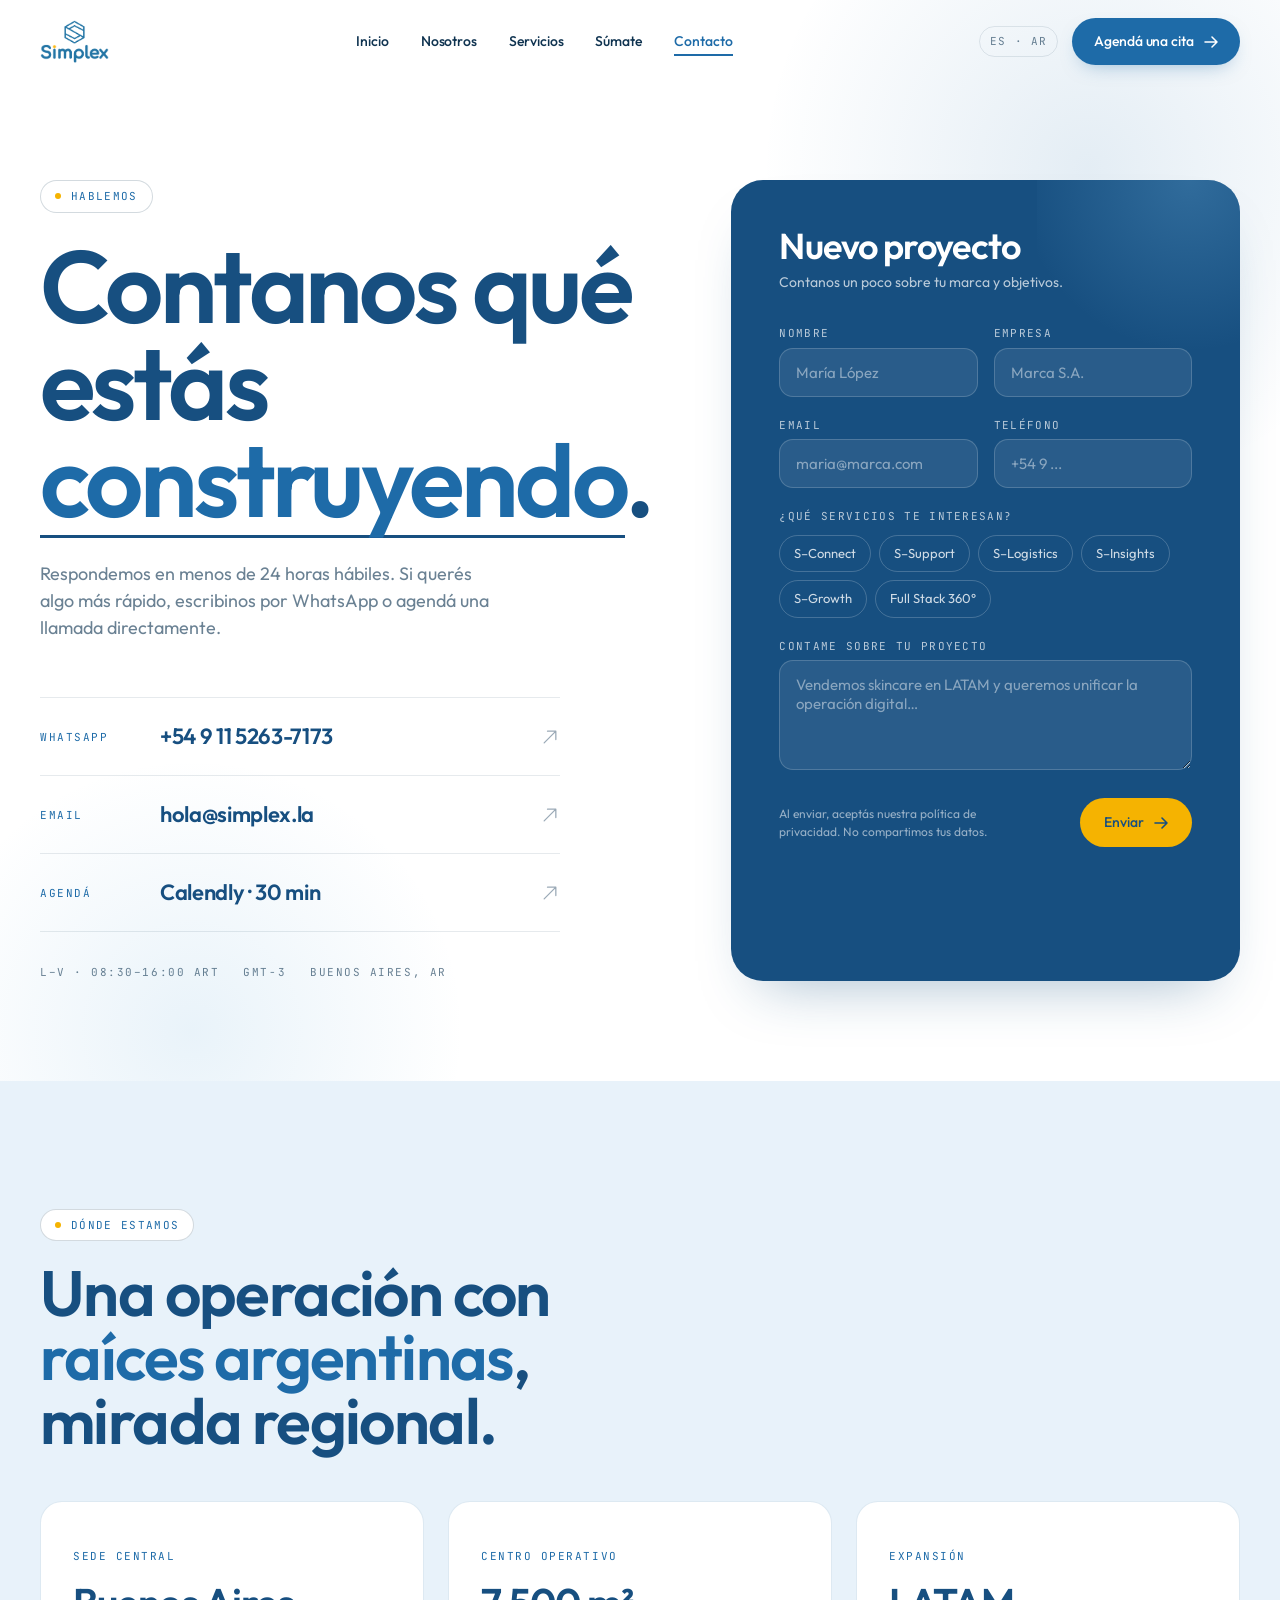
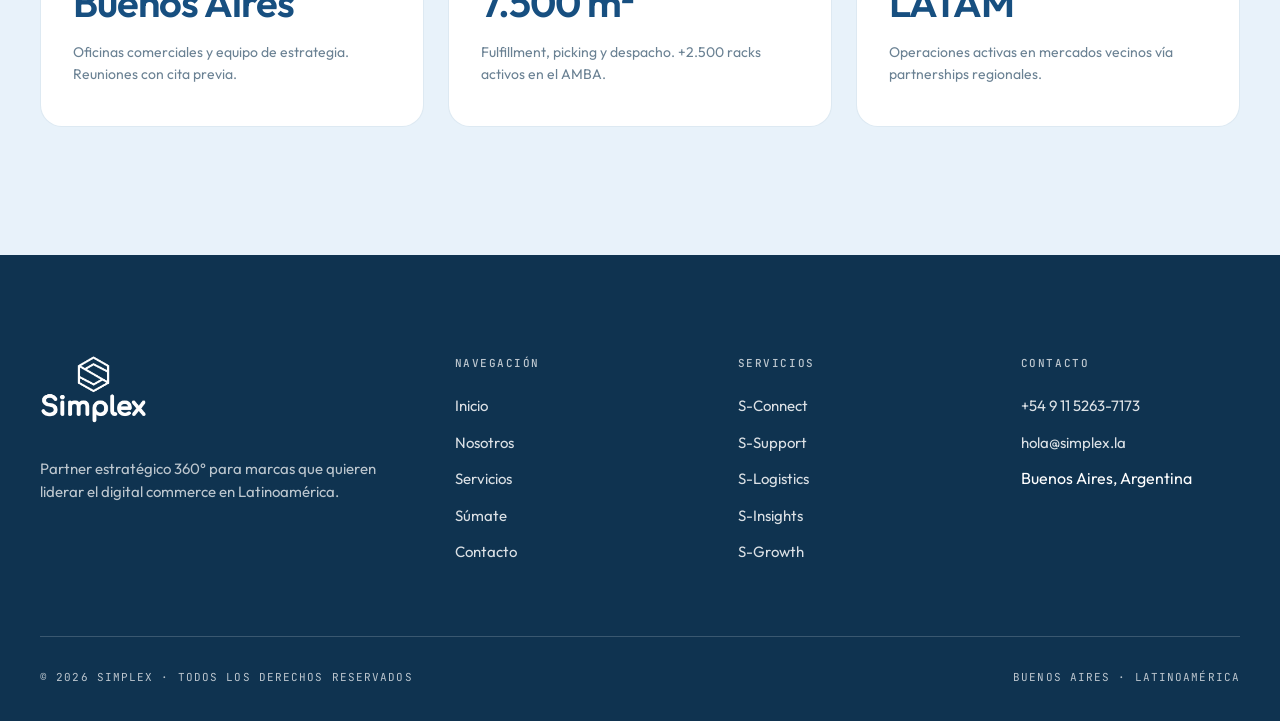
<file: contacto.html>
<!DOCTYPE html>
<html>
<head>
  <meta charset="utf-8">
  <title>Contacto — Simplex</title>
  <style>
    * { margin: 0; padding: 0; box-sizing: border-box; }
    body { background: #ffffff; display: flex; align-items: center; justify-content: center; min-height: 100vh; font-family: -apple-system, BlinkMacSystemFont, sans-serif; }
    #__bundler_loading { position: fixed; bottom: 20px; right: 20px; font: 13px/1.4 -apple-system, BlinkMacSystemFont, sans-serif; color: #666; background: #fff; padding: 8px 14px; border-radius: 8px; box-shadow: 0 1px 4px rgba(0,0,0,0.12); z-index: 10000; }
    #__bundler_thumbnail { position: fixed; inset: 0; width: 100%; height: 100%; display: flex; align-items: center; justify-content: center; background: #ffffff; z-index: 9999; }
    #__bundler_thumbnail svg { width: 100%; height: 100%; object-fit: contain; }
    #__bundler_placeholder { color: #999; font-size: 14px; }
  </style>
  <noscript>
    <style>#__bundler_loading { display: none; }</style>
    <div style="position:fixed;bottom:12px;left:12px;font:13px/1.4 -apple-system,BlinkMacSystemFont,sans-serif;color:#999;background:rgba(255,255,255,0.9);padding:6px 12px;border-radius:6px;box-shadow:0 1px 4px rgba(0,0,0,0.08);z-index:10000;">
      This page requires JavaScript to display.
    </div>
  </noscript>
</head>
<body>
  <div id="__bundler_thumbnail">
  <svg viewBox="0 0 1200 800" xmlns="http://www.w3.org/2000/svg">
    <rect width="1200" height="800" fill="#ffffff"></rect>
    <g transform="translate(600 380)"><circle r="170" fill="none" stroke="#1E4AE9" stroke-width="14"></circle><path d="M -85 -18 Q 0 -115 85 -18 Q 0 78 -85 -18 Z" fill="#1E4AE9"></path><circle cx="0" cy="-18" r="17" fill="#ffffff"></circle></g>
    <text x="600" y="640" text-anchor="middle" font-family="sans-serif" font-size="48" font-weight="600" fill="#0A1233" letter-spacing="3">SIMPLEX · CONTACTO</text>
  </svg>
</div>
  <div id="__bundler_loading">Unpacking...</div>

  <script>
    
document.addEventListener('DOMContentLoaded', async function() {
  const loading = document.getElementById('__bundler_loading');
  function setStatus(msg) { if (loading) loading.textContent = msg; }

  // Error sink persists across replaceWith since it's on window, not the DOM.
  window.addEventListener('error', function(e) {
    var p = document.body || document.documentElement;
    var d = document.getElementById('__bundler_err') || p.appendChild(document.createElement('div'));
    d.id = '__bundler_err';
    d.style.cssText = 'position:fixed;bottom:12px;left:12px;right:12px;font:12px/1.4 ui-monospace,monospace;background:#2a1215;color:#ff8a80;padding:10px 14px;border-radius:8px;border:1px solid #5c2b2e;z-index:99999;white-space:pre-wrap;max-height:40vh;overflow:auto';
    d.textContent = (d.textContent ? d.textContent + String.fromCharCode(10) : '') +
      '[bundle] ' + (e.message || e.type) +
      (e.filename ? ' (' + e.filename.slice(0, 60) + ':' + e.lineno + ')' : '');
  }, true);

  try {
    const manifestEl = document.querySelector('script[type="__bundler/manifest"]');
    const templateEl = document.querySelector('script[type="__bundler/template"]');
    if (!manifestEl || !templateEl) {
      setStatus('Error: missing bundle data');
      console.error('[bundler] Missing script tags — manifestEl:', !!manifestEl, 'templateEl:', !!templateEl);
      return;
    }

    const manifest = JSON.parse(manifestEl.textContent);
    let template = JSON.parse(templateEl.textContent);

    const uuids = Object.keys(manifest);
    setStatus('Unpacking ' + uuids.length + ' assets...');

    const blobUrls = {};
    await Promise.all(uuids.map(async (uuid) => {
      const entry = manifest[uuid];
      try {
        const binaryStr = atob(entry.data);
        const bytes = new Uint8Array(binaryStr.length);
        for (let i = 0; i < binaryStr.length; i++) bytes[i] = binaryStr.charCodeAt(i);

        let finalBytes = bytes;
        if (entry.compressed) {
          if (typeof DecompressionStream !== 'undefined') {
            const ds = new DecompressionStream('gzip');
            const writer = ds.writable.getWriter();
            const reader = ds.readable.getReader();
            writer.write(bytes);
            writer.close();
            const chunks = [];
            let totalLen = 0;
            while (true) {
              const { done, value } = await reader.read();
              if (done) break;
              chunks.push(value);
              totalLen += value.length;
            }
            finalBytes = new Uint8Array(totalLen);
            let offset = 0;
            for (const chunk of chunks) { finalBytes.set(chunk, offset); offset += chunk.length; }
          } else {
            console.warn('DecompressionStream not available, asset ' + uuid + ' may not render');
          }
        }

        blobUrls[uuid] = URL.createObjectURL(new Blob([finalBytes], { type: entry.mime }));
      } catch (err) {
        console.error('Failed to decode asset ' + uuid + ':', err);
        blobUrls[uuid] = URL.createObjectURL(new Blob([], { type: entry.mime }));
      }
    }));

    const extResEl = document.querySelector('script[type="__bundler/ext_resources"]');
    const extResources = extResEl ? JSON.parse(extResEl.textContent) : [];
    const resourceMap = {};
    for (const entry of extResources) {
      if (blobUrls[entry.uuid]) resourceMap[entry.id] = blobUrls[entry.uuid];
    }

    setStatus('Rendering...');
    for (const uuid of uuids) template = template.split(uuid).join(blobUrls[uuid]);

    // Strip integrity + crossorigin — blob URLs from a file:// document inherit
    // a null origin, so crossorigin forces a CORS fetch that SRI then rejects.
    // The manifest bytes are ours; SRI protects against CDN compromise, not this.
    template = template.replace(/\s+integrity="[^"]*"/gi, '').replace(/\s+crossorigin="[^"]*"/gi, '');

    const resourceScript = '<script>window.__resources = ' +
      JSON.stringify(resourceMap).split('</' + 'script>').join('<\\/' + 'script>') +
      ';</' + 'script>';
    // Inject after <head> so the DOCTYPE stays first; prepending the script
    // would push the parser into quirks mode. DOMParser always emits a <head>
    // (synthesizing one if the source HTML omitted it) but may carry
    // attributes through, so match the full opening tag. slice() rather than
    // replace() keeps us clear of $-pattern substitution in resourceScript.
    const headOpen = template.match(/<head[^>]*>/i);
    if (headOpen) {
      const i = headOpen.index + headOpen[0].length;
      template = template.slice(0, i) + resourceScript + template.slice(i);
    }

    // Parse the template and swap the root element. Scripts inserted via
    // DOMParser/replaceWith are inert per spec — re-create each with
    // createElement so they execute, awaiting onload for src scripts to
    // preserve ordering (React before ReactDOM before Babel before text/babel).
    const doc = new DOMParser().parseFromString(template, 'text/html');
    document.documentElement.replaceWith(doc.documentElement);
    const dead = Array.from(document.scripts);
    for (const old of dead) {
      const s = document.createElement('script');
      for (const a of old.attributes) s.setAttribute(a.name, a.value);
      s.textContent = old.textContent;
      // text/babel scripts with a src: fetch and inline. transformScriptTags
      // does XHR against the src, but blob:null/ from a file:// origin is
      // silently dropped. Inlining makes it a plain inline babel script,
      // which transformScriptTags handles unconditionally.
      if ((s.type === 'text/babel' || s.type === 'text/jsx') && s.src) {
        const r = await fetch(s.src);
        s.textContent = await r.text();
        s.removeAttribute('src');
      }
      const p = s.src ? new Promise(function(r) { s.onload = s.onerror = r; }) : null;
      old.replaceWith(s);
      if (p) await p;
    }
    // Babel standalone auto-transforms type=text/babel on DOMContentLoaded,
    // which fired before we swapped the document. Trigger manually if present.
    if (window.Babel && typeof window.Babel.transformScriptTags === 'function') {
      window.Babel.transformScriptTags();
    }
  } catch (err) {
    setStatus('Error unpacking: ' + err.message);
    console.error('Bundle unpack error:', err);
  }
});

  </script>

  <script type="__bundler/manifest">
{"4ee4ac3d-0b1c-4bb1-a2c5-ff1dc6b29afc":{"mime":"application/javascript","compressed":true,"data":"H4sIAAAAAAAACrVXzW7cNhC++ykGymFXiCV5HW/S2CuhTmC0Buw0yObSW8bSWGJCkQrJlW0kBvoQfYEecyvQQ4Ae7TfpkxTU30rrtZ0Y7WEX/[base64]/bedrUeIpTAYG3kTY7gTvWymfdqDhJW35UCxNDP9HOgCRSvAUaSekWnKyYkO5nD1FfbfzAIrcr+PDcaJEXBihFcolqO66JkC2E9JJNd/wEIgxMxgb2umy7QH4aFS8syBM5bYoCc7DmRkXa/HJaOzF/I8dLZgCyY7YNdOGec244KcaGa5giR0jifwLJtsH/8A23wKU28KUwe0UfIDhU5znF9KLlW76rUW/U7QfrcUYxE6Si5EMlh+L5lo14NoFugy7TG1NiezQGA1fNcrB3U9GlaEpkY1pNQzZ11eq0Qw0dsd7teqXqpYMkjHGpmqDAyEvrHoDFX+kwLTuLSmxtygt1koVlQNpjZJTvQalRGkgLRRaK6/pCyW8OTp1tWfUKBCyFHFqOHjguDjgpEiAZwlpFABcUhYygxyiGWek4oJSMARGiYk5tdfFIvRnwXFgNn+EbyF6ljyVaKznegVlpRizK7/ErMg21kRWPAbPHMWrUtQr2DOAs7uVLujSt6re2dlvF/[base64]/leoA42yMEEbVC6j2AX3bimoy1aMHwjDsP4pcQL/[base64]/ULpDA6FIaVrLn45sYeZ1HhMwihGusdDs9J9WVRtVfSQz/QSRqQukG9QpWRWCWJi5O41zl7aKEymSGeSJ7uw5U82QUlpjlGlTOzCaKs4B/vzps1o1KjedQ5UFXHvCBC3njLpyzq6MXHX3du4dC1L/wITcnjLYhAAAA=="},"d3888b42-752e-40b8-8511-9f9771d987f5":{"mime":"font/woff2","compressed":false,"data":"d09GMgABAAAAAAZoABMAAAAADOQAAAYFAAEAAAAAAAAAAAAAAAAAAAAAAAAAAAAAGhwbHhwoBmA/U1RBVIEgJx4AdC9MEQgKhGSEAAsgADCDOgE2AiQDOgQgBYdGB4EUDAcbFgtRlEzSeBRfJcRxXSwko8GaGu0rSEK9OeT37Ame5+m0P/cNAlZysqTS/YDQLp2uOkdrbV41JPX9JpjInticaMQSVTKRECFc3IPshhLlnEL9X0haNplWUHRyQlHA9H0tooCT9+5/rdU/qESaDngJEBIpk07s755rxdQir4tm1bgNDQWvXKYRslZWdQZK7FoOOWn53PHs2p4IArgBAEEwEAQBBAGcJJOM9OqzfQxRdAALAAI4ySUX5eNtftF0U4E0gPfpuhon12GAukKNAxiI9pYpEAkAChxMOZWNJzBgAXiP6Pu1C90/QbsgxenIvf/+CpWr/gDpGAiCHQVEYwLZqLVzOdMHfAHzBnw+hHmOzeuQjBsNQYkfAAE0QIku14F6C1AAYtPSQR2Blm5hTC+9GmcVq4qGnAL5QI5AJdTLFPkvIwAIxns8AD9RVeXkLA/APAAFaEA0GgJEozMNEIkfDYWHdIJ+eV+U/[base64]/mFxR3NRm3VhM5du/r3/r94ll7/+92CToea3uPytidHJyru5mfcifn02+rui1H+LiOl67umgyVTOCIseMperjxlKDj5qnOSyQKZNJYMikpWfg40SB1p6t406sCsz0aGqSNMAxB6YQP3Xw2zlo8pSagZtR1aTAT6CKGTRqI62b1U/lBdp6tp0+ldVGaZoaq0vS/eJLH+RMWis5f1syoGLJa3NXSVc0l5fw9Cycf+X0JZ9EfpjTb+zewlrdqsCX1zdIvAv8uQhg4kkVQV5sJjq8yAE1AJWgcrVXEGQ1rlF/MBaVzL8fQYBqfADUAhBLMpnU0cIsgi8en++f5/kgAAh2stLBv/evjIQ/98Vlp/5/xlK6NVeo3dXZSX3/fPT6+69//E+IAdo4O3cSkHl1b0fHoeLwWZThcP4cnZoa2sbJ7eawfsXIjH7DXjjZzg1rb4fenm1pxzqmmGP4U2PjnIQPkhiNPQaZwzjKS4e2a07vidM74k6f8LpNqqryovbti8qrspsP/f61nv/3QyHS+wy0ZnYdzPMOdmGPLYNiHbKjmkRo7BHIHMZe8vTlDN3uCIcv7Ii/2HXGYdMoLk5ynJElk4qdzvCen6YZe8Khm3KwdXb+m6qwhEzpvtiZkZYWCjnrW1qb6mV+U2tz3aUS7BW0jv8zkkIkSXiWNhNRSlNqm3FmX3TX4QTz/Hlc8XSDAKpW7/Ok/D3V13zarmn7AH/+8MgdAH/+8d0JsiyqRnsFMFEACHya1WqcT1B39RwIE/Xa6aXqSYB/GS57ThEAwOcC4CcOAXxko5GGlp5VOjqKA41FdwBvqXQChWSlo8IrZ1CjWd5AnWK5Bg0SZRWaFMqARC+1Ep1JwC121PHKGTRwcwFN7JxCG5F0oItqnkE3lWxCD6UMQS/1xKIPN86/6ccJjIBkDxQbTA8kvCebKNMi3QOewrADKZBVvktvLtNzIyxCkmd2V3Isg9FiIXgWmQcjKFtQiRxHd1Yxap0ezsrzWBwT8IrUKsOYsq/hSk90PJXJ0GMlnqTHUjpWn6FWbZ+w7XPln6L0VB+FFAUqKaWSCioKVUFmU2jJpU0luwi75BytqY7v3XwJUnn0NxKcmi0HlnRG0UA7cXrLMDrKF1BPSWxB1ltbke4/J/m8u20u3s9ieexWNxOS9fcaYP/m+ZooptxagwDCPfuAbD4XRbNoooshptjQxC4OcYrLDM7QqU0jq5fwg+pgbxTSu55P+vcp32DMnS7LD4XX5cFy1XNEevpMy6Q/zCL4cxYmabdVldc2Zf/F6jn9agA="},"bdbcf6e0-07dd-4395-a249-a164be4c574f":{"mime":"font/woff2","compressed":false,"data":"d09GMgABAAAAACKoABMAAAAARngAACI9AAEAAAAAAAAAAAAAAAAAAAAAAAAAAAAAGoE1G4JgHIFaBmA/U1RBVIEgJx4AgkwvTBEICrporgMLggoAMKw6ATYCJAOEBAQgBYdGB4kHDAcbuz1FB3LYOIABLu/mSIS5Uh2BKMqWIlH9fzxQx/Bph6htwkMRSkXtbrXS5GSVoJQaVJm2zimVkt3KUNAjuCli5Yi1sTgYFsdrjZs4iMcqwguWrsaMKcxFJUBgwG5zbLSF2W7ig17xYsv5/qvr5HhUlJ+v+Z743CM09kkuFDHW9u4x9ekmifQJsfRDJYklMp1U8BCJJll9eNrmP8LapvsfN1faeCIhcuQ4OO4OOCnhiDrhjlSxetkuyl9Zbr9Sfq+/v2v+dZqfJEtfaIkt6UuxQqj4fFjEiXHvfK2Vn+vc12nrMAHDAfrAaeKAbGdonUNeWhVaXo/PyTxsbtZQm9YQAqVDrGYcTc71/yuw8nzv67xdrQoheIIEAgyEQXjedu+PaBdYF1jgESRAs/qD377dvdu7N/75RxYl3gSBxAFpQmn5/c99zjz4MDdZAlKrSkIlXARjfk5XJbaUvy1LQOGRndxq/Pftp8vLasuecgsj8sOyCIexnEexaym8K9SJjCnXJQIIYGcd9D3MATbf35sz2/9YMYKLi+PiCDdmZp0pSqfQdKF1/3e/Fvh8dFoWSV7gOLMn3XhRGC/SzQhdXkWcYqr8hRzusuQQQ5lCFXPbuSzt1ubpx4b5gR+sUTA0W1XXDsZKW2oHC221SpRtGM+NREhFfgXJUtOXNQbtCn0MXc+8jUT7eqSdiBj5texMrZJvDadLFF/wGSGEULLbPm/NbUwTO9ZQblZxYYg03/[base64]/b9ikcmGTrb27cStyt1dWc5LFAZ766B8CZSED0C4PUAiFuLIyZIXZfKUFw9stxGFiZBrDh5hmDAQBQBjjuFABigsWPLlXCgKvirmiHPUF5LLjlb0CJuRvwvcj5xAKAN54bwdg6EymUcDBug2IJoruw/QonrfBCwD7lBY/Av/8ASDwc+afcLZ+MAe4gnkAihTAcTuLCyBtXMpw5z+7xzgA8CksP2fxeN0CMFKVFrmMcGUC4AKASOCbfm+DwygSZ+hOJS2TjCgaDmbjKIbDTb8OvUFNqVmj2IJszIJ9XAEskqT8NNH4Dypt3Ij3PA8O5fk61ApWe/jQUv31cNd6TjwMiUoabrDeZnscM+vDLxX/wVk9JDqJLDRii71mfGgxmTnR2Z+P/6v8BuDHSC1MPICLWRykDFK0k94hW13q8lzfUnY18Fn/[base64]/asWqZ0MUW62vQ2Z4trRUdMXy6TqanA00vjg3pb3VDreGuW1j6k1mpdtdqljnqPE0FxYoIVW+qzQ68GyXEco+h5g3XNWdeev+bgFE5IIF6K4DHquQHGYFFAWgZ/jvF7eMVPl0aBOUMizPqfydE/1hn+34g3NOZBjxyQG5BL8QFlsC45lJB6YrBQ0DCiRYFhhV0SAzqTIwajupI3DSBWliKKJdnUsPDLYP++eTRU1DPsstFIknvwRMiZd7gB/gRa4laQIpDRBUSUtplNfFCN0ztBbBg2+kPcNW/7UvFc1koT+KW3+7Z/MMxXjaDp67nh6fP8XLEEcDbaZoZES2+ysPQ2LElwbBvQ8jCf8SyEx4zs9Ung4rX9JZxkf3+0OWV7OnDBqJzLK5DPNXVkoqhVQB0jkG8R5rKnDcOENN8gz4tPoUjiTC361wjKLlD0G3M1ArDHpZkSzc9QJBdMqsJ3k5xG9/puUT6iyxGeRFyy1S79YIrLjic2udsOGVAzphnzffUZ+/j/aOoakLBDIaxEf8AHTh9Dg0AXXW1oNu+jOAjVErCYtbu9EhApauk71W5yg8enxc0wdUWyUL4TcmcY2O27Z/SbRw85wzU6l0GzcqFA551XlAU/omi/fd4r9E1cfWOeYTRZzXqvhjnDjoXBoUA4eau2iRqn4LOMmWBj0Jo6GcKJZIyIDPUxg0bogmm62A4LT55yU7VyJs4VNN/SmFOs0soqGptC3uB4vhwgIUwTAQ09F2RhNICGQs1vWmjQH0ydlRoM7S5elY8wlOShmbM0FSeZMvNpIS8UkeKRdBXtUQq9Mc5wQWNmjkTMYxEkMG61KbLZ6HvCGcwnYl2bIXwma9SHXgP4NYh6FajkU9DMVvONtHjb9cEghPJASFg8pTt92YRGlE/[base64]/KR8zZGMWQaAwOFe486JLcwXFey3Oc5VFk4z4z4krsPBXCMg/00i56ir45nZz31qnQdW27XjdhOn9jPq6QIqb/JXopgJ+aW/PkXIf8uU/fOHjpo9ov/h8GKyvTK/4fiOffzAylo3Cz3dVELT4UkLUEEVTZwbaad1DrTTZCb7A5TOvdE3rCqFbjRv0kkJcQCYWKwR2EKr5MhiBYWBnHaRQjEITAUSdKBHz7iFAaUzIsDDL5G33OUyKviOf0gXie1s3r6PN41DwFcr7jmuO+nREflNZzk+OdtJm0YZjxzA/f4ysp7pwaB7FG7uq+63SpB5mn13bd5v2I5xq48hPOr++pbsX+O9Q2P5GPlEgLBkvGFvRox/vYiT6ypLNopGBYUQIkJQSjgHMpwnFGvcfoTrzEqsApBCVQBzrkEL3piuGDWP5rS1qlYQlck5j/VS2HpRsOI6TNiJJtyGEgL7F1yrXRUlrrMJlNpFErbcGfTFU7KqheO6IKsa14YrQHRGgNZkD0mBaWyfHX0zW2Ck+/w6CNZhTg/[base64]/i2ohTA+dM6HFSUnh7NAUkSwQIAjwCrC6EfxEqsC9yA4jh3BhhyiJ66YZwx0PJCnc4IlJp/N4k/1sdeZpB2UQmf229ElSzjrr536fTVmxmawIF+txa3oDPq+BSuLdL76xU46hkvFar2w4cIH9oVUqdtGOuIUA3lY+9V09L9mSHkWqt90s31hpJRy2lyJUArAz698eEFP3209J7RNJ3r6b8s9vPC5FT3jD/S8ZtN9s3biAXDfA9T7r/Iym/yJp02mp6lJf7JsDjD5GZ/hkzVkS0A4YivIKe8a1Eoa0xhWdA0YyN/m8+zeWQE2eF//fly+b052wzLzxcGywnsm9pNz1PTOaf1Hfxtf5rPAVTMOFl2fXJNkusxii8si6TQzk6ktE/HBoCzkCsmGgqCuxNIlN4T1dMBjNFrcbXrEQ5ppX9Rod2p1NgNqtFt0NKrtyMCW3Do2CovdbglGJ9vSEkJM+kSfFtD58OVCLsWzLf90aCpDjY+ab1v22RBQBQRSyA3Yoo+n8vTulwr3cHZQ60OAyV+5+0e5sBs8Y3/yg8rU1sxz/1RXf3LdSCZVOAc4faSxQwnHTPO4gulQoWSARDtUCgafN8ExWomS/sO/N1KvSeabT7JrIM/J5nnJaxgErlnxPFmoZAaGE3/SfyIkibR+cGSYzoMzxfSuPL33o730XucngODMBWbGZ2wzYzP+PPiumL4n7z0wdoBMeO4t/wj8t37DdTnDH1e8bgNgOp70CJFSa1gc0ySskjjs3Y/YbAZD+gzIfrBr97TvnDTH3aTbm3mXZACeD0ibO7qzEWWkKxMTuZvVe1Wweo+6WcbkA3lgoQQr3yzkL6uWGmzhADlFhgO26YOb+K+BDnuPKe4xCJ8QThFlAOo8JT0qdRocQX/bVNtmlY7p9NH0KYcBurxxCroMMmAvxyqUQWYDZZwFuI1GUXMILF/7pe/LTSh2i++5KI3BDAODphKcfcXHYKLJrMdVugm0Vg1FCiYOx5/ycDOjUMYJB65kljccDOwb8GCeqf8DpzfcFkj4DLTI+LpYd9XTGrC9pD2ajVzh8fjzfsSzKxrJuCk6GxmJ0FlPu+SEZkRzQjJ+MYHuuAkvd+YcJnU8qcK/[base64]/+wfWDMvV9aLB4spJO/6n5y/WXJvMnuLgwPGC/m+1+s0Wu6G8UtSvXuCda/hauwA9Xw6KjUfaqfo8HRvxCqVmu+O8on+SbcNTeG+wADBSSVsltDZ++P7p4D9CCTz8ASYg+zVxzquvRgidqctf8wv4KdgYELcI2ECtQjkP0e8/zz3JC9b02BQJc0Nq2d+6pbm0tO2R+ey0UDso4OW4vL8FP6tiUppK7g3uYCAIGos9eOEtD9PcXvt8lrrRH896F98D/HzY8857ZDwHv7YOJ/l7mWHygh32Q2hV74seY+5UnHmz/61I9bjYeM+LWnQhm1ePCzAi4fPZnrFCYBUOZjtvp25UWvVF88/VlNOSJNkR/8NEHibDxGgOnxk/ZTo2d8kNRGeTNj+VJ8KzFJB9pGuKppiD65PXxnpiX6o3HrvNerxqQyQZU14PpD6apcyenkjea9E5VTgEcCpyURTtjwps4UWmbTH1Ta+tN6pVEuWpCwBIUrPiUx0uvnPW9Daxia625ddwKQNt68Yg7EsQLY5B/ds+sfdboox7RWDvL95S/7TAK9wlFqckY181k2OEvn3FBt5xV8wL1gsjQfbVCw/jYkJ5r+FO7pCKSNSyv/UPIUuyybubdo3fGgnTwVuetVI7T6URM/mQ2oqGlCIppdJgVq6f1YEuJ1R93+SM/+yH/1xFnuy9GOqKx9nOuaNxuhW6Un5PfCDUem56LY8Aw/e53liDm7emIfwvRr6/Z8lpX5dHHjsKHpJJD4M8H/I3f1d6liAHT6FDd95NxMkE6eLPzZipXLsSdpNXPZiPLKHcC1Xl27MXAYvNF9thS9ery8kfJe2n4JfKiydh6lzSKlix9dK9ElJOfk+dEzdHpkUR3luEVfwmsZaVBwV8VXnD57qq6qur6qqr66r7675kNJLvrvL3kq6vzTdwL3t3L7UsO7AOSTbawB29r+l/UvLipDedigRUPKDTMKT0sVjlTwQuNI6J6aUCUBUCsYomPA4+IkEFAVmBT1nIm1gXRKB2snpQgmgaTn4sgqTMFhRpTQdAEgRlQXciZuRF0JpWEW4RSkFk9K9w35fVjzDZlx1GwhQeNDklSD/M8jHmB+cGwqgANOmkESDBCACxQEZzjvWaAcFxwQ0Ox8YFW4+4zwLlypYpu6RCTLcIT0cMUZB5xSIEBmlmFDEQRkPDboNP6A2LQREApwJWKE/v13Tsybwbc22JjBYII2kOL+bEpiKCJ2hQyeRa5tO5FqKggZFWCFFdpxGVsbQ7H4zqCFIughWXAiH5VaXJVKIWPzkXEZpgFfkqMaos5dYRIEXGhGKUFEg1yulqVEJauWeIv5RSACp4Ih6L/X5ChUj2nQRvtd6UHvcx5CeDkCZ/02XI8p3/+rKGIBPt4LXMcEvPNSiJWcSCV9MIU0yHZ5FFICXU11lRrHXXXtoY2XWGrnU56wBt9wIwTxn5XUliRNViXlq4s5apG3VsXW63v7j7YVBva0/Xu9rhPkUUTQ9wJpCd7Q0Yfd4JJpJJWBvlkMO7UDzzEUNM1m+aKKc9mTitc/eJrW88O7WUb3VX1xl7RVV3zdd7YHbvr7/5XgCimoQG9Mqb1uB/+YW+Ms/9QbTAiFX5vn9KAYfz936v3Xn0kS0zAJ3HiRILuzgYb8LxLGCIYP04UIQKRf4ZopTGbTiPGXAFz+wqPq+b+G9VibZ8W/48wJeGymZ4OtXpc3xrfmkM3TnFWGqYiQjiNyMGyd13deO6ccdnJDp/p6umBSQcmyLSfYqE1QPpJAlcoQ+xC3jxRgCi2hC78dHMTDvT73n/f8r6QM/v/7Pyz36FMwNnoLs9p1lYSCt9/C779PkLTeVUBhSSzxwM7rb41yK0rT0/WVqjUNU3TlZVEOgSSMIr5QD1j7I8NzlcK46xexucJxkpCJU5pzwTgyIpiWV6SGDjKk2Tab/ZcHvie1512wMAf8YBdREpdaQi8+87/4vryAqGLq6uzoz/V4ZbWDqshC0hObGFHAhtKMAJqltekUlsOhMUJRpEjC2Dlh4Qi/UTdOoLJiqvRjKGpla+OiGOfgHo2LlcdJe43Nx8eYrH539Fk4KxefXorjh7lgdkidU1rkNf3H2K3dJeKJq42zRjf+/1+ktIhlk5epuBZolQOTYbSeAVuotTO2dsbdRoXdQhhhLTjuxx6edfNx1NTba6bR6ZBsEMWxyfDLsP/1/8notYbAXxX9r8SGQKG2fxyuen8jPOyAgKe4UG10g+ttg+3Vw+VBEv/8uz0+PT0XY2h+zPhJmDJgUxImXWMIg8Gl4Ogzvhb9gHP1yVEao3Gf7cqK2805zstJMlyZd/[base64]/Pnc//h4nZVb+4VgUUoQODiQ6WTpu2J6B/Dn3XKIiSDCrJaSiFdq4q2wpDlfQxPI7eiqT9NcNeBNsdjzQbOJG1Q1TD1RfiiFkOL49ja+NNhVf8Dyn9dT4I/CHD7hASalIJQ6ceOtIrWkWMl4dK/Pru4vDg7di0wp3bJ0PpbaXMZoSf3pnu0u8wLtKF17LHMzjA7bX0drXKBr+u7cRQR6DGXe5SKhMSITqiIZ/PxYS9KZ+UaLus5Kagh48QlYARpBkYAuCk9aqGDj0FAbzJwpvfeNNSXsDxBryyn0yCY+u02xp8c/XF4/I+Hfu48Hra6ujI/M1ti1tc9Xe+3p18VB3jW7kzixu6vW93ma1UYsgq82Ogji2DNfljs1EQe2+lhOzQUAGHTunO5i7CxE0XfLQQ0NVyOYYVZcIVbsenK7JUYqHUvCfLQlBjNj2v4hlTmDZrS2MNMrbBAu5IQjY6Tjt6ea20kiwSXuFWQYA7jxbqqdk2uKfQcx3o/SoTSLZ76WMxvMXB96/35/p6VauilhTGHUeGFrUD83fhf5cu5eVOVQlfDHcbnJfzxod1QH+qD20Wbn979lx++Yhx6KzmpWZ+RuijLHMlbaUAD+bHbrZi1zTCg5fBQ2ZzvexPbfY4fXrZsN9A9+720GddxNttS6xbc9B5JTKg8DcvKHq6e2wjnrIzXxp//dqf4B9NtTqM33RXdV+4HgQcazyoUGsJqIF4J/Ut2kDWgyfBpS8oRgbzCSsEqK5iN853Of9cW+Bg4NkZ+viaClEoknrW7026wuevMQCbQxBM0DMfG4u/Wglrfq4IG4Eriapv+7+Kkzv+7y0o6Io7Rkglc/ZGddees43Jl7vI9+0FuhzzPyojSFUmAZb0shTU01DAIB/rCc5ZgD3I17+DmHfDA7/eCKqyisNQzwSi3bZXABN3bWi4wg2Ar5OnG3IawbMYJmbA1dFIv53Dn2GMYlxUBcZ53C0ho4GL8pe7TIj1WkY/dAQ/Nc74iaBoTXeM0Uf56YhfLpmaz9ErgqkqiN0cU7UQVrme7GEqv3AwXeJu0DYFVTIThFqcxQppzhtjpI3C2s3QnQz6Iy9FdJ/DXf/kAWQgStMt5u47OhMOn87LTgHGUYxs6782g2/tYS7bPwB9nsd9SPug0s4mi7MYa2FBdREjNzYCGvLJJBmouYxG3JpV5k6HU2zOhhrHd2Pr78Q3SEcoK0aoUQVlYR/XgIfoRwz4Sxp9PF8XymM+mpqa7jjOn/Kmi4IEP/hVw4m26a+iZgrg1fOvHk90asEFOMipFx+m6piyWjAWqoIA31GBIuhMclxcZoCiS5PkKFbI2otl+ATJedNf2FLrztS7NAwYK2/dk04ODFuwkOan2Ju3BXAknmUCDh3WDNJ7X6/hbBmbv69A+8vKeY+DWPkYYGqBr+/n7SOiVqWKa6RSP9g3WMtsoRZVQOKQXDhfJidqBB6zOVKTatmcg3AIG2zxjEWt3JbCRQqYcQwpGRFjfv5HcBBUmRjW/zCkB7BdFJOTGh9Cl51RUWAy3O2qnNL9cJ0SFObshIxnXM+UeZsixq9Z1AlOO33hQVAIQKgmWwx0khxIVoqRR4plHJpHknoT7PIawaLlZNsEcb/gH3ndnP7eyMwaXplnUtZCe23tfURwcRfHNyfpc2zO7olANd7UoamtbTpcznEW57ddK+A0VFlL4GQShXI4cufpo7rsc0ypmx3I5YsodhewV+bgp1ceyKyFmiOKzEFIISJhuSQd905vT2YQkT618tByGiTd6+FK6ZaFnDUSDFC/qgoDJ0dT1ZeQGK/+2G1/Bh3TymUJFey4wDuTrd8c3jxAn1eDpVIcf3ZD+DZdleMK2S9rtDbmFIS+ZRcFsXlTkLvDV/EKitb+bkv+3RAq3M2IEh1YUyXKbFuGoQGnUb15zThjFqHuVWtDMoP6LCmFZlbG8Y+Du3bvDztfvlbI7dPf71E7/TvAv36FYwEnyBeEsAOL9Fx+CF/9f8AFwO7qF565CEkKEEYSpFaHetelc8lx01mzJvUYGojmwV1AcsLBXCL1BToGl8+GmBEtLgZCfZwAzFbaqmnEW6kJ8sY5ivXByjIefs9nuOESi6ezv+gaRLJv4DUihCUbHdJW7Dx0HnL+/5zvNhN9QVAfLfZz0yf0IMWjpPKULpoV90/[base64]/PHopHKkoI9PsNylMviQ1WdRw9LcUlO2mGqRX3HuOXijS/[base64]/nAA1AkCd+4dv7yfBsXBzH4VJzUTZQ1BcG9GwnwPDkAbNwQcr4+kZg+MMwfjgASm4Iu3Ivmx4JTVkN0nTxHE8cEC9/h0vY2yJ4iFpEYBPjvYj/nqZHYaTX3NIUMf61gr1tkSMgRKAEcx8gR7QNNDbDEN/CkalB/bqzvNwAdzh276e3Gyi4XcwPg8AJ0c2ih4dDx6//4ft1sMARMAFILne7v92cG39U/8Bh/hdrAjotIXFRZJJ5MjEuCbCRksE/xWEjqmPNoxqD6AVk7GIeuiJWdIud2FCRZRPoCGKkxFstTDr//cHON0mYxPoXGsBBjogOAvTW1ddjRHgMEmiFVxh4OV8/CfeAN5zd8pFCrJNYwcRgDJARwZWvGqABWd5j+mZnH1+HADrdHgY8GcI80xaW6p5eHDCZADYLlkS4VBZ/[base64]/zXXLl7LjUkaVH9qjkFkdX3uK2Zlxi6D8LbD/F2tYBypwQDzSCiD6YBy39YUoaWkhfTrL5UHxsv5B3TPnvwxclWVE13TAt27lYUL5kacWy5StWrqqsqq6pratvEDZCTaJmsUQqa5G3KmClSq3R6lbrEYMRNWFwBDMLK1IbGzsHJ5d2bh4ULx+/gKCQsIgoWoeYOAYrIRn0k5aR1alLt5wevQl/I9mJbNH4n2sldtpYEIYQDYMnWaRajIhFVcgW22hjvblNQBDF3cKThHLWwKbIGdUuhhXXaW1MuoFxoeOuB0ObgSAapk8WCU2W1aEBssU22lhvbgsQRHHXF0gVORNNkTOqXQwrrtPamHQD40LHXQ8OekHBZ76XG8YJ+2MI+u+/5Dc+lv279qv+tT/c8T/uP2WPXg/W3WHvRz8CBgAAAA=="},"9ccbb007-c089-4945-a519-d93c493199ea":{"mime":"font/woff2","compressed":false,"data":"d09GMgABAAAAABq0ABMAAAAANiAAABpMAAEAAAAAAAAAAAAAAAAAAAAAAAAAAAAAGnwbHhyBWgZgP1NUQVSBICceAIFiL0wRCAqrfKMTC4FmADCgXAE2AiQDg0QEIAWHRgeHQQwHG4IvFeOYVcDGAQxYiT7J/18StDHCsHag9Suxi0jjBWIqGIoQlIXnpnsSNN54/t13/CoFwpk5nUUJj6rZs0SaMuwxrGiyzHJz7jKVPwvif7pIMvqiTz7v9ytHSDL787St3h/CaPRWd40kDTJnCMFiHEVxiBFjFQMwcrvcq/L2qluu2r1sBm/u/iII9X/m7P/nemdeEnNn3/nql9FYEia0yUcUqpTYxJayWwDQrUMevjnrX+GhgIgiFhSwZCatb2vtcttjELPtuP/0T//0771lMr0bg0RTjBEL2iEKLjZ7R0kUvxTYg2WcFGuAqbdMB3MnpeDqXPyNUAQWAOTo1HZWjtlR9kpggWyNqOzUqiQlZfjRMjj9CGyqkTXvp5RgeHUyABhYm5TsX/o/XWk7f2d1EFwFtcHb5+g9XcJFd3blrk6lkWYtGCmnlXefV6dj0NpngmNdCKGTeR2UA8RFSdQBlelStCmKKpVVlhoyq90qK/[base64]/MDQKspQWFQxDaMAWRAPv8BeMtangDwKOSw3tnB6Bpg/QtnU4BW/x0ATICSAKpwAFGegwFA0ebqYAsjo7MIAH4gqBrlbW5UN5sGZbKpihjKByBrACk2WqnGHgQsAyiNVYW+l2ut2eRCXMzfpukUB/1ajR7Hfg0vj8K6AMhZkfOoF8Aq+QpPGfDfUaQFT2HgswCZPhte5mJU3T025Mjfj7sMHkOINcfazjrsqBWnXOdWz+3FvdkUAGEW9m7uuJOucL3bPJ/tTMHZR/t08aJBc1AC/16bvQP/7reJQxcLCPKqIk0VwGAi/VHFTZEZJKegpKbho6UTEBTSxa9brz49aHoIAPJhgNixzPCgFZKpvIOAALGbBJSFOKqojdmIG5JOlIPSwC7KnXSkamTEpg34fPMM4KwcpAUB0K1oSp5mAZYidRjtAdOq2hSxWCovcGYiWIQjbUbXWT021+6LMIachdNiAUDREyJprimKjSmaZy3HEF/R3DD2MiGG8UkUr4qin2e8MYGtiyJPNwGW5XmK2nEEikVBmR6KiPgjUigeWExFjKwK/vicdPx0zC+Emdh8pM8n+iiqJCQwqPiWEUORD2d8NLfa06TGLbW4VHqLNpyHXYrUIir4e4IfMNuWpWo1azJjVqLIo4eMHJl6Wk6BQgvMiYqMHhaqraRU3rfCbyJS0pWbh/HODOzUmpKduRVX0cQRJeMD+s8guBNdozvdzMmgq1aVVPA3bXVsI2sADHtKe9hsLphp7jdVFkq6dPRSvjWjEJEOsg3nk02xgl6q37kpf2vZ58TV3oq/5NFlBTkkiUBGPAb6NfmZWnoE0IT6V8vNw3pnqTFBzFDW5SyycJqIzRQWpYY0aMQLPHr5SS1/TdbVd1MkiOZCgz9WKW7RlsuwK2dzW0oKuRj0xE1co2usnb/b8smLIhkWGsTFxWZ66TSmMg/P87lyJIgoOwKV3t0QxXuqs7vzdR8Eo8MipjnS+5OCP7PNBFnxWwNZT78qHBEVGu1oJWUhiVyQDxSOvQthJRhL5ndCQ8IJfzldp7n20Gf+GDL79nZ0Y3phheRhChC0ZhV+65r3mfTvmif+Tv+hc6Ej4/vPF3JfgrttoGyl4QmqVcKgh0o++vhW3YCPE5pZRKwS/4S/L1C9dn1xbNl1zyhQ1iF+fmjRJU0xTQcKj56HdRi96/pHazLVshXXog3ng215EsXV07GGvd1grXl1NMlqnX0m1ue37LzkeEEojSForkfomuYsMI7AOtOutg2Z7pKHLUHmkT0yap2Me3Z61BcUDEfa8c1TXPOQ0PK+Yal0bxopot0vehBVCnlDIlx0MwPUO/Z5JBHUfxJ3CgRpuN1JlQbr6wDfoZGjusopx9vVTmSK03WgCm5sKh9BEfHtrfl0s7Heh1ZZUS1JqbywJpvpJGelD68Cw1Y9Vafa2jPFp/qqXIB5EzYmVaWAU6cmsYwtD+jklcmQvMFoTdUbGkDx0NrSg2sB6WMfXCLwnHu1H6eir6xMPvD/[base64]/9ujtONmw7aXS5zRZXs/EkpA6dotapZw+B6LWpp0dGE+/sFNAtgp3T7ww+HXltYWTrV1rc1lb+zm1fQ6rgvWdDK/X3vl5c/Om9x+pDYeUC8NHuRge1WpXroqA+jWDkqjB+JqEKnU2iRhLCz8JV4RVwrxHHbWfaigajgdAydgIkGcxUIhKmwxarQ6uzOSz3OJGZBPxwDz+4NHVZmcxWtjI/FTiXg1jyOsp7EMLJi5P0wa9tLFTiMgeUiqB1HZeHAyqLq9tlCbIN4utWRZBWau9W18k/+OSL9evi55klgfd58Xr9izYBRAT0Z+HVT0fu5TxQGV39lWnFxB++5e+fKKCdal7fE0s/VJP7SXjRSz1MhfuE1vAibsn3LAMs53kejouD9wB1L3XPQdwL3NRWCrSUudS8kfqClDZjBT8ESn6NgxoSsOs5baK/u1/8PMP/vPtz4kShOt71oCBPcqapOoe6hFAzAyq7I6KqYxIl6jo7sZt7JvlGTCR368stLrfRmIuWcr39JYtiMH6Ht7xxvqm5p9kfDgQb7ojG1yMroys8yZximAnK4XVbi3hRWkBHeUUWr4ffrjM7LedaCqlOb7LbzrV9ziBwx/MWZTCssNkYiYoymc2++CvOsNusDjEqfN+d3C0mp8tgcODmhg6JzuJUG1JaLY4b4P/6zsf5wYWJhWu3VwPIY/eOzE4E1P/7O8H5rlUR8Wv1JYcXFac/7Zlt3fTxW11SW02vGjcMb9bb7SN6/XDA2VBjf0skfqvW3tBQa39LLHqrxg5OrjQw7vNYbLiTzT7rf7m0wd5VZ1SQE95LmL49YkXFrs6Ndf80zXcsKdtF/Em5VPrIKHNp3AP2u2oK8UZPe3BuobODoFbpa2/i2b1ioqRcull6qMWp5ziz9tBZe7zqw4FBBoICOlpYh7e7nF2RYb+ALjNabBqdzWkL34lz2ZI48so9mXJBrFKS5T+s3ZPTkQOrsma+0CnVP0vVHKnpqTpAgeLtMs+D/dy1ambo8tMVFacf3zUEwTuS9JDRhGt1Ztw4RA+Fo5PBpj+VXjZaHsrLvBrwl5sdIZy3Yumx9CwPjDYPyTUBK63zOMxmj0mn9bSa+6i+5jabydRma/bz+nT981tjUMxuoxlvw81v0++Q3oI2RiNurS3phtAdJVZFICSz4QGZnLadskoCHXKdnfRYiorQ1svm/ogGph/9AywWJ/S+tEKoQv1ywsY0qruNtNqu0xkJwrJiJaxGpvM1mKGZceh95ly5NvclOcOzF+5RMGXnScYIMc0+qUyDeBXnvm6wq7mj1Wm/k3qNesJuNW2jALvjzv7xiVCwK2jGnaaPJsigr+XBkLrp/jvZfxsJp/lBSUpSB+QiQbvT+JH7I2NpmBVy+NVE7oR7M0xOX8fzXe2xNWb/3/UvCLMqKrKEL7hLEfXqc5k1Ktr1fMctaNJYXWauuZjOO+ah2bbokUjsCLTfiJvNvkPQ01Auddd+8NZM5WXRvA/eLhiovwjO8oUvCQQvCfkvwJWrXs3uXRpw3XTlCX31BdWp66ukTEQ+krwg6sKD5enyipry8pqKJvxP9VrBxq/87cYcu6RvZXk/vrvXizcLUyJxnvAlXBrhjb36N+hjvXY1bF2F/[base64]/fx/APhcuoL+hIABtTTV6T201pl5b068mgzEQYVmZqrrHrHRzT/QP/GDdip3vHgxZEwBgQkopv78dkRoijbVI4JIg2tc/h7EmQPf3Rpos1W2jkCYBLhhxGdZeKOlRzTFWDosI0uaWlgzZvxb1g22zWX4NUWgHul6d8PpUf3ZNBq565AU4D7bNod5bBhAAoCn/N1z7Avy7q7BBmRqtaFGLDsMN8Bh8hQDKRhJohR1oDh3r0q7rrlbDFnTgACHkRSoaQ1NoAX0ijAzLomyXvfIL+aX8Sn4tf5F/yQY6gy4hG4dwHKfxJF7AD+In8PPaoqRO6tn6f3yL8lCPUd/YFrvC/mL/ssvUEdUiU2SBvBymw/lhg9wmWzSgaTpDf4AgBjCKGGaxjJ34Hr/Bn/FPbNE23fUInohH8WT2H/ucZ8Xzmnd61Kd8t//kP/tvpgAEXjCWAiBQvpeW7+5Gj2nbjovACHPGslwsAkHIb/z19a+feQMO+BzW16voVS8WhRQwRFA7iIsQBVF0B/qSijaZTGhamPQ1t4CX5Grb225WuDTdaPSJF+vFyUmZd/eCrb1bqCjSThOIVBupsOP+7q/ZlcD2PAB8LTvprcRWeo1SOpeyLZaLZVmVyeIlcGkxQ0oR+HYWV0gProSWhctus3kjs6bphHQuFnMweLScks8HvV446rVaR5mMTWmtengoHPlBkNeeNmjEBTlEjOq//67euHbVca5ev3755L9R4Fhp0DTlttOYX0LTyizHn7ple/zl/kRsT7jxj8vtHg7P9a1p3YrFWpUu8EpKRvKCeiHdAL5UTN5IgTCs4/[base64]/GjOm74DId7FSL7RNplb400wrRdEHbGUQkpvQx+Wgplq9XB/l1UH1YwohsKxE0ZCothsur5QLZ/rg83D592EPiMHzHC9/midjPo9jsHZ9uTt24VqjwtnJo2TCfedamE3ZKR2lGWlUr6t5FPJPNsQVIVCdbqAL30uR9WTMs+E1juN7ohBih1bWbl4Ed9JyJ/6y93Nd17n5WVEeP0+GlPVYhGk+G1SU1HMSJ+8O9AsP3no5EZulG+9hfyZv9/x0j/85ddjnxyuLezvP2u2+ShQi3xB/Tt0sGWE1+ab4m+R+yp5bHRC9xMnNsPlRx97zGq6qvBoIFGtVvZ2qaZIY7PpW+gx2XxUEkUjKSIsp1tiyKW6W1JXjiVofYIebw+JAF1gCYQIElw/f0RBrHuhsAe80VRKR9OymooC1vDjj7eHOjdsmxrwral9gX27BPrGa6BsrBo4B4jsUG5Sam4b39KQwJ708IKWg4C2LHB0hVeTrVHs47sYC/O4uyJQVWeQe5LDC21j5bIJvVTKHf3avKMoWb+2aSu7tQLTNdevxfYbST1sq5OFvfr3AT8Bq6sq6xTPmeVNh02uGnQHG1OTgXK9S8JJEeKhqCZEPEM+hZxSSRO5Lmo2z6fWgTxvRKk2+lm257RbvcFgCIFrZDMQouzwCAlC97BwvcWsGnfe8/AUi1saAq5rMDgaFtPJpLEoPfzEk489jIHHnnz8oe8V+qApEQfDLAn04CAMMf4YIYybZuFuPl/cqQsvNROZVIw9MKOd/e19NpqMszRF0xTAd8ElJRIMUQAzU8tTyKk7iCl81ZtEnarJtoHrtspye86gQwliYavaGZBgDFK2r/MdVm71dlB9ZGeloMfIRUyIn+m3BwjmOk65bN1FzfZhC4qomh75Ise7UpoWSGx4rnzSsko7+dN/+m8yDC+E1TTeCDk68Msx+f69ezdiQ8twMRILjvKbm3r1irXv0GHt+LJZa8KvU88AnuDATCBcKqnqg/fWpJaIC8oLtSGfKWMsud7OQsfW6cq9M6aw7VA4NS8Nuwl7HxsIewvfc7HU8nLSMS+IkhxDy7HY3h4NSPf6qd7+tqRsW42MhVjWSMapk2fPlsXJhQcwmafWy+LLRTMp59t91x0BMmFEogxs/OX+5e+3HxmstsrFYhICDxvbSE2JtCeahpBwvrCREc6smEAmrLPE7hSJL4CLZ9G6Q/gqOFsqHRwd7CByz+5xknTr1n4bS0aK2x5Pm1GfPtMWjy3MLzTq9Uq7WjImkCIIURiMsqq9c8KWjeNoJ91lE4vOcV9PfeaeQ89giaZbeR+AxIjURR9szD+99L4tKUpckvQSI10CF8G56ZWVBbxmjQXGo8MaV1BkOZZIzKoPD9ZN+HUYCNDKRpRWe5Alg9MmvTjLxK/XHbC6GiR6/[base64]/FZEtvt+n5kgahWu1QGBY1cPnKCMzJLoSeWGhkoMu2w4m6Dtb+LJtru3YzGBRDMuCH/dqKJCmh41yptZoICE266EhGo26hj5muYPmEFy9Wjhw/[base64]/1qy80n37y1Z9ruG3jYN19AFzAAAAAAXzzkIP5B6pG/IsBBHlfYvxA57oKCNlDJkQhaLdBbX8TaEEEtbZvZNNtEIMwaMIRXDtWhSHb1xz2uwkrXNlkezjsktOCxhaZoECZZ04dK+BWa48qQNQOgjatwGS73NiOZtuvxlAGLRDgg404rMEpZ40OrY4p6tJhXzOQdhAT1uAq+/oRtxaGUeIqCQBsG//uAN40jor3JnyifXUIAKbJsECFHeZnhgEGAIXWgQWInQEAD2JVVRFB2bBFDHLR7yILTLlfZENDjosc2JRZkQuStByRC5oUHQMBZKN0xsalSuRANvwrciEdfhXTgOdTMQtUbhazQWGrmANNOsRc0Nlg5IHL/Hfmg0wAoMRNiojxmBUxIWpQi2GzCNMiomJmtIuLidv0NnJaHFSnHuFKxJdPh6HpdFp47YaDFzWnToMVUMZIuIUJEdNENXMMOvQa0UV/[base64]/OET0ew8iN1onTFcd18evTy61v4udqv5XNvLFblSjPp2kOh8pU451dEmuRXXy5Bm3NdyzedFf2hlZ3/PS77Ruh7Djtvue7aeMTz+WBrHkfJ2lYeoWpK1D6oY5C/uff78J/WhsjGVO20q/u1xN35ct/5SjBZI7ZnndyjXfm4nqWgPwea9ts4VWsMAbVkyiWFZF3QmrDvBF11822/SZiLNmP7n1ba/sgFTbTjDruLRi48MZAYYfRnFgp8eJpYhmE8m4jicTxBsbZA2FFs0GLzODUHT9usE19BZq4AzHJzkIBBcndpnPIiGWUXjvZ8Vqyhx4Tn+NpeLwDNyneaFe1XVqDK+JlURPC5hrlhyqHdoWUi337ftLQj34VapzlqEZch+z6yoFWppHp/mS5b+a9779JF7vu0/3uvWpdtxxqL9kg11NrZlsHiv9R6YccAAAA="},"50a836b3-1bfc-406d-a59d-10947a3a8ab3":{"mime":"font/woff2","compressed":false,"data":"d09GMgABAAAAABcAABMAAAAAP+QAABaYAAEAAAAAAAAAAAAAAAAAAAAAAAAAAAAAGoEYG4YcHIIWBmA/U1RBVIEgJx4AgwQvTBEICrBAp3ILgjgAMKEmATYCJAOEKAQgBYdGB4xODAcbFDkV45hVwMYBGMi3y8j+/5JA5XAdTws+AVvjEF2puLMtrr0Wp7Zzd55dd+ROfCNvjpsljMFQlAZhjhtuWQ1F99O66DdqagHRlAWxHNogICB/YVCK2HyDfreHFtmSGasdIcmsD89v889971E51oggDgMUwUYmPLTBQpmMTRQbC6w9dYWTJfvZ7S9/dEgR3WYP9cFCC8QTytP0ePr/A9rcmfdF96zRiu8JMowg5Iqsq3Vz9VP6EAOgLE2HFv+nzvozwyiMhAQGB4GRCRtD6O5d0dwVFULgd1V11dUhddvFeDgk2V7BWmAGgQjx7/fN5UzgYP4mh/R8jUAhD4CE3FJsYlt2gE7T4pw7jUippGXJxp9R6zf+ij1wQvPupQBQwEVGi+zvbabtf/v3HdiWfRvUdaGd0YWg/ydjabeZFGUqV3tfu/sFXh0ZpEPpQndGgc/A0hHJDhHJZgVlc5mKukwPDBVg06RM0aVNl3Rp+ky6qIjTyQ4MfxUx5Itvuj07x4AdYVdWEi91XaGornCC2/ubfbHrAgENtSZ+FwpKBEG1jV7ZLE1JZ1byFCulHIpTveLlVzpsU4L6lUETStz0IefMobFgt7JPUjns2N4EwAZFCubRJsC3309BQAA3NxAAYmSyo6q/fB2Qj33PTEAOBgDOVvzPjIMQAIHFyHwaEoJQj1YdigpHiqE5uxfiaA4okB/bBSfB12h3TZeoT72P8t6M1kL1ose1ntLzgxA4czeCHlouwFaCJuYAYgAASQQ0sdTkAhRCMhSaVFRpYCEspSttea2siQYrpXeLARUkxH1RTUG6R1NQJd1AN9NsaqPF1EMbaRMNRfeRAwg3EAR/brgogQ9QC25w5NS6/[base64]//y/DdSpZPkIv+fQTK1JUAejyQ5KoBTTqry0RxP4dnCIDP1+UTxeqGdXCz0JLqVSmiDLQtYE6GnBxQ98cOEwGtB/met8bQyw9VUkGfaYryyK8BeRSDhkwlCZtagETZPt7DeRgAKK05Bdhyu+GWca68mgZpFYbED5lJjwED2WfPutgj0UQlR9Qlbh6hGVpEGz/+0td9IGSmiFK2YRe7aaBpWvigFz/HqI7d66wm/N9CV3e3EQZ88CBApk20dPQyZAIw6M//[base64]/VMQ9eQ7mNlhzo2Avwl6gp+pIWA2fRIJCNIihpiZATDFnZILNDUp7/gFP43Vqsq92H9NsE9I6iZQVePDGjuaSjENqyRR+ToCszkgYwwe+g+uJmz/NIOdIzma7UeA+x94kNZYsQTJSy5q9rNaHgo8RaV7K0I5aLFUhLEA10HAZ8FV1rIDQRFcee4a/iB/lqLO2CYwo5hcxghMwG77n3nUcfOJgzXewq0++YY5btcueX/NM32aApOwmae2IU02KHknvveX9nbECx0NUtXbB/dQnPcRqPJ0JRWY+8T42pBcL/csAmM399FoYJIXuQPDF9f7QQ7Qe949Lz6U7UkXJ9Wdk/L3ui4i+oWmrqNho5VXI+oBj1Unzo99a3G84JabTQG7pYkw8zTO+FpQmdkpN2rdB1UwdtVzHbs22hMtPOpM39xKTYzfL3Uo5jBErUak6BZaVuRaJdr92pxVyGVvbDQYaDTEm2//X4XP4la13y9TWXKrPUzerI+FJcWP9U5l7V2FMNmHVq5fKXLZqlwrZodFtgfeHv+/rd3WB95r07Dyu4u/XA1EdBqbXb/o2j2bvA+0bzyQN1gcVmkylhV1juupK63pc/T2OAxsu1m9qF/5XK/9+Pstmza60fUf0bJGf5DZXqYRZ6wzR5mGz32LvF6eg5drJe1h+dhWysqPZWNlVpV4XAZDe94OGmB1SgzlF5vq3mpYE+Sl9ksGhyNR9QhtdNRs9VZUeOcI3pHYrj17HghdxIeuHSNDa4m3nl6eLL57lfXr//47hPMXZsncQL/FO2+oK+przNwbWnhk2U2NtsTEtZOt3d2j0c6FoJRxffOnTUlte42l7356jybOf9TQOTvHg8PdIfH26tbGio1GrLn3dBKKKrWuFrqtzSVba2pDFW2jmXlzip3yJ2F8DfvyAuziO0pLAq7znQXdY1etpdtlzuyrZhlq7cW/brpCatnWrM8W1h3TdkG2Ro2jYeA/7ED1/qZ5Xv81i7wdNsK2FM9mno91qGLPY0tCs/DtlSwrPtUd1tV4fAYDRFIvcxmqMhn4pI7zXroLV7mXFH3ZDwSDoUrXdWlZe7qyvl6ItNxbH9qaNWOHbzMmnbj6Y7fZNxyW+vrz5n9+9t7HnS5Hmzl2iPytwHbPDnJwQtjf1tsvbz1tZcmK0cHOrvjHq8l3blH0gxpuoy0tAzd2PmfrhHmI4Y2b/cbDP5HuA3ZyalU/3gKrxWjqchECruSx1LtqVRfW1NLE8z76ztb2Lqs1ewcRVYdi/vH5FFdx3kzKhnUOlaXp8rGYPmPnwdB6gKv2wuS1L0q0+hb2ajpc6OeNw3zcrSztPE223bVqE/LVVIjq8otTyuYzi3PUP3YlvIsrzdayyrhY/VlhNKof/E1ZcfPy7Zaz87QCo0fGvN+X1edozZ9MC9vML3WsbMuxU0t9nCLSwuGOW54U1ns5p5PyfCurNTJmk162ZEFQ7ggWd85L5temmuuS2cdSza8K9M9c36V/H9FgdVku3L1nmFfqdMVWeOcP34O+rlUYupoquNYaqClqbUJjzSt4zh7Ule/H1f+8ewEsZIq7M7S/E6jZOa4YX7VWVz3iWUDqelXkrKSv5Yc5nrGuSLO7a1x1uoDepuhKat1rq6YhapQuuQrpZDr43rCHBSfxL8YEgrFDc7IpqfXy3Yv/FEcNlTADtihyaazRan0C169QSVTyAWswCTN0Z/w6AUq+Y+y8jl/i8JScpgbHOcS3BaSzdfDcf1T3GVL3tNNVfH/[base64]/cK3rT5f/98NeVO0F+1ao8drvVrQ7W/Lvcmt2W0afhyg8ZOtK7Sfp50A/CLkraQ1w+IUhTQxjLbeBWxKVkB+6gjywbXnaLQnuJSEI4C4Ht2jyIzSJ+tT6luFTUz0N/lxrAJcPeUtCm/[base64]/ILC+o066mwXuty1bnan+z3qaW9632e+SWW9NEY5rIo5jZkyZ5+kYy51tRu97A3v+tiXvvdrRZSCWtvNNdRXf4Pt7kBHO1mue7vUoz2pZ/S8PtWf+kf/G02LaAW9dptnmHWlq1zNxja1ue1bcsd28s7c03txy1vZh/t8/x/DiJncs13Zua7mfOe/gRu7qZu//T+fkjfdU/fGvX+f30+P4mU883O/ljf0Yo97B95p77a3x/AvfUUnaVPQhT3CD0JM2COcLfwnfBQ8cUi8IAbFYXFJ/O0EIJAglwaIOP9njK+Lw2vMad7H6BHFLiqzs6DrE0/+euSvJyZsGpCTWSp1y42P+34DPBCm5aFrl2rYM589ODsbG8luYNHsSGws1nfd/XHDNs0Z4zbtNDxdpZZ8BHus070vT3w2jww1CBRhhKnL1tmbOR96E5neprVju8TIz8uZdYyUQXe8glc7EkQm0k0u4D3tDZstd45F3BZI8dE94xLUpgrroKazDNsWpTLjPCjEA95gMoWdO1PbsrmX+Ied4yy1084O3I/YXKkoqgJy4GxlIqD0HgflcZrWy2XF7d/B+lA+0pxRYtYMQPU9nWRbSNQsQU/tws2R0i2kyUUJOHzalKKkl1xOJNQG2Q7uIPvNX5uZcbc0W4CpzN7HTdNOQN0SblzIqDMXWi314h251swYQRihZ14T9CseI4IJQiOVlZX+0N+JKmSz3zgJJxLTn2aUieHslrwYS7IcLH78OOXUC3Lgg0fXDzWbOBKhfzIAsXR2SezgenidszBD4sw3P/9udmpqdHTQXmGnvzIlhSt9TbdjGucliwgKbxVQULOAlaKaAHv2pBiffcbFpzkb2+NZ4O2xcLkph1oVBw6VFpJjBjEPrpFauTwUJjP2VRQ2s5q3FykRGfe7hZGuz+t1NryeB08wJkLIX/7yN1jkIcE+W5HYYBpqDHmuZy7T9z2FfXAniTcKUWqPg9EdpNJZv5n2IJCijJgEXpmFHui5Rt0e6/X+8iQ/gDG2aZuSSHo7dqQkf+6V/FXnfCm1I2F43MCmpwOQDSdvwFIaC+UCUCF3cLdRc8efs0JR5C2QZO0aqk2QhD+CsrHd8I5hZASyv3k0AgQhfAzzNg2KLGSzofe/38n1/cuFarW6sxCWhcTu3QkBENCyTCwgGS7uYkX4EyK25Q7Mzzb8bX4222j2+iCymdQGOwEtS/jx0ZGiI4/6x9GNzm2LgfsTNh3DThf4ybm8X/tvmKr1wyUN20NC0KXtDRBNBNdSuHv2GDRwXpd7Nh/QZEk2nEdVEG62SCEBiSVjlflKl3aVVRKJkNXX5Ff+6/[base64]/[base64]//99o1BtKfOZcbkixgVpALYVQqsbFrQ4WOVfBlm5j1CvwuBayC85NAZq/0Fgw79A96wPLLQlnjHEiXoTAVuq1Bu5QgfLqcqXCNi2ufdlvrn73PMb8xYTMua4PDBKBoh5gKsQ7OA+arR6GbkD0Q0q2pfQ4l+MliYGepbaBemVZytzvcZHfmwWFyCqayyKlYp/nURreXVX3u5LgEyZCIs8tAraFhgZCMh36QUAHN05Zk6FFCHypWqliqQLPd935OZ4HuNjrbBJ3yHmzzeCg2uqLaXHQbluANWw+AN4XWvv30NZuhbMhEbIIAPD1za/ntlv+5VUNWH9zfyL/Zm0B+KAAAAT497sIKhjxf78CZxCCpml+gglhoOzPIB7ZfmfR0REcFaHhGUcHC6HfS+BmVISGV8ri/[base64]/1VexKDTQbcNRE1a5wM/jszZNaYiCmFok0Qhc74qCHDZp415xg3zcFaosE+U4Fg3Myi5Jv2jMlLM2bKEKsWtXy6kqtp2mbAVIhGm/Ts8pszs7HxS/W1M71glKvwPs9ru0RPdFofcekqMXHzpmaGa/UVPAf1Og4w0AbNwVZTw7QRA/q41azZGeZzx0ndZ8929ZBoMDir9+vry2tP1gi9taZ7TA4KzfiubtkBBP8TnAfI9EwUoQlDeIRPBERIRERMJERKZEROFMhOSUVtDY211lkfSxtstCn2NtNKo5NOzyCDUaYtTLJSVrYcucws8uSzKogzG7tCRamuWIlSZco5VHDaqpKLG4ugPo8q1WrUqlOvIW/WyMsXf02atWjVxq9dh4BtOgVtT7CQHXbqEtatR0Rvdtan34DB0GTIsKgRo8aMO+CEmLhJU6bNmLULZ868Bbvtsdc++yUsOmBJ0kGHHHbEUcekHB/2vLa/bTb7jhhMaG1WICCRWY5BhwIVGoTFSFqd1335GUMOk5wAAhKZ2axCIzubM81V2vCPl43ySR6ACgkyc1PomodFy72/bgHZ+AMDnRV8FrTITiMWAaYV4vkjAY0hoDE1DWzn+SNLt//f3GbfEu3pVBr5W2BEiYgUuQn0KFGjRTS5cpzkJBCRytxmNVrZ25w9nU6jOUBEjRQ5SvRjx0UMLVL0GBGRjy0Xs6gR0aIfJ6az4/B0HqVLYLUABqZVO+/vbe/WUlC2UhaMxC/gPa2I5Pu5N/wWsRWi2EiCd1HWDPd+Xq7urGPq/n4+3+fqGaPzL/Zd2t7qfX18E1YdI+GOitI2WoKfstIxrgj5h42LgVUJlTSdsWOB1UiBsMgCq1NpL+3aGNN3Cx+capbqj0nhFJxqSmP/Vks33wk="},"feee2b3a-3abc-4689-be53-f45279be766c":{"mime":"font/woff2","compressed":false,"data":"d09GMgABAAAAAC1oABMAAAAAdBwAACz/AAEAAAAAAAAAAAAAAAAAAAAAAAAAAAAAGoJLG4ouHIM+BmA/U1RBVIEgJx4AhTovTBEICuBkzjkLhAwAMMVKATYCJAOIEgQgBYdGB5FVDAcbk2cX0Ns3QtytSksIYPmOQmDjoIANnxtFrZqk9Nn//2ckFTkqKZK2w964D+VMLlVWtrqrVZxODZxNVeMSKktOkk+dd9GYLp3izJnS/Ov9zmhmcJF2uKIJHe3Bs4e1bS7BGWof06tgiQXBECtQIJJvU0IfVEIPMkwvJT9ScEGWTRaMHjm4496iQII4vUWNu6owj3PtMKj5d0BH68H/LOOL+xdKsQ7wYn3brCeuRTdy+wqP0Ngnuf4Df+qf+15cLKmYKgWUylmmlEjl2Z3UWR2sbh/tALf/q2r+jw+QICiKso8uTVZKqdt+w5qZRU76sGTOy5a11rl2XmnynaECkgJJQH2Msd/bQ/yBN4aWqISMp0KODCWIl8D/TpCNkbNPgA6prSJJClARWQLb+PpqBF3LklgB35Bz1RgS7mY2eCHHor36668aZfeL5or+vw0pGCMszhAUBxTQARxdjtyFeXpkTual+XLzGyCBZJiZqEGC2xf385q8OzTdPe8/3tfMaB3aRoU5h82AlQK8kx2T1ve/n+u9N2DOySsCCNMA7u4HbGaqgRKbtQUCBahZcUMw2eOnwNM/g4ig694I8LYqPrOBefaH1h/KPQGHPYSbdjOpClShoogl4ZJLGkoTJA1+JcFmVIw5e1NetNurGi9uy6Z2L/vKAs0FmaRg/PwCYWpeKP3pzSc1pkFhy1mWoanShIN4lKnuwChc6UU4FEE+L5EoENJiHUJI/t5Us/0PwEpQhjJ45wCND551hiq3AEg5hs7Vuehc/f0fwMcmcrEExCUAyqBI6ZbihWW6AS9iAUECQFgDU5dSWGVKTnSIuQ8hlK5iKDq3radP03tc1IXh///3a3nY6BtMI4lSD35jxC9u0TROhfQW6dM0sjqZJBo9JUKhBEJBRXSF7LiFLXA6961//x2m5uEQt7c7L6KbhVbkMefnh1FKiEMudp6XbTk5lRqcJ3hhN2IQmD4+9VsQlo7m/[base64]/aO88ZqaOMA0OsEQJEJQqBL6HJ6gkTw1azrPYDJqkTToqx1C1tgtL6VpfsEIC+7vQNLeFkFGvb21NtEoN6D6lN9tq2eXVdb/ALhBwabx1YWWTgKmJ++Kw1L2x+Kwr4A2U8thP8EVcrjpfpgs2lhi/JVYEGV9tkarmO7C0XO2U4zAHOqar9ptkTZiJSCJLDhDCC6AHREj7koEy4UZVy7/MrTWzKxk7wksr5nPcvooAd3/aoN7AqINHqSQcSDAfSa5HA6jsOX4dHn9YDte7I4Opchd9TJW1rJJX6XKosBbrusu6XwII7tBzBduXniSSfPLUO23QPwEKGJBEOMscASKXY44IobnvgRRAQxJJNGP/qjIptC1JRTQwOtDGYYoxnPNNqu59MG5LhUUnpz1iRZFJuQA4KqqJq3FNrh6ibOXS5TYEKGrBUwQFvXtnXpa29y733dok7sOQSKTLlSroBzEp5jVp0lSxlRvgRVJnPWUxYdz265rKqFyXzMjprCSuhB4VlPAotvvua37FX1iVGWlZl8PDZOqm06CCfGSLHF7mG/SMyIsIgtChEAAnCxAPID0kEADiL056LEEodh6vN9sSuuHekssu4YBkPf+WEBAV4CgvDRQAsdjDDBEqmsIr5kOOEuj0gCb4III4aEocIdt06XPLyuMjF8wz5Z4BmqtMEF5pwqgCTFo/V4hXyYAaEmsAJGWiTyHyNxCYDjtNr32D//bgPs37icgC68NQGYHjsBpLgIEWAAengAW8zh27JGAqA+kF9JfUDK9CfnwowmFmFCDAAQgAUwwaE2wNwCYACgXFYKmC+AbXtVyunTmXUmJnzZ9EWnB6BgNGlaLzIgFoN7jzdgn2K6wx6w2yuHnL3MOp5jkfJxMtZRZ/92c+nRIhVhhRNxL30zMjMzOyuzI1ejZpRZej3QW3/TPehhz/mfvLbfSyyHFbI2x+PddvendCLdnNmWOZI5ltXtjUD4CEAj6f+KV2R7rkSJlmn+aKTXJPLAGrCZrABGRfu0hwc703G80iGaI++50RtNf8/q/mLm3N679Aa9fvfir/wXnQ4C/H0IdF0E/r/+/43bE58Qd47+AUPA2/O3KSkUPyO77bXfQZjMNEyXXJUR1qJYO/47kcZxVWCp8VQSqaWpnpYGGur00Uisib4hdLTQM5iBoXS1MjWasZHMjWVmDKkJLI0nM5WtyaxNYmcKGw6mczJTGxezuZnL1Rzu5vEwn5eFfCzhbbFFfC0VZCV/7QKtEG6dCBvIrRdlk1hbxdgi2mYpdku2S5KdBjqsnwMU9hrgEKX9+jso3THZTslR7KJSl5W4ZLsAy/W1D0c5E6MEW8XICALVQq0RZ5tUHQqc879/[base64]/V6Lye92yLVRlKOpVrZMQKhI0v3lJqycQDb22fX///sfv8K6h+aj1jVl92/svr8oTsSrVpHRBHt+VuNXI0kTC/dlCeOrPJoavsStrpWTXFRZPotWrTpwIbV0bEycvvVotKFGoHDWsolKHxPZHuNQyeWnEmKDELrRI6RWPtl4CR09dZVWGvooH1lvBUqu2+91CCFiMw4YHKQohnjRCs11SMl5+c6inyUg1uovVrZTMFm/bZlXNVn2a/P7lM8HlcZ1x4OcsCrZKtAmKGw5QUqIbfalihRtAI1NAMO3ZvDQt1/QgEm1yfEXPfgwuf+GYS4pE6XeTQl0C93GwAFoGucT3ZkmFejxRqCk4JiqvwXCWNSt4tfSlAt2m6rEZ3IMufSgUfj+o8myqfYZV9mZdvumW22riy7IZeW35rZOXsmvw4F2lfbb045v/T6tIJ2xvQK89AzcyYWtfTUyIiRsFGRRkbx9eyeBS4nigXF1GquNQ9Tb1hz1+HJtigDYTwTStsmgnr08YXBa9mP3KacVEdKae7XWCadXpq4HH+NupLmFKbF/BDMYr7JzOm+K8squ5B/5JgORpohVe5jBSOlA8VKJJ113pe5NwMxpq2pgb8iaWbefW5nnkl+hSht41TOeNT1x7ZJrYQVsTlW32UWRvWy0kNVyEaNsXTJ8KaWMAiD2mxH/ekYES+rNZBoZ8I20rlMaYUiRve1m6PJ+fMmp1IdDrVDkjF1xf0RxPy7cWZuSnZNDZJ7AsA2gVciTCXQ1CGdhao56habULXDpPkkX5yszHY2czRS7NkL20uOoIoqqUieICPH0qzeA7xfc3jlyk13rWedDdCcj6sjGJpwB6ZCqNphUVnhQSaEknNMI/Eclb2mXGniXIwEtBdTxgyKqXs7zvI5yL3Cvo/GLZ/4OmGO3HFYjmlXur1IuSB1F+mVldOvrZ6Zx19agezqqinnV0xLwrgdnpIjwTWMBojqmQ12ugAvScT3bP3scHvdWIebjzwTBQ7v+Lnp9Y0+5/EECok6NW6iPyhcSqBGAoMsNk3VFdeL7gskatEDVOizbK/JvQy8bJgbNhpo/EyHhQGJJSA9oWsAxWltMTAE8oQgit+e0kAoWQFzj+NnU8PLh//0NgefPq29+LR+szt88iQqkscM5TmTYQePXGpL5dSCRJSjI4admIHrqF6EOhtDRAGdTOiHFzSV7iGb3FCIQug70j2GDodmS0yWjhop/dZAXYA2eDMO+04FiLVX31sl4lq+B21C+6UDtTeT56EufxEAeS6v5OF78uue72ge8ouHcq4rNuikhlnj4qWdimc/Sf+/MqgfeB15a8/htybcH/rn4xChtd///15/QHOz/az7D78uWqS5WxP7QNzQ9Ejf4G3jEKr26ZwfPYu2twrK2z85T3ke2KvceGm6/UVf/UMW7cBdGJk0mFUksGYlaWDZhNGkIAwZliRZBEXIlrg1O4gZk5owgqzifXFbLPYU18HZ09jFaNqfYYUxtgPF+z4D1qWK9eJjvvTvwqbipUrxo+6+3SuSZHA//NYrn95ViQw4xA2eIX93LTprdhEHfBWQkX05iq8krNPURsQfNO/HZuUzrfPko8lOgLHpl6t7OtGxRNjv2rEFcy43w/gHkrv9BnmdoNm9A8SLOHD6InvBrer9e7deNZ6VQa6IJwkyqHqqqPtTofP+jTMu7v533mhl/HJF59mRpu2fecMV+9SdDd7vViLLOz6/8/diZJWr83Xo2+mNPEN6RSaGIHAWRqoGI+c+o6KSKwxNRAMsRUgiIQsFGLMkQccYP/DAyUNQdXl7uShKfUcMDzuynLxXCre29PhYMcvnN+PJ3lj2iQ1L1bOTcytKD3WZfmzQ38+4Dk2tf8cZL34UkW+2KLTgyaKqA3R5wdJkPeZYe5SLIDnefixwF8ZvGbLFSjJsAs3RLqetfxDdm9YKtdLUGGkOJ4ZRMjcJotjKUCTB2IwDQ+i5jKW71j8jULbYJgO4fNE/tvbyEona2K46PKflAo3taNhacrzKL8SsjWHecdVIf6za9ePUUSHjoMIwlmTCgjjZQfGjTornqQHfJR8c6S9HxEY4CyMUk1Gln0wcC0NYknByECODohhZLm4wKKxAG1XFxAjQwaPDfx+eggge/D/5X/mVfP44VOnFfeJX+uva78Is/nPXeu/TaQd3FpZMzacqcSVF8E6K5Kn6VOnJOXDzQmS0jp0fuThDOSfwKQaDgLWgkyVIioWtZDeZPagKvBX2a6qBPaXmjj4d16Q4m3S+sRKt1nu7xt4kh95aCNXVipYNGgKpZ3WgV/LwfHZb3/6X6ww/2j+9L/vtJyUYgN0DI/IF2acqIIO/hVEm6vFmIqGrbd6PB3iibhavjc0FIomZVHBvNFv2LiSLt7qYcdrou3LAs2/wE3S33/yf1sPJGWt+sIL37kZhWLzIUFB2uwSh/3cbszZNiHZ7qC7Hpa0c6dx1dtGekHDqe1k7r7Z1fPxR/B6kazjydb+tNvC0HqTLulsqtZSm7fZlk5P0nrYWSt9t+dIGS2CJtSjpmRO5zcsH4U7Gbid5Fu6HMcFqZxwdePmg0ZnAv3YdeN1u9ZAnOjVxTTwe1APdY7C6etmwC3ERqyur20UtXqOVpS6kkDUabDHGKwEbhG5iRt2cUGcCI/7MnnecaL9b57U7eYgh+HYHxTGY2bL2q5Yj2qEvaTIXlhizUkro6u1WmFTYgtCI0/xLUcba6O1SF6tDDA+diEeaVWiU727qXr7A8DikmkzlfCZFJSMBSAKIHt0stKT/CaJa48c308lDJ8x7NK3Wf8iUx4LIEWg+YzteGz0nRRgbFGZpg0ie5u9SO0S9hRfulm/oLe52LSusLA1J47lQalbdrqZmQpyfp0rDDDFCwKHxzk47zcMsjHy7A3JMliGB+ZdDR7aqE3ldfCC1ObqIt5GQsdoZnlFBSH7k8E3yytsHlAAFfkQkkj4/vj/Wqq9GK7e1yVrNOAjeEjgMRrPO2z6T5Wvydy1sBokiXjB5wUdb9686ZKm+4JfyK1qGR3Vd/NC3B5RVdHu49QYZZAaC6XPep55TXI/Bid8FxJFBAehCOkkxAy/kFZwNRJTozAwLWX5koleE0yAhtDDM05FZTWion0SIOY1BSGJjHC2gcB1ZV5CMr7jThya8WU7OkceuPUlLLM9FLB1vP3TFV+WUp51ZjkdBzBIDEYlxvLdgYO/UxB1T11cVjA0KFj/FjjiXgsFRlBtwydl5vcGcPpqtaWZiHuyJbJlW2nADgiOEQ4N/xBv5Acr2siQcR/29FqKz44u7CRqKklS3S1AkVe9PjJ2PY/85ykyfyqwPuXxsg6pEIbo9yXAavN4TnBnlD1f1S/Sy4Lh4xHOjdGPHoc4gUDbqE3nuHPmcc/A578iPuHBqSQbB78QJ4uJ3dCM3FWtfauaciant1GtR7nTdxXwH7xXmLsynVKxCesRmZ0ZgfTOp3DyIPfGourTfe8mQ+YyYWF9Gr/3F3Fz6eQLGiQiSQkyx2j6tzgyGRnSS9ShdQXn54bqQo8JU7RrzOxNwlGdClyHy5P4Wy12iMw9u2i299gxbdEggeT8dfr+0K5AqfYAMbNrTL5+KHXt4GaT0+GPVb1DnkEFJ8RAOXSleKWWXlYgk3SI2WHG/z75F7ZgAzkLZJTv752Sy5+ztnsGuqSeEi+Hp1HSXfyzmcmVJirv7vPWOQxa0wpAU3CqWzAqZ5jrB8WhYuJslKLdA7/PtJFinxYKcxC6wwTNkRunh2kf/Otq+VHrlhY5zjha0fuIusf+duFWZtbzj43ShfOGjrMI9dpF0Uetfi1Ndyq5erzSqz5EohtxJeJ/NM1omoNMSL3bPHhX6THp2TttRjkjOQaxHAezbPpQU1g8VLa/vvJXWk3br4Ye7rqGnqvkG6YbP8DP8lJ1g3CTou0cNV7kiQfdYODAa4nxTfMMPmebST6rlL/QN6LC0t/EdV+kmdRpy90xzPUc+j6Sg7iVt/3O2V5RAxwJpByq6b9KlHx5chjXX/X6HH2ZFwoFouJCk1yy6FYsnaaw02naNpl1bxn8vTwLnoPiG7nGLhU0zBXBrnLqQmi2AmCNv/fH+0PrXb4PDdsLdA6puAc1HHl8IFAqZca/fC5aPO/VvHnkVOI90R/xotOv/ZY5l9nGoyQB9uVYETSYfsUaZwSZgZrbM1HRZdmWAuuPE+QdTl4mMCJaNs7ippSeVUFb/mY10VQNo+Fyb9tVBo78CzrdxH+z76RdhHRjwEWv0Z6Wb1xuY/G5ust7QYD2OvFfbsttOAca7DXLY0DnlYSU3Hbfu1xVQOad3vawV1esE8oxeYa88zW/oDcHpcu9eeb7OKTvZ4r+XNrQZkouCU/HyQLlN6/O3NO0mIpKGDrSbrbXx3z38DSMDAUA0CRtnOrMFdE5EKmxcbJo184jOWIsJHUJii4XOdY0o1lzM1Rw6l9kpZNzEWuz2j2YpvNI1jdihGGavhsvUWUA1sfEeJb9+Uo0s2U7B++Dh9WjbExdmDpgy0C3dJIr3UhyzH06n++PD/bmHXeiMKad1HqY8F8yWk0R/aq/+pWd0EL/D/KJfw/cXo1mVQ7+WvC84ZGsDub3On1vkwvzGN8rMy2x9wRuqwpOW7BrpMC+yzHN006wv9YV284bh5kmjeflPX+hzfZfqXsrBVaKhcalY/zyVs2J44vVcKaj0Da+ZFp7XM2PyI3BleFYwo0/CPFP3sQow/Cn9+c6C6Sed6DI2fEyRbSp6ke2JyLL4pdCnvIlXRyN7bTSEohdV3UxlmYCNiSd9MC8K9Hn4+C17RzfYE7+EPtU3+orXo0ecdJjntCs8fsHJ4ud2+d5bUR9pkfPWHehUZy3hQh/MC04dun25uJaikhQ+5HPwxa+4HQVF589x8ytNyO29fw5u/xU/xNffTr1G3+qHP2X3ih6+fTvKBwIYAeAFTE/3qqVzsBCnutdNlSYPvTvI2gLEIkTP43Y0OYeCAelhnlCi7Hn0R1Rj7lfuU+5972e4Asx3nZXoYSelwNSepAZ47cQgYLqYIfCfCbzkTQ/lVOEKiGM6/zw26XMfUx9r2hXlAisl3raSQDb5FH+4/X0PyYhzUsR1dY7iunt3YnwE5u0oNYFN1yjQTm+qTmcn1Nvg5izdyYDnlcnuze0ggrOBBH5fYiMcQRIBHeO5hUkW5eARFjEvUaXyG9WAq8XIAoiJ/r9LxF0WB5WKjC91pCmI+Gtq7dxEVzvJVzqPK2gqU+W1c0Hi14iAOYSyqI8y0GWgy1mpIHqofB+I4sQyGwr3j1etAaYGPuPEC0cgAwQVgBzOuOGvnoixKkkBj2SRL7loVRONJFWXUB/[base64]/ssCa0QccszZTEY2LuM1tXN4ViMPHnuacSiscoftmG0suvQ+l4Le9gmSxyYrK+tbJ0yfe+LfHprRuBeyqsxlKyd5KlFFKletmjVM7doqq+URZOHhK7/am3L4sSff4xrX80U72sORVrne09331F93TYMohboJTHgKUpbqNGZIpoeKGD1ekrSzyr8ppBblY9h46d0/GcWPevNPP3ind9elSe3X7Ba2uhPKVKnTrP2umq/Qie5HPMbjNn4TM9lTPBVTNy0zc1bOxtk5h+bslAfOdDsRm4s9xXKxLDbFvhwgAjZtgPht73zq4WDvkkUX8RnoydQYe2c+/gJ9Sv+9/+7Ed2cEzg7YM2j8yQ5iC1aPijnyoGL2Xtva21deYUkzbb/SLEqaRG+/gyLJkTR6tWw6RU7DWkWgDIFoJEOa3Y/MKftJ/rpisP71z2jRne2jW6DzOfjx6I4bSN6nV0liiCGGYeMkDkO0z55zmzMJvwXAnlTcH9cmGVKeUZhURAJlHJupBblYnKk2lNx/aIxUENrW/RIe1dclT4pw0i8dw0IsZjpGIgteIVDgdOfPxtxg6DUVyutIhIGGAqnppHi8+sWMuft9J0h5ZeOHO37AvoI9kiF5busvBViNwLEMMuruAio9jXvL+JXKBv9D/05jkQAdmVZhoyCJeDZOLusY6QkLnf9OQbPJ7dvZQ7TXS+e/O/nd+TFM0qhMkDXM+BCnvs5MphlbV0H0DekKUlOOQT/6Pnj/nitovwns2S1MXtDb2AolDSv3/6Yi5E8ZjjN9uBVkK2jde7+UJuCi8SIZKo1DIcSQPdslw1QR9WIg/svz+MqnnfPUcbvtMN8CZhiynQG6JJ/Pbv2w3eG+98uvSpjjGXcCLEOEeBDWE8z38bNrdIovgAElbxUYQ1CcaGwgM3K7oL5BE59Rhjze4eIiZa/Ayxl8sZsRckUChKl1s9Dkj93fmDCKf+AUOX91Mnv6yZD/+eM7b709DTnsHm8yShgISUposfJlynJp8La7Yi7ylRXsXdbzh0AIWcaYgLsKR9aPx2txP8jE1jUyA0timw2DSQ4XWTpbiM0TaxIHVkD7vgONVJRbIRHltEPADUtV15ODEOjZ85XlAf0DFv7+iCILnuexd/BIoaP2Bb1G+1xQUBlNzPWxgOZaL7dsSabm8YSW9fSFa9fR2FS/uDmndLJWdgJOXFuArYR4l1qWKUA8wAWLihOvoGPVZNmgoQyeHchfmRPfv4PuLAbGubAQfjOt9CwdCgLg6F/r/eKO4RIHbjlWFtVMUS8GQjTmoUs4+M48GrtSU7/saI5nIEDoNLLnJCaL7B4ulTps09FJuxtKqwnH09YxYIm5UPi6ONLnsRLkPB7xKSuMLfuIAfIQAnMa4k0rOMN0bkUMT/Pwg2rduElASNu19eLsurZyWz+Fk5ovygkUa70hRNYymxWhzsJYNeoiRHNWq+sew05Fymy3y2VWDZKPELl8eNNvo27sXf85LdkccG44F2hGELu2kUwyP0v6HJltlwEN4gp6T7q74cNsGPLViF919Y2WiKm7fGQro1IEpWs6vDrQmK1SkiBepyhn3RsqzdhNfOP/lct1w5hzdPJ3XTl3mFFvJKkM4dPh2PGrXaPk/bgDG7Ya9xFeNTJgglf+8n2vPch8nIViYTyqSqIzeRH8e+/EFBnGhpm3ftTBrXK4DNeC1IA9Z3WSYbYoT8HyQ7VU9g4u1xUygjIiy2NYui/NCbYsAGxj5jFHa9PZYTa4rWKMwemRub65TRHydSTOlomoPwZE2F5cWj+c9r2L2m8FoiKXj/aOqkF1tLc3efkNP5S/fPB1R+78+d1n0+MD5J8QkBLiW+sN+PAz9WfWdcMUFmnvXXxWzJ60J7Ag3f5HJwgRfkMy3zXBMVHk8VfBuy+Azo8z9mMMsaU1XdhfbIgR4u4/kzOnCoIB/At/EcL75g8tmPxnz6+NVVAGgR00m6Jq5wF1QUeK6nrFWNHzJhj6HmFgwJumo2my5/7QJ2xEisSoFEywAlSS1RjhxeyzwvggJwPb02x6GHCGSCIFQ2hksZkaCSheUrBK83ivmErwUlGMUbEjB6c8AeHspriytAljWBclJugy/pqsxdaTEnKHjm9pB0GvL2U2DR9PSmM8p+WiIotjCmICvrDGST2dxSwXQS4EZ/kgrCw1TEYRUcrLD/q27Wt7MOKGYrIDapjQQvV7zn2pwiO9Icd3dVWKddfhA/t7cZKLd8DA7qxZf8o6WkCOZaPW+t+CZNFMbaoX87hYZg3OMa2q4iyt7aZBN7FzhZ4XEeH2PP5tSKsqCPleOwl8eXv8dts/eXJBRMIKNFYGKvfX/Pth1XAUkXwhI6QUSKROkuUaEsVTtuKLpPpAPEqRMXdPDDnJKBoaL0e6EMeTjaEHvUcONCiHk/eJ8nrTDHRORmcGQRBoQmN6yJ4zhBAU0ZzndzGV8E8Rj0f/wmUi5Kv8Xrzb1WaxUFoRoSZUPlC11rkyBoQny1h4pjCwTzWstfpY14g1I4k38pDdspHlSGguiilZc2aBQC0tPfkL/FPEB9nXOH/9PdZ3ivqCa5G3vzTe5I7g6y45yTzP+44W0JOa3dBxfzGWbjfXrzJuMaHtGkymBSIzisywjaSCZBOWdPUj20WvdHR3FKhNzv7qxWlUGSFZUnzBMSk3+CIKOjQv/YnAtokjkwAp0tHdIZXimrUxZd8IECsvRwdzeEGcRHebOv20XVSYzTD5osht30HNWVWUC74zcBzPtUwlThld5GOG8AQtJ0diZh7u/c+WPsm/T2dxiqR+miODyTU2x83Fn34LDIoTEBWu0eWsmQI5kzXhzGlvttTaT2/HRjpzIrdL+yV2VhfpeO9PzSrR5D+XdqtWQjyfWHIgzwqwpfv0jEupvTeQD1Pv+d0G5Nu/05jgBRIoVpw5X1Yu+PGfd/rKx8C/[base64]/I6LyKZK84VtYO9nQcJKnDKQ6m+7614TyuZpucXckTf+vEy9HzhFENz5dcYk7K4w1AawQPn2vxmt9piCV8vzq4gMDFwvVs8cqoob30nG4UmRARYmDPuLtMt92Dfe6JhuAF3pWJa2beM8cwyrlkOh4h30BwGB/GIBLiumgjBC4c4YGrbYwwtMR4T7QvOQAmuDjsVqXm63Nt+DrKRz4VgaemS/PnIMEzLDQlTrAwzvJApV0ONcrm0gmzqojczDWwIMTzDjbk4Y2zwVpqyF/uxvAoeIEPLiwz0OqjPhlv/nNMK6kNqvD9V2CIYNmwCxHEk26Ah9F1Om43sofCaixkIzk6VD27FBVQum8sssHyIoFgQAlohuuAnOBfQiU6+rNOOu5A8tOeh4WZhAyTej6cTU78e4OjXCz7189fvGmPuoObW4oqyGnj73a6ZhBjQfycoA0oouFibH/fKimMrOJiWXto2dRkLOun4UJSAbezVAfZb3CN1HeIMJeHXzCbtep77P5WbksYAjhKXex+kNXKN8+mkdE6tB42Laeh9/+F3nVLcDqUWuD9f8A0ZXVitegd8VZ4uhSk0ae/DjL29vberF9MZ4iqMVRdu3xBm/xrsfpm+933w+b0J27s7XZTOZdC/Zw943zJlBcBufXIQLQ0q9zpemR0nnvwyOdCHaJo5uMMlcpjNRmphrFyDfheCzRC2yGQysXN9tpwGoq8CFqHm3idpto77S7KLpH4pNz0eXg7tgdsmMpKy48jcR1icewYs9SGUs+DeCINrc2mFIDA+4XTjXvgN7K6hTX98NWyVUiuVciKqQja/VGS92kTL4W4XS3/Ys0v3fAZa8+HvdIwf9Qzaqper5WQqLAl7zMl+Qmv6jNF88BLZLNRThhHHBBIsUnUAoP0sjZpfa5mwoFqNr3G7izkOg5NGFuOdsbZg0IHMENwa10pcfK/vX7WbVDuzCVMfwoiYYVZe2HKUnJ1i8CKihEDOxY32FpMp9I7VFIWY9mEK7pszhWlQaYFZDzL8qz/Swemeb8ByEIXPhYP3UwVKUp6BR/zGArkF1zeW4vDvY5mdCS5cI2V8jV8sZ2zzBO/OTmKwGuspTUKFR0in5B/HmfFmZ9JUy8uxbTlhYLuEQBuymapZ8KyNakPj4ogSBsVjOl52/VRiCXWAEbEpsSFsMYDwqNvSmp3SqhoZL+QrjJeUMTotSYCREh/m6A5f0gFtSWnzjqCdPnyNqQvbpshnbfHxjhZkeCUh2ZBkSf/I+lJsJ4+/Y/PyYZtY666UGNHD3PGX4nm7VD9b/7zl3lqtc3/l03KYs/6HzvDFAMiXlrwqndZX+jCcQn1g2NuFwQpb7dthDjL3IONdSHkQYww5SwVRt+FpKmkphLtgB4zUflYi8Q1CwZAqnEgWpcMIOzLluI9mhzGwHGh9U1OFrwxNbbpY2iwhNU0s1ysaGwjS/cpVZmwsmb4PzNATTTBeBzWhYA7ovF4BBQXsqAHzXNszUorKoX2MGZWMxaioo9AT+v4HwEktETDnPryLQ7OExrN1y7OsGyBu0+ZYtqdC5a7663FTEEUwnScy7jDjI7K7rF/rK4ztge7PPZ8M/cZKie2UAvOJvfADduMflx3F63DCAposiGeSx+gACcaQEFEeSlljX79KyXaqBb2ezluIePURfDsAgPjTVPb8y+c73KtVmaCrAADwVeXjN9Ub3ilZ7gc/[base64]/[base64]/Nk+fwLmkdRVo6QAxO5cj5NmG3a1vPKEb5sbUGqw8MdVX2EL1S/QdQXIXLvQr1xXC5YoVDcxGaAkxCR6waOwQ7V0rd29uk4C4XxnUqd4Zm3f0dcMRoXrLe83gByP/nUzYAWxciSCxxiIu24EHmL0doWNmzdg5px/V8OfFtSIgkclWFWk1rZsRgVrdq2DUdLk+mH/PM8gVydfIKikrKPeRUv6qm3qDRz/1219LWadjV0zdoNDSyy2577LWv3fsdcBAq5HCHRKEEIqnQkz2jFE2l0RmtkFpsPaA0NgdbPJfHFwhFJYr7me7TAiBUEka6JxfDCZIqVTOlWY4XelzfKMnkipSlSq3RtrLYgE5vaODY0/5MZkuDVpvdkepUUlZRVVMv4wIAQWV9ECgMjij777k5aEwSp2KXcHhC60RSY2QKlUZnMFlsDpfHFwhFYolUJtfU0u6/uurUoaunb2BoZGxiamZuceLkKQonL672awHLGO55AM1cX/sGtPb71s5AAtfv05rkbyJI/[base64]///TyNU1Gr5scbFleJ/eSNHPySST4ZRxD27c521K91J7VvUauketzhrl6johjhcEZ/dTH7UtPsrdyuVjExdGKAHBDJHDAgRs84HnCn7mP54n+PVcGH1dwtOIH/9yfpuaZPFogMap5OxN3acYtlrIys/Vb5Rgv8JnZdy47F/HYokiPL8zhiZXUerc9sdp/T6aswyKnODsd7+iYLL//86gi4ZJT3Z8ys5Ucw99u3edPtilhjNnxU63P19qUTDIoUUY/wMhv3Ixfua3LgRjbMpy2bHVxFYERGaFu73KQ29hu7gpEYGm1/o41TneU1Pk2Rh9kwzLpefTfHe7AGwA="},"05bcf982-b347-4ce1-b6bc-9de1d614a974":{"mime":"font/woff2","compressed":false,"data":"d09GMgABAAAAAHrIABMAAAABMsAAAHpaAAEAAAAAAAAAAAAAAAAAAAAAAAAAAAAAGoE4G4caHIGacgZgP1NUQVSBICceAIUiL0wRCAqB3DiBrC4LhhYAMIGcXgE2AiQDjBoEIAWHRgejDAwHW1AWcULR644IupPc+VytavGqkJtnyu2QqOHfX9FshNWVxRY42f//n7Z0jIGD3gdgpmZV/TpBzdyUSPfCQt9Ir2775hmlsUTSxUbRuslCDFIc05TjtKQgBSlI4wIDtYvaxD16FRuC4oAZj+oVVHMeW2m0505HxcjigW7E9kRYWCFC63oPDI04NL4riamk4OKb+isfSWG2tC3eT1znEOMX6NlmyljL5xcpKkVQ/n1INxh2cd9nQcNOYdjBamiaU3HQBIvvPvBGptL/1dRtFX65ZsZF7iqpcg03XJu2vHyi/cRUF4GNyxhZJ2nfI8jNZjf5DeELISBiDCHG8BhjBIyIASNGjDTGiJimiIh8Ip+IlCICUsRIET++WuQrIvXwoxw+pZYiRYtIkXIWqSJFRI4ipUgpQgJP/2t93qoHDVTdn7sXGIbtcgBAx47NqIAlF6MAlcyJ3OR4+r+cVr9QpZKlkm3JiQN2Ew4AnGbpSNc5HPfdI1eyy7cjcGZeeggzQEl3u8E9iRtMkqySVTxPf2+e+/54hBKQ0ikaDVi01PFgBCq2DhZuBWOxqn93349u9QWYjDBfXK8oOmBPSi1KLdq7UkzWWGUIkCAv8khCUbfbD1LozJAM2lnlgIf+ey2n3wCNOaVQCs7bQ5kT29NJjuw4LaQFABUAWgR+PvHrdb6/axlm9kjG8PQfoQIsmpfkgmw9sPQwxI7UWK3cAgW5+gx1ALvmJ4D//8Sa6yMVQsVLp+Y3k5m/2G3qpkPapRJ9a27bgA3RnP0PPThI60BpkUBISJAAMdusZJONk8kmQRaSIIESIFiFCvwrpU57VagYtD2hYlDzM6N+9N59Tsyo4u5bBkFx5EEQQwYp1v///OVOaxP9feOtmyuiKNAsxcAT70e792VN2u34QXejDjWGRdNKYl6d9nZbA8qxZZAtyyDHcVpOSv8uRzB9mGiY/zLU1cGfRnz7n4GgdFTAHFHmnasvXezMYinhQqBp07RD237G59eYO0mOhETh7p0wpADllweKSJ3+5/sztX1jAZI4ylWT0vuaZchLOjQ8HLp9X4Y4CUHXRKnbCfB2v2klJidm3bVXVNf6UG7W0DrtbtgtFSrGidjrcb/npbnzx/P+Yl5RLKVoQjIzyUQmJkC7RMDfm2qV/ocGqaao2wKkNeBa8Cw0cwazGyTO+PzM7+4PdPdvgGg0QKoJUhIAUqsmJN00QEoCODNXhOMAILlLcpzGeY73DVAGHAu5HZ6xLhtz3mbrKr8gnPDCy8Kr3LsgSC8Jry5Iz/8ytUy7/3Rr36DZcud4hb2VNeHFDvI+9UH2G9OzADGD5Se6ycV5nvWh7CzOcQkZkCsPOctNArlUSaYokN+3VGnvyIxIfqHgcjOrsW93dUprff+My6k8noSZhxAnAFYYACsBMAQE/v+9+d75slQuPuN4O5MCSSjA8EMQBkNIMfi3pkn1rmqvB4ZhHwUpyni09k9pPIj1Av+2080mifUw99+AIg002pVz8P1ZRF4VP5ffhxLRxohoo621x/Wb7PuXc4auAPrea4eLtEsqVoKEYZqGEIIsQba/n+/v91V9E5DSLvukDSVYioKKzuzj/bfDWOv7QbOao7ftNrc5ZUpKSIKISAjIOO75///Lzagi/gIWxdbm4cQT9OoAQcDKl9zzMDYQVPrpCIdTROR05edU2ORUUjkDBTrVgp06OqdeuDNajDNWovOQQ87DUuW/24mYdSDZnwYEiURROA+gOGcqSnNkoKwjgQCwdzIg10PATCW5dBYgOkAuHHzidPgk8MxfpQXmR3uT44AJEQC4zPifhmGgAoEGESSvXxfOGycD1mcwiG6sCBw9AgB+A+v5J4+3ip/B/mQ/iuVrkRQslglYLcL88tVnVXaMKHmeYU8p+kwEEQCuMRF/5yVw8OWGjAB6quE1vYDxe/CxozHiueL4OYFa1Kybugqg747nBYDgC1mlAZIogMvuwWJBhBNPkKcTmCv90Hc3AGnJ0yQrBAxRXkeE5SHuanh51rZinYiPVogZhFbxBh0AKyoRgffTgfsV8ZknNAMMKPJ9WMUtTgMYi7ZToKcYKrOcyRQyGxhfxp/ZzKiZ7YyO0TNhzD5GFSLTozABCJkQDJoVIWsjVAD8QQ6ydn9hfwAJ06sS8GF3jQDsMQKbgEcSpuzvW670WHTw4iR9Cod+DGVevq58Qmia2/zvyRWe+mq54Dj7uZULFh1q8+eGAClgiODsWJwA7Z785t7YZJDP7TuYAF4fE//3F88CknmzLxZcFYFrJQbMAYjTsYR3EgAMz7/1QoIGE0vWbNiys5gjHr7lRFy5k1hjrXV8+NlEaatt1HbYaRedEKHCRIh2wEEJDjksVboMmbLlOMEg32lnnFeszEWXVKtVp95V19zUpNkd3/lBm3YPderS7ak+/X730it/GDFq3IS/TPvHnIUAcoiMaIiBmMgSWSM24iB7tARxEQ/xkQAJkQtyQ2IkQVLkgbyQDHkjHyRHfkiB/JESBSAVCkRqpEFaFISCkQ7pUQgKRWGogC1bi+2I7VNbn63DFmyzyd1hbbYeEeZvDVB+bOm1pFuqLTPNv5tRcxZ1h2qm6iiH6WNTr6ndFGSykN1uHDY+Mvob5ewX2UbeJA+TSYZ/DQsM1cTPxKdEX7JziEVEPf4n/rW4Yb0VX4wn4k9js9habCkcjsnoZEsojcpRgf6cfq/+WeRz717vcITeE7ob66pkBXVK7YeyNpm3tvBHXHNNcwpuWOMarvqMert6kmpU2Zu4KlxFsyylUfmtR56yWTGh+HRN3xqNAkcF8ufl22V/y77d46vTZc2N9T0imZV+KMmXtkserWqRWCSF4hviBv2z4jzxXPJw8RZ1C8PCfiUMU0PBkDzw3Fnu5L6oz3mM9yw3rCwf5YO6qW74E+9UnQ94JFyXa+TroHY+K8bb/javTWmtVhCbmaa8KWyyGyvh03rGVthcyxbM1nl1ykiaYfPIscv4G2mWHtLdOkSrLpfqV/ctlV4FyjH5TIZJrSwkVFPXBctiq5DFjeUySmM5WeaXaaWQyyzuFfWFplAUHo49eXOuzGUDj6/[base64]/D9C1O+DliNBvQeYPCgBQB5ogXny29hu2Cba4ewoLbr8l88ASWiJHQIJaPDKMXLnogkCSbChGAbdPfT/Q5g0EYZ2G+zgrcV4mDIQBvaloBSgJLH9t4wLK5pEIpK3G4E3kwep0KQ/XGm2PPETGX6HPghJ2V9iSrHbj8S3Lw5YjLMDG4hnLzpE4sov2BP3zx+KALwgpiYSZ4F6W/PpwFsbmFAqOb1ogm3feXy9J9IhFDxwmcxfdO8ifDCHc9N9Ho5n37SHpCObOd4PpjQd/UAHJ57ahoQ5lO4xQmYmygNL38PvgpkfZ2c5I+bNWLu7kaO9CrmcX7EMK9iTpe7c6nRzumRd8dsdvm9wFsFXgjV6i7da14Whf2l+unLUOVyqSQ12gI9+lKejX0xyBkV5K7R6UXMivzVWfuiksjVEddoeXLc1b7ymeFRJd9dS0GKtzMd/bMmdG6eT6OF00Aj8zymbZszb0StQ904dk0FrrZGj545ZGlfDnAO01h33V4/y9ZXp1SYZzFVyrWZ1Datlx53bURs/+FfUYFDUTxRco/[base64]/AeMO70dRJIm9flRgAdovMdkaFZjtbpsNYB3gN6HGQSQYI9xBkCNAjoXdtMy+UwlVjbgO8BoX1gFvYQgIeRzTnVQiDcbcaregMA/n7W415E7aOx0r8/KbvvniPTmqw/pTEqhUjhUial4BCfzJsUEVeSsUTkygQsNE39+MUoINaUgl8ywIiGkOGuimjElXF/lWNG7I+evkq+Ss77z7hyZQZloNchi9Jjv84NM8VG5flh2G5Ujgw9qdEm68rQihLEDRKqFK63KFaK773RrhRX/LhrtBZytB+okA1bw4S0VbDXx0quVaAFLjdir9X5AhrkckUz3qeZAXtlbOkRikx7eVT4uK59uRT31qg2aexDX+b2VORx2dXvyYxHn7K5J3SZrkMdMeYkMvdBurJHRdrNaZum3PA/k0GSUIFkUEM87Uzuv2/rJfUu1OLSzbx7X8Ol3RxfKu9wTK96Me1Txing3RLd38IBUA9OclGBq+nSOd5N9qJutim6eoA1XPDu++wOztmeFB+Hc+Nk5aLRjHfPjMUF2Pf+ro2INE3oSdhLRTedWN6ARkwN/Y2HKIkMLuaUG14RUphxggM2wBhMSfvrOedBDR2qQr/[base64]/nvAEEzyVvORE8EcxZ09pMkMM0AYutXq6zTpoYe4fMAChbmDaBsG52RnliNijAIsGMdp9SQJXPs41OLRN50RLrZ/pcM5wBnH/fD6Xdi+u0cToiO8nuLdHcwlaXRMcrpGjglWBDBebcNTKHS6kRi5WhfGH002Dw1FyZMysyHTY0ArSOa6fuVOAUnSPJeM5VQKG6+oqOsJG6utCcwQ9/[base64]/AxO3li2dnJ5M74FRlgUJRxvFDTCi4/AUnta1fUOmwln6bdDPwE0zq1LcmM3YC3bb3SPXTxdFywca8bmIu5dUzZ6YfEhULqm6NtVWV1kJ83O8mHJ4erQQoKrzUXwYDygcdzUBmIYJHxLDjoswqqroLnkHnW87jQ5WjeMy9QAedCPiHNYQPfgXixg4aq/r6cGsLIIcjraFGzCLrl7awcWuS6ZLVIm0XeqYu8p7EFyFiwymAs1gGC2lolDTexl6E7De9r0SinQwq6ZmK7ZIujpwdnQACVqOuDQqFH+riC03U0tEMTXWNOObSTOFZkCcz2JFpuaRzrFz9ffyRDR4wYM7Ux74wvRgEv34xmC1Ae8wwOkBBtjrJ7HoplK0L5H/ph8mqteIe/An+kw0jnETAaOQhpGIbKT6o3Yel4GCMJgVEYGKxVWR/o/[base64]/iZNMBF1qFnj0NSGLVFXqLpqn1eMg5kvWbwAfrl4hAANwOl90Wyeo6hluCL3iiJ2jP4okQGsXlMQESyuivQb2pksNAzQM2mHzHjhY/4HIWIPGZkEh2qLFQkbsC/IgCDWCsvxcx8fA5bl/iBJW+a9EqBf0UZ43mp6wa8zXNFgj1ewk/yPsn6APixmK+K9AKAnvcLecswvsGQmW8BOnUkxU9cY9QgTRjza7mOnifXUUrzGQl3jlCs9QZPulb15gjpTFDUjQ5VwnZyl0jZUV+So/DGJCF4yUxLHUovHiu5ZhH2smGeYlvTAGIUpEpHNhB7NpN26zb0Cn8vNHqaRPZPe6MHPsAaYip4U9uCR2JQOx+0sAFMUmFSeXLsSPDQRVASpJtTxUcau2vE52GvxFWL7lKJDk5WDo2H0k9RTYjwNND9BT/NkZSpj0kNUBKFCdVgGxCX4FyR0g8NJ9AB1rseh5gG0QXCgaos2TVexj+iKrWXjuXQ1tD87YTroR9QO0BKHZqh1s6bWVI+GTCs0nRHUVZGQAVCzrIzuIakRKHw0qm8Cu9SamF+QIWYMhapjuBKKJd2HSYc6y0ooCPS9mAiHp/CckFx0y60Eo5Zw3iUCMA1TssbEyQXEql023lTbrBVb8IkdZfASD5sEaQnPVBSA7kEPIM1xRRrdFd3RjC8izF2kerYUGkWmNIAKH1vI34o5/PxlFHQuE1L67aQF9g3dhg4EqTeQbouWJRxnaW4j6XoTyYYAU3JPT8IkIZt45dKjysfi6wNJpiNS+i9Uuyc8818k+k1iYVNQh1q1B8S69dZVPHlhrcGHy3kjYbK4KtK3UJoczzFAjaJ8zPh4xNxC3MMeMjLF96kw60Jj1I3n3hM53Xh/+eg9vv4KcPqvUSyB/4M1+HCp2DlmaoAaILU+mjf/QTTG7PFBIOpnuCL3okfs1NpFwYd2ZYmozOU6+gbVoM+V5htEKZJ7pE7fRuhKLoALq27+sfJwSVRxRaX7JMheUVaSKFyjxbKS8COFI3OJzsLBut3Q3lxeFNsPjeYy7KoMVYnIdlHzcDYsh+xJ/rqgU7xWLGFsWwzKvmkcJX2NfUUwHzdIqUb2ZYfxA9fUYGCIsRcrMvVzOsdGdIf39oO4G/8XCrmShVHzJvQOEn07z7bPnqqwj5X7m7gXgErzVwKX78tNBXoDw3V/2w5sdOokFdFPuUusIniyaoeNlgqzulxDBm7VyT1fAlSOvcm+tzJfoQdmz3LKw/7OJGCyHZe9nUF04OLZWJZHqRik/Vb2WwLILsN+1k4dyIZJX2LP7P3WA2zi8UM5YLufka1KFru+IspdAyo8W0VYWqHWmsK8o9Bdy4zVHlp6IMGnk/QlRA2EHdxv23cwKVQpcjWimw5PUMlm7u3o7XG/KQFul8iweEQm3KhzHKW628o0dwnoMUek6ONMnEkXILpKHFvEUpGIOwnYYHMBEXWGFYhIpzM6DyzR9/Kv0ekAmA1+aRfYcGHk0zsaoHMQ/v60zpzFaRETRrTazuWCF13xy6dxJiNOVQ7lUSH4M49STCFOhYLCOxqVSNtw1mjcUnUVKe4+v6gRDP3GOvvnUpdHZ/CcPk3mOVQAHgAa6ngCfSHcI+GY6mm+AFcK9VrsUQMOdb5FBb7wMHJQ+YsxAyQ72IsrRo7q6VTJ7qked1REp4TVhfFH2eZUiebn9UfNRCQ0pswnlBxVlAF3SfV4C9Qo2VgqUB6YV876NEAnhfHN+KzV5AGlStbA/YdfA2x0xOQiRlUc6hxnBnUclcCgd8WSfIJeABCXnWyCQLmgNUAMl/[base64]/PZscjxX/[base64]/[base64]/d7II1aA9qK7ich0Pp/2SlduxvtUsxf11H4YyXAiUj2oJ+HQmxonVjOgEXVFv+xLq2KP4qNsdc5Y7BlbmPFuzO5R4ftlmfuooTVK8/llntsuB9VeEGyseDzZFekTtLW5ZjJAemnPmvHVnPkY1Qh7yMhU9VJhVof96g47/[base64]/dTdY2vCrQ33/msYdp6+Pa9YI314BQc7DYdUsjYnT9IOHssGSkno0bJKWn0MSgd+X6+Bkg9kgXb24mMhF7IQcQQGoGpCzndBpi1RlzXhmzBZkE8HjIUWmbIAad9rv7yOajDSj9Rv4DLL8dyBXpkzyR8UECX1ixJD/Zjm7ZzNaBmjzrByaGY+P8UcmvQd3QtS+G64+RMAeS3Xxi+qLnxk+iral8ssJr+h7BbWPFCh18GKXttJGKf3N+LTBbISn8hRqmSKTm6HCK52HddwAv40Lrp3FNWQPfFEMZHeTTA/kUnSY2XDlG7ABzsAesjZuUqkwq8ufDYGFYA01eIxh2ck0QOtRaLwTGm84NnM/pQ4INXlM7ih7OiOLhsDpg9+kcrPnoC0OBcmQ93kkRraiZdd1VoOMcOrcZaD4DLdSI7ayuCqSF/LYHBsYIE/Jg834WGY8EHPZQ0ammEyFWR3+dtTB6eCXqsA12xy9NEBSZMM+CsxqRBYTRrQ6R2Rn/u3Qx1SwRgfyrBFusrkq0ipkSTmUM0BiyULM+GAwKxFS2ENGphBOhVndKhc1S/42MiC4ugDkhnTC+wnjhkA94weKCj8rvlMRGvhR7++pq8k/W2M47dCLXhTPyB3FSt19owxxQgTChzhvKFy0yqYal9LLtiOabpq/o/[base64]/y2yqy84aQCLUNkNqoViLsZ5mrOy5xZChlhho/IJL1UmPU9rEr60sng9qts9zEceDqZl1JUFNGSMuTYHOMASeI5amFjhOiZMKKHbRUvWPxzDm8ij4315QYnco5P9gjYO6uX2r86qu+6uLnJ4rtPfSnWqs1pC3Hgi7xetRxVIVqWGtNCPcxgU9y/ojLw/1Cpcla6COqRMlYncRHEhud5DIYNuX6e1OLaUlV2nrAd+17nnFLZYh13ysPOHQh+DSZR6giHSDa2ZXHhIHQnmcSCCx51W8vCCiMNkenTRbCLB6iAsBwKsoKOeyTGCkwyo1/Y14M3HLxBxe+lVcqg6vm+qWzKiOvnSKCj4F7C3spPk4vGPGlT6WaqG1dtAllcqwqsOKUj85m6f/29MOaGG7hrDKfsqSqJ9fOllzp6rRwCBmxILM/hoyKZQeogQSxWRWJUl+ptSOQyJC2aSfrMeBEZOoTFjoxMAlSEIbv3gzWGbbn8QFdw0wWiQhiZOwgQJf5FgbvUwpDBWfbwEZnIpMYXy/wNJDf+6z1REvH9yXnPCRcraWprc+Xl0KqxZoQSdRFAqMTKejWoytOTUQcFlpp9Q3ZzefnHNCBqMCqEBODVJ9Bunf89egUkkQNggMaX12aCSIhRUvmfBUwDwH1m/z2E8u4FhH/kygX07W8BwEdwPwBcJFBeVX9r8r/jw59ERiUjAPiXRZTI/JujaMm5cminLTTusgAo4BbsBA4iKuzA3wPuBpQQuOgpvsUtjUdR/Nyej46ApqPoV3CIaaLoFfYCMtFJPxOAPVqwHhSD88o5yMX3EK4rYXUStYD/IUT6cQVmrLRWBhPCaBXage9Fe/THgBGBSKARnLgsrj3XkcvjCriruTKu4uDqft6yM/vPHbDi2RhNpgFmcInJVJxeoekGgiNQP8+ay+E6vC4Jdy39o2J/kgIAE7JHAuN+/6ms0iJ7UcA483kWABhcH4wZfDl4ZFAxGPDyz5cpLw+/[base64]/eggXPUfdep94woEgAUMgoUIva9QIZ6+vtgKCORDFyoQSeiGwRKRe2kYVYgSpaH6q+T/ViMaWn2whPWDwjmAYwuwYhSAtAeA8BWwzMX/f4nSvl0Qr7JTyNcYypSc3s895Gs7mr5lyAmKc0hjA36wbM6y3/UThtAGfCdZydfOVkJPYImixJNEdkAueCOrE17S5MOEKrbzRN/6lx0CJ4lc3Lch83XuTqT8mBuawa5d1Lrkvki+RRg5p4WJX5e1cGx/odMxo3GcQRtpFNk9M4wAGyCHfEDRioolbWZevBFTOAWuYZVMzPo3iBH2429DNqtkG2RrN/[base64]/DzZY6gTJ5fPUjlp9Z8cYFUakTV/CdEzH6KhXJ4IZKmGhjtkZNCNLwRUz6Ki8iTsbAKX4buCB6JpwYFSzscHVUZgyMGdOcp37dZxr9cbu++WN8H34ZxHTOiIHAOQ5olO1ngn8JCcKVfY+v4xIWxIgKYC7NTH/UYckjIZDkQC4fvSdHUEBvguX4mc3/Te8qNpsdF5TOWBjkhtn8jZx0+anDVs7XGdkI2p2yZJxnRUZ69hVbvHP1cgSEp3ICASe2Ib0YdaLLDtgjP5VFIeySotyEuORKbWVhEJb9y8FBXhzJgVEQ9kjyoHtRhHzIYb28sDAF8JvSAm5Y5LlXjp64/[base64]/gCfJlH+QQMIy8srwPSjg5rjsbQ8xjF1uALS0r/[base64]/U7oCD3Ip/[base64]/vuixYMuN/1h4/G2fHyA/X8Nwrto6RjkURK/btOMBGWKkYgq0ftMlShUf8FfsFIawiZN92Og32J/qs+yX0fpeaBQT0FEG9xVqDr3sn60ODvqbLJEqdmnkljQxqaxdFKUof24ZVFaG3FsoBvDXg1qV6fYlEiVwmGks6b2qgp2rpCWek+zY0mKQrwrazEzNAZq0eAi5La2y3YhwcZ5MOsffs2/KYRBvawFBYPk2KNTu+0c2dlafsFuuRdcWY/XVdI/eOuXGEYO6zCi3eZQfWK1WV/abpk2D8ojXykytnqt/kcNfE9l1QnWSsGLlIHtcnaATxjgdKsohmf4e1Uz8K0vzUhBX/[base64]/[base64]/ky4qD2/wRBOXpNJm0ivhYRtkRvkqs5QzqrHceCYH4WuWsyo/MBrCmfQlao65uIU2Hsky4TmtBLsoiuAioaiMOIWwZp0d4lvRoiEXiCicnnVFMGWMqnyU5aMWQ16xQLssfmjtICwhu79CcfP8dk6g8WNbFM5IRVyjg9KYnqATc0IqxFIbm9URags73ciFd5iaXOb6Ha6UUKzQfm5QOE3fWDDxFnNlv/kBO1rULjv1UOorzW59/UR6H3anmrDQdTgd9ZoLlG6fcXY/[base64]/zRiEn9dSCGlWel/K14OydzSGBmQkA8j1jfdTYVy+Q2CwuivL2Q+C/Zq6O6oGA/oYSg0j0IsBAW93fDb52jpOVvuhQkjPtQa1mcsQte1a529iJhHptd4zRUjf4/j4NOituMvvl6Dsw7Oqmf2thzOrueODhLhie7tjyRdvZy9/eoGV/MNlG4j5lqyCt1NeNkyFCI+Il2pQmZZMK+DOKJQrCg/3ChcXJMcawSbQSzkIdiiYQkc7wrv1dL0oM1lsRY54ZSO2WOGUmKGnKKkDYGhTXALTdYzDPVndzWDoFxdQjFwkJvXGbebZ8X2jV+jo/aDZeeXV8/alycN+Ys6Lh/YGzcSUNPi8u0VVMj1Hz2S14pTK+UNS8hVqJyLC6DEIBSHkCcHKbMXuaaiYq/karhYnv3l8QB1hENU2+MROszr13N2mFnWTlPa+fNM0wv4igUa66114uT1Aetp7Yjb+Yup5MGrU/xGYZMv2NqPV0v/[base64]/O+QcveLL9MA1rZtA+t+cb6bPFL+/RWwKHbjiPXJ1wY8iZZ9pUR3QvcrQYGxPLB/lQ0RAo6olWyiWBA8IiCBPuNpmEYyBRlLUngShaeLfXmsgv1uJhntBRI10xxdGwhLa7Bb/gcUoDoxyESlC96UZ81r+vqA5ADmn0sjPQ0xcOHsyrM7Ry8mBqbVg8vI13FGZnd006St0IJCZaecVLFL9ADHGCwkjEuHwCi4NKQUpj2h6tAqHUpYT70Nn/pZAVkGay6/Hx/v9+5DqFSDnyqvKW++neGVsMPH7LV0p6vpVHIfr0oDU/[base64]/du2989Nn/Hb5B7/3y6vv5VbPWWCtv/j5Y+JpdUI2bkC8tTX92TYD0ze/30uc+3UfvA+foqW9+kf3GGptn2tXAP/ZuKKGmTJprdWTDGZu9BYU+HSorD4rJVbATsxi0iMWGdRYt0hr0CgWh13aAlSxDqEQeIGwGub9SYjAEpTI/waC4QaczEKgdNUS8MFAGlwXyf3ADo2+o/JOenzYrWsoNaBxb53tSuIRYGXejuHXF2FVznUJdRfJIdTXXMVe7agw2q4FH+Nu/BtD2rXPtLxdl/34ZPnaYtn+csz3nKbsG7Hl8gi7+BaG1xnoAicjh7fT3x8gw+8cYr6+9dK/F1F9DiKb7lH306jtrYHYIH1lYx5CUBcf1Rzl57iTNiqtLXQj0Y8zapkF19Ujg2tJ5Q+4wDQ6NMXk2GqjGFm395mS6GJ/YbP56UX8pLZ/UQltAb/Bc2BRc1ESx6ijtpLZVLKAbW/yilRNtwZC/u2Rs8e+ttk/N4513AyHLECKREu6U+gPcJ4ZqJzaYsgioQw2oDfUxnRZ7x0gDy1M/YWv15Gtkn2PZyhJvKsjyadt1WV7+Bot5H5TwYiCNvvH5TnrnxGmaBUnc0g9YLtHfsnbZ33lLa1Ax9o1xn1wZNBDKSvs9Z9yS37VFR1n0KGXWbQHMGFO0y1ApUZQh5QubanaNRO/SErhKbcA0u8Bzww2n+qJvUMkwuaKyoBsUQY6Txio5tWLASU2NZcGNj/7SUVY9jlIWHeIWFNcnI0A/9jFx/P+i+zGbI0wk7MQaehULlWvWqklKqyNN6rVAxLJEiFRl0xhPG0ZilF6VX0hcqU63JcFGq05eHBQTlfMbQDCjxBGdFldJC0TE2zVLLUmuiA1RlYUk4Mmnr9FjdMc6IGTVHWitimfiEa1Jj+hMSDwTX93QAiYuv+//7Ifbs4KVypmlt5e+K7/3Poh43i/2SJ2N5k5nryjik6l+fSq/yDptWm7gbHUq7Xu/bT0/ya6YMsW0TmDgg5zRxPZ5Ua0PlwsYm2B5+8Oa9qpfOiI7v1gusNv5y7u+BE/axx3+QuGFO3NsP27eKPQ/fm0W+BhLgZE+wFgKPDT4wPrbV+pw1pT4jqhkr3itInIMTBx1yFMSjFR5l5aGZ3zvrTcpKdyNSYteLJAICz+FIRaqtOMISlsomy3/D15aJtuHWRxItuYwJ5pznsVXOHy2LR+GnZ3pHDfbh7kcBD95JSea0xvNdnC6+GFLRnw6ws48F7XOLnBkZiACYGcZt1uwxPgwM8ZURHWyElHaSnpqIsHBQE2k1akhSLwfJ0iNCjeh/ShuAitZhjCJIkD0GxT+aokhOL92UokuC1erdSYDugM1kTo1ruExk0oO1YLu3gSxJqfw133RgQ6PBAaDNRGP0W1FExOjOiuYMSY6PhFzW/hONUYQ9j1qEr+XgYhljFSpa0lSXh1QYuzRfxuna6ZHcOagHXaozNX117cZYVjsbL0u34hTmvo6jcmFO1xEPhf/ROgTJUKtgQuLCJXJA1g/LveDEnuGH68qVjx+jBr18l9DTJwxGWYb+ARuQvWEiWDHgIF9A/RAkHDbLIP0YMZU9p6P6Ff7wMAwfTKvNoeKqrGajnxkIn1VzYEFgaqIj3SZkOmzosu0NsbnzsqqARNGqBrGPa+C/s+oMZyQRTgpk6eqtrSdqdehuFKNm/AA2EnfXnGEjr53mwbaYU83ajToz35Oy2OrjrTVgj1jTHHDgY/nNcdczggf+LXxN9AhNvOzTaLvbtMJGLeYc5IGfgKXIf6hOynPXUKiz+VlF/[base64]/NLjgYB/TqIgA404JgoY+Y173HZCLaOVwnm631eip3BysaqLPnzX6h6DaUIQebLygNDw7DS9zMI6SuiZ/JpNMoEathsc/pexj1RruDLuugsjPU2izeF/2WRdBsyIlZfPDgMAVtO5nyiZyBbLPBLxnnrdOKTWDWy2OyuJqoE9CZRUBKY4H8+Q0Is1zFgkNhR8teoU/KCcMtBoxUVqtkdDnF+WpUZNC++SCiiC0SaDeXGQ3kXvoPXuYPR/QA+QGpJ8GIlYwsbUqwARQzKhS40b03UrV/Fbw7jy/YknbQJoYT9u8qK08aQ6WlfChchW/eubMFXxkVTEC24q/QNSrHOX8Gu0y3Y6MjA67fhmQ3LJvmtwQO9Twumr56zEHh8Lnpty0i1k43PCWxevbtJRhcHoY3n/zqdAxT+U1DLsGOzxV098HhpEtyae3MJolJhokv6IibJiTl56iyJSaXpes+X/Rj2eiC0Kys7sktTm1Ka/[base64]/YNnKOVedcz/nxDHMY5LLKEstZTp1tQoWhJGpGP36SZO+8yRC3LadzJ/2ML4psCqwUhDXXmKvaWoEri4rSasKUKj08fk4QescuERLsXKREJaqlKE24Tku5cKeXopxe/G1RcDt6TWITc+3V0vluunxPFipKdATld2RVFo6IyFzxFx4eX4qFhWRPZYEryxwwlC2qD7n0FKoQFpgOBwtdAnMZppa4y4UYpphMasxcSueUjtuTb8xTUhi4jJ/VlY6rM5k19fO0JvJW1ZvnneqvzM+Ksu14T96SYlclFQzX4+Dr7SWDi4MbkgS7ebzdAmoS8ZETNzodBC/XbHsmMIbD4vVGlx038Xbxeet4vMW8dLKi9Dz+o2tBc5rBaUZxlx3oQu9j4e8DHd5h5OUksaXswYQkGPVKtX4DpRlv5lbIJg/2JUWkqduli75VsobuU5sQX0KjdPz8WdXstEOokp7YTp2EXSdMq6/MnF+GjLZCVI//ss7apDVpREiyMyPdmfw6NHa6BqJ7pQ89Y+h4FakRiUyaxZuKLFvIEvzsvPxtgeDt5c5vwuEDLuWKbiUQ7uI/4vEeOQtew66vOVfvRWHodG62JnNXJucIJ1G5qS74ipX0XTKVfDVpzvHH3OPbEs/5QhaY8mMZFjcsfo4UPra3TGn0dPY4Z8engN+HuxJX4/h004XOY0tSUzF2IhtNTZOwwZ23RqS4jdLpbBTR5eui6uTqoEEjYryK9jAyWsLdeobMdVJVANcUlnhlK8JMoW5Cp7UZ5umuQJkt/FVOknIFadBlGAwKuYEEjX6zROG8JZc/Fiz7dfLtrgw2rXHqtd3fHC95asGcYGlwzoJTNPnP+teo4DwmK+XkXzPVN3L+aaXzEkZrpyMF7li3W+Qm8GS9utO3ivdqmG/zJPm3tOKl8Ne4mDrA69OBLZIkOxbUdeD45kfbpx1fcPe93TdSbdm/OlKe5Jvwe2VdrhGntCtAT4D2jjJ8ul8j7XKOuGRdfu+EryJpVcSyv3qkb9/b4H5knVcgtPFYh7ICRDNsJgJZVhVaM2ZdASwQpaQk2U/hmxx4DObvjLjDK0lU2gi0kXTchbGYXTGgBageZ83qwJudPKFtcfBW5OpvcM/UPRBciLyZfzsGejMhDumjJ7qwWx4shWBdjX3cDjKxUZRAB+L3jATfSn2Ay8/x3j7fy3747rUfGh5/9/ZP9IcKYgvJyTe+D38J0UEYVNRhN67u5+/e+Qn0Zb/S8Jc9gabjU0Z1e5nJozZvKkRt6vf1V/VP7gP5mfAA3KkqYE6pqzAIYMNXdem7rQ2fC94Ioq9+zyvNDOBAzQ9v9REjMHo7DsFDnQyZuVgkbz1cL19iBPHchPMcPBe5+PUD+nE7wZek8ZplUwfWcV81vgwfvDZxTX2QVggD/+pJP8GflFsoSfzZIqh5LPLnZb6hNovh7stIacrr3ZAnMvIEeD7iQzg+TmqTtrcTrGvk1z0fzseluxs5xhwDxsixbpg9NVt9MtETaLb1C5eDppTrWf5aeSF2ZBEb37AbxNW+k2jz/3YSJYodOVPbstLiFCXM8QehHW1cZTE34dD+x2qFdC/h2gUFUEZ0MPHvGv4dPcSd7yqXES/QXXS3/84/N46aASqS+LzSDp+vOzAN+raeYFhfCIdInwmNOWugl5T0LqWeL+r8jcr0eiu1dym5W8cy6oUVv//GBHrfylq7UJcDz/8Am6F084+Va2UfZpZYG29lyb8RLPuNdZuSy6ZV7EFWd5V2sYa/fcdVJQs2NWtrxMwDFHdeFbfON1CwF0hPu+7zbeGDI9137Wu5Slw4o/[base64]//FmGv/daoyclNSphWDr86NzxObt2MLI+8+qBUHQrDt3FyjLnG47I5G6OOCTLKjw/2D8eRbR3xRDkwHd/gN1w/da4AUE97Y16WFYJ1N7KH3UzUIcOHle+MhqWhR9DE0PHHzBr+nMmt2VNnjs0GjMCdg3BVigF5zdyIIEmyH37gxPQj4dvXRXLUFbZweIau9oObHtRBOV1j5t8z020BhX7m9MzmiNe7//oHb+z9rlz//D5vi/ZFfGnYxMez1u05os/[base64]/K8m8U4ISQqfS/qnIQN/8IcFPLORasrra4ZtidT0E66bZB+0v++wJOXSMvx3jySsX1+H126UvBtizhrdBzBu5Gzds3sxzeJRki1sENQL7ZvvoqDKYm7BokwO8u+AJePwHf5pAi+uCMC5f+DHx2NGAoi59hLPFjy5RQD5B6cyUlq+hHvyVOGdZKuVbDFJmXZJN6v2eB/feWtEB37oDXJ4zq7ynVrlboua35a69d7w9CuweHmPCETWOYhocCTGhynBjUITPJV3RUUvDZ0x+Hkz//2MbMkNEbKsZI1b+93TUSBgIkqDTMYy7MnCO//07hAO4BBcAU8p4T528/5UL+8Lc3zm/hS/uo4+aJqe5JsUBESvpvqyYPBWRmKpVrmn/VAWKYV8XZVxR6mXw7sUmryOi1UYcJ8yqNJ5gv5gwFjkWO4xFhHh/9j0OzUTSODst2UqmZn69N9TQ7qfs0bkrquQtosbcnE7RYlEneM2i9SXOLoXSUhj+KnVzljjfDAVKrTe3wK5g2EvOZqT2eFOSrblHv6UyAq2vLKioQYutlQEX99tdZ9/49IvMoznfwsTw174ovwM66yt88FnmWfgsSNulLBWojV3B5Y/yHDXXsrMKk8vjjdM8wVqN1R2KTS37P4WtvjiQ7mpysfA9TT3Z6bJeAafw/d1W1HT3Tr3W4kJib7w7KSuKMNXT6V/fXMvjjQis0+8/WsUVPJ8EhBFHuw5rtPRbsMZ2ncPZ9gu1NZMgZYUSn6ZfI/GWiRBEceADyVfIwr1qIypfIfe6Wk3GHCIVpKSC1BVqpIBUQr4uGeXtN60X26k37Py/srKXlpQF2pVfisVfenhsuKZM+cB++B7zAO1typA0WhquXFMPM2ud69nsBientqhe9T9rjnyKpydnSZ2MMy9ndMfirJyE/4Hw5kaNiyC0nzS6A8Y9GaW5CXnChNycp4Sip0CNtVDQatAmIsPV9ImbnbrOMpEfBFY1LaQ9+vUVaMsGdlsSFrbotyKyfxL1wv/pOZaeDM4fnR/x3i/2HFdOfhjCfXZaW2F0/FfcjtUxVrjpGRQzrzk7I7vs/nq4UzQLfrJrNp8MW0+z1A0oDz/tCnwMIdhLMp2H4KEO4DfOC2Se6FVgdYlOGbe+zk8YETjfnpXml0oDtLv9RHQRxwjPdP2KHsdlvALbO6hhhARem32G/5Qm0T3SbSG6qf7KNH/4tu11FVdmwUG0PKDKE9iVkoGpvIGtNHEIHhqgwJN6DK/5p2H1NeAQ/2fNQw8C2TbkdfzFMwCAAsE0M7Xn73srf7HPIZ2K0P4HjKA/99+2blbcz9LXxu5baQ9Hc0lbVfzYDOSc4H3+cd+p0fm//QR/+q30ZV48QVPlcHbBTFi3/EeEOT+YSLzCwFeyjP18+w19j5YVhKX85zOiwAvGjqTYs66ZkAD4ZQD/qHH/WxLQaPfqt87lt/cF7nIbVpdyAKzgsDRRMRPAtY/mQuaGPNjwsCEM81Kh5YnFsN/ZB4uL2/nZbdzw6hrIR13fOh+GZp9FX3XCul/MGBnaD+/UXdLAiHXqGIT3nQhsnf0LtzTfiMEwML7HS+l8W3Mag/KwsMsHT7Qm7mO+eiHms1BK5euYr+pLq8ZDe28wL8oUvJkx57HlMeHVA6IlDSYbXnxwEIwZRF1AMjPPuFcnfoY/vzbRtydAiqn4fAzC+KtyxEP3xJOz+NxqPKRlcKlsqfzi10A17pRiCnCAPVCJ8N7iYnJZ25OW1A6Pgtcn1pE3JvKSz83FleBR2rmKIXh4InPwtYnw5/yRKsoD2T5/5QV+TxHEyGXPWi9+DSZgJtwMr0Om1S4ofxq2WOjzYzHDL+VcuWej8Hn34rmL5/2krDsd6JhX0xSi2xiybF7rlVkVddu3hfzgiLdvKnaUcS3lRJNCX+OVGbrwbdtrdVdmz7NpIfWWFrr5DM496ESh7/Bhb96VWZGupcxSQPj03Gyxo1K+I+zXTPaUOW0/nqlIrIp9wZrkbrCZ7i/eZH8NEXFs+sYSnbPdjajullYhq3iuuQZGzpTLimX9uLwN+Yvjx8U28hvaGxNhWP/6hOyG6T0I66K4FmHVB8pt/p0JzV5VkgX7ymo8Tdwnn3RcYrvvJ1Di7uuaqo9a+lFbF28BAUYnhIcefO004DkFkKJTYl+Gt+v0sB8TrxR/RlrG+zVxjy8jvaMb4EUEHPN/q3g+F31+2UmrOa5aDzIHwqvDX/DfqAF6ANCB37IGkSIgfPNdaODc4f602TmkaZRIlsR5r1mOzt1N4HvmAjeX9qPO2fv1x2ekaC/5j3lrj5JSLQb1i2jgDfULsLAhWY6/zajdtPZvjQ9sej91ZDk7r/Vo/4dl8/ZbjxVzMzt27Y+RbToT7mxk/g91KSJLcRl91y9wXlGzWxurJ+/ddj784R9g+DlXsk8JFpFGg+CjD98nJ5di/4x5QNLPJMuruhF1ScUf1Sy7KWW3lQho71dr89tHbDvnOI/k4pfKBwL8LFpd9DRpr94+btvygy6hsfYXCS/v8HL41uvF72z6aTCOnwupuux4HZ/V/PSO+p30QM3j3PT1uqbUjFoO4kPyBbiJV5i3Yb2wKYVTkh4Trx7lbMoCC5Xu1IFILflKq6iksFRttebL+F8F9Q3Rdw3lo4Tkw+fbhVZhsbSYtAaEhJNWI2BcN7jLPfvpQsHFHe/G0yjDTsDXKB/Qga192kpmNmtzfDmpvUmJKfdXSUKZhUXX8gXR6S33ZtOf/k4gvGcHBD7jcz1wl/uds7X4YXX8nDMi24OCuLwKvZgguYgIjGW/3ya//fwd8lp8Zderfu3uaSfhZ4sGtx1PSnq7etk4710SgpaN1e617Ex2OpfN5qbHyn9iAwjXZrrZRWdm0k3dQLiyvTcU6QV3V4Z7q5rD4S5aub7X09tb43a6nMAlqCRQmYxAlXfZ3lSQlhaVujiqOQgAEtele/csmDUNWKUT6QWzcoLO6T/+cUSBU/vsuB2gd/ods0QuJMKCz524MfPB5R7mqTt/eHOBQPKwhPDB+G15lR2c1oiis71jX6Lo0+q2s7LERZiznzS5M7I3E/M0cPmvBtO2PFF0UL/[base64]/oUoi9QPOBGWq+z+cN4NF/tgudadC55M/jm2bRJ27Fdg66kBk19HW4wovd1tEUwdnMNCRY5/j5VGAwXd2f1IwTmi7eSOEC1RGKyhTGsO8HSuJJ5OY81QBMlkipT+oM0UrIuz1Q0JmJLPB0+bMKcHznSHZeWZ2zXnesyXyD/rLLjDf5k4tz0PFbepVk56BTKBj8DV//VZWSpQ6hw/eNQusgnQDVACfx/MbjsiuPd0swI9edXAb52xbnuKWC8Mj5iMDDB/E626CxTp4ijg6WTqPQKmhV83rZvnRLOAO0zw4gFO0YX/impPgf2wJ+zYT5Q7DUPaSfhgophoJoY5wMQy8Uwq8ymTxnzGHGUy0LGv84aNvydDNjr37qd+Xxj1jwAQt6n5wPdf5EiFoP5efYDx2QfiEjDBXW4XkAB8hNA01boRhob2IBzSfE4Eip4f/YXQDYBO/m93B9cZDIUoUiTSschYgBPZ7QTwZca3liVq0dCmcDBgJ4sJhVBBQxzgkzuhCFGKHCWqSh0gvS+1fTZ/rUVjkJFDLUuGaDzas8KxDJjs30JEx1D9Y0eHaRulsuC4LPLDQ51Kgq9rqI5AsZF0q9kUqMgvvV8EqvH7WZfsY3z6DFoJFzungcWQ0L0J7zBmNc6N/ntefSGgsft+jAuL5x+G4SXHVXBLVkQab0FOd7jEE44YVYdqldKMD/6A1v2SBwTdBbbJ4RP6ru7fTEgxI+CFf9NZnD4LfyMCa/RhtXbMW6MLpEXwW39OqvEPWEtY494Ou1s7yS3HcKRRROT5X+yYP8i3EG5xT9q8s+kLf3gv9N1+wNFyUs9Ng6byufJsCb3h4AMuwRF4tVRjCUU1VkB+MajTjA9U/rWKtzyua5Rh72izCj33DZoaEcpzE70fcAmOwCtzYzGqxkN32GYlruEIlL7/DIV/4rjfADA9Ffy3JrA54BFyJyUjt1u2Wi/NhYOWIze0Gq1FG9A2dAhl64yK9ZWqdUU/6KleyIRjvBj74s14G96Bd+OsOBFN8STGbUuQEvYTEgknfdoX/KUrfdPP/W8yiSyiEzGQqCXqiKHECGIsMYnYkm+KTpKTokmX6mE9qV/reb2qD8ONvJkcSNaT95FjyInkVPIxcu4oG1fHD+PPg0Ixo0gpMoqc4k9RUZIpaZTvjjfNoq6n7qKe6u/6af+//+p/emESaCyaJ20nLYoWR0umHZ8Ns3P+u+h0F/p2ehj91Lqx7q+F03HRykWBi+IXHVlUf3ae05vMYDJcGX6MRMapXbsf7/d7/qLS8nsdPdOaqMSq3gY7RHRIVjRGtXrtOq1G4FhKi9MftpXkHoiFW2duf+fff87uurBNO2pn7ardsZnZDFqJBey4Xa3b+mzAhmznPB8ttRRYullKLaOi+KglaosWYlWcFt+O/07kybGkL92UJqSl6a/p83Q8nc8sbWxtRDZim3U2G3//9orKLmXPoBmUsbVQB6NhPMyGtfAmbIf9cBxZ2NrbuthuQUfv/oHdgmYwwlocj/NxM27DnbgPv8CjRGh3mjrZ76UHaQ5tpK20g/bRdwyY7WLBYgXbzcrZLdbFJriNg4+Dkmt5HM/jDfxn/prPCbsl3CWCJbIlOhEqksUX4py4LO6KTvG7mBDv82WOiXln/iqfLSyXSpemFu3FbMnhbip3l/FldllaXi9/Kl+Vb8rZilmxlumqG5LH8+LpZbb8n1ripFM/qn41pOY0TVvy7fh8vgc/SO/Ryfq4/kpX6yv6mv5W39U/6J/0Y/1a/6nfGzCWzk7OG43KhJp4c9h8ZrLMCfOFOWdKTenNt4gFAFRw2uYgId0d9J+2XJCN2GIwRp5uzDUElNrf//XT21++4OCA8GeotRUj0Ra/BghvEUrHqNZvZ9f4YGbzljYbk/DL3Npj3HffgfyPOjQK6F9e5kkj6EF8bhVjivDS7Uyti0mVRIS4grk22KKv1+jaK3mUCjvlkw6pIIk+UyHDFicfFE1kSL4yWiBrB8YkjOlnovmEYbaifRGTG7ePpGa/PzR5gzNXphKTsITdciQfVAWtB4o2w3IMhHDygg+49BsR3RAAKEMGi20/9KHlnA5TecvZuBYHfblPo33ipjDaUXV8ZbCXUNM8laHH7EaRXJ8ZE6tS0E1s4J7ehtBCkFdYOw+cxBkwaRQtWc3LQRyvsUQ/A3cJRv/uK1wBkE6rji4nTWOZFkPsKGdNlWDD7Knvm8AG+zy38QTnkXWE0UWcDpjjNGbEfnHuf5CONs4b5zlCmYDUjh6rspHdJB46XFdtYYIflRs7a2trO0vkCAs3M35RGCBSiJHwwM/g0wfqg4R6zQOyYc5+fdBGmB4UqX0gCKSANOu57M7MxPLbQMAiB2uwN5Sd7PmvCx3w2SguzirokJrgBK6hN7ORmUYwcdsNHxI24KkaIVlT6BXFO7JAlRmGZjfviyevLYu5exvUN0BXgmOvrmGmo+3vnl5d8nH6W71ePfobJeLnQAph4RF010ZdI5tZzz/nV5g9c7mytbnHX/rjye27Tf3Qxl0AO206HGHphjJMbXUFUDsSNXT7RTCuMDDELoOWK7TjDhwfHwoFNl+HEepHJuAO/70nHORVnLW6bgEUlFpb4zACa2GMEMX9BCFHVonVvTCl9J7ZFp2M7cjQstObYJerpiJ3PJWh1+GXC5uPcVzUh5N0ywFPEoUYrYj6NaT8/TeMIFy7GS7OQG16K7//Xyfs6UmJRBDlD4VTUtCqOLRT2sUlvwnFAZwzjgPS8dTsh1iVK3cg4B/Bko5Lh+ncVyPYVmfMUAaFJaZlWMs3hAbRWn5AuOnfXR6EDy3D0EicTY4ZM6NL2ypE6ggHVj/rr9SiBElPe5e6CEFi7lAUe+hF5IEp/M87EjnQKmPeZjW3un+YGWv2RaDIVVRyWeE2sNty+loylRRpY9CsI4Hp5GS0RE4qlrx/20bC20iY5PYkGtii9hNUSLnW21lpttxvNqATlp7cBmCntJeeNVAxLRJLV4PIQqNEPo5N+p7qDL81+mIFy+MYZjmjzUGbu/NuJWsPTpAItd7BTSEGCQTupiiCvdleIfebnOB+K1gvUFaJ46detRdh/GvaagyMyl5rpA0dGMXThXWOIAQL4x6z1nfO250KR289FPVIb3GMji32ZuvPPTC1/e4X/Up7/1eZBemBd1DRflQUFBaU/v1uDv8cFtYRRs7y0jIRT3TnX5nvLtYEzWM/rFZKlcpZMeAt6fqQPvZIE8xc+WWekPNo4vkLS6ZVdhnWmki7qB4RQmi36cd/LV6dHB76Enz81B0KjLRXtDDZidJDieT8T5zlffeeb70QbXBsdzcm/[base64]/QeJSrY5CNVkUVwNA24TZMQ3qMu1wfEDMLWn3Et1CqZNiNxKgvqjGHaQ3N6FfcZ8JltBtCwJbckI0joYbVvR7J/umpWmpdEl4g40NMndRoL8zjMbupDSr7twuToyOMBiMjuiJB0tfUIurMfYNeTjCxQqhZBNNKILeGDr4EhmzhKjj9wmIkS8TTJeF5YM0lfC0lu6zXlOHJkqm3YuFHRdvNSCd6hKB4j5qn1xaDHluhBcTDkh0ewA7D2PhgNOVfPUkiF/8984ze099Smpl8IbL33qDfRpsy7/vwvZs4qQglXMeUmZcauKa7zuWc54+QgwdExOwWu09RDxODWHQdhMp5AxDo7ZdXT/[base64]/2RuBYMb0Hm/qwI9YsCE66HRn+Wu/yQB03gB6o3BcrcikE/sySc4dUL6bjlbpboasMp2J92sB7O+M2Vjb/eRgdkmfUvAQZ4nl1UAYL2FwbDAs4upAQDMZ0OsB4UkChjPsuHKZXI9pZ1aLLzeqENnSA3T2alhBTtY+gK1Fp9GUsoGSvr3c4VfaXTKNIcjawdc2YqkqB2BAeZT/dkOQ5g8PBMaYmr+7NpCwfYkF6wIIkTlX/[base64]/DmNE0/sqFItEy9PWiw9nO6nhdh6PI1xNw98YK4f3AlMGhUgB+0sPD0CU9o87/LVRYMY17yS6uug7XZt8SQg5NRylL2hJzmkcBPYh6KSIKLfsfSD4pz5Gk8zo31Cuy4TjTfQao8F1G4XNAEvCg529dkVXBRwjy3Mxnpu4s+e1ctUQiAaFab+HmEAizdhTh7P0bpR/t7Foh91nrBvXsj6tauQP/kq0x2tiwqcJl9neuK/3/ulv+InmKwZhYb0B14MdXND/M1SHPyXgUV/AqcIYc9njs12Zo/1EPniH1f5S75aAkdzdKig3QeyNg1msr9ROTS/nV9nEGnvndDq2uWbrg9peGznT0LhzM/gmwccJc0Mt1YxOE34UCc9RIojleBpyXAIZPRkFd4zT9PVtcwYGxrvlNhMIYwpKlyEevWo8scASZMhg5ANuRIhFmOqCqmzEbNcyhJpoVjoPqTpWYuOOj9wnVAMaZ6yUhjC4mDa9yIRcbT7TJmyB8OTTTgD/6iVWQKV7SFmkLilKIY1K4I5PDvThmx5rthT8jnqcBP93jFPD8OpuQPFBz49HwcxALDW1G0YwbWmNKQ3YVnuaDQB5vdtTcznLIth9GABpnzzBFK324dfpLJyPq0jfQYb6w5MV31tPzLqiWlOi0Xc4D/B5Lw/QntSQXBNlU/8eILcDU5M/vca/7LOqm9bc5tcMDk0YJ9t9gRCmtsIBaz7ZBjcVB+pg6bnXTMfGwxnbvdIMTXhz+58j/Zo2Um39ZUgSWmSRGjrrWmfhIRUHXcksHt/NfMoTeCDM1YhMPkqzMzGm36nXTiM70kTYvfdGg2aQnfvrW83oI+R7/t+f5M5usRoXW9HtR2LQWtjA3Ab/ebDJKiPqmTrjKrZY9K3D09OWPLhJoAkAx/NSixuA13fReSmZtjyUYLhMmByy6167wk9DxKDXErc9LgdpU0t5lepIzyPSjIuhKp8l4lGQCVmTFBwfyKzhXlLpp3g0lubccHbYKJpPZ1knqNo447qiWJWOxkbU33doTpuR8/Ufb9h0V/WSaA8h1syNtFAeZxeZjcjRKqC4bgnAY/3jBuIAawxdQadN0rGuYkMrUc92l5JW3dX1WWWlRxXbqhIisaH4nu8sgbUaeeKb6sReobzWHKYB/2ea8Z9f6RWbxjsTbXvxIy5TZfi0MrLMjryM0ejDgmAOpoOx6KX2WESPjHND/HU8Iis3Fy10TMdCE+Jw6en1SyIknNtMYIW1rnoaGZZd9mo20WkkjmjZklCqjTkLnP5KsZI1Fpq1jZB2JxOYAq8RzJ4V/[base64]/[base64]/u4RQRsiF0IRpZzXCMxmo/TWYSV30OjoiRl10eRT3ie+sRbbUtDij1aTU0KDNnkyv9jyZcrdpdaY05/THkMYVSbrmB45dOfelkZJzRZS4kiU8mZe1cmZ3BEpE02SOnv9TJkxcYVg89PfWub16c1li+fY2XggKL0Rryj1D27FuyygQgdCs1XCkJzPJXIMZR9OMoPXSA1AEs84xVuVFUzB0apMuJ1CgYrJp/2g7gZAWkBSriHL9nYQJZDfhbK2FiVSxORBe/ImpoJYYg2S7TeeOsCecDt5ikEnvZOtoiOY/UR4y2qDIf78yQnLeTW7//xNjLHRSADQjkxAQtQhhSdToAY2N6fBrATrokgwsjF1FJCz0Kn1PGgMVttAG17uoO0xzS7FedGM8maEZDObOY7KAdqRGMhwDxIFuUlKIOrXQvSNbUb8LJbmygemBGGZvWU9kzkqQtbPSpHfF6+91PStj5egje2M0Skmt2ipud/VBnSvRxyES6+BkEWaNJAFxaXgmc95cORD0t8kNzggBBsWI7ow3NENRXtFIUlSh+1kKFIQMX7BApnCg+rvZlbq44f5KPJjsLgn8/3YPvMoeN/76N6Jl9npNBv7UND+2GPg4aMfvJMvbzEkdg2sGIHZeP5t+O3sOU3XYMIylf4RntJM3Sj6PQCH+iYbhgdV+W+zOee55b5/J3+ENgkYze9QupXE9hUmkgYM7bjDmAnMAYvoae8wL4SlB+jeywnhNx/dvXf3b/Pe7XsP6kZflWGOBXEUMsJLBknA4Hj1WAsUZT+oW+sD1kRXvun85I8nONhxkLQ5sP/27fPnzn7AQu5C8bfzYv58RuPdO3e//eZh9vHXHo+ds/fJe3gWaJtlYG9J/+qPD+aPHbqLnZBeRwnrrVlbbPi7trD8V8mq5JMP2Ky8hIn/Lu90PZK8QgSKjKW//zw48Nd2/JtrVDdWDa8gRJkTAz5DDzXmChnjroZVvxSvuz4SCUatJ3XXcEN1wjwIVmeEGlke1B4ohsnliXNpwiQzxzoigciGxJEAIxiqkyKhzOuVrGnIve16aiSeLsGl15adxYGaB+lkQz36cY6Sl5EleObzvbpK5tVqG4HGPBGUy/5RpSUpUGVzeyKLVJG2mZ3IM699vv+2enwq+X+tBZSrCQ5GZ44fJJ+CyAZ5vrbynNLKA+hzAkGbmNpDKLIoKT2tXnRK5dM4nJVmaEw1lDIPMgmjVFf4m/ACyy4/[base64]/ZvvMCB64UE3wMRk/PrjqNi5YV0WwowybJ85ZtlDs4NSY9YKjJu0fNdsW2qtoc/yAmEJs4WPyAreHF6nQKzvAoTU7bu0oyTOBCzRIbOzb2YkUxdINoxAzpHNJVqgb37RiYSongxKo0Ito6fSqQTL0SYJfbjEjLaOETqhnvYAX3H1vYlmn6bZfSS/uv9XQBHNbwsQ6oJbCarUBcnpkZGTzsqlStaOmQqG4sV4JitSDmJ8T+/rRiS+oqJFwuuh4n1G00gLBYi7oqM+sNeoXFlGf5nPnwzyvRGTq9WzYCUg5gfBeLKzCT6ByWAxRW/ahU4WFO3zOezms1rRFr8sh4vYxgXo8kyvfgCrmbl+ZDQ0KGEi28am+2NL7Fh5obtS5ae7IjpPhBwUrUBhoEIQi6ixMg8gFqa5aYyyUgnxAKorKrVLxq+TvUTgHIByIHoe/hccdSRlFS8upmGzz5eX8+KYHg5Er6YgBPvTUqWZpEm1sj6ARwPZV34su+FB9VqzWY1JqIQc3+GhWvGQTO8NDO60mM2ZkDoYct4SH9YkmlRlS5DAfb10rqSLPZtrhA/LRXkSW+5DGVtX0rZSOpLmTmmsEFDqsjX9X/zzqUyfdOhb7c4W2AcRb31Sdh2ic74sruRu6tBCtkN998JwBOAh6YrmnhcpC+0jspzgBJJRRuktt5Kz9VFUutlZkzrJKLsztuh0f2BMhuQJeA2IHB7j5XXm0sxBPKneID0w2Yih+S918l20MJzhv4XZGhVFk7v2BmrbkEEGFlKms9RIwRE6x6/gIxxBjBvPDTdKMyQjn8Oxpj9MFphhR3JB1US65KqqweUQqvBaN0gHR3rtHoCGacVoTkAkgQkiE6eyUaGoUUqR6EHzNJOmLGLDaSCWEmk6SAGoe7/+D7v4+F8aCGGiOEhJTdudmVnzXF0i27jF1crM9nspZsoh6aijRZlve/3G7rWX2/LQAQZiyMZCFJNMl2TSQ9Bf9Ik9zQUqitIapKoGK9puEh3GwmhvYREdJ84Ydx/AwEc09WQNg4EQq/aBCfUDsLtLVNSKAwEbabDtYKvteDtZYAU218W3YXR1bEFWfNKh4pPbjW8qton+lmEDbkCoTgKu3Ka0o7JaRadmhdRW9Ku70eNwzBPfLBpfbhz4+oJgJYgZ8h5bviReZqPvJX46tbalfobwqdG0MotKQVMMu3ynhl6MeNuXR/TJsfmCLZfgJuDNQPR6SAPFKvjvKtAqxBg7o63dskK4Q4foaiy7Z65uuxQrPPntVQQ8nxzcIKLG1gR+KnSkfq1srG9HzaDgUnwFCVlfngdDMtJmdARpE3967LqcQ5tuu3iyK81R2zbx/SfeCE4JxdKXBt4eH6qH2ELELgnicYq0DQxQY6zA2DQgyksdZvVbSN+7AByJObxI5K4tKp4wXRZxxkzDq9Ovg+CQbFG7PdWhnKW/CvQWFdQNkZ1ohP+TrP4itTfILNEaOQF3p+Vl9zLqQnGXNViFglYtoVE3VriPSFzmohZqnYSchZQ5n1AWqOLo126lxg1TF0nYwViELoFFjmpLVmStctgr3zGaRKKIbvUKURjSRE/RVmhfqgEfgYiNLSAC/knHHSK4jDR30vHi8GDI0GqmYoa8Zp1EnBjdAtapuxrhC86AA1zRACU7AVLBzV4PGeEhIszWyGkt4FvbclwO0BCk548S1PBhP0WyWRQUtxQFRCs6yEChr3mvfGWBAFSVE8ki6OQlph6anu0435JbN/QwN2V+t769K6z7yJqv6i4/3V0t2pSeNCVJbSvpJDb4oIK+IDNSkS+wM481DjeYF170yrwqUw59IwzrA4bi7yCcqty1GT96RlKFk/WbE7sVUte0iWZUAh2xqaUyS+oydBnTTh5tMozj0yhKI49bQGvLHmhx7+bF5reJrOZtClLVyIVRdhV9vNcKe87fd6zjqm09kMmmsmkRdNUWgDj38D6nrNZYRi61tstRjayjKMEFER2mQj90Tgn+ShkHn5aRRj3wAsJzKlUpYQb1j+NgwpgNldIpW732qD52A0K1Em/VIqVUdkSoiUBOgGblkAY1oZg0iaSAEAfaQCrJKJY0zUtKCUP5OvdJKnomp8Wy10OI8q6zyhSNMII5HoomvEpmDXyP8/+u0vt/qW5FW/RP7Xwf4M1V9Fn2BKChEoEszFdNqluG8SqMJtNC/b793zgY93qkC/z+2Pf3wu9PX04jL3Dvbc9uK5tT+/ZfoxNFwe7c5I1xjSrDsSYAyborwa7y4ual6DVJNwsSc3wXNm7szJQPwLQT83V1Ra5kNHavIxWJDOieFzzjBFiZDP99Bjv9aTz6IOOJRoy4uFONRwtaM5vvwyDjVWJn3++amyfyEASkUxbU12uyL327TdXZA6J8+yT/jOqOoHB1IK2pWHoWFnpCoTVAn/4kqrwHPLrzXYa6MVbs73F9/kOm8EnRvgnMpieKUzQi36q/FykFVszFlh48+z3iQ+3cmYGCGyNimTIyR8dmukrtPF3xj0zOdGfSULhvuzCCHumT1Y0dMu69/IvniK0MTEloogVPXH2THT2gFPzwmCLfRfIK22NxJS/U2+wyMThiVkA8627Fd3jz4EYVXdlEVBkPFD7ABVLTZhCFCGhgGwmjpmK++v1U+X5ZPCPf3kmPPNe++9e70qHmIVHKdXoj0BtAsf/27y1e03vhhwZK5kwfo8zwplb4H9GLi5jQMBGLwH/967i2iPtto9Weq2BKtvcOgtm8iDz/3xH4Bp0tTeLdo74wAlXdYj6vbonLUyyvkrf5VKA3FGPhLWPHN4H5sGfvfpo9JFOKCuGcqvsFJlw6/IimiuOQhvFR/St8IODN9KXCFPE8BVmaXq2kpqlzcWKU500FQUpgSmJPLvay1i3IQIQj5orOMxvEmyNtdOgDgWHdsEcUNi3sEDN1bAI403ohOdDQPCQRvVlPE0DXZCPVUfFOmmbPrfSptgJ5NW/jx5wG8HDHtKjQC4pth7n/6DwtTm4yTw0UTSrm5PaE9nT5Feh7cp2L9dRIH5AF3dvXvnRLzGuI3O4LvfYBU/v9AkFqxydHz4nv7m3TP+6j659AdhRPrfVFFVkHJFCk9Wgas5R+eUBrvq1b+2NQchuP/Eyl1vPvA+Affh529/9OFH7zz9wfoeZZPTDInRatpGCBSs+SV2Df5RqElJd/Bi9fW93rFv6MUz0KKokgTy6YFqT98A9xvnnTf22xh39v/5AJP7eYSAgKz/lCx5P/q8S5mABK/tzJ+XxYuyl1jN833aRppq+hZ1qqyeoog3ApZSJppURdpd5vuuTb4FSV2lLPL5QmCFYo3Pk7SrGqpdNjEnJTpSiETofA8GLD1Ayn846Rl8XsZ075TPYp/q+Js09hJHDNE/3vDMR4gf5t1iWOgqxdT38jUAe4PxrItOV+1jFWyGjoLoocMBe/EoZipRauDwVC2uyTheQ4dcWRdaf+RPdrJtdQeJUzHt/4BaGSDLcBgpk/2huU1Y/[base64]/Aeqmvkf4Rue1wbKDKfpzm8MFWGSg3zKBvTBd6YXolHFri16BljB0scW9OJsYSzp+SJDhmsW+aAWltkkl2LyvywqLVBNlaHwxqIonBy73na94nZUnPBwHYirN5Tf/94Z9lebjaURJddeY1yyTH4y6Xnc5Ks4F0t6J9Zx3n51OT27UPwPmM3iFGzXIczDQ/N9psd19qIq1pPC9essPOSWI6EUs9m4Gsm4SPZ5InzJ4bH+tnvxEnL9MTETrEQOs4COsOwuKdZr0Wld//u1Kq2NPLw6k1cca5wqT5DuuW36iyhhjzhK+s05mDVQnmRL5oFwBF/U5ouwnGTDMr1fVwW5WlyYZYEtNfcmsXNcc3sHFeQJwxbvZOr13SW8vc50lIGCaMPfB0e+boHTjRlEGBN3tP/fV0pdefON/zHDpOmdAV6zaJ78+nHo/6Zky4/6KYxH45oaf3QYCAyX26CCMu/uW3X04L6DqvSDqISoN8AX/3/Hgnu6TuwI+w8pOfmudfbufA9TN5S+Wf/se3+f//yTw2V6bl3DzTQ2MRujtLPEaJRuQgYz14N2ZTAg0cVfS15pjwW/slUxdVx2t64wm8H4ATzTNNjQVuZ0tJr7ybp/oCS6Z4X/[base64]/9okEPvjE1ZnKkHJVOfe33nC0Lo/5s0r9wT52Q/n+qQVnQeuSRKQBY/XCz5oiDmzx88Ch3nj/OwOU5WPAZnPlVnEtuYw5rPiPfXjLOGqFeJ4nMEs5SmaMcWabo1ln9OkuRrp1lypjoJKCFVTlWNj94a548paoFTDDUIUYDBFkefaVmZnXo02oMS7Jp+wNcAoWqX3mtm7TBLWnSCVmChg4phkaIRKQ+ZXa0vDELg35oaSmuBZEyVwWSffPH/13uddfAtq1PHGEkOv7scEYxKogi6qrWz6tOjaFggkh38EQ0Lrkq/XLsqiN6ic5ASw4HDnjm2Z3YtsrqGXAWK+0ItgLANcz+1VxwYSLdbyrh/ivDk6IUi92zoiRUmxZymMIjBZe5ytqcTg3jgsyK5TbuKp0GajP6fD8LQSg1RIV0014EYb1OKxJk1c2gko8p2ET5qUhwxo7be33v3okx/++3//4PCkVGu0Wo16o6mt1ptdGSsKVommGbafGa2MLwZBx1pwHbpQveC149i7uyqSoGut2+6KYrfBVy8bV7VKpXx+/P9f7yPwjnN3XUp02/ZzKwXFY7Uada7b7FTTjKVtgWsp4vfaJ5eO8Lrck14geh3SYmyQxMp4bO389OzsvOYeF/cTI+GcmudZOCSPmKgZOfuKdcMWy2kUWsPTl8IenO3zKhVNmWWIiJ/al3awL/kEeScC5j7FLbwR3HdL3ZD8rxYkXIGIpBDDiMxw290VlcX1l3PHTpwAPE1IKmtdXvixTQYmBG/SGTes7tFq42dGVO/E0nHSGl53kOyoScLzvFnBC4Z5PuobyPqICwFgvVSZhGGNUQPQ4nKhBcJafY80HAphGLgMZZ5A1ZcCmAp/RswJO+qfaK/iJiMfe3HZHB0zIr4Pf70cTzwjf30nAH/98NfmBk8P84+rgmiQeMtcRbj659dk6hcTYgi561RDuhRjFAg+KxWJWxEEhf7zQZS9oKzo2xFF4OljkScHD4An4oMzv7lnxjPvQ0cYBQB4fqe27O3Qx7qn5mtNXZyXPgCQAQYAAAjA/5EoLuGDT+jGwoHubM/Qm8yeqfNXJIojn4yD0UNvCmePgmM/iobcznIIlXRoCpbTKmE8OqkF5cDzIUEiuzNyAju39ZVTytc7gX/TTrxPgmOfCPbgiN9I/zBGTq0P7bIgvuq2j80XT5x6ybNVdFzjttQhyrE/O6XgWM2XFCsvVo6CPb/p65V6vPUKnFDc/uvGstet3AUmO6X6eH0oZx5T1OUzCMjbhp3aujLyusKPzilFNuORFg5YrUfvXvjFr3kWS9hod/3NlxTgY0+LTltCSRZ6+6XoYSq+3DLXEo2yQJU9cM86K5a5wF7b5fyy+igX2OZne3vOM915i4WHur99RsqO7W/nnHNYJw8bvgaoAxyVBheUWLMVJ3TyLSvRr8LLfrcnXvu3B0zRFTd5HrNNbsD8dVF9ehOu/Gupxz/m5S89ukv7w1Vz+R+u/6nvGGvjVqap/fmHRonv1jKY+STj1q2y50n0JKwihF7qYEn3/id3GLFnb6NyYqfRSlxHys9gJCl6r+X4+MnZ2GvTpFSvN6fWe7thY3jp35fkwm8ZbZJFqtM0a8t4A+Do5DVN9HKExnG+eo4OeoajNNHLkfClsYekAKcUz/w0CZVq/vTGnAxtaMUZ1ONGfmn8EcAAWBtDAHkaANwr3CcIh0IEw5QZCHjnDkRcUwAJ+yRDRpSAzsQjrAEBMIRaiOkWIj015iEDlWkoYGWIRSDVAAMk0jEDd4EwwQu7OtmcNrps8fnkB9CId9BecbZItlesaPsE2C+ZnyR7RYtzyDbx4sTHGm42SX0hPGS/h7MgVviZyYzEp7y/9WiHezKiQSNHlhy7T5HkUFzzksIufKUiRUlWrjwTHCKzkrtH9kkSfcjJQ3af/dFiLcc/yJG/LudH/Kl8FXYjB21ykpnoES4J9ymvqiLnQ9zpuXAnnpDXjbPKzzrz/KB0Q3nj1BN8+iwWhveqiKWfS3vA/jI896sl3XLM5443EL+P94SvwwLeWzqy1Vko7BORok2PHRY2+33Z2m2lD72ujG9c8ZJ4Bkz7pXXG1U9EKwD4HgbDT8L8xz4NCjkTCLfcW0L7dXjkZyuIuHDV6bEuT6QX/v5VIkh0+0Wkp8645rrV/iSVa3i3Xr+K0mct2eNeb/+3noL9Bz4vRpyDKmziL95mY5QSxBETZQZ+VuV/kqU4wluHbQtRGuLdtkul8anPpM8/VumoG3aYoLVTkJN2CZYhU5ZjchPfGHfHJ3Ibl9ZSGbNEw/8vFnMICZERBe6Z9t4MS+Ys4egbRKrxVPnRCWaQsbIhVESDRTAIEcqHnEXocNMtfto80OhbTf7rinotvvf9xBRbhBjIDDGRObKI4iTNIMKEMi7yoqyk0qa2Tes63w+L5Wq9ORunCxcvXb5y9dr1GzcRDEhGpgj8mVnKcVWsLX2uP7aYNbgER6XwlqpqEOxRqThzMusNq/XKJ4aABuEq6MtAbjQPL59iJUqVYZSr4BcQVKlKtRohterMUy+s4evnO7QMD+n4gvoPWKZT13fU/3sAGByBRKExWByeQCSRKVQancFksTlcHl8gFIklUlkUyEa/aztejiqUKrVGq9MbjCazxWqzO1Y0iWCu1zrfr41MOPr+fMquJv1Gy6fH5UZ9Ntw62Ha0ERFDJVQQy/Gri++/DdEDh5nt7uoa93bTHoI6ZP2lfte3cANcxXY6paD+MDgY+Gg3Yt7BIREehrnaJWhRyxJgmH/CX4T9/rI/inR/[base64]/oIOVSadc6Lm/JfJRhtBIAErAqpxjfij1Xi2vH07ltY08btuVaJiLGMKBGs1dCM9fdT+ia+DxJZCVbPCRTD6p8kdKGsKSesMlC2htxTbVZ3QtjX6DGpmKjKt01uecbiavPy/[base64]/rUMzDvJ+tV+eHRzdbH+V9wHAl8OlZ8zQDwzXhVJklkpZScZLLj377COprPjAt+SNtGPJL5jVJYNVWQkCwIOhxIERsyYKkRA7y1Ff/5YN6vhCePiSh4XbAQit8RP+CC3ymnehsy94TdNDxfH/K6f+x5Jf71f/T1pObgQAAA=="},"febb3f09-a531-4235-bdd3-649b3d0f8e61":{"mime":"font/woff2","compressed":false,"data":"d09GMgABAAAAADnYABQAAAAAhNgAADllAAEAAAAAAAAAAAAAAAAAAAAAAAAAAAAAGoQzG6AyHIIQP0hWQVKELD9NVkFSUAZgP1NUQVSBHgCEGC9sEQgKxxi5SwuCWgAw82wBNgIkA4UwBCAFhVoHihkMBxtVexVsm0a92wFE5GrvbxTSC8oKUfz/LUELGXuwDuZmNhgEl7ZmtUULMYTonU6FTOzGHwHmJPZGQKqNJJNhGAaBB9Ph8OPS4lOZFQcmEt3mXel/3nULyJLIGcql7TCPu2Xb5nFvLF9Z29mYx3Ihs2X9P3DsCElmeR76rs9zq3rmYdcB5MlGeBH9SaMPaM6a3YSYEWJENkSIODFCEkISNJgFirSIVvWahvbrSuU4Eeu1521p/+6/5axy3paKcUAN/Mc58iUNtL+cHhEafc78HAg3BNBjPT03/p//e9o+9/2ZhENJZCRJAioACLH1QYXJsjY7YLREOhTLfnuOAPgBt/VvwYBBy0neGX3V+SNrhz+jLhqjOUfOUwRho0akw+ZWcLtNWhJA4CM4U/hSPuc/llOH6rvfPKep2UvUKCFS4TIK7bZNm0q2n6xXgfD2dti7PkLCa6dM8RRKQBMBnv/+YvrONB8+frC91ocg150JcCELtJk0kNSWE8sS4oXn+6lvVFfHnvhZaUrrSi2AZYICPQEwBPk/2Y6t+95vTSmlodYdVKpSdjsBu0FbGiJL4QKI90rVKgUI9ILmj0VCWize4wyrcF73QQTuU+9duH/RBxEFSgCNXU9yDddTUrEeJ66BSDkS4Eq+yDuvt45n/azHeUr7zkbOBOEZ47I3zgRB9ukFUfIqNk2SA7TbxTWjJrcev9tk+n5kM9qdlHMcUIhihDCOGSXz0f41XgUOx/bI/[base64]/s9H+/v+AGOH+iLQ3xxqChQgEjt//7P4/ep91Uj4jHFOJ/NZvHH2GPxRF7QTyqQcpwc0+OMeAKX4HJCSWiJFpJcopSoSQZSA7mM3ERRkmqKlqKjzKYqZBZqNXUSdSZNS2ugW+hN9FUMAcPEqGRUMxtZGEvJEqPjiDlSjjLRwMW4aq6Wa+BauTauI8nK0/GcAqXQJRaLnVKT1Cn1SH1yrapWm6XLDaHT1Gtb7Kh1Lcs5cOUDVj10+z137sEDgQxncKYEBAqmFtC/D4AAgzSKocuvuPr6GLtvM25PDHhAO1mBQOF226G3pzelHkRfPeOGW74WT8h3UAemWIOEgAVB+Tzatf+rFE0CDws1HhqcL4u6f8jN4Hxd8vovQoEiHglUS7b3fdE6OHvz+CM5+28Ve//tFEoA/a8Gj7rHNR/O6f2b6HMSpP/4a8luvx9N71ttX16fWzQESFU7dcfpfu99r3o09zwDz35brckC0N3dttfrdoNdWzelKyjGRWeCzq8+9aqn7w8C0/Md+/zu3o3MMtDp2dnG1mzLm9+sy6QdSgJ0/KibLmYQaB52l6uc5QSH29P2Ns3yjb1R4hZlqo+oP/owL/ZE3/dqHZsMg3qWE5YDayfYaqPxXlz91QTq9FAje/[base64]/ddmahNFxoed9rjsOiFZobRGpdltVyrDix2CxQLBC8mNQPG1qK3aBpYtEvwkJCJvG+eeBDyZA5ZmKnZO+LA/RMIstoDEkbhF3sAxsPoKjWC3s/y/i1zhHsKnlskkEKroOz1QKQLS+14Kk58BTHXoGa3Q9LSvJAy65VVBpIt9lcMwt3x6+llPOAqjuh1VzKpFbSgMueIldtBaGXa4249QTtadDHQNWpzaatLwtgSYQ8SKcjZQC3perChDknRg4q5/2+N/xJaGakLjBFgDkLxsLg3KaFgdzeBy/[base64]/+nwCAIQD8KAho6MiYOKi4eJiExDjklHjUtET0DKRMLjI2Dglu6VBkyaWUJM8mRx6ZAIYdiZdwqVPGq0yBTk6lCWnXI0aVLgelmiZhjvhILLVJhiWWqrBBTK67PFGus12ijLVpss12HnXbrQgB2BTYFVgUWBWaFEMFZFy/gDnyZQU9rIejXVvFQzBLRkc1eEZEqb6WejHikvBiEG5v/1BegSNDOqEFo3UkYdE5zCCam7bF22O+N7vGSt/8L9br2EXz1XzxNMOumXy1vr3k8/9APIbg47caTb3z7brtfwLR3rxz01dvo6a4zz9/zHlk5t/8WuBPcffJU/eBtN8PA/eb48dl+eNe11sKIqyzPj+3e279cZrTZX/z9Nead8MMe6n6xLW8+sqM9/+Os2WOv7u7hAPT+5bl7CX7usq3tNRvb84zeqNlY2YA8vvjbuy1vrwHtMUHWkI1nf7MQlP6dOe03BtrtegSjqX78uHbb1zVzBl01ana7KZNrFXu1cv02mlrB/dN7X177lax2kZRAnAsgNXiL3x+hO35vYXu8E+1QsbXjETc5iyCqHwDfVbDmvZiJY2c2pc9mMGHDU9EMhmQCM+2lyvkK1YRWH1U/R00YvMxzVgjX7KD5RewEycSHkzzSIEJFhYUCUoQbU2YHphI7Qa4CIAcmBDjkYoJHIlpEuBGSRIbKFg6kEMCDgsZ4IkWfWICCgoJXFKBAgvYs/SlFXKPWAkj6fCJChLgzTnGLBWRNWCaUGpQJhldegiqTPbjGUqd4ZkrkBJ0EKEplo7TAg4CAQoIgjJ9OEQaGW7+TVay/0g9Bg2gFDl5C6vj3cuTKsxcVMu61FKk0dOjqwmNPFwFd0a4rASvnsbfcGvx1M8Kv0xrAMgf0uWmB0eaWgQLDEwToXoCZBbxq2JVYS3aPTeB63Hbb7bE3QfGu7wW9PXGBy+srGzFSnhoJQT/kEB1aos1wO6rVCwjAdnuBHH4pUN6Kzxs7D3w6B6jIEqxIrsjzJkGLHZCXH3RMyN4alxr/rCfwqhrTdhDCS+c1KYPCw/fqsFKHs0gLFMwLaCeKIY8qb6oSFLZRldAKU6lcyD96rkbVIhDuHdWj0yqdKTCd+Ey86+hxXbJFiRxopmqT3WLTyAqg6ok6aHCCZV63EpD/oBmmaPK68xZ4/Dp88e4ZgYkD056/fWNc8BF4bbePhM82cm4zF7ZgAcj/kj/8/nHuKvPm7+c+eP5RYxOMqccp4yPHx5vgT+RHWPCotKQ16R1r1zRgH0al/zsiPNI92swqYis5RZwZSZl8r8AnKBLVJ7vFdnG2qlYzTduiq9Q1myusM9LanEsBAbxyuz764Shfs3YeB5S/En9PwIGfO1lDUaHhxbEnJ4lWEZ/08MTxMYES8MWqVQIoJ6UWWM3gZUu2uKXbFw35f8sE6QT6lL/grv3/xW3J4JEHyrMZyE2NDBlN3WB8ZF5fH/[base64]/pTpK4RQjKENSgaIKWSWaGnS12KZgqcfRgKkOVxOeqZI045smWTuxDiJCbWR6yE2nMFOKGZRmUZtDY55Uc2nNZ7CI3kImS1gsY7aUzQp2K6V5hlucz1oZ1si0ntd/[base64]/QQA8VUg+Hewg4mlfrggWSWQiro/yVmMeXQk7sYUFq8F9KCruaeu8EIF3ElSze6bajqyym+pbVjunjimlTqBfPd7OLTu6o8yn9WZD0KxqndIHuaOLXfv2nKysCpk3vrCk3Ob8Sp1rJS/Th0mh/Ti/rh7GAIHjin/3nAx7tdQqNRp7WnjyldSqeNbV3Kmjhua8OQcxxarji0//K7S1GtbddQ5TfWMJjHCYEFVSZWU6LyK0m6HzIGYHxHU3YUszfEhyvY8HODC+Und/ZipffUqLrKUME5IbzWOmENJisbRawlwq5uiLVIIiaRuiQwDorbg0sgwKmudQCaM+EJMxDN01STRkIk7E3Af/scAB4myc0GgF6e8cDtk0l+vtQaRJMaLZI7G1AEO/cbk8hpYP2pp2ym4VTy77xJLcaW28RaNk8RFqtssN3QKLmA7G9U1jqoQrO+0pYjJEmDEkw+aRz9tiKHM1gX1J1+r3vnFuaGhc3/Al4R9/c2Ck2eDZ0+xvY6Q+rXHOFZVKqO18dc6ener7YCSf/[base64]/80Xbiv0j9vZcnvlualK+yNb3rqQ22k4Q0QYzHzt8ZSeJgbN5psgunJDGBmlpl+kKeLOSkIlSkbpiIrU/KN1/uPKXVXDn9kYY9Us8wF26Hzul656LM8dNDp79AzJcX623R9+CzUxdOnQTn8dLFIvrvYzJkCAe1lGgfijbKCGUDWyw4Ep11WIuToEZYmdFBHQxt06iMTZImLouj6sthqMWt6Q5U66uaeDXaenUNf+dOSnliL/fUgxqeVFPnk63IOEHLE+q/76Rp+/HrSOyNT5Ya+eg14Fc/1G34HIkdp6z/FPiznoL/47z2RYH66Ff/R+FmeCVZdejDJjr4VW6CVRcHvt/oEyT2MYUSU3C14SwY3EUdR2I/6lXPToCXKlu8wBfuG2jqHunCGrum/KlR2TJweeA+aX97f8Hn8P8Ce4eBPITNnZWyzirwKyZhVXpZ0iCxKxSPBtdeKJ39wXxw54lc2NndT85baq9vsq3IL7Aur2tYbM/[base64]/gw7o9UGUL7SdCxkfbMo6ePuB/xVayVQIp/Yrs2WuMj+tv3jChYveefkom55348fG9A1hGc7bQabyLmL7NEm64r8AsvyaMNCe+6qubah4YJ8y4po4wJ7nrRqdUXRlrqQYU5JVY85MDrLCzc75pZUD+dJCkTfJHi+9iqPFxuFOT7J5Yqq8lC4qqzisuTnUL3BXOpwjN50mxG65hvABo4wIipeWeUaSkVb/5gmJhfP9fa17e2yBAsacgOW3n8j4oj4kTpot5ryKjTurDarv01UbcwIV2X7jZ0jEVFE8lgddlT1VhPUoF9G/p+w5i2Tn598eOVJZXFmZxoWPtNo8bgr9OZSh9NcWmlIZz2wN30sEPqaHK6GDJ97yjR772uZTbQAmwbBwsHHHaKpYKbOV5T2p+wvb3bdchvYtmHbsDWSFIk5anXENlRAzu71+XvCJ7CPs5xNjWkZ3oa0pAx8gp0M+7v3K0JVH/67j5SUoWdTvlvNnLGyU6tZ/pTFz1L8XZz+bRwCMlY89W415UG1khNnyrKwLIg+94yaN0cZZ/8rkvfWSD7jvPx1lJMtT0oOd/t9f4QK+3q7MkOOSrU79+iht9x55eon1W1zmgKmxip7uneK09Ho8zkaG52jnKWk2aQZs2SDJ6jN+pzHDEPdmf7p4ZC/p9sfslUrfwu/GsEMnpu5wXub1jTF5TEWYp+F79Uqa1QXnHL0T1F8crDdn9ETzs7o7fBn2WpU/txjh9705lWnXkyvdlgafZnWxhqHxxN1pDX6fWlN9Q4hR7aUPJs8Y4oM5EGpXmovpNlJCjm71+/vzQ57G//LAn+j0zE1gIeek2xb49FHy23p3jq7bYo/YG9qcgQspYp3wn816uqOKmz9/1minQ32WBkpz081B5pndUbnk3pInbNln4QyWnpd7rOhTq+3KxzK6Or0BR3Vak/u0V1venIr1U/Sq23mKX6fpb7a7smot6fVe732hnr7SX+o2g4YG3/gfUhhtrLZ/2GzFrKJtpmGKJSkeunaYGKkqj7PWqDT5VsjdltZtdnlKrcaa9IT4x/KPoTSQdkg009PpDPYdIacQVes7wQbBG7xcPJwa9qeB5Z1VtZuD6ccFWi3OIQygT79Vfyf9OO0qu0aViTdZFzWC/9hp/xb70r8tmOiXwjIvgm+27h3ZVA2WGmU5tIfWdoIJ0+WdOIzz1KUGwD+YPCmTCjb37tzB7PEnnqXo9mX4Wiod3oGxPY+shq7O/mIvr7bhdm1UxpzUl5Yl5ODw3yR8kPVf9fJ+4P8/yNVgGt3ZQ8VKU3pIYte3fNjOPGXZl1KWpbEaC1LaQ5n5GIG9zaVouNCmHNxmjG9MnjsqOx4/3lh31bZ1r1vJnOSYTLySpu5zkuTUdPUxTkGU07V1CKqjJZhrq+wYaq30X1QdObyGfn+NzgHv/G+++WLmcT+9wRqHO7+90zK52/wv3sj5eczy7+c/vvT9ZeAhV9S4eYIsPNLkyvfTK5jX/9ajTIafZElN6V6KdRhcTnyoKUGFpUr4Lhg94aX+zNgFwzG3MswV7ps/BzQxlqU8kwV2Qmq5pBenR1MNRizU9Ns9RJXONcjb36ohM146fAhieTQsFRyeoM4/bFkP4btl6SkoOvHma0HxjRTPrczWXz+LfOFDSnyr+ZPzP/qeTMulfrhTHZC1v/ZfzX7npMMTDt34k1h6itC4bCByy9WcMPfZ1xXp56GBX+Kh6mYuehW4zTdmGw4mVHzxJu/PLLw6exRBWNjutz3LDefSfhSbxTQGSFAn34/+8lGovaoHbUDtiYv5AbgiLVNKC0oHywxpvsypWJJmcEmn+hUzrbUmufiBZY4SAxUJa+kVaKLTqCq7cNUtbvK/s6clChyw2MSeR9s9mGzPYbnSlnFFadC7B5S3tUl8DpRnPbG2gyUjJHfvVVzDOu8521NNee8S3HPe3zDBjzFAWtt616IGiU/5jNNoNifGVB7JJraA3HNPpRSsmuPiM87YLuFyCvkF/[base64]/XvzkGo/8b+O6oXPHK7q/f0qzWH3HRBks3XvPzLnW4wGpgXlHF1r1FeEKT+4m3L0QwQvEezvtSEbT1aQJmwXpYWQslYznRBG+VI3rD2qN693oyVF6kwzm5LuwxvdlqUVRubgfxX9zZKLVgwZU2L1mJQm7ZsPv5jU1Ftm/XPtdWeFNhMXgftWE0qgroT8dYFIKmBd1/pl71EGqiXdi/0eSCwjJUNoc9jFXsf0EXZHHha+kFKztmiy5A+cDonYGKaNMt35UMldxtKSgLvQIZKF2wzUfohniawIqushGo49E+lNypeyYfQgTvrXlsIfN927law1sKxvJITaPd/FsdCRUu07CtOmRuo+2eWelJgS62KwvoykHnKQXOjE1vJtgOfpB+kJPCOzKD+sh+Qg/JQTkDfNOhgXd1Dap0C5NR6WaBwRQZ+kGcke76xKb0/8NTePOr0WuEDp/waa0J5eT4NAZ1a3skvlVZLDdbK+k6/7o+9LgOvaJxNXjOtmde84k8Ob0ICv6PreDttnZ37/P6zPtCMExTiesIvxE2xk7iW+Kz9PRxLmkL6KvwnbJNWkmeQD0c/R37pOBmiVFE6KIspb9Fp8gJ5lXwoS6HOpK6m1lLXxu/ETtlNeQltKu2C/Kr8oaKAPoX+WdqptDPWMN7N1cyHmJvzj/JfCxcrnzWmIWvK2H3lvvLV8lvNz1otp5GzwR1yb7uvtD9qr5eRyyKJDYlvVl/o1Nxl3L90o2PMSVlJ62sP1qHlXN6GukN1b9SdKr9Ufkev5/v4m+uP1L9d/5X+XwPRIBToBT5Bh2CxYEPDJw1njXSjTCgTmoWZwkrh/savjReN900aUa5oruhY02XTXbMuuSv5heZz5jsWjdiHQcBKCVxQLwWAAFAvRTAIAPbISI0i4/uuBcT6BL8P05CBTrHSIIDK9b/6ipMb6WRIZY6XP9FjJZavz059On68zZbRT8C/sZXKWiVENzlzZkgdTGIOlofjcANSkH5t6f6EyvazIPQjiJ4PAooRgyBmfrwJL/6781Vc0df1yOJBSmgFmx0MQlHFXKvM2O2wrxrZRwsEknBPRBEERRIGBAcktgnBfyJ4KgmmiImfe9LWqvp7vF59lydkN8LOVCpVM9M98Vq+A+zRHOKIsed33pBdpiNX848CE3Nz+RMsJQCRJKJhpYyAgNp7DD0LRW/tAHlQolCk4txIwBHBSOoRgSc6aV7LJZYMztQswWeTdCeBK8FNHxuHiqQyuSZJAFb0Z7+thX2kRK03h0pQWY6J0q6CUGQ9dhh5OYGcKFO+/2GELI9MfwYN90ZkxNip3xTJSTAeE04IgJdrBZhSDU5n+vzq6zv5tvMxR1O1JAhb0vNO3dMyMi5YhVsdnJ3OQhSaJqkXVfAPldZPj9KGxLWmIYa+m+RwOy93cZbpjhupONVeIqk01NZuzt6aBS+ElJJJRlKaPu+I/hRJq6XKtfxkGPA5NFkwuNALKMW6CHjpElrB244ZGkli0eUyMXZUGAR9jRUV4kcnPwTixCNxdrZY5QzmQx10qMQ/0ctg5fA8DFKKl9uoLNpMnLFje4nXKjEhh4JZxXuojxkUQaXHqst0Uqm6Gy9X3WGI0RD/V9TUyyNqKs54ElQ2DzUZoxh0ui+BEBlBQazd5QoEksms0xEhSbLXK5WpdCagdSqZ9ElxSwkkUY3DiydyGLoV4c2zZ8+b50v+44QQl8y+9nZfTk1LN9Qt1Tm+h7llcHS4FTBkUqpne/n/oHtDSIFLiHLIEgTVn6UkuFBNryfXM1CJAQqZ/YZBgJ82YKW5LrvTH64lDamFgHWM7zirPABKcNp8ly0EYVAyajVdITNZuluGktcL/vRJBX8AOoOpXWEh/DNu/qdtJTbYL0tLVlMiyDaEnp/MBijznWM+af0PzTDJJf/rjHarB7X0zqgECRHNeY+2Acq8jDQoh5oDU/lknOOzsbFcrqS5YI6iyUDpyLyv/dhnuSfFMkcRMjARU01OBpECDjWXz4kkV+kLPHeRIfMVq9P5eKezXi2mat1OKr4wQRgwMTzNYnWfakuRjdNWCNWkI7N/H3hH/yi/HIbWJOBT9U9HgajU8qUpKnBKzUeXXyv4i+c6pgdhc3qLpNtczFNtW0pcCvLoTGj1CyfSofcF7YAJ5m/wNckIhroA3LH5EfcT5DE7ZWTNtQzrvSmkCTcMIABHEFaKHX8GYIO6cJufsINUdUEJSqh8hhdJSeJQRPnBhSoQUBi671tLSeEjZAEcTv0EGOc1es1DCHgjt/J19pG9QCUZtgT8WvC1l68vVKHbOIKYfPASg1RZzsy1/UdnQcW0QS1oSCsaEnOJIX8Vn5CKO844rkfRYCIWU0rkS/NK0FiekS0QYFJGc0VMefoWOzEmOtQO7J5rbHNC/pASBIK1JAx92JL2j9lDmUplUXrSwgcyUqUGXOecH2ZkwRouMjOmdUzUE1cYBI9qY7OOWp5/4KsQ9IkarYbVYu7G6vPxMqUS9NR8okcwTYOIaYF6oI7B8qR3LFLTsqgACodG+zp5vYkxwk/cJh8i62DW3qYEwkgS0rSqziz7wYhnug/GmZ/AAAkp+64CPUwQwt3dtUqGMpmE3zxhfPq9QRAYYmJjYV/KmERXXt2xIEOpvB6EU56waebd/4KyNrZpEzb5B+Sg8TMPfD5VXu9jkxwtDAzMSAMxxahBcNwT3zTMgDLfp2l6o78/J4rqClPvnD1783TIHmK0VvmhR17oCcBuRu966vORNWWxs6vAFknnMR/+ILRB8yBp1NznA6oYzMxywyiXMVdmoUvH236xgbisZDnU9j4dAHFTJ2RrI8mowANlc2qzfU8SrN9bcIkngJePEfG5dAzu/3iO3zWQAuZ4j6FFRgWE8jU4gpQrNDwBjHlsupwkMChZK0NMg2vfbNipp0gTmMMl8X463JxwVR4W6CaTL0y+1ySkx/7bz/+hY4yua3xmZz2RFBBS1ZNiKbgNi6s1LFJjAg4NF4qhV2XXWzmPO7/bQ+W/CY6mclFgo90XMHVO7+THJBTEj78DXlLYIKXVE9Ya/EFV4WSIj0i6LT375InUVmlNAI5z+7qsqWYKqiYYXwpMiH3ICD4ySwmSRs1jzylv4S1qNASRQpeii4gJCfHSWyoTxmK8G5PIsiev/oAZ8lkEJBdj2VGo9on6aru7E379iS1cCd3dOmt21cqwAZusUPqtvwtKQU3VXd5AFptw/YzVqpJpSDrg9UL2nUbvImDK2C/WQ3GknL3HKulGVLcIjIZ81N0eU3oZizINt5ylsm/bhdGQ4TcRpDQDY8wXUEMdTEUZ+HB4pIIznvS1Oq+jl/YMDiMTRGaZSPD7cIEmdoFnN+tUmASVAHjKN0ziVyJFQDtkHCTL84l0VpQoAMcV/k63Nhoo0do0er1GgfH7RvAZX998l4Jz73/wTnzd0mWnkaxK46prefJUq44sA2/xvJldrVOvJg3SKS0I6cIVC4KwMjXoLEulh70Ory/ElkRqcirV8buf3VIvgmB2dl623+WUPtxZ07g9Pg96YPZU2YUXYI3akZRJ+8ADL5CpQ3p8qma64hI76nJJ/5p6/+iSVg5WFg90HPBNNKRrI8l2wa+wCFYZqzPfQ/QPwE/MUEupQtzV4WhXND/OZ2qNHpclNQWGybQ8G0zGWXc99sECTeMGdr2B1ASQqWky61X9mhzp+dngDoHnwti4kJtzuRQUeQNKlQzPJevVMh5TxTADl4Z8+Cz9sccUDtVg6rgc/V4ZgNfmn5ZZqpsK/CrWaPd/QHfdI6Cp0c1tSxbMbGvCoUuMLBTXKVvwCEVgNdUvx36alTsBdoqq/zoz8SyC9P3UemAQ1qfK3jm5Rs7VDnLt7U1qDcJg1IgpyIw0s2FF8fXZE3++/jX7f/vn6RhOolWleRdoY9BubB4pWsZehauKD4I2wP+69YGFic8B5Zt4wRVPaDnkHXYcoMgjCobDWWL8hKuaRs+Hh6MZvHP3wGZXrky1cNPVV/tykZPA5Pk3xwV7epR7Qk63w1XmNzAh0ea+TE2W4CgiwlBk1rgktMiHMtNtIjGhXiAvkQvUMfDN6FDfiD3Ea3ElT/7vA+yy6yy3g52KBEGh9SmVqvC8ZxCZ8K6QavWd9Wnp49KatNgDM0EZinBisNURZLsUVXPbw+TZk8oCAW2fmMUxCt/53gkAcWNv7l9fP+eYY2gLwCDzpooKlzVr2GKLz9T2ON0DYuYo7JpkRJrKgBGM+8NOB2aLqKzlcbirgnWxQNMB4dH5o7Mgjrix3zHxxoFmzWX7AyXohQPGP/6Irv3NA28nmJ77+W7wZdX23/e6ig9PWkOEZWCyPiQR9NxHdHh+nMhSIZDEsJeyhv6VmhH7TPtfvjkuSKYoi58dMUwgGAdZRZ/o6VsKO+jWs8+37HDq1O2zwU2RvVY5IdQqL8DTp80bk/llDs4N0eD5GQKlopBCav+WCMzIuYaS27fnqNWj6YbUyyCg0sW/OBeDf2MhDDYIfmmzov6nqpeGd2K/f15l5dWru6tR8FH6/leu3m/xMrAWaxl/r0f5yrF4tAYMJy6w6Ga/DJObJCkU/e2Xif4CAVXLSFISM0F1CfWlvglWPe0nhoRcUjqZEgzlhHJozGoCIS7sBhwbZFmfwzEcDqUungSvI5Ch6v1ZPfnfp2entSQJY9fyWQmp0HBlQEMhUUOCyGo6atphA8KVpYjTI0CQKguKvqZLbg9Dv2eOsttO/v/ZqdN9ovPvsuCPAMnQGoS+VEFX6nYf+GpAz3ZCEuWVGKkRyDAV6PzFP/yehqx5QRFvYA//[base64]/PICCvzmGpS0I8XQwXWVy7j7w5csvD2cLX3oEra/41+H8cZJbHOwbPw/mn0P4TJOfTqmMvz4SXLaW1yIl8c6ZMEME8Ia7sRaJRafsd9Lypyz/oGVI4+X3Z6Ds7FkZtQMu+FQq6Ntfd94LUBotj1pnLh1TxMdyAkF1tFRSo/jz9P9nrmYpqW4UppKTwf5udCIHz6xGxVI0HRPSEY5r0tJGmTbyPDmKJL2gd8CBK/Wl0gr+i8KfQdkaB9FpFqHw8dfPHWOJqspZmE2lklRgHPUYHxKp3gkBSKryeEWLaHguOOCZm0HP9/5DXvcoTVHYvjFajD4dkTAVpk2BmX0Bp+Fc8mKciyJaO2HI6JuC8fbc6tlOxV/d6bzjSKRG21XZGCT76ROQqB/5fFwUmfj3vZa2M1fmMAtWoZzZyIjfLEnIOX93//HJj5MHj/8KBFl/aBsZCnp7e5ngSPrvln/Ja/0nS9V50VoK3I/ZnxQR/DxvHmaRgsNRXMfFIUKRpMjVLHainw1wkJnZlF1VYSWz4LZxVu4CIyVYFQ9Tvq6OKXok+HewfSbNKnbvNtfyUNzJS786XQZuxn7+/4/+Pnbh/OjFL9ch95UXlIfvhQ2CQymAo3pucvGRndPmM+Whm24Td5dETHE6Lj9ZlCz9vmZ8dZTCDUI/+hGj1cn3/tyrW+CfMVF2FqxE/86iTt6fg4O98PrUZ3pM1ch5XFJKbhFHkRbC9AWf8WNwP5bpxWxEr9CYefsoYaGc+CaHsHhqa5NnsbrHY4udVL3GkFkSdieMtP/51Skmm9fZpuAjH9Zmt8xcuHzJ7EAqLQm0Fc09QViN3TgRBLJbcB5UttDWKY4GWScksCBWKETRxwrN/3rYSW89NqyQyuTyWwsZqsbL6FUbHUPo6kQuTyiCArFwdc67rgwK3J1Z0Deo401FkUhxRW2Ui65csXcxuKnaiTUDSO8b4v86CLxxKdgmhc4UW5sGNehU7EhkkY9HTJIV81ROIxXoKFbquPDwoUyk8aJII6LmrIjXe/+WSacl3iRbZi2ZlyyB5rq6EoNf/6CYr531+jDUZV3x4sILNMDFrhyLOKbBuJVyPNQ7H0Mum8y5lZgdrLtya4EG3cTgxsbFYpB+urKYmlPEdAZ0r/[base64]/DHx0BBjMMbghDYRzr8RUsxuW3UC7Lg/JYuP7HlfKbYa38BjAoVqMBm41xkJvXxOj+rpLmyz+poqcdk6ZHt9CAnBdBbVAFDShtIeC5KEGSvK/HsaoTw0to4XsDg+oaTtbbkXFAKCZ21Mfl19pO14lR3gn/PjuJuVhfjewaftb+ExOG0EE2lKXk+cwNoyI2li8Zch5RenS97e+Vrdfz92goGI3FxuLEUrmay12zaVIJBkVreJJJGcfdmZksXhtvIuVvChXDOSJPmyaejk/0/7gp94OfqJ06Q+0uuFwLTCoXBIR8NZgn5TFJRFhTUyY3WOjc7zus8zeWbu2+jbHj+TltFTEu4P55veBKyK1m3oq6tRqPX16oWAAW3hZ9d/ST6iZheQA+4tZ02fKK2gmlL9poJ4wyXmCC7mm2y4KJkfRZePV6md5oMDxEOBKDF/gUq7lcuD8pa5zjMN29rXyflaFAUCSK3omFIVIapsWtc+Z0NiYkuqq99Eq457VjmCbt9ZNtQsCNTgKf4cELnkgQOU4yFCD1qfcThtR7HOdvkMfwSsEwr2DWx4tbe/n5tcMnEYC+aHZ9HnnUPP1P8FJswBospSftjXMjNxzhLmCgBpqRegLLx8LjhDRxwu4c7RkaYZH8ZOSE2J0IkCud4NJMGgWGSgQ6tV2HErMDeUAa+cQEF4okRoChA8cg7L1tjYaKVIlCIUsWM5vbZLzHA44JKhH7+l/gjtkuMP5ryPC06VNnJPNSPE0hWJ8q4uF9Pc1Roj0QHhp8XBAwwv6uOUAWpDLjw75QclwkSgUnTTz+4qdbUv8ITW0xazApo/BARMeAzvAQhk6YNUVpogueVituR3WKW+JfAJNjENjt0w1QyOF+N4WHJrujsjigCaA3RSGsjSQHoUXn2tWnGF44MluHNwC3FfD9D13rrcSrAXt3A4SR5FuGdStqkN6nDXV+tuEsvyoz6ZiLUAlSm/OyDQwFio1m8T0SU8S5BRl69k2bzeBXmZigwHT0sRnFxSq6jixCewIwdmMIjqDQAzMSw55lU1fWGq/9WOnF2dYEQcBolfQn1ueRVlSyKBhDOggJjB+skBkpQmalaCHOWXABrwA6+NLe5OSpP3BL6MjmL8nzJpxYqmuoL/Wl8owb1By9Lr2oy3a6hdd+pMj1anW/vHbWPlvfGoAzDFYqYh5XY5NjWmdQ3K3NV9AxAZMTZtbQoBQ7GtNEkuc9foxkBWlQgeazYAuBuTJmvAKJ002cv1HGBGBRLNVxO9qDub3DtyY1Q/LswP1GUs/9Yen5mwOwVg9UmHugqJypxLq7ZO7qri8mPjjR/PM/YZYkD4vCEaTHSbLX405yVJAHKch/36CPsMsZaHsddobHlMCi4oKO29zM5T4ubnr8xIp0epbCBlo08Xn5bkNjPfPBTDFZiRmNGAb3K+B+XMS7NgxmhmFWaa81Gab/[base64]/v+u3awXO5Sn/9bcTHhAf82MP9pqDdP5A8UsUITG08dtxPrEpdJRuyW+abGrS4kk6tvWAgAScHz7R4gKanpkZ2Lbhv3iCyrY7WmS/VUQdjGSmf5rFkHTgu6wtbvJ+zBi0YjYjGEVIuEQpYq6xWbg47wuuMu6P37ZfobrCDsckaw8m7w85OK8d6T5NuU8sZHFiNOTIP3VUf32xLJ+eynr/79btgjzlGsdyYo/2H3eyAC1yMeNWTlsYoOeKWnGKxmCki3LrDS9zeFri96BKlF2g0GaMuF0VU9RMTGHAYiqLI/s0wYCTInYjGSXTJ3GRdZjTqppILGoE2Rl5d7VcxYcaaFvm/[base64]/1ZX5Zjt0joBmXNvBBswXPYi53iodb4RlvGWnf2k3dfffOjrmGRhJ3Q8fPzzy1tl4ZyLLtjFL+QSCcIJJXw96glh/we0nMfjZIIwcp/UsxlTDIF2CRCNqImCJiaQxSJivsIMUNNqpSxCdFutgyViGUkJDfa/Soq7/OxiFmuJSsgpv39MZxQzqNicJ8DGMCTSawU4MlJKsMhX6M2vcGocbvN8epJsSBmk0XA0AvUBvQ26SaQJ1bC5daO4gmFEXgXr+KFXfF+bME69CFm+uf2o+/zCkUgQwLCme7sYt9YmD/+LwMQgXSHhOkwkrU8khmAjRwO48U6tY5uaJWrIX0lHMEl7MH3wlUxx7U2PcN9GToogQc8FFk5wz4JqpkTkNYhz/XZaGlbeeIee+8taCt3MwsGsKi53qiMiKH5kLNFmtiEVMtwwKbcR79+d9vB+pM4gWFCOsr0fh7X/cALOQQk0gY2ztRXGkS8bFBSG+1C1isPv/8Q7KlLeWW/x55u8nh7f6CtdAsUGLyqOt54kPS7EshHVz4NZObvLPNoIEAmuejUsdp9txrl/Y2Ew10DePedvyfgw0X5usnVh6bH+hKgCwUI+M2jb4oRP7er//30YyD0pb+lDNCy57EVXv1zgnP/oGWBUFbX8maHAMH49pUtPscq2tKBFf5pJ4ql3TXP1tCi5md6WzdSurdoec4RCr75lmt5zRq2o39Ny/qwvtbd1L3F8z1pb77VWF7dwf4ai9hevTvwViRtd30wnZQNfKhSOLQQeFAgVVpMx9sbPAyqk+3qZ8wpSm0+T9OTDw5nh09oQmB8bM9uO6W4bcHOjqLmSsnaKMIHHsAK8Br/[base64]/8dRXRs3osvcGHzM/vjJV3hQ/[base64]/xCqcLWmxxyHHRABZUG6uIJCXO+nxJEOBh/HGF79CPyYzgWQpKqi4kJLCyU6OP5WVm7zkp0B5kRSqqijFKVFdqb89SZmaylOhtspUpTo1qVVXNHWpzxRTakijhppcTXOmwmUaVi1pTVva05HOdKU7PenN9Pys/BEervg99/[base64]/ZvaNIT8ytYAJEQEkjzAIgYMDc2asoWSb72c4RO0JnpWh8bA6c3c7NB3E37vTB3AGAFG7i1QLX0zyQ0NxIuStQoAhF3oV36k7ehX/kH/lP/aefSsNGpFdFjLm6clHMI0v/Gewh73vRDPsRuaO/Z4mOiAGeV17pnI06JA4bHCAOkUoif9b2ZgJcm4XG1qz1HhZKrcpY/4gonGWE/7R7b3oq"},"86946ebe-4008-4d05-9fe9-fab49f5ac2dc":{"mime":"font/woff2","compressed":false,"data":"d09GMgABAAAAAH4kABQAAAABEvgAAH2tAAEAAAAAAAAAAAAAAAAAAAAAAAAAAAAAGokKG4GFEhyEfD9IVkFShwg/TVZBUlAGYD9TVEFUgR4AhQwvbBEICoGIUOtMC4N0ADCB3i4BNgIkA4dkBCAFhVoHhwAMB1smAVHBNga67bYBAKcffRoLZLBt+OnNYgAVeRfORkSwcSDmgX9Ls//PSU5kjM0Ctl/TNA3MJGWu6mqOhpMJjl69fYTurl4HxsC+V1F1NLEfzQZVm1CuUAwiPmZYiXF0GFOYTsmghiQV7CXfcKZM+TZcm2TjssMkfgwGl7QUhM0ORt82irww786YFU4we4TpaLjbOFnR2Gx+/0aBd6Inf+6DilwyuZCRVyLoNcsA2/VBFBnW4y15iP8/+37VPvFVukdSrqQMlQH9RH7BqiPS7X/2LglJCAFCKC2EEEIMLUREBPSHUAzViIhYGgFEQERARGwgIUIohioC8hBDLZaODRuWhqV+nhQ7NiyvQR/s97+Zs/vu/U00WWiqKYuFJAaESKZmEqVb4v+k0743oBlppJGBNw478JG5uqswG9/9orzqKqoJcAGTOGQ7toCtoX/6e9ie+4Ik0TzkJKiZpmn8Y2CBQMDNH57m9F/il5zJu/PkJCchCgl4kHYdUtG1Ezcy2HfrN7VOpT6jSilWLPvB/aGP5t452D1KCgTGfS1fQBhTozr/ufnfDRoKNaeKv1Ko0QeFaJN8IvDM0CQtZagi2vaLWhnxHkY71tGWt+uZ7T+zeqvx1fhqgOcfu7f3Y05gz0KelU6/5T1pipVbqAvMRQD+wM9pr3WowiiEOBAh/n++ROxb1D7EsYQAKVAKlBpdx5ROrbczLz1vdyp0JnZ3Vf9nZsKcz3M59rSvu2c3RrOZjBHBqKkI6sf8BpEKYx7CiOCuQ7hZ/wNUDKlTcbqu3b12T1XYu/dNT8RWtCqYFU2wEOKEBIKY79vm5SNvZCxNQ7AiE5HbeTqcaGBAmga6iV1dXdj7/+XW917SWpf62i6RP+JeElI0wUPDmVmZsoXtqAtB7vjAHqElbS2wFmJbgEURP2jEZq6wR3wmhoFNdjNLyDQJloAzSBwKhRKfbIJ4nJjHGIxEuC7OKYw5Wz1APhAlHc9/v7d+dt4sQncTDynLT7X8wiAMzt+5b4YJG7KCRw5T9RQ5WxwaFEJSvyGrkKREacH/3+ustu/r6YII7pbsCt+unpmnjo+J6rwcG6tz3k3Iq149/Y/gSx/hD9guCZniA6bORxTVH6jwwRWwJHxADolTx3ZnUyGFC9hTH1NVI7D7DNXR1XFCiK7JcReXIZ59Covl7GZWq5R2vZ/VfvbL2Y///Vqfdk6f3x/4LnLX1uwsTa0wINQ4OfPe0uvzid8CJ71AHSK1pCJRhmWEAUSZio5RiQpUm5KzC6ZJCgkSHpFD5LCpH57m+376zJTc9p2liBCEEcYYMQghhBCuMSKY7POr6/drGp9qqUzyJlmkWNDDZTOMTV2+wyhAcsKQ0gaTUCfZWW0ZB1/mCBxj7t8zsTfGtrEIEJGIEO8bjm9tjvTgOWoQGiQaQn52aFiM2A/8+t+FgEcHYBiUHiiLMJFDZWbEx7JgUM8JCwbJsAsIBHg4QIJ0DUBLrGVCSbgRYGHAR5yFBIcNgKozHwkODYCqdQsSjPkFUDWXIMEwL4Cq/[base64]/[base64]/rQX3G3nR3sZkKDAoWgV6AXkAK7INZpEWqFVpFJLBbrxaTUKCWldmlampEhspAs3aXpqncHFbx6WkMbDhobyF58iuj3LYQOZQ6NTNZnYk7IQEC//UfJNDpjFSAYOJAYm5gYBNDBJ4NNmDRjAfqOtZf10REAmQoIGHz7xkv6OP/[base64]/gG0tLp1ItZ8W+8Nk5+dTWGqK1EcEQE9Ao0CcFFqGRtZehdDhziSkhCzTstynR0eC1oy8UkGIolMawinWUIJYm2mMduHZ3DCRGHajdYkGNddS77pABMbBiptWOh/vfEuaZ8naUP4z3SQ32km7qylZ1ei20/d0UtuObVouY3q5lNxX/XVI3Xs7pb5+tYdYW/Q1PVpS5lpVeJ1YoquPIqUfGLVcyiYr8zlfGMZChH0pTKKJNeYssKHh5cJMU9TuGu/ynMUDFAf/e9zxz2lH02WGWxCjMjOdaELMQhlKeFDMnw06QX7rtoAK6+lEC94B0yo0Qbj2GwFTy/96/[base64]/gCpGPr54iqWdRgzMNVd7IoHLdwaBCeQE9Cs7ahPChbx3KYKpWIGaMqNPlXyHir0+1lVNMsDDPLJ9ZqYBjGpBJ058wWq5DLN/SeqDY9dQw0sGkTHqorm8D3ojCTRGCBRFnNomEgWyhl4fVGxt/wQUypcRGZqcDH5JL2QGZtpLgNiZ8kn/o149gV5bbu0Ym+G4W5V0Wz8E7lLaAOnhNYp9QyRm1ymAd/98BjLExYxTbmYLtNDOemrotm8F8Y1N1qF6lApDlXhyLvwYIAMBc2haW9dmCLD3pFiESoSLi6q2GS1dthIo4Bkho/TrFqzlupHGsiElg6Jt6YnYzqhsN8J2W3HVhcNeth3NEQemC0iGQyMJFPfGFg0pgmtMWOxNwFd6WaeFsIrLCEsbZKMjfBpokAYxBAuUvjAqMhzMix6MQmn4/B891PX9XOXwKEO/Bwe7GUmBDzAKpgxBL0HyqUSR5RmGUQHYMiwVo1/vNZ78AXNh4dSmBjunffaVnmqfYxuwgvWIrtr/eYE03a/6K22K7RIV99vjza3f0Z6/HWTgfaXnO/vQ16j3SJNMP0bJXSjAdDybvLPz7Nt9xz/sPL5/W9teM7L7UyZNfcIepbqdaoa3jiu0fnonMemvb99yw9/6h7BZfq/GsgeLdu2fBnVr2ut71WjjWN0UdNofdee8+pgtHT21FQurRX5p913/7dKAz1z0ouDVjG6bOUSCxiNtdsqXBw34WUnvze3502V1m7aerHVta+mW916XLb6kM5m+MMAlr7HLko6U+RltyLQU7HXajv554cXvnER3XejmdNLu76/Ff9yFqjYNr2etMTnvtK7tT0zpdFMlXPO1042b1Lyuk/w7pvy8v2u922RjpO/v992uRPUVaXQUN1PcM69E9jPt/IJ5yY8c8dvwe0nzj+MTJwo9eOW1itAEL9VhqjLC3W/qkR7Kvtai3w9yb050yNIrWtTXi05i9bt+f69133KOfS4un/raPI9y59Q6P8rWY6RbOFeR3fcvlVqujXu6tE0Ul56CyhlqjlGV2P6guh+nZ6BTqfe9IwZ62o6R925W2r4xMLERl+TkZguQlm70j7O2f3Wmy3TXiuVixHtG9njX2+1o+pR/aJfxXRWM47ypkseclXSdYFj0+gsUE5Ng0JPkKZh9kTdxx/GtjtEj62xEBRXJqGiwkosCHQwbYYMzYj5BUvWsHJbwQTsg0MzAkfDOJephFyR60Ba1OF58RN8dFWLL//rnxDCMOUSqHqBBbRE7qllmRVwK6+PEQu3DkPiDJdQT5EoGdGmQlua9D6fYdvKttvpKvlwPQ0O0XXKRnemnu6Ci/RdMuSGYaYLOgz73kCGozwdocUkgFjwaZkhSAgl0kFEjXZxAzb5oZUVekFBpQzoQjksWP7ISDHoBnRk5LwlPXHpDEnpOt10RhHL6Ubl2OlCQQZf4MaXaGG80gtCjfhq+RwLTzheczxy2rOCT/Hz/E78k0HLjtNrX+DW7o8Zgd49iVpCtG5FE1vhtycRxPUXWn7Pf8//RymdGHJRezffyufZxY1Q53Nif6XzDScbnmv4IXWc/JnYgz/ZPlTn/pzMx9s4lkPpF7F/wW7Y+rru1+hjW03Sv9ehv5ral/h/hRT7Wuzr2DUbxBuYH0b017i0fDXc2fLLcFPYIhn64mA87DDBsCA0YAwBGgee+HtRcu8O5UWmgI+IgK/IgX5WWs+/IdMvskmacFtkiGwFXTZ4ud0KrFAnPbYtqXWaCKzXEojXGUjQHUjUH9jgcCDJUX3jnpaS00PSem5ghjvu29q01A4/PftOJLvTjoymSAB3+r75KTlQhSU8BWkkY8dKDX1rlJkf2ZIL6MONREKCAEBC+aD5wW3QTXH5Un4UN0oqahpaMN3mtrRqoM9x1TJMaQ/SgU5duvXo1Zf+CAMGDRk2YtSY8Uxg0lSmLWKCmYWVjZ0jlzATZ2B2y/Wr52RuD8fu5mgAmBcLFi39Fo85VVqWSe2yGAC8mlR8bF4hAcAvSCEwQaAwOAKJQmMEsTg8YR4itbMwomLiEpJEEllKWma+qX/R2MK2Hbub98THeln5+V9pPgUUU45OBVW17OMgh+Sz0T7NlLmo9wRZ6tfoHUARJEEAJNBfz+goXINwAEjLVhfLCtmk50R7Spnpbs85J2d6gViN9GKGfbteQqP7Zc2xGnokPTa7mtFFrLkwAFwGwyGvmazE8Bd9VdLGFLnUWr1hN5AAoJ1+7DdPDE6/aSZmFlY2dg7Out31Q+gaxI/rtfySjLzx+Gf28k22Ysn7FJziyWxQZodqCkoqahpaMN26HnzMBAb9c6O4wTRNTDCzsLKxc3D+Kxfdb+F2v1/LY/QwzzLq/Gu2yVZZd/d4E823eYWu5/EHd98jMEGgMDgCiUJjBLE4PGEeYg8AwiSKmLiEJJFElkom+vgeHibK8cihQ15TQHFeUiyTlDelgqraLzwt6bd4ht7Ee9Zl1/[base64]/tI24iPdT+/KRaAQGFwBBKFxghicXiC8Px29uutooiJS0gSSZGR0pw03I3a8uxgOd7DOT7qdvcO9bt6Pjt/t5hdiTE3/kkzftFTiVPPjnjaU7ieo8ZDX5HYFUHNRfO3dvEtz5xpw4OpHZQwCkdJRU1DC6ZjnNx8huyiHLvrPQ2reM+8xbLes+qlm+eWrXDkBX/L7qNelMP1EgfVkffdt9W19kyznHYxIr7c8OJHaT3NrcjwjEB5z5aPWUZ50bc0updVc8KJ0WjUSbnTUyo20oJr3Au19khjnaWbYTY8XyAevpub9jkyukxTl3dviIl0Vs/lA84n/b7++i8R8nw+2gWT12s8jep/YwGR5TjNzuJtCqsjQp7cjGeHwDvPVu7dugu1I0SsupbbPK09fJt1zq9VHVzPKzst9enkVS/rjcjWgnLSxCJQRxPW9ALDtP0iG452Lsw8QRHf3dBXQ4cOkMJGZBNoHBjUyxrPaDqcYnJrdOck3LvaM7pj4bwpRHLTeNvJEy/2gUBhcAQShcYIYnF4whA6AlY8WXF/wZMRCUkiiSw1ZC4EUFZRVdt8nOGQbRqKoUhz6wTprsfhiE5G8ivGywQgUBgcgcyqYShFYwSxOHwESegCPGHJlehcvd7ObZe7Qe7hvgciiUYkhriEJJFEzhpZJymy4ZPu8WSyyJ7sDou35EZGgOBcUVYDdKeqlqNDJnXy5QKOvkLvvEd6wX50mOXEon5qkGYWL5/JD504AQeBwuAIJAqNEcTi8NtCH+kWRhhVVExcQpJIIktNab5GZY2gUuurVF1T3pQKqmqbG3jGdiYIcz6laX0ZhBgvd+RXTVYJAIHC4AgkCo0RxOLwBOFcbVSiIiYuIUkkkaWmtNAnvFLN8/xuP5TpTnd3NNBRvfAVPxf8HO0aQ3jSSJvIHuTYjR9752IuHh2qEhms+aWe27E/hbNccu5OpvOjFkMAAoXBEcisZhbKhxaMIBaH3xZ6Xy3GrFEOrjDu4NOw9OoBamBN3YkkGpEY4hKSRBI5a2SdpMiGTzrrZLKYNmFoBAC4hwvV/l6Or3E9SMEpNrHdKBVRVcs+Do4O6WfpwupHHjw2PubEhplsyOkjAfAr0sx0/pAbNfhP0Dx0Ng9wlC/[base64]/ArI9TCGXd+zk8YEookMqSyQaqsTcy3XBXCmXi38DCtPQl0cg156aZ/L0Ms7+ssoqqmqfBz3kTvosL2OUSk7ZhZmFlY2dgzPuuHh4YFm4copX+LKScu5n2sUCCoHC4AgkCo0RxOLwhHmIbvQIi6iYuIQkkUROimSiH9hjj/7kfQqqmPJ6KqiqHf9GYOCj4UesXtPoj0K+NIDejFYXEnOJohfmhEphRHc9WGE8Xpl0dtRPr7WqZN3muXL2wxOVxiPNj32Wx+E3+lTteBz56YbHzZEeGiEf5KmBs+TtDKmpFmQbBZS6HhUTl5CETKltp2fqn/[base64]/AM2W+X8s3DNgS64Buidb/R1R0lFTUNLZiuUXkc3dHfqN3lqe5jEmYWVjZ2Ds7/[base64]/YZ+PnBqnKsY7liZzdA/eJpPBZPiB7TsZLEkP6ZCooXdFBQUlFTUMLprtMn40x6J8bqfSIaR8TzCysbOwcnJMLxrvrd0u+uQyZx4LFraXxdKwqmyxfjldpTYcKvnW/UO4UgEBhcAQShcYIYnF4grComLiEJJFEljrY85G9BX4SpZOcHrFq+SAFFNMoL82tE2S0QbmvZofYlA3a01FASUVNQwumu2mwKk4FnfeWMeK94EaF5NEoJsfMwsrGzvEW0oObKJOyakaDPM/zfKmEUEXhVO34ZyW1qa7lwTSKU7cOBAqDI5AoNEYQi8MT5iF9nRD2iSImLiFJJJGl9l5+R4tGlRroatuO3UYV8b/F6uqlJi3IZpXeDN0oFVFVyz4OcshXG+JUMBzlLDrnkmZ2bzEiDTea+M0MG5eZa3Pho9p16NSlW49efQYMGjJsxKgx4yZMmnLJjNmn3UTIPnaXadxdVfrlKAv+MEqOXpRS58XHdbSXdJIhNT9lQne/IhcW+Y+fIOL7ikH1ciEox+0jhVJSUdPQgunW23Jgk9p16NSlW49efQYMGjJsxOjcaD0aNSYZx4RJUy6ZMXvcje0Zj3d0/LKujfDqSj8w34krKIjMf2X8TAAChcERSBQaI4jF4QnComLiEpJEElmq0uwtn13f1Eu73Xnq2KQv4h5h167ZFgt7lDQjclH2jpcL22GMykLyof5h8fcYGI0qKhcXlfPIudpXy6j4TkWlxrcTy4aO5/hw1DEbwkmN4PaxfoSfThC74XDz5deC8ofcKBwlFTUNLZhuXZ+fJWTQPzfqS2DaxwQzCysbOwfn5MJn9PlXxV1xIxYsWmrUe7FOFcmE12Ux+OhH60K0EQgUBkcgUWiMIBaHJzQqE6n7REVMXEKSSCJLJRN9ij3dGiarUIOe+Wm/pQUpqGLKm1JBVW36THNhsm4ike94uym1b065bB/9ivUzt23SeZop85+lCfJEu/O5eg0i6RU5t1Cs3rXuo8H1+eSuYqDGdbfTAAAAAOgRBgwaagBAkfsbAAC6UUyOmYWVjZ2jCaAHDahUwyUAGGOMtRjCggWmZjTUFQKFwRFIFBojiMXhCfOQRIPCIpoY4hKSRBJZKunXwWQssvmakC21vbUzviTJ67HuVqwTqAcpiGLKFqmgqpZ9HOSQnT+H4xtMoUu+Y/c1Dc81cMEy5vjFCxgZPO66amSHHOZ+TMUo87lcmqvgVx+rzIGS673i7nvqZ+Bah2Vk9v/W4QiISLSQUR7WBpRfqrcCyhVQ1lf+twTKEWYWVjZ2Ds4xpx2V4R9VeNPldL/YKy/J37vk6LovdZ45CfbHanl09Ogdzwqwx/DIPeO8cMtbY+OXK1Zit7ujpKKmoQXTresTEmfQ3zh/Ebo2+piEmYWVjZ2Ds6msXUzZsLhdVMHOlJO6KwQKgyOQKDRGEIvDE4RFxcQlJIkkstQt6fdJFYD6DVQJqAB0FBtrJ/T90OBaqVPBXuMxLYGH/SijTgZW/VRrT+uajvmVmsn00Ej/[base64]/c6LhLnbpT/ZiG9G8r5181pen/3Ld3L7uuKSPtG3H3VITyIISRXc37ICA59PjvDwDzavDRvggFFAQYahEn/4mdujb7mDgAzx6HS4cEZo5tr1DTT/P07ACNl2JIkShJBJsBNl9sYTSMXZEf61/[base64]/1+xJaD0x9Ofs0+fPK+qjjrqhecv+UhFLIfAfvvb6tXw9LcUGfLepPS56rQ3HhpasVTPNrm3MiMuueOtw3zCQ4bdd/2huh2AAuEIQ9nuNkci9GjW4E+dThpwRb0StT3n7zP/y3ff/PDSZaeBO9TTpl/HN2vN3OuEbvlBgE+OOOYDk7e6aVyWYntdLNJ5vD8oiIq04ZQLQSo+OPPrVtDgrt3e+aJSLoUxVa666mlkUUjluHIf3JtucB21A7Q9RsEU/7/zVx9DC3665oanCiEQfQQQG4BNwMnAnggwGBCKqBVHpNK4R1/8hg7BIODh4zSeq/x8jRfIH6dsooLJsud5Pk/xQtXLVa+k2aJnm0ygAPGStZ/WOnTxvxCuGWjOnzxrjMqnEn0/[base64]/WiLZcB5f+hrdyWXfW2+TJ1XR/pCu8b21DV9IhHGiwY0AKE4kI0Iih3JxKY/rg+sYooJvdnD3U/o0rUIJ2DFyOT/zPQ10pYZ/GlaEgfiJKJTr6ld0XJ5j3Brty85bJAAIaxCLjxF2aVeOnm2hB1Jm0VXPF71JDD+XG2UAPlQ8ttDfRNTmxikaNb6ye2cXaggytaKWatu8Iz/PpKKBnAudgILOhwNsdOHf4LjFxcVE5lKE/yrBBOwMnsBUMyNCNrOEanMXRgh/XBmY9aP8IZznJr/8EobEIe6nVFloYFAK8eM29AQ6m+Y8B3YJ77g8xQc+D/Z2+/ycbG7TjRawF+eOfA4vtrUOqH1pet/akfXPt+s69AEHA2sMgL04B4FD4DcbsqPlr0vEYXdLhj1JCL+g1oN+KgbvU6NTjkmSeeanYJQqVNhy4mQ0aMWbDEYoWNQ8CBIyfOhGZxM5s7D0d1OeaVPp948uHLn1SIUAvIRIi01DLLrRRjnTjrJUi0SYpUabY47IYjXvhDk1vuue2+m6746KosZ710zTfDnqtRa8r/Xdbqu2rZBlXZZ78WJBgCMiItFDQG9OhjMGfClBk6azw2uPhsPWLHlQuRmeawF+9/vMzlbR4xCT/BAgQKsliYRcLNt8Jaq6wmt8ZjUZJtkGSjzWKlmyHaaWccd9IpJyCgC4MwUZB3iE+0IjV9qoV1bB6AqLo/B6Jm6VipLj0oNaS/kqa6g2OtT/pQsA1QHZjo2AwJKJVp97J/[base64]/QKFHt7Ij0hprUhTGzrquhtgkAx5bkRBenrpHrxAV/HSc22BznP+wzBEdHQPNLCjyu3CWRymtDfvgDRWNNhvi5izxozDBoBUTQ6VbJC/22m8NJyrAcfsxIo3MAtfceYdUGY9hwcjGklbLcJx2vzeYH5ag31Uo28k2Rp49Bnz2wJTde1/Psdgfd72hM4Ng3IaleQ8fqpz3LJr5BfQSt58iqqEobnS63dYdGolg5xasy0xlT+RCrO82FHrPq6eX8oLJoiv92+oaoYx24sBGhi13RQduyJLSTaDsbK1J3YRhDqZRaBwNj0HKP/CfEXj0OxH9JcOH0Wfsni1xOVvtk8XOvFZDxrOAzow/wkzDypPOMcAN4hp10RIyerqyTVCjWxUC64Kdmp6QhzcaUfqUcFVwZO1lgSUKBjkmqbajpB+nD47i+nX149lb3tnI0uFmgFeFUU+Sh3/BkQ7Smy27n4pDsLO8uLF1uVNCE4b+Og6vh35vC6yOoPCE2OmZTQkGnMFUbUrJ5W7oliuvLr7biZo0flbBA9sfpZOuEZrVPzo6/xEpj99sN/Td8EV1/muZl0vbX+K8HRerpDu+9Tqqix+B+GtnBjsjQluUf5cNfEuWZ96aihSKae/Kwkc855FG3cGgkd2a5pIv2ibwtqcOSNkjW9y7Fv0r1O588UFh/zdYwPJD0Gj99Utuh1fTleUqTlfBwXHsdFgSmNEEcRkApK2pMjDv4gBlYf7g5MUKRXqGLAd8unavPEvtekLiJAsuJpwlL6YhmDN9mrmEQzGSrdv7IvfrTu7DO7VOetspwt076vbjhi6IeDd7pwyv3A+6FeYdP8tJ21b9FsT81jW8+fdu7Nz/cdsxeMVDW6qhwFVMUWw42myIbK9zMIpUcjnBVzovyMKnPfsVJhRD18od5WaPwRmZmHl9td6u/1bta0q1X98lvkZ5urbf66b+fvuLe3rym+JCWP/7745eks7gk+cNtN/52MP0/ne8ghi919blTP2v/+McfjtXuFT02I7WbRPKjxkQ8cCLNlIGe1AU7q+ycBUxMxZ2n5GjYl6cVNbwzPb+k/tjvtM+9lJhj7g5asGQiYzIDywmtJ90wK8CqmSrVg41A55u9VgXX3/FByhgGj9nNfrvsEN+iOuHLu5Vvo+t2ir42geVvjXRn1b/9DeKLW7De/aPmqe/VnddJv7cuUq0DqX1Gra9e5RioPciYX6pH1EaFyTnLDDrF/d2+3aDtzOhr0MYr1U+tuol+tjPWIp5ubUyzY4BMyu64pKv9CG/YHI2ApyUpHx7C2SCYC+/fn7gph8RFNfzF+lHb1PNzjAUv5tLf3WyfImmiNW0nbDaDqHrJEx+7XX/RRjtVXDfc5DOTd4RCXkoncSNTGMgbucSSbK60aqvVVC8jP67x16waUfxUPo+bTE7Op9xJP2jDh5cyaMd+ntZoK21Ngii8P8x8SdGp8tkNCGwQVMDTILVpyCsUv0h5hcBjqIlp1v3egmG7qQyDNpASjtCWOqojJTdaO/S1aDt9DyUye3ETqmorUrDl3WVsikSBvp1DsVzXZrbfV2nboSg1qL3PnVZNopq4rgsmLPTGNx5lI1yaC9prJpaaBzl9lRR94IyasybWdlPpBaNlhlKNJVVYSgcf1kW72sGuVTUfbC9plvW/MWq+ItRzWutIvLSJf+VM6bU7rX066YMHpWvmvxYgJ2pmfVB6YYOf9R+dUf8gQHp+dHBjHlJf3qam4LF5+/+ouVOpJ2IEM1rV/95KjWKkFCcn2yg+LVMT97OtUuU7gThtdXYzmfw3Y3ZbnyFp1nRCaXx9QmsNtBKjbU7LtNgRWv3JMmu4DVIWbIni4y6iLvNOX4Dpvzz7ownBxeRHP+tAwrsfv7f1We/11zBIHted1qzs97wk/EHrbZ9/cgs9RVKBVR8UxShuoeb6/[base64]/usYMrTJoblxl3cAU+4nTLuT7fiZn54OBidxEq5Xlkex6ps1qleayJ9Q5WEpKbI+81H74n+ZGYrgCbrD99Vmfn8Jnepz0QgkXf99RZaS24v3r57TK0Ek6b+qwvpv0+LTW1+OfmfVWvm4/2m5T+tXQwJZxRbXRfDSLQlZabEw+NBmYl1NmVD6gc9YdBdgitajEOQ5Pttb8VnQbDk43Q0WId9a0Fadve1j74d3syW+KJ9SFOE85vcJJNU0L2ERJO5OH6YhIWaGzxJjyAxAqMSw82IRCYYhlIH/v6qF/bt/T+e7v76mueHPwqml4pxuxQhJVCx+5qm+JpZ9jFR8fHm73ddLMn9A/Tzrm9iH13aVcbE4aJ6v+T9X+/9kblKfLl4j029UwLu9Dg2faSGsn6j1htWm/[base64]/qlRyT8I/kqBEcreWO8XO77BdSMqf7cxRr0o/5Mjc7weuL/yTRZdie46Pf65SPFrm5gCp4/bfYhAI0/a0/FvQdOeyYI+Ww/8/E/3jUN8IlfnUIT4F/BcBV0MhpDDudI+3B/7+ktFh4LIYq48jwek2avS0ZvyrH4mnp0wUTaQitzo3xvn72lw5KN4/DhOIRhysa8SnsczJX1Av5j2h6V5EkjmAjfy2PzjbkbbdIClyCRvmUPU+iCGkVCY+S3JO/tSE847HBBI2c/q18WFZ+Bu6TMjVIzV2zs4iPlxX4W1rcgUl+SldDbFctlk+iXJY7agNyUIggQvnH3HpZFrvr49rGxPglhsr/PK6t1jCBMq+Smk8WWQeDh6Zx0GR42BdK+VrqLuqpA3OLis122ofxEkDEvOORyRbfBg3nJRvFLCkUBgk7fhck9wf5SfoMlKGXM4Sxjs1IPyc5x7fLc48IRp8mUz/xFR/Chb82VAbfuBs/KhrpetNB/qaZztl5TFilpnWQ3+a9dsoDyunt4Xq9zgYi5tA8NGIV/Fb7RBw4ucyLG3NH+9RUFPED398n5w+fzo4fineG7r577XdeZdXZP073QVWLhxt2uC41yNMQ9LZFRW/zeOn7RKU6rzO6szFcpYzuI2Z5Ekyi4XUS6TX9EHN+/ZPDktWwUczqudgZXjP3PN71OamZrb0fBy9olRt6rpN1Yrmiab9hz8Q6tXnsAqLjdWzhF2ex+Blj0upMwTwMKOe9y7OdY9Me5mzbziFe7HYbneXiSJktNFVIoWuyEi/x33aaQCjGFmE5zX0Zgzbe5Tuv3fPL7ilPLqF2wRBFJ2edByn/uSzhFY2e3CKgWis1V2sGlP02RRBhY8Naer5nY7qyMul+BftyjlLwt2n9ZIb8LjqNYcZ2v9OJa3WLEcO0min8DzJImHeZCj710jx10DHN6G293wck4RDXf5+P8sB6n1IH6Skqvt9rmU2ebM4+aim8IrFYJCEj0/594oa2F/3kHB0EqtnMe5nq8LZjlYW+/dKyIfEdB+ZSbQ7d3fHTRRA9P13Nzmic31PbIHWcdww2I9w9adzjGOdYzVXQzBq+z+b9yxYp+fUZ3v4M2motuFFHjc7ijgWMHpxEsFHAaYoGwhgIa02iAaxs1J3mSxpFBDHwAbM/HrnvNAVtPzf3kvVsHsEmbP43IRbK7p/T8ga3uuwYe6vwLXf7itTYdBx/ejYeldrsfpwU7H47L9G8U367Ozd+KtJf3LuJ5pgcPF0x6tV6lhDBRhjCd0ZjSi08dJRamfNMU86JucIHtE3teqPmwYGkOCTdbrbuQ/RFpsL1iIAZeDKBVIu6HcTeFv7NFHq1+eaJJ3F1526mZZ8svj+cNT+Tc84ZCsCMuryW9TK8erfOEC/Wal/7ei06+/WPZ1f+86n2+d3BVOweOUQaoNt3ifiiqMNhbRqSae5i57bkDbjdESA5rsHuAcfrneeovSZvRJrvWFIYMtwwCuNyb5babOdnZbQwZl1IRoI3GDxSWSGM9mOZXKxKgQNp3idsp3EsZ4Uk/aE3pt2OQOFs6S3QUE5a3aTr8qJIX9H5Gp714RMUTwHzJjNuWdW2VbMFXMpzf6soPRLbKtDlMhbYYfT+uyl09QV05kH/8H/Kf1f5nqE6217+KjdW1Npu6XArkgOPjjl9/1pzfc1oce/+dc23/mHh1//bdvvvDNfTmYevjukrMnOtCH/7L71Qsr/gLy8gMljgLVEkyIMiuiZS3vwj1ZByVDK3W6J6R2AuMRq8XB2qT37HcHiP65ktejKMuU7NmdVbKTe07dK9q0aAfkiEe+Y/Q1O8kT6YbqrgwbwzuZcA1bIG7ehSLtlSF9yNTH2y+W78M2f1qkEnmcPHmzXP0Wb/G3uFqe3fiOvOqPFAfjzTbRPoZI70lR5Ccgn6mn2Fu0zb/rca+255lRt72HWHOWPv6N/pvL3m1rUyCY7J6PyNX3rIhMRXevfL/2Qeu7e8VKBaXRKugv+UYGu7F4A4X/BvWgLKSDRjGaxXGGPd4auIHbwHDCdmh/d6+3SklrNEqKVvb2fulQGo2K+TLDTHtxM8OipGHV7hyEmoILWf/94xO+e/dlgiEU47tvYtx3/3wmJGHqEdeNw0OuG9hgaAjIQ8OuG78Nw180uuYX14jbxfD9rMtzAmxdfj4RdhdIvLZv1O518HpT0qZqpx2RhXc/+jfv9w0x/Gry1DE5958yYremdaYEQZoSGb1t5+etldMCU1eFsJQcLmtxCL9qf/v/iE2/yOVm8VXth8E5Nzl6tJ98k7/0lpL/62Gl439NnhoRqfg1MmNAkharMZ02Wgxx0SkeE1wv9x4kyQGP21YeJp7o/1jsK5VyLb1bYmIw46k6nFVPgvR+6qZ+uaNcXPKsMHfE5ay63a5azfkcEUniOVJ15PsJYkLBclYLlj96cJTad2rrDW3XiI+1j8Eu7mHM2m819IQp/G5N5nGpWIWagmktSUKwgarimY4f0Nz9hRU2WK39Q9h7lhIWMaOmcFpnITM6aaBmGbnqHOOyUY87G+FkMuL2hGY4wU/5vyCruTyuaq/HU3M4hB2Pd/0kxw3s+Gay3P3jE+y9MxmfCsmw902Ms/fvQSTu4Yj9xuEh+w0cc0NAHhq234iB+co0/3u38lb8pvm21CIGya61a9o8AoJd/lwiSpVJbv6aCbvf1a9HkjZVB+WM3v3JSRfv91MxGKMbGMW9P4i47H06NEGQaKJf79jZg1dOW02pYcJWcrjsxRq+vL997Q7j9TtvbBbf3n4JTLnB0UPR4ZLXlLyOdvQYEamc6jeYMQck3We0GdOif/Gs9cddPiOkTTBHeZR4IVTiK5Nxrb2iPLGFUfKF59WPeVeYV5VHne+REiERQZLM4bgfz+d8d8z97UUnpMucimcEs3N6RYTGv1/2E5kNCWa0FgvFEBDZHJY1LTSuiOit9v5h7Gx7VouYJ0bCWZ3VwuuQJ0IiWa1lzNuX7It4OQLSp58SR3sWUCN1QtXym/Stt0DCJdxnISXCQwz5V/XuLxyt9smvjRO/YbnWPyvMDjsFFcEvrzt8hfc6AXu2W3K6uctVVhiG9JITo1MzTIvvPwKEn8pvGrLf1hVv/4Ru+lKM5d8SjoMc5tfyu4K6Qxtb//xPhbdVqTrvbfr0Kx+cw5r1pwzOlCN7qiX1yKtzR1MHBP9qSadIrJ2PkX/TwXkKdYFUSrk9Dfb6QX9Ll9o05HFyC+lhuOTrdqyjuzHX7micVw4lODceu9uzF8gSsohcsedV3b7E7iWgdxpVU2/l98a/R3g26vzQuq40FEJutvWNR/baaVdpwa8df9kVAxfVe05r0lHeoePHqYvnzSYEn63dXbEy1qTRkMBRQyaJ0V9b+z0yzkv5CUMMKcxyLK5Eju77SOfa65M/k6V8GgXHaozuGIYmVwpar727lXItlN60zPSxrDHTwkWKfDSpCPjZ5Dcfvu53n4qva8xPLzC3nbjx2Dfk275u9H0RRF/+lnb3txo/bt/f/r7DRlNl47a3Bwu8aHGiC+uAH/RjbZroDjS7bKr9PqH0Wf8l4Zedc1jzxGriit7qVMoK6bZajWD4MwsL/CrPAj0RBVh+VTuzMxqDcIOJ1VSwf2tl29jAGZF5h7edGdhW21pJ32Wqu1NIOrxN2a0TrhMffpM89NEPe2iTTRmHjxR2gqxSpflikTsNX/voa2TTh19qqWpvzjq9qr4b33I1z9ikUK4IJILtnT/qbLv4aoLrydLTa2p+rt9F0S0+89Rub9ta8kbhYZ3OoAJm3+dDdPeQbm7BytaDd65+xY47V9X/WuDs1tu4IrNqZb8R3A4ws9YGV4nVvXZez/haDdGpf4WhaBO9x5TJmvayHLKX5/eamP6rE9EbStrt4u/95cnd3bz38gO+WPxoMLrEZ8JHF4MRT6lLzn57TBn9qXqsR6zW9FBvqmcyFtWwkrbYzA4KJ39qdrxE4G7qvu2ik6Ij3GZ2M8VJtwHRYg/2LjIS+lhST/T8fP2W2Ks4lY5NJjhNj3e1WKKbnCUz0Wej2MYB5QbXkA0xhOJazFrBb+Dkfwx3QoIsa8uv5wg+k42WONHYao/AJGhix9fZZPmm1zfbhwboA7InbNPrT7DCyC5W9gMzf7e/x2zt143wQ0mlwX0+r/tpWWo7L2b3w7Dcv96SOz3bhaCH/4OIHMPzHLqvvwG6kMjimmWmUDqMR9LqJpKgL7FC+RAeuo+IwNA+kkSzvJno5cQ/Iv1/oLD39Wr8JkQT9Gl03U/Xlct+ie5Q8Vg6dlM+F7uRtWKwUtEb8/lYwB10XGULXnE48FLR4nKXhFQmZecV1ZcFL+dyu8XeOZK0ps3GLEkYWxq1WlKoLCPIo2TefNokoB3bsd22I9gR6JILhfIu2NcbsDN4E7u9ZbuYTW2960dahqCpnRbk2BtYUaXZcFnpeSuVjFanpGmVRkupuEmnXQDN8Vqzt5ckKBbDaZYgGS/MH21IGu/uuqQuXqffMtC1NmluI9J3s1ANr0tUs1Aii5p50mLuy5o/I7oCgZY5idGv04QRoybo1xqDpuVBJkQTCuje156IdnA/HvB3+wMX9FWRreAqPOWcrV47glD+gp9CIk8GxeuX4HMKCY7qA4le0jOEGqtnww02OuV1GwJPBIVByfMKXyI7xg/mGsIGHEd8M3i6ol8MhvSHkyW0eMOzG9CHHsO86UMp7sZ83nvToXQqMLH5/BU7a/3Xd5Sbx/7+A6XxGBxHXneLshk9RieQUu0GrpfQeHs0PvytY4jkz5JzuOWMBHxkHy45N/nmR3jFxytsDzDw63OfUq6Ju8S1P9GpxJ70ACG3cEH4r8eUQvE/CnH3YAvimDBA05ivye/42+tmAztusyfEmXSycd+bLzsEvifZ8tM2e3ZJ9Ld2wvmKWKAFAqcp9Pu6whf/ZPh45HJVx/WXryo2Vz5aJIq04tXLP9BhOfuo7HsaCvmZeFgMK/958JmN6qh1FX4kFn0E5n9+uSzr3h/EB4ZT4WC86PMW+2OXyS5zoH0ZE0Sd/JZC4A6K8vGyShV9Xcl7vMQ/ZmOvN4z/QZ3f09v/2+Tyn9+/p2Iw2IZ0nfSL9JtL3P/cF+hLZcbkF6Sj749ROAMrj/3w2nvANVbf9T88adLWdfUT722DJcd1PC+j1hu8ajtfncTC+e1dA//nQnFU+t5x1fL4e5rlvyPk379Vq+XseyWcZTW3ZaCvSr9zu8jiiZPFB8ey1n+dE3T8df616iCoOykiQbFP1QzdcfHHot2POk3f0zM7Yj1t3COONyq7f4O/i/bjfu64M9tNs5I33w5hXdipEo4JO/eP3iEcF3ZekCaF6TVgh4OApgmPPcI0a3yjbN/JxjENjeNObn3rktL4TvEytTd+8B1Q1yZc8Hhz7kh1WZjqspHGz5zIDI2TeapxLOcWj6d3mJ0Hy8k5MREGuMS8kXL4LOWMfMcb8EqbsMedVMiCVMjqVOhvg/Yn3GPo1YQnrUeAag1GXeQrxm6MRu9QRfd8q2H7hu+2gyNI60T3XKS+TR+ukoQ0BT3kleorpQbPDpDSXH0hO0z83D/b5IvPNvbW8vHP0eXl76YkVqaijd6V+mpq0PtEoXvqV8aesAwskXY8kWhEld5Evac1jJpN+fiWRNpmmk3TphmbBo5Q74pHWahJQ91kq8+b4VsmejBzit7/fq0xUx2doJP0LX1H35MPh33Bz5RfpfLsn5bP1X40KgG0etb8xqr/Aid3lcuqql8Kpc+r8wC5m5jk3jFVupCDsvsum1APRSxr4NP4Pr+XxQjyv9Ev3YsDr92qz7JKCnlItkchj3lAbJnklQXqoZARgrIoV8H+/CeDWigKuOOJY3XAEdKirvFpTTuVQRqlYNGBd1D2uSL9UyK1b++qJAt4lMhWxzctjWiTTQtEzaOppVbNj/15MoNKoxROZ99ejRBZkbgiIjUfxNnIKiDq/tyAFCkLYbfXrOVlLP5MGT7ZSCqMDBLha7kT5BhV4u7d1VVlAaNb5Dfyt3MbUIb0639SKCMBnGSZRDupNRgw5FHoouQY8lE42Vxq05XB3M3rIuDyKqeqqq1O1c161cbtW1td29dD/WgyexJQX17fUN9VfzP5a8hsnBz+HuVedFNnsjl5UfL1zemb85KfJ/9MGqpjxjXIq01pTZpUpWilzkvdkHqoeW1zanNuiqjtSj+wpQ9tRz+5NQ/9HP0TnUIz0oe3ncU4WcJu4efhN+APbf8Dt8tDhTrxmR2D8mcULtlJju68ZOdtO/+jeFVxon5zy89pJb2l9VfMHmbzZR9gvmaOM3ONzzXONjnsnrZJ9mP2V9bV3Nj1R76H39mxqbNHOtaRnrpI9DU53plu7xH/UcG7xiTfV83dl0p/r1fPOvqdshd61noH5H8woL4buv7R91b/lu6vmGvN/p73mMGBQwPTqlAnsK5SfMViB6NLdfs65f/W5J2G6jbVlxzzmrfXgpxjzs/15barH8+ddZvdu3o/7p50Rz7fO6Lx0fxYM6610oa1+7S3a3u1I9pPuno9Q9+vP9uy3/B5ATPOG5eNh4y/igumd5Ag5HZkBPmIklEJ6kavQQ+i59E/zZiZNZfMh82nMA9sALsaG8b+xH7xyWcXbB3C78R/1Dq7G7TZtBltpbYGsZm4jLiNGG8brSlrHzVAQ7IiqIqjAoCGgKOuYYOGADWCDZhdT5kPJpZjPUTiIiAZlykh2H76rwtUXQsm9uTFCcrl6lJL/1jctrJhQa9JnbcKfMZlKgvsvvAfXVgxsIs42zK0BLIiqIqmAoCGgGb+0GJD/FLl5WKrN4QaAoCMi5SwGT/2I9DyH/s1R2o3v7N/tWZwsYUaYCBk41NZpsMBPptIfNYM4jT+Y1IwHcLIVYYooJmr1xD+pM6zdoH+L/x6isJfIx7pEYMwp/QNi9IhyFI7I3rWgLYMuy+00OOfUvaeUXYUlq/1+B1FcxxX/l8Psl1XgYkUh4YbIFrMxYsfWWt+TfSpdxq+fmSO8Zhq715g+rwhXxUqsK1WtRckgp10p0PAD3bjuzMOsZDZVfekez4kXFx1Q3aDZxwjcLTB4FsnPtQNlhjvuxSGCXEHI9tlNjSwEKULSg1b0jaFyYJxODTbJ/0nxteOfEfyHCz8kp+Z/8bwiL8dR9PeH83IFLNMx3rcXfZfcr11CNiM970I8/Vge3ZyoSw45z1BVC4yiU3Y5LLuPKQTh0Nv6yephw2wyWYuxvtYtNxwJpmwKPubi0uYWupirkU1GiX+b6qIKKDI7hZrhmmVOChk6YhTE+LASmmhOBjHaGK11DUrMhJy4AZTRYPRrV/+M2FkRnYfoehGWJYYzZ226eDAAmKxCNSiDA3LgfmFP33v/6f4w5QruzsOMLCXDMyvDH+RztfphAQk7OMxBo6Te+/XgwUdZEM3DNrViJZk4FoO4kzqnpe2yoJMp0CjZg6QsNF0pZxNRVPYQJQDORKzTE5EbhdvTIvPzX4jMpNtr/OK7dpAECdD2MpLrhHImp9EgMX4EYX2k4eN9PzUZ5RU/QyRTpF1DqsJDMEoljG7tJK6hRan+t5CyGqlp0c3nKDIj83AMfSVwsMJMEJc4xwJA7owteyiYvStUQT/zykRu6y0O4d0DPMlnHzQVjpOjUD5/P1AQET0Iu5hE9hAHRBgqdQmFBONceq7Qw62jCzjT+uaYLSEIOAlFbL8MW/dPTqwUAfohV6W5qmn5VvicQ/s1Hd9Mzv8f/QP4edTt3QMSMr4RctIvdEZW0lMsWVtfTw9cH4sWPeb4h2wLsf6Yl7YSnc5BHJziXE/GheSDeNYaU+68Ixwu8B8xEEMU6czy1kFLB6CHLtUIojEX2QFJqlvuVY4X97WezbOZhOiRz1rHCWt1HquLNUWFz9L0Xa5/T/6pNFyxaJYRYvsj9Z83prN3oorygEBoVAAblUWtKwNs9zffOf/hpzn2LabGSgm37/6cxbil/pr4xYTmagZZ69vc95sexyA0jYanLz6lKVDwtXbqwESNNUiuN684n89NoAAPbhwkcJFDuXJ4LgXb5OVHmeHv0pPht9C9dJtcL1lHJhVfgPtE+J+/MhCpFYMhZymrMq6ORCnuICBgtDQ8C5T6UP2wzWDwBsGyCuzVklwPtFikZEPcKBgLzl3drnbY1ljNs44gQ62I1K/9+md/aC02XfubIjUv0zahOdUzRLsDC+/8dcLQREGqg08HgwKWX5tZY2WBQI0E9KUXCJEg+no7pCDRmIIRsm3zvi4ES+J9UWSgKCh6Lg4RvE+bp4cMA+OUP/Uhu5ugErK5+J5EDaB4pC70ER0+NIuUOyj6/W68LGbMj/94fwVrz2xuAgOEFF3P6hRc2izPxmX6kKca7Q1SiFkqPtOCxCjeF9391J7JpwGAjurQGFcrIR/bFb8Dp+BhcynXa6rGH5QPdY0qj61uPj0bvBjXKyyft0U/Yc1DJUSvzTnaU48nY8YvBi20AscAuNfeX4fTQjFZ0AtahLPYgSc9iXeHEhCIbTTtaSnAdEckDBhyRIPcecpzBKMwEPHHAoKO60apoTyFiwOxZdyUuiXUQdEAsy10DMk7yyI2Gjic/zfxpT0Lzky1US4G4gw+bwiezbDccUcA9IozfO3QNHsOHocpZdMf+7TPs7T7vYF6v2WbcyVb4vG3dqm8OU90ZZ3ZtM/hf+L+qX9sIdePYVAMLWGe120kjB6DjoxQTFZl5PhcIpc+2q3BAVEBl3+QFE2UEBEti1iPTxFTOFO5Z9loQG8aghMifCpYu863lWU8PHk3qHHTGk7uJSBLPK/gvxUpAeICPeeW1wvXvq/0mq4teEBBSqt1lpchEn3wWgtQ1txspVKxCtbmxghe8Tw9dAbZ58EB8geZHyHDEpwMFGaqasiMB5VfFP/MuD/aidJQqiXHc8S1JjE02dioHL/HE4+Sybile3IOK2f4KOpGXseL/jFTZp3OjuR6CrBhvybY6BKw43pM19wVXsNWEWv5tC1QohSjOIjiOB52avT09PumaxBIQm3O7RYVyyCg1Y3epHBMGUTGD8Y3/B2/m+T80T5pamunJe2zW/OmTZrBtBztadZuTV86cB0iIopJ+jxAC3f9Gu3OjvTxwf6alCjMe+Cgd8l51fgkWOG7Dx7XsHRCMcBdjdcpvQ5FX6if6QvTMAEkubas4lIT0PH2WYDUzLRM96dvjl5mWmEi+DsjoTUHXpov0NADXaXoLmEwPlVN67JajOmVUmQ7/ytloAQntzsOmotWhnpT8ZRzO6TRdQKIeWT3EVyw9PjbXjLj6a2vC5rK6c3+IrZp2+8kgAePHyla+WrfocdRUEUhsGTOnMWswKXY/k5msZ66IXEpi6c0eaCQhGU50RFgociOUupw7UWfdtQsRhQmmtLZd0jUTRiPxKKOMcNIo2BMlY85NIVGy2hmhsErmkIk/myELEfqJv09CTczKLW7HChpNyt7xk+Xyg7I4fg9s9OjY0MHgwDHcSKxSB9dX5H4/J6vRobwG4YIciSpJLZ9h9/9uPBVgFMXBfwuus1ze4DWgC1zof9x663wFsGAoA1IPrzwh9sI+hVwHoKIAVmTbvmbodQjDSCESl671BP+NSOiqTEl2FmUxd0msDYLbxhD3mLG7bIa9Zz5L77TeGgFaRYlF6PZdlDsz6TWV9ilW+vZI+H5WpD7+ks/7srr2zqhT9Mj4RfREnpJHAUTi+ArKDD8sjGkA+yzojvuvpMkyGLYxiUfsW5mWf3gO/eqSrrpoZ2Qgu0HA61FN0jpfc7l2hzD/lazvJBHDe5dD/kkPN82M3Qx586Wg873oivfXCn4fDZpXP+zl9/HTg5NqqbVhdHftXjQ998CRzIF0O1SWawy1W11reg9kHH8uoOIHeyHMdXIwhm1vI2CEU8iInIT0ddzmGoswcm60/OXk9BhT3zwk8x5tZxDKOyKhWr6yRYCX2OIjegUuM3mwLYEHpR71nHrtajyN46kEmlldAwIFwAs16TIat9GMr6s2d+lm/8l+b5PeBOyqGyVosd63mwstmVqafjEf/3QZZ6v7cKEFNLazd9xOx1nDlhJbcfQLDDr3gOg97DERhW4Ct6NYb+U0QP+geK7t+eeTt6C78WbiD2+o++97qtOyCPPJV9aam+93m17wSXWO4wQdFxoUicJBG3O0ITyeOzcMZoygx6rQD50e8W146aGggPyixdyBJbLiiGim0S7jukTQduDYg3LZSOESCZ2l/bJiXIB/nVoDPm0MxOnp7T2suf+8IhZ6NV+asYUBBbf1D7qU/9OuN79gCOpkwiSlA3aojfu/HRoAC36IxtXNkydbzEHzsnSUXbLRTsVVl1oWEYkwB9WOwG8wE74PLJ9rrCdnknwz7ljYYNez1hY15NmFoGngduMPAQeEsB7IBLXTxTxiu6ziQ0QxdmiTtrQA91VzdzBdeNFafDspZTa8rh+cdLK4sMCJkXyZKo0Mkap4S4weC+Q3YlFXo0FudJmWrnyBK9vtzZ7/XStqJXqtXJtJUO+EfyzXHxzJEjWyZOlMqdiFR6Fx1oKutzkJdmCe81Lu/AhiZQKbIWU1kCYcixz/QsQU6dMEtOkPVR7YIGjFr6euqACh5LpShtHwtyqeX3MA8fTeOnXLUIgohmu5jpVvGzcP4v07KcO6XLnWOIl9pK6lLVWdTHobCixUrmH/6XsgpXMbCbFNkfMqGxcdq2nQMpuGIRuGVNy8pM/Tff/t8hZ2h55UYGiuDGym81NkKeLa/FEohOQEAK6hWXa+czdwUhPYJRrFiQFoLo65cBPnQyRtEMP9pwuRB2nOzNzlLynp7f/W5hnJp6H1YVWTaNoGKTgPsOSdJ/0NQo+uRoAiBPRPxwz+BHKNRnN5sdXqRm6lzPRilZ6ep4zq3ZHzLWTm2//Pd/x2WCdiavZ+PzRDYXTnqGoI5pREm3epY6Ywe74XIr2EwN8aBYFE0mB9Fl7/54GQ6jOWOZ5ixM0fa7D+ljQ1dbEZyjubbcrkrirqGYCV+CsCdDYRo8coJSsJGeQ1esnDV7t3yyti+5HlRGIScohMdVzjvf+Ortp3eQyQvJ/VF2LLLK2jnnEF7x4oTHzaAnKxvB6nLWdloZmXAdy5cFguaHy/bpSZuyajimzQiU5Oupd73J1TWykRXYDFut3Kow6ldPPIxzVkqwRfPI/OT1aFrk2h2aQzzcaRGvZlTspH4xN3CM5MKQotZ76MSvl4MyQu0YRigiorq5uhT1waEpTLlteLUkiku/fWOKrLS3TzOfjCKZ+t1rDAEw2MUi6Nb14oZLKI3xALSvC0tsY3IWwTJHaxcyF1v7z7XXHzAAJp9sLxy2xTsf9p9eejknlKBk8EOFcpzP+uW1Ck6w2sBP0J0KoBhv5IsFEUanj1iMSDQNf3Jg/6c2MoOGa/ND1clmo6C+Y44+b6E3pCCs1rRjspxMon7wlU/OPB0Ee1969woAboPHsNoKg6Edaiz2nFGbXrUyOUj/RXFSIz5FCRy22fw4Jmxpx+V0aNr0u3EvBQ6t+TyKXtO9gXl0RyimVTaC8rxIWUWSYqTrQmHWjUo9keUUROrTOC9fzs4OZJeSScRs3BqEdkcluYtYi5+aPKqyCrsGeT1eF5/fsTx5fHRqxV44/ks+vb/[base64]/bLe3erkyaMAwpnmmIA6zBC7hN7md2VyDWpVLRrGBmkAZJZ/XiFs4P7dpNVnWFOKZ0LD0Xj2S3JW2edQxW46AmtjaO32ezDlb5/sutmh4vBuSUCgqx67bc8g7VKHkxqAp0RcquLRl3wI0bfsHZUh6ctNA0v4hCXKV+aCu8szBuWuqZpHr135IS7XHVlXZmT4/8+YX56sNFciELwVVjG3D41oMAxTzVIyThjwAmQK5cHPbMGWl2tF0pE2hoCO2nOsFparkVTMmJpYeHalCTZQ121dt4rU3sU0yj2n8+E46W2IYdjT9ldKncMzkxhq+VJ3puc5rPzifro6mi8Mj9QnJT0x/ZWbjlWObTtWu9oykREHIuKjXaJJpw8fwxzxCCWrGHorAfA14RLikJQx1tf91EEWJ/czGs7m+vnyd7cUwwE/wgnZYB1taMmspW2tjw0SxVDimElw/2qrDswd1GAQ0uyTcsIqs01OooRN44IhdTobuS5+hdCxJVcke1hbJcN6rFucLid6xot6/0Urvch04ULpfAwiIYhEh9nWAxhMC5fUw9ukJBOufKevMaVJavuEir9HiEJh7Oc2AqA9mh233LoV9zMsu54GNsPGq2o6Hgs2iu2oRVmWd5uCt2h1v8SvxOMJFm8fFhwu/h1tgKvTzh49hUAoITKa/uHTmeGYyrUJ9/UlvNL1gu9smhee10qX8sj3/PWEOPA87LuiLNF+mmsHXGzIHNjLJZW1KBzgUr30Rc5ASRGhD0dOpS8xhULRNbPdzYsMbJR3XFJIBy0WYVbFJguO9ZD56/0TJHvd5rBh4Bi8xtKPZCi28cBSo3Me1882QWNVrrV4Gmkt+LLo6WqmeaTdPum2HDieFtnmWljuEk1QyJIERhMdiUXji2IydBlQQ6mcmf/jbhcum6upyvBUqbEA+n5sQ+7Ja8nl9cDTfGbOvzEycmtXYyp793NPPoJXBlX6M9YDmk5/85fLi2L0bsLUDFc4lzsTgV1a0OMP7BXQHgR605POLIlrNdwOBcUUTC85sYzaMJo7bdOsRNV3K0dqKWz3wsIh++KqZmXp5g0F9pxObA9PprZzRrf7wSx9/DNZWcBdKjRmRhB10iyh3HWEuKIyRKKcMWjROMQDxrsGqBdc0Ygzsjw2K2ZWNgIZB2OugCIb3wHaQ4ew/Nn2xRN5UTVOXFaKr9fBLAfdGW6LeOQ+b0jj86Cyputdx+aSIz3ZeyoKK2HLqaxMDOXE7GMLL5XISf3ZsBjSkJsYRhEhEmpSDacwf/3j8QM6E5ZSKrqHhqQWHm+FBtGafmsmO0RJh0WMy1CtI3K5HhyFGiWi7i5zgBE5Du8hV2gdtLW6LIVBys3Wk4xf3jchZJCyPrJJOLh3Ed526kEhujc6VJFwAgeJU4jcp1BIMfd4bLG8v7S4q0/sLJwldoqs8TwGvVTCowhw+TF7mKKnfu2sIZaEQDXvJrY+lsIfdBVAkZv8D362TDOTe2i+epHuJLX2RSzldeOA6VROiI99nwow082ObAiuWKrbMIhVN51NoHaDHyGDo7B4/2gRsNQdpf+udpzLrecB4GYFGa71Ct8REgZRTlMgxdbAroI5rNMqekYlJUsWmuzbGlFgV0XBlDGwPQRRh6EdaiQE0sl+zStvbx8KT9KKx606CzmG1eTeSSefIFDGuiwkQC4RAOZ9sLx426jWGPetNUyoPLHmSkcgh5Y2FVh4sC66J7elhWd8y/MSFvnvt5207wMXsNVpaRg2AXeIWsRXdpxPjntDYtZ5+Q4yfB0is6ib22pq+a0ZVDHmONYuB1w3Jf77OSZ97moI8C/QUb4SQGrPXuGGsfNePC9+Er794FD3WaqaZmCvFjnsi0roeXTWtBRyqkEKVLTvcQbAQxbLyOQQJhFTZNTO7XwoMP1GuPbrp4pMQxBkDvUZfwdr+PDiY+RwF0EoyxY2QR7Zjfxk0/sfNWYAknWtiLxsYyaX8A9MRrodM0DAU9EOrP23d/lTqvTlwZryGK0lw5pR5hl15yEAQFPPJ9troTB4Ys+vSpHjDV8IdAriQbonPAZohG9/BN4LgQLACb7yj08/98y6XQfMz3KM8/zn/VN8aeADukdO/fUSsP5vsx35j9P72S7Ct5FoFL0BNOd/R2RnWirLdGnaC3tceRuVipXd9VJQtVxsJQsGRcVU0aYpcegTDkKU5FKtDKARwhWQ3Ya6eUF1h8+IRVvamYNyBwqyi7SNQSqkpnFd2pMGAgka60hX8xD4WKhggmIaVLu+ptGFpTo6c5/41+139IvKwN7g3XB8RdX3hBng4Xm2AnkZQWlIeDaeguS3ojkogYOzqspVlIyGPMB8RKIjcDjpHEDvoZnxbpVkRYQJ3eNXYzFpMZfe5bEmf81Z7ncHiE74aIicb+EF1XqS2bGTO9RZ+ut9Z7YcKCu2FoZCy0kNwldh/hdpfK9k97eIFDsq2VTxERtJYvw1pWVqp//wbFfNYdh/Oxrv18sh0LhtG+Rk1hgYXbd5hW2F24xPSt9IBDYyxgLmV8y1Ku5+Z/[base64]/hgpe+S4JcTANr/iU89NFnmgb9pqGP1rkg0j67ekQzqMSuphL58gh0aDQ9pj49VLVWg05D2QWl+IP4FP7uv9hPd9Ciqy91PhmS+yLpZvvYisAsbbttTQW19bXB7GjU15o30OCtH/VaH98Z6b9MLlw9YOJn5hZntxVdovsE1NXKgxDJWdXoS1t/0F0h4u5QIEUdRgoqOOjsrvzpDNWVB72Ftrv7JQuFS56rjnoFZdt8EO7YZmVZbYNf1pVGp0uuZpNLdrOuxTGJmXzdTooFr5VE7fA4E8+c5iBdXOSy+9cfyD+l8AzdxawopMu2OKPaq0uezRSLTVUotYtPqUHKux1F3syBRxJd27zVYJyaJaRLPFyoRb/RhWHz/sm6hU1P2DRTt7jvpWPmFxSSO16Yqdp0KvdCof7PVHo9eRQKMWqzT4CY/aZIl7xMOGDXZ6ynu+AvbCp16MnB4qPGSxPirt87b/4SkQ3Y7+Zv9+ESoV3vG6523zkHXWXt9GVOqADUlfjdWWWoxUmfuzgVdscXMshdiWs4HDfoxNvCHI8b3hgZhYQL5dQt+ouFf+Sjq5y57kqOhlttho8sc2AE0rm6JBzDuI6jXN/Vsc+ngECxQu6w9vpaGqJwy54nKsfJ91Ouby3xcDVZ/Obm6tgv6nJv3UDtz4ItFmzoPi73AiiBDdvFh44dCa8HuYy9+pAR6/de6Z47EGu7YkStY9/pmlMegW3DUUfuCHk28L25KJnvZsJtnYw7dfrmpn7KQyj7uCdxM40OkpfkMydOhHa/ViOqm2fwlUp3nX6UciVFz1nU4alFu8dkWkmpZlyOtRad5Ca5ZDoQaiBNMA5iRFM9HosxOFvF4IKZ/SKBOV9oip+OeSZXXpywCCTAPNQEXPWmKVwc8l9BVDTvmcne91fqrjilZB0i2LnvAzK/[base64]/rpw7R1XZew535JWAUkUbp2hadexWGZpMAFGhmp4kqJPnq7VGYw21m9wKFeIS3Nh9YnfWB2sPUv/KK68k1nOB9SqC/orzVDvoE/zRlaVCA3kdam+gAjBbgeJEs7jtA+oARYEwypZem0qobR3MbM4JWAwVx1kGoReCwqHwlQJS/vr5TlBnvtnZ88xqRpr9CZBkaYqCJkeQl79HQYh08x6/8Fx0/gvZb3/VtjnTSGEnhsfZCCyundnFDvBgULGN5ADvlxIJ7dQW7iQFb8jPebVq3tSYQUi6/He0mz/jZrQXQQpWqXQ1F5dj9SoRYCwabeMhKskCGYNtxwNEx743h5gyqK2rs5BrGJfj/WWkDI3mo33+9sJ0o1rIFuLtmeG/ONKDQ/6QuS/8BCgdUSlP0lfmVMcu8/QspyVCPC2tdo1p50fE820xkWt7/m1a/3lL9eSXzXmQ/c0HPgENnf8BpYDwSVNfBsRIb4Iwv7zpPP95kG91w/CfK3tQ3GG4sl7/2/yjo2BCut+ysvv6d2TPgOdajgoG20rsRrr5eMaesNbUPp6j07JlQEF1vMLzPUpPHaP3VU/TLTwgYhutU8nZcHE0O5+17Mk0COkEjLwgpPuIxGrRCdtQCUb2F/4ql9kgpxqyrnWuUqERS2JxKv0N2tc/29/8jB6hwdHyabFNo9xq8Aov5UyVbauPB/dgEahJjk4OVm4rNcCDJn/Z28qiiNU4hqYVp5OAmcqCbIREauWbL9NjUTMFi+0OUWLxYJmg22RjOzZUwlqNZJvVSdhZqOdc0mqpSlO6W+2AK4jJ/lgNN0ZV2bvmVvcpg2RQSjRk37LOFAzZtjcr8xiB4ONWBTwRNBTbHTfWUA4Q5IcqVX6a2n2CrkntgFnGK2EM7FPg2wY1dB9yh87Z80qgP7sIVHnPRRNQDxiH91p9G1yfCE/Go7OhCMbRqQyni1UYgQdJK05qGWGa4UxEXnrtzMMzZElG8rWK0h3R9bHOMm5YhfJyHoieURW1WAQTeO1aJiyD0zX56iil5hPDgChTyeca0R4TSzArCJaV5kRfTRj2UAVGohaLlfOnhdLazzMsqy/VO7myktobPcCNEjXehftYQZs6/YccqGm9rkgcsGSKRZSwqpIIQxPAjQszDjaN4BwmPUSUWJSjfERBfNNzSWLLUG4Rub9+moI9Y4RuO6n9lvV6tt5/AVtLtg7tWkaZjLeFRvliCRlBS8XFrl6hzVOcmS5YXlfci+3jqsolBaVyKi9DKnBqBuWhFwzuMnNRz+WIuQuUKQ0u5b7/CTeTqzEOOeVCaS7kO3ZZ2308lYKb2lQ7cjKiisNJu55x+hkcZiSg+KxL7o0Wp31ZO+asRcnItYOwDlOiEf/nSAapgDPOhYVVTnoYHq4hMVwRtbKeGKcxnJMu0b0VzmPA0S8F3N/hkpKaewumJBNXgFNyiZAMh2Ltr73zffPVsdEUVwLx9+7f3vFBU2Tc2ZCnMfTBupPUMe7IFDlDUI4gCaWREZctbHmP2Dd6Akqtj0xTlpWa/0oddBIRO/6f58NJ3aqSbBvgHVSWrdYHDS0T9qUGREvVY9VtQ3NLDIZ0cWEvalko3BJhBwTTYZUKORXyAw8VHjLHTK77kFbCp9UXqFUcNS5tycSGtt/LxX8zIv5VaMu6XDbsrvMLcBc5AR25lAmO8qEcCGxu+dUEgArGjxQ66tm//l1cyvP7DD36ROq3fyN72BTVbi+c4/3yl3csW0phG+xGc0vsBtxKKA+za9rFRpaiPKuKJMlpGRWUjVSPotuCd1Aptn7xTCigdglKM7tBjfWtv6md/GeNlyjDzql4kpBrFU4Pk//0PD36kudPUX5sbnYPsVKfDghsgp2WrYtjRCZL/[base64]/PmF6Bc2hw8EsJ93cAGCenWKoLPP9OdoDg2mrdhEV4WQ1FeuVJigCbYbPd7tERXBZucZwnS9OKUTbkWnC6db47HSwUnIbdkhP2YGUBZn/xbZxIBrvBVXNxXlbZVolr2Qqj30q54yGgHptMxyUTF8+UJPAVovrBBsSrTz2ynareDCtJVPeyNzC17AE1STkqf+aytgYFxQJJJAYOg106iWIf03ARXNGQn9+2SevhxHb6MFsyqSSYJedqtaTZzlb6+ULZ6HALtcnTB2r4q7CqIUROlmP/lo5MesLAxZConBcfCMMwMXORCwfZppy47FYq7A8oek3sE7ZMcSu9Uljd79qS3Mn4tbFhFlTbS0Gpdyp3DQ7CfPy2w2CXuUSxT25ZxD90PH1hBiGXoxaZB27TbQcb1XJ5J3HbzvHsyAn/y8qOmxx5vCE3Sut97fwlZZhlVga0pvG9YKebfH+6eoY3hNfQaZ5Fk3ibggJf7/VeNqDOHVl5uQJiFEq1jnFe+Z2Ozs535PMp2uA+eLSYzvHalfmtxPSuFgyl6yyZDA2CFSwE83O7e7vaKxxNM8HPbt66mXxBy3L9uYtLLVSmXk/wh+Iwh3bZKHsDfn72QFWS80vbB5D1MuIsHo9bx06GZHLcciZxaL8SnmWpmEKweeXY4BjLG5sJDrHe5JJjp1hMvJzMLuhY76Pt2LLL+d/vuOacubRyYiOCVizcNwaNoSGN1w+55Ar40T5wHOzSuVv7pJhl3Z2uVNqTwzz2+KDvi7iWiA16T7LLT78UOs2JvP1M1tt6YqviR5r7Wdvhg4fh8UTnaeiGbkuZAbudwcgs47i3iByiDL5PZ/MDn7AXahogkNTRUpD80UWTMEe+sr3k5fJaIFLo2vMGMuR5AP/fCBUte6gYsp2L4S00kse8jZHZcOQ3/[base64]/[base64]/a0DSBFiEZKz8W2PZpRY5Jgy1uOjCLcXetOkzvnPP9pYZ99Ut5g3NnSSnqC/Fo+WIRwXbYbbmb6T7i0AgR05hbGFJ3mjEmMkYCbVzMCVuUwxxiig/BHrx8fkJShlXTliMRtwfKlLXaBjqYsBwRaBmHykKOxc/FvCYRm93yc7tqG37FNaDxnuiWYVllYD3N98gatCx4Z6LgQbOsm+IIFZXTs7PHe08zXfVrGVAS9OT1qZbo6P8+MelJz3nZBc9kuVrlIGWGvcHAzN5lowNgf/kLuKEMi2zNVAgVNqcKMFvqMEtZUNZB00mK1e2CB7B5jPq0WrsGArTfHUwQEfPEKMAWMluGkkzzbXOweHMySV0MLhusSkv9wyJyJEGOQkHFSmyDo9GGD+Lg87Pj01Pe2rSxm1A/+bdJrWfHJE/OadsWAhe6ClJ1EHDwbz//P8KhZaXIHeC0T377jCofwUD8YuMYqYQv4+vFk0ynAuIDp/Weimg5BZ4juO/UJ/jnvdfGf//6Ha4j4Vt4EEbd+/f6XgLoOnwg+BoABrg9Ni7cTIBgr6uoW5uM+X8UPAwUIqGh7jkP+Lglcnfjtfx44GEtJMcmA/9/rDaH8ep+EO4fjOI7/wjAVEEVFV469Bm/zhS+7S/BrVZ48cgLcj3CfX36K+H252+cbxmLWP4GELLZG8GxcHgEqlKDItUkOBDJVEaSsirK8wWR5GVR0+N1O+XcXs/[base64]/qKQ4uzvXjw4UCrzHcfp2ljlQ99kLAXmaKokmPE+RKxgi6ZpFfu7mafY1FuXTAhVP5OdPsyVXUu5mPI7zJW8IRYmsmU6Ibgl5c6NZoZKxXN3IZAzdtTIyjLXDmUGZToBpK4SY3bRyS9CUMilHzATkhJkzposWV9FDMd/Y+eUlfTifbeiXlufGnmEfZ68wG6w3yLAcxzJBL0P1gPZczxDc8buCEtSEVdV87hVoKpmmS6Vh8lxXQsQIAFmQbAwz99Yn2zcuGGuCXoFdIN51qyDPXaPEO+A24f4Cc5qbA9PlDgOz9MgnZWaB7M6X1YTI5JkYbAEwk/4N8ASxl7KkGGJha+UdqjMXJYaZaVbMyGTY82MoXfPoWIovFIb3Ig+kOBNa69kDy7ElG95AFNmxMqa5QaMrRhhv/YpM0NcY47KlVbYpG8mzusNyILIRuCrfIZs8ytlPJzeJ7TsU2LM+mxKVQdGQYdVLleivszq3A8/WXJQ7Vfjohu6QNd9aglW/UpqNqZIbHRGDeT6VDNpaHs3XD2NzU6kXeRHHKMaR8wK2WLYehhe0Rl8O+hzKaILAGxTxGNj201e3HNGVEwyUUUiWvVn3eaYJP+TTuCUuf5NfUHBuZptUDAbVyqztb+sI2EmwVY7h3FL87q/++kZ5Dsp27uASZDlZPZLhP5HhseuNpw1V5zeXnCYEJrQEVsaOA8xyl9Is6ysp5eSXJs0FwpyMC3NfkOFsQbgllks76eyrZGiHvmh3EeZzhmIVTSfzR1d1cs4zd/VQVNXrDEAvQ8sBNaxgqSWlxSK2D9mWWWIf80DOua04/b6H3J1pi5zhw17vAFyVn9QdMHpl0fNwtArnagw00PUJWrsASmw59Qn6DLD7UEdN7rmidAyH6GqzAoigzCu0m2iA0l/9NLTTAteRmFHCP9/PW43uC9NwT/6YUcsdHIhFs1T+h6X6UFRDOeCA67HZF3NEplETw8ZbabAlMrEOCHwTvmnr+x/0rtpTddUbjJB8wPxv/nx0gjOEomSJxteIiEu7RFPRUDjkR3mMOSH7McfUUntUKDrmcTzp/1GrX10zMfyJ/3GcF6Y5iulCF47ygu8dMFktEgctcP5kzpXAsLQvnE4cJ1muUETM1qJY5lyfXsWtILJ3imX/bI9+NvFDRPfz1H059nTHDLvNz6a6bDZnqD/8ydg0Z4mVMKc+nZ3KcItBjubJ8N/27aE/3oIcz8+MMX+hQfY7BHE2rT5ltq+2vgyYpu/B4YCwWBJ0y3IxIJqCPFZLJB1sL/wJNxeKFabKSVd7ea8jHEbJGJ/kYnIlZAvvrdOndD9zvzJ9TFF/ZdB+xYMzQpoeFS5cATdZpS5PMCJOJWKMV7nXA1xUq8IHQhmcHQ6xMCOTSvMyCZIH3XUpDcG5jDd3ioRto602Ms7+ZzJaFFeV29ZdwZTJMpW0TgWruUznMJincErIu96Zf+gc4MEE5vxyy7+MsYrqDfBJ0w3vwRY9M/o7a5cW70n3Fz8U53btI+8fgB2Mq2RSo6zhwKmC9uvv/f87ZADa4Qb8u8VoXoLaj/8EePvmB9Z5gz2ZeSc1UANkGwa7SOrQg08aYXIRkUVWwhvi0XV6bS4Z2VvP78CIHawSPp0+8U6xCKCxAz3qXMxjNNQTy75QutjWyLpTnatb+/[base64]/YyUmN3YOSNYq3udKs1Qi2HILNjZdSYdRtIaljqUPDE/tvsOPjKzYPFwWM14b93N6muGIyPB+7Amz6ql4btsqRHQhC6DjyMS0F/+7PfrEYO2e51WrRz1tMUinO3Tx9iPcojgpL7MiLQ1UUyX+eIauMrsSdPk+tYqaV+GBDxUNa2sY3XI1q0SiWpY5G6tc6DOMbJacLbyPhCMZkR04fo9KZFj/qZ8qVQIlF/GlnWWjIMDGoP6zZZV5AgRjwMsuS6Fl4dRVprw4wjKeOcimFhNWgMMKIEkRXUYrqVvYlrmFMCV55wWwwBDh/gNBB08KCOcyGGf7OLyH2ESs68p9vL88k/usOUOG5tVG9Bl1djAA1YGbTMBNqmfum2v9IXnHYPjXYjNNa+vvVBmAcRunNXWLrD1Ai9UpNE4SSBL6LGPfOsUgIoRjB3RGOhPgBSSwxetHzvXhMyeTHoyAYjf+vivLh0FCClVMCIVEkbKv8dsFkhtD1cmiaEQKLviDcijAVtI5JJIquWiFfsnjhgM1g9Ub4oSv/0/3pnm/VZltFGEJywGE02iXvYOwOOtO/KqENy8KIrPORQt2QeZyRusxGRkkkXadhzC60iQcVBkFkjmsrTeZ0Qdq8gvJFczGDs/HlYhGYjEtrTehZoD0wfDXOZS02N8O7P587ipPkBX1/mNN6L5u9JGKxLhvYptO8UH3j3BysEY4OGfzPjv4f0LchILw+//wuieQL7z3qgVd0aml9G6BkYlVPY9TOt7gsjAZCpqf1FNVoGorFBUVM04s9Ah8ieRurQo/UOYC2BSHdHOqDKrHD1z5HJrFgMAnCUxNSp86+6D3/kv5nXGIeDXlH0wn37NsTp6Kg607U0zzw5kYCmoTND5iBRQrpAmkEW+yKOA1XsrAWvYy4rnAn3RrD+XTMLmCasTwXPGepoqROsSg11TFK8TY5BcPhdkjOCefngYQhxlQXdoWHkch/LBrOmxFq96aMn9lOxp0BLLMiRtzikZxBCcZv/50wgsuPMJ9BPRLoJjit9D7DBX0gSrNR3EJTs2TjKrse/OEdvb/+mHLdbcZ7I4uTm9d29c/Z/dDqK23Dm7NRvkg2h2SjKT016iMEm+g1IXz9s7U8s+GzfXZlZIDSp0YjSvvA8KtOE1qDa1F1GLuqiNZtzWQC+izoN0QidlHT/1/[base64]/2knAOItlmqyKAxchqBGBkwPypfsGvZbEIXkYbfFURSo/TBgJR61L661qNDZv4s7fmZ8dmkF9Rbr1vrY+5SIrV8DN1LJpWMRrevT/R3oBMLgfM/gp1a8GMeqGvu07FEUJ+MSE7wuQekIVUYZ7euZ2pqFiX64XaDPJvjMvTLg+YqDhltfnD9vSu2jMc/gCnRYcILa4B9Xz8hwp03zuhgDXIIF5Yd/DGdntu4GT0rO+cc6Ohqjv5xz6MYN8jvAAYz7P+8d4+nyDSmdznWkL/OycGPvnISgEwYNuS94RCDpuvwWkaPYQhnzNNsSB0YiYCAK/MSGMhz/1Wp0WyWyAdx/GKYiWk6rcTeHipbLUr3/RVSab4wykE2sFgrtrRc2TIEptFBN5dqL1b1/TDX3jIVKcyC49wySYLf2vSNSqEHHjGKLex9/eMqy/xnroD2V+beU+7PYghPMITBKmOBj6EmQNofzJumNHFM4Nyc1Mq0Ow+6ra945uXzd35eembwgeVKZDwwF+H5bcEHo1y4D853uPn4ofNmWahww/4a4n6P3NpbebI6u7lcdAdE/Nxaf2x299c+H/43Gid06hwWKnQYRXqIx8JT/0AogytHipSvh1jLgSPgU/pxPOJecQDY/XX31xrtbroBZJEa5qz4dO3lFu4ShF3od6hixMUAnROSCJefHyO8ugEOG17n7SbJgSQU16Zs42UBo6EoZyeTZqbYMhW5Mi8FrykBJ2j3G8u4C2pDnjjB/ZkfV4vC0SMjEnv7/T47aY83cBKfsoxVqICyxKiBUQCi8UHf9Y+fPRKAwIJamUCgOCezQDht7Uc8MBG7OjqZwGJ5o4WrLf0559R7MPXc8jLRUqwGEGEPdlYMJy4jfDC2pVBZCTv1n79hfA73dI8CmFDmL4eDi15/ZElp8uRRZizoXEX/5lV34DX+IoQa1d1XUy7LKIKZk4bhgotJkoBaz+bk6AjUEHO/V0GKojkJX/J3t9YXX2pEQV5s2JhAv86rK/wep4kSJo2iKU2+Kq0HbPyy3Gw5jsgi8ZWM1MFDgL9LAjo9ukZcHh8o7533pRz/m/tXdp6vlZuvF65XDkSYBLDIu4vkdL4b46I1d//PvHwXj44YC5wRBx5pTJ1CEapL/h2wmblSYO1MPbc2GKNxpGswQEZrYufexSl4xN+Kuplk2ymiXN5tfnnNXe3s1va0Hv5dcirAewBGheo3jdtVVlXVtAPx2uWjNcqFzMDxceZs2qKfBv04UBVYFOV6UNaYqUmxbrpBaRpcaDkCeoNfnDyIsHAro/pT1Ab6cngHR8J+Ox9rEROO6ENW5RjBcnaxEB1ZQukxpJwolmuUFEVTgWZoi7vLrmJUg5y5UgvOWzH4QcqeU+zg93xWmHz9QpTdnL22EWYriQnx5kEdjl91GQe2x06TXm1dDBB2aLJnOuy29Lb+banmJVzIZhQeXTM7Py6NGTTJs25Cir366vNzIPAgNutS07h9/E/JqK3hnFAjZh291v/Xb+GTjSYNb+/T41d8dCV/82NexrfVqPbr06XGG1Vo1/Dn2bTliEZeRLtKLLXThXRdsmVuHv4hFXEa6SK+vbZiRyfOccU57p9Mr+AIWgXJCB+9y87DBwSeNi4wOn+PK50xDDbnx0NySIJWzhe7Nb+cs6Ni7tU4fVOeUp7t2L8q5fTmzuOvhoIITt+eq2MoymbneC/vqvEy9020sfvGk3GYbhYgFXBszEREH23J38mXg/rir/A+X5HSnYHpKfwCY7w7XXdI5+Rdr69bnrnX+aanAAjunRABYa8VwdcVSouaiUqmY0uh6zjEnq9RHr51LOOi6XXNe71qAbbAH8yWgE0/mCPXL8kYS7nJG+1W+zMp+3+6cNS0USyFFEvEG77YJ+PAokpmtKcC02ezauZCxDvNX4WoZqilCpDqqkXr3jFICuFJCM1UrUpVKnQ3FeVLsKtTEBBHiKb0r1BQgwtbrMny0nunfwmwbiurT94VlmLxmyYVKer4wLsjKWDnfdwHhbduOY7uev5VFJzgJ0XgzIa5ohH1B/4I5rhMn6/QI5egZDHpZoEd0dnR1tbf39DYgO7yY/[base64]/EAGdK9mJBZTwonWIUpAUDAHnsFf484CjR5qX6ET8XKAAGKvHxteU3olPsbrNxnHJwG++53/WwD88Gxjfy03h2RDtQIaMIAAoqPGqD87vv/f3wdIubP/VTTI14Ro953+xqWWkUmfRUJgFPmnTS/B5GR24yHR043cOMS6LL2kOAgeU7hMieSkzaNyva/[base64]/[base64]/gEA6S13Pa4EeMjKQWWQUYKD+eSpQgXESrSWXwE+GNCnWktgoUfTjwYvE2GA9IWRGdNh8h2C9ap04abFPDU8sEeMtXByTvl6aZKk8OHOWSi7FesluYk5SQ+L31hulWMfZAv6Ca53N0sRaP+poczFCjJTNYeP08WwunLgQEvK0TizamO+/T7WckJM5nIjMtnKTYv96Iet4JkBYXGdzle5MWe9gB5/narKtUkot2ESE77DLhueKwY4LsuT8RvFLyf+S94riig6pz935ddK6qBCXKaI4kV/c99rA2VCtQiHnEnT/yiiV7ZwBg6BcmHyWSG+5KjjU1cA+slE6yXVRs8UTzc4bfDGuuOa6GQTsORh2w023FHG/[base64]/Pe4r1jC+pkBpSkhiygrIsnxybVfloRxlbBvB5by6bYQiPr43RSrMtsRglP5CcbnJmZ2jc33aSNZH2y+fYYYm36RoKx1T8NEJYenps9okvCXIG8Drppdqwx4nrxDrOleXA6Av1mpqbr1V1xlt43k6LZsDdjnB+coRuzCNoRdEH2Vv/frLn07Lf1NwAA"}}
  </script>

  <script type="__bundler/ext_resources">
[]
  </script>

  <script type="__bundler/template">
"<!DOCTYPE html>\n<html lang=\"es-AR\"><head>\n<meta charset=\"utf-8\">\n<meta name=\"viewport\" content=\"width=device-width, initial-scale=1\">\n<title>Contacto — Simplex<\u002Ftitle>\n<link rel=\"preconnect\" href=\"https://fonts.googleapis.com\">\n<link rel=\"preconnect\" href=\"https://fonts.gstatic.com\" crossorigin=\"\">\n<style>/* cyrillic-ext */\n@font-face {\n  font-family: 'JetBrains Mono';\n  font-style: normal;\n  font-weight: 400;\n  font-display: swap;\n  src: url(\"d3888b42-752e-40b8-8511-9f9771d987f5\") format('woff2');\n  unicode-range: U+0460-052F, U+1C80-1C8A, U+20B4, U+2DE0-2DFF, U+A640-A69F, U+FE2E-FE2F;\n}\n/* cyrillic */\n@font-face {\n  font-family: 'JetBrains Mono';\n  font-style: normal;\n  font-weight: 400;\n  font-display: swap;\n  src: url(\"bdbcf6e0-07dd-4395-a249-a164be4c574f\") format('woff2');\n  unicode-range: U+0301, U+0400-045F, U+0490-0491, U+04B0-04B1, U+2116;\n}\n/* greek */\n@font-face {\n  font-family: 'JetBrains Mono';\n  font-style: normal;\n  font-weight: 400;\n  font-display: swap;\n  src: url(\"9ccbb007-c089-4945-a519-d93c493199ea\") format('woff2');\n  unicode-range: U+0370-0377, U+037A-037F, U+0384-038A, U+038C, U+038E-03A1, U+03A3-03FF;\n}\n/* vietnamese */\n@font-face {\n  font-family: 'JetBrains Mono';\n  font-style: normal;\n  font-weight: 400;\n  font-display: swap;\n  src: url(\"50a836b3-1bfc-406d-a59d-10947a3a8ab3\") format('woff2');\n  unicode-range: U+0102-0103, U+0110-0111, U+0128-0129, U+0168-0169, U+01A0-01A1, U+01AF-01B0, U+0300-0301, U+0303-0304, U+0308-0309, U+0323, U+0329, U+1EA0-1EF9, U+20AB;\n}\n/* latin-ext */\n@font-face {\n  font-family: 'JetBrains Mono';\n  font-style: normal;\n  font-weight: 400;\n  font-display: swap;\n  src: url(\"feee2b3a-3abc-4689-be53-f45279be766c\") format('woff2');\n  unicode-range: U+0100-02BA, U+02BD-02C5, U+02C7-02CC, U+02CE-02D7, U+02DD-02FF, U+0304, U+0308, U+0329, U+1D00-1DBF, U+1E00-1E9F, U+1EF2-1EFF, U+2020, U+20A0-20AB, U+20AD-20C0, U+2113, U+2C60-2C7F, U+A720-A7FF;\n}\n/* latin */\n@font-face {\n  font-family: 'JetBrains Mono';\n  font-style: normal;\n  font-weight: 400;\n  font-display: swap;\n  src: url(\"05bcf982-b347-4ce1-b6bc-9de1d614a974\") format('woff2');\n  unicode-range: U+0000-00FF, U+0131, U+0152-0153, U+02BB-02BC, U+02C6, U+02DA, U+02DC, U+0304, U+0308, U+0329, U+2000-206F, U+20AC, U+2122, U+2191, U+2193, U+2212, U+2215, U+FEFF, U+FFFD;\n}\n/* cyrillic-ext */\n@font-face {\n  font-family: 'JetBrains Mono';\n  font-style: normal;\n  font-weight: 500;\n  font-display: swap;\n  src: url(\"d3888b42-752e-40b8-8511-9f9771d987f5\") format('woff2');\n  unicode-range: U+0460-052F, U+1C80-1C8A, U+20B4, U+2DE0-2DFF, U+A640-A69F, U+FE2E-FE2F;\n}\n/* cyrillic */\n@font-face {\n  font-family: 'JetBrains Mono';\n  font-style: normal;\n  font-weight: 500;\n  font-display: swap;\n  src: url(\"bdbcf6e0-07dd-4395-a249-a164be4c574f\") format('woff2');\n  unicode-range: U+0301, U+0400-045F, U+0490-0491, U+04B0-04B1, U+2116;\n}\n/* greek */\n@font-face {\n  font-family: 'JetBrains Mono';\n  font-style: normal;\n  font-weight: 500;\n  font-display: swap;\n  src: url(\"9ccbb007-c089-4945-a519-d93c493199ea\") format('woff2');\n  unicode-range: U+0370-0377, U+037A-037F, U+0384-038A, U+038C, U+038E-03A1, U+03A3-03FF;\n}\n/* vietnamese */\n@font-face {\n  font-family: 'JetBrains Mono';\n  font-style: normal;\n  font-weight: 500;\n  font-display: swap;\n  src: url(\"50a836b3-1bfc-406d-a59d-10947a3a8ab3\") format('woff2');\n  unicode-range: U+0102-0103, U+0110-0111, U+0128-0129, U+0168-0169, U+01A0-01A1, U+01AF-01B0, U+0300-0301, U+0303-0304, U+0308-0309, U+0323, U+0329, U+1EA0-1EF9, U+20AB;\n}\n/* latin-ext */\n@font-face {\n  font-family: 'JetBrains Mono';\n  font-style: normal;\n  font-weight: 500;\n  font-display: swap;\n  src: url(\"feee2b3a-3abc-4689-be53-f45279be766c\") format('woff2');\n  unicode-range: U+0100-02BA, U+02BD-02C5, U+02C7-02CC, U+02CE-02D7, U+02DD-02FF, U+0304, U+0308, U+0329, U+1D00-1DBF, U+1E00-1E9F, U+1EF2-1EFF, U+2020, U+20A0-20AB, U+20AD-20C0, U+2113, U+2C60-2C7F, U+A720-A7FF;\n}\n/* latin */\n@font-face {\n  font-family: 'JetBrains Mono';\n  font-style: normal;\n  font-weight: 500;\n  font-display: swap;\n  src: url(\"05bcf982-b347-4ce1-b6bc-9de1d614a974\") format('woff2');\n  unicode-range: U+0000-00FF, U+0131, U+0152-0153, U+02BB-02BC, U+02C6, U+02DA, U+02DC, U+0304, U+0308, U+0329, U+2000-206F, U+20AC, U+2122, U+2191, U+2193, U+2212, U+2215, U+FEFF, U+FFFD;\n}\n/* latin-ext */\n@font-face {\n  font-family: 'Outfit';\n  font-style: normal;\n  font-weight: 300;\n  font-display: swap;\n  src: url(\"febb3f09-a531-4235-bdd3-649b3d0f8e61\") format('woff2');\n  unicode-range: U+0100-02BA, U+02BD-02C5, U+02C7-02CC, U+02CE-02D7, U+02DD-02FF, U+0304, U+0308, U+0329, U+1D00-1DBF, U+1E00-1E9F, U+1EF2-1EFF, U+2020, U+20A0-20AB, U+20AD-20C0, U+2113, U+2C60-2C7F, U+A720-A7FF;\n}\n/* latin */\n@font-face {\n  font-family: 'Outfit';\n  font-style: normal;\n  font-weight: 300;\n  font-display: swap;\n  src: url(\"86946ebe-4008-4d05-9fe9-fab49f5ac2dc\") format('woff2');\n  unicode-range: U+0000-00FF, U+0131, U+0152-0153, U+02BB-02BC, U+02C6, U+02DA, U+02DC, U+0304, U+0308, U+0329, U+2000-206F, U+20AC, U+2122, U+2191, U+2193, U+2212, U+2215, U+FEFF, U+FFFD;\n}\n/* latin-ext */\n@font-face {\n  font-family: 'Outfit';\n  font-style: normal;\n  font-weight: 400;\n  font-display: swap;\n  src: url(\"febb3f09-a531-4235-bdd3-649b3d0f8e61\") format('woff2');\n  unicode-range: U+0100-02BA, U+02BD-02C5, U+02C7-02CC, U+02CE-02D7, U+02DD-02FF, U+0304, U+0308, U+0329, U+1D00-1DBF, U+1E00-1E9F, U+1EF2-1EFF, U+2020, U+20A0-20AB, U+20AD-20C0, U+2113, U+2C60-2C7F, U+A720-A7FF;\n}\n/* latin */\n@font-face {\n  font-family: 'Outfit';\n  font-style: normal;\n  font-weight: 400;\n  font-display: swap;\n  src: url(\"86946ebe-4008-4d05-9fe9-fab49f5ac2dc\") format('woff2');\n  unicode-range: U+0000-00FF, U+0131, U+0152-0153, U+02BB-02BC, U+02C6, U+02DA, U+02DC, U+0304, U+0308, U+0329, U+2000-206F, U+20AC, U+2122, U+2191, U+2193, U+2212, U+2215, U+FEFF, U+FFFD;\n}\n/* latin-ext */\n@font-face {\n  font-family: 'Outfit';\n  font-style: normal;\n  font-weight: 500;\n  font-display: swap;\n  src: url(\"febb3f09-a531-4235-bdd3-649b3d0f8e61\") format('woff2');\n  unicode-range: U+0100-02BA, U+02BD-02C5, U+02C7-02CC, U+02CE-02D7, U+02DD-02FF, U+0304, U+0308, U+0329, U+1D00-1DBF, U+1E00-1E9F, U+1EF2-1EFF, U+2020, U+20A0-20AB, U+20AD-20C0, U+2113, U+2C60-2C7F, U+A720-A7FF;\n}\n/* latin */\n@font-face {\n  font-family: 'Outfit';\n  font-style: normal;\n  font-weight: 500;\n  font-display: swap;\n  src: url(\"86946ebe-4008-4d05-9fe9-fab49f5ac2dc\") format('woff2');\n  unicode-range: U+0000-00FF, U+0131, U+0152-0153, U+02BB-02BC, U+02C6, U+02DA, U+02DC, U+0304, U+0308, U+0329, U+2000-206F, U+20AC, U+2122, U+2191, U+2193, U+2212, U+2215, U+FEFF, U+FFFD;\n}\n/* latin-ext */\n@font-face {\n  font-family: 'Outfit';\n  font-style: normal;\n  font-weight: 600;\n  font-display: swap;\n  src: url(\"febb3f09-a531-4235-bdd3-649b3d0f8e61\") format('woff2');\n  unicode-range: U+0100-02BA, U+02BD-02C5, U+02C7-02CC, U+02CE-02D7, U+02DD-02FF, U+0304, U+0308, U+0329, U+1D00-1DBF, U+1E00-1E9F, U+1EF2-1EFF, U+2020, U+20A0-20AB, U+20AD-20C0, U+2113, U+2C60-2C7F, U+A720-A7FF;\n}\n/* latin */\n@font-face {\n  font-family: 'Outfit';\n  font-style: normal;\n  font-weight: 600;\n  font-display: swap;\n  src: url(\"86946ebe-4008-4d05-9fe9-fab49f5ac2dc\") format('woff2');\n  unicode-range: U+0000-00FF, U+0131, U+0152-0153, U+02BB-02BC, U+02C6, U+02DA, U+02DC, U+0304, U+0308, U+0329, U+2000-206F, U+20AC, U+2122, U+2191, U+2193, U+2212, U+2215, U+FEFF, U+FFFD;\n}\n/* latin-ext */\n@font-face {\n  font-family: 'Outfit';\n  font-style: normal;\n  font-weight: 700;\n  font-display: swap;\n  src: url(\"febb3f09-a531-4235-bdd3-649b3d0f8e61\") format('woff2');\n  unicode-range: U+0100-02BA, U+02BD-02C5, U+02C7-02CC, U+02CE-02D7, U+02DD-02FF, U+0304, U+0308, U+0329, U+1D00-1DBF, U+1E00-1E9F, U+1EF2-1EFF, U+2020, U+20A0-20AB, U+20AD-20C0, U+2113, U+2C60-2C7F, U+A720-A7FF;\n}\n/* latin */\n@font-face {\n  font-family: 'Outfit';\n  font-style: normal;\n  font-weight: 700;\n  font-display: swap;\n  src: url(\"86946ebe-4008-4d05-9fe9-fab49f5ac2dc\") format('woff2');\n  unicode-range: U+0000-00FF, U+0131, U+0152-0153, U+02BB-02BC, U+02C6, U+02DA, U+02DC, U+0304, U+0308, U+0329, U+2000-206F, U+20AC, U+2122, U+2191, U+2193, U+2212, U+2215, U+FEFF, U+FFFD;\n}\n<\u002Fstyle>\n<style>/* ============================================\n   SIMPLEX — Design System v3\n   Blanco + Azul Simplex + Amarillo accent\n   Mantiene nombres de variables legacy para compat.\n   ============================================ */\n\n:root {\n  /* === Brand (v3 — from real Simplex logo) === */\n  --blue: #1E6BA8;\n  --blue-2: #2A7FC5;\n  --blue-3: #174F80;\n  --blue-ink: #0F3350;\n  --blue-soft: #6BAEDB;\n  --blue-softer: #B8D9F0;\n  --blue-wash: #E8F2FA;\n  --yellow: #F5B301;\n  --yellow-2: #FFC93C;\n  --yellow-soft: #FFEFB8;\n\n  /* === Legacy aliases — mapped to v3 palette === */\n  /* Old pages use --ink for dark text/bg; we map to deep navy.\n     Where old pages used cream bg, we map to white/paper. */\n  --ink: #0F3350;             /* deep navy text */\n  --ink-2: #174F80;\n  --ink-3: #1E6BA8;\n  --cream: #FFFFFF;           /* was warm off-white → now pure white */\n  --cream-2: #F5F8FB;\n  --paper: #FBFCFD;\n  --paper-2: #F5F8FB;\n\n  /* Old --orange / --orange-2 / --orange-ink → now blue accents */\n  --orange: #1E6BA8;          /* primary accent → Simplex blue */\n  --orange-2: #2A7FC5;\n  --orange-ink: #174F80;\n  --electric: #F5B301;        /* rare secondary → yellow */\n\n  --line: rgba(15, 51, 80, 0.10);\n  --line-2: rgba(15, 51, 80, 0.05);\n  --line-strong: rgba(15, 51, 80, 0.18);\n  --mute: rgba(15, 51, 80, 0.62);\n  --mute-2: rgba(15, 51, 80, 0.42);\n\n  /* On-ink (dark sections) */\n  --on-ink: #FFFFFF;\n  --on-ink-mute: rgba(255, 255, 255, 0.72);\n  --on-ink-line: rgba(255, 255, 255, 0.18);\n\n  /* Type */\n  --font-display: \"Outfit\", \"Instrument Serif\", \"Georgia\", serif;\n  --font-sans: \"Outfit\", \"Geist\", \"Inter Tight\", \"Helvetica Neue\", system-ui, sans-serif;\n  --font-mono: \"JetBrains Mono\", \"IBM Plex Mono\", ui-monospace, monospace;\n\n  /* Radii */\n  --r-sm: 8px;\n  --r-md: 14px;\n  --r-lg: 22px;\n  --r-xl: 32px;\n  --r-pill: 999px;\n\n  /* Motion */\n  --ease: cubic-bezier(0.2, 0.7, 0.2, 1);\n  --ease-out: cubic-bezier(0.16, 1, 0.3, 1);\n}\n\n* { box-sizing: border-box; margin: 0; padding: 0; }\n\nhtml, body {\n  background: #FFFFFF;\n  color: var(--ink);\n  font-family: var(--font-sans);\n  font-size: 16px;\n  line-height: 1.5;\n  -webkit-font-smoothing: antialiased;\n  -moz-osx-font-smoothing: grayscale;\n  text-rendering: optimizeLegibility;\n}\n\nbody { overflow-x: hidden; }\n\nimg, svg { display: block; max-width: 100%; }\na { color: inherit; text-decoration: none; }\nbutton { font: inherit; color: inherit; background: none; border: 0; cursor: pointer; }\n\n::selection { background: var(--blue); color: #FFFFFF; }\n\n/* ============ Typography ============ */\n.display {\n  font-family: var(--font-sans);\n  font-weight: 600;\n  letter-spacing: -0.03em;\n  line-height: 0.98;\n}\n.display-xxl { font-family: var(--font-sans); font-weight: 600; font-size: clamp(72px, 12vw, 220px); line-height: 0.92; letter-spacing: -0.035em; color: var(--blue-3); }\n.display-xl  { font-family: var(--font-sans); font-weight: 600; font-size: clamp(56px, 8vw, 140px);  line-height: 0.95; letter-spacing: -0.03em;  color: var(--blue-3); }\n.display-lg  { font-family: var(--font-sans); font-weight: 600; font-size: clamp(44px, 6vw, 96px);   line-height: 1.0;  letter-spacing: -0.025em; color: var(--blue-3); }\n.display-md  { font-family: var(--font-sans); font-weight: 600; font-size: clamp(32px, 4vw, 56px);   line-height: 1.05; letter-spacing: -0.02em;  color: var(--blue-3); }\n\n.italic { font-style: normal; color: var(--blue); position: relative; display: inline-block; }\n\n.eyebrow {\n  font-family: var(--font-mono);\n  text-transform: uppercase;\n  font-size: 11px;\n  letter-spacing: 0.14em;\n  color: var(--blue);\n  font-weight: 500;\n  display: inline-flex;\n  align-items: center;\n  gap: 10px;\n}\n.eyebrow::before {\n  content: \"\";\n  width: 6px; height: 6px;\n  background: var(--yellow);\n  border-radius: 50%;\n  flex-shrink: 0;\n}\n.eyebrow-on-ink { color: var(--on-ink-mute); }\n.eyebrow-on-ink::before { background: var(--yellow); }\n\n.body-lg { font-size: 20px; line-height: 1.5; letter-spacing: -0.01em; color: var(--ink); text-wrap: pretty; }\n.body-md { font-size: 16px; line-height: 1.6; color: var(--ink); text-wrap: pretty; }\n.mute { color: var(--mute); }\n\n/* ============ Layout ============ */\n.container {\n  width: 100%;\n  max-width: 1440px;\n  margin: 0 auto;\n  padding: 0 40px;\n}\n@media (max-width: 720px) { .container { padding: 0 20px; } }\n\n.section { padding: clamp(80px, 10vw, 160px) 0; }\n\n/* ============ Buttons ============ */\n.btn {\n  display: inline-flex;\n  align-items: center;\n  gap: 10px;\n  padding: 13px 22px;\n  border-radius: var(--r-pill);\n  font-size: 14px;\n  font-weight: 500;\n  letter-spacing: -0.005em;\n  transition: transform .3s var(--ease), background .3s var(--ease), color .3s var(--ease), border-color .3s var(--ease), box-shadow .3s var(--ease);\n  white-space: nowrap;\n}\n.btn-primary {\n  background: var(--blue);\n  color: #FFFFFF;\n  box-shadow: 0 8px 20px -10px rgba(30, 107, 168, 0.5);\n}\n.btn-primary:hover {\n  background: var(--blue-3);\n  color: #FFFFFF;\n  transform: translateY(-1px);\n  box-shadow: 0 12px 28px -10px rgba(30, 107, 168, 0.6);\n}\n.btn-ghost {\n  border: 1px solid var(--line-strong);\n  color: var(--ink);\n}\n.btn-ghost:hover {\n  background: var(--ink);\n  color: #FFFFFF;\n  border-color: var(--ink);\n}\n.btn-on-ink-primary {\n  background: var(--yellow);\n  color: var(--ink);\n}\n.btn-on-ink-primary:hover { background: #FFFFFF; color: var(--ink); }\n.btn-on-ink-ghost {\n  border: 1px solid var(--on-ink-line);\n  color: #FFFFFF;\n}\n.btn-on-ink-ghost:hover { background: #FFFFFF; color: var(--ink); border-color: #FFFFFF; }\n\n.btn-arrow { transition: transform .3s var(--ease); flex-shrink: 0; }\n.btn:hover .btn-arrow { transform: translateX(4px); }\n\n/* ============ Nav ============ */\n.nav {\n  position: fixed;\n  top: 0; left: 0; right: 0;\n  z-index: 100;\n  padding: 18px 40px;\n  display: flex;\n  align-items: center;\n  justify-content: space-between;\n  transition: background .4s var(--ease), backdrop-filter .4s var(--ease), border-color .4s var(--ease), padding .3s var(--ease);\n  border-bottom: 1px solid transparent;\n}\n.nav.scrolled {\n  padding-top: 12px; padding-bottom: 12px;\n  background: rgba(255, 255, 255, 0.85);\n  backdrop-filter: blur(24px) saturate(1.4);\n  -webkit-backdrop-filter: blur(24px) saturate(1.4);\n  border-bottom-color: var(--line-2);\n}\n.nav.on-ink.scrolled {\n  background: rgba(15, 51, 80, 0.8);\n  border-bottom-color: var(--on-ink-line);\n}\n.nav.on-ink .nav-logo { color: #FFFFFF; }\n.nav.on-ink .nav-logo .mark { background: var(--yellow); }\n@media (max-width: 720px) { .nav { padding: 14px 20px; } }\n\n.nav-logo {\n  font-family: var(--font-sans);\n  font-weight: 600;\n  font-size: 24px;\n  letter-spacing: -0.02em;\n  color: var(--blue);\n  display: inline-flex;\n  align-items: center;\n  gap: 10px;\n  position: relative;\n}\n.nav-logo-wordmark {\n  font-family: var(--font-sans);\n  font-weight: 600;\n  font-size: 26px;\n  letter-spacing: -0.02em;\n  color: var(--blue);\n  line-height: 1;\n  display: inline-flex;\n}\n.nav-logo-wordmark .i-wrap { position: relative; display: inline-block; }\n.nav-logo-wordmark .i-wrap .glyph { font-style: normal; position: relative; }\n/* Mask the native dot of the \"i\" */\n.nav-logo-wordmark .i-wrap::after {\n  content: \"\";\n  position: absolute;\n  top: -0.08em;\n  left: 50%;\n  transform: translateX(-50%);\n  width: 0.55em;\n  height: 0.32em;\n  background: var(--paper);\n  pointer-events: none;\n  z-index: 1;\n}\n/* Yellow dot overlay */\n.nav-logo-wordmark .i-wrap::before {\n  content: \"\";\n  position: absolute;\n  top: 0;\n  left: 50%;\n  transform: translateX(-50%);\n  width: 0.18em;\n  height: 0.18em;\n  background: var(--yellow);\n  border-radius: 50%;\n  z-index: 2;\n}\n.nav.on-ink .nav-logo-wordmark { color: #FFFFFF; }\n.nav.on-ink .nav-logo-wordmark .i-wrap::after { background: var(--ink); }\n.footer-brand .nav-logo-wordmark { color: #FFFFFF; font-size: 34px; }\n.footer-brand .nav-logo-wordmark .i-wrap::after { background: var(--ink); }\n.nav-logo-img {\n  display: block;\n  height: 44px;\n  width: auto;\n  object-fit: contain;\n  transition: height .25s ease;\n}\n.nav.scrolled .nav-logo-img { height: 36px; }\n.nav.on-ink .nav-logo-img { filter: brightness(0) invert(1); }\n.footer-logo-img { display: block; height: 68px; filter: brightness(0) invert(1); }\n\n.nav-logo-wordmark {\n  font-family: var(--font-sans);\n  font-weight: 600;\n  font-size: 26px;\n  letter-spacing: -0.02em;\n  color: var(--blue);\n  line-height: 1;\n  display: inline-flex;\n}\n.nav-logo-wordmark .i-wrap {\n  position: relative;\n  display: inline-block;\n}\n.nav-logo-wordmark .i-wrap::before {\n  content: \"\";\n  position: absolute;\n  top: 0.02em;\n  left: 50%;\n  transform: translateX(-50%);\n  width: 0.16em;\n  height: 0.16em;\n  background: var(--yellow);\n  border-radius: 50%;\n}\n.nav-logo-wordmark .i-wrap .glyph { font-style: normal; }\n.footer-brand .nav-logo-wordmark { color: #FFFFFF; font-size: 34px; }\n.nav-logo .dot { color: var(--yellow); }\n.nav-logo .mark {\n  display: inline-block;\n  width: 5px; height: 5px;\n  background: var(--yellow);\n  border-radius: 50%;\n  margin-left: 4px;\n  transform: translateY(-10px);\n}\n\n.nav-links { display: flex; align-items: center; gap: 32px; }\n.nav-links a {\n  font-size: 14px;\n  font-weight: 500;\n  color: var(--ink);\n  letter-spacing: -0.005em;\n  position: relative;\n  padding: 6px 0;\n  transition: color .2s var(--ease);\n}\n.nav.on-ink .nav-links a { color: #FFFFFF; }\n.nav-links a::after {\n  content: \"\";\n  position: absolute;\n  bottom: 2px; left: 0;\n  width: 0; height: 2px;\n  background: var(--blue);\n  transition: width .3s var(--ease);\n}\n.nav.on-ink .nav-links a::after { background: var(--yellow); }\n.nav-links a:hover, .nav-links a.active { color: var(--blue); }\n.nav.on-ink .nav-links a:hover, .nav.on-ink .nav-links a.active { color: var(--yellow); }\n.nav-links a:hover::after, .nav-links a.active::after { width: 100%; }\n\n.nav-right { display: flex; align-items: center; gap: 14px; }\n\n.lang-toggle {\n  font-family: var(--font-mono);\n  font-size: 11px;\n  letter-spacing: 0.10em;\n  text-transform: uppercase;\n  color: var(--mute);\n  padding: 6px 10px;\n  border: 1px solid var(--line);\n  border-radius: var(--r-pill);\n}\n.nav.on-ink .lang-toggle { color: var(--on-ink-mute); border-color: var(--on-ink-line); }\n\n@media (max-width: 880px) { .nav-links { display: none; } }\n\n/* ============ Footer ============ */\n.footer {\n  background: var(--blue-ink);\n  color: var(--on-ink);\n  padding: 100px 0 36px;\n  position: relative;\n  overflow: hidden;\n}\n.footer-grid {\n  display: grid;\n  grid-template-columns: 1.6fr 1fr 1fr 1fr;\n  gap: 64px;\n  padding-bottom: 72px;\n  border-bottom: 1px solid var(--on-ink-line);\n}\n@media (max-width: 880px) { .footer-grid { grid-template-columns: 1fr 1fr; gap: 40px; } }\n.footer-brand .nav-logo { color: #FFFFFF; font-size: 32px; }\n.footer-tagline { margin-top: 28px; max-width: 340px; color: var(--on-ink-mute); font-size: 15px; line-height: 1.55; }\n.footer-col h4 {\n  font-family: var(--font-mono);\n  font-size: 11px;\n  text-transform: uppercase;\n  letter-spacing: 0.14em;\n  color: var(--on-ink-mute);\n  margin-bottom: 22px;\n  font-weight: 500;\n}\n.footer-col ul { list-style: none; display: grid; gap: 12px; }\n.footer-col a { color: #FFFFFF; font-size: 15px; opacity: 0.85; transition: opacity .2s, color .2s; }\n.footer-col a:hover { opacity: 1; color: var(--yellow-2); }\n.footer-bottom {\n  padding-top: 32px;\n  display: flex;\n  justify-content: space-between;\n  flex-wrap: wrap;\n  gap: 16px;\n  font-family: var(--font-mono);\n  font-size: 11px;\n  letter-spacing: 0.10em;\n  text-transform: uppercase;\n  color: var(--on-ink-mute);\n}\n\n/* ============ Reveal ============ */\n.reveal {\n  opacity: 0;\n  transform: translateY(20px);\n  transition: opacity 1s var(--ease-out), transform 1s var(--ease-out);\n}\n.reveal.in { opacity: 1; transform: none; }\n\n/* ============ Utilities ============ */\n.divider { height: 1px; background: var(--line); width: 100%; }\n.divider-on-ink { background: var(--on-ink-line); }\n\n.tag {\n  display: inline-flex;\n  align-items: center;\n  gap: 10px;\n  padding: 7px 14px;\n  border: 1px solid var(--line-strong);\n  border-radius: var(--r-pill);\n  font-family: var(--font-mono);\n  font-size: 11px;\n  letter-spacing: 0.12em;\n  text-transform: uppercase;\n  color: var(--blue);\n  background: #FFFFFF;\n}\n.tag-on-ink { border-color: var(--on-ink-line); color: #FFFFFF; background: transparent; }\n.tag .dot {\n  width: 6px; height: 6px;\n  border-radius: 50%;\n  background: var(--yellow);\n  flex-shrink: 0;\n  animation: tagPulseDot 2.4s ease-in-out infinite;\n}\n@keyframes tagPulseDot {\n  0%, 100% { opacity: 1; transform: scale(1); }\n  50% { opacity: 0.5; transform: scale(1.3); }\n}\n<\u002Fstyle>\n\n<style>\n/* ============ Contact hero ============ */\n.contact-page {\n  background: #FFFFFF;\n  color: var(--blue-3);\n  min-height: 100vh;\n  padding: 180px 0 100px;\n  position: relative;\n  overflow: hidden;\n}\n.contact-page::before {\n  content: \"\";\n  position: absolute;\n  top: -20%; right: -15%;\n  width: 60vw; height: 60vw;\n  background: radial-gradient(circle at center, rgba(30,107,168,0.12), transparent 60%);\n  pointer-events: none;\n}\n.contact-page::after {\n  content: \"\";\n  position: absolute;\n  bottom: -25%; left: -10%;\n  width: 50vw; height: 50vw;\n  background: radial-gradient(circle at center, rgba(107,174,219,0.15), transparent 60%);\n  pointer-events: none;\n}\n\n.contact-inner {\n  display: grid;\n  grid-template-columns: 1.1fr 1fr;\n  gap: 80px;\n  position: relative;\n  z-index: 1;\n}\n@media (max-width: 880px) { .contact-inner { grid-template-columns: 1fr; gap: 48px; } }\n\n.contact-left h1 {\n  font-family: var(--font-sans);\n  font-weight: 600;\n  font-size: clamp(52px, 8vw, 130px);\n  line-height: 0.95;\n  letter-spacing: -0.035em;\n  color: var(--blue-3);\n  margin-top: 24px;\n}\n.contact-left h1 .accent {\n  color: var(--blue);\n  background-image: linear-gradient(var(--blue-3), var(--blue-3));\n  background-repeat: no-repeat;\n  background-size: 100% 3px;\n  background-position: 0 94%;\n  padding-bottom: 2px;\n}\n.contact-left .lede {\n  margin-top: 32px;\n  font-size: 18px;\n  line-height: 1.5;\n  color: var(--mute);\n  max-width: 480px;\n  text-wrap: pretty;\n}\n\n.contact-channels {\n  margin-top: 56px;\n  display: grid;\n  gap: 0;\n  border-top: 1px solid var(--line);\n  max-width: 520px;\n}\n.channel {\n  background: transparent;\n  padding: 22px 0;\n  display: grid;\n  grid-template-columns: 100px 1fr auto;\n  gap: 20px;\n  align-items: center;\n  border-bottom: 1px solid var(--line);\n  transition: padding .4s var(--ease);\n  position: relative;\n}\n.channel::before {\n  content: \"\";\n  position: absolute;\n  left: 0; top: 0; bottom: 0;\n  width: 0;\n  background: linear-gradient(90deg, var(--blue-wash), transparent 80%);\n  transition: width .5s var(--ease);\n  pointer-events: none;\n}\n.channel:hover::before { width: 100%; }\n.channel:hover { padding-left: 16px; }\n.channel > * { position: relative; z-index: 1; }\n.ch-label {\n  font-family: var(--font-mono);\n  font-size: 11px;\n  letter-spacing: 0.14em;\n  text-transform: uppercase;\n  color: var(--blue);\n}\n.ch-value {\n  font-family: var(--font-sans);\n  font-weight: 600;\n  font-size: 22px;\n  color: var(--blue-3);\n  letter-spacing: -0.015em;\n}\n.channel svg { color: var(--mute-2); transition: color .3s, transform .3s; }\n.channel:hover svg { color: var(--blue); transform: translate(4px, -4px); }\n\n.contact-meta {\n  margin-top: 32px;\n  font-family: var(--font-mono);\n  font-size: 11px;\n  letter-spacing: 0.14em;\n  text-transform: uppercase;\n  color: var(--mute);\n  display: flex;\n  gap: 24px;\n  flex-wrap: wrap;\n}\n\n/* ============ Form card ============ */\n.contact-form {\n  background: var(--blue-3);\n  color: #FFFFFF;\n  border-radius: var(--r-xl);\n  padding: 48px;\n  position: relative;\n  overflow: hidden;\n  box-shadow: 0 30px 60px -30px rgba(23, 79, 128, 0.4);\n}\n.contact-form::before {\n  content: \"\";\n  position: absolute;\n  top: -30%; right: -20%;\n  width: 60%; height: 60%;\n  background: radial-gradient(circle, rgba(107,174,219,0.3), transparent 60%);\n  pointer-events: none;\n}\n.contact-form > * { position: relative; z-index: 1; }\n.contact-form h2 {\n  font-family: var(--font-sans);\n  font-weight: 600;\n  font-size: 36px;\n  line-height: 1;\n  letter-spacing: -0.025em;\n  margin-bottom: 8px;\n  color: #FFFFFF;\n}\n.contact-form .sub {\n  color: rgba(255,255,255,0.7);\n  font-size: 14px;\n  margin-bottom: 32px;\n}\n.field {\n  display: flex;\n  flex-direction: column;\n  gap: 6px;\n  margin-bottom: 20px;\n}\n.field label {\n  font-family: var(--font-mono);\n  font-size: 11px;\n  letter-spacing: 0.12em;\n  text-transform: uppercase;\n  color: rgba(255,255,255,0.7);\n}\n.field input, .field textarea, .field select {\n  background: rgba(255,255,255,0.08);\n  border: 1px solid rgba(255,255,255,0.18);\n  border-radius: var(--r-md);\n  padding: 14px 16px;\n  font-family: var(--font-sans);\n  font-size: 15px;\n  color: #FFFFFF;\n  outline: none;\n  transition: border-color .3s var(--ease), background .3s var(--ease);\n  width: 100%;\n}\n.field input::placeholder, .field textarea::placeholder { color: rgba(255,255,255,0.45); }\n.field input:focus, .field textarea:focus, .field select:focus {\n  border-color: var(--yellow);\n  background: rgba(255,255,255,0.12);\n}\n.field textarea { resize: vertical; min-height: 110px; }\n\n.field-row { display: grid; grid-template-columns: 1fr 1fr; gap: 16px; }\n@media (max-width: 560px) { .field-row { grid-template-columns: 1fr; } }\n\n.chips { display: flex; flex-wrap: wrap; gap: 8px; margin-top: 4px; }\n.chip {\n  padding: 8px 14px;\n  border: 1px solid rgba(255,255,255,0.2);\n  border-radius: var(--r-pill);\n  font-size: 13px;\n  cursor: pointer;\n  color: rgba(255,255,255,0.8);\n  transition: all .3s var(--ease);\n  background: transparent;\n  font-family: var(--font-sans);\n}\n.chip:hover { border-color: var(--yellow); color: var(--yellow); }\n.chip.on { background: var(--yellow); color: var(--blue-3); border-color: var(--yellow); font-weight: 500; }\n\n.submit-row {\n  margin-top: 28px;\n  display: flex;\n  justify-content: space-between;\n  align-items: center;\n  gap: 16px;\n}\n.privacy {\n  font-size: 12px;\n  color: rgba(255,255,255,0.55);\n  max-width: 240px;\n  line-height: 1.5;\n}\n\n.contact-form .btn-submit {\n  background: var(--yellow);\n  color: var(--blue-3);\n  font-weight: 500;\n  padding: 14px 24px;\n}\n.contact-form .btn-submit:hover {\n  background: #FFFFFF;\n  color: var(--blue-3);\n  transform: translateY(-1px);\n  box-shadow: 0 12px 28px -10px rgba(255,255,255,0.3);\n}\n\n/* ============ Location strip ============ */\n.loc {\n  background: var(--blue-wash);\n  padding: clamp(80px, 10vw, 140px) 0;\n  position: relative;\n}\n.loc-header {\n  margin-bottom: 48px;\n}\n.loc-header h2 {\n  font-family: var(--font-sans);\n  font-weight: 600;\n  font-size: clamp(36px, 5vw, 72px);\n  line-height: 1;\n  letter-spacing: -0.025em;\n  color: var(--blue-3);\n  margin-top: 20px;\n  text-wrap: balance;\n  max-width: 700px;\n}\n.loc-header h2 .accent { color: var(--blue); }\n\n.loc-inner {\n  display: grid;\n  grid-template-columns: 1fr 1fr 1fr;\n  gap: 24px;\n}\n@media (max-width: 880px) { .loc-inner { grid-template-columns: 1fr; gap: 16px; } }\n.loc-card {\n  border: 1px solid rgba(30,107,168,0.15);\n  border-radius: var(--r-lg);\n  padding: 40px 32px;\n  background: #FFFFFF;\n  position: relative;\n  overflow: hidden;\n  transition: transform .5s var(--ease), box-shadow .5s var(--ease), border-color .4s var(--ease);\n  cursor: default;\n}\n.loc-card::before {\n  content: \"\";\n  position: absolute;\n  inset: 0;\n  background: radial-gradient(400px circle at var(--mx, 50%) var(--my, 50%), rgba(30,107,168,0.08), transparent 40%);\n  opacity: 0;\n  transition: opacity .5s var(--ease);\n  pointer-events: none;\n}\n.loc-card:hover::before { opacity: 1; }\n.loc-card:hover {\n  transform: translateY(-4px);\n  border-color: var(--blue);\n  box-shadow: 0 20px 40px -20px rgba(30, 107, 168, 0.25);\n}\n.loc-card > * { position: relative; z-index: 1; }\n.loc-card .n {\n  font-family: var(--font-mono);\n  font-size: 11px;\n  letter-spacing: 0.14em;\n  text-transform: uppercase;\n  color: var(--blue);\n}\n.loc-card .t {\n  font-family: var(--font-sans);\n  font-weight: 600;\n  font-size: 40px;\n  margin-top: 16px;\n  letter-spacing: -0.025em;\n  line-height: 1;\n  color: var(--blue-3);\n}\n.loc-card .d {\n  margin-top: 20px;\n  font-size: 14px;\n  color: var(--mute);\n  line-height: 1.55;\n}\n\n.tag .dot { background: var(--yellow); }\n\n<\u002Fstyle>\n<\u002Fhead>\n<body>\n<div id=\"nav-slot\"><\u002Fdiv>\n\n<section class=\"contact-page\" data-screen-label=\"01 Contacto · Hero\">\n  <div class=\"container\">\n    <div class=\"contact-inner\">\n      <div class=\"contact-left reveal\">\n        <div class=\"tag\"><span class=\"dot\"><\u002Fspan>Hablemos<\u002Fdiv>\n        <h1>Contanos qué estás <span class=\"accent\">construyendo<\u002Fspan>.<\u002Fh1>\n        <p class=\"lede\">Respondemos en menos de 24 horas hábiles. Si querés algo más rápido, escribinos por WhatsApp o agendá una llamada directamente.<\u002Fp>\n\n        <div class=\"contact-channels\">\n          <a href=\"https://wa.me/5491152637173\" class=\"channel\">\n            <span class=\"ch-label\">WhatsApp<\u002Fspan>\n            <span class=\"ch-value\">+54 9 11 5263-7173<\u002Fspan>\n            <svg width=\"20\" height=\"20\" viewBox=\"0 0 24 24\" fill=\"none\" stroke=\"currentColor\"><path d=\"M5 19L19 5M19 5H9M19 5v10\" stroke-width=\"1.5\" stroke-linecap=\"round\"><\u002Fpath><\u002Fsvg>\n          <\u002Fa>\n          <a href=\"mailto:hola@simplex.la\" class=\"channel\">\n            <span class=\"ch-label\">Email<\u002Fspan>\n            <span class=\"ch-value\">hola@simplex.la<\u002Fspan>\n            <svg width=\"20\" height=\"20\" viewBox=\"0 0 24 24\" fill=\"none\" stroke=\"currentColor\"><path d=\"M5 19L19 5M19 5H9M19 5v10\" stroke-width=\"1.5\" stroke-linecap=\"round\"><\u002Fpath><\u002Fsvg>\n          <\u002Fa>\n          <a href=\"#\" class=\"channel\">\n            <span class=\"ch-label\">Agendá<\u002Fspan>\n            <span class=\"ch-value\">Calendly · 30 min<\u002Fspan>\n            <svg width=\"20\" height=\"20\" viewBox=\"0 0 24 24\" fill=\"none\" stroke=\"currentColor\"><path d=\"M5 19L19 5M19 5H9M19 5v10\" stroke-width=\"1.5\" stroke-linecap=\"round\"><\u002Fpath><\u002Fsvg>\n          <\u002Fa>\n        <\u002Fdiv>\n\n        <div class=\"contact-meta\">\n          <span>L–V · 08:30–16:00 ART<\u002Fspan>\n          <span>GMT-3<\u002Fspan>\n          <span>Buenos Aires, AR<\u002Fspan>\n        <\u002Fdiv>\n      <\u002Fdiv>\n\n      <form class=\"contact-form reveal\" onsubmit=\"event.preventDefault(); alert('¡Gracias! Te vamos a contactar en menos de 24hs.')\">\n        <h2>Nuevo proyecto<\u002Fh2>\n        <p class=\"sub\">Contanos un poco sobre tu marca y objetivos.<\u002Fp>\n\n        <div class=\"field-row\">\n          <div class=\"field\">\n            <label>Nombre<\u002Flabel>\n            <input type=\"text\" placeholder=\"María López\">\n          <\u002Fdiv>\n          <div class=\"field\">\n            <label>Empresa<\u002Flabel>\n            <input type=\"text\" placeholder=\"Marca S.A.\">\n          <\u002Fdiv>\n        <\u002Fdiv>\n\n        <div class=\"field-row\">\n          <div class=\"field\">\n            <label>Email<\u002Flabel>\n            <input type=\"email\" placeholder=\"maria@marca.com\">\n          <\u002Fdiv>\n          <div class=\"field\">\n            <label>Teléfono<\u002Flabel>\n            <input type=\"tel\" placeholder=\"+54 9 ...\">\n          <\u002Fdiv>\n        <\u002Fdiv>\n\n        <div class=\"field\">\n          <label>¿Qué servicios te interesan?<\u002Flabel>\n          <div class=\"chips\">\n            <span class=\"chip\" onclick=\"this.classList.toggle('on')\">S–Connect<\u002Fspan>\n            <span class=\"chip\" onclick=\"this.classList.toggle('on')\">S–Support<\u002Fspan>\n            <span class=\"chip\" onclick=\"this.classList.toggle('on')\">S–Logistics<\u002Fspan>\n            <span class=\"chip\" onclick=\"this.classList.toggle('on')\">S–Insights<\u002Fspan>\n            <span class=\"chip\" onclick=\"this.classList.toggle('on')\">S–Growth<\u002Fspan>\n            <span class=\"chip\" onclick=\"this.classList.toggle('on')\">Full Stack 360°<\u002Fspan>\n          <\u002Fdiv>\n        <\u002Fdiv>\n\n        <div class=\"field\">\n          <label>Contame sobre tu proyecto<\u002Flabel>\n          <textarea placeholder=\"Vendemos skincare en LATAM y queremos unificar la operación digital…\"><\u002Ftextarea>\n        <\u002Fdiv>\n\n        <div class=\"submit-row\">\n          <p class=\"privacy\">Al enviar, aceptás nuestra política de privacidad. No compartimos tus datos.<\u002Fp>\n          <button type=\"submit\" class=\"btn btn-submit\">\n            Enviar\n            <svg class=\"btn-arrow\" width=\"14\" height=\"14\" viewBox=\"0 0 14 14\" fill=\"none\"><path d=\"M1 7h12M8 2l5 5-5 5\" stroke=\"currentColor\" stroke-width=\"1.6\" stroke-linecap=\"round\" stroke-linejoin=\"round\"><\u002Fpath><\u002Fsvg>\n          <\u002Fbutton>\n        <\u002Fdiv>\n      <\u002Fform>\n    <\u002Fdiv>\n  <\u002Fdiv>\n<\u002Fsection>\n\n<section class=\"loc\" data-screen-label=\"02 Contacto · Ubicación\">\n  <div class=\"container\">\n    <div class=\"loc-header reveal\">\n      <div class=\"tag\"><span class=\"dot\"><\u002Fspan>Dónde estamos<\u002Fdiv>\n      <h2>Una operación con <span class=\"accent\">raíces argentinas<\u002Fspan>, mirada regional.<\u002Fh2>\n    <\u002Fdiv>\n    <div class=\"loc-inner\">\n      <div class=\"loc-card reveal\">\n        <span class=\"n\">Sede central<\u002Fspan>\n        <div class=\"t\">Buenos Aires<\u002Fdiv>\n        <p class=\"d\">Oficinas comerciales y equipo de estrategia. Reuniones con cita previa.<\u002Fp>\n      <\u002Fdiv>\n      <div class=\"loc-card reveal\">\n        <span class=\"n\">Centro operativo<\u002Fspan>\n        <div class=\"t\">7.500 m²<\u002Fdiv>\n        <p class=\"d\">Fulfillment, picking y despacho. +2.500 racks activos en el AMBA.<\u002Fp>\n      <\u002Fdiv>\n      <div class=\"loc-card reveal\">\n        <span class=\"n\">Expansión<\u002Fspan>\n        <div class=\"t\">LATAM<\u002Fdiv>\n        <p class=\"d\">Operaciones activas en mercados vecinos vía partnerships regionales.<\u002Fp>\n      <\u002Fdiv>\n    <\u002Fdiv>\n  <\u002Fdiv>\n<\u002Fsection>\n\n<div id=\"footer-slot\"><\u002Fdiv>\n<script src=\"4ee4ac3d-0b1c-4bb1-a2c5-ff1dc6b29afc\"><\u002Fscript>\n<script>\nconst isFine = window.matchMedia('(pointer: fine)').matches;\n\nif (isFine) {\n  document.querySelectorAll('.btn').forEach(btn => {\n    const strength = 0.25;\n    btn.addEventListener('mousemove', (e) => {\n      const rect = btn.getBoundingClientRect();\n      const x = e.clientX - rect.left - rect.width / 2;\n      const y = e.clientY - rect.top - rect.height / 2;\n      btn.style.transform = `translate(${x * strength}px, ${y * strength}px)`;\n    });\n    btn.addEventListener('mouseleave', () => { btn.style.transform = ''; });\n  });\n\n  document.querySelectorAll('.loc-card').forEach(card => {\n    card.addEventListener('mousemove', (e) => {\n      const rect = card.getBoundingClientRect();\n      card.style.setProperty('--mx', ((e.clientX - rect.left) / rect.width) * 100 + '%');\n      card.style.setProperty('--my', ((e.clientY - rect.top) / rect.height) * 100 + '%');\n    });\n  });\n}\n<\u002Fscript>\n\n\n<\u002Fbody><\u002Fhtml>"
  </script>
</body>
</html>
</file>
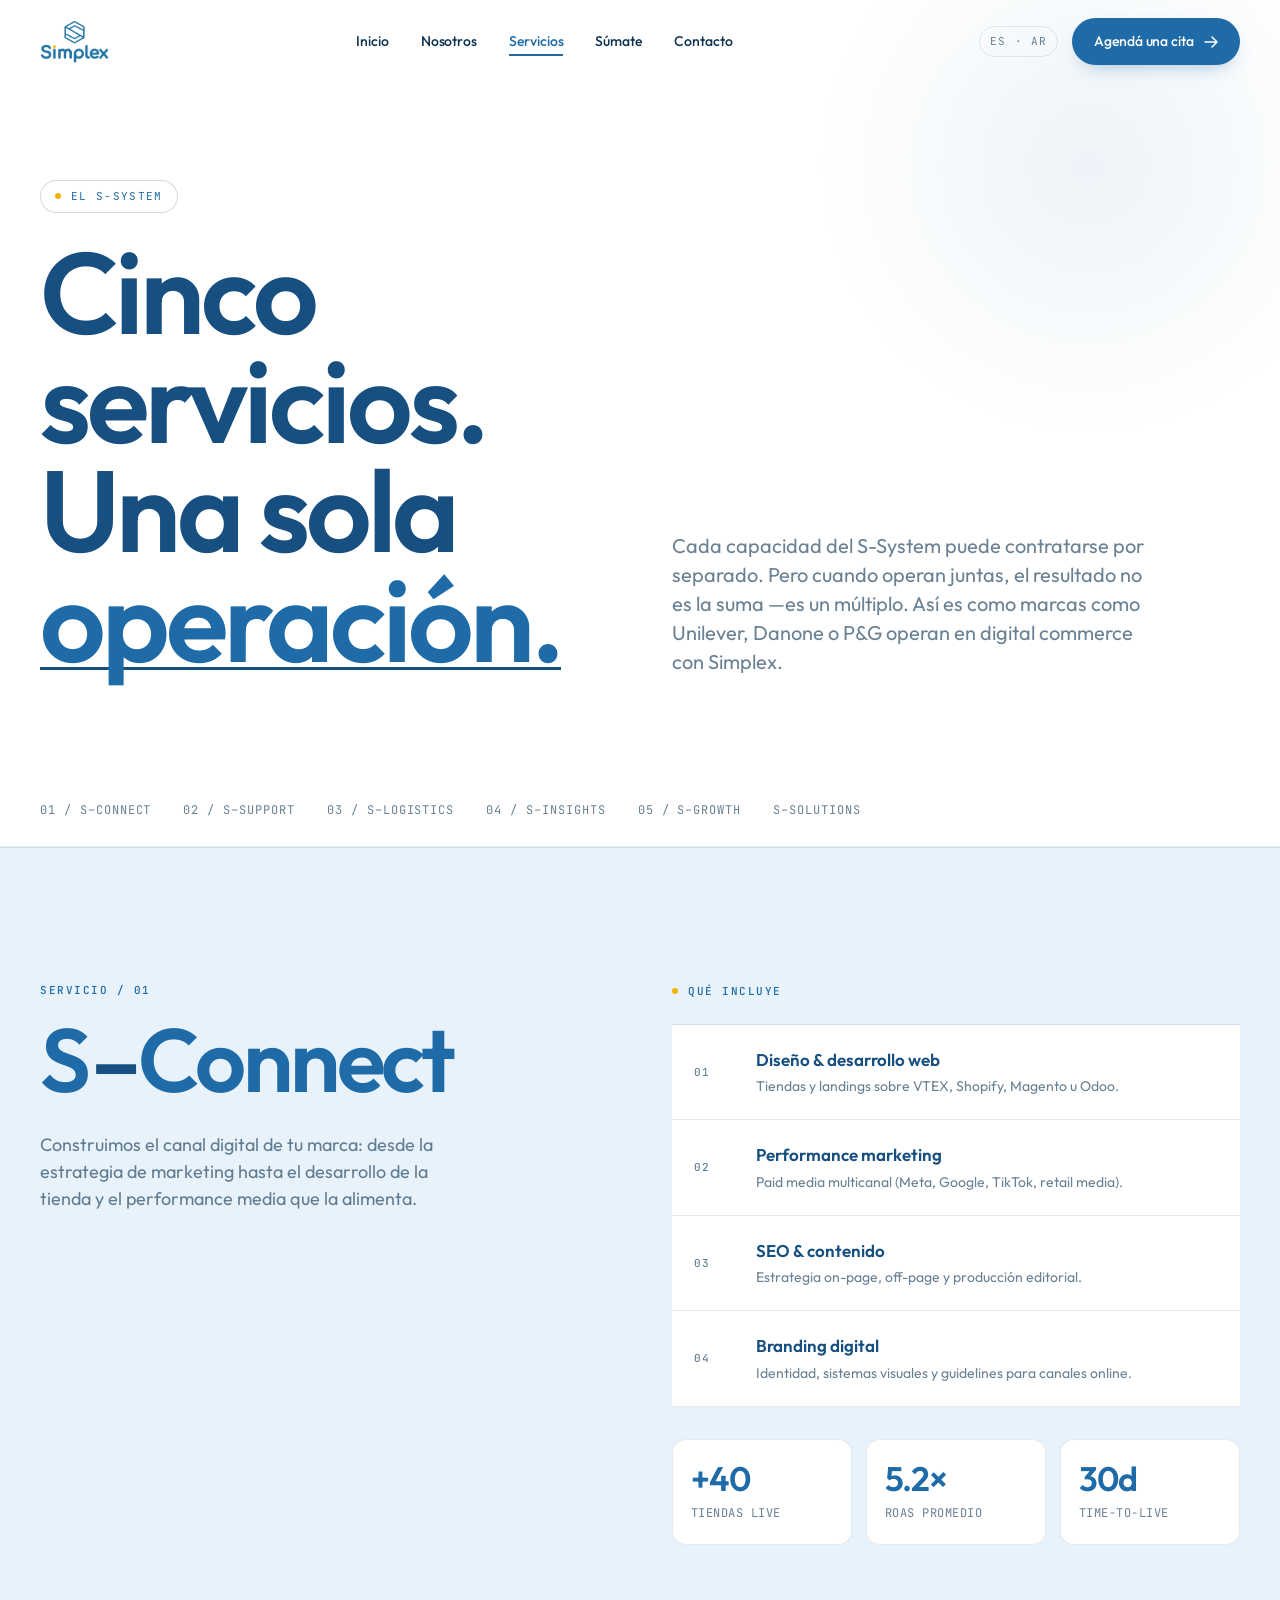
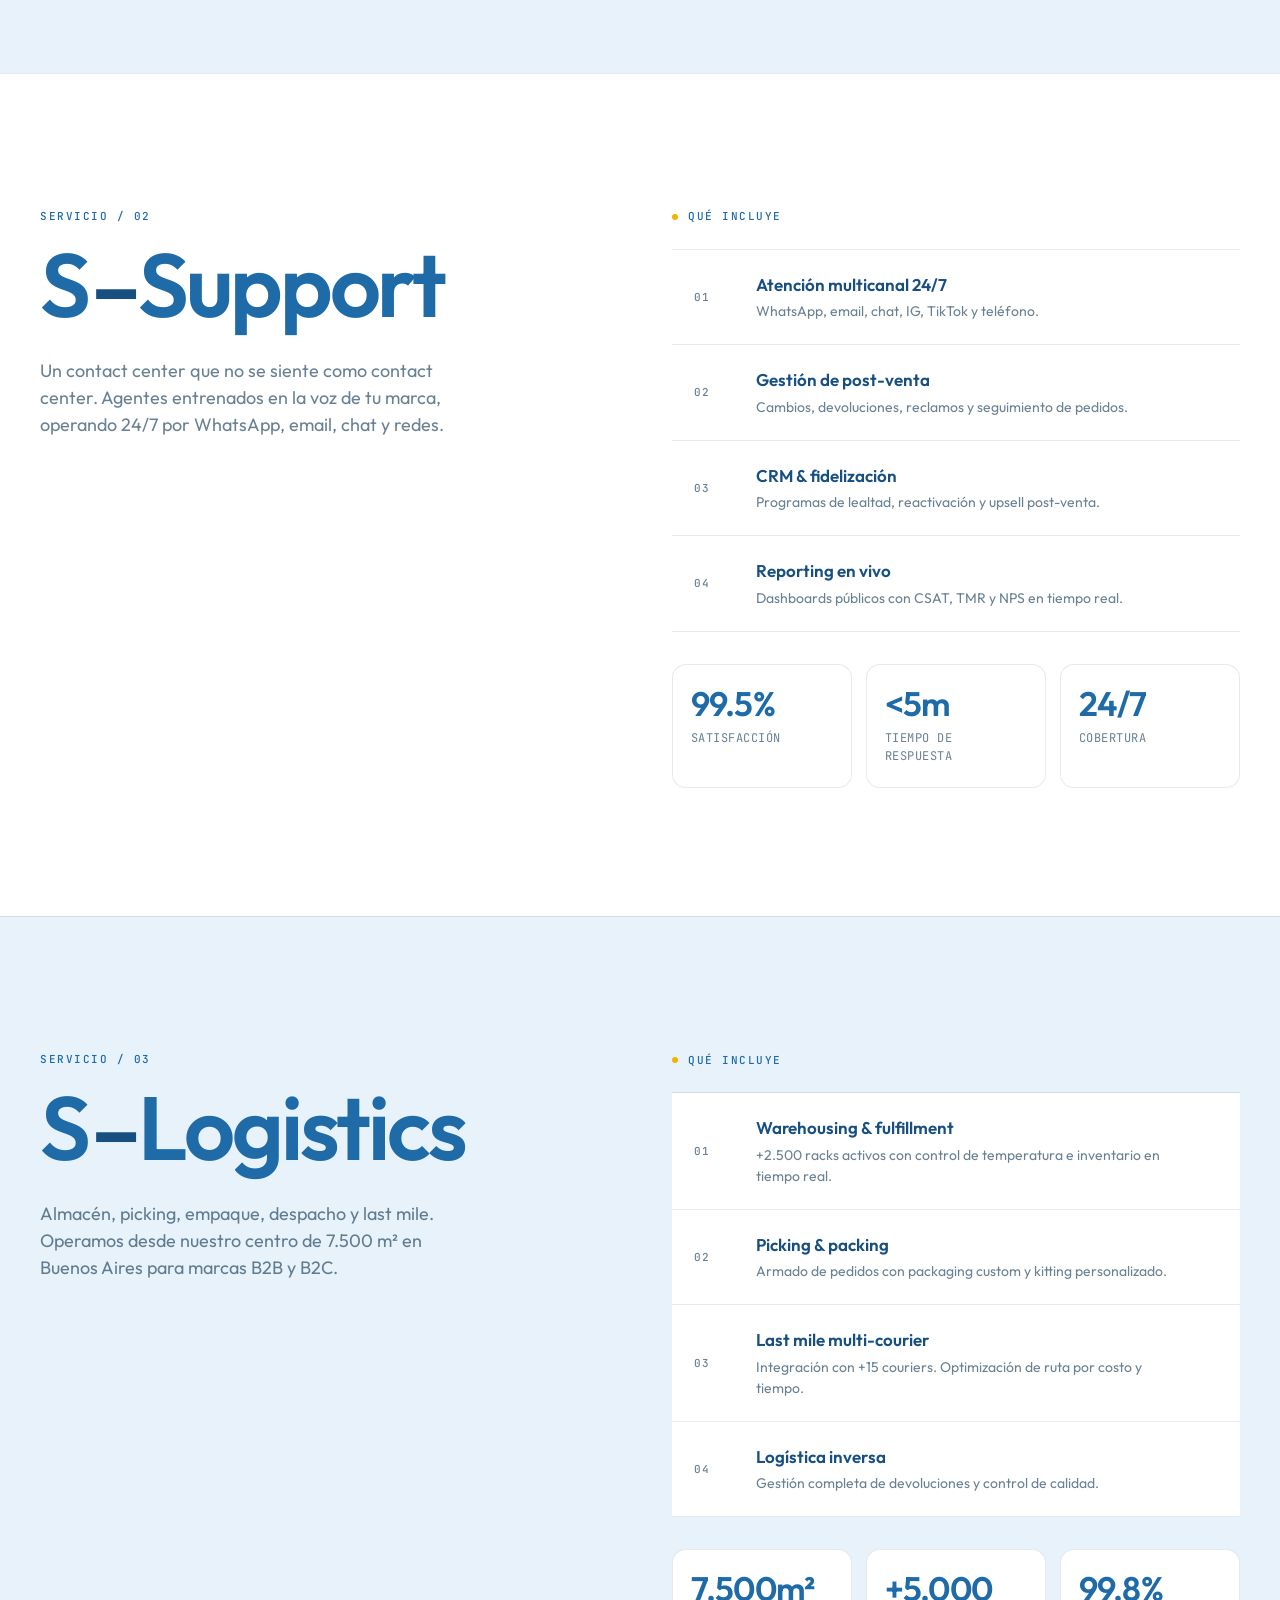
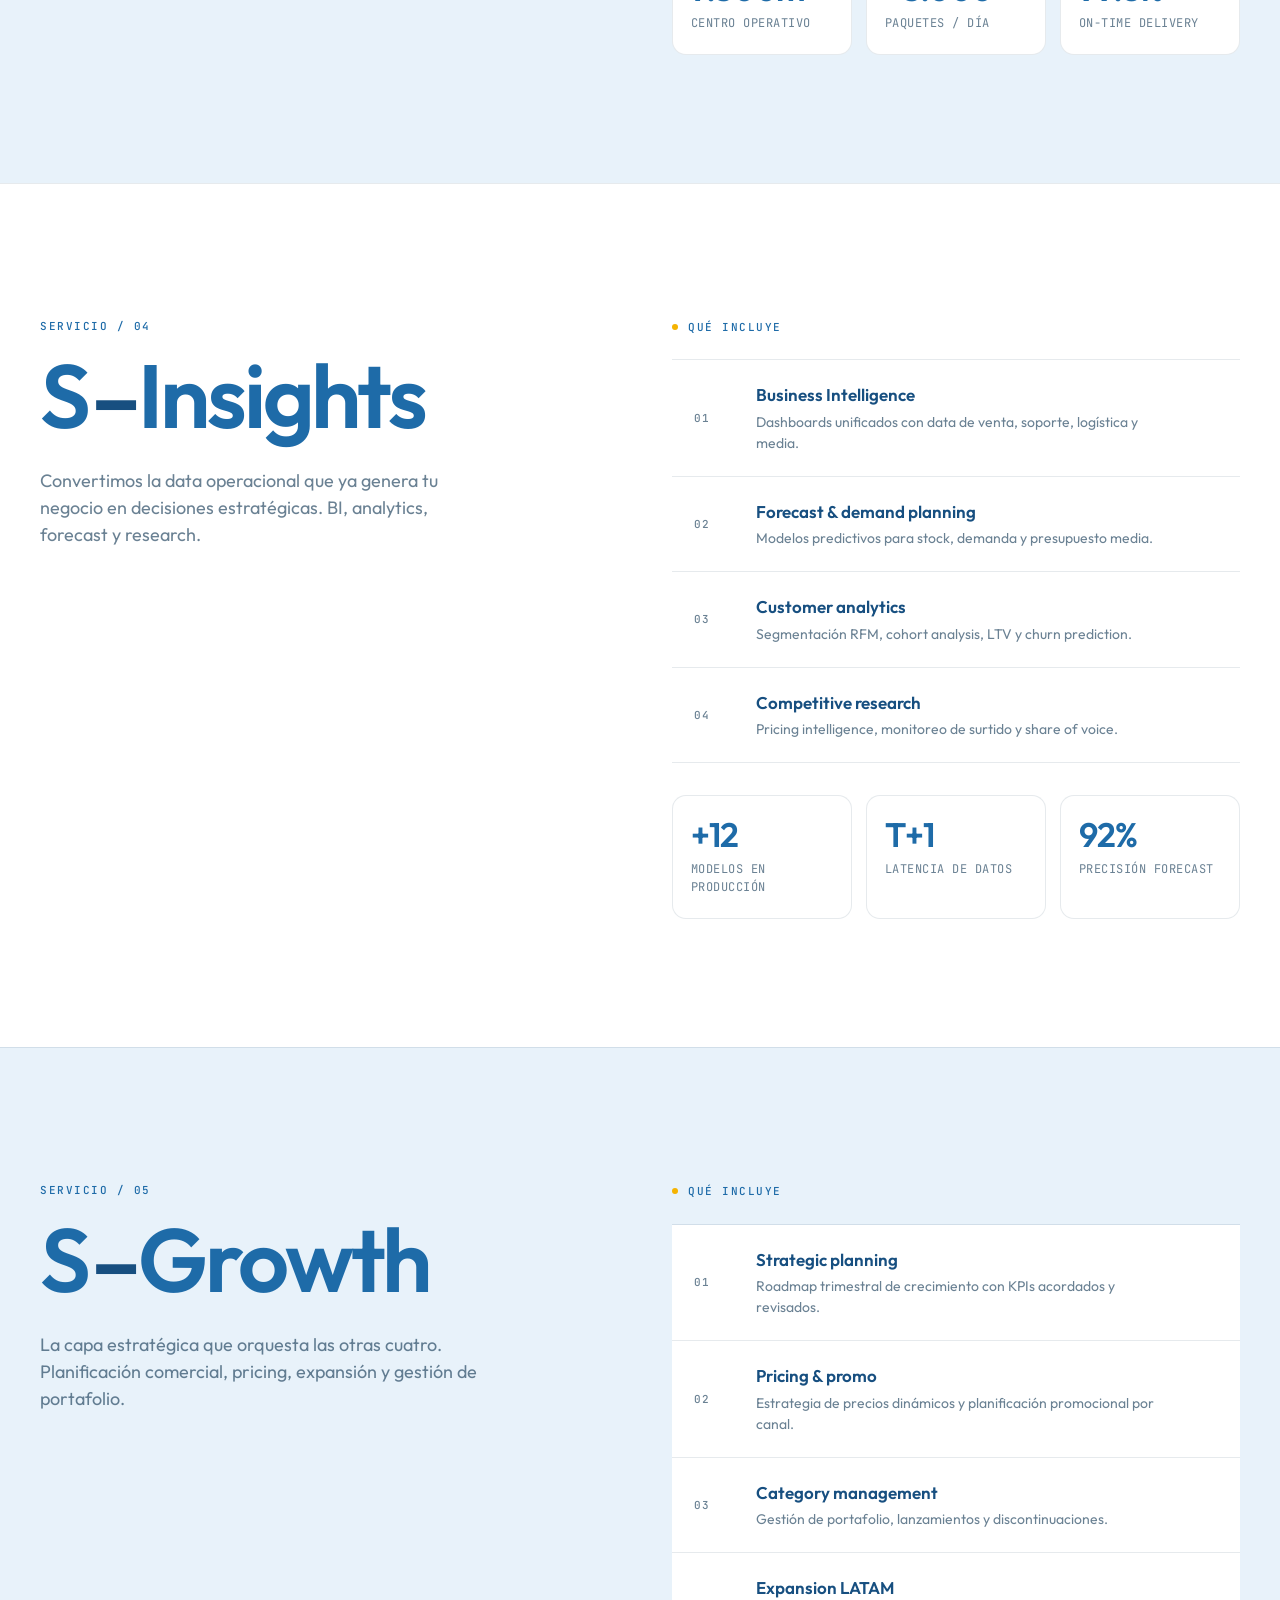
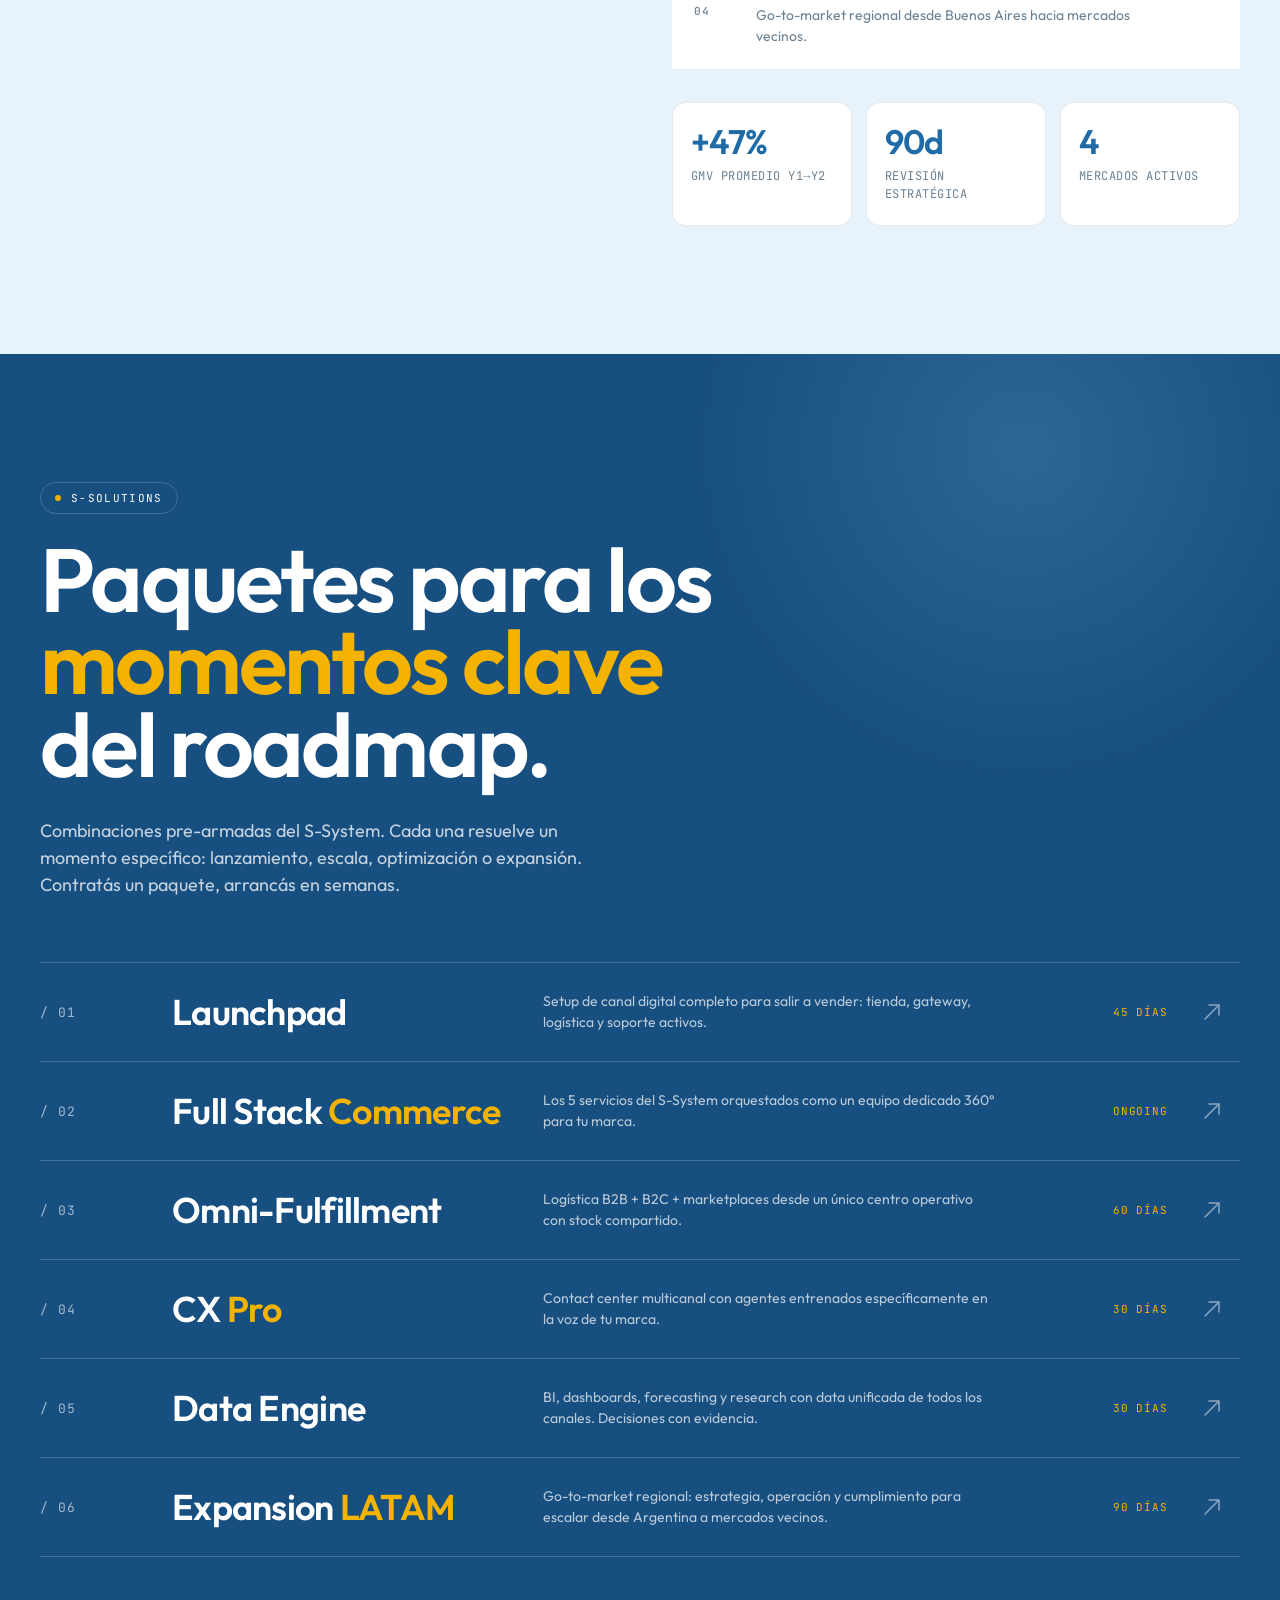
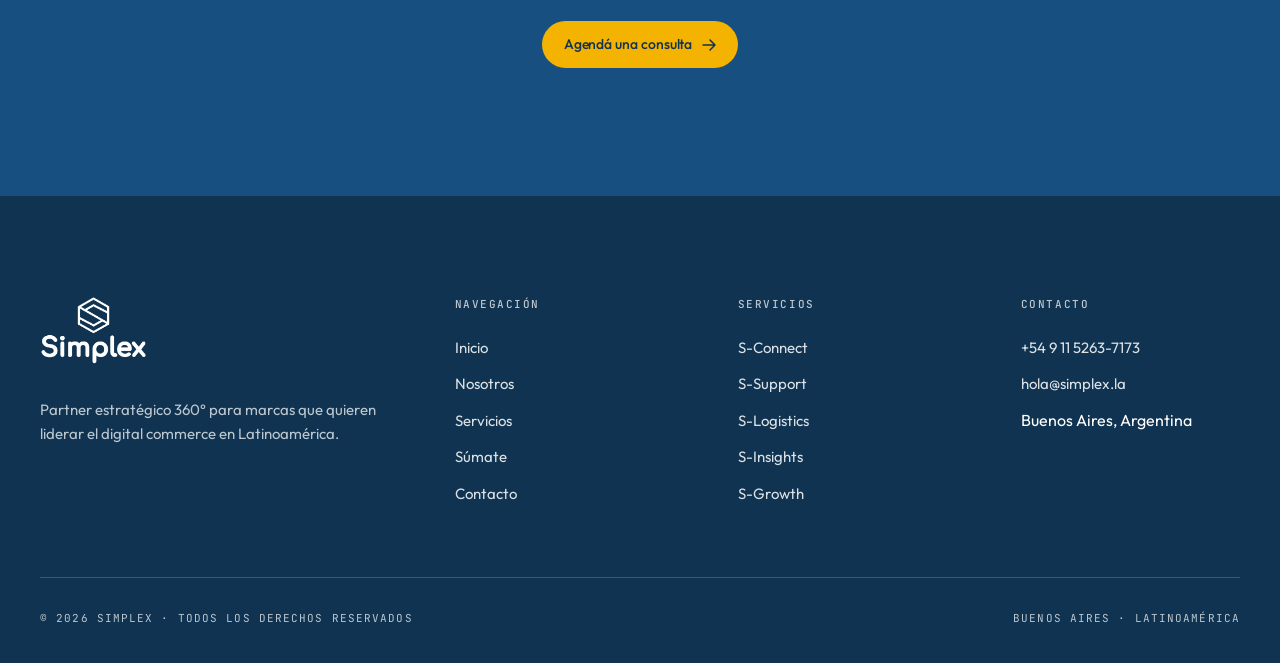
<file: servicios.html>
<!DOCTYPE html>
<html>
<head>
  <meta charset="utf-8">
  <title>Servicios — Simplex</title>
  <style>
    * { margin: 0; padding: 0; box-sizing: border-box; }
    body { background: #ffffff; display: flex; align-items: center; justify-content: center; min-height: 100vh; font-family: -apple-system, BlinkMacSystemFont, sans-serif; }
    #__bundler_loading { position: fixed; bottom: 20px; right: 20px; font: 13px/1.4 -apple-system, BlinkMacSystemFont, sans-serif; color: #666; background: #fff; padding: 8px 14px; border-radius: 8px; box-shadow: 0 1px 4px rgba(0,0,0,0.12); z-index: 10000; }
    #__bundler_thumbnail { position: fixed; inset: 0; width: 100%; height: 100%; display: flex; align-items: center; justify-content: center; background: #ffffff; z-index: 9999; }
    #__bundler_thumbnail svg { width: 100%; height: 100%; object-fit: contain; }
    #__bundler_placeholder { color: #999; font-size: 14px; }
  </style>
  <noscript>
    <style>#__bundler_loading { display: none; }</style>
    <div style="position:fixed;bottom:12px;left:12px;font:13px/1.4 -apple-system,BlinkMacSystemFont,sans-serif;color:#999;background:rgba(255,255,255,0.9);padding:6px 12px;border-radius:6px;box-shadow:0 1px 4px rgba(0,0,0,0.08);z-index:10000;">
      This page requires JavaScript to display.
    </div>
  </noscript>
</head>
<body>
  <div id="__bundler_thumbnail">
  <svg viewBox="0 0 1200 800" xmlns="http://www.w3.org/2000/svg">
    <rect width="1200" height="800" fill="#ffffff"></rect>
    <g transform="translate(600 380)"><circle r="170" fill="none" stroke="#1E4AE9" stroke-width="14"></circle><path d="M -85 -18 Q 0 -115 85 -18 Q 0 78 -85 -18 Z" fill="#1E4AE9"></path><circle cx="0" cy="-18" r="17" fill="#ffffff"></circle></g>
    <text x="600" y="640" text-anchor="middle" font-family="sans-serif" font-size="48" font-weight="600" fill="#0A1233" letter-spacing="3">SIMPLEX · SERVICIOS</text>
  </svg>
</div>
  <div id="__bundler_loading">Unpacking...</div>

  <script>
    
document.addEventListener('DOMContentLoaded', async function() {
  const loading = document.getElementById('__bundler_loading');
  function setStatus(msg) { if (loading) loading.textContent = msg; }

  // Error sink persists across replaceWith since it's on window, not the DOM.
  window.addEventListener('error', function(e) {
    var p = document.body || document.documentElement;
    var d = document.getElementById('__bundler_err') || p.appendChild(document.createElement('div'));
    d.id = '__bundler_err';
    d.style.cssText = 'position:fixed;bottom:12px;left:12px;right:12px;font:12px/1.4 ui-monospace,monospace;background:#2a1215;color:#ff8a80;padding:10px 14px;border-radius:8px;border:1px solid #5c2b2e;z-index:99999;white-space:pre-wrap;max-height:40vh;overflow:auto';
    d.textContent = (d.textContent ? d.textContent + String.fromCharCode(10) : '') +
      '[bundle] ' + (e.message || e.type) +
      (e.filename ? ' (' + e.filename.slice(0, 60) + ':' + e.lineno + ')' : '');
  }, true);

  try {
    const manifestEl = document.querySelector('script[type="__bundler/manifest"]');
    const templateEl = document.querySelector('script[type="__bundler/template"]');
    if (!manifestEl || !templateEl) {
      setStatus('Error: missing bundle data');
      console.error('[bundler] Missing script tags — manifestEl:', !!manifestEl, 'templateEl:', !!templateEl);
      return;
    }

    const manifest = JSON.parse(manifestEl.textContent);
    let template = JSON.parse(templateEl.textContent);

    const uuids = Object.keys(manifest);
    setStatus('Unpacking ' + uuids.length + ' assets...');

    const blobUrls = {};
    await Promise.all(uuids.map(async (uuid) => {
      const entry = manifest[uuid];
      try {
        const binaryStr = atob(entry.data);
        const bytes = new Uint8Array(binaryStr.length);
        for (let i = 0; i < binaryStr.length; i++) bytes[i] = binaryStr.charCodeAt(i);

        let finalBytes = bytes;
        if (entry.compressed) {
          if (typeof DecompressionStream !== 'undefined') {
            const ds = new DecompressionStream('gzip');
            const writer = ds.writable.getWriter();
            const reader = ds.readable.getReader();
            writer.write(bytes);
            writer.close();
            const chunks = [];
            let totalLen = 0;
            while (true) {
              const { done, value } = await reader.read();
              if (done) break;
              chunks.push(value);
              totalLen += value.length;
            }
            finalBytes = new Uint8Array(totalLen);
            let offset = 0;
            for (const chunk of chunks) { finalBytes.set(chunk, offset); offset += chunk.length; }
          } else {
            console.warn('DecompressionStream not available, asset ' + uuid + ' may not render');
          }
        }

        blobUrls[uuid] = URL.createObjectURL(new Blob([finalBytes], { type: entry.mime }));
      } catch (err) {
        console.error('Failed to decode asset ' + uuid + ':', err);
        blobUrls[uuid] = URL.createObjectURL(new Blob([], { type: entry.mime }));
      }
    }));

    const extResEl = document.querySelector('script[type="__bundler/ext_resources"]');
    const extResources = extResEl ? JSON.parse(extResEl.textContent) : [];
    const resourceMap = {};
    for (const entry of extResources) {
      if (blobUrls[entry.uuid]) resourceMap[entry.id] = blobUrls[entry.uuid];
    }

    setStatus('Rendering...');
    for (const uuid of uuids) template = template.split(uuid).join(blobUrls[uuid]);

    // Strip integrity + crossorigin — blob URLs from a file:// document inherit
    // a null origin, so crossorigin forces a CORS fetch that SRI then rejects.
    // The manifest bytes are ours; SRI protects against CDN compromise, not this.
    template = template.replace(/\s+integrity="[^"]*"/gi, '').replace(/\s+crossorigin="[^"]*"/gi, '');

    const resourceScript = '<script>window.__resources = ' +
      JSON.stringify(resourceMap).split('</' + 'script>').join('<\\/' + 'script>') +
      ';</' + 'script>';
    // Inject after <head> so the DOCTYPE stays first; prepending the script
    // would push the parser into quirks mode. DOMParser always emits a <head>
    // (synthesizing one if the source HTML omitted it) but may carry
    // attributes through, so match the full opening tag. slice() rather than
    // replace() keeps us clear of $-pattern substitution in resourceScript.
    const headOpen = template.match(/<head[^>]*>/i);
    if (headOpen) {
      const i = headOpen.index + headOpen[0].length;
      template = template.slice(0, i) + resourceScript + template.slice(i);
    }

    // Parse the template and swap the root element. Scripts inserted via
    // DOMParser/replaceWith are inert per spec — re-create each with
    // createElement so they execute, awaiting onload for src scripts to
    // preserve ordering (React before ReactDOM before Babel before text/babel).
    const doc = new DOMParser().parseFromString(template, 'text/html');
    document.documentElement.replaceWith(doc.documentElement);
    const dead = Array.from(document.scripts);
    for (const old of dead) {
      const s = document.createElement('script');
      for (const a of old.attributes) s.setAttribute(a.name, a.value);
      s.textContent = old.textContent;
      // text/babel scripts with a src: fetch and inline. transformScriptTags
      // does XHR against the src, but blob:null/ from a file:// origin is
      // silently dropped. Inlining makes it a plain inline babel script,
      // which transformScriptTags handles unconditionally.
      if ((s.type === 'text/babel' || s.type === 'text/jsx') && s.src) {
        const r = await fetch(s.src);
        s.textContent = await r.text();
        s.removeAttribute('src');
      }
      const p = s.src ? new Promise(function(r) { s.onload = s.onerror = r; }) : null;
      old.replaceWith(s);
      if (p) await p;
    }
    // Babel standalone auto-transforms type=text/babel on DOMContentLoaded,
    // which fired before we swapped the document. Trigger manually if present.
    if (window.Babel && typeof window.Babel.transformScriptTags === 'function') {
      window.Babel.transformScriptTags();
    }
  } catch (err) {
    setStatus('Error unpacking: ' + err.message);
    console.error('Bundle unpack error:', err);
  }
});

  </script>

  <script type="__bundler/manifest">
{"cf4515c3-252a-41e1-8bca-6b161a965404":{"mime":"application/javascript","compressed":true,"data":"H4sIAAAAAAAACrVXzW7cNhC++ykGymFXiCV5HW/S2CuhTmC0Buw0yObSW8bSWGJCkQrJlW0kBvoQfYEecyvQQ4Ae7TfpkxTU30rrtZ0Y7WEX/[base64]/bedrUeIpTAYG3kTY7gTvWymfdqDhJW35UCxNDP9HOgCRSvAUaSekWnKyYkO5nD1FfbfzAIrcr+PDcaJEXBihFcolqO66JkC2E9JJNd/wEIgxMxgb2umy7QH4aFS8syBM5bYoCc7DmRkXa/HJaOzF/I8dLZgCyY7YNdOGec244KcaGa5giR0jifwLJtsH/8A23wKU28KUwe0UfIDhU5znF9KLlW76rUW/U7QfrcUYxE6Si5EMlh+L5lo14NoFugy7TG1NiezQGA1fNcrB3U9GlaEpkY1pNQzZ11eq0Qw0dsd7teqXqpYMkjHGpmqDAyEvrHoDFX+kwLTuLSmxtygt1koVlQNpjZJTvQalRGkgLRRaK6/pCyW8OTp1tWfUKBCyFHFqOHjguDjgpEiAZwlpFABcUhYygxyiGWek4oJSMARGiYk5tdfFIvRnwXFgNn+EbyF6ljyVaKznegVlpRizK7/ErMg21kRWPAbPHMWrUtQr2DOAs7uVLujSt6re2dlvF/[base64]/leoA42yMEEbVC6j2AX3bimoy1aMHwjDsP4pcQL/[base64]/ULpDA6FIaVrLn45sYeZ1HhMwihGusdDs9J9WVRtVfSQz/QSRqQukG9QpWRWCWJi5O41zl7aKEymSGeSJ7uw5U82QUlpjlGlTOzCaKs4B/vzps1o1KjedQ5UFXHvCBC3njLpyzq6MXHX3du4dC1L/wITcnjLYhAAAA=="},"7836b9fb-d98b-4316-a286-70a235698e4a":{"mime":"font/woff2","compressed":false,"data":"d09GMgABAAAAAAZoABMAAAAADOQAAAYFAAEAAAAAAAAAAAAAAAAAAAAAAAAAAAAAGhwbHhwoBmA/U1RBVIEgJx4AdC9MEQgKhGSEAAsgADCDOgE2AiQDOgQgBYdGB4EUDAcbFgtRlEzSeBRfJcRxXSwko8GaGu0rSEK9OeT37Ame5+m0P/cNAlZysqTS/YDQLp2uOkdrbV41JPX9JpjInticaMQSVTKRECFc3IPshhLlnEL9X0haNplWUHRyQlHA9H0tooCT9+5/rdU/qESaDngJEBIpk07s755rxdQir4tm1bgNDQWvXKYRslZWdQZK7FoOOWn53PHs2p4IArgBAEEwEAQBBAGcJJOM9OqzfQxRdAALAAI4ySUX5eNtftF0U4E0gPfpuhon12GAukKNAxiI9pYpEAkAChxMOZWNJzBgAXiP6Pu1C90/QbsgxenIvf/+CpWr/gDpGAiCHQVEYwLZqLVzOdMHfAHzBnw+hHmOzeuQjBsNQYkfAAE0QIku14F6C1AAYtPSQR2Blm5hTC+9GmcVq4qGnAL5QI5AJdTLFPkvIwAIxns8AD9RVeXkLA/APAAFaEA0GgJEozMNEIkfDYWHdIJ+eV+U/[base64]/mFxR3NRm3VhM5du/r3/r94ll7/+92CToea3uPytidHJyru5mfcifn02+rui1H+LiOl67umgyVTOCIseMperjxlKDj5qnOSyQKZNJYMikpWfg40SB1p6t406sCsz0aGqSNMAxB6YQP3Xw2zlo8pSagZtR1aTAT6CKGTRqI62b1U/lBdp6tp0+ldVGaZoaq0vS/eJLH+RMWis5f1syoGLJa3NXSVc0l5fw9Cycf+X0JZ9EfpjTb+zewlrdqsCX1zdIvAv8uQhg4kkVQV5sJjq8yAE1AJWgcrVXEGQ1rlF/MBaVzL8fQYBqfADUAhBLMpnU0cIsgi8en++f5/kgAAh2stLBv/evjIQ/98Vlp/5/xlK6NVeo3dXZSX3/fPT6+69//E+IAdo4O3cSkHl1b0fHoeLwWZThcP4cnZoa2sbJ7eawfsXIjH7DXjjZzg1rb4fenm1pxzqmmGP4U2PjnIQPkhiNPQaZwzjKS4e2a07vidM74k6f8LpNqqryovbti8qrspsP/f61nv/3QyHS+wy0ZnYdzPMOdmGPLYNiHbKjmkRo7BHIHMZe8vTlDN3uCIcv7Ii/2HXGYdMoLk5ynJElk4qdzvCen6YZe8Khm3KwdXb+m6qwhEzpvtiZkZYWCjnrW1qb6mV+U2tz3aUS7BW0jv8zkkIkSXiWNhNRSlNqm3FmX3TX4QTz/Hlc8XSDAKpW7/Ok/D3V13zarmn7AH/+8MgdAH/+8d0JsiyqRnsFMFEACHya1WqcT1B39RwIE/Xa6aXqSYB/GS57ThEAwOcC4CcOAXxko5GGlp5VOjqKA41FdwBvqXQChWSlo8IrZ1CjWd5AnWK5Bg0SZRWaFMqARC+1Ep1JwC121PHKGTRwcwFN7JxCG5F0oItqnkE3lWxCD6UMQS/1xKIPN86/6ccJjIBkDxQbTA8kvCebKNMi3QOewrADKZBVvktvLtNzIyxCkmd2V3Isg9FiIXgWmQcjKFtQiRxHd1Yxap0ezsrzWBwT8IrUKsOYsq/hSk90PJXJ0GMlnqTHUjpWn6FWbZ+w7XPln6L0VB+FFAUqKaWSCioKVUFmU2jJpU0luwi75BytqY7v3XwJUnn0NxKcmi0HlnRG0UA7cXrLMDrKF1BPSWxB1ltbke4/J/m8u20u3s9ieexWNxOS9fcaYP/m+ZooptxagwDCPfuAbD4XRbNoooshptjQxC4OcYrLDM7QqU0jq5fwg+pgbxTSu55P+vcp32DMnS7LD4XX5cFy1XNEevpMy6Q/zCL4cxYmabdVldc2Zf/F6jn9agA="},"b9496012-22fc-4085-b68c-21a6acbf1487":{"mime":"font/woff2","compressed":false,"data":"d09GMgABAAAAACKoABMAAAAARngAACI9AAEAAAAAAAAAAAAAAAAAAAAAAAAAAAAAGoE1G4JgHIFaBmA/U1RBVIEgJx4AgkwvTBEICrporgMLggoAMKw6ATYCJAOEBAQgBYdGB4kHDAcbuz1FB3LYOIABLu/mSIS5Uh2BKMqWIlH9fzxQx/Bph6htwkMRSkXtbrXS5GSVoJQaVJm2zimVkt3KUNAjuCli5Yi1sTgYFsdrjZs4iMcqwguWrsaMKcxFJUBgwG5zbLSF2W7ig17xYsv5/qvr5HhUlJ+v+Z743CM09kkuFDHW9u4x9ekmifQJsfRDJYklMp1U8BCJJll9eNrmP8LapvsfN1faeCIhcuQ4OO4OOCnhiDrhjlSxetkuyl9Zbr9Sfq+/v2v+dZqfJEtfaIkt6UuxQqj4fFjEiXHvfK2Vn+vc12nrMAHDAfrAaeKAbGdonUNeWhVaXo/PyTxsbtZQm9YQAqVDrGYcTc71/yuw8nzv67xdrQoheIIEAgyEQXjedu+PaBdYF1jgESRAs/qD377dvdu7N/75RxYl3gSBxAFpQmn5/c99zjz4MDdZAlKrSkIlXARjfk5XJbaUvy1LQOGRndxq/Pftp8vLasuecgsj8sOyCIexnEexaym8K9SJjCnXJQIIYGcd9D3MATbf35sz2/9YMYKLi+PiCDdmZp0pSqfQdKF1/3e/Fvh8dFoWSV7gOLMn3XhRGC/SzQhdXkWcYqr8hRzusuQQQ5lCFXPbuSzt1ubpx4b5gR+sUTA0W1XXDsZKW2oHC221SpRtGM+NREhFfgXJUtOXNQbtCn0MXc+8jUT7eqSdiBj5texMrZJvDadLFF/wGSGEULLbPm/NbUwTO9ZQblZxYYg03/[base64]/b9ikcmGTrb27cStyt1dWc5LFAZ766B8CZSED0C4PUAiFuLIyZIXZfKUFw9stxGFiZBrDh5hmDAQBQBjjuFABigsWPLlXCgKvirmiHPUF5LLjlb0CJuRvwvcj5xAKAN54bwdg6EymUcDBug2IJoruw/QonrfBCwD7lBY/Av/8ASDwc+afcLZ+MAe4gnkAihTAcTuLCyBtXMpw5z+7xzgA8CksP2fxeN0CMFKVFrmMcGUC4AKASOCbfm+DwygSZ+hOJS2TjCgaDmbjKIbDTb8OvUFNqVmj2IJszIJ9XAEskqT8NNH4Dypt3Ij3PA8O5fk61ApWe/jQUv31cNd6TjwMiUoabrDeZnscM+vDLxX/wVk9JDqJLDRii71mfGgxmTnR2Z+P/6v8BuDHSC1MPICLWRykDFK0k94hW13q8lzfUnY18Fn/[base64]/asWqZ0MUW62vQ2Z4trRUdMXy6TqanA00vjg3pb3VDreGuW1j6k1mpdtdqljnqPE0FxYoIVW+qzQ68GyXEco+h5g3XNWdeev+bgFE5IIF6K4DHquQHGYFFAWgZ/jvF7eMVPl0aBOUMizPqfydE/1hn+34g3NOZBjxyQG5BL8QFlsC45lJB6YrBQ0DCiRYFhhV0SAzqTIwajupI3DSBWliKKJdnUsPDLYP++eTRU1DPsstFIknvwRMiZd7gB/gRa4laQIpDRBUSUtplNfFCN0ztBbBg2+kPcNW/7UvFc1koT+KW3+7Z/MMxXjaDp67nh6fP8XLEEcDbaZoZES2+ysPQ2LElwbBvQ8jCf8SyEx4zs9Ung4rX9JZxkf3+0OWV7OnDBqJzLK5DPNXVkoqhVQB0jkG8R5rKnDcOENN8gz4tPoUjiTC361wjKLlD0G3M1ArDHpZkSzc9QJBdMqsJ3k5xG9/puUT6iyxGeRFyy1S79YIrLjic2udsOGVAzphnzffUZ+/j/aOoakLBDIaxEf8AHTh9Dg0AXXW1oNu+jOAjVErCYtbu9EhApauk71W5yg8enxc0wdUWyUL4TcmcY2O27Z/SbRw85wzU6l0GzcqFA551XlAU/omi/fd4r9E1cfWOeYTRZzXqvhjnDjoXBoUA4eau2iRqn4LOMmWBj0Jo6GcKJZIyIDPUxg0bogmm62A4LT55yU7VyJs4VNN/SmFOs0soqGptC3uB4vhwgIUwTAQ09F2RhNICGQs1vWmjQH0ydlRoM7S5elY8wlOShmbM0FSeZMvNpIS8UkeKRdBXtUQq9Mc5wQWNmjkTMYxEkMG61KbLZ6HvCGcwnYl2bIXwma9SHXgP4NYh6FajkU9DMVvONtHjb9cEghPJASFg8pTt92YRGlE/[base64]/KR8zZGMWQaAwOFe486JLcwXFey3Oc5VFk4z4z4krsPBXCMg/00i56ir45nZz31qnQdW27XjdhOn9jPq6QIqb/JXopgJ+aW/PkXIf8uU/fOHjpo9ov/h8GKyvTK/4fiOffzAylo3Cz3dVELT4UkLUEEVTZwbaad1DrTTZCb7A5TOvdE3rCqFbjRv0kkJcQCYWKwR2EKr5MhiBYWBnHaRQjEITAUSdKBHz7iFAaUzIsDDL5G33OUyKviOf0gXie1s3r6PN41DwFcr7jmuO+nREflNZzk+OdtJm0YZjxzA/f4ysp7pwaB7FG7uq+63SpB5mn13bd5v2I5xq48hPOr++pbsX+O9Q2P5GPlEgLBkvGFvRox/vYiT6ypLNopGBYUQIkJQSjgHMpwnFGvcfoTrzEqsApBCVQBzrkEL3piuGDWP5rS1qlYQlck5j/VS2HpRsOI6TNiJJtyGEgL7F1yrXRUlrrMJlNpFErbcGfTFU7KqheO6IKsa14YrQHRGgNZkD0mBaWyfHX0zW2Ck+/w6CNZhTg/[base64]/i2ohTA+dM6HFSUnh7NAUkSwQIAjwCrC6EfxEqsC9yA4jh3BhhyiJ66YZwx0PJCnc4IlJp/N4k/1sdeZpB2UQmf229ElSzjrr536fTVmxmawIF+txa3oDPq+BSuLdL76xU46hkvFar2w4cIH9oVUqdtGOuIUA3lY+9V09L9mSHkWqt90s31hpJRy2lyJUArAz698eEFP3209J7RNJ3r6b8s9vPC5FT3jD/S8ZtN9s3biAXDfA9T7r/Iym/yJp02mp6lJf7JsDjD5GZ/hkzVkS0A4YivIKe8a1Eoa0xhWdA0YyN/m8+zeWQE2eF//fly+b052wzLzxcGywnsm9pNz1PTOaf1Hfxtf5rPAVTMOFl2fXJNkusxii8si6TQzk6ktE/HBoCzkCsmGgqCuxNIlN4T1dMBjNFrcbXrEQ5ppX9Rod2p1NgNqtFt0NKrtyMCW3Do2CovdbglGJ9vSEkJM+kSfFtD58OVCLsWzLf90aCpDjY+ab1v22RBQBQRSyA3Yoo+n8vTulwr3cHZQ60OAyV+5+0e5sBs8Y3/yg8rU1sxz/1RXf3LdSCZVOAc4faSxQwnHTPO4gulQoWSARDtUCgafN8ExWomS/sO/N1KvSeabT7JrIM/J5nnJaxgErlnxPFmoZAaGE3/SfyIkibR+cGSYzoMzxfSuPL33o730XucngODMBWbGZ2wzYzP+PPiumL4n7z0wdoBMeO4t/wj8t37DdTnDH1e8bgNgOp70CJFSa1gc0ySskjjs3Y/YbAZD+gzIfrBr97TvnDTH3aTbm3mXZACeD0ibO7qzEWWkKxMTuZvVe1Wweo+6WcbkA3lgoQQr3yzkL6uWGmzhADlFhgO26YOb+K+BDnuPKe4xCJ8QThFlAOo8JT0qdRocQX/bVNtmlY7p9NH0KYcBurxxCroMMmAvxyqUQWYDZZwFuI1GUXMILF/7pe/LTSh2i++5KI3BDAODphKcfcXHYKLJrMdVugm0Vg1FCiYOx5/ycDOjUMYJB65kljccDOwb8GCeqf8DpzfcFkj4DLTI+LpYd9XTGrC9pD2ajVzh8fjzfsSzKxrJuCk6GxmJ0FlPu+SEZkRzQjJ+MYHuuAkvd+YcJnU8qcK/[base64]/+wfWDMvV9aLB4spJO/6n5y/WXJvMnuLgwPGC/m+1+s0Wu6G8UtSvXuCda/hauwA9Xw6KjUfaqfo8HRvxCqVmu+O8on+SbcNTeG+wADBSSVsltDZ++P7p4D9CCTz8ASYg+zVxzquvRgidqctf8wv4KdgYELcI2ECtQjkP0e8/zz3JC9b02BQJc0Nq2d+6pbm0tO2R+ey0UDso4OW4vL8FP6tiUppK7g3uYCAIGos9eOEtD9PcXvt8lrrRH896F98D/HzY8857ZDwHv7YOJ/l7mWHygh32Q2hV74seY+5UnHmz/61I9bjYeM+LWnQhm1ePCzAi4fPZnrFCYBUOZjtvp25UWvVF88/VlNOSJNkR/8NEHibDxGgOnxk/ZTo2d8kNRGeTNj+VJ8KzFJB9pGuKppiD65PXxnpiX6o3HrvNerxqQyQZU14PpD6apcyenkjea9E5VTgEcCpyURTtjwps4UWmbTH1Ta+tN6pVEuWpCwBIUrPiUx0uvnPW9Daxia625ddwKQNt68Yg7EsQLY5B/ds+sfdboox7RWDvL95S/7TAK9wlFqckY181k2OEvn3FBt5xV8wL1gsjQfbVCw/jYkJ5r+FO7pCKSNSyv/UPIUuyybubdo3fGgnTwVuetVI7T6URM/mQ2oqGlCIppdJgVq6f1YEuJ1R93+SM/+yH/1xFnuy9GOqKx9nOuaNxuhW6Un5PfCDUem56LY8Aw/e53liDm7emIfwvRr6/Z8lpX5dHHjsKHpJJD4M8H/I3f1d6liAHT6FDd95NxMkE6eLPzZipXLsSdpNXPZiPLKHcC1Xl27MXAYvNF9thS9ery8kfJe2n4JfKiydh6lzSKlix9dK9ElJOfk+dEzdHpkUR3luEVfwmsZaVBwV8VXnD57qq6qur6qqr66r7675kNJLvrvL3kq6vzTdwL3t3L7UsO7AOSTbawB29r+l/UvLipDedigRUPKDTMKT0sVjlTwQuNI6J6aUCUBUCsYomPA4+IkEFAVmBT1nIm1gXRKB2snpQgmgaTn4sgqTMFhRpTQdAEgRlQXciZuRF0JpWEW4RSkFk9K9w35fVjzDZlx1GwhQeNDklSD/M8jHmB+cGwqgANOmkESDBCACxQEZzjvWaAcFxwQ0Ox8YFW4+4zwLlypYpu6RCTLcIT0cMUZB5xSIEBmlmFDEQRkPDboNP6A2LQREApwJWKE/v13Tsybwbc22JjBYII2kOL+bEpiKCJ2hQyeRa5tO5FqKggZFWCFFdpxGVsbQ7H4zqCFIughWXAiH5VaXJVKIWPzkXEZpgFfkqMaos5dYRIEXGhGKUFEg1yulqVEJauWeIv5RSACp4Ih6L/X5ChUj2nQRvtd6UHvcx5CeDkCZ/02XI8p3/+rKGIBPt4LXMcEvPNSiJWcSCV9MIU0yHZ5FFICXU11lRrHXXXtoY2XWGrnU56wBt9wIwTxn5XUliRNViXlq4s5apG3VsXW63v7j7YVBva0/Xu9rhPkUUTQ9wJpCd7Q0Yfd4JJpJJWBvlkMO7UDzzEUNM1m+aKKc9mTitc/eJrW88O7WUb3VX1xl7RVV3zdd7YHbvr7/5XgCimoQG9Mqb1uB/+YW+Ms/9QbTAiFX5vn9KAYfz936v3Xn0kS0zAJ3HiRILuzgYb8LxLGCIYP04UIQKRf4ZopTGbTiPGXAFz+wqPq+b+G9VibZ8W/48wJeGymZ4OtXpc3xrfmkM3TnFWGqYiQjiNyMGyd13deO6ccdnJDp/p6umBSQcmyLSfYqE1QPpJAlcoQ+xC3jxRgCi2hC78dHMTDvT73n/f8r6QM/v/7Pyz36FMwNnoLs9p1lYSCt9/C779PkLTeVUBhSSzxwM7rb41yK0rT0/WVqjUNU3TlZVEOgSSMIr5QD1j7I8NzlcK46xexucJxkpCJU5pzwTgyIpiWV6SGDjKk2Tab/ZcHvie1512wMAf8YBdREpdaQi8+87/4vryAqGLq6uzoz/V4ZbWDqshC0hObGFHAhtKMAJqltekUlsOhMUJRpEjC2Dlh4Qi/UTdOoLJiqvRjKGpla+OiGOfgHo2LlcdJe43Nx8eYrH539Fk4KxefXorjh7lgdkidU1rkNf3H2K3dJeKJq42zRjf+/1+ktIhlk5epuBZolQOTYbSeAVuotTO2dsbdRoXdQhhhLTjuxx6edfNx1NTba6bR6ZBsEMWxyfDLsP/1/8notYbAXxX9r8SGQKG2fxyuen8jPOyAgKe4UG10g+ttg+3Vw+VBEv/8uz0+PT0XY2h+zPhJmDJgUxImXWMIg8Gl4Ogzvhb9gHP1yVEao3Gf7cqK2805zstJMlyZd/[base64]/Pnc//h4nZVb+4VgUUoQODiQ6WTpu2J6B/Dn3XKIiSDCrJaSiFdq4q2wpDlfQxPI7eiqT9NcNeBNsdjzQbOJG1Q1TD1RfiiFkOL49ja+NNhVf8Dyn9dT4I/CHD7hASalIJQ6ceOtIrWkWMl4dK/Pru4vDg7di0wp3bJ0PpbaXMZoSf3pnu0u8wLtKF17LHMzjA7bX0drXKBr+u7cRQR6DGXe5SKhMSITqiIZ/PxYS9KZ+UaLus5Kagh48QlYARpBkYAuCk9aqGDj0FAbzJwpvfeNNSXsDxBryyn0yCY+u02xp8c/XF4/I+Hfu48Hra6ujI/M1ti1tc9Xe+3p18VB3jW7kzixu6vW93ma1UYsgq82Ogji2DNfljs1EQe2+lhOzQUAGHTunO5i7CxE0XfLQQ0NVyOYYVZcIVbsenK7JUYqHUvCfLQlBjNj2v4hlTmDZrS2MNMrbBAu5IQjY6Tjt6ea20kiwSXuFWQYA7jxbqqdk2uKfQcx3o/SoTSLZ76WMxvMXB96/35/p6VauilhTGHUeGFrUD83fhf5cu5eVOVQlfDHcbnJfzxod1QH+qD20Wbn979lx++Yhx6KzmpWZ+RuijLHMlbaUAD+bHbrZi1zTCg5fBQ2ZzvexPbfY4fXrZsN9A9+720GddxNttS6xbc9B5JTKg8DcvKHq6e2wjnrIzXxp//dqf4B9NtTqM33RXdV+4HgQcazyoUGsJqIF4J/Ut2kDWgyfBpS8oRgbzCSsEqK5iN853Of9cW+Bg4NkZ+viaClEoknrW7026wuevMQCbQxBM0DMfG4u/Wglrfq4IG4Eriapv+7+Kkzv+7y0o6Io7Rkglc/ZGddees43Jl7vI9+0FuhzzPyojSFUmAZb0shTU01DAIB/rCc5ZgD3I17+DmHfDA7/eCKqyisNQzwSi3bZXABN3bWi4wg2Ar5OnG3IawbMYJmbA1dFIv53Dn2GMYlxUBcZ53C0ho4GL8pe7TIj1WkY/dAQ/Nc74iaBoTXeM0Uf56YhfLpmaz9ErgqkqiN0cU7UQVrme7GEqv3AwXeJu0DYFVTIThFqcxQppzhtjpI3C2s3QnQz6Iy9FdJ/DXf/kAWQgStMt5u47OhMOn87LTgHGUYxs6782g2/tYS7bPwB9nsd9SPug0s4mi7MYa2FBdREjNzYCGvLJJBmouYxG3JpV5k6HU2zOhhrHd2Pr78Q3SEcoK0aoUQVlYR/XgIfoRwz4Sxp9PF8XymM+mpqa7jjOn/Kmi4IEP/hVw4m26a+iZgrg1fOvHk90asEFOMipFx+m6piyWjAWqoIA31GBIuhMclxcZoCiS5PkKFbI2otl+ATJedNf2FLrztS7NAwYK2/dk04ODFuwkOan2Ju3BXAknmUCDh3WDNJ7X6/hbBmbv69A+8vKeY+DWPkYYGqBr+/n7SOiVqWKa6RSP9g3WMtsoRZVQOKQXDhfJidqBB6zOVKTatmcg3AIG2zxjEWt3JbCRQqYcQwpGRFjfv5HcBBUmRjW/zCkB7BdFJOTGh9Cl51RUWAy3O2qnNL9cJ0SFObshIxnXM+UeZsixq9Z1AlOO33hQVAIQKgmWwx0khxIVoqRR4plHJpHknoT7PIawaLlZNsEcb/gH3ndnP7eyMwaXplnUtZCe23tfURwcRfHNyfpc2zO7olANd7UoamtbTpcznEW57ddK+A0VFlL4GQShXI4cufpo7rsc0ypmx3I5YsodhewV+bgp1ceyKyFmiOKzEFIISJhuSQd905vT2YQkT618tByGiTd6+FK6ZaFnDUSDFC/qgoDJ0dT1ZeQGK/+2G1/Bh3TymUJFey4wDuTrd8c3jxAn1eDpVIcf3ZD+DZdleMK2S9rtDbmFIS+ZRcFsXlTkLvDV/EKitb+bkv+3RAq3M2IEh1YUyXKbFuGoQGnUb15zThjFqHuVWtDMoP6LCmFZlbG8Y+Du3bvDztfvlbI7dPf71E7/TvAv36FYwEnyBeEsAOL9Fx+CF/9f8AFwO7qF565CEkKEEYSpFaHetelc8lx01mzJvUYGojmwV1AcsLBXCL1BToGl8+GmBEtLgZCfZwAzFbaqmnEW6kJ8sY5ivXByjIefs9nuOESi6ezv+gaRLJv4DUihCUbHdJW7Dx0HnL+/5zvNhN9QVAfLfZz0yf0IMWjpPKULpoV90/[base64]/PHopHKkoI9PsNylMviQ1WdRw9LcUlO2mGqRX3HuOXijS/[base64]/nAA1AkCd+4dv7yfBsXBzH4VJzUTZQ1BcG9GwnwPDkAbNwQcr4+kZg+MMwfjgASm4Iu3Ivmx4JTVkN0nTxHE8cEC9/h0vY2yJ4iFpEYBPjvYj/nqZHYaTX3NIUMf61gr1tkSMgRKAEcx8gR7QNNDbDEN/CkalB/bqzvNwAdzh276e3Gyi4XcwPg8AJ0c2ih4dDx6//4ft1sMARMAFILne7v92cG39U/8Bh/hdrAjotIXFRZJJ5MjEuCbCRksE/xWEjqmPNoxqD6AVk7GIeuiJWdIud2FCRZRPoCGKkxFstTDr//cHON0mYxPoXGsBBjogOAvTW1ddjRHgMEmiFVxh4OV8/CfeAN5zd8pFCrJNYwcRgDJARwZWvGqABWd5j+mZnH1+HADrdHgY8GcI80xaW6p5eHDCZADYLlkS4VBZ/[base64]/zXXLl7LjUkaVH9qjkFkdX3uK2Zlxi6D8LbD/F2tYBypwQDzSCiD6YBy39YUoaWkhfTrL5UHxsv5B3TPnvwxclWVE13TAt27lYUL5kacWy5StWrqqsqq6pratvEDZCTaJmsUQqa5G3KmClSq3R6lbrEYMRNWFwBDMLK1IbGzsHJ5d2bh4ULx+/gKCQsIgoWoeYOAYrIRn0k5aR1alLt5wevQl/I9mJbNH4n2sldtpYEIYQDYMnWaRajIhFVcgW22hjvblNQBDF3cKThHLWwKbIGdUuhhXXaW1MuoFxoeOuB0ObgSAapk8WCU2W1aEBssU22lhvbgsQRHHXF0gVORNNkTOqXQwrrtPamHQD40LHXQ8OekHBZ76XG8YJ+2MI+u+/5Dc+lv279qv+tT/c8T/uP2WPXg/W3WHvRz8CBgAAAA=="},"e71be042-54ac-4321-8654-908c0d5fbfb2":{"mime":"font/woff2","compressed":false,"data":"d09GMgABAAAAABq0ABMAAAAANiAAABpMAAEAAAAAAAAAAAAAAAAAAAAAAAAAAAAAGnwbHhyBWgZgP1NUQVSBICceAIFiL0wRCAqrfKMTC4FmADCgXAE2AiQDg0QEIAWHRgeHQQwHG4IvFeOYVcDGAQxYiT7J/18StDHCsHag9Suxi0jjBWIqGIoQlIXnpnsSNN54/t13/CoFwpk5nUUJj6rZs0SaMuwxrGiyzHJz7jKVPwvif7pIMvqiTz7v9ytHSDL787St3h/CaPRWd40kDTJnCMFiHEVxiBFjFQMwcrvcq/L2qluu2r1sBm/u/iII9X/m7P/nemdeEnNn3/nql9FYEia0yUcUqpTYxJayWwDQrUMevjnrX+GhgIgiFhSwZCatb2vtcttjELPtuP/0T//0771lMr0bg0RTjBEL2iEKLjZ7R0kUvxTYg2WcFGuAqbdMB3MnpeDqXPyNUAQWAOTo1HZWjtlR9kpggWyNqOzUqiQlZfjRMjj9CGyqkTXvp5RgeHUyABhYm5TsX/o/XWk7f2d1EFwFtcHb5+g9XcJFd3blrk6lkWYtGCmnlXefV6dj0NpngmNdCKGTeR2UA8RFSdQBlelStCmKKpVVlhoyq90qK/[base64]/MDQKspQWFQxDaMAWRAPv8BeMtangDwKOSw3tnB6Bpg/QtnU4BW/x0ATICSAKpwAFGegwFA0ebqYAsjo7MIAH4gqBrlbW5UN5sGZbKpihjKByBrACk2WqnGHgQsAyiNVYW+l2ut2eRCXMzfpukUB/1ajR7Hfg0vj8K6AMhZkfOoF8Aq+QpPGfDfUaQFT2HgswCZPhte5mJU3T025Mjfj7sMHkOINcfazjrsqBWnXOdWz+3FvdkUAGEW9m7uuJOucL3bPJ/tTMHZR/t08aJBc1AC/16bvQP/7reJQxcLCPKqIk0VwGAi/VHFTZEZJKegpKbho6UTEBTSxa9brz49aHoIAPJhgNixzPCgFZKpvIOAALGbBJSFOKqojdmIG5JOlIPSwC7KnXSkamTEpg34fPMM4KwcpAUB0K1oSp5mAZYidRjtAdOq2hSxWCovcGYiWIQjbUbXWT021+6LMIachdNiAUDREyJprimKjSmaZy3HEF/R3DD2MiGG8UkUr4qin2e8MYGtiyJPNwGW5XmK2nEEikVBmR6KiPgjUigeWExFjKwK/vicdPx0zC+Emdh8pM8n+iiqJCQwqPiWEUORD2d8NLfa06TGLbW4VHqLNpyHXYrUIir4e4IfMNuWpWo1azJjVqLIo4eMHJl6Wk6BQgvMiYqMHhaqraRU3rfCbyJS0pWbh/HODOzUmpKduRVX0cQRJeMD+s8guBNdozvdzMmgq1aVVPA3bXVsI2sADHtKe9hsLphp7jdVFkq6dPRSvjWjEJEOsg3nk02xgl6q37kpf2vZ58TV3oq/5NFlBTkkiUBGPAb6NfmZWnoE0IT6V8vNw3pnqTFBzFDW5SyycJqIzRQWpYY0aMQLPHr5SS1/TdbVd1MkiOZCgz9WKW7RlsuwK2dzW0oKuRj0xE1co2usnb/b8smLIhkWGsTFxWZ66TSmMg/P87lyJIgoOwKV3t0QxXuqs7vzdR8Eo8MipjnS+5OCP7PNBFnxWwNZT78qHBEVGu1oJWUhiVyQDxSOvQthJRhL5ndCQ8IJfzldp7n20Gf+GDL79nZ0Y3phheRhChC0ZhV+65r3mfTvmif+Tv+hc6Ej4/vPF3JfgrttoGyl4QmqVcKgh0o++vhW3YCPE5pZRKwS/4S/L1C9dn1xbNl1zyhQ1iF+fmjRJU0xTQcKj56HdRi96/pHazLVshXXog3ng215EsXV07GGvd1grXl1NMlqnX0m1ue37LzkeEEojSForkfomuYsMI7AOtOutg2Z7pKHLUHmkT0yap2Me3Z61BcUDEfa8c1TXPOQ0PK+Yal0bxopot0vehBVCnlDIlx0MwPUO/Z5JBHUfxJ3CgRpuN1JlQbr6wDfoZGjusopx9vVTmSK03WgCm5sKh9BEfHtrfl0s7Heh1ZZUS1JqbywJpvpJGelD68Cw1Y9Vafa2jPFp/qqXIB5EzYmVaWAU6cmsYwtD+jklcmQvMFoTdUbGkDx0NrSg2sB6WMfXCLwnHu1H6eir6xMPvD/[base64]/9ujtONmw7aXS5zRZXs/EkpA6dotapZw+B6LWpp0dGE+/sFNAtgp3T7ww+HXltYWTrV1rc1lb+zm1fQ6rgvWdDK/X3vl5c/Om9x+pDYeUC8NHuRge1WpXroqA+jWDkqjB+JqEKnU2iRhLCz8JV4RVwrxHHbWfaigajgdAydgIkGcxUIhKmwxarQ6uzOSz3OJGZBPxwDz+4NHVZmcxWtjI/FTiXg1jyOsp7EMLJi5P0wa9tLFTiMgeUiqB1HZeHAyqLq9tlCbIN4utWRZBWau9W18k/+OSL9evi55klgfd58Xr9izYBRAT0Z+HVT0fu5TxQGV39lWnFxB++5e+fKKCdal7fE0s/VJP7SXjRSz1MhfuE1vAibsn3LAMs53kejouD9wB1L3XPQdwL3NRWCrSUudS8kfqClDZjBT8ESn6NgxoSsOs5baK/u1/8PMP/vPtz4kShOt71oCBPcqapOoe6hFAzAyq7I6KqYxIl6jo7sZt7JvlGTCR368stLrfRmIuWcr39JYtiMH6Ht7xxvqm5p9kfDgQb7ojG1yMroys8yZximAnK4XVbi3hRWkBHeUUWr4ffrjM7LedaCqlOb7LbzrV9ziBwx/MWZTCssNkYiYoymc2++CvOsNusDjEqfN+d3C0mp8tgcODmhg6JzuJUG1JaLY4b4P/6zsf5wYWJhWu3VwPIY/eOzE4E1P/7O8H5rlUR8Wv1JYcXFac/7Zlt3fTxW11SW02vGjcMb9bb7SN6/XDA2VBjf0skfqvW3tBQa39LLHqrxg5OrjQw7vNYbLiTzT7rf7m0wd5VZ1SQE95LmL49YkXFrs6Ndf80zXcsKdtF/Em5VPrIKHNp3AP2u2oK8UZPe3BuobODoFbpa2/i2b1ioqRcull6qMWp5ziz9tBZe7zqw4FBBoICOlpYh7e7nF2RYb+ALjNabBqdzWkL34lz2ZI48so9mXJBrFKS5T+s3ZPTkQOrsma+0CnVP0vVHKnpqTpAgeLtMs+D/dy1ambo8tMVFacf3zUEwTuS9JDRhGt1Ztw4RA+Fo5PBpj+VXjZaHsrLvBrwl5sdIZy3Yumx9CwPjDYPyTUBK63zOMxmj0mn9bSa+6i+5jabydRma/bz+nT981tjUMxuoxlvw81v0++Q3oI2RiNurS3phtAdJVZFICSz4QGZnLadskoCHXKdnfRYiorQ1svm/ogGph/9AywWJ/S+tEKoQv1ywsY0qruNtNqu0xkJwrJiJaxGpvM1mKGZceh95ly5NvclOcOzF+5RMGXnScYIMc0+qUyDeBXnvm6wq7mj1Wm/k3qNesJuNW2jALvjzv7xiVCwK2jGnaaPJsigr+XBkLrp/jvZfxsJp/lBSUpSB+QiQbvT+JH7I2NpmBVy+NVE7oR7M0xOX8fzXe2xNWb/3/UvCLMqKrKEL7hLEfXqc5k1Ktr1fMctaNJYXWauuZjOO+ah2bbokUjsCLTfiJvNvkPQ01Auddd+8NZM5WXRvA/eLhiovwjO8oUvCQQvCfkvwJWrXs3uXRpw3XTlCX31BdWp66ukTEQ+krwg6sKD5enyipry8pqKJvxP9VrBxq/87cYcu6RvZXk/vrvXizcLUyJxnvAlXBrhjb36N+hjvXY1bF2F/[base64]/fx/APhcuoL+hIABtTTV6T201pl5b068mgzEQYVmZqrrHrHRzT/QP/GDdip3vHgxZEwBgQkopv78dkRoijbVI4JIg2tc/h7EmQPf3Rpos1W2jkCYBLhhxGdZeKOlRzTFWDosI0uaWlgzZvxb1g22zWX4NUWgHul6d8PpUf3ZNBq565AU4D7bNod5bBhAAoCn/N1z7Avy7q7BBmRqtaFGLDsMN8Bh8hQDKRhJohR1oDh3r0q7rrlbDFnTgACHkRSoaQ1NoAX0ijAzLomyXvfIL+aX8Sn4tf5F/yQY6gy4hG4dwHKfxJF7AD+In8PPaoqRO6tn6f3yL8lCPUd/YFrvC/mL/ssvUEdUiU2SBvBymw/lhg9wmWzSgaTpDf4AgBjCKGGaxjJ34Hr/Bn/FPbNE23fUInohH8WT2H/ucZ8Xzmnd61Kd8t//kP/tvpgAEXjCWAiBQvpeW7+5Gj2nbjovACHPGslwsAkHIb/z19a+feQMO+BzW16voVS8WhRQwRFA7iIsQBVF0B/qSijaZTGhamPQ1t4CX5Grb225WuDTdaPSJF+vFyUmZd/eCrb1bqCjSThOIVBupsOP+7q/ZlcD2PAB8LTvprcRWeo1SOpeyLZaLZVmVyeIlcGkxQ0oR+HYWV0gProSWhctus3kjs6bphHQuFnMweLScks8HvV446rVaR5mMTWmtengoHPlBkNeeNmjEBTlEjOq//67euHbVca5ev3755L9R4Fhp0DTlttOYX0LTyizHn7ple/zl/kRsT7jxj8vtHg7P9a1p3YrFWpUu8EpKRvKCeiHdAL5UTN5IgTCs4/[base64]/GjOm74DId7FSL7RNplb400wrRdEHbGUQkpvQx+Wgplq9XB/l1UH1YwohsKxE0ZCothsur5QLZ/rg83D592EPiMHzHC9/midjPo9jsHZ9uTt24VqjwtnJo2TCfedamE3ZKR2lGWlUr6t5FPJPNsQVIVCdbqAL30uR9WTMs+E1juN7ohBih1bWbl4Ed9JyJ/6y93Nd17n5WVEeP0+GlPVYhGk+G1SU1HMSJ+8O9AsP3no5EZulG+9hfyZv9/x0j/85ddjnxyuLezvP2u2+ShQi3xB/Tt0sGWE1+ab4m+R+yp5bHRC9xMnNsPlRx97zGq6qvBoIFGtVvZ2qaZIY7PpW+gx2XxUEkUjKSIsp1tiyKW6W1JXjiVofYIebw+JAF1gCYQIElw/f0RBrHuhsAe80VRKR9OymooC1vDjj7eHOjdsmxrwral9gX27BPrGa6BsrBo4B4jsUG5Sam4b39KQwJ708IKWg4C2LHB0hVeTrVHs47sYC/O4uyJQVWeQe5LDC21j5bIJvVTKHf3avKMoWb+2aSu7tQLTNdevxfYbST1sq5OFvfr3AT8Bq6sq6xTPmeVNh02uGnQHG1OTgXK9S8JJEeKhqCZEPEM+hZxSSRO5Lmo2z6fWgTxvRKk2+lm257RbvcFgCIFrZDMQouzwCAlC97BwvcWsGnfe8/AUi1saAq5rMDgaFtPJpLEoPfzEk489jIHHnnz8oe8V+qApEQfDLAn04CAMMf4YIYybZuFuPl/cqQsvNROZVIw9MKOd/e19NpqMszRF0xTAd8ElJRIMUQAzU8tTyKk7iCl81ZtEnarJtoHrtspye86gQwliYavaGZBgDFK2r/MdVm71dlB9ZGeloMfIRUyIn+m3BwjmOk65bN1FzfZhC4qomh75Ise7UpoWSGx4rnzSsko7+dN/+m8yDC+E1TTeCDk68Msx+f69ezdiQ8twMRILjvKbm3r1irXv0GHt+LJZa8KvU88AnuDATCBcKqnqg/fWpJaIC8oLtSGfKWMsud7OQsfW6cq9M6aw7VA4NS8Nuwl7HxsIewvfc7HU8nLSMS+IkhxDy7HY3h4NSPf6qd7+tqRsW42MhVjWSMapk2fPlsXJhQcwmafWy+LLRTMp59t91x0BMmFEogxs/OX+5e+3HxmstsrFYhICDxvbSE2JtCeahpBwvrCREc6smEAmrLPE7hSJL4CLZ9G6Q/gqOFsqHRwd7CByz+5xknTr1n4bS0aK2x5Pm1GfPtMWjy3MLzTq9Uq7WjImkCIIURiMsqq9c8KWjeNoJ91lE4vOcV9PfeaeQ89giaZbeR+AxIjURR9szD+99L4tKUpckvQSI10CF8G56ZWVBbxmjQXGo8MaV1BkOZZIzKoPD9ZN+HUYCNDKRpRWe5Alg9MmvTjLxK/XHbC6GiR6/[base64]/FZEtvt+n5kgahWu1QGBY1cPnKCMzJLoSeWGhkoMu2w4m6Dtb+LJtru3YzGBRDMuCH/dqKJCmh41yptZoICE266EhGo26hj5muYPmEFy9Wjhw/[base64]/1qy80n37y1Z9ruG3jYN19AFzAAAAAAXzzkIP5B6pG/IsBBHlfYvxA57oKCNlDJkQhaLdBbX8TaEEEtbZvZNNtEIMwaMIRXDtWhSHb1xz2uwkrXNlkezjsktOCxhaZoECZZ04dK+BWa48qQNQOgjatwGS73NiOZtuvxlAGLRDgg404rMEpZ40OrY4p6tJhXzOQdhAT1uAq+/oRtxaGUeIqCQBsG//uAN40jor3JnyifXUIAKbJsECFHeZnhgEGAIXWgQWInQEAD2JVVRFB2bBFDHLR7yILTLlfZENDjosc2JRZkQuStByRC5oUHQMBZKN0xsalSuRANvwrciEdfhXTgOdTMQtUbhazQWGrmANNOsRc0Nlg5IHL/Hfmg0wAoMRNiojxmBUxIWpQi2GzCNMiomJmtIuLidv0NnJaHFSnHuFKxJdPh6HpdFp47YaDFzWnToMVUMZIuIUJEdNENXMMOvQa0UV/[base64]/OET0ew8iN1onTFcd18evTy61v4udqv5XNvLFblSjPp2kOh8pU451dEmuRXXy5Bm3NdyzedFf2hlZ3/PS77Ruh7Djtvue7aeMTz+WBrHkfJ2lYeoWpK1D6oY5C/uff78J/WhsjGVO20q/u1xN35ct/5SjBZI7ZnndyjXfm4nqWgPwea9ts4VWsMAbVkyiWFZF3QmrDvBF11822/SZiLNmP7n1ba/sgFTbTjDruLRi48MZAYYfRnFgp8eJpYhmE8m4jicTxBsbZA2FFs0GLzODUHT9usE19BZq4AzHJzkIBBcndpnPIiGWUXjvZ8Vqyhx4Tn+NpeLwDNyneaFe1XVqDK+JlURPC5hrlhyqHdoWUi337ftLQj34VapzlqEZch+z6yoFWppHp/mS5b+a9779JF7vu0/3uvWpdtxxqL9kg11NrZlsHiv9R6YccAAAA="},"c3631a42-ff6d-4def-8f35-cbfa0c4bfef1":{"mime":"font/woff2","compressed":false,"data":"d09GMgABAAAAABcAABMAAAAAP+QAABaYAAEAAAAAAAAAAAAAAAAAAAAAAAAAAAAAGoEYG4YcHIIWBmA/U1RBVIEgJx4AgwQvTBEICrBAp3ILgjgAMKEmATYCJAOEKAQgBYdGB4xODAcbFDkV45hVwMYBGMi3y8j+/5JA5XAdTws+AVvjEF2puLMtrr0Wp7Zzd55dd+ROfCNvjpsljMFQlAZhjhtuWQ1F99O66DdqagHRlAWxHNogICB/YVCK2HyDfreHFtmSGasdIcmsD89v889971E51oggDgMUwUYmPLTBQpmMTRQbC6w9dYWTJfvZ7S9/dEgR3WYP9cFCC8QTytP0ePr/A9rcmfdF96zRiu8JMowg5Iqsq3Vz9VP6EAOgLE2HFv+nzvozwyiMhAQGB4GRCRtD6O5d0dwVFULgd1V11dUhddvFeDgk2V7BWmAGgQjx7/fN5UzgYP4mh/R8jUAhD4CE3FJsYlt2gE7T4pw7jUippGXJxp9R6zf+ij1wQvPupQBQwEVGi+zvbabtf/v3HdiWfRvUdaGd0YWg/ydjabeZFGUqV3tfu/sFXh0ZpEPpQndGgc/A0hHJDhHJZgVlc5mKukwPDBVg06RM0aVNl3Rp+ky6qIjTyQ4MfxUx5Itvuj07x4AdYVdWEi91XaGornCC2/ubfbHrAgENtSZ+FwpKBEG1jV7ZLE1JZ1byFCulHIpTveLlVzpsU4L6lUETStz0IefMobFgt7JPUjns2N4EwAZFCubRJsC3309BQAA3NxAAYmSyo6q/fB2Qj33PTEAOBgDOVvzPjIMQAIHFyHwaEoJQj1YdigpHiqE5uxfiaA4okB/bBSfB12h3TZeoT72P8t6M1kL1ose1ntLzgxA4czeCHlouwFaCJuYAYgAASQQ0sdTkAhRCMhSaVFRpYCEspSttea2siQYrpXeLARUkxH1RTUG6R1NQJd1AN9NsaqPF1EMbaRMNRfeRAwg3EAR/brgogQ9QC25w5NS6/[base64]//y/DdSpZPkIv+fQTK1JUAejyQ5KoBTTqry0RxP4dnCIDP1+UTxeqGdXCz0JLqVSmiDLQtYE6GnBxQ98cOEwGtB/met8bQyw9VUkGfaYryyK8BeRSDhkwlCZtagETZPt7DeRgAKK05Bdhyu+GWca68mgZpFYbED5lJjwED2WfPutgj0UQlR9Qlbh6hGVpEGz/+0td9IGSmiFK2YRe7aaBpWvigFz/HqI7d66wm/N9CV3e3EQZ88CBApk20dPQyZAIw6M//[base64]/VMQ9eQ7mNlhzo2Avwl6gp+pIWA2fRIJCNIihpiZATDFnZILNDUp7/gFP43Vqsq92H9NsE9I6iZQVePDGjuaSjENqyRR+ToCszkgYwwe+g+uJmz/NIOdIzma7UeA+x94kNZYsQTJSy5q9rNaHgo8RaV7K0I5aLFUhLEA10HAZ8FV1rIDQRFcee4a/iB/lqLO2CYwo5hcxghMwG77n3nUcfOJgzXewq0++YY5btcueX/NM32aApOwmae2IU02KHknvveX9nbECx0NUtXbB/dQnPcRqPJ0JRWY+8T42pBcL/csAmM399FoYJIXuQPDF9f7QQ7Qe949Lz6U7UkXJ9Wdk/L3ui4i+oWmrqNho5VXI+oBj1Unzo99a3G84JabTQG7pYkw8zTO+FpQmdkpN2rdB1UwdtVzHbs22hMtPOpM39xKTYzfL3Uo5jBErUak6BZaVuRaJdr92pxVyGVvbDQYaDTEm2//X4XP4la13y9TWXKrPUzerI+FJcWP9U5l7V2FMNmHVq5fKXLZqlwrZodFtgfeHv+/rd3WB95r07Dyu4u/XA1EdBqbXb/o2j2bvA+0bzyQN1gcVmkylhV1juupK63pc/T2OAxsu1m9qF/5XK/9+Pstmza60fUf0bJGf5DZXqYRZ6wzR5mGz32LvF6eg5drJe1h+dhWysqPZWNlVpV4XAZDe94OGmB1SgzlF5vq3mpYE+Sl9ksGhyNR9QhtdNRs9VZUeOcI3pHYrj17HghdxIeuHSNDa4m3nl6eLL57lfXr//47hPMXZsncQL/FO2+oK+przNwbWnhk2U2NtsTEtZOt3d2j0c6FoJRxffOnTUlte42l7356jybOf9TQOTvHg8PdIfH26tbGio1GrLn3dBKKKrWuFrqtzSVba2pDFW2jmXlzip3yJ2F8DfvyAuziO0pLAq7znQXdY1etpdtlzuyrZhlq7cW/brpCatnWrM8W1h3TdkG2Ro2jYeA/7ED1/qZ5Xv81i7wdNsK2FM9mno91qGLPY0tCs/DtlSwrPtUd1tV4fAYDRFIvcxmqMhn4pI7zXroLV7mXFH3ZDwSDoUrXdWlZe7qyvl6ItNxbH9qaNWOHbzMmnbj6Y7fZNxyW+vrz5n9+9t7HnS5Hmzl2iPytwHbPDnJwQtjf1tsvbz1tZcmK0cHOrvjHq8l3blH0gxpuoy0tAzd2PmfrhHmI4Y2b/cbDP5HuA3ZyalU/3gKrxWjqchECruSx1LtqVRfW1NLE8z76ztb2Lqs1ewcRVYdi/vH5FFdx3kzKhnUOlaXp8rGYPmPnwdB6gKv2wuS1L0q0+hb2ajpc6OeNw3zcrSztPE223bVqE/LVVIjq8otTyuYzi3PUP3YlvIsrzdayyrhY/VlhNKof/E1ZcfPy7Zaz87QCo0fGvN+X1edozZ9MC9vML3WsbMuxU0t9nCLSwuGOW54U1ns5p5PyfCurNTJmk162ZEFQ7ggWd85L5temmuuS2cdSza8K9M9c36V/H9FgdVku3L1nmFfqdMVWeOcP34O+rlUYupoquNYaqClqbUJjzSt4zh7Ule/H1f+8ewEsZIq7M7S/E6jZOa4YX7VWVz3iWUDqelXkrKSv5Yc5nrGuSLO7a1x1uoDepuhKat1rq6YhapQuuQrpZDr43rCHBSfxL8YEgrFDc7IpqfXy3Yv/FEcNlTADtihyaazRan0C169QSVTyAWswCTN0Z/w6AUq+Y+y8jl/i8JScpgbHOcS3BaSzdfDcf1T3GVL3tNNVfH/[base64]/cK3rT5f/98NeVO0F+1ao8drvVrQ7W/Lvcmt2W0afhyg8ZOtK7Sfp50A/CLkraQ1w+IUhTQxjLbeBWxKVkB+6gjywbXnaLQnuJSEI4C4Ht2jyIzSJ+tT6luFTUz0N/lxrAJcPeUtCm/[base64]/ILC+o066mwXuty1bnan+z3qaW9632e+SWW9NEY5rIo5jZkyZ5+kYy51tRu97A3v+tiXvvdrRZSCWtvNNdRXf4Pt7kBHO1mue7vUoz2pZ/S8PtWf+kf/G02LaAW9dptnmHWlq1zNxja1ue1bcsd28s7c03txy1vZh/t8/x/DiJncs13Zua7mfOe/gRu7qZu//T+fkjfdU/fGvX+f30+P4mU883O/ljf0Yo97B95p77a3x/AvfUUnaVPQhT3CD0JM2COcLfwnfBQ8cUi8IAbFYXFJ/O0EIJAglwaIOP9njK+Lw2vMad7H6BHFLiqzs6DrE0/+euSvJyZsGpCTWSp1y42P+34DPBCm5aFrl2rYM589ODsbG8luYNHsSGws1nfd/XHDNs0Z4zbtNDxdpZZ8BHus070vT3w2jww1CBRhhKnL1tmbOR96E5neprVju8TIz8uZdYyUQXe8glc7EkQm0k0u4D3tDZstd45F3BZI8dE94xLUpgrroKazDNsWpTLjPCjEA95gMoWdO1PbsrmX+Ied4yy1084O3I/YXKkoqgJy4GxlIqD0HgflcZrWy2XF7d/B+lA+0pxRYtYMQPU9nWRbSNQsQU/tws2R0i2kyUUJOHzalKKkl1xOJNQG2Q7uIPvNX5uZcbc0W4CpzN7HTdNOQN0SblzIqDMXWi314h251swYQRihZ14T9CseI4IJQiOVlZX+0N+JKmSz3zgJJxLTn2aUieHslrwYS7IcLH78OOXUC3Lgg0fXDzWbOBKhfzIAsXR2SezgenidszBD4sw3P/9udmpqdHTQXmGnvzIlhSt9TbdjGucliwgKbxVQULOAlaKaAHv2pBiffcbFpzkb2+NZ4O2xcLkph1oVBw6VFpJjBjEPrpFauTwUJjP2VRQ2s5q3FykRGfe7hZGuz+t1NryeB08wJkLIX/7yN1jkIcE+W5HYYBpqDHmuZy7T9z2FfXAniTcKUWqPg9EdpNJZv5n2IJCijJgEXpmFHui5Rt0e6/X+8iQ/gDG2aZuSSHo7dqQkf+6V/FXnfCm1I2F43MCmpwOQDSdvwFIaC+UCUCF3cLdRc8efs0JR5C2QZO0aqk2QhD+CsrHd8I5hZASyv3k0AgQhfAzzNg2KLGSzofe/38n1/cuFarW6sxCWhcTu3QkBENCyTCwgGS7uYkX4EyK25Q7Mzzb8bX4222j2+iCymdQGOwEtS/jx0ZGiI4/6x9GNzm2LgfsTNh3DThf4ybm8X/tvmKr1wyUN20NC0KXtDRBNBNdSuHv2GDRwXpd7Nh/QZEk2nEdVEG62SCEBiSVjlflKl3aVVRKJkNXX5Ff+6/[base64]/[base64]//99o1BtKfOZcbkixgVpALYVQqsbFrQ4WOVfBlm5j1CvwuBayC85NAZq/0Fgw79A96wPLLQlnjHEiXoTAVuq1Bu5QgfLqcqXCNi2ufdlvrn73PMb8xYTMua4PDBKBoh5gKsQ7OA+arR6GbkD0Q0q2pfQ4l+MliYGepbaBemVZytzvcZHfmwWFyCqayyKlYp/nURreXVX3u5LgEyZCIs8tAraFhgZCMh36QUAHN05Zk6FFCHypWqliqQLPd935OZ4HuNjrbBJ3yHmzzeCg2uqLaXHQbluANWw+AN4XWvv30NZuhbMhEbIIAPD1za/ntlv+5VUNWH9zfyL/Zm0B+KAAAAT497sIKhjxf78CZxCCpml+gglhoOzPIB7ZfmfR0REcFaHhGUcHC6HfS+BmVISGV8ri/[base64]/1VexKDTQbcNRE1a5wM/jszZNaYiCmFok0Qhc74qCHDZp415xg3zcFaosE+U4Fg3Myi5Jv2jMlLM2bKEKsWtXy6kqtp2mbAVIhGm/Ts8pszs7HxS/W1M71glKvwPs9ru0RPdFofcekqMXHzpmaGa/UVPAf1Og4w0AbNwVZTw7QRA/q41azZGeZzx0ndZ8929ZBoMDir9+vry2tP1gi9taZ7TA4KzfiubtkBBP8TnAfI9EwUoQlDeIRPBERIRERMJERKZEROFMhOSUVtDY211lkfSxtstCn2NtNKo5NOzyCDUaYtTLJSVrYcucws8uSzKogzG7tCRamuWIlSZco5VHDaqpKLG4ugPo8q1WrUqlOvIW/WyMsXf02atWjVxq9dh4BtOgVtT7CQHXbqEtatR0Rvdtan34DB0GTIsKgRo8aMO+CEmLhJU6bNmLULZ868Bbvtsdc++yUsOmBJ0kGHHHbEUcekHB/2vLa/bTb7jhhMaG1WICCRWY5BhwIVGoTFSFqd1335GUMOk5wAAhKZ2axCIzubM81V2vCPl43ySR6ACgkyc1PomodFy72/bgHZ+AMDnRV8FrTITiMWAaYV4vkjAY0hoDE1DWzn+SNLt//f3GbfEu3pVBr5W2BEiYgUuQn0KFGjRTS5cpzkJBCRytxmNVrZ25w9nU6jOUBEjRQ5SvRjx0UMLVL0GBGRjy0Xs6gR0aIfJ6az4/B0HqVLYLUABqZVO+/vbe/WUlC2UhaMxC/gPa2I5Pu5N/wWsRWi2EiCd1HWDPd+Xq7urGPq/n4+3+fqGaPzL/Zd2t7qfX18E1YdI+GOitI2WoKfstIxrgj5h42LgVUJlTSdsWOB1UiBsMgCq1NpL+3aGNN3Cx+capbqj0nhFJxqSmP/Vks33wk="},"7a925f0d-2e0b-4dbd-90d7-dcafc149463c":{"mime":"font/woff2","compressed":false,"data":"d09GMgABAAAAAC1oABMAAAAAdBwAACz/AAEAAAAAAAAAAAAAAAAAAAAAAAAAAAAAGoJLG4ouHIM+BmA/U1RBVIEgJx4AhTovTBEICuBkzjkLhAwAMMVKATYCJAOIEgQgBYdGB5FVDAcbk2cX0Ns3QtytSksIYPmOQmDjoIANnxtFrZqk9Nn//2ckFTkqKZK2w964D+VMLlVWtrqrVZxODZxNVeMSKktOkk+dd9GYLp3izJnS/Ov9zmhmcJF2uKIJHe3Bs4e1bS7BGWof06tgiQXBECtQIJJvU0IfVEIPMkwvJT9ScEGWTRaMHjm4496iQII4vUWNu6owj3PtMKj5d0BH68H/LOOL+xdKsQ7wYn3brCeuRTdy+wqP0Ngnuf4Df+qf+15cLKmYKgWUylmmlEjl2Z3UWR2sbh/tALf/q2r+jw+QICiKso8uTVZKqdt+w5qZRU76sGTOy5a11rl2XmnynaECkgJJQH2Msd/bQ/yBN4aWqISMp0KODCWIl8D/TpCNkbNPgA6prSJJClARWQLb+PpqBF3LklgB35Bz1RgS7mY2eCHHor36668aZfeL5or+vw0pGCMszhAUBxTQARxdjtyFeXpkTual+XLzGyCBZJiZqEGC2xf385q8OzTdPe8/3tfMaB3aRoU5h82AlQK8kx2T1ve/n+u9N2DOySsCCNMA7u4HbGaqgRKbtQUCBahZcUMw2eOnwNM/g4ig694I8LYqPrOBefaH1h/KPQGHPYSbdjOpClShoogl4ZJLGkoTJA1+JcFmVIw5e1NetNurGi9uy6Z2L/vKAs0FmaRg/PwCYWpeKP3pzSc1pkFhy1mWoanShIN4lKnuwChc6UU4FEE+L5EoENJiHUJI/t5Us/0PwEpQhjJ45wCND551hiq3AEg5hs7Vuehc/f0fwMcmcrEExCUAyqBI6ZbihWW6AS9iAUECQFgDU5dSWGVKTnSIuQ8hlK5iKDq3radP03tc1IXh///3a3nY6BtMI4lSD35jxC9u0TROhfQW6dM0sjqZJBo9JUKhBEJBRXSF7LiFLXA6961//x2m5uEQt7c7L6KbhVbkMefnh1FKiEMudp6XbTk5lRqcJ3hhN2IQmD4+9VsQlo7m/[base64]/aO88ZqaOMA0OsEQJEJQqBL6HJ6gkTw1azrPYDJqkTToqx1C1tgtL6VpfsEIC+7vQNLeFkFGvb21NtEoN6D6lN9tq2eXVdb/ALhBwabx1YWWTgKmJ++Kw1L2x+Kwr4A2U8thP8EVcrjpfpgs2lhi/JVYEGV9tkarmO7C0XO2U4zAHOqar9ptkTZiJSCJLDhDCC6AHREj7koEy4UZVy7/MrTWzKxk7wksr5nPcvooAd3/aoN7AqINHqSQcSDAfSa5HA6jsOX4dHn9YDte7I4Opchd9TJW1rJJX6XKosBbrusu6XwII7tBzBduXniSSfPLUO23QPwEKGJBEOMscASKXY44IobnvgRRAQxJJNGP/qjIptC1JRTQwOtDGYYoxnPNNqu59MG5LhUUnpz1iRZFJuQA4KqqJq3FNrh6ibOXS5TYEKGrBUwQFvXtnXpa29y733dok7sOQSKTLlSroBzEp5jVp0lSxlRvgRVJnPWUxYdz265rKqFyXzMjprCSuhB4VlPAotvvua37FX1iVGWlZl8PDZOqm06CCfGSLHF7mG/SMyIsIgtChEAAnCxAPID0kEADiL056LEEodh6vN9sSuuHekssu4YBkPf+WEBAV4CgvDRQAsdjDDBEqmsIr5kOOEuj0gCb4III4aEocIdt06XPLyuMjF8wz5Z4BmqtMEF5pwqgCTFo/V4hXyYAaEmsAJGWiTyHyNxCYDjtNr32D//bgPs37icgC68NQGYHjsBpLgIEWAAengAW8zh27JGAqA+kF9JfUDK9CfnwowmFmFCDAAQgAUwwaE2wNwCYACgXFYKmC+AbXtVyunTmXUmJnzZ9EWnB6BgNGlaLzIgFoN7jzdgn2K6wx6w2yuHnL3MOp5jkfJxMtZRZ/92c+nRIhVhhRNxL30zMjMzOyuzI1ejZpRZej3QW3/TPehhz/mfvLbfSyyHFbI2x+PddvendCLdnNmWOZI5ltXtjUD4CEAj6f+KV2R7rkSJlmn+aKTXJPLAGrCZrABGRfu0hwc703G80iGaI++50RtNf8/q/mLm3N679Aa9fvfir/wXnQ4C/H0IdF0E/r/+/43bE58Qd47+AUPA2/O3KSkUPyO77bXfQZjMNEyXXJUR1qJYO/47kcZxVWCp8VQSqaWpnpYGGur00Uisib4hdLTQM5iBoXS1MjWasZHMjWVmDKkJLI0nM5WtyaxNYmcKGw6mczJTGxezuZnL1Rzu5vEwn5eFfCzhbbFFfC0VZCV/7QKtEG6dCBvIrRdlk1hbxdgi2mYpdku2S5KdBjqsnwMU9hrgEKX9+jso3THZTslR7KJSl5W4ZLsAy/W1D0c5E6MEW8XICALVQq0RZ5tUHQqc879/[base64]/V6Lye92yLVRlKOpVrZMQKhI0v3lJqycQDb22fX///sfv8K6h+aj1jVl92/svr8oTsSrVpHRBHt+VuNXI0kTC/dlCeOrPJoavsStrpWTXFRZPotWrTpwIbV0bEycvvVotKFGoHDWsolKHxPZHuNQyeWnEmKDELrRI6RWPtl4CR09dZVWGvooH1lvBUqu2+91CCFiMw4YHKQohnjRCs11SMl5+c6inyUg1uovVrZTMFm/bZlXNVn2a/P7lM8HlcZ1x4OcsCrZKtAmKGw5QUqIbfalihRtAI1NAMO3ZvDQt1/QgEm1yfEXPfgwuf+GYS4pE6XeTQl0C93GwAFoGucT3ZkmFejxRqCk4JiqvwXCWNSt4tfSlAt2m6rEZ3IMufSgUfj+o8myqfYZV9mZdvumW22riy7IZeW35rZOXsmvw4F2lfbb045v/T6tIJ2xvQK89AzcyYWtfTUyIiRsFGRRkbx9eyeBS4nigXF1GquNQ9Tb1hz1+HJtigDYTwTStsmgnr08YXBa9mP3KacVEdKae7XWCadXpq4HH+NupLmFKbF/BDMYr7JzOm+K8squ5B/5JgORpohVe5jBSOlA8VKJJ113pe5NwMxpq2pgb8iaWbefW5nnkl+hSht41TOeNT1x7ZJrYQVsTlW32UWRvWy0kNVyEaNsXTJ8KaWMAiD2mxH/ekYES+rNZBoZ8I20rlMaYUiRve1m6PJ+fMmp1IdDrVDkjF1xf0RxPy7cWZuSnZNDZJ7AsA2gVciTCXQ1CGdhao56habULXDpPkkX5yszHY2czRS7NkL20uOoIoqqUieICPH0qzeA7xfc3jlyk13rWedDdCcj6sjGJpwB6ZCqNphUVnhQSaEknNMI/Eclb2mXGniXIwEtBdTxgyKqXs7zvI5yL3Cvo/GLZ/4OmGO3HFYjmlXur1IuSB1F+mVldOvrZ6Zx19agezqqinnV0xLwrgdnpIjwTWMBojqmQ12ugAvScT3bP3scHvdWIebjzwTBQ7v+Lnp9Y0+5/EECok6NW6iPyhcSqBGAoMsNk3VFdeL7gskatEDVOizbK/JvQy8bJgbNhpo/EyHhQGJJSA9oWsAxWltMTAE8oQgit+e0kAoWQFzj+NnU8PLh//0NgefPq29+LR+szt88iQqkscM5TmTYQePXGpL5dSCRJSjI4admIHrqF6EOhtDRAGdTOiHFzSV7iGb3FCIQug70j2GDodmS0yWjhop/dZAXYA2eDMO+04FiLVX31sl4lq+B21C+6UDtTeT56EufxEAeS6v5OF78uue72ge8ouHcq4rNuikhlnj4qWdimc/Sf+/MqgfeB15a8/htybcH/rn4xChtd///15/QHOz/az7D78uWqS5WxP7QNzQ9Ejf4G3jEKr26ZwfPYu2twrK2z85T3ke2KvceGm6/UVf/UMW7cBdGJk0mFUksGYlaWDZhNGkIAwZliRZBEXIlrg1O4gZk5owgqzifXFbLPYU18HZ09jFaNqfYYUxtgPF+z4D1qWK9eJjvvTvwqbipUrxo+6+3SuSZHA//NYrn95ViQw4xA2eIX93LTprdhEHfBWQkX05iq8krNPURsQfNO/HZuUzrfPko8lOgLHpl6t7OtGxRNjv2rEFcy43w/gHkrv9BnmdoNm9A8SLOHD6InvBrer9e7deNZ6VQa6IJwkyqHqqqPtTofP+jTMu7v533mhl/HJF59mRpu2fecMV+9SdDd7vViLLOz6/8/diZJWr83Xo2+mNPEN6RSaGIHAWRqoGI+c+o6KSKwxNRAMsRUgiIQsFGLMkQccYP/DAyUNQdXl7uShKfUcMDzuynLxXCre29PhYMcvnN+PJ3lj2iQ1L1bOTcytKD3WZfmzQ38+4Dk2tf8cZL34UkW+2KLTgyaKqA3R5wdJkPeZYe5SLIDnefixwF8ZvGbLFSjJsAs3RLqetfxDdm9YKtdLUGGkOJ4ZRMjcJotjKUCTB2IwDQ+i5jKW71j8jULbYJgO4fNE/tvbyEona2K46PKflAo3taNhacrzKL8SsjWHecdVIf6za9ePUUSHjoMIwlmTCgjjZQfGjTornqQHfJR8c6S9HxEY4CyMUk1Gln0wcC0NYknByECODohhZLm4wKKxAG1XFxAjQwaPDfx+eggge/D/5X/mVfP44VOnFfeJX+uva78Is/nPXeu/TaQd3FpZMzacqcSVF8E6K5Kn6VOnJOXDzQmS0jp0fuThDOSfwKQaDgLWgkyVIioWtZDeZPagKvBX2a6qBPaXmjj4d16Q4m3S+sRKt1nu7xt4kh95aCNXVipYNGgKpZ3WgV/LwfHZb3/6X6ww/2j+9L/vtJyUYgN0DI/IF2acqIIO/hVEm6vFmIqGrbd6PB3iibhavjc0FIomZVHBvNFv2LiSLt7qYcdrou3LAs2/wE3S33/yf1sPJGWt+sIL37kZhWLzIUFB2uwSh/3cbszZNiHZ7qC7Hpa0c6dx1dtGekHDqe1k7r7Z1fPxR/B6kazjydb+tNvC0HqTLulsqtZSm7fZlk5P0nrYWSt9t+dIGS2CJtSjpmRO5zcsH4U7Gbid5Fu6HMcFqZxwdePmg0ZnAv3YdeN1u9ZAnOjVxTTwe1APdY7C6etmwC3ERqyur20UtXqOVpS6kkDUabDHGKwEbhG5iRt2cUGcCI/7MnnecaL9b57U7eYgh+HYHxTGY2bL2q5Yj2qEvaTIXlhizUkro6u1WmFTYgtCI0/xLUcba6O1SF6tDDA+diEeaVWiU727qXr7A8DikmkzlfCZFJSMBSAKIHt0stKT/CaJa48c308lDJ8x7NK3Wf8iUx4LIEWg+YzteGz0nRRgbFGZpg0ie5u9SO0S9hRfulm/oLe52LSusLA1J47lQalbdrqZmQpyfp0rDDDFCwKHxzk47zcMsjHy7A3JMliGB+ZdDR7aqE3ldfCC1ObqIt5GQsdoZnlFBSH7k8E3yytsHlAAFfkQkkj4/vj/Wqq9GK7e1yVrNOAjeEjgMRrPO2z6T5Wvydy1sBokiXjB5wUdb9686ZKm+4JfyK1qGR3Vd/NC3B5RVdHu49QYZZAaC6XPep55TXI/Bid8FxJFBAehCOkkxAy/kFZwNRJTozAwLWX5koleE0yAhtDDM05FZTWion0SIOY1BSGJjHC2gcB1ZV5CMr7jThya8WU7OkceuPUlLLM9FLB1vP3TFV+WUp51ZjkdBzBIDEYlxvLdgYO/UxB1T11cVjA0KFj/FjjiXgsFRlBtwydl5vcGcPpqtaWZiHuyJbJlW2nADgiOEQ4N/xBv5Acr2siQcR/29FqKz44u7CRqKklS3S1AkVe9PjJ2PY/85ykyfyqwPuXxsg6pEIbo9yXAavN4TnBnlD1f1S/Sy4Lh4xHOjdGPHoc4gUDbqE3nuHPmcc/A578iPuHBqSQbB78QJ4uJ3dCM3FWtfauaciant1GtR7nTdxXwH7xXmLsynVKxCesRmZ0ZgfTOp3DyIPfGourTfe8mQ+YyYWF9Gr/3F3Fz6eQLGiQiSQkyx2j6tzgyGRnSS9ShdQXn54bqQo8JU7RrzOxNwlGdClyHy5P4Wy12iMw9u2i299gxbdEggeT8dfr+0K5AqfYAMbNrTL5+KHXt4GaT0+GPVb1DnkEFJ8RAOXSleKWWXlYgk3SI2WHG/z75F7ZgAzkLZJTv752Sy5+ztnsGuqSeEi+Hp1HSXfyzmcmVJirv7vPWOQxa0wpAU3CqWzAqZ5jrB8WhYuJslKLdA7/PtJFinxYKcxC6wwTNkRunh2kf/Otq+VHrlhY5zjha0fuIusf+duFWZtbzj43ShfOGjrMI9dpF0Uetfi1Ndyq5erzSqz5EohtxJeJ/NM1omoNMSL3bPHhX6THp2TttRjkjOQaxHAezbPpQU1g8VLa/vvJXWk3br4Ye7rqGnqvkG6YbP8DP8lJ1g3CTou0cNV7kiQfdYODAa4nxTfMMPmebST6rlL/QN6LC0t/EdV+kmdRpy90xzPUc+j6Sg7iVt/3O2V5RAxwJpByq6b9KlHx5chjXX/X6HH2ZFwoFouJCk1yy6FYsnaaw02naNpl1bxn8vTwLnoPiG7nGLhU0zBXBrnLqQmi2AmCNv/fH+0PrXb4PDdsLdA6puAc1HHl8IFAqZca/fC5aPO/VvHnkVOI90R/xotOv/ZY5l9nGoyQB9uVYETSYfsUaZwSZgZrbM1HRZdmWAuuPE+QdTl4mMCJaNs7ippSeVUFb/mY10VQNo+Fyb9tVBo78CzrdxH+z76RdhHRjwEWv0Z6Wb1xuY/G5ust7QYD2OvFfbsttOAca7DXLY0DnlYSU3Hbfu1xVQOad3vawV1esE8oxeYa88zW/oDcHpcu9eeb7OKTvZ4r+XNrQZkouCU/HyQLlN6/O3NO0mIpKGDrSbrbXx3z38DSMDAUA0CRtnOrMFdE5EKmxcbJo184jOWIsJHUJii4XOdY0o1lzM1Rw6l9kpZNzEWuz2j2YpvNI1jdihGGavhsvUWUA1sfEeJb9+Uo0s2U7B++Dh9WjbExdmDpgy0C3dJIr3UhyzH06n++PD/bmHXeiMKad1HqY8F8yWk0R/aq/+pWd0EL/D/KJfw/cXo1mVQ7+WvC84ZGsDub3On1vkwvzGN8rMy2x9wRuqwpOW7BrpMC+yzHN006wv9YV284bh5kmjeflPX+hzfZfqXsrBVaKhcalY/zyVs2J44vVcKaj0Da+ZFp7XM2PyI3BleFYwo0/CPFP3sQow/Cn9+c6C6Sed6DI2fEyRbSp6ke2JyLL4pdCnvIlXRyN7bTSEohdV3UxlmYCNiSd9MC8K9Hn4+C17RzfYE7+EPtU3+orXo0ecdJjntCs8fsHJ4ud2+d5bUR9pkfPWHehUZy3hQh/MC04dun25uJaikhQ+5HPwxa+4HQVF589x8ytNyO29fw5u/xU/xNffTr1G3+qHP2X3ih6+fTvKBwIYAeAFTE/3qqVzsBCnutdNlSYPvTvI2gLEIkTP43Y0OYeCAelhnlCi7Hn0R1Rj7lfuU+5972e4Asx3nZXoYSelwNSepAZ47cQgYLqYIfCfCbzkTQ/lVOEKiGM6/zw26XMfUx9r2hXlAisl3raSQDb5FH+4/X0PyYhzUsR1dY7iunt3YnwE5u0oNYFN1yjQTm+qTmcn1Nvg5izdyYDnlcnuze0ggrOBBH5fYiMcQRIBHeO5hUkW5eARFjEvUaXyG9WAq8XIAoiJ/r9LxF0WB5WKjC91pCmI+Gtq7dxEVzvJVzqPK2gqU+W1c0Hi14iAOYSyqI8y0GWgy1mpIHqofB+I4sQyGwr3j1etAaYGPuPEC0cgAwQVgBzOuOGvnoixKkkBj2SRL7loVRONJFWXUB/[base64]/ssCa0QccszZTEY2LuM1tXN4ViMPHnuacSiscoftmG0suvQ+l4Le9gmSxyYrK+tbJ0yfe+LfHprRuBeyqsxlKyd5KlFFKletmjVM7doqq+URZOHhK7/am3L4sSff4xrX80U72sORVrne09331F93TYMohboJTHgKUpbqNGZIpoeKGD1ekrSzyr8ppBblY9h46d0/GcWPevNPP3ind9elSe3X7Ba2uhPKVKnTrP2umq/Qie5HPMbjNn4TM9lTPBVTNy0zc1bOxtk5h+bslAfOdDsRm4s9xXKxLDbFvhwgAjZtgPht73zq4WDvkkUX8RnoydQYe2c+/gJ9Sv+9/+7Ed2cEzg7YM2j8yQ5iC1aPijnyoGL2Xtva21deYUkzbb/SLEqaRG+/gyLJkTR6tWw6RU7DWkWgDIFoJEOa3Y/MKftJ/rpisP71z2jRne2jW6DzOfjx6I4bSN6nV0liiCGGYeMkDkO0z55zmzMJvwXAnlTcH9cmGVKeUZhURAJlHJupBblYnKk2lNx/aIxUENrW/RIe1dclT4pw0i8dw0IsZjpGIgteIVDgdOfPxtxg6DUVyutIhIGGAqnppHi8+sWMuft9J0h5ZeOHO37AvoI9kiF5busvBViNwLEMMuruAio9jXvL+JXKBv9D/05jkQAdmVZhoyCJeDZOLusY6QkLnf9OQbPJ7dvZQ7TXS+e/O/nd+TFM0qhMkDXM+BCnvs5MphlbV0H0DekKUlOOQT/6Pnj/nitovwns2S1MXtDb2AolDSv3/6Yi5E8ZjjN9uBVkK2jde7+UJuCi8SIZKo1DIcSQPdslw1QR9WIg/svz+MqnnfPUcbvtMN8CZhiynQG6JJ/Pbv2w3eG+98uvSpjjGXcCLEOEeBDWE8z38bNrdIovgAElbxUYQ1CcaGwgM3K7oL5BE59Rhjze4eIiZa/Ayxl8sZsRckUChKl1s9Dkj93fmDCKf+AUOX91Mnv6yZD/+eM7b709DTnsHm8yShgISUposfJlynJp8La7Yi7ylRXsXdbzh0AIWcaYgLsKR9aPx2txP8jE1jUyA0timw2DSQ4XWTpbiM0TaxIHVkD7vgONVJRbIRHltEPADUtV15ODEOjZ85XlAf0DFv7+iCILnuexd/BIoaP2Bb1G+1xQUBlNzPWxgOZaL7dsSabm8YSW9fSFa9fR2FS/uDmndLJWdgJOXFuArYR4l1qWKUA8wAWLihOvoGPVZNmgoQyeHchfmRPfv4PuLAbGubAQfjOt9CwdCgLg6F/r/eKO4RIHbjlWFtVMUS8GQjTmoUs4+M48GrtSU7/saI5nIEDoNLLnJCaL7B4ulTps09FJuxtKqwnH09YxYIm5UPi6ONLnsRLkPB7xKSuMLfuIAfIQAnMa4k0rOMN0bkUMT/Pwg2rduElASNu19eLsurZyWz+Fk5ovygkUa70hRNYymxWhzsJYNeoiRHNWq+sew05Fymy3y2VWDZKPELl8eNNvo27sXf85LdkccG44F2hGELu2kUwyP0v6HJltlwEN4gp6T7q74cNsGPLViF919Y2WiKm7fGQro1IEpWs6vDrQmK1SkiBepyhn3RsqzdhNfOP/lct1w5hzdPJ3XTl3mFFvJKkM4dPh2PGrXaPk/bgDG7Ya9xFeNTJgglf+8n2vPch8nIViYTyqSqIzeRH8e+/EFBnGhpm3ftTBrXK4DNeC1IA9Z3WSYbYoT8HyQ7VU9g4u1xUygjIiy2NYui/NCbYsAGxj5jFHa9PZYTa4rWKMwemRub65TRHydSTOlomoPwZE2F5cWj+c9r2L2m8FoiKXj/aOqkF1tLc3efkNP5S/fPB1R+78+d1n0+MD5J8QkBLiW+sN+PAz9WfWdcMUFmnvXXxWzJ60J7Ag3f5HJwgRfkMy3zXBMVHk8VfBuy+Azo8z9mMMsaU1XdhfbIgR4u4/kzOnCoIB/At/EcL75g8tmPxnz6+NVVAGgR00m6Jq5wF1QUeK6nrFWNHzJhj6HmFgwJumo2my5/7QJ2xEisSoFEywAlSS1RjhxeyzwvggJwPb02x6GHCGSCIFQ2hksZkaCSheUrBK83ivmErwUlGMUbEjB6c8AeHspriytAljWBclJugy/pqsxdaTEnKHjm9pB0GvL2U2DR9PSmM8p+WiIotjCmICvrDGST2dxSwXQS4EZ/kgrCw1TEYRUcrLD/q27Wt7MOKGYrIDapjQQvV7zn2pwiO9Icd3dVWKddfhA/t7cZKLd8DA7qxZf8o6WkCOZaPW+t+CZNFMbaoX87hYZg3OMa2q4iyt7aZBN7FzhZ4XEeH2PP5tSKsqCPleOwl8eXv8dts/eXJBRMIKNFYGKvfX/Pth1XAUkXwhI6QUSKROkuUaEsVTtuKLpPpAPEqRMXdPDDnJKBoaL0e6EMeTjaEHvUcONCiHk/eJ8nrTDHRORmcGQRBoQmN6yJ4zhBAU0ZzndzGV8E8Rj0f/wmUi5Kv8Xrzb1WaxUFoRoSZUPlC11rkyBoQny1h4pjCwTzWstfpY14g1I4k38pDdspHlSGguiilZc2aBQC0tPfkL/FPEB9nXOH/9PdZ3ivqCa5G3vzTe5I7g6y45yTzP+44W0JOa3dBxfzGWbjfXrzJuMaHtGkymBSIzisywjaSCZBOWdPUj20WvdHR3FKhNzv7qxWlUGSFZUnzBMSk3+CIKOjQv/YnAtokjkwAp0tHdIZXimrUxZd8IECsvRwdzeEGcRHebOv20XVSYzTD5osht30HNWVWUC74zcBzPtUwlThld5GOG8AQtJ0diZh7u/c+WPsm/T2dxiqR+miODyTU2x83Fn34LDIoTEBWu0eWsmQI5kzXhzGlvttTaT2/HRjpzIrdL+yV2VhfpeO9PzSrR5D+XdqtWQjyfWHIgzwqwpfv0jEupvTeQD1Pv+d0G5Nu/05jgBRIoVpw5X1Yu+PGfd/rKx8C/[base64]/I6LyKZK84VtYO9nQcJKnDKQ6m+7614TyuZpucXckTf+vEy9HzhFENz5dcYk7K4w1AawQPn2vxmt9piCV8vzq4gMDFwvVs8cqoob30nG4UmRARYmDPuLtMt92Dfe6JhuAF3pWJa2beM8cwyrlkOh4h30BwGB/GIBLiumgjBC4c4YGrbYwwtMR4T7QvOQAmuDjsVqXm63Nt+DrKRz4VgaemS/PnIMEzLDQlTrAwzvJApV0ONcrm0gmzqojczDWwIMTzDjbk4Y2zwVpqyF/uxvAoeIEPLiwz0OqjPhlv/nNMK6kNqvD9V2CIYNmwCxHEk26Ah9F1Om43sofCaixkIzk6VD27FBVQum8sssHyIoFgQAlohuuAnOBfQiU6+rNOOu5A8tOeh4WZhAyTej6cTU78e4OjXCz7189fvGmPuoObW4oqyGnj73a6ZhBjQfycoA0oouFibH/fKimMrOJiWXto2dRkLOun4UJSAbezVAfZb3CN1HeIMJeHXzCbtep77P5WbksYAjhKXex+kNXKN8+mkdE6tB42Laeh9/+F3nVLcDqUWuD9f8A0ZXVitegd8VZ4uhSk0ae/DjL29vberF9MZ4iqMVRdu3xBm/xrsfpm+933w+b0J27s7XZTOZdC/Zw943zJlBcBufXIQLQ0q9zpemR0nnvwyOdCHaJo5uMMlcpjNRmphrFyDfheCzRC2yGQysXN9tpwGoq8CFqHm3idpto77S7KLpH4pNz0eXg7tgdsmMpKy48jcR1icewYs9SGUs+DeCINrc2mFIDA+4XTjXvgN7K6hTX98NWyVUiuVciKqQja/VGS92kTL4W4XS3/Ys0v3fAZa8+HvdIwf9Qzaqper5WQqLAl7zMl+Qmv6jNF88BLZLNRThhHHBBIsUnUAoP0sjZpfa5mwoFqNr3G7izkOg5NGFuOdsbZg0IHMENwa10pcfK/vX7WbVDuzCVMfwoiYYVZe2HKUnJ1i8CKihEDOxY32FpMp9I7VFIWY9mEK7pszhWlQaYFZDzL8qz/Swemeb8ByEIXPhYP3UwVKUp6BR/zGArkF1zeW4vDvY5mdCS5cI2V8jV8sZ2zzBO/OTmKwGuspTUKFR0in5B/HmfFmZ9JUy8uxbTlhYLuEQBuymapZ8KyNakPj4ogSBsVjOl52/VRiCXWAEbEpsSFsMYDwqNvSmp3SqhoZL+QrjJeUMTotSYCREh/m6A5f0gFtSWnzjqCdPnyNqQvbpshnbfHxjhZkeCUh2ZBkSf/I+lJsJ4+/Y/PyYZtY666UGNHD3PGX4nm7VD9b/7zl3lqtc3/l03KYs/6HzvDFAMiXlrwqndZX+jCcQn1g2NuFwQpb7dthDjL3IONdSHkQYww5SwVRt+FpKmkphLtgB4zUflYi8Q1CwZAqnEgWpcMIOzLluI9mhzGwHGh9U1OFrwxNbbpY2iwhNU0s1ysaGwjS/cpVZmwsmb4PzNATTTBeBzWhYA7ovF4BBQXsqAHzXNszUorKoX2MGZWMxaioo9AT+v4HwEktETDnPryLQ7OExrN1y7OsGyBu0+ZYtqdC5a7663FTEEUwnScy7jDjI7K7rF/rK4ztge7PPZ8M/cZKie2UAvOJvfADduMflx3F63DCAposiGeSx+gACcaQEFEeSlljX79KyXaqBb2ezluIePURfDsAgPjTVPb8y+c73KtVmaCrAADwVeXjN9Ub3ilZ7gc/[base64]/[base64]/Nk+fwLmkdRVo6QAxO5cj5NmG3a1vPKEb5sbUGqw8MdVX2EL1S/QdQXIXLvQr1xXC5YoVDcxGaAkxCR6waOwQ7V0rd29uk4C4XxnUqd4Zm3f0dcMRoXrLe83gByP/nUzYAWxciSCxxiIu24EHmL0doWNmzdg5px/V8OfFtSIgkclWFWk1rZsRgVrdq2DUdLk+mH/PM8gVydfIKikrKPeRUv6qm3qDRz/1219LWadjV0zdoNDSyy2577LWv3fsdcBAq5HCHRKEEIqnQkz2jFE2l0RmtkFpsPaA0NgdbPJfHFwhFJYr7me7TAiBUEka6JxfDCZIqVTOlWY4XelzfKMnkipSlSq3RtrLYgE5vaODY0/5MZkuDVpvdkepUUlZRVVMv4wIAQWV9ECgMjij777k5aEwSp2KXcHhC60RSY2QKlUZnMFlsDpfHFwhFYolUJtfU0u6/uurUoaunb2BoZGxiamZuceLkKQonL672awHLGO55AM1cX/sGtPb71s5AAtfv05rkbyJI/[base64]///TyNU1Gr5scbFleJ/eSNHPySST4ZRxD27c521K91J7VvUauketzhrl6johjhcEZ/dTH7UtPsrdyuVjExdGKAHBDJHDAgRs84HnCn7mP54n+PVcGH1dwtOIH/9yfpuaZPFogMap5OxN3acYtlrIys/Vb5Rgv8JnZdy47F/HYokiPL8zhiZXUerc9sdp/T6aswyKnODsd7+iYLL//86gi4ZJT3Z8ys5Ucw99u3edPtilhjNnxU63P19qUTDIoUUY/wMhv3Ixfua3LgRjbMpy2bHVxFYERGaFu73KQ29hu7gpEYGm1/o41TneU1Pk2Rh9kwzLpefTfHe7AGwA="},"b7cd1231-5d30-4bf8-a5f5-ac4026dcee3a":{"mime":"font/woff2","compressed":false,"data":"d09GMgABAAAAAHrIABMAAAABMsAAAHpaAAEAAAAAAAAAAAAAAAAAAAAAAAAAAAAAGoE4G4caHIGacgZgP1NUQVSBICceAIUiL0wRCAqB3DiBrC4LhhYAMIGcXgE2AiQDjBoEIAWHRgejDAwHW1AWcULR644IupPc+VytavGqkJtnyu2QqOHfX9FshNWVxRY42f//n7Z0jIGD3gdgpmZV/TpBzdyUSPfCQt9Ir2775hmlsUTSxUbRuslCDFIc05TjtKQgBSlI4wIDtYvaxD16FRuC4oAZj+oVVHMeW2m0505HxcjigW7E9kRYWCFC63oPDI04NL4riamk4OKb+isfSWG2tC3eT1znEOMX6NlmyljL5xcpKkVQ/n1INxh2cd9nQcNOYdjBamiaU3HQBIvvPvBGptL/1dRtFX65ZsZF7iqpcg03XJu2vHyi/cRUF4GNyxhZJ2nfI8jNZjf5DeELISBiDCHG8BhjBIyIASNGjDTGiJimiIh8Ip+IlCICUsRIET++WuQrIvXwoxw+pZYiRYtIkXIWqSJFRI4ipUgpQgJP/2t93qoHDVTdn7sXGIbtcgBAx47NqIAlF6MAlcyJ3OR4+r+cVr9QpZKlkm3JiQN2Ew4AnGbpSNc5HPfdI1eyy7cjcGZeeggzQEl3u8E9iRtMkqySVTxPf2+e+/54hBKQ0ikaDVi01PFgBCq2DhZuBWOxqn93349u9QWYjDBfXK8oOmBPSi1KLdq7UkzWWGUIkCAv8khCUbfbD1LozJAM2lnlgIf+ey2n3wCNOaVQCs7bQ5kT29NJjuw4LaQFABUAWgR+PvHrdb6/axlm9kjG8PQfoQIsmpfkgmw9sPQwxI7UWK3cAgW5+gx1ALvmJ4D//8Sa6yMVQsVLp+Y3k5m/2G3qpkPapRJ9a27bgA3RnP0PPThI60BpkUBISJAAMdusZJONk8kmQRaSIIESIFiFCvwrpU57VagYtD2hYlDzM6N+9N59Tsyo4u5bBkFx5EEQQwYp1v///OVOaxP9feOtmyuiKNAsxcAT70e792VN2u34QXejDjWGRdNKYl6d9nZbA8qxZZAtyyDHcVpOSv8uRzB9mGiY/zLU1cGfRnz7n4GgdFTAHFHmnasvXezMYinhQqBp07RD237G59eYO0mOhETh7p0wpADllweKSJ3+5/sztX1jAZI4ylWT0vuaZchLOjQ8HLp9X4Y4CUHXRKnbCfB2v2klJidm3bVXVNf6UG7W0DrtbtgtFSrGidjrcb/npbnzx/P+Yl5RLKVoQjIzyUQmJkC7RMDfm2qV/ocGqaao2wKkNeBa8Cw0cwazGyTO+PzM7+4PdPdvgGg0QKoJUhIAUqsmJN00QEoCODNXhOMAILlLcpzGeY73DVAGHAu5HZ6xLhtz3mbrKr8gnPDCy8Kr3LsgSC8Jry5Iz/8ytUy7/3Rr36DZcud4hb2VNeHFDvI+9UH2G9OzADGD5Se6ycV5nvWh7CzOcQkZkCsPOctNArlUSaYokN+3VGnvyIxIfqHgcjOrsW93dUprff+My6k8noSZhxAnAFYYACsBMAQE/v+9+d75slQuPuN4O5MCSSjA8EMQBkNIMfi3pkn1rmqvB4ZhHwUpyni09k9pPIj1Av+2080mifUw99+AIg002pVz8P1ZRF4VP5ffhxLRxohoo621x/Wb7PuXc4auAPrea4eLtEsqVoKEYZqGEIIsQba/n+/v91V9E5DSLvukDSVYioKKzuzj/bfDWOv7QbOao7ftNrc5ZUpKSIKISAjIOO75///Lzagi/gIWxdbm4cQT9OoAQcDKl9zzMDYQVPrpCIdTROR05edU2ORUUjkDBTrVgp06OqdeuDNajDNWovOQQ87DUuW/24mYdSDZnwYEiURROA+gOGcqSnNkoKwjgQCwdzIg10PATCW5dBYgOkAuHHzidPgk8MxfpQXmR3uT44AJEQC4zPifhmGgAoEGESSvXxfOGycD1mcwiG6sCBw9AgB+A+v5J4+3ip/B/mQ/iuVrkRQslglYLcL88tVnVXaMKHmeYU8p+kwEEQCuMRF/5yVw8OWGjAB6quE1vYDxe/CxozHiueL4OYFa1Kybugqg747nBYDgC1mlAZIogMvuwWJBhBNPkKcTmCv90Hc3AGnJ0yQrBAxRXkeE5SHuanh51rZinYiPVogZhFbxBh0AKyoRgffTgfsV8ZknNAMMKPJ9WMUtTgMYi7ZToKcYKrOcyRQyGxhfxp/ZzKiZ7YyO0TNhzD5GFSLTozABCJkQDJoVIWsjVAD8QQ6ydn9hfwAJ06sS8GF3jQDsMQKbgEcSpuzvW670WHTw4iR9Cod+DGVevq58Qmia2/zvyRWe+mq54Dj7uZULFh1q8+eGAClgiODsWJwA7Z785t7YZJDP7TuYAF4fE//3F88CknmzLxZcFYFrJQbMAYjTsYR3EgAMz7/1QoIGE0vWbNiys5gjHr7lRFy5k1hjrXV8+NlEaatt1HbYaRedEKHCRIh2wEEJDjksVboMmbLlOMEg32lnnFeszEWXVKtVp95V19zUpNkd3/lBm3YPderS7ak+/X730it/GDFq3IS/TPvHnIUAcoiMaIiBmMgSWSM24iB7tARxEQ/xkQAJkQtyQ2IkQVLkgbyQDHkjHyRHfkiB/JESBSAVCkRqpEFaFISCkQ7pUQgKRWGogC1bi+2I7VNbn63DFmyzyd1hbbYeEeZvDVB+bOm1pFuqLTPNv5tRcxZ1h2qm6iiH6WNTr6ndFGSykN1uHDY+Mvob5ewX2UbeJA+TSYZ/DQsM1cTPxKdEX7JziEVEPf4n/rW4Yb0VX4wn4k9js9habCkcjsnoZEsojcpRgf6cfq/+WeRz717vcITeE7ob66pkBXVK7YeyNpm3tvBHXHNNcwpuWOMarvqMert6kmpU2Zu4KlxFsyylUfmtR56yWTGh+HRN3xqNAkcF8ufl22V/y77d46vTZc2N9T0imZV+KMmXtkserWqRWCSF4hviBv2z4jzxXPJw8RZ1C8PCfiUMU0PBkDzw3Fnu5L6oz3mM9yw3rCwf5YO6qW74E+9UnQ94JFyXa+TroHY+K8bb/javTWmtVhCbmaa8KWyyGyvh03rGVthcyxbM1nl1ykiaYfPIscv4G2mWHtLdOkSrLpfqV/ctlV4FyjH5TIZJrSwkVFPXBctiq5DFjeUySmM5WeaXaaWQyyzuFfWFplAUHo49eXOuzGUDj6/[base64]/D9C1O+DliNBvQeYPCgBQB5ogXny29hu2Cba4ewoLbr8l88ASWiJHQIJaPDKMXLnogkCSbChGAbdPfT/Q5g0EYZ2G+zgrcV4mDIQBvaloBSgJLH9t4wLK5pEIpK3G4E3kwep0KQ/XGm2PPETGX6HPghJ2V9iSrHbj8S3Lw5YjLMDG4hnLzpE4sov2BP3zx+KALwgpiYSZ4F6W/PpwFsbmFAqOb1ogm3feXy9J9IhFDxwmcxfdO8ifDCHc9N9Ho5n37SHpCObOd4PpjQd/UAHJ57ahoQ5lO4xQmYmygNL38PvgpkfZ2c5I+bNWLu7kaO9CrmcX7EMK9iTpe7c6nRzumRd8dsdvm9wFsFXgjV6i7da14Whf2l+unLUOVyqSQ12gI9+lKejX0xyBkV5K7R6UXMivzVWfuiksjVEddoeXLc1b7ymeFRJd9dS0GKtzMd/bMmdG6eT6OF00Aj8zymbZszb0StQ904dk0FrrZGj545ZGlfDnAO01h33V4/y9ZXp1SYZzFVyrWZ1Datlx53bURs/+FfUYFDUTxRco/[base64]/AeMO70dRJIm9flRgAdovMdkaFZjtbpsNYB3gN6HGQSQYI9xBkCNAjoXdtMy+UwlVjbgO8BoX1gFvYQgIeRzTnVQiDcbcaregMA/n7W415E7aOx0r8/KbvvniPTmqw/pTEqhUjhUial4BCfzJsUEVeSsUTkygQsNE39+MUoINaUgl8ywIiGkOGuimjElXF/lWNG7I+evkq+Ss77z7hyZQZloNchi9Jjv84NM8VG5flh2G5Ujgw9qdEm68rQihLEDRKqFK63KFaK773RrhRX/LhrtBZytB+okA1bw4S0VbDXx0quVaAFLjdir9X5AhrkckUz3qeZAXtlbOkRikx7eVT4uK59uRT31qg2aexDX+b2VORx2dXvyYxHn7K5J3SZrkMdMeYkMvdBurJHRdrNaZum3PA/k0GSUIFkUEM87Uzuv2/rJfUu1OLSzbx7X8Ol3RxfKu9wTK96Me1Txing3RLd38IBUA9OclGBq+nSOd5N9qJutim6eoA1XPDu++wOztmeFB+Hc+Nk5aLRjHfPjMUF2Pf+ro2INE3oSdhLRTedWN6ARkwN/Y2HKIkMLuaUG14RUphxggM2wBhMSfvrOedBDR2qQr/[base64]/nvAEEzyVvORE8EcxZ09pMkMM0AYutXq6zTpoYe4fMAChbmDaBsG52RnliNijAIsGMdp9SQJXPs41OLRN50RLrZ/pcM5wBnH/fD6Xdi+u0cToiO8nuLdHcwlaXRMcrpGjglWBDBebcNTKHS6kRi5WhfGH002Dw1FyZMysyHTY0ArSOa6fuVOAUnSPJeM5VQKG6+oqOsJG6utCcwQ9/[base64]/AxO3li2dnJ5M74FRlgUJRxvFDTCi4/AUnta1fUOmwln6bdDPwE0zq1LcmM3YC3bb3SPXTxdFywca8bmIu5dUzZ6YfEhULqm6NtVWV1kJ83O8mHJ4erQQoKrzUXwYDygcdzUBmIYJHxLDjoswqqroLnkHnW87jQ5WjeMy9QAedCPiHNYQPfgXixg4aq/r6cGsLIIcjraFGzCLrl7awcWuS6ZLVIm0XeqYu8p7EFyFiwymAs1gGC2lolDTexl6E7De9r0SinQwq6ZmK7ZIujpwdnQACVqOuDQqFH+riC03U0tEMTXWNOObSTOFZkCcz2JFpuaRzrFz9ffyRDR4wYM7Ux74wvRgEv34xmC1Ae8wwOkBBtjrJ7HoplK0L5H/ph8mqteIe/An+kw0jnETAaOQhpGIbKT6o3Yel4GCMJgVEYGKxVWR/o/[base64]/iZNMBF1qFnj0NSGLVFXqLpqn1eMg5kvWbwAfrl4hAANwOl90Wyeo6hluCL3iiJ2jP4okQGsXlMQESyuivQb2pksNAzQM2mHzHjhY/4HIWIPGZkEh2qLFQkbsC/IgCDWCsvxcx8fA5bl/iBJW+a9EqBf0UZ43mp6wa8zXNFgj1ewk/yPsn6APixmK+K9AKAnvcLecswvsGQmW8BOnUkxU9cY9QgTRjza7mOnifXUUrzGQl3jlCs9QZPulb15gjpTFDUjQ5VwnZyl0jZUV+So/DGJCF4yUxLHUovHiu5ZhH2smGeYlvTAGIUpEpHNhB7NpN26zb0Cn8vNHqaRPZPe6MHPsAaYip4U9uCR2JQOx+0sAFMUmFSeXLsSPDQRVASpJtTxUcau2vE52GvxFWL7lKJDk5WDo2H0k9RTYjwNND9BT/NkZSpj0kNUBKFCdVgGxCX4FyR0g8NJ9AB1rseh5gG0QXCgaos2TVexj+iKrWXjuXQ1tD87YTroR9QO0BKHZqh1s6bWVI+GTCs0nRHUVZGQAVCzrIzuIakRKHw0qm8Cu9SamF+QIWYMhapjuBKKJd2HSYc6y0ooCPS9mAiHp/CckFx0y60Eo5Zw3iUCMA1TssbEyQXEql023lTbrBVb8IkdZfASD5sEaQnPVBSA7kEPIM1xRRrdFd3RjC8izF2kerYUGkWmNIAKH1vI34o5/PxlFHQuE1L67aQF9g3dhg4EqTeQbouWJRxnaW4j6XoTyYYAU3JPT8IkIZt45dKjysfi6wNJpiNS+i9Uuyc8818k+k1iYVNQh1q1B8S69dZVPHlhrcGHy3kjYbK4KtK3UJoczzFAjaJ8zPh4xNxC3MMeMjLF96kw60Jj1I3n3hM53Xh/+eg9vv4KcPqvUSyB/4M1+HCp2DlmaoAaILU+mjf/QTTG7PFBIOpnuCL3okfs1NpFwYd2ZYmozOU6+gbVoM+V5htEKZJ7pE7fRuhKLoALq27+sfJwSVRxRaX7JMheUVaSKFyjxbKS8COFI3OJzsLBut3Q3lxeFNsPjeYy7KoMVYnIdlHzcDYsh+xJ/rqgU7xWLGFsWwzKvmkcJX2NfUUwHzdIqUb2ZYfxA9fUYGCIsRcrMvVzOsdGdIf39oO4G/8XCrmShVHzJvQOEn07z7bPnqqwj5X7m7gXgErzVwKX78tNBXoDw3V/2w5sdOokFdFPuUusIniyaoeNlgqzulxDBm7VyT1fAlSOvcm+tzJfoQdmz3LKw/7OJGCyHZe9nUF04OLZWJZHqRik/Vb2WwLILsN+1k4dyIZJX2LP7P3WA2zi8UM5YLufka1KFru+IspdAyo8W0VYWqHWmsK8o9Bdy4zVHlp6IMGnk/QlRA2EHdxv23cwKVQpcjWimw5PUMlm7u3o7XG/KQFul8iweEQm3KhzHKW628o0dwnoMUek6ONMnEkXILpKHFvEUpGIOwnYYHMBEXWGFYhIpzM6DyzR9/Kv0ekAmA1+aRfYcGHk0zsaoHMQ/v60zpzFaRETRrTazuWCF13xy6dxJiNOVQ7lUSH4M49STCFOhYLCOxqVSNtw1mjcUnUVKe4+v6gRDP3GOvvnUpdHZ/CcPk3mOVQAHgAa6ngCfSHcI+GY6mm+AFcK9VrsUQMOdb5FBb7wMHJQ+YsxAyQ72IsrRo7q6VTJ7qked1REp4TVhfFH2eZUiebn9UfNRCQ0pswnlBxVlAF3SfV4C9Qo2VgqUB6YV876NEAnhfHN+KzV5AGlStbA/YdfA2x0xOQiRlUc6hxnBnUclcCgd8WSfIJeABCXnWyCQLmgNUAMl/[base64]/PZscjxX/[base64]/[base64]/d7II1aA9qK7ich0Pp/2SlduxvtUsxf11H4YyXAiUj2oJ+HQmxonVjOgEXVFv+xLq2KP4qNsdc5Y7BlbmPFuzO5R4ftlmfuooTVK8/llntsuB9VeEGyseDzZFekTtLW5ZjJAemnPmvHVnPkY1Qh7yMhU9VJhVof96g47/[base64]/dTdY2vCrQ33/msYdp6+Pa9YI314BQc7DYdUsjYnT9IOHssGSkno0bJKWn0MSgd+X6+Bkg9kgXb24mMhF7IQcQQGoGpCzndBpi1RlzXhmzBZkE8HjIUWmbIAad9rv7yOajDSj9Rv4DLL8dyBXpkzyR8UECX1ixJD/Zjm7ZzNaBmjzrByaGY+P8UcmvQd3QtS+G64+RMAeS3Xxi+qLnxk+iral8ssJr+h7BbWPFCh18GKXttJGKf3N+LTBbISn8hRqmSKTm6HCK52HddwAv40Lrp3FNWQPfFEMZHeTTA/kUnSY2XDlG7ABzsAesjZuUqkwq8ufDYGFYA01eIxh2ck0QOtRaLwTGm84NnM/pQ4INXlM7ih7OiOLhsDpg9+kcrPnoC0OBcmQ93kkRraiZdd1VoOMcOrcZaD4DLdSI7ayuCqSF/LYHBsYIE/Jg834WGY8EHPZQ0ammEyFWR3+dtTB6eCXqsA12xy9NEBSZMM+CsxqRBYTRrQ6R2Rn/u3Qx1SwRgfyrBFusrkq0ipkSTmUM0BiyULM+GAwKxFS2ENGphBOhVndKhc1S/42MiC4ugDkhnTC+wnjhkA94weKCj8rvlMRGvhR7++pq8k/W2M47dCLXhTPyB3FSt19owxxQgTChzhvKFy0yqYal9LLtiOabpq/o/[base64]/y2yqy84aQCLUNkNqoViLsZ5mrOy5xZChlhho/IJL1UmPU9rEr60sng9qts9zEceDqZl1JUFNGSMuTYHOMASeI5amFjhOiZMKKHbRUvWPxzDm8ij4315QYnco5P9gjYO6uX2r86qu+6uLnJ4rtPfSnWqs1pC3Hgi7xetRxVIVqWGtNCPcxgU9y/ojLw/1Cpcla6COqRMlYncRHEhud5DIYNuX6e1OLaUlV2nrAd+17nnFLZYh13ysPOHQh+DSZR6giHSDa2ZXHhIHQnmcSCCx51W8vCCiMNkenTRbCLB6iAsBwKsoKOeyTGCkwyo1/Y14M3HLxBxe+lVcqg6vm+qWzKiOvnSKCj4F7C3spPk4vGPGlT6WaqG1dtAllcqwqsOKUj85m6f/29MOaGG7hrDKfsqSqJ9fOllzp6rRwCBmxILM/hoyKZQeogQSxWRWJUl+ptSOQyJC2aSfrMeBEZOoTFjoxMAlSEIbv3gzWGbbn8QFdw0wWiQhiZOwgQJf5FgbvUwpDBWfbwEZnIpMYXy/wNJDf+6z1REvH9yXnPCRcraWprc+Xl0KqxZoQSdRFAqMTKejWoytOTUQcFlpp9Q3ZzefnHNCBqMCqEBODVJ9Bunf89egUkkQNggMaX12aCSIhRUvmfBUwDwH1m/z2E8u4FhH/kygX07W8BwEdwPwBcJFBeVX9r8r/jw59ERiUjAPiXRZTI/JujaMm5cminLTTusgAo4BbsBA4iKuzA3wPuBpQQuOgpvsUtjUdR/Nyej46ApqPoV3CIaaLoFfYCMtFJPxOAPVqwHhSD88o5yMX3EK4rYXUStYD/IUT6cQVmrLRWBhPCaBXage9Fe/THgBGBSKARnLgsrj3XkcvjCriruTKu4uDqft6yM/vPHbDi2RhNpgFmcInJVJxeoekGgiNQP8+ay+E6vC4Jdy39o2J/kgIAE7JHAuN+/6ms0iJ7UcA483kWABhcH4wZfDl4ZFAxGPDyz5cpLw+/[base64]/eggXPUfdep94woEgAUMgoUIva9QIZ6+vtgKCORDFyoQSeiGwRKRe2kYVYgSpaH6q+T/ViMaWn2whPWDwjmAYwuwYhSAtAeA8BWwzMX/f4nSvl0Qr7JTyNcYypSc3s895Gs7mr5lyAmKc0hjA36wbM6y3/UThtAGfCdZydfOVkJPYImixJNEdkAueCOrE17S5MOEKrbzRN/6lx0CJ4lc3Lch83XuTqT8mBuawa5d1Lrkvki+RRg5p4WJX5e1cGx/odMxo3GcQRtpFNk9M4wAGyCHfEDRioolbWZevBFTOAWuYZVMzPo3iBH2429DNqtkG2RrN/[base64]/DzZY6gTJ5fPUjlp9Z8cYFUakTV/CdEzH6KhXJ4IZKmGhjtkZNCNLwRUz6Ki8iTsbAKX4buCB6JpwYFSzscHVUZgyMGdOcp37dZxr9cbu++WN8H34ZxHTOiIHAOQ5olO1ngn8JCcKVfY+v4xIWxIgKYC7NTH/UYckjIZDkQC4fvSdHUEBvguX4mc3/Te8qNpsdF5TOWBjkhtn8jZx0+anDVs7XGdkI2p2yZJxnRUZ69hVbvHP1cgSEp3ICASe2Ib0YdaLLDtgjP5VFIeySotyEuORKbWVhEJb9y8FBXhzJgVEQ9kjyoHtRhHzIYb28sDAF8JvSAm5Y5LlXjp64/[base64]/gCfJlH+QQMIy8srwPSjg5rjsbQ8xjF1uALS0r/[base64]/U7oCD3Ip/[base64]/vuixYMuN/1h4/G2fHyA/X8Nwrto6RjkURK/btOMBGWKkYgq0ftMlShUf8FfsFIawiZN92Og32J/qs+yX0fpeaBQT0FEG9xVqDr3sn60ODvqbLJEqdmnkljQxqaxdFKUof24ZVFaG3FsoBvDXg1qV6fYlEiVwmGks6b2qgp2rpCWek+zY0mKQrwrazEzNAZq0eAi5La2y3YhwcZ5MOsffs2/KYRBvawFBYPk2KNTu+0c2dlafsFuuRdcWY/XVdI/eOuXGEYO6zCi3eZQfWK1WV/abpk2D8ojXykytnqt/kcNfE9l1QnWSsGLlIHtcnaATxjgdKsohmf4e1Uz8K0vzUhBX/[base64]/[base64]/ky4qD2/wRBOXpNJm0ivhYRtkRvkqs5QzqrHceCYH4WuWsyo/MBrCmfQlao65uIU2Hsky4TmtBLsoiuAioaiMOIWwZp0d4lvRoiEXiCicnnVFMGWMqnyU5aMWQ16xQLssfmjtICwhu79CcfP8dk6g8WNbFM5IRVyjg9KYnqATc0IqxFIbm9URags73ciFd5iaXOb6Ha6UUKzQfm5QOE3fWDDxFnNlv/kBO1rULjv1UOorzW59/UR6H3anmrDQdTgd9ZoLlG6fcXY/[base64]/zRiEn9dSCGlWel/K14OydzSGBmQkA8j1jfdTYVy+Q2CwuivL2Q+C/Zq6O6oGA/oYSg0j0IsBAW93fDb52jpOVvuhQkjPtQa1mcsQte1a529iJhHptd4zRUjf4/j4NOituMvvl6Dsw7Oqmf2thzOrueODhLhie7tjyRdvZy9/eoGV/MNlG4j5lqyCt1NeNkyFCI+Il2pQmZZMK+DOKJQrCg/3ChcXJMcawSbQSzkIdiiYQkc7wrv1dL0oM1lsRY54ZSO2WOGUmKGnKKkDYGhTXALTdYzDPVndzWDoFxdQjFwkJvXGbebZ8X2jV+jo/aDZeeXV8/alycN+Ys6Lh/YGzcSUNPi8u0VVMj1Hz2S14pTK+UNS8hVqJyLC6DEIBSHkCcHKbMXuaaiYq/karhYnv3l8QB1hENU2+MROszr13N2mFnWTlPa+fNM0wv4igUa66114uT1Aetp7Yjb+Yup5MGrU/xGYZMv2NqPV0v/[base64]/O+QcveLL9MA1rZtA+t+cb6bPFL+/RWwKHbjiPXJ1wY8iZZ9pUR3QvcrQYGxPLB/lQ0RAo6olWyiWBA8IiCBPuNpmEYyBRlLUngShaeLfXmsgv1uJhntBRI10xxdGwhLa7Bb/gcUoDoxyESlC96UZ81r+vqA5ADmn0sjPQ0xcOHsyrM7Ry8mBqbVg8vI13FGZnd006St0IJCZaecVLFL9ADHGCwkjEuHwCi4NKQUpj2h6tAqHUpYT70Nn/pZAVkGay6/Hx/v9+5DqFSDnyqvKW++neGVsMPH7LV0p6vpVHIfr0oDU/[base64]/du2989Nn/Hb5B7/3y6vv5VbPWWCtv/j5Y+JpdUI2bkC8tTX92TYD0ze/30uc+3UfvA+foqW9+kf3GGptn2tXAP/ZuKKGmTJprdWTDGZu9BYU+HSorD4rJVbATsxi0iMWGdRYt0hr0CgWh13aAlSxDqEQeIGwGub9SYjAEpTI/waC4QaczEKgdNUS8MFAGlwXyf3ADo2+o/JOenzYrWsoNaBxb53tSuIRYGXejuHXF2FVznUJdRfJIdTXXMVe7agw2q4FH+Nu/BtD2rXPtLxdl/34ZPnaYtn+csz3nKbsG7Hl8gi7+BaG1xnoAicjh7fT3x8gw+8cYr6+9dK/F1F9DiKb7lH306jtrYHYIH1lYx5CUBcf1Rzl57iTNiqtLXQj0Y8zapkF19Ujg2tJ5Q+4wDQ6NMXk2GqjGFm395mS6GJ/YbP56UX8pLZ/UQltAb/Bc2BRc1ESx6ijtpLZVLKAbW/yilRNtwZC/u2Rs8e+ttk/N4513AyHLECKREu6U+gPcJ4ZqJzaYsgioQw2oDfUxnRZ7x0gDy1M/YWv15Gtkn2PZyhJvKsjyadt1WV7+Bot5H5TwYiCNvvH5TnrnxGmaBUnc0g9YLtHfsnbZ33lLa1Ax9o1xn1wZNBDKSvs9Z9yS37VFR1n0KGXWbQHMGFO0y1ApUZQh5QubanaNRO/SErhKbcA0u8Bzww2n+qJvUMkwuaKyoBsUQY6Txio5tWLASU2NZcGNj/7SUVY9jlIWHeIWFNcnI0A/9jFx/P+i+zGbI0wk7MQaehULlWvWqklKqyNN6rVAxLJEiFRl0xhPG0ZilF6VX0hcqU63JcFGq05eHBQTlfMbQDCjxBGdFldJC0TE2zVLLUmuiA1RlYUk4Mmnr9FjdMc6IGTVHWitimfiEa1Jj+hMSDwTX93QAiYuv+//7Ifbs4KVypmlt5e+K7/3Poh43i/2SJ2N5k5nryjik6l+fSq/yDptWm7gbHUq7Xu/bT0/ya6YMsW0TmDgg5zRxPZ5Ua0PlwsYm2B5+8Oa9qpfOiI7v1gusNv5y7u+BE/axx3+QuGFO3NsP27eKPQ/fm0W+BhLgZE+wFgKPDT4wPrbV+pw1pT4jqhkr3itInIMTBx1yFMSjFR5l5aGZ3zvrTcpKdyNSYteLJAICz+FIRaqtOMISlsomy3/D15aJtuHWRxItuYwJ5pznsVXOHy2LR+GnZ3pHDfbh7kcBD95JSea0xvNdnC6+GFLRnw6ws48F7XOLnBkZiACYGcZt1uwxPgwM8ZURHWyElHaSnpqIsHBQE2k1akhSLwfJ0iNCjeh/ShuAitZhjCJIkD0GxT+aokhOL92UokuC1erdSYDugM1kTo1ruExk0oO1YLu3gSxJqfw133RgQ6PBAaDNRGP0W1FExOjOiuYMSY6PhFzW/hONUYQ9j1qEr+XgYhljFSpa0lSXh1QYuzRfxuna6ZHcOagHXaozNX117cZYVjsbL0u34hTmvo6jcmFO1xEPhf/ROgTJUKtgQuLCJXJA1g/LveDEnuGH68qVjx+jBr18l9DTJwxGWYb+ARuQvWEiWDHgIF9A/RAkHDbLIP0YMZU9p6P6Ff7wMAwfTKvNoeKqrGajnxkIn1VzYEFgaqIj3SZkOmzosu0NsbnzsqqARNGqBrGPa+C/s+oMZyQRTgpk6eqtrSdqdehuFKNm/AA2EnfXnGEjr53mwbaYU83ajToz35Oy2OrjrTVgj1jTHHDgY/nNcdczggf+LXxN9AhNvOzTaLvbtMJGLeYc5IGfgKXIf6hOynPXUKiz+VlF/[base64]/NLjgYB/TqIgA404JgoY+Y173HZCLaOVwnm631eip3BysaqLPnzX6h6DaUIQebLygNDw7DS9zMI6SuiZ/JpNMoEathsc/pexj1RruDLuugsjPU2izeF/2WRdBsyIlZfPDgMAVtO5nyiZyBbLPBLxnnrdOKTWDWy2OyuJqoE9CZRUBKY4H8+Q0Is1zFgkNhR8teoU/KCcMtBoxUVqtkdDnF+WpUZNC++SCiiC0SaDeXGQ3kXvoPXuYPR/QA+QGpJ8GIlYwsbUqwARQzKhS40b03UrV/Fbw7jy/YknbQJoYT9u8qK08aQ6WlfChchW/eubMFXxkVTEC24q/QNSrHOX8Gu0y3Y6MjA67fhmQ3LJvmtwQO9Twumr56zEHh8Lnpty0i1k43PCWxevbtJRhcHoY3n/zqdAxT+U1DLsGOzxV098HhpEtyae3MJolJhokv6IibJiTl56iyJSaXpes+X/Rj2eiC0Kys7sktTm1Ka/[base64]/YNnKOVedcz/nxDHMY5LLKEstZTp1tQoWhJGpGP36SZO+8yRC3LadzJ/2ML4psCqwUhDXXmKvaWoEri4rSasKUKj08fk4QescuERLsXKREJaqlKE24Tku5cKeXopxe/G1RcDt6TWITc+3V0vluunxPFipKdATld2RVFo6IyFzxFx4eX4qFhWRPZYEryxwwlC2qD7n0FKoQFpgOBwtdAnMZppa4y4UYpphMasxcSueUjtuTb8xTUhi4jJ/VlY6rM5k19fO0JvJW1ZvnneqvzM+Ksu14T96SYlclFQzX4+Dr7SWDi4MbkgS7ebzdAmoS8ZETNzodBC/XbHsmMIbD4vVGlx038Xbxeet4vMW8dLKi9Dz+o2tBc5rBaUZxlx3oQu9j4e8DHd5h5OUksaXswYQkGPVKtX4DpRlv5lbIJg/2JUWkqduli75VsobuU5sQX0KjdPz8WdXstEOokp7YTp2EXSdMq6/MnF+GjLZCVI//ss7apDVpREiyMyPdmfw6NHa6BqJ7pQ89Y+h4FakRiUyaxZuKLFvIEvzsvPxtgeDt5c5vwuEDLuWKbiUQ7uI/4vEeOQtew66vOVfvRWHodG62JnNXJucIJ1G5qS74ipX0XTKVfDVpzvHH3OPbEs/5QhaY8mMZFjcsfo4UPra3TGn0dPY4Z8engN+HuxJX4/h004XOY0tSUzF2IhtNTZOwwZ23RqS4jdLpbBTR5eui6uTqoEEjYryK9jAyWsLdeobMdVJVANcUlnhlK8JMoW5Cp7UZ5umuQJkt/FVOknIFadBlGAwKuYEEjX6zROG8JZc/Fiz7dfLtrgw2rXHqtd3fHC95asGcYGlwzoJTNPnP+teo4DwmK+XkXzPVN3L+aaXzEkZrpyMF7li3W+Qm8GS9utO3ivdqmG/zJPm3tOKl8Ne4mDrA69OBLZIkOxbUdeD45kfbpx1fcPe93TdSbdm/OlKe5Jvwe2VdrhGntCtAT4D2jjJ8ul8j7XKOuGRdfu+EryJpVcSyv3qkb9/b4H5knVcgtPFYh7ICRDNsJgJZVhVaM2ZdASwQpaQk2U/hmxx4DObvjLjDK0lU2gi0kXTchbGYXTGgBageZ83qwJudPKFtcfBW5OpvcM/UPRBciLyZfzsGejMhDumjJ7qwWx4shWBdjX3cDjKxUZRAB+L3jATfSn2Ay8/x3j7fy3747rUfGh5/9/ZP9IcKYgvJyTe+D38J0UEYVNRhN67u5+/e+Qn0Zb/S8Jc9gabjU0Z1e5nJozZvKkRt6vf1V/VP7gP5mfAA3KkqYE6pqzAIYMNXdem7rQ2fC94Ioq9+zyvNDOBAzQ9v9REjMHo7DsFDnQyZuVgkbz1cL19iBPHchPMcPBe5+PUD+nE7wZek8ZplUwfWcV81vgwfvDZxTX2QVggD/+pJP8GflFsoSfzZIqh5LPLnZb6hNovh7stIacrr3ZAnMvIEeD7iQzg+TmqTtrcTrGvk1z0fzseluxs5xhwDxsixbpg9NVt9MtETaLb1C5eDppTrWf5aeSF2ZBEb37AbxNW+k2jz/3YSJYodOVPbstLiFCXM8QehHW1cZTE34dD+x2qFdC/h2gUFUEZ0MPHvGv4dPcSd7yqXES/QXXS3/84/N46aASqS+LzSDp+vOzAN+raeYFhfCIdInwmNOWugl5T0LqWeL+r8jcr0eiu1dym5W8cy6oUVv//GBHrfylq7UJcDz/8Am6F084+Va2UfZpZYG29lyb8RLPuNdZuSy6ZV7EFWd5V2sYa/fcdVJQs2NWtrxMwDFHdeFbfON1CwF0hPu+7zbeGDI9137Wu5Slw4o/[base64]//FmGv/daoyclNSphWDr86NzxObt2MLI+8+qBUHQrDt3FyjLnG47I5G6OOCTLKjw/2D8eRbR3xRDkwHd/gN1w/da4AUE97Y16WFYJ1N7KH3UzUIcOHle+MhqWhR9DE0PHHzBr+nMmt2VNnjs0GjMCdg3BVigF5zdyIIEmyH37gxPQj4dvXRXLUFbZweIau9oObHtRBOV1j5t8z020BhX7m9MzmiNe7//oHb+z9rlz//D5vi/ZFfGnYxMez1u05os/[base64]/K8m8U4ISQqfS/qnIQN/8IcFPLORasrra4ZtidT0E66bZB+0v++wJOXSMvx3jySsX1+H126UvBtizhrdBzBu5Gzds3sxzeJRki1sENQL7ZvvoqDKYm7BokwO8u+AJePwHf5pAi+uCMC5f+DHx2NGAoi59hLPFjy5RQD5B6cyUlq+hHvyVOGdZKuVbDFJmXZJN6v2eB/feWtEB37oDXJ4zq7ynVrlboua35a69d7w9CuweHmPCETWOYhocCTGhynBjUITPJV3RUUvDZ0x+Hkz//2MbMkNEbKsZI1b+93TUSBgIkqDTMYy7MnCO//07hAO4BBcAU8p4T528/5UL+8Lc3zm/hS/uo4+aJqe5JsUBESvpvqyYPBWRmKpVrmn/VAWKYV8XZVxR6mXw7sUmryOi1UYcJ8yqNJ5gv5gwFjkWO4xFhHh/9j0OzUTSODst2UqmZn69N9TQ7qfs0bkrquQtosbcnE7RYlEneM2i9SXOLoXSUhj+KnVzljjfDAVKrTe3wK5g2EvOZqT2eFOSrblHv6UyAq2vLKioQYutlQEX99tdZ9/49IvMoznfwsTw174ovwM66yt88FnmWfgsSNulLBWojV3B5Y/yHDXXsrMKk8vjjdM8wVqN1R2KTS37P4WtvjiQ7mpysfA9TT3Z6bJeAafw/d1W1HT3Tr3W4kJib7w7KSuKMNXT6V/fXMvjjQis0+8/WsUVPJ8EhBFHuw5rtPRbsMZ2ncPZ9gu1NZMgZYUSn6ZfI/GWiRBEceADyVfIwr1qIypfIfe6Wk3GHCIVpKSC1BVqpIBUQr4uGeXtN60X26k37Py/srKXlpQF2pVfisVfenhsuKZM+cB++B7zAO1typA0WhquXFMPM2ud69nsBientqhe9T9rjnyKpydnSZ2MMy9ndMfirJyE/4Hw5kaNiyC0nzS6A8Y9GaW5CXnChNycp4Sip0CNtVDQatAmIsPV9ImbnbrOMpEfBFY1LaQ9+vUVaMsGdlsSFrbotyKyfxL1wv/pOZaeDM4fnR/x3i/2HFdOfhjCfXZaW2F0/FfcjtUxVrjpGRQzrzk7I7vs/nq4UzQLfrJrNp8MW0+z1A0oDz/tCnwMIdhLMp2H4KEO4DfOC2Se6FVgdYlOGbe+zk8YETjfnpXml0oDtLv9RHQRxwjPdP2KHsdlvALbO6hhhARem32G/5Qm0T3SbSG6qf7KNH/4tu11FVdmwUG0PKDKE9iVkoGpvIGtNHEIHhqgwJN6DK/5p2H1NeAQ/2fNQw8C2TbkdfzFMwCAAsE0M7Xn73srf7HPIZ2K0P4HjKA/99+2blbcz9LXxu5baQ9Hc0lbVfzYDOSc4H3+cd+p0fm//QR/+q30ZV48QVPlcHbBTFi3/EeEOT+YSLzCwFeyjP18+w19j5YVhKX85zOiwAvGjqTYs66ZkAD4ZQD/qHH/WxLQaPfqt87lt/cF7nIbVpdyAKzgsDRRMRPAtY/mQuaGPNjwsCEM81Kh5YnFsN/ZB4uL2/nZbdzw6hrIR13fOh+GZp9FX3XCul/MGBnaD+/UXdLAiHXqGIT3nQhsnf0LtzTfiMEwML7HS+l8W3Mag/KwsMsHT7Qm7mO+eiHms1BK5euYr+pLq8ZDe28wL8oUvJkx57HlMeHVA6IlDSYbXnxwEIwZRF1AMjPPuFcnfoY/vzbRtydAiqn4fAzC+KtyxEP3xJOz+NxqPKRlcKlsqfzi10A17pRiCnCAPVCJ8N7iYnJZ25OW1A6Pgtcn1pE3JvKSz83FleBR2rmKIXh4InPwtYnw5/yRKsoD2T5/5QV+TxHEyGXPWi9+DSZgJtwMr0Om1S4ofxq2WOjzYzHDL+VcuWej8Hn34rmL5/2krDsd6JhX0xSi2xiybF7rlVkVddu3hfzgiLdvKnaUcS3lRJNCX+OVGbrwbdtrdVdmz7NpIfWWFrr5DM496ESh7/Bhb96VWZGupcxSQPj03Gyxo1K+I+zXTPaUOW0/nqlIrIp9wZrkbrCZ7i/eZH8NEXFs+sYSnbPdjajullYhq3iuuQZGzpTLimX9uLwN+Yvjx8U28hvaGxNhWP/6hOyG6T0I66K4FmHVB8pt/p0JzV5VkgX7ymo8Tdwnn3RcYrvvJ1Di7uuaqo9a+lFbF28BAUYnhIcefO004DkFkKJTYl+Gt+v0sB8TrxR/RlrG+zVxjy8jvaMb4EUEHPN/q3g+F31+2UmrOa5aDzIHwqvDX/DfqAF6ANCB37IGkSIgfPNdaODc4f602TmkaZRIlsR5r1mOzt1N4HvmAjeX9qPO2fv1x2ekaC/5j3lrj5JSLQb1i2jgDfULsLAhWY6/zajdtPZvjQ9sej91ZDk7r/Vo/4dl8/ZbjxVzMzt27Y+RbToT7mxk/g91KSJLcRl91y9wXlGzWxurJ+/ddj784R9g+DlXsk8JFpFGg+CjD98nJ5di/4x5QNLPJMuruhF1ScUf1Sy7KWW3lQho71dr89tHbDvnOI/k4pfKBwL8LFpd9DRpr94+btvygy6hsfYXCS/v8HL41uvF72z6aTCOnwupuux4HZ/V/PSO+p30QM3j3PT1uqbUjFoO4kPyBbiJV5i3Yb2wKYVTkh4Trx7lbMoCC5Xu1IFILflKq6iksFRttebL+F8F9Q3Rdw3lo4Tkw+fbhVZhsbSYtAaEhJNWI2BcN7jLPfvpQsHFHe/G0yjDTsDXKB/Qga192kpmNmtzfDmpvUmJKfdXSUKZhUXX8gXR6S33ZtOf/k4gvGcHBD7jcz1wl/uds7X4YXX8nDMi24OCuLwKvZgguYgIjGW/3ya//fwd8lp8Zderfu3uaSfhZ4sGtx1PSnq7etk4710SgpaN1e617Ex2OpfN5qbHyn9iAwjXZrrZRWdm0k3dQLiyvTcU6QV3V4Z7q5rD4S5aub7X09tb43a6nMAlqCRQmYxAlXfZ3lSQlhaVujiqOQgAEtele/csmDUNWKUT6QWzcoLO6T/+cUSBU/vsuB2gd/ods0QuJMKCz524MfPB5R7mqTt/eHOBQPKwhPDB+G15lR2c1oiis71jX6Lo0+q2s7LERZiznzS5M7I3E/M0cPmvBtO2PFF0UL/[base64]/oUoi9QPOBGWq+z+cN4NF/tgudadC55M/jm2bRJ27Fdg66kBk19HW4wovd1tEUwdnMNCRY5/j5VGAwXd2f1IwTmi7eSOEC1RGKyhTGsO8HSuJJ5OY81QBMlkipT+oM0UrIuz1Q0JmJLPB0+bMKcHznSHZeWZ2zXnesyXyD/rLLjDf5k4tz0PFbepVk56BTKBj8DV//VZWSpQ6hw/eNQusgnQDVACfx/MbjsiuPd0swI9edXAb52xbnuKWC8Mj5iMDDB/E626CxTp4ijg6WTqPQKmhV83rZvnRLOAO0zw4gFO0YX/impPgf2wJ+zYT5Q7DUPaSfhgophoJoY5wMQy8Uwq8ymTxnzGHGUy0LGv84aNvydDNjr37qd+Xxj1jwAQt6n5wPdf5EiFoP5efYDx2QfiEjDBXW4XkAB8hNA01boRhob2IBzSfE4Eip4f/YXQDYBO/m93B9cZDIUoUiTSschYgBPZ7QTwZca3liVq0dCmcDBgJ4sJhVBBQxzgkzuhCFGKHCWqSh0gvS+1fTZ/rUVjkJFDLUuGaDzas8KxDJjs30JEx1D9Y0eHaRulsuC4LPLDQ51Kgq9rqI5AsZF0q9kUqMgvvV8EqvH7WZfsY3z6DFoJFzungcWQ0L0J7zBmNc6N/ntefSGgsft+jAuL5x+G4SXHVXBLVkQab0FOd7jEE44YVYdqldKMD/6A1v2SBwTdBbbJ4RP6ru7fTEgxI+CFf9NZnD4LfyMCa/RhtXbMW6MLpEXwW39OqvEPWEtY494Ou1s7yS3HcKRRROT5X+yYP8i3EG5xT9q8s+kLf3gv9N1+wNFyUs9Ng6byufJsCb3h4AMuwRF4tVRjCUU1VkB+MajTjA9U/rWKtzyua5Rh72izCj33DZoaEcpzE70fcAmOwCtzYzGqxkN32GYlruEIlL7/DIV/4rjfADA9Ffy3JrA54BFyJyUjt1u2Wi/NhYOWIze0Gq1FG9A2dAhl64yK9ZWqdUU/6KleyIRjvBj74s14G96Bd+OsOBFN8STGbUuQEvYTEgknfdoX/KUrfdPP/W8yiSyiEzGQqCXqiKHECGIsMYnYkm+KTpKTokmX6mE9qV/reb2qD8ONvJkcSNaT95FjyInkVPIxcu4oG1fHD+PPg0Ixo0gpMoqc4k9RUZIpaZTvjjfNoq6n7qKe6u/6af+//+p/emESaCyaJ20nLYoWR0umHZ8Ns3P+u+h0F/p2ehj91Lqx7q+F03HRykWBi+IXHVlUf3ae05vMYDJcGX6MRMapXbsf7/d7/qLS8nsdPdOaqMSq3gY7RHRIVjRGtXrtOq1G4FhKi9MftpXkHoiFW2duf+fff87uurBNO2pn7ardsZnZDFqJBey4Xa3b+mzAhmznPB8ttRRYullKLaOi+KglaosWYlWcFt+O/07kybGkL92UJqSl6a/p83Q8nc8sbWxtRDZim3U2G3//9orKLmXPoBmUsbVQB6NhPMyGtfAmbIf9cBxZ2NrbuthuQUfv/oHdgmYwwlocj/NxM27DnbgPv8CjRGh3mjrZ76UHaQ5tpK20g/bRdwyY7WLBYgXbzcrZLdbFJriNg4+Dkmt5HM/jDfxn/prPCbsl3CWCJbIlOhEqksUX4py4LO6KTvG7mBDv82WOiXln/iqfLSyXSpemFu3FbMnhbip3l/FldllaXi9/Kl+Vb8rZilmxlumqG5LH8+LpZbb8n1ripFM/qn41pOY0TVvy7fh8vgc/SO/Ryfq4/kpX6yv6mv5W39U/6J/0Y/1a/6nfGzCWzk7OG43KhJp4c9h8ZrLMCfOFOWdKTenNt4gFAFRw2uYgId0d9J+2XJCN2GIwRp5uzDUElNrf//XT21++4OCA8GeotRUj0Ra/BghvEUrHqNZvZ9f4YGbzljYbk/DL3Npj3HffgfyPOjQK6F9e5kkj6EF8bhVjivDS7Uyti0mVRIS4grk22KKv1+jaK3mUCjvlkw6pIIk+UyHDFicfFE1kSL4yWiBrB8YkjOlnovmEYbaifRGTG7ePpGa/PzR5gzNXphKTsITdciQfVAWtB4o2w3IMhHDygg+49BsR3RAAKEMGi20/9KHlnA5TecvZuBYHfblPo33ipjDaUXV8ZbCXUNM8laHH7EaRXJ8ZE6tS0E1s4J7ehtBCkFdYOw+cxBkwaRQtWc3LQRyvsUQ/A3cJRv/uK1wBkE6rji4nTWOZFkPsKGdNlWDD7Knvm8AG+zy38QTnkXWE0UWcDpjjNGbEfnHuf5CONs4b5zlCmYDUjh6rspHdJB46XFdtYYIflRs7a2trO0vkCAs3M35RGCBSiJHwwM/g0wfqg4R6zQOyYc5+fdBGmB4UqX0gCKSANOu57M7MxPLbQMAiB2uwN5Sd7PmvCx3w2SguzirokJrgBK6hN7ORmUYwcdsNHxI24KkaIVlT6BXFO7JAlRmGZjfviyevLYu5exvUN0BXgmOvrmGmo+3vnl5d8nH6W71ePfobJeLnQAph4RF010ZdI5tZzz/nV5g9c7mytbnHX/rjye27Tf3Qxl0AO206HGHphjJMbXUFUDsSNXT7RTCuMDDELoOWK7TjDhwfHwoFNl+HEepHJuAO/70nHORVnLW6bgEUlFpb4zACa2GMEMX9BCFHVonVvTCl9J7ZFp2M7cjQstObYJerpiJ3PJWh1+GXC5uPcVzUh5N0ywFPEoUYrYj6NaT8/TeMIFy7GS7OQG16K7//Xyfs6UmJRBDlD4VTUtCqOLRT2sUlvwnFAZwzjgPS8dTsh1iVK3cg4B/Bko5Lh+ncVyPYVmfMUAaFJaZlWMs3hAbRWn5AuOnfXR6EDy3D0EicTY4ZM6NL2ypE6ggHVj/rr9SiBElPe5e6CEFi7lAUe+hF5IEp/M87EjnQKmPeZjW3un+YGWv2RaDIVVRyWeE2sNty+loylRRpY9CsI4Hp5GS0RE4qlrx/20bC20iY5PYkGtii9hNUSLnW21lpttxvNqATlp7cBmCntJeeNVAxLRJLV4PIQqNEPo5N+p7qDL81+mIFy+MYZjmjzUGbu/NuJWsPTpAItd7BTSEGCQTupiiCvdleIfebnOB+K1gvUFaJ46detRdh/GvaagyMyl5rpA0dGMXThXWOIAQL4x6z1nfO250KR289FPVIb3GMji32ZuvPPTC1/e4X/Up7/1eZBemBd1DRflQUFBaU/v1uDv8cFtYRRs7y0jIRT3TnX5nvLtYEzWM/rFZKlcpZMeAt6fqQPvZIE8xc+WWekPNo4vkLS6ZVdhnWmki7qB4RQmi36cd/LV6dHB76Enz81B0KjLRXtDDZidJDieT8T5zlffeeb70QbXBsdzcm/[base64]/QeJSrY5CNVkUVwNA24TZMQ3qMu1wfEDMLWn3Et1CqZNiNxKgvqjGHaQ3N6FfcZ8JltBtCwJbckI0joYbVvR7J/umpWmpdEl4g40NMndRoL8zjMbupDSr7twuToyOMBiMjuiJB0tfUIurMfYNeTjCxQqhZBNNKILeGDr4EhmzhKjj9wmIkS8TTJeF5YM0lfC0lu6zXlOHJkqm3YuFHRdvNSCd6hKB4j5qn1xaDHluhBcTDkh0ewA7D2PhgNOVfPUkiF/8984ze099Smpl8IbL33qDfRpsy7/vwvZs4qQglXMeUmZcauKa7zuWc54+QgwdExOwWu09RDxODWHQdhMp5AxDo7ZdXT/[base64]/2RuBYMb0Hm/qwI9YsCE66HRn+Wu/yQB03gB6o3BcrcikE/sySc4dUL6bjlbpboasMp2J92sB7O+M2Vjb/eRgdkmfUvAQZ4nl1UAYL2FwbDAs4upAQDMZ0OsB4UkChjPsuHKZXI9pZ1aLLzeqENnSA3T2alhBTtY+gK1Fp9GUsoGSvr3c4VfaXTKNIcjawdc2YqkqB2BAeZT/dkOQ5g8PBMaYmr+7NpCwfYkF6wIIkTlX/[base64]/DmNE0/sqFItEy9PWiw9nO6nhdh6PI1xNw98YK4f3AlMGhUgB+0sPD0CU9o87/LVRYMY17yS6uug7XZt8SQg5NRylL2hJzmkcBPYh6KSIKLfsfSD4pz5Gk8zo31Cuy4TjTfQao8F1G4XNAEvCg529dkVXBRwjy3Mxnpu4s+e1ctUQiAaFab+HmEAizdhTh7P0bpR/t7Foh91nrBvXsj6tauQP/kq0x2tiwqcJl9neuK/3/ulv+InmKwZhYb0B14MdXND/M1SHPyXgUV/AqcIYc9njs12Zo/1EPniH1f5S75aAkdzdKig3QeyNg1msr9ROTS/nV9nEGnvndDq2uWbrg9peGznT0LhzM/gmwccJc0Mt1YxOE34UCc9RIojleBpyXAIZPRkFd4zT9PVtcwYGxrvlNhMIYwpKlyEevWo8scASZMhg5ANuRIhFmOqCqmzEbNcyhJpoVjoPqTpWYuOOj9wnVAMaZ6yUhjC4mDa9yIRcbT7TJmyB8OTTTgD/6iVWQKV7SFmkLilKIY1K4I5PDvThmx5rthT8jnqcBP93jFPD8OpuQPFBz49HwcxALDW1G0YwbWmNKQ3YVnuaDQB5vdtTcznLIth9GABpnzzBFK324dfpLJyPq0jfQYb6w5MV31tPzLqiWlOi0Xc4D/B5Lw/QntSQXBNlU/8eILcDU5M/vca/7LOqm9bc5tcMDk0YJ9t9gRCmtsIBaz7ZBjcVB+pg6bnXTMfGwxnbvdIMTXhz+58j/Zo2Um39ZUgSWmSRGjrrWmfhIRUHXcksHt/NfMoTeCDM1YhMPkqzMzGm36nXTiM70kTYvfdGg2aQnfvrW83oI+R7/t+f5M5usRoXW9HtR2LQWtjA3Ab/ebDJKiPqmTrjKrZY9K3D09OWPLhJoAkAx/NSixuA13fReSmZtjyUYLhMmByy6167wk9DxKDXErc9LgdpU0t5lepIzyPSjIuhKp8l4lGQCVmTFBwfyKzhXlLpp3g0lubccHbYKJpPZ1knqNo447qiWJWOxkbU33doTpuR8/Ufb9h0V/WSaA8h1syNtFAeZxeZjcjRKqC4bgnAY/3jBuIAawxdQadN0rGuYkMrUc92l5JW3dX1WWWlRxXbqhIisaH4nu8sgbUaeeKb6sReobzWHKYB/2ea8Z9f6RWbxjsTbXvxIy5TZfi0MrLMjryM0ejDgmAOpoOx6KX2WESPjHND/HU8Iis3Fy10TMdCE+Jw6en1SyIknNtMYIW1rnoaGZZd9mo20WkkjmjZklCqjTkLnP5KsZI1Fpq1jZB2JxOYAq8RzJ4V/[base64]/[base64]/u4RQRsiF0IRpZzXCMxmo/TWYSV30OjoiRl10eRT3ie+sRbbUtDij1aTU0KDNnkyv9jyZcrdpdaY05/THkMYVSbrmB45dOfelkZJzRZS4kiU8mZe1cmZ3BEpE02SOnv9TJkxcYVg89PfWub16c1li+fY2XggKL0Rryj1D27FuyygQgdCs1XCkJzPJXIMZR9OMoPXSA1AEs84xVuVFUzB0apMuJ1CgYrJp/2g7gZAWkBSriHL9nYQJZDfhbK2FiVSxORBe/ImpoJYYg2S7TeeOsCecDt5ikEnvZOtoiOY/UR4y2qDIf78yQnLeTW7//xNjLHRSADQjkxAQtQhhSdToAY2N6fBrATrokgwsjF1FJCz0Kn1PGgMVttAG17uoO0xzS7FedGM8maEZDObOY7KAdqRGMhwDxIFuUlKIOrXQvSNbUb8LJbmygemBGGZvWU9kzkqQtbPSpHfF6+91PStj5egje2M0Skmt2ipud/VBnSvRxyES6+BkEWaNJAFxaXgmc95cORD0t8kNzggBBsWI7ow3NENRXtFIUlSh+1kKFIQMX7BApnCg+rvZlbq44f5KPJjsLgn8/3YPvMoeN/76N6Jl9npNBv7UND+2GPg4aMfvJMvbzEkdg2sGIHZeP5t+O3sOU3XYMIylf4RntJM3Sj6PQCH+iYbhgdV+W+zOee55b5/J3+ENgkYze9QupXE9hUmkgYM7bjDmAnMAYvoae8wL4SlB+jeywnhNx/dvXf3b/Pe7XsP6kZflWGOBXEUMsJLBknA4Hj1WAsUZT+oW+sD1kRXvun85I8nONhxkLQ5sP/27fPnzn7AQu5C8bfzYv58RuPdO3e//eZh9vHXHo+ds/fJe3gWaJtlYG9J/+qPD+aPHbqLnZBeRwnrrVlbbPi7trD8V8mq5JMP2Ky8hIn/Lu90PZK8QgSKjKW//zw48Nd2/JtrVDdWDa8gRJkTAz5DDzXmChnjroZVvxSvuz4SCUatJ3XXcEN1wjwIVmeEGlke1B4ohsnliXNpwiQzxzoigciGxJEAIxiqkyKhzOuVrGnIve16aiSeLsGl15adxYGaB+lkQz36cY6Sl5EleObzvbpK5tVqG4HGPBGUy/5RpSUpUGVzeyKLVJG2mZ3IM699vv+2enwq+X+tBZSrCQ5GZ44fJJ+CyAZ5vrbynNLKA+hzAkGbmNpDKLIoKT2tXnRK5dM4nJVmaEw1lDIPMgmjVFf4m/ACyy4/[base64]/ZvvMCB64UE3wMRk/PrjqNi5YV0WwowybJ85ZtlDs4NSY9YKjJu0fNdsW2qtoc/yAmEJs4WPyAreHF6nQKzvAoTU7bu0oyTOBCzRIbOzb2YkUxdINoxAzpHNJVqgb37RiYSongxKo0Ito6fSqQTL0SYJfbjEjLaOETqhnvYAX3H1vYlmn6bZfSS/uv9XQBHNbwsQ6oJbCarUBcnpkZGTzsqlStaOmQqG4sV4JitSDmJ8T+/rRiS+oqJFwuuh4n1G00gLBYi7oqM+sNeoXFlGf5nPnwzyvRGTq9WzYCUg5gfBeLKzCT6ByWAxRW/ahU4WFO3zOezms1rRFr8sh4vYxgXo8kyvfgCrmbl+ZDQ0KGEi28am+2NL7Fh5obtS5ae7IjpPhBwUrUBhoEIQi6ixMg8gFqa5aYyyUgnxAKorKrVLxq+TvUTgHIByIHoe/hccdSRlFS8upmGzz5eX8+KYHg5Er6YgBPvTUqWZpEm1sj6ARwPZV34su+FB9VqzWY1JqIQc3+GhWvGQTO8NDO60mM2ZkDoYct4SH9YkmlRlS5DAfb10rqSLPZtrhA/LRXkSW+5DGVtX0rZSOpLmTmmsEFDqsjX9X/zzqUyfdOhb7c4W2AcRb31Sdh2ic74sruRu6tBCtkN998JwBOAh6YrmnhcpC+0jspzgBJJRRuktt5Kz9VFUutlZkzrJKLsztuh0f2BMhuQJeA2IHB7j5XXm0sxBPKneID0w2Yih+S918l20MJzhv4XZGhVFk7v2BmrbkEEGFlKms9RIwRE6x6/gIxxBjBvPDTdKMyQjn8Oxpj9MFphhR3JB1US65KqqweUQqvBaN0gHR3rtHoCGacVoTkAkgQkiE6eyUaGoUUqR6EHzNJOmLGLDaSCWEmk6SAGoe7/+D7v4+F8aCGGiOEhJTdudmVnzXF0i27jF1crM9nspZsoh6aijRZlve/3G7rWX2/LQAQZiyMZCFJNMl2TSQ9Bf9Ik9zQUqitIapKoGK9puEh3GwmhvYREdJ84Ydx/AwEc09WQNg4EQq/aBCfUDsLtLVNSKAwEbabDtYKvteDtZYAU218W3YXR1bEFWfNKh4pPbjW8qton+lmEDbkCoTgKu3Ka0o7JaRadmhdRW9Ku70eNwzBPfLBpfbhz4+oJgJYgZ8h5bviReZqPvJX46tbalfobwqdG0MotKQVMMu3ynhl6MeNuXR/TJsfmCLZfgJuDNQPR6SAPFKvjvKtAqxBg7o63dskK4Q4foaiy7Z65uuxQrPPntVQQ8nxzcIKLG1gR+KnSkfq1srG9HzaDgUnwFCVlfngdDMtJmdARpE3967LqcQ5tuu3iyK81R2zbx/SfeCE4JxdKXBt4eH6qH2ELELgnicYq0DQxQY6zA2DQgyksdZvVbSN+7AByJObxI5K4tKp4wXRZxxkzDq9Ovg+CQbFG7PdWhnKW/CvQWFdQNkZ1ohP+TrP4itTfILNEaOQF3p+Vl9zLqQnGXNViFglYtoVE3VriPSFzmohZqnYSchZQ5n1AWqOLo126lxg1TF0nYwViELoFFjmpLVmStctgr3zGaRKKIbvUKURjSRE/RVmhfqgEfgYiNLSAC/knHHSK4jDR30vHi8GDI0GqmYoa8Zp1EnBjdAtapuxrhC86AA1zRACU7AVLBzV4PGeEhIszWyGkt4FvbclwO0BCk548S1PBhP0WyWRQUtxQFRCs6yEChr3mvfGWBAFSVE8ki6OQlph6anu0435JbN/QwN2V+t769K6z7yJqv6i4/3V0t2pSeNCVJbSvpJDb4oIK+IDNSkS+wM481DjeYF170yrwqUw59IwzrA4bi7yCcqty1GT96RlKFk/WbE7sVUte0iWZUAh2xqaUyS+oydBnTTh5tMozj0yhKI49bQGvLHmhx7+bF5reJrOZtClLVyIVRdhV9vNcKe87fd6zjqm09kMmmsmkRdNUWgDj38D6nrNZYRi61tstRjayjKMEFER2mQj90Tgn+ShkHn5aRRj3wAsJzKlUpYQb1j+NgwpgNldIpW732qD52A0K1Em/VIqVUdkSoiUBOgGblkAY1oZg0iaSAEAfaQCrJKJY0zUtKCUP5OvdJKnomp8Wy10OI8q6zyhSNMII5HoomvEpmDXyP8/+u0vt/qW5FW/RP7Xwf4M1V9Fn2BKChEoEszFdNqluG8SqMJtNC/b793zgY93qkC/z+2Pf3wu9PX04jL3Dvbc9uK5tT+/ZfoxNFwe7c5I1xjSrDsSYAyborwa7y4ual6DVJNwsSc3wXNm7szJQPwLQT83V1Ra5kNHavIxWJDOieFzzjBFiZDP99Bjv9aTz6IOOJRoy4uFONRwtaM5vvwyDjVWJn3++amyfyEASkUxbU12uyL327TdXZA6J8+yT/jOqOoHB1IK2pWHoWFnpCoTVAn/4kqrwHPLrzXYa6MVbs73F9/kOm8EnRvgnMpieKUzQi36q/FykFVszFlh48+z3iQ+3cmYGCGyNimTIyR8dmukrtPF3xj0zOdGfSULhvuzCCHumT1Y0dMu69/IvniK0MTEloogVPXH2THT2gFPzwmCLfRfIK22NxJS/U2+wyMThiVkA8627Fd3jz4EYVXdlEVBkPFD7ABVLTZhCFCGhgGwmjpmK++v1U+X5ZPCPf3kmPPNe++9e70qHmIVHKdXoj0BtAsf/27y1e03vhhwZK5kwfo8zwplb4H9GLi5jQMBGLwH/967i2iPtto9Weq2BKtvcOgtm8iDz/3xH4Bp0tTeLdo74wAlXdYj6vbonLUyyvkrf5VKA3FGPhLWPHN4H5sGfvfpo9JFOKCuGcqvsFJlw6/IimiuOQhvFR/St8IODN9KXCFPE8BVmaXq2kpqlzcWKU500FQUpgSmJPLvay1i3IQIQj5orOMxvEmyNtdOgDgWHdsEcUNi3sEDN1bAI403ohOdDQPCQRvVlPE0DXZCPVUfFOmmbPrfSptgJ5NW/jx5wG8HDHtKjQC4pth7n/6DwtTm4yTw0UTSrm5PaE9nT5Feh7cp2L9dRIH5AF3dvXvnRLzGuI3O4LvfYBU/v9AkFqxydHz4nv7m3TP+6j659AdhRPrfVFFVkHJFCk9Wgas5R+eUBrvq1b+2NQchuP/Eyl1vPvA+Affh529/9OFH7zz9wfoeZZPTDInRatpGCBSs+SV2Df5RqElJd/Bi9fW93rFv6MUz0KKokgTy6YFqT98A9xvnnTf22xh39v/5AJP7eYSAgKz/lCx5P/q8S5mABK/tzJ+XxYuyl1jN833aRppq+hZ1qqyeoog3ApZSJppURdpd5vuuTb4FSV2lLPL5QmCFYo3Pk7SrGqpdNjEnJTpSiETofA8GLD1Ayn846Rl8XsZ075TPYp/q+Js09hJHDNE/3vDMR4gf5t1iWOgqxdT38jUAe4PxrItOV+1jFWyGjoLoocMBe/EoZipRauDwVC2uyTheQ4dcWRdaf+RPdrJtdQeJUzHt/4BaGSDLcBgpk/2huU1Y/[base64]/Aeqmvkf4Rue1wbKDKfpzm8MFWGSg3zKBvTBd6YXolHFri16BljB0scW9OJsYSzp+SJDhmsW+aAWltkkl2LyvywqLVBNlaHwxqIonBy73na94nZUnPBwHYirN5Tf/94Z9lebjaURJddeY1yyTH4y6Xnc5Ks4F0t6J9Zx3n51OT27UPwPmM3iFGzXIczDQ/N9psd19qIq1pPC9essPOSWI6EUs9m4Gsm4SPZ5InzJ4bH+tnvxEnL9MTETrEQOs4COsOwuKdZr0Wld//u1Kq2NPLw6k1cca5wqT5DuuW36iyhhjzhK+s05mDVQnmRL5oFwBF/U5ouwnGTDMr1fVwW5WlyYZYEtNfcmsXNcc3sHFeQJwxbvZOr13SW8vc50lIGCaMPfB0e+boHTjRlEGBN3tP/fV0pdefON/zHDpOmdAV6zaJ78+nHo/6Zky4/6KYxH45oaf3QYCAyX26CCMu/uW3X04L6DqvSDqISoN8AX/3/Hgnu6TuwI+w8pOfmudfbufA9TN5S+Wf/se3+f//yTw2V6bl3DzTQ2MRujtLPEaJRuQgYz14N2ZTAg0cVfS15pjwW/slUxdVx2t64wm8H4ATzTNNjQVuZ0tJr7ybp/oCS6Z4X/[base64]/9okEPvjE1ZnKkHJVOfe33nC0Lo/5s0r9wT52Q/n+qQVnQeuSRKQBY/XCz5oiDmzx88Ch3nj/OwOU5WPAZnPlVnEtuYw5rPiPfXjLOGqFeJ4nMEs5SmaMcWabo1ln9OkuRrp1lypjoJKCFVTlWNj94a548paoFTDDUIUYDBFkefaVmZnXo02oMS7Jp+wNcAoWqX3mtm7TBLWnSCVmChg4phkaIRKQ+ZXa0vDELg35oaSmuBZEyVwWSffPH/13uddfAtq1PHGEkOv7scEYxKogi6qrWz6tOjaFggkh38EQ0Lrkq/XLsqiN6ic5ASw4HDnjm2Z3YtsrqGXAWK+0ItgLANcz+1VxwYSLdbyrh/ivDk6IUi92zoiRUmxZymMIjBZe5ytqcTg3jgsyK5TbuKp0GajP6fD8LQSg1RIV0014EYb1OKxJk1c2gko8p2ET5qUhwxo7be33v3okx/++3//4PCkVGu0Wo16o6mt1ptdGSsKVommGbafGa2MLwZBx1pwHbpQveC149i7uyqSoGut2+6KYrfBVy8bV7VKpXx+/P9f7yPwjnN3XUp02/ZzKwXFY7Uada7b7FTTjKVtgWsp4vfaJ5eO8Lrck14geh3SYmyQxMp4bO389OzsvOYeF/cTI+GcmudZOCSPmKgZOfuKdcMWy2kUWsPTl8IenO3zKhVNmWWIiJ/al3awL/kEeScC5j7FLbwR3HdL3ZD8rxYkXIGIpBDDiMxw290VlcX1l3PHTpwAPE1IKmtdXvixTQYmBG/SGTes7tFq42dGVO/E0nHSGl53kOyoScLzvFnBC4Z5PuobyPqICwFgvVSZhGGNUQPQ4nKhBcJafY80HAphGLgMZZ5A1ZcCmAp/RswJO+qfaK/iJiMfe3HZHB0zIr4Pf70cTzwjf30nAH/98NfmBk8P84+rgmiQeMtcRbj659dk6hcTYgi561RDuhRjFAg+KxWJWxEEhf7zQZS9oKzo2xFF4OljkScHD4An4oMzv7lnxjPvQ0cYBQB4fqe27O3Qx7qn5mtNXZyXPgCQAQYAAAjA/5EoLuGDT+jGwoHubM/Qm8yeqfNXJIojn4yD0UNvCmePgmM/iobcznIIlXRoCpbTKmE8OqkF5cDzIUEiuzNyAju39ZVTytc7gX/TTrxPgmOfCPbgiN9I/zBGTq0P7bIgvuq2j80XT5x6ybNVdFzjttQhyrE/O6XgWM2XFCsvVo6CPb/p65V6vPUKnFDc/uvGstet3AUmO6X6eH0oZx5T1OUzCMjbhp3aujLyusKPzilFNuORFg5YrUfvXvjFr3kWS9hod/3NlxTgY0+LTltCSRZ6+6XoYSq+3DLXEo2yQJU9cM86K5a5wF7b5fyy+igX2OZne3vOM915i4WHur99RsqO7W/nnHNYJw8bvgaoAxyVBheUWLMVJ3TyLSvRr8LLfrcnXvu3B0zRFTd5HrNNbsD8dVF9ehOu/Gupxz/m5S89ukv7w1Vz+R+u/6nvGGvjVqap/fmHRonv1jKY+STj1q2y50n0JKwihF7qYEn3/id3GLFnb6NyYqfRSlxHys9gJCl6r+X4+MnZ2GvTpFSvN6fWe7thY3jp35fkwm8ZbZJFqtM0a8t4A+Do5DVN9HKExnG+eo4OeoajNNHLkfClsYekAKcUz/w0CZVq/vTGnAxtaMUZ1ONGfmn8EcAAWBtDAHkaANwr3CcIh0IEw5QZCHjnDkRcUwAJ+yRDRpSAzsQjrAEBMIRaiOkWIj015iEDlWkoYGWIRSDVAAMk0jEDd4EwwQu7OtmcNrps8fnkB9CId9BecbZItlesaPsE2C+ZnyR7RYtzyDbx4sTHGm42SX0hPGS/h7MgVviZyYzEp7y/9WiHezKiQSNHlhy7T5HkUFzzksIufKUiRUlWrjwTHCKzkrtH9kkSfcjJQ3af/dFiLcc/yJG/LudH/Kl8FXYjB21ykpnoES4J9ymvqiLnQ9zpuXAnnpDXjbPKzzrz/KB0Q3nj1BN8+iwWhveqiKWfS3vA/jI896sl3XLM5443EL+P94SvwwLeWzqy1Vko7BORok2PHRY2+33Z2m2lD72ujG9c8ZJ4Bkz7pXXG1U9EKwD4HgbDT8L8xz4NCjkTCLfcW0L7dXjkZyuIuHDV6bEuT6QX/v5VIkh0+0Wkp8645rrV/iSVa3i3Xr+K0mct2eNeb/+3noL9Bz4vRpyDKmziL95mY5QSxBETZQZ+VuV/kqU4wluHbQtRGuLdtkul8anPpM8/VumoG3aYoLVTkJN2CZYhU5ZjchPfGHfHJ3Ibl9ZSGbNEw/8vFnMICZERBe6Z9t4MS+Ys4egbRKrxVPnRCWaQsbIhVESDRTAIEcqHnEXocNMtfto80OhbTf7rinotvvf9xBRbhBjIDDGRObKI4iTNIMKEMi7yoqyk0qa2Tes63w+L5Wq9ORunCxcvXb5y9dr1GzcRDEhGpgj8mVnKcVWsLX2uP7aYNbgER6XwlqpqEOxRqThzMusNq/XKJ4aABuEq6MtAbjQPL59iJUqVYZSr4BcQVKlKtRohterMUy+s4evnO7QMD+n4gvoPWKZT13fU/3sAGByBRKExWByeQCSRKVQancFksTlcHl8gFIklUlkUyEa/aztejiqUKrVGq9MbjCazxWqzO1Y0iWCu1zrfr41MOPr+fMquJv1Gy6fH5UZ9Ntw62Ha0ERFDJVQQy/Gri++/DdEDh5nt7uoa93bTHoI6ZP2lfte3cANcxXY6paD+MDgY+Gg3Yt7BIREehrnaJWhRyxJgmH/CX4T9/rI/inR/[base64]/oIOVSadc6Lm/JfJRhtBIAErAqpxjfij1Xi2vH07ltY08btuVaJiLGMKBGs1dCM9fdT+ia+DxJZCVbPCRTD6p8kdKGsKSesMlC2htxTbVZ3QtjX6DGpmKjKt01uecbiavPy/[base64]/rUMzDvJ+tV+eHRzdbH+V9wHAl8OlZ8zQDwzXhVJklkpZScZLLj377COprPjAt+SNtGPJL5jVJYNVWQkCwIOhxIERsyYKkRA7y1Ff/5YN6vhCePiSh4XbAQit8RP+CC3ymnehsy94TdNDxfH/K6f+x5Jf71f/T1pObgQAAA=="},"fcbc269b-51d5-414a-b762-1e302eb55b0f":{"mime":"font/woff2","compressed":false,"data":"d09GMgABAAAAADnYABQAAAAAhNgAADllAAEAAAAAAAAAAAAAAAAAAAAAAAAAAAAAGoQzG6AyHIIQP0hWQVKELD9NVkFSUAZgP1NUQVSBHgCEGC9sEQgKxxi5SwuCWgAw82wBNgIkA4UwBCAFhVoHihkMBxtVexVsm0a92wFE5GrvbxTSC8oKUfz/LUELGXuwDuZmNhgEl7ZmtUULMYTonU6FTOzGHwHmJPZGQKqNJJNhGAaBB9Ph8OPS4lOZFQcmEt3mXel/3nULyJLIGcql7TCPu2Xb5nFvLF9Z29mYx3Ihs2X9P3DsCElmeR76rs9zq3rmYdcB5MlGeBH9SaMPaM6a3YSYEWJENkSIODFCEkISNJgFirSIVvWahvbrSuU4Eeu1521p/+6/5axy3paKcUAN/Mc58iUNtL+cHhEafc78HAg3BNBjPT03/p//e9o+9/2ZhENJZCRJAioACLH1QYXJsjY7YLREOhTLfnuOAPgBt/VvwYBBy0neGX3V+SNrhz+jLhqjOUfOUwRho0akw+ZWcLtNWhJA4CM4U/hSPuc/llOH6rvfPKep2UvUKCFS4TIK7bZNm0q2n6xXgfD2dti7PkLCa6dM8RRKQBMBnv/+YvrONB8+frC91ocg150JcCELtJk0kNSWE8sS4oXn+6lvVFfHnvhZaUrrSi2AZYICPQEwBPk/2Y6t+95vTSmlodYdVKpSdjsBu0FbGiJL4QKI90rVKgUI9ILmj0VCWize4wyrcF73QQTuU+9duH/RBxEFSgCNXU9yDddTUrEeJ66BSDkS4Eq+yDuvt45n/azHeUr7zkbOBOEZ47I3zgRB9ukFUfIqNk2SA7TbxTWjJrcev9tk+n5kM9qdlHMcUIhihDCOGSXz0f41XgUOx/bI/[base64]/s9H+/v+AGOH+iLQ3xxqChQgEjt//7P4/ep91Uj4jHFOJ/NZvHH2GPxRF7QTyqQcpwc0+OMeAKX4HJCSWiJFpJcopSoSQZSA7mM3ERRkmqKlqKjzKYqZBZqNXUSdSZNS2ugW+hN9FUMAcPEqGRUMxtZGEvJEqPjiDlSjjLRwMW4aq6Wa+BauTauI8nK0/GcAqXQJRaLnVKT1Cn1SH1yrapWm6XLDaHT1Gtb7Kh1Lcs5cOUDVj10+z137sEDgQxncKYEBAqmFtC/D4AAgzSKocuvuPr6GLtvM25PDHhAO1mBQOF226G3pzelHkRfPeOGW74WT8h3UAemWIOEgAVB+Tzatf+rFE0CDws1HhqcL4u6f8jN4Hxd8vovQoEiHglUS7b3fdE6OHvz+CM5+28Ve//tFEoA/a8Gj7rHNR/O6f2b6HMSpP/4a8luvx9N71ttX16fWzQESFU7dcfpfu99r3o09zwDz35brckC0N3dttfrdoNdWzelKyjGRWeCzq8+9aqn7w8C0/Md+/zu3o3MMtDp2dnG1mzLm9+sy6QdSgJ0/KibLmYQaB52l6uc5QSH29P2Ns3yjb1R4hZlqo+oP/owL/ZE3/dqHZsMg3qWE5YDayfYaqPxXlz91QTq9FAje/[base64]/ddmahNFxoed9rjsOiFZobRGpdltVyrDix2CxQLBC8mNQPG1qK3aBpYtEvwkJCJvG+eeBDyZA5ZmKnZO+LA/RMIstoDEkbhF3sAxsPoKjWC3s/y/i1zhHsKnlskkEKroOz1QKQLS+14Kk58BTHXoGa3Q9LSvJAy65VVBpIt9lcMwt3x6+llPOAqjuh1VzKpFbSgMueIldtBaGXa4249QTtadDHQNWpzaatLwtgSYQ8SKcjZQC3perChDknRg4q5/2+N/xJaGakLjBFgDkLxsLg3KaFgdzeBy/[base64]/+nwCAIQD8KAho6MiYOKi4eJiExDjklHjUtET0DKRMLjI2Dglu6VBkyaWUJM8mRx6ZAIYdiZdwqVPGq0yBTk6lCWnXI0aVLgelmiZhjvhILLVJhiWWqrBBTK67PFGus12ijLVpss12HnXbrQgB2BTYFVgUWBWaFEMFZFy/gDnyZQU9rIejXVvFQzBLRkc1eEZEqb6WejHikvBiEG5v/1BegSNDOqEFo3UkYdE5zCCam7bF22O+N7vGSt/8L9br2EXz1XzxNMOumXy1vr3k8/9APIbg47caTb3z7brtfwLR3rxz01dvo6a4zz9/zHlk5t/8WuBPcffJU/eBtN8PA/eb48dl+eNe11sKIqyzPj+3e279cZrTZX/z9Nead8MMe6n6xLW8+sqM9/+Os2WOv7u7hAPT+5bl7CX7usq3tNRvb84zeqNlY2YA8vvjbuy1vrwHtMUHWkI1nf7MQlP6dOe03BtrtegSjqX78uHbb1zVzBl01ana7KZNrFXu1cv02mlrB/dN7X177lax2kZRAnAsgNXiL3x+hO35vYXu8E+1QsbXjETc5iyCqHwDfVbDmvZiJY2c2pc9mMGHDU9EMhmQCM+2lyvkK1YRWH1U/R00YvMxzVgjX7KD5RewEycSHkzzSIEJFhYUCUoQbU2YHphI7Qa4CIAcmBDjkYoJHIlpEuBGSRIbKFg6kEMCDgsZ4IkWfWICCgoJXFKBAgvYs/SlFXKPWAkj6fCJChLgzTnGLBWRNWCaUGpQJhldegiqTPbjGUqd4ZkrkBJ0EKEplo7TAg4CAQoIgjJ9OEQaGW7+TVay/0g9Bg2gFDl5C6vj3cuTKsxcVMu61FKk0dOjqwmNPFwFd0a4rASvnsbfcGvx1M8Kv0xrAMgf0uWmB0eaWgQLDEwToXoCZBbxq2JVYS3aPTeB63Hbb7bE3QfGu7wW9PXGBy+srGzFSnhoJQT/kEB1aos1wO6rVCwjAdnuBHH4pUN6Kzxs7D3w6B6jIEqxIrsjzJkGLHZCXH3RMyN4alxr/rCfwqhrTdhDCS+c1KYPCw/fqsFKHs0gLFMwLaCeKIY8qb6oSFLZRldAKU6lcyD96rkbVIhDuHdWj0yqdKTCd+Ey86+hxXbJFiRxopmqT3WLTyAqg6ok6aHCCZV63EpD/oBmmaPK68xZ4/Dp88e4ZgYkD056/fWNc8BF4bbePhM82cm4zF7ZgAcj/kj/8/nHuKvPm7+c+eP5RYxOMqccp4yPHx5vgT+RHWPCotKQ16R1r1zRgH0al/zsiPNI92swqYis5RZwZSZl8r8AnKBLVJ7vFdnG2qlYzTduiq9Q1myusM9LanEsBAbxyuz764Shfs3YeB5S/En9PwIGfO1lDUaHhxbEnJ4lWEZ/08MTxMYES8MWqVQIoJ6UWWM3gZUu2uKXbFw35f8sE6QT6lL/grv3/xW3J4JEHyrMZyE2NDBlN3WB8ZF5fH/[base64]/pTpK4RQjKENSgaIKWSWaGnS12KZgqcfRgKkOVxOeqZI045smWTuxDiJCbWR6yE2nMFOKGZRmUZtDY55Uc2nNZ7CI3kImS1gsY7aUzQp2K6V5hlucz1oZ1si0ntd/[base64]/QQA8VUg+Hewg4mlfrggWSWQiro/yVmMeXQk7sYUFq8F9KCruaeu8EIF3ElSze6bajqyym+pbVjunjimlTqBfPd7OLTu6o8yn9WZD0KxqndIHuaOLXfv2nKysCpk3vrCk3Ob8Sp1rJS/Th0mh/Ti/rh7GAIHjin/3nAx7tdQqNRp7WnjyldSqeNbV3Kmjhua8OQcxxarji0//K7S1GtbddQ5TfWMJjHCYEFVSZWU6LyK0m6HzIGYHxHU3YUszfEhyvY8HODC+Und/ZipffUqLrKUME5IbzWOmENJisbRawlwq5uiLVIIiaRuiQwDorbg0sgwKmudQCaM+EJMxDN01STRkIk7E3Af/scAB4myc0GgF6e8cDtk0l+vtQaRJMaLZI7G1AEO/cbk8hpYP2pp2ym4VTy77xJLcaW28RaNk8RFqtssN3QKLmA7G9U1jqoQrO+0pYjJEmDEkw+aRz9tiKHM1gX1J1+r3vnFuaGhc3/Al4R9/c2Ck2eDZ0+xvY6Q+rXHOFZVKqO18dc6ener7YCSf/[base64]/80Xbiv0j9vZcnvlualK+yNb3rqQ22k4Q0QYzHzt8ZSeJgbN5psgunJDGBmlpl+kKeLOSkIlSkbpiIrU/KN1/uPKXVXDn9kYY9Us8wF26Hzul656LM8dNDp79AzJcX623R9+CzUxdOnQTn8dLFIvrvYzJkCAe1lGgfijbKCGUDWyw4Ep11WIuToEZYmdFBHQxt06iMTZImLouj6sthqMWt6Q5U66uaeDXaenUNf+dOSnliL/fUgxqeVFPnk63IOEHLE+q/76Rp+/HrSOyNT5Ya+eg14Fc/1G34HIkdp6z/FPiznoL/47z2RYH66Ff/R+FmeCVZdejDJjr4VW6CVRcHvt/oEyT2MYUSU3C14SwY3EUdR2I/6lXPToCXKlu8wBfuG2jqHunCGrum/KlR2TJweeA+aX97f8Hn8P8Ce4eBPITNnZWyzirwKyZhVXpZ0iCxKxSPBtdeKJ39wXxw54lc2NndT85baq9vsq3IL7Aur2tYbM/[base64]/gw7o9UGUL7SdCxkfbMo6ePuB/xVayVQIp/Yrs2WuMj+tv3jChYveefkom55348fG9A1hGc7bQabyLmL7NEm64r8AsvyaMNCe+6qubah4YJ8y4po4wJ7nrRqdUXRlrqQYU5JVY85MDrLCzc75pZUD+dJCkTfJHi+9iqPFxuFOT7J5Yqq8lC4qqzisuTnUL3BXOpwjN50mxG65hvABo4wIipeWeUaSkVb/5gmJhfP9fa17e2yBAsacgOW3n8j4oj4kTpot5ryKjTurDarv01UbcwIV2X7jZ0jEVFE8lgddlT1VhPUoF9G/p+w5i2Tn598eOVJZXFmZxoWPtNo8bgr9OZSh9NcWmlIZz2wN30sEPqaHK6GDJ97yjR772uZTbQAmwbBwsHHHaKpYKbOV5T2p+wvb3bdchvYtmHbsDWSFIk5anXENlRAzu71+XvCJ7CPs5xNjWkZ3oa0pAx8gp0M+7v3K0JVH/67j5SUoWdTvlvNnLGyU6tZ/pTFz1L8XZz+bRwCMlY89W415UG1khNnyrKwLIg+94yaN0cZZ/8rkvfWSD7jvPx1lJMtT0oOd/t9f4QK+3q7MkOOSrU79+iht9x55eon1W1zmgKmxip7uneK09Ho8zkaG52jnKWk2aQZs2SDJ6jN+pzHDEPdmf7p4ZC/p9sfslUrfwu/GsEMnpu5wXub1jTF5TEWYp+F79Uqa1QXnHL0T1F8crDdn9ETzs7o7fBn2WpU/txjh9705lWnXkyvdlgafZnWxhqHxxN1pDX6fWlN9Q4hR7aUPJs8Y4oM5EGpXmovpNlJCjm71+/vzQ57G//LAn+j0zE1gIeek2xb49FHy23p3jq7bYo/YG9qcgQspYp3wn816uqOKmz9/1minQ32WBkpz081B5pndUbnk3pInbNln4QyWnpd7rOhTq+3KxzK6Or0BR3Vak/u0V1venIr1U/Sq23mKX6fpb7a7smot6fVe732hnr7SX+o2g4YG3/gfUhhtrLZ/2GzFrKJtpmGKJSkeunaYGKkqj7PWqDT5VsjdltZtdnlKrcaa9IT4x/KPoTSQdkg009PpDPYdIacQVes7wQbBG7xcPJwa9qeB5Z1VtZuD6ccFWi3OIQygT79Vfyf9OO0qu0aViTdZFzWC/9hp/xb70r8tmOiXwjIvgm+27h3ZVA2WGmU5tIfWdoIJ0+WdOIzz1KUGwD+YPCmTCjb37tzB7PEnnqXo9mX4Wiod3oGxPY+shq7O/mIvr7bhdm1UxpzUl5Yl5ODw3yR8kPVf9fJ+4P8/yNVgGt3ZQ8VKU3pIYte3fNjOPGXZl1KWpbEaC1LaQ5n5GIG9zaVouNCmHNxmjG9MnjsqOx4/3lh31bZ1r1vJnOSYTLySpu5zkuTUdPUxTkGU07V1CKqjJZhrq+wYaq30X1QdObyGfn+NzgHv/G+++WLmcT+9wRqHO7+90zK52/wv3sj5eczy7+c/vvT9ZeAhV9S4eYIsPNLkyvfTK5jX/9ajTIafZElN6V6KdRhcTnyoKUGFpUr4Lhg94aX+zNgFwzG3MswV7ps/BzQxlqU8kwV2Qmq5pBenR1MNRizU9Ns9RJXONcjb36ohM146fAhieTQsFRyeoM4/bFkP4btl6SkoOvHma0HxjRTPrczWXz+LfOFDSnyr+ZPzP/qeTMulfrhTHZC1v/ZfzX7npMMTDt34k1h6itC4bCByy9WcMPfZ1xXp56GBX+Kh6mYuehW4zTdmGw4mVHzxJu/PLLw6exRBWNjutz3LDefSfhSbxTQGSFAn34/+8lGovaoHbUDtiYv5AbgiLVNKC0oHywxpvsypWJJmcEmn+hUzrbUmufiBZY4SAxUJa+kVaKLTqCq7cNUtbvK/s6clChyw2MSeR9s9mGzPYbnSlnFFadC7B5S3tUl8DpRnPbG2gyUjJHfvVVzDOu8521NNee8S3HPe3zDBjzFAWtt616IGiU/5jNNoNifGVB7JJraA3HNPpRSsmuPiM87YLuFyCvkF/[base64]/XvzkGo/8b+O6oXPHK7q/f0qzWH3HRBks3XvPzLnW4wGpgXlHF1r1FeEKT+4m3L0QwQvEezvtSEbT1aQJmwXpYWQslYznRBG+VI3rD2qN693oyVF6kwzm5LuwxvdlqUVRubgfxX9zZKLVgwZU2L1mJQm7ZsPv5jU1Ftm/XPtdWeFNhMXgftWE0qgroT8dYFIKmBd1/pl71EGqiXdi/0eSCwjJUNoc9jFXsf0EXZHHha+kFKztmiy5A+cDonYGKaNMt35UMldxtKSgLvQIZKF2wzUfohniawIqushGo49E+lNypeyYfQgTvrXlsIfN927law1sKxvJITaPd/FsdCRUu07CtOmRuo+2eWelJgS62KwvoykHnKQXOjE1vJtgOfpB+kJPCOzKD+sh+Qg/JQTkDfNOhgXd1Dap0C5NR6WaBwRQZ+kGcke76xKb0/8NTePOr0WuEDp/waa0J5eT4NAZ1a3skvlVZLDdbK+k6/7o+9LgOvaJxNXjOtmde84k8Ob0ICv6PreDttnZ37/P6zPtCMExTiesIvxE2xk7iW+Kz9PRxLmkL6KvwnbJNWkmeQD0c/R37pOBmiVFE6KIspb9Fp8gJ5lXwoS6HOpK6m1lLXxu/ETtlNeQltKu2C/Kr8oaKAPoX+WdqptDPWMN7N1cyHmJvzj/JfCxcrnzWmIWvK2H3lvvLV8lvNz1otp5GzwR1yb7uvtD9qr5eRyyKJDYlvVl/o1Nxl3L90o2PMSVlJ62sP1qHlXN6GukN1b9SdKr9Ufkev5/v4m+uP1L9d/5X+XwPRIBToBT5Bh2CxYEPDJw1njXSjTCgTmoWZwkrh/savjReN900aUa5oruhY02XTXbMuuSv5heZz5jsWjdiHQcBKCVxQLwWAAFAvRTAIAPbISI0i4/uuBcT6BL8P05CBTrHSIIDK9b/6ipMb6WRIZY6XP9FjJZavz059On68zZbRT8C/sZXKWiVENzlzZkgdTGIOlofjcANSkH5t6f6EyvazIPQjiJ4PAooRgyBmfrwJL/6781Vc0df1yOJBSmgFmx0MQlHFXKvM2O2wrxrZRwsEknBPRBEERRIGBAcktgnBfyJ4KgmmiImfe9LWqvp7vF59lydkN8LOVCpVM9M98Vq+A+zRHOKIsed33pBdpiNX848CE3Nz+RMsJQCRJKJhpYyAgNp7DD0LRW/tAHlQolCk4txIwBHBSOoRgSc6aV7LJZYMztQswWeTdCeBK8FNHxuHiqQyuSZJAFb0Z7+thX2kRK03h0pQWY6J0q6CUGQ9dhh5OYGcKFO+/2GELI9MfwYN90ZkxNip3xTJSTAeE04IgJdrBZhSDU5n+vzq6zv5tvMxR1O1JAhb0vNO3dMyMi5YhVsdnJ3OQhSaJqkXVfAPldZPj9KGxLWmIYa+m+RwOy93cZbpjhupONVeIqk01NZuzt6aBS+ElJJJRlKaPu+I/hRJq6XKtfxkGPA5NFkwuNALKMW6CHjpElrB244ZGkli0eUyMXZUGAR9jRUV4kcnPwTixCNxdrZY5QzmQx10qMQ/0ctg5fA8DFKKl9uoLNpMnLFje4nXKjEhh4JZxXuojxkUQaXHqst0Uqm6Gy9X3WGI0RD/V9TUyyNqKs54ElQ2DzUZoxh0ui+BEBlBQazd5QoEksms0xEhSbLXK5WpdCagdSqZ9ElxSwkkUY3DiydyGLoV4c2zZ8+b50v+44QQl8y+9nZfTk1LN9Qt1Tm+h7llcHS4FTBkUqpne/n/oHtDSIFLiHLIEgTVn6UkuFBNryfXM1CJAQqZ/YZBgJ82YKW5LrvTH64lDamFgHWM7zirPABKcNp8ly0EYVAyajVdITNZuluGktcL/vRJBX8AOoOpXWEh/DNu/qdtJTbYL0tLVlMiyDaEnp/MBijznWM+af0PzTDJJf/rjHarB7X0zqgECRHNeY+2Acq8jDQoh5oDU/lknOOzsbFcrqS5YI6iyUDpyLyv/dhnuSfFMkcRMjARU01OBpECDjWXz4kkV+kLPHeRIfMVq9P5eKezXi2mat1OKr4wQRgwMTzNYnWfakuRjdNWCNWkI7N/H3hH/yi/HIbWJOBT9U9HgajU8qUpKnBKzUeXXyv4i+c6pgdhc3qLpNtczFNtW0pcCvLoTGj1CyfSofcF7YAJ5m/wNckIhroA3LH5EfcT5DE7ZWTNtQzrvSmkCTcMIABHEFaKHX8GYIO6cJufsINUdUEJSqh8hhdJSeJQRPnBhSoQUBi671tLSeEjZAEcTv0EGOc1es1DCHgjt/J19pG9QCUZtgT8WvC1l68vVKHbOIKYfPASg1RZzsy1/UdnQcW0QS1oSCsaEnOJIX8Vn5CKO844rkfRYCIWU0rkS/NK0FiekS0QYFJGc0VMefoWOzEmOtQO7J5rbHNC/pASBIK1JAx92JL2j9lDmUplUXrSwgcyUqUGXOecH2ZkwRouMjOmdUzUE1cYBI9qY7OOWp5/4KsQ9IkarYbVYu7G6vPxMqUS9NR8okcwTYOIaYF6oI7B8qR3LFLTsqgACodG+zp5vYkxwk/cJh8i62DW3qYEwkgS0rSqziz7wYhnug/GmZ/AAAkp+64CPUwQwt3dtUqGMpmE3zxhfPq9QRAYYmJjYV/KmERXXt2xIEOpvB6EU56waebd/4KyNrZpEzb5B+Sg8TMPfD5VXu9jkxwtDAzMSAMxxahBcNwT3zTMgDLfp2l6o78/J4rqClPvnD1783TIHmK0VvmhR17oCcBuRu966vORNWWxs6vAFknnMR/+ILRB8yBp1NznA6oYzMxywyiXMVdmoUvH236xgbisZDnU9j4dAHFTJ2RrI8mowANlc2qzfU8SrN9bcIkngJePEfG5dAzu/3iO3zWQAuZ4j6FFRgWE8jU4gpQrNDwBjHlsupwkMChZK0NMg2vfbNipp0gTmMMl8X463JxwVR4W6CaTL0y+1ySkx/7bz/+hY4yua3xmZz2RFBBS1ZNiKbgNi6s1LFJjAg4NF4qhV2XXWzmPO7/bQ+W/CY6mclFgo90XMHVO7+THJBTEj78DXlLYIKXVE9Ya/EFV4WSIj0i6LT375InUVmlNAI5z+7qsqWYKqiYYXwpMiH3ICD4ySwmSRs1jzylv4S1qNASRQpeii4gJCfHSWyoTxmK8G5PIsiev/oAZ8lkEJBdj2VGo9on6aru7E379iS1cCd3dOmt21cqwAZusUPqtvwtKQU3VXd5AFptw/YzVqpJpSDrg9UL2nUbvImDK2C/WQ3GknL3HKulGVLcIjIZ81N0eU3oZizINt5ylsm/bhdGQ4TcRpDQDY8wXUEMdTEUZ+HB4pIIznvS1Oq+jl/YMDiMTRGaZSPD7cIEmdoFnN+tUmASVAHjKN0ziVyJFQDtkHCTL84l0VpQoAMcV/k63Nhoo0do0er1GgfH7RvAZX998l4Jz73/wTnzd0mWnkaxK46prefJUq44sA2/xvJldrVOvJg3SKS0I6cIVC4KwMjXoLEulh70Ory/ElkRqcirV8buf3VIvgmB2dl623+WUPtxZ07g9Pg96YPZU2YUXYI3akZRJ+8ADL5CpQ3p8qma64hI76nJJ/5p6/+iSVg5WFg90HPBNNKRrI8l2wa+wCFYZqzPfQ/QPwE/MUEupQtzV4WhXND/OZ2qNHpclNQWGybQ8G0zGWXc99sECTeMGdr2B1ASQqWky61X9mhzp+dngDoHnwti4kJtzuRQUeQNKlQzPJevVMh5TxTADl4Z8+Cz9sccUDtVg6rgc/V4ZgNfmn5ZZqpsK/CrWaPd/QHfdI6Cp0c1tSxbMbGvCoUuMLBTXKVvwCEVgNdUvx36alTsBdoqq/zoz8SyC9P3UemAQ1qfK3jm5Rs7VDnLt7U1qDcJg1IgpyIw0s2FF8fXZE3++/jX7f/vn6RhOolWleRdoY9BubB4pWsZehauKD4I2wP+69YGFic8B5Zt4wRVPaDnkHXYcoMgjCobDWWL8hKuaRs+Hh6MZvHP3wGZXrky1cNPVV/tykZPA5Pk3xwV7epR7Qk63w1XmNzAh0ea+TE2W4CgiwlBk1rgktMiHMtNtIjGhXiAvkQvUMfDN6FDfiD3Ea3ElT/7vA+yy6yy3g52KBEGh9SmVqvC8ZxCZ8K6QavWd9Wnp49KatNgDM0EZinBisNURZLsUVXPbw+TZk8oCAW2fmMUxCt/53gkAcWNv7l9fP+eYY2gLwCDzpooKlzVr2GKLz9T2ON0DYuYo7JpkRJrKgBGM+8NOB2aLqKzlcbirgnWxQNMB4dH5o7Mgjrix3zHxxoFmzWX7AyXohQPGP/6Irv3NA28nmJ77+W7wZdX23/e6ig9PWkOEZWCyPiQR9NxHdHh+nMhSIZDEsJeyhv6VmhH7TPtfvjkuSKYoi58dMUwgGAdZRZ/o6VsKO+jWs8+37HDq1O2zwU2RvVY5IdQqL8DTp80bk/llDs4N0eD5GQKlopBCav+WCMzIuYaS27fnqNWj6YbUyyCg0sW/OBeDf2MhDDYIfmmzov6nqpeGd2K/f15l5dWru6tR8FH6/leu3m/xMrAWaxl/r0f5yrF4tAYMJy6w6Ga/DJObJCkU/e2Xif4CAVXLSFISM0F1CfWlvglWPe0nhoRcUjqZEgzlhHJozGoCIS7sBhwbZFmfwzEcDqUungSvI5Ch6v1ZPfnfp2entSQJY9fyWQmp0HBlQEMhUUOCyGo6atphA8KVpYjTI0CQKguKvqZLbg9Dv2eOsttO/v/ZqdN9ovPvsuCPAMnQGoS+VEFX6nYf+GpAz3ZCEuWVGKkRyDAV6PzFP/yehqx5QRFvYA//[base64]/PICCvzmGpS0I8XQwXWVy7j7w5csvD2cLX3oEra/41+H8cZJbHOwbPw/mn0P4TJOfTqmMvz4SXLaW1yIl8c6ZMEME8Ia7sRaJRafsd9Lypyz/oGVI4+X3Z6Ds7FkZtQMu+FQq6Ntfd94LUBotj1pnLh1TxMdyAkF1tFRSo/jz9P9nrmYpqW4UppKTwf5udCIHz6xGxVI0HRPSEY5r0tJGmTbyPDmKJL2gd8CBK/Wl0gr+i8KfQdkaB9FpFqHw8dfPHWOJqspZmE2lklRgHPUYHxKp3gkBSKryeEWLaHguOOCZm0HP9/5DXvcoTVHYvjFajD4dkTAVpk2BmX0Bp+Fc8mKciyJaO2HI6JuC8fbc6tlOxV/d6bzjSKRG21XZGCT76ROQqB/5fFwUmfj3vZa2M1fmMAtWoZzZyIjfLEnIOX93//HJj5MHj/8KBFl/aBsZCnp7e5ngSPrvln/Ja/0nS9V50VoK3I/ZnxQR/DxvHmaRgsNRXMfFIUKRpMjVLHainw1wkJnZlF1VYSWz4LZxVu4CIyVYFQ9Tvq6OKXok+HewfSbNKnbvNtfyUNzJS786XQZuxn7+/4/+Pnbh/OjFL9ch95UXlIfvhQ2CQymAo3pucvGRndPmM+Whm24Td5dETHE6Lj9ZlCz9vmZ8dZTCDUI/+hGj1cn3/tyrW+CfMVF2FqxE/86iTt6fg4O98PrUZ3pM1ch5XFJKbhFHkRbC9AWf8WNwP5bpxWxEr9CYefsoYaGc+CaHsHhqa5NnsbrHY4udVL3GkFkSdieMtP/51Skmm9fZpuAjH9Zmt8xcuHzJ7EAqLQm0Fc09QViN3TgRBLJbcB5UttDWKY4GWScksCBWKETRxwrN/3rYSW89NqyQyuTyWwsZqsbL6FUbHUPo6kQuTyiCArFwdc67rgwK3J1Z0Deo401FkUhxRW2Ui65csXcxuKnaiTUDSO8b4v86CLxxKdgmhc4UW5sGNehU7EhkkY9HTJIV81ROIxXoKFbquPDwoUyk8aJII6LmrIjXe/+WSacl3iRbZi2ZlyyB5rq6EoNf/6CYr531+jDUZV3x4sILNMDFrhyLOKbBuJVyPNQ7H0Mum8y5lZgdrLtya4EG3cTgxsbFYpB+urKYmlPEdAZ0r/[base64]/DHx0BBjMMbghDYRzr8RUsxuW3UC7Lg/JYuP7HlfKbYa38BjAoVqMBm41xkJvXxOj+rpLmyz+poqcdk6ZHt9CAnBdBbVAFDShtIeC5KEGSvK/HsaoTw0to4XsDg+oaTtbbkXFAKCZ21Mfl19pO14lR3gn/PjuJuVhfjewaftb+ExOG0EE2lKXk+cwNoyI2li8Zch5RenS97e+Vrdfz92goGI3FxuLEUrmay12zaVIJBkVreJJJGcfdmZksXhtvIuVvChXDOSJPmyaejk/0/7gp94OfqJ06Q+0uuFwLTCoXBIR8NZgn5TFJRFhTUyY3WOjc7zus8zeWbu2+jbHj+TltFTEu4P55veBKyK1m3oq6tRqPX16oWAAW3hZ9d/ST6iZheQA+4tZ02fKK2gmlL9poJ4wyXmCC7mm2y4KJkfRZePV6md5oMDxEOBKDF/gUq7lcuD8pa5zjMN29rXyflaFAUCSK3omFIVIapsWtc+Z0NiYkuqq99Eq457VjmCbt9ZNtQsCNTgKf4cELnkgQOU4yFCD1qfcThtR7HOdvkMfwSsEwr2DWx4tbe/n5tcMnEYC+aHZ9HnnUPP1P8FJswBospSftjXMjNxzhLmCgBpqRegLLx8LjhDRxwu4c7RkaYZH8ZOSE2J0IkCud4NJMGgWGSgQ6tV2HErMDeUAa+cQEF4okRoChA8cg7L1tjYaKVIlCIUsWM5vbZLzHA44JKhH7+l/gjtkuMP5ryPC06VNnJPNSPE0hWJ8q4uF9Pc1Roj0QHhp8XBAwwv6uOUAWpDLjw75QclwkSgUnTTz+4qdbUv8ITW0xazApo/BARMeAzvAQhk6YNUVpogueVituR3WKW+JfAJNjENjt0w1QyOF+N4WHJrujsjigCaA3RSGsjSQHoUXn2tWnGF44MluHNwC3FfD9D13rrcSrAXt3A4SR5FuGdStqkN6nDXV+tuEsvyoz6ZiLUAlSm/OyDQwFio1m8T0SU8S5BRl69k2bzeBXmZigwHT0sRnFxSq6jixCewIwdmMIjqDQAzMSw55lU1fWGq/9WOnF2dYEQcBolfQn1ueRVlSyKBhDOggJjB+skBkpQmalaCHOWXABrwA6+NLe5OSpP3BL6MjmL8nzJpxYqmuoL/Wl8owb1By9Lr2oy3a6hdd+pMj1anW/vHbWPlvfGoAzDFYqYh5XY5NjWmdQ3K3NV9AxAZMTZtbQoBQ7GtNEkuc9foxkBWlQgeazYAuBuTJmvAKJ002cv1HGBGBRLNVxO9qDub3DtyY1Q/LswP1GUs/9Yen5mwOwVg9UmHugqJypxLq7ZO7qri8mPjjR/PM/YZYkD4vCEaTHSbLX405yVJAHKch/36CPsMsZaHsddobHlMCi4oKO29zM5T4ubnr8xIp0epbCBlo08Xn5bkNjPfPBTDFZiRmNGAb3K+B+XMS7NgxmhmFWaa81Gab/[base64]/v+u3awXO5Sn/9bcTHhAf82MP9pqDdP5A8UsUITG08dtxPrEpdJRuyW+abGrS4kk6tvWAgAScHz7R4gKanpkZ2Lbhv3iCyrY7WmS/VUQdjGSmf5rFkHTgu6wtbvJ+zBi0YjYjGEVIuEQpYq6xWbg47wuuMu6P37ZfobrCDsckaw8m7w85OK8d6T5NuU8sZHFiNOTIP3VUf32xLJ+eynr/79btgjzlGsdyYo/2H3eyAC1yMeNWTlsYoOeKWnGKxmCki3LrDS9zeFri96BKlF2g0GaMuF0VU9RMTGHAYiqLI/s0wYCTInYjGSXTJ3GRdZjTqppILGoE2Rl5d7VcxYcaaFvm/[base64]/1ZX5Zjt0joBmXNvBBswXPYi53iodb4RlvGWnf2k3dfffOjrmGRhJ3Q8fPzzy1tl4ZyLLtjFL+QSCcIJJXw96glh/we0nMfjZIIwcp/UsxlTDIF2CRCNqImCJiaQxSJivsIMUNNqpSxCdFutgyViGUkJDfa/Soq7/OxiFmuJSsgpv39MZxQzqNicJ8DGMCTSawU4MlJKsMhX6M2vcGocbvN8epJsSBmk0XA0AvUBvQ26SaQJ1bC5daO4gmFEXgXr+KFXfF+bME69CFm+uf2o+/zCkUgQwLCme7sYt9YmD/+LwMQgXSHhOkwkrU8khmAjRwO48U6tY5uaJWrIX0lHMEl7MH3wlUxx7U2PcN9GToogQc8FFk5wz4JqpkTkNYhz/XZaGlbeeIee+8taCt3MwsGsKi53qiMiKH5kLNFmtiEVMtwwKbcR79+d9vB+pM4gWFCOsr0fh7X/cALOQQk0gY2ztRXGkS8bFBSG+1C1isPv/8Q7KlLeWW/x55u8nh7f6CtdAsUGLyqOt54kPS7EshHVz4NZObvLPNoIEAmuejUsdp9txrl/Y2Ew10DePedvyfgw0X5usnVh6bH+hKgCwUI+M2jb4oRP7er//30YyD0pb+lDNCy57EVXv1zgnP/oGWBUFbX8maHAMH49pUtPscq2tKBFf5pJ4ql3TXP1tCi5md6WzdSurdoec4RCr75lmt5zRq2o39Ny/qwvtbd1L3F8z1pb77VWF7dwf4ai9hevTvwViRtd30wnZQNfKhSOLQQeFAgVVpMx9sbPAyqk+3qZ8wpSm0+T9OTDw5nh09oQmB8bM9uO6W4bcHOjqLmSsnaKMIHHsAK8Br/[base64]/8dRXRs3osvcGHzM/vjJV3hQ/[base64]/xCqcLWmxxyHHRABZUG6uIJCXO+nxJEOBh/HGF79CPyYzgWQpKqi4kJLCyU6OP5WVm7zkp0B5kRSqqijFKVFdqb89SZmaylOhtspUpTo1qVVXNHWpzxRTakijhppcTXOmwmUaVi1pTVva05HOdKU7PenN9Pys/BEervg99/[base64]/ZvaNIT8ytYAJEQEkjzAIgYMDc2asoWSb72c4RO0JnpWh8bA6c3c7NB3E37vTB3AGAFG7i1QLX0zyQ0NxIuStQoAhF3oV36k7ehX/kH/lP/aefSsNGpFdFjLm6clHMI0v/Gewh73vRDPsRuaO/Z4mOiAGeV17pnI06JA4bHCAOkUoif9b2ZgJcm4XG1qz1HhZKrcpY/4gonGWE/7R7b3oq"},"8d75c8cd-8f30-4a57-8323-141141359f65":{"mime":"font/woff2","compressed":false,"data":"d09GMgABAAAAAH4kABQAAAABEvgAAH2tAAEAAAAAAAAAAAAAAAAAAAAAAAAAAAAAGokKG4GFEhyEfD9IVkFShwg/TVZBUlAGYD9TVEFUgR4AhQwvbBEICoGIUOtMC4N0ADCB3i4BNgIkA4dkBCAFhVoHhwAMB1smAVHBNga67bYBAKcffRoLZLBt+OnNYgAVeRfORkSwcSDmgX9Ls//PSU5kjM0Ctl/TNA3MJGWu6mqOhpMJjl69fYTurl4HxsC+V1F1NLEfzQZVm1CuUAwiPmZYiXF0GFOYTsmghiQV7CXfcKZM+TZcm2TjssMkfgwGl7QUhM0ORt82irww786YFU4we4TpaLjbOFnR2Gx+/0aBd6Inf+6DilwyuZCRVyLoNcsA2/VBFBnW4y15iP8/+37VPvFVukdSrqQMlQH9RH7BqiPS7X/2LglJCAFCKC2EEEIMLUREBPSHUAzViIhYGgFEQERARGwgIUIohioC8hBDLZaODRuWhqV+nhQ7NiyvQR/s97+Zs/vu/U00WWiqKYuFJAaESKZmEqVb4v+k0743oBlppJGBNw478JG5uqswG9/9orzqKqoJcAGTOGQ7toCtoX/6e9ie+4Ik0TzkJKiZpmn8Y2CBQMDNH57m9F/il5zJu/PkJCchCgl4kHYdUtG1Ezcy2HfrN7VOpT6jSilWLPvB/aGP5t452D1KCgTGfS1fQBhTozr/ufnfDRoKNaeKv1Ko0QeFaJN8IvDM0CQtZagi2vaLWhnxHkY71tGWt+uZ7T+zeqvx1fhqgOcfu7f3Y05gz0KelU6/5T1pipVbqAvMRQD+wM9pr3WowiiEOBAh/n++ROxb1D7EsYQAKVAKlBpdx5ROrbczLz1vdyp0JnZ3Vf9nZsKcz3M59rSvu2c3RrOZjBHBqKkI6sf8BpEKYx7CiOCuQ7hZ/wNUDKlTcbqu3b12T1XYu/dNT8RWtCqYFU2wEOKEBIKY79vm5SNvZCxNQ7AiE5HbeTqcaGBAmga6iV1dXdj7/+XW917SWpf62i6RP+JeElI0wUPDmVmZsoXtqAtB7vjAHqElbS2wFmJbgEURP2jEZq6wR3wmhoFNdjNLyDQJloAzSBwKhRKfbIJ4nJjHGIxEuC7OKYw5Wz1APhAlHc9/v7d+dt4sQncTDynLT7X8wiAMzt+5b4YJG7KCRw5T9RQ5WxwaFEJSvyGrkKREacH/3+ustu/r6YII7pbsCt+unpmnjo+J6rwcG6tz3k3Iq149/Y/gSx/hD9guCZniA6bORxTVH6jwwRWwJHxADolTx3ZnUyGFC9hTH1NVI7D7DNXR1XFCiK7JcReXIZ59Covl7GZWq5R2vZ/VfvbL2Y///Vqfdk6f3x/4LnLX1uwsTa0wINQ4OfPe0uvzid8CJ71AHSK1pCJRhmWEAUSZio5RiQpUm5KzC6ZJCgkSHpFD5LCpH57m+376zJTc9p2liBCEEcYYMQghhBCuMSKY7POr6/drGp9qqUzyJlmkWNDDZTOMTV2+wyhAcsKQ0gaTUCfZWW0ZB1/mCBxj7t8zsTfGtrEIEJGIEO8bjm9tjvTgOWoQGiQaQn52aFiM2A/8+t+FgEcHYBiUHiiLMJFDZWbEx7JgUM8JCwbJsAsIBHg4QIJ0DUBLrGVCSbgRYGHAR5yFBIcNgKozHwkODYCqdQsSjPkFUDWXIMEwL4Cq/[base64]/[base64]/rQX3G3nR3sZkKDAoWgV6AXkAK7INZpEWqFVpFJLBbrxaTUKCWldmlampEhspAs3aXpqncHFbx6WkMbDhobyF58iuj3LYQOZQ6NTNZnYk7IQEC//UfJNDpjFSAYOJAYm5gYBNDBJ4NNmDRjAfqOtZf10REAmQoIGHz7xkv6OP/[base64]/gG0tLp1ItZ8W+8Nk5+dTWGqK1EcEQE9Ao0CcFFqGRtZehdDhziSkhCzTstynR0eC1oy8UkGIolMawinWUIJYm2mMduHZ3DCRGHajdYkGNddS77pABMbBiptWOh/vfEuaZ8naUP4z3SQ32km7qylZ1ei20/d0UtuObVouY3q5lNxX/XVI3Xs7pb5+tYdYW/Q1PVpS5lpVeJ1YoquPIqUfGLVcyiYr8zlfGMZChH0pTKKJNeYssKHh5cJMU9TuGu/ynMUDFAf/e9zxz2lH02WGWxCjMjOdaELMQhlKeFDMnw06QX7rtoAK6+lEC94B0yo0Qbj2GwFTy/96/[base64]/gCpGPr54iqWdRgzMNVd7IoHLdwaBCeQE9Cs7ahPChbx3KYKpWIGaMqNPlXyHir0+1lVNMsDDPLJ9ZqYBjGpBJ058wWq5DLN/SeqDY9dQw0sGkTHqorm8D3ojCTRGCBRFnNomEgWyhl4fVGxt/wQUypcRGZqcDH5JL2QGZtpLgNiZ8kn/o149gV5bbu0Ym+G4W5V0Wz8E7lLaAOnhNYp9QyRm1ymAd/98BjLExYxTbmYLtNDOemrotm8F8Y1N1qF6lApDlXhyLvwYIAMBc2haW9dmCLD3pFiESoSLi6q2GS1dthIo4Bkho/TrFqzlupHGsiElg6Jt6YnYzqhsN8J2W3HVhcNeth3NEQemC0iGQyMJFPfGFg0pgmtMWOxNwFd6WaeFsIrLCEsbZKMjfBpokAYxBAuUvjAqMhzMix6MQmn4/B891PX9XOXwKEO/Bwe7GUmBDzAKpgxBL0HyqUSR5RmGUQHYMiwVo1/vNZ78AXNh4dSmBjunffaVnmqfYxuwgvWIrtr/eYE03a/6K22K7RIV99vjza3f0Z6/HWTgfaXnO/vQ16j3SJNMP0bJXSjAdDybvLPz7Nt9xz/sPL5/W9teM7L7UyZNfcIepbqdaoa3jiu0fnonMemvb99yw9/6h7BZfq/GsgeLdu2fBnVr2ut71WjjWN0UdNofdee8+pgtHT21FQurRX5p913/7dKAz1z0ouDVjG6bOUSCxiNtdsqXBw34WUnvze3502V1m7aerHVta+mW916XLb6kM5m+MMAlr7HLko6U+RltyLQU7HXajv554cXvnER3XejmdNLu76/Ff9yFqjYNr2etMTnvtK7tT0zpdFMlXPO1042b1Lyuk/w7pvy8v2u922RjpO/v992uRPUVaXQUN1PcM69E9jPt/IJ5yY8c8dvwe0nzj+MTJwo9eOW1itAEL9VhqjLC3W/qkR7Kvtai3w9yb050yNIrWtTXi05i9bt+f69133KOfS4un/raPI9y59Q6P8rWY6RbOFeR3fcvlVqujXu6tE0Ul56CyhlqjlGV2P6guh+nZ6BTqfe9IwZ62o6R925W2r4xMLERl+TkZguQlm70j7O2f3Wmy3TXiuVixHtG9njX2+1o+pR/aJfxXRWM47ypkseclXSdYFj0+gsUE5Ng0JPkKZh9kTdxx/GtjtEj62xEBRXJqGiwkosCHQwbYYMzYj5BUvWsHJbwQTsg0MzAkfDOJephFyR60Ba1OF58RN8dFWLL//rnxDCMOUSqHqBBbRE7qllmRVwK6+PEQu3DkPiDJdQT5EoGdGmQlua9D6fYdvKttvpKvlwPQ0O0XXKRnemnu6Ci/RdMuSGYaYLOgz73kCGozwdocUkgFjwaZkhSAgl0kFEjXZxAzb5oZUVekFBpQzoQjksWP7ISDHoBnRk5LwlPXHpDEnpOt10RhHL6Ubl2OlCQQZf4MaXaGG80gtCjfhq+RwLTzheczxy2rOCT/Hz/E78k0HLjtNrX+DW7o8Zgd49iVpCtG5FE1vhtycRxPUXWn7Pf8//RymdGHJRezffyufZxY1Q53Nif6XzDScbnmv4IXWc/JnYgz/ZPlTn/pzMx9s4lkPpF7F/wW7Y+rru1+hjW03Sv9ehv5ral/h/hRT7Wuzr2DUbxBuYH0b017i0fDXc2fLLcFPYIhn64mA87DDBsCA0YAwBGgee+HtRcu8O5UWmgI+IgK/IgX5WWs+/IdMvskmacFtkiGwFXTZ4ud0KrFAnPbYtqXWaCKzXEojXGUjQHUjUH9jgcCDJUX3jnpaS00PSem5ghjvu29q01A4/PftOJLvTjoymSAB3+r75KTlQhSU8BWkkY8dKDX1rlJkf2ZIL6MONREKCAEBC+aD5wW3QTXH5Un4UN0oqahpaMN3mtrRqoM9x1TJMaQ/SgU5duvXo1Zf+CAMGDRk2YtSY8Uxg0lSmLWKCmYWVjZ0jlzATZ2B2y/Wr52RuD8fu5mgAmBcLFi39Fo85VVqWSe2yGAC8mlR8bF4hAcAvSCEwQaAwOAKJQmMEsTg8YR4itbMwomLiEpJEEllKWma+qX/R2MK2Hbub98THeln5+V9pPgUUU45OBVW17OMgh+Sz0T7NlLmo9wRZ6tfoHUARJEEAJNBfz+goXINwAEjLVhfLCtmk50R7Spnpbs85J2d6gViN9GKGfbteQqP7Zc2xGnokPTa7mtFFrLkwAFwGwyGvmazE8Bd9VdLGFLnUWr1hN5AAoJ1+7DdPDE6/aSZmFlY2dg7Out31Q+gaxI/rtfySjLzx+Gf28k22Ysn7FJziyWxQZodqCkoqahpaMN26HnzMBAb9c6O4wTRNTDCzsLKxc3D+Kxfdb+F2v1/LY/QwzzLq/Gu2yVZZd/d4E823eYWu5/EHd98jMEGgMDgCiUJjBLE4PGEeYg8AwiSKmLiEJJFElkom+vgeHibK8cihQ15TQHFeUiyTlDelgqraLzwt6bd4ht7Ee9Zl1/[base64]/tI24iPdT+/KRaAQGFwBBKFxghicXiC8Px29uutooiJS0gSSZGR0pw03I3a8uxgOd7DOT7qdvcO9bt6Pjt/t5hdiTE3/kkzftFTiVPPjnjaU7ieo8ZDX5HYFUHNRfO3dvEtz5xpw4OpHZQwCkdJRU1DC6ZjnNx8huyiHLvrPQ2reM+8xbLes+qlm+eWrXDkBX/L7qNelMP1EgfVkffdt9W19kyznHYxIr7c8OJHaT3NrcjwjEB5z5aPWUZ50bc0updVc8KJ0WjUSbnTUyo20oJr3Au19khjnaWbYTY8XyAevpub9jkyukxTl3dviIl0Vs/lA84n/b7++i8R8nw+2gWT12s8jep/YwGR5TjNzuJtCqsjQp7cjGeHwDvPVu7dugu1I0SsupbbPK09fJt1zq9VHVzPKzst9enkVS/rjcjWgnLSxCJQRxPW9ALDtP0iG452Lsw8QRHf3dBXQ4cOkMJGZBNoHBjUyxrPaDqcYnJrdOck3LvaM7pj4bwpRHLTeNvJEy/2gUBhcAQShcYIYnF4whA6AlY8WXF/wZMRCUkiiSw1ZC4EUFZRVdt8nOGQbRqKoUhz6wTprsfhiE5G8ivGywQgUBgcgcyqYShFYwSxOHwESegCPGHJlehcvd7ObZe7Qe7hvgciiUYkhriEJJFEzhpZJymy4ZPu8WSyyJ7sDou35EZGgOBcUVYDdKeqlqNDJnXy5QKOvkLvvEd6wX50mOXEon5qkGYWL5/JD504AQeBwuAIJAqNEcTi8NtCH+kWRhhVVExcQpJIIktNab5GZY2gUuurVF1T3pQKqmqbG3jGdiYIcz6laX0ZhBgvd+RXTVYJAIHC4AgkCo0RxOLwBOFcbVSiIiYuIUkkkaWmtNAnvFLN8/xuP5TpTnd3NNBRvfAVPxf8HO0aQ3jSSJvIHuTYjR9752IuHh2qEhms+aWe27E/hbNccu5OpvOjFkMAAoXBEcisZhbKhxaMIBaH3xZ6Xy3GrFEOrjDu4NOw9OoBamBN3YkkGpEY4hKSRBI5a2SdpMiGTzrrZLKYNmFoBAC4hwvV/l6Or3E9SMEpNrHdKBVRVcs+Do4O6WfpwupHHjw2PubEhplsyOkjAfAr0sx0/pAbNfhP0Dx0Ng9wlC/[base64]/ArI9TCGXd+zk8YEookMqSyQaqsTcy3XBXCmXi38DCtPQl0cg156aZ/L0Ms7+ssoqqmqfBz3kTvosL2OUSk7ZhZmFlY2dgzPuuHh4YFm4copX+LKScu5n2sUCCoHC4AgkCo0RxOLwhHmIbvQIi6iYuIQkkUROimSiH9hjj/7kfQqqmPJ6KqiqHf9GYOCj4UesXtPoj0K+NIDejFYXEnOJohfmhEphRHc9WGE8Xpl0dtRPr7WqZN3muXL2wxOVxiPNj32Wx+E3+lTteBz56YbHzZEeGiEf5KmBs+TtDKmpFmQbBZS6HhUTl5CETKltp2fqn/[base64]/AM2W+X8s3DNgS64Buidb/R1R0lFTUNLZiuUXkc3dHfqN3lqe5jEmYWVjZ2Ds7/[base64]/YZ+PnBqnKsY7liZzdA/eJpPBZPiB7TsZLEkP6ZCooXdFBQUlFTUMLprtMn40x6J8bqfSIaR8TzCysbOwcnJMLxrvrd0u+uQyZx4LFraXxdKwqmyxfjldpTYcKvnW/UO4UgEBhcAQShcYIYnF4grComLiEJJFEljrY85G9BX4SpZOcHrFq+SAFFNMoL82tE2S0QbmvZofYlA3a01FASUVNQwumu2mwKk4FnfeWMeK94EaF5NEoJsfMwsrGzvEW0oObKJOyakaDPM/zfKmEUEXhVO34ZyW1qa7lwTSKU7cOBAqDI5AoNEYQi8MT5iF9nRD2iSImLiFJJJGl9l5+R4tGlRroatuO3UYV8b/F6uqlJi3IZpXeDN0oFVFVyz4OcshXG+JUMBzlLDrnkmZ2bzEiDTea+M0MG5eZa3Pho9p16NSlW49efQYMGjJsxKgx4yZMmnLJjNmn3UTIPnaXadxdVfrlKAv+MEqOXpRS58XHdbSXdJIhNT9lQne/IhcW+Y+fIOL7ikH1ciEox+0jhVJSUdPQgunW23Jgk9p16NSlW49efQYMGjJsxOjcaD0aNSYZx4RJUy6ZMXvcje0Zj3d0/LKujfDqSj8w34krKIjMf2X8TAAChcERSBQaI4jF4QnComLiEpJEElmq0uwtn13f1Eu73Xnq2KQv4h5h167ZFgt7lDQjclH2jpcL22GMykLyof5h8fcYGI0qKhcXlfPIudpXy6j4TkWlxrcTy4aO5/hw1DEbwkmN4PaxfoSfThC74XDz5deC8ofcKBwlFTUNLZhuXZ+fJWTQPzfqS2DaxwQzCysbOwfn5MJn9PlXxV1xIxYsWmrUe7FOFcmE12Ux+OhH60K0EQgUBkcgUWiMIBaHJzQqE6n7REVMXEKSSCJLJRN9ij3dGiarUIOe+Wm/pQUpqGLKm1JBVW36THNhsm4ike94uym1b065bB/9ivUzt23SeZop85+lCfJEu/O5eg0i6RU5t1Cs3rXuo8H1+eSuYqDGdbfTAAAAAOgRBgwaagBAkfsbAAC6UUyOmYWVjZ2jCaAHDahUwyUAGGOMtRjCggWmZjTUFQKFwRFIFBojiMXhCfOQRIPCIpoY4hKSRBJZKunXwWQssvmakC21vbUzviTJ67HuVqwTqAcpiGLKFqmgqpZ9HOSQnT+H4xtMoUu+Y/c1Dc81cMEy5vjFCxgZPO66amSHHOZ+TMUo87lcmqvgVx+rzIGS673i7nvqZ+Bah2Vk9v/W4QiISLSQUR7WBpRfqrcCyhVQ1lf+twTKEWYWVjZ2Ds4xpx2V4R9VeNPldL/YKy/J37vk6LovdZ45CfbHanl09Ogdzwqwx/DIPeO8cMtbY+OXK1Zit7ujpKKmoQXTresTEmfQ3zh/Ebo2+piEmYWVjZ2Ds6msXUzZsLhdVMHOlJO6KwQKgyOQKDRGEIvDE4RFxcQlJIkkstQt6fdJFYD6DVQJqAB0FBtrJ/T90OBaqVPBXuMxLYGH/SijTgZW/VRrT+uajvmVmsn00Ej/[base64]/c6LhLnbpT/ZiG9G8r5181pen/3Ld3L7uuKSPtG3H3VITyIISRXc37ICA59PjvDwDzavDRvggFFAQYahEn/4mdujb7mDgAzx6HS4cEZo5tr1DTT/P07ACNl2JIkShJBJsBNl9sYTSMXZEf61/[base64]/1+xJaD0x9Ofs0+fPK+qjjrqhecv+UhFLIfAfvvb6tXw9LcUGfLepPS56rQ3HhpasVTPNrm3MiMuueOtw3zCQ4bdd/2huh2AAuEIQ9nuNkci9GjW4E+dThpwRb0StT3n7zP/y3ff/PDSZaeBO9TTpl/HN2vN3OuEbvlBgE+OOOYDk7e6aVyWYntdLNJ5vD8oiIq04ZQLQSo+OPPrVtDgrt3e+aJSLoUxVa666mlkUUjluHIf3JtucB21A7Q9RsEU/7/zVx9DC3665oanCiEQfQQQG4BNwMnAnggwGBCKqBVHpNK4R1/8hg7BIODh4zSeq/x8jRfIH6dsooLJsud5Pk/xQtXLVa+k2aJnm0ygAPGStZ/WOnTxvxCuGWjOnzxrjMqnEn0/[base64]/WiLZcB5f+hrdyWXfW2+TJ1XR/pCu8b21DV9IhHGiwY0AKE4kI0Iih3JxKY/rg+sYooJvdnD3U/o0rUIJ2DFyOT/zPQ10pYZ/GlaEgfiJKJTr6ld0XJ5j3Brty85bJAAIaxCLjxF2aVeOnm2hB1Jm0VXPF71JDD+XG2UAPlQ8ttDfRNTmxikaNb6ye2cXaggytaKWatu8Iz/PpKKBnAudgILOhwNsdOHf4LjFxcVE5lKE/yrBBOwMnsBUMyNCNrOEanMXRgh/XBmY9aP8IZznJr/8EobEIe6nVFloYFAK8eM29AQ6m+Y8B3YJ77g8xQc+D/Z2+/ycbG7TjRawF+eOfA4vtrUOqH1pet/akfXPt+s69AEHA2sMgL04B4FD4DcbsqPlr0vEYXdLhj1JCL+g1oN+KgbvU6NTjkmSeeanYJQqVNhy4mQ0aMWbDEYoWNQ8CBIyfOhGZxM5s7D0d1OeaVPp948uHLn1SIUAvIRIi01DLLrRRjnTjrJUi0SYpUabY47IYjXvhDk1vuue2+m6746KosZ710zTfDnqtRa8r/Xdbqu2rZBlXZZ78WJBgCMiItFDQG9OhjMGfClBk6azw2uPhsPWLHlQuRmeawF+9/vMzlbR4xCT/BAgQKsliYRcLNt8Jaq6wmt8ZjUZJtkGSjzWKlmyHaaWccd9IpJyCgC4MwUZB3iE+0IjV9qoV1bB6AqLo/B6Jm6VipLj0oNaS/kqa6g2OtT/pQsA1QHZjo2AwJKJVp97J/[base64]/QKFHt7Ij0hprUhTGzrquhtgkAx5bkRBenrpHrxAV/HSc22BznP+wzBEdHQPNLCjyu3CWRymtDfvgDRWNNhvi5izxozDBoBUTQ6VbJC/22m8NJyrAcfsxIo3MAtfceYdUGY9hwcjGklbLcJx2vzeYH5ag31Uo28k2Rp49Bnz2wJTde1/Psdgfd72hM4Ng3IaleQ8fqpz3LJr5BfQSt58iqqEobnS63dYdGolg5xasy0xlT+RCrO82FHrPq6eX8oLJoiv92+oaoYx24sBGhi13RQduyJLSTaDsbK1J3YRhDqZRaBwNj0HKP/CfEXj0OxH9JcOH0Wfsni1xOVvtk8XOvFZDxrOAzow/wkzDypPOMcAN4hp10RIyerqyTVCjWxUC64Kdmp6QhzcaUfqUcFVwZO1lgSUKBjkmqbajpB+nD47i+nX149lb3tnI0uFmgFeFUU+Sh3/BkQ7Smy27n4pDsLO8uLF1uVNCE4b+Og6vh35vC6yOoPCE2OmZTQkGnMFUbUrJ5W7oliuvLr7biZo0flbBA9sfpZOuEZrVPzo6/xEpj99sN/Td8EV1/muZl0vbX+K8HRerpDu+9Tqqix+B+GtnBjsjQluUf5cNfEuWZ96aihSKae/Kwkc855FG3cGgkd2a5pIv2ibwtqcOSNkjW9y7Fv0r1O588UFh/zdYwPJD0Gj99Utuh1fTleUqTlfBwXHsdFgSmNEEcRkApK2pMjDv4gBlYf7g5MUKRXqGLAd8unavPEvtekLiJAsuJpwlL6YhmDN9mrmEQzGSrdv7IvfrTu7DO7VOetspwt076vbjhi6IeDd7pwyv3A+6FeYdP8tJ21b9FsT81jW8+fdu7Nz/cdsxeMVDW6qhwFVMUWw42myIbK9zMIpUcjnBVzovyMKnPfsVJhRD18od5WaPwRmZmHl9td6u/1bta0q1X98lvkZ5urbf66b+fvuLe3rym+JCWP/7745eks7gk+cNtN/52MP0/ne8ghi919blTP2v/+McfjtXuFT02I7WbRPKjxkQ8cCLNlIGe1AU7q+ycBUxMxZ2n5GjYl6cVNbwzPb+k/tjvtM+9lJhj7g5asGQiYzIDywmtJ90wK8CqmSrVg41A55u9VgXX3/FByhgGj9nNfrvsEN+iOuHLu5Vvo+t2ir42geVvjXRn1b/9DeKLW7De/aPmqe/VnddJv7cuUq0DqX1Gra9e5RioPciYX6pH1EaFyTnLDDrF/d2+3aDtzOhr0MYr1U+tuol+tjPWIp5ubUyzY4BMyu64pKv9CG/YHI2ApyUpHx7C2SCYC+/fn7gph8RFNfzF+lHb1PNzjAUv5tLf3WyfImmiNW0nbDaDqHrJEx+7XX/RRjtVXDfc5DOTd4RCXkoncSNTGMgbucSSbK60aqvVVC8jP67x16waUfxUPo+bTE7Op9xJP2jDh5cyaMd+ntZoK21Ngii8P8x8SdGp8tkNCGwQVMDTILVpyCsUv0h5hcBjqIlp1v3egmG7qQyDNpASjtCWOqojJTdaO/S1aDt9DyUye3ETqmorUrDl3WVsikSBvp1DsVzXZrbfV2nboSg1qL3PnVZNopq4rgsmLPTGNx5lI1yaC9prJpaaBzl9lRR94IyasybWdlPpBaNlhlKNJVVYSgcf1kW72sGuVTUfbC9plvW/MWq+ItRzWutIvLSJf+VM6bU7rX066YMHpWvmvxYgJ2pmfVB6YYOf9R+dUf8gQHp+dHBjHlJf3qam4LF5+/+ouVOpJ2IEM1rV/95KjWKkFCcn2yg+LVMT97OtUuU7gThtdXYzmfw3Y3ZbnyFp1nRCaXx9QmsNtBKjbU7LtNgRWv3JMmu4DVIWbIni4y6iLvNOX4Dpvzz7ownBxeRHP+tAwrsfv7f1We/11zBIHted1qzs97wk/EHrbZ9/cgs9RVKBVR8UxShuoeb6/[base64]/usYMrTJoblxl3cAU+4nTLuT7fiZn54OBidxEq5Xlkex6ps1qleayJ9Q5WEpKbI+81H74n+ZGYrgCbrD99Vmfn8Jnepz0QgkXf99RZaS24v3r57TK0Ek6b+qwvpv0+LTW1+OfmfVWvm4/2m5T+tXQwJZxRbXRfDSLQlZabEw+NBmYl1NmVD6gc9YdBdgitajEOQ5Pttb8VnQbDk43Q0WId9a0Fadve1j74d3syW+KJ9SFOE85vcJJNU0L2ERJO5OH6YhIWaGzxJjyAxAqMSw82IRCYYhlIH/v6qF/bt/T+e7v76mueHPwqml4pxuxQhJVCx+5qm+JpZ9jFR8fHm73ddLMn9A/Tzrm9iH13aVcbE4aJ6v+T9X+/9kblKfLl4j029UwLu9Dg2faSGsn6j1htWm/[base64]/qlRyT8I/kqBEcreWO8XO77BdSMqf7cxRr0o/5Mjc7weuL/yTRZdie46Pf65SPFrm5gCp4/bfYhAI0/a0/FvQdOeyYI+Ww/8/E/3jUN8IlfnUIT4F/BcBV0MhpDDudI+3B/7+ktFh4LIYq48jwek2avS0ZvyrH4mnp0wUTaQitzo3xvn72lw5KN4/DhOIRhysa8SnsczJX1Av5j2h6V5EkjmAjfy2PzjbkbbdIClyCRvmUPU+iCGkVCY+S3JO/tSE847HBBI2c/q18WFZ+Bu6TMjVIzV2zs4iPlxX4W1rcgUl+SldDbFctlk+iXJY7agNyUIggQvnH3HpZFrvr49rGxPglhsr/PK6t1jCBMq+Smk8WWQeDh6Zx0GR42BdK+VrqLuqpA3OLis122ofxEkDEvOORyRbfBg3nJRvFLCkUBgk7fhck9wf5SfoMlKGXM4Sxjs1IPyc5x7fLc48IRp8mUz/xFR/Chb82VAbfuBs/KhrpetNB/qaZztl5TFilpnWQ3+a9dsoDyunt4Xq9zgYi5tA8NGIV/Fb7RBw4ucyLG3NH+9RUFPED398n5w+fzo4fineG7r577XdeZdXZP073QVWLhxt2uC41yNMQ9LZFRW/zeOn7RKU6rzO6szFcpYzuI2Z5Ekyi4XUS6TX9EHN+/ZPDktWwUczqudgZXjP3PN71OamZrb0fBy9olRt6rpN1Yrmiab9hz8Q6tXnsAqLjdWzhF2ex+Blj0upMwTwMKOe9y7OdY9Me5mzbziFe7HYbneXiSJktNFVIoWuyEi/x33aaQCjGFmE5zX0Zgzbe5Tuv3fPL7ilPLqF2wRBFJ2edByn/uSzhFY2e3CKgWis1V2sGlP02RRBhY8Naer5nY7qyMul+BftyjlLwt2n9ZIb8LjqNYcZ2v9OJa3WLEcO0min8DzJImHeZCj710jx10DHN6G293wck4RDXf5+P8sB6n1IH6Skqvt9rmU2ebM4+aim8IrFYJCEj0/594oa2F/3kHB0EqtnMe5nq8LZjlYW+/dKyIfEdB+ZSbQ7d3fHTRRA9P13Nzmic31PbIHWcdww2I9w9adzjGOdYzVXQzBq+z+b9yxYp+fUZ3v4M2motuFFHjc7ijgWMHpxEsFHAaYoGwhgIa02iAaxs1J3mSxpFBDHwAbM/HrnvNAVtPzf3kvVsHsEmbP43IRbK7p/T8ga3uuwYe6vwLXf7itTYdBx/ejYeldrsfpwU7H47L9G8U367Ozd+KtJf3LuJ5pgcPF0x6tV6lhDBRhjCd0ZjSi08dJRamfNMU86JucIHtE3teqPmwYGkOCTdbrbuQ/RFpsL1iIAZeDKBVIu6HcTeFv7NFHq1+eaJJ3F1526mZZ8svj+cNT+Tc84ZCsCMuryW9TK8erfOEC/Wal/7ei06+/WPZ1f+86n2+d3BVOweOUQaoNt3ifiiqMNhbRqSae5i57bkDbjdESA5rsHuAcfrneeovSZvRJrvWFIYMtwwCuNyb5babOdnZbQwZl1IRoI3GDxSWSGM9mOZXKxKgQNp3idsp3EsZ4Uk/aE3pt2OQOFs6S3QUE5a3aTr8qJIX9H5Gp714RMUTwHzJjNuWdW2VbMFXMpzf6soPRLbKtDlMhbYYfT+uyl09QV05kH/8H/Kf1f5nqE6217+KjdW1Npu6XArkgOPjjl9/1pzfc1oce/+dc23/mHh1//bdvvvDNfTmYevjukrMnOtCH/7L71Qsr/gLy8gMljgLVEkyIMiuiZS3vwj1ZByVDK3W6J6R2AuMRq8XB2qT37HcHiP65ktejKMuU7NmdVbKTe07dK9q0aAfkiEe+Y/Q1O8kT6YbqrgwbwzuZcA1bIG7ehSLtlSF9yNTH2y+W78M2f1qkEnmcPHmzXP0Wb/G3uFqe3fiOvOqPFAfjzTbRPoZI70lR5Ccgn6mn2Fu0zb/rca+255lRt72HWHOWPv6N/pvL3m1rUyCY7J6PyNX3rIhMRXevfL/2Qeu7e8VKBaXRKugv+UYGu7F4A4X/BvWgLKSDRjGaxXGGPd4auIHbwHDCdmh/d6+3SklrNEqKVvb2fulQGo2K+TLDTHtxM8OipGHV7hyEmoILWf/94xO+e/dlgiEU47tvYtx3/3wmJGHqEdeNw0OuG9hgaAjIQ8OuG78Nw180uuYX14jbxfD9rMtzAmxdfj4RdhdIvLZv1O518HpT0qZqpx2RhXc/+jfv9w0x/Gry1DE5958yYremdaYEQZoSGb1t5+etldMCU1eFsJQcLmtxCL9qf/v/iE2/yOVm8VXth8E5Nzl6tJ98k7/0lpL/62Gl439NnhoRqfg1MmNAkharMZ02Wgxx0SkeE1wv9x4kyQGP21YeJp7o/1jsK5VyLb1bYmIw46k6nFVPgvR+6qZ+uaNcXPKsMHfE5ay63a5azfkcEUniOVJ15PsJYkLBclYLlj96cJTad2rrDW3XiI+1j8Eu7mHM2m819IQp/G5N5nGpWIWagmktSUKwgarimY4f0Nz9hRU2WK39Q9h7lhIWMaOmcFpnITM6aaBmGbnqHOOyUY87G+FkMuL2hGY4wU/5vyCruTyuaq/HU3M4hB2Pd/0kxw3s+Gay3P3jE+y9MxmfCsmw902Ms/fvQSTu4Yj9xuEh+w0cc0NAHhq234iB+co0/3u38lb8pvm21CIGya61a9o8AoJd/lwiSpVJbv6aCbvf1a9HkjZVB+WM3v3JSRfv91MxGKMbGMW9P4i47H06NEGQaKJf79jZg1dOW02pYcJWcrjsxRq+vL997Q7j9TtvbBbf3n4JTLnB0UPR4ZLXlLyOdvQYEamc6jeYMQck3We0GdOif/Gs9cddPiOkTTBHeZR4IVTiK5Nxrb2iPLGFUfKF59WPeVeYV5VHne+REiERQZLM4bgfz+d8d8z97UUnpMucimcEs3N6RYTGv1/2E5kNCWa0FgvFEBDZHJY1LTSuiOit9v5h7Gx7VouYJ0bCWZ3VwuuQJ0IiWa1lzNuX7It4OQLSp58SR3sWUCN1QtXym/Stt0DCJdxnISXCQwz5V/XuLxyt9smvjRO/YbnWPyvMDjsFFcEvrzt8hfc6AXu2W3K6uctVVhiG9JITo1MzTIvvPwKEn8pvGrLf1hVv/4Ru+lKM5d8SjoMc5tfyu4K6Qxtb//xPhbdVqTrvbfr0Kx+cw5r1pwzOlCN7qiX1yKtzR1MHBP9qSadIrJ2PkX/TwXkKdYFUSrk9Dfb6QX9Ll9o05HFyC+lhuOTrdqyjuzHX7micVw4lODceu9uzF8gSsohcsedV3b7E7iWgdxpVU2/l98a/R3g26vzQuq40FEJutvWNR/baaVdpwa8df9kVAxfVe05r0lHeoePHqYvnzSYEn63dXbEy1qTRkMBRQyaJ0V9b+z0yzkv5CUMMKcxyLK5Eju77SOfa65M/k6V8GgXHaozuGIYmVwpar727lXItlN60zPSxrDHTwkWKfDSpCPjZ5Dcfvu53n4qva8xPLzC3nbjx2Dfk275u9H0RRF/+lnb3txo/bt/f/r7DRlNl47a3Bwu8aHGiC+uAH/RjbZroDjS7bKr9PqH0Wf8l4Zedc1jzxGriit7qVMoK6bZajWD4MwsL/CrPAj0RBVh+VTuzMxqDcIOJ1VSwf2tl29jAGZF5h7edGdhW21pJ32Wqu1NIOrxN2a0TrhMffpM89NEPe2iTTRmHjxR2gqxSpflikTsNX/voa2TTh19qqWpvzjq9qr4b33I1z9ikUK4IJILtnT/qbLv4aoLrydLTa2p+rt9F0S0+89Rub9ta8kbhYZ3OoAJm3+dDdPeQbm7BytaDd65+xY47V9X/WuDs1tu4IrNqZb8R3A4ws9YGV4nVvXZez/haDdGpf4WhaBO9x5TJmvayHLKX5/eamP6rE9EbStrt4u/95cnd3bz38gO+WPxoMLrEZ8JHF4MRT6lLzn57TBn9qXqsR6zW9FBvqmcyFtWwkrbYzA4KJ39qdrxE4G7qvu2ik6Ij3GZ2M8VJtwHRYg/2LjIS+lhST/T8fP2W2Ks4lY5NJjhNj3e1WKKbnCUz0Wej2MYB5QbXkA0xhOJazFrBb+Dkfwx3QoIsa8uv5wg+k42WONHYao/AJGhix9fZZPmm1zfbhwboA7InbNPrT7DCyC5W9gMzf7e/x2zt143wQ0mlwX0+r/tpWWo7L2b3w7Dcv96SOz3bhaCH/4OIHMPzHLqvvwG6kMjimmWmUDqMR9LqJpKgL7FC+RAeuo+IwNA+kkSzvJno5cQ/Iv1/oLD39Wr8JkQT9Gl03U/Xlct+ie5Q8Vg6dlM+F7uRtWKwUtEb8/lYwB10XGULXnE48FLR4nKXhFQmZecV1ZcFL+dyu8XeOZK0ps3GLEkYWxq1WlKoLCPIo2TefNokoB3bsd22I9gR6JILhfIu2NcbsDN4E7u9ZbuYTW2960dahqCpnRbk2BtYUaXZcFnpeSuVjFanpGmVRkupuEmnXQDN8Vqzt5ckKBbDaZYgGS/MH21IGu/uuqQuXqffMtC1NmluI9J3s1ANr0tUs1Aii5p50mLuy5o/I7oCgZY5idGv04QRoybo1xqDpuVBJkQTCuje156IdnA/HvB3+wMX9FWRreAqPOWcrV47glD+gp9CIk8GxeuX4HMKCY7qA4le0jOEGqtnww02OuV1GwJPBIVByfMKXyI7xg/mGsIGHEd8M3i6ol8MhvSHkyW0eMOzG9CHHsO86UMp7sZ83nvToXQqMLH5/BU7a/3Xd5Sbx/7+A6XxGBxHXneLshk9RieQUu0GrpfQeHs0PvytY4jkz5JzuOWMBHxkHy45N/nmR3jFxytsDzDw63OfUq6Ju8S1P9GpxJ70ACG3cEH4r8eUQvE/CnH3YAvimDBA05ivye/42+tmAztusyfEmXSycd+bLzsEvifZ8tM2e3ZJ9Ld2wvmKWKAFAqcp9Pu6whf/ZPh45HJVx/WXryo2Vz5aJIq04tXLP9BhOfuo7HsaCvmZeFgMK/958JmN6qh1FX4kFn0E5n9+uSzr3h/EB4ZT4WC86PMW+2OXyS5zoH0ZE0Sd/JZC4A6K8vGyShV9Xcl7vMQ/ZmOvN4z/QZ3f09v/2+Tyn9+/p2Iw2IZ0nfSL9JtL3P/cF+hLZcbkF6Sj749ROAMrj/3w2nvANVbf9T88adLWdfUT722DJcd1PC+j1hu8ajtfncTC+e1dA//nQnFU+t5x1fL4e5rlvyPk379Vq+XseyWcZTW3ZaCvSr9zu8jiiZPFB8ey1n+dE3T8df616iCoOykiQbFP1QzdcfHHot2POk3f0zM7Yj1t3COONyq7f4O/i/bjfu64M9tNs5I33w5hXdipEo4JO/eP3iEcF3ZekCaF6TVgh4OApgmPPcI0a3yjbN/JxjENjeNObn3rktL4TvEytTd+8B1Q1yZc8Hhz7kh1WZjqspHGz5zIDI2TeapxLOcWj6d3mJ0Hy8k5MREGuMS8kXL4LOWMfMcb8EqbsMedVMiCVMjqVOhvg/Yn3GPo1YQnrUeAag1GXeQrxm6MRu9QRfd8q2H7hu+2gyNI60T3XKS+TR+ukoQ0BT3kleorpQbPDpDSXH0hO0z83D/b5IvPNvbW8vHP0eXl76YkVqaijd6V+mpq0PtEoXvqV8aesAwskXY8kWhEld5Evac1jJpN+fiWRNpmmk3TphmbBo5Q74pHWahJQ91kq8+b4VsmejBzit7/fq0xUx2doJP0LX1H35MPh33Bz5RfpfLsn5bP1X40KgG0etb8xqr/Aid3lcuqql8Kpc+r8wC5m5jk3jFVupCDsvsum1APRSxr4NP4Pr+XxQjyv9Ev3YsDr92qz7JKCnlItkchj3lAbJnklQXqoZARgrIoV8H+/CeDWigKuOOJY3XAEdKirvFpTTuVQRqlYNGBd1D2uSL9UyK1b++qJAt4lMhWxzctjWiTTQtEzaOppVbNj/15MoNKoxROZ99ejRBZkbgiIjUfxNnIKiDq/tyAFCkLYbfXrOVlLP5MGT7ZSCqMDBLha7kT5BhV4u7d1VVlAaNb5Dfyt3MbUIb0639SKCMBnGSZRDupNRgw5FHoouQY8lE42Vxq05XB3M3rIuDyKqeqqq1O1c161cbtW1td29dD/WgyexJQX17fUN9VfzP5a8hsnBz+HuVedFNnsjl5UfL1zemb85KfJ/9MGqpjxjXIq01pTZpUpWilzkvdkHqoeW1zanNuiqjtSj+wpQ9tRz+5NQ/9HP0TnUIz0oe3ncU4WcJu4efhN+APbf8Dt8tDhTrxmR2D8mcULtlJju68ZOdtO/+jeFVxon5zy89pJb2l9VfMHmbzZR9gvmaOM3ONzzXONjnsnrZJ9mP2V9bV3Nj1R76H39mxqbNHOtaRnrpI9DU53plu7xH/UcG7xiTfV83dl0p/r1fPOvqdshd61noH5H8woL4buv7R91b/lu6vmGvN/p73mMGBQwPTqlAnsK5SfMViB6NLdfs65f/W5J2G6jbVlxzzmrfXgpxjzs/15barH8+ddZvdu3o/7p50Rz7fO6Lx0fxYM6610oa1+7S3a3u1I9pPuno9Q9+vP9uy3/B5ATPOG5eNh4y/igumd5Ag5HZkBPmIklEJ6kavQQ+i59E/zZiZNZfMh82nMA9sALsaG8b+xH7xyWcXbB3C78R/1Dq7G7TZtBltpbYGsZm4jLiNGG8brSlrHzVAQ7IiqIqjAoCGgKOuYYOGADWCDZhdT5kPJpZjPUTiIiAZlykh2H76rwtUXQsm9uTFCcrl6lJL/1jctrJhQa9JnbcKfMZlKgvsvvAfXVgxsIs42zK0BLIiqIqmAoCGgGb+0GJD/FLl5WKrN4QaAoCMi5SwGT/2I9DyH/s1R2o3v7N/tWZwsYUaYCBk41NZpsMBPptIfNYM4jT+Y1IwHcLIVYYooJmr1xD+pM6zdoH+L/x6isJfIx7pEYMwp/QNi9IhyFI7I3rWgLYMuy+00OOfUvaeUXYUlq/1+B1FcxxX/l8Psl1XgYkUh4YbIFrMxYsfWWt+TfSpdxq+fmSO8Zhq715g+rwhXxUqsK1WtRckgp10p0PAD3bjuzMOsZDZVfekez4kXFx1Q3aDZxwjcLTB4FsnPtQNlhjvuxSGCXEHI9tlNjSwEKULSg1b0jaFyYJxODTbJ/0nxteOfEfyHCz8kp+Z/8bwiL8dR9PeH83IFLNMx3rcXfZfcr11CNiM970I8/Vge3ZyoSw45z1BVC4yiU3Y5LLuPKQTh0Nv6yephw2wyWYuxvtYtNxwJpmwKPubi0uYWupirkU1GiX+b6qIKKDI7hZrhmmVOChk6YhTE+LASmmhOBjHaGK11DUrMhJy4AZTRYPRrV/+M2FkRnYfoehGWJYYzZ226eDAAmKxCNSiDA3LgfmFP33v/6f4w5QruzsOMLCXDMyvDH+RztfphAQk7OMxBo6Te+/XgwUdZEM3DNrViJZk4FoO4kzqnpe2yoJMp0CjZg6QsNF0pZxNRVPYQJQDORKzTE5EbhdvTIvPzX4jMpNtr/OK7dpAECdD2MpLrhHImp9EgMX4EYX2k4eN9PzUZ5RU/QyRTpF1DqsJDMEoljG7tJK6hRan+t5CyGqlp0c3nKDIj83AMfSVwsMJMEJc4xwJA7owteyiYvStUQT/zykRu6y0O4d0DPMlnHzQVjpOjUD5/P1AQET0Iu5hE9hAHRBgqdQmFBONceq7Qw62jCzjT+uaYLSEIOAlFbL8MW/dPTqwUAfohV6W5qmn5VvicQ/s1Hd9Mzv8f/QP4edTt3QMSMr4RctIvdEZW0lMsWVtfTw9cH4sWPeb4h2wLsf6Yl7YSnc5BHJziXE/GheSDeNYaU+68Ixwu8B8xEEMU6czy1kFLB6CHLtUIojEX2QFJqlvuVY4X97WezbOZhOiRz1rHCWt1HquLNUWFz9L0Xa5/T/6pNFyxaJYRYvsj9Z83prN3oorygEBoVAAblUWtKwNs9zffOf/hpzn2LabGSgm37/6cxbil/pr4xYTmagZZ69vc95sexyA0jYanLz6lKVDwtXbqwESNNUiuN684n89NoAAPbhwkcJFDuXJ4LgXb5OVHmeHv0pPht9C9dJtcL1lHJhVfgPtE+J+/MhCpFYMhZymrMq6ORCnuICBgtDQ8C5T6UP2wzWDwBsGyCuzVklwPtFikZEPcKBgLzl3drnbY1ljNs44gQ62I1K/9+md/aC02XfubIjUv0zahOdUzRLsDC+/8dcLQREGqg08HgwKWX5tZY2WBQI0E9KUXCJEg+no7pCDRmIIRsm3zvi4ES+J9UWSgKCh6Lg4RvE+bp4cMA+OUP/Uhu5ugErK5+J5EDaB4pC70ER0+NIuUOyj6/W68LGbMj/94fwVrz2xuAgOEFF3P6hRc2izPxmX6kKca7Q1SiFkqPtOCxCjeF9391J7JpwGAjurQGFcrIR/bFb8Dp+BhcynXa6rGH5QPdY0qj61uPj0bvBjXKyyft0U/Yc1DJUSvzTnaU48nY8YvBi20AscAuNfeX4fTQjFZ0AtahLPYgSc9iXeHEhCIbTTtaSnAdEckDBhyRIPcecpzBKMwEPHHAoKO60apoTyFiwOxZdyUuiXUQdEAsy10DMk7yyI2Gjic/zfxpT0Lzky1US4G4gw+bwiezbDccUcA9IozfO3QNHsOHocpZdMf+7TPs7T7vYF6v2WbcyVb4vG3dqm8OU90ZZ3ZtM/hf+L+qX9sIdePYVAMLWGe120kjB6DjoxQTFZl5PhcIpc+2q3BAVEBl3+QFE2UEBEti1iPTxFTOFO5Z9loQG8aghMifCpYu863lWU8PHk3qHHTGk7uJSBLPK/gvxUpAeICPeeW1wvXvq/0mq4teEBBSqt1lpchEn3wWgtQ1txspVKxCtbmxghe8Tw9dAbZ58EB8geZHyHDEpwMFGaqasiMB5VfFP/MuD/aidJQqiXHc8S1JjE02dioHL/HE4+Sybile3IOK2f4KOpGXseL/jFTZp3OjuR6CrBhvybY6BKw43pM19wVXsNWEWv5tC1QohSjOIjiOB52avT09PumaxBIQm3O7RYVyyCg1Y3epHBMGUTGD8Y3/B2/m+T80T5pamunJe2zW/OmTZrBtBztadZuTV86cB0iIopJ+jxAC3f9Gu3OjvTxwf6alCjMe+Cgd8l51fgkWOG7Dx7XsHRCMcBdjdcpvQ5FX6if6QvTMAEkubas4lIT0PH2WYDUzLRM96dvjl5mWmEi+DsjoTUHXpov0NADXaXoLmEwPlVN67JajOmVUmQ7/ytloAQntzsOmotWhnpT8ZRzO6TRdQKIeWT3EVyw9PjbXjLj6a2vC5rK6c3+IrZp2+8kgAePHyla+WrfocdRUEUhsGTOnMWswKXY/k5msZ66IXEpi6c0eaCQhGU50RFgociOUupw7UWfdtQsRhQmmtLZd0jUTRiPxKKOMcNIo2BMlY85NIVGy2hmhsErmkIk/myELEfqJv09CTczKLW7HChpNyt7xk+Xyg7I4fg9s9OjY0MHgwDHcSKxSB9dX5H4/J6vRobwG4YIciSpJLZ9h9/9uPBVgFMXBfwuus1ze4DWgC1zof9x663wFsGAoA1IPrzwh9sI+hVwHoKIAVmTbvmbodQjDSCESl671BP+NSOiqTEl2FmUxd0msDYLbxhD3mLG7bIa9Zz5L77TeGgFaRYlF6PZdlDsz6TWV9ilW+vZI+H5WpD7+ks/7srr2zqhT9Mj4RfREnpJHAUTi+ArKDD8sjGkA+yzojvuvpMkyGLYxiUfsW5mWf3gO/eqSrrpoZ2Qgu0HA61FN0jpfc7l2hzD/lazvJBHDe5dD/kkPN82M3Qx586Wg873oivfXCn4fDZpXP+zl9/HTg5NqqbVhdHftXjQ998CRzIF0O1SWawy1W11reg9kHH8uoOIHeyHMdXIwhm1vI2CEU8iInIT0ddzmGoswcm60/OXk9BhT3zwk8x5tZxDKOyKhWr6yRYCX2OIjegUuM3mwLYEHpR71nHrtajyN46kEmlldAwIFwAs16TIat9GMr6s2d+lm/8l+b5PeBOyqGyVosd63mwstmVqafjEf/3QZZ6v7cKEFNLazd9xOx1nDlhJbcfQLDDr3gOg97DERhW4Ct6NYb+U0QP+geK7t+eeTt6C78WbiD2+o++97qtOyCPPJV9aam+93m17wSXWO4wQdFxoUicJBG3O0ITyeOzcMZoygx6rQD50e8W146aGggPyixdyBJbLiiGim0S7jukTQduDYg3LZSOESCZ2l/bJiXIB/nVoDPm0MxOnp7T2suf+8IhZ6NV+asYUBBbf1D7qU/9OuN79gCOpkwiSlA3aojfu/HRoAC36IxtXNkydbzEHzsnSUXbLRTsVVl1oWEYkwB9WOwG8wE74PLJ9rrCdnknwz7ljYYNez1hY15NmFoGngduMPAQeEsB7IBLXTxTxiu6ziQ0QxdmiTtrQA91VzdzBdeNFafDspZTa8rh+cdLK4sMCJkXyZKo0Mkap4S4weC+Q3YlFXo0FudJmWrnyBK9vtzZ7/XStqJXqtXJtJUO+EfyzXHxzJEjWyZOlMqdiFR6Fx1oKutzkJdmCe81Lu/AhiZQKbIWU1kCYcixz/QsQU6dMEtOkPVR7YIGjFr6euqACh5LpShtHwtyqeX3MA8fTeOnXLUIgohmu5jpVvGzcP4v07KcO6XLnWOIl9pK6lLVWdTHobCixUrmH/6XsgpXMbCbFNkfMqGxcdq2nQMpuGIRuGVNy8pM/Tff/t8hZ2h55UYGiuDGym81NkKeLa/FEohOQEAK6hWXa+czdwUhPYJRrFiQFoLo65cBPnQyRtEMP9pwuRB2nOzNzlLynp7f/W5hnJp6H1YVWTaNoGKTgPsOSdJ/0NQo+uRoAiBPRPxwz+BHKNRnN5sdXqRm6lzPRilZ6ep4zq3ZHzLWTm2//Pd/x2WCdiavZ+PzRDYXTnqGoI5pREm3epY6Ywe74XIr2EwN8aBYFE0mB9Fl7/54GQ6jOWOZ5ixM0fa7D+ljQ1dbEZyjubbcrkrirqGYCV+CsCdDYRo8coJSsJGeQ1esnDV7t3yyti+5HlRGIScohMdVzjvf+Ortp3eQyQvJ/VF2LLLK2jnnEF7x4oTHzaAnKxvB6nLWdloZmXAdy5cFguaHy/bpSZuyajimzQiU5Oupd73J1TWykRXYDFut3Kow6ldPPIxzVkqwRfPI/OT1aFrk2h2aQzzcaRGvZlTspH4xN3CM5MKQotZ76MSvl4MyQu0YRigiorq5uhT1waEpTLlteLUkiku/fWOKrLS3TzOfjCKZ+t1rDAEw2MUi6Nb14oZLKI3xALSvC0tsY3IWwTJHaxcyF1v7z7XXHzAAJp9sLxy2xTsf9p9eejknlKBk8EOFcpzP+uW1Ck6w2sBP0J0KoBhv5IsFEUanj1iMSDQNf3Jg/6c2MoOGa/ND1clmo6C+Y44+b6E3pCCs1rRjspxMon7wlU/OPB0Ee1969woAboPHsNoKg6Edaiz2nFGbXrUyOUj/RXFSIz5FCRy22fw4Jmxpx+V0aNr0u3EvBQ6t+TyKXtO9gXl0RyimVTaC8rxIWUWSYqTrQmHWjUo9keUUROrTOC9fzs4OZJeSScRs3BqEdkcluYtYi5+aPKqyCrsGeT1eF5/fsTx5fHRqxV44/ks+vb/[base64]/bLe3erkyaMAwpnmmIA6zBC7hN7md2VyDWpVLRrGBmkAZJZ/XiFs4P7dpNVnWFOKZ0LD0Xj2S3JW2edQxW46AmtjaO32ezDlb5/sutmh4vBuSUCgqx67bc8g7VKHkxqAp0RcquLRl3wI0bfsHZUh6ctNA0v4hCXKV+aCu8szBuWuqZpHr135IS7XHVlXZmT4/8+YX56sNFciELwVVjG3D41oMAxTzVIyThjwAmQK5cHPbMGWl2tF0pE2hoCO2nOsFparkVTMmJpYeHalCTZQ121dt4rU3sU0yj2n8+E46W2IYdjT9ldKncMzkxhq+VJ3puc5rPzifro6mi8Mj9QnJT0x/ZWbjlWObTtWu9oykREHIuKjXaJJpw8fwxzxCCWrGHorAfA14RLikJQx1tf91EEWJ/czGs7m+vnyd7cUwwE/wgnZYB1taMmspW2tjw0SxVDimElw/2qrDswd1GAQ0uyTcsIqs01OooRN44IhdTobuS5+hdCxJVcke1hbJcN6rFucLid6xot6/0Urvch04ULpfAwiIYhEh9nWAxhMC5fUw9ukJBOufKevMaVJavuEir9HiEJh7Oc2AqA9mh233LoV9zMsu54GNsPGq2o6Hgs2iu2oRVmWd5uCt2h1v8SvxOMJFm8fFhwu/h1tgKvTzh49hUAoITKa/uHTmeGYyrUJ9/UlvNL1gu9smhee10qX8sj3/PWEOPA87LuiLNF+mmsHXGzIHNjLJZW1KBzgUr30Rc5ASRGhD0dOpS8xhULRNbPdzYsMbJR3XFJIBy0WYVbFJguO9ZD56/0TJHvd5rBh4Bi8xtKPZCi28cBSo3Me1882QWNVrrV4Gmkt+LLo6WqmeaTdPum2HDieFtnmWljuEk1QyJIERhMdiUXji2IydBlQQ6mcmf/jbhcum6upyvBUqbEA+n5sQ+7Ja8nl9cDTfGbOvzEycmtXYyp793NPPoJXBlX6M9YDmk5/85fLi2L0bsLUDFc4lzsTgV1a0OMP7BXQHgR605POLIlrNdwOBcUUTC85sYzaMJo7bdOsRNV3K0dqKWz3wsIh++KqZmXp5g0F9pxObA9PprZzRrf7wSx9/DNZWcBdKjRmRhB10iyh3HWEuKIyRKKcMWjROMQDxrsGqBdc0Ygzsjw2K2ZWNgIZB2OugCIb3wHaQ4ew/Nn2xRN5UTVOXFaKr9fBLAfdGW6LeOQ+b0jj86Cyputdx+aSIz3ZeyoKK2HLqaxMDOXE7GMLL5XISf3ZsBjSkJsYRhEhEmpSDacwf/3j8QM6E5ZSKrqHhqQWHm+FBtGafmsmO0RJh0WMy1CtI3K5HhyFGiWi7i5zgBE5Du8hV2gdtLW6LIVBys3Wk4xf3jchZJCyPrJJOLh3Ed526kEhujc6VJFwAgeJU4jcp1BIMfd4bLG8v7S4q0/sLJwldoqs8TwGvVTCowhw+TF7mKKnfu2sIZaEQDXvJrY+lsIfdBVAkZv8D362TDOTe2i+epHuJLX2RSzldeOA6VROiI99nwow082ObAiuWKrbMIhVN51NoHaDHyGDo7B4/2gRsNQdpf+udpzLrecB4GYFGa71Ct8REgZRTlMgxdbAroI5rNMqekYlJUsWmuzbGlFgV0XBlDGwPQRRh6EdaiQE0sl+zStvbx8KT9KKx606CzmG1eTeSSefIFDGuiwkQC4RAOZ9sLx426jWGPetNUyoPLHmSkcgh5Y2FVh4sC66J7elhWd8y/MSFvnvt5207wMXsNVpaRg2AXeIWsRXdpxPjntDYtZ5+Q4yfB0is6ib22pq+a0ZVDHmONYuB1w3Jf77OSZ97moI8C/QUb4SQGrPXuGGsfNePC9+Er794FD3WaqaZmCvFjnsi0roeXTWtBRyqkEKVLTvcQbAQxbLyOQQJhFTZNTO7XwoMP1GuPbrp4pMQxBkDvUZfwdr+PDiY+RwF0EoyxY2QR7Zjfxk0/sfNWYAknWtiLxsYyaX8A9MRrodM0DAU9EOrP23d/lTqvTlwZryGK0lw5pR5hl15yEAQFPPJ9troTB4Ys+vSpHjDV8IdAriQbonPAZohG9/BN4LgQLACb7yj08/98y6XQfMz3KM8/zn/VN8aeADukdO/fUSsP5vsx35j9P72S7Ct5FoFL0BNOd/R2RnWirLdGnaC3tceRuVipXd9VJQtVxsJQsGRcVU0aYpcegTDkKU5FKtDKARwhWQ3Ya6eUF1h8+IRVvamYNyBwqyi7SNQSqkpnFd2pMGAgka60hX8xD4WKhggmIaVLu+ptGFpTo6c5/41+139IvKwN7g3XB8RdX3hBng4Xm2AnkZQWlIeDaeguS3ojkogYOzqspVlIyGPMB8RKIjcDjpHEDvoZnxbpVkRYQJ3eNXYzFpMZfe5bEmf81Z7ncHiE74aIicb+EF1XqS2bGTO9RZ+ut9Z7YcKCu2FoZCy0kNwldh/hdpfK9k97eIFDsq2VTxERtJYvw1pWVqp//wbFfNYdh/Oxrv18sh0LhtG+Rk1hgYXbd5hW2F24xPSt9IBDYyxgLmV8y1Ku5+Z/[base64]/hgpe+S4JcTANr/iU89NFnmgb9pqGP1rkg0j67ekQzqMSuphL58gh0aDQ9pj49VLVWg05D2QWl+IP4FP7uv9hPd9Ciqy91PhmS+yLpZvvYisAsbbttTQW19bXB7GjU15o30OCtH/VaH98Z6b9MLlw9YOJn5hZntxVdovsE1NXKgxDJWdXoS1t/0F0h4u5QIEUdRgoqOOjsrvzpDNWVB72Ftrv7JQuFS56rjnoFZdt8EO7YZmVZbYNf1pVGp0uuZpNLdrOuxTGJmXzdTooFr5VE7fA4E8+c5iBdXOSy+9cfyD+l8AzdxawopMu2OKPaq0uezRSLTVUotYtPqUHKux1F3syBRxJd27zVYJyaJaRLPFyoRb/RhWHz/sm6hU1P2DRTt7jvpWPmFxSSO16Yqdp0KvdCof7PVHo9eRQKMWqzT4CY/aZIl7xMOGDXZ6ynu+AvbCp16MnB4qPGSxPirt87b/4SkQ3Y7+Zv9+ESoV3vG6523zkHXWXt9GVOqADUlfjdWWWoxUmfuzgVdscXMshdiWs4HDfoxNvCHI8b3hgZhYQL5dQt+ouFf+Sjq5y57kqOhlttho8sc2AE0rm6JBzDuI6jXN/Vsc+ngECxQu6w9vpaGqJwy54nKsfJ91Ouby3xcDVZ/Obm6tgv6nJv3UDtz4ItFmzoPi73AiiBDdvFh44dCa8HuYy9+pAR6/de6Z47EGu7YkStY9/pmlMegW3DUUfuCHk28L25KJnvZsJtnYw7dfrmpn7KQyj7uCdxM40OkpfkMydOhHa/ViOqm2fwlUp3nX6UciVFz1nU4alFu8dkWkmpZlyOtRad5Ca5ZDoQaiBNMA5iRFM9HosxOFvF4IKZ/SKBOV9oip+OeSZXXpywCCTAPNQEXPWmKVwc8l9BVDTvmcne91fqrjilZB0i2LnvAzK/[base64]/rpw7R1XZew535JWAUkUbp2hadexWGZpMAFGhmp4kqJPnq7VGYw21m9wKFeIS3Nh9YnfWB2sPUv/KK68k1nOB9SqC/orzVDvoE/zRlaVCA3kdam+gAjBbgeJEs7jtA+oARYEwypZem0qobR3MbM4JWAwVx1kGoReCwqHwlQJS/vr5TlBnvtnZ88xqRpr9CZBkaYqCJkeQl79HQYh08x6/8Fx0/gvZb3/VtjnTSGEnhsfZCCyundnFDvBgULGN5ADvlxIJ7dQW7iQFb8jPebVq3tSYQUi6/He0mz/jZrQXQQpWqXQ1F5dj9SoRYCwabeMhKskCGYNtxwNEx743h5gyqK2rs5BrGJfj/WWkDI3mo33+9sJ0o1rIFuLtmeG/ONKDQ/6QuS/8BCgdUSlP0lfmVMcu8/QspyVCPC2tdo1p50fE820xkWt7/m1a/3lL9eSXzXmQ/c0HPgENnf8BpYDwSVNfBsRIb4Iwv7zpPP95kG91w/CfK3tQ3GG4sl7/2/yjo2BCut+ysvv6d2TPgOdajgoG20rsRrr5eMaesNbUPp6j07JlQEF1vMLzPUpPHaP3VU/TLTwgYhutU8nZcHE0O5+17Mk0COkEjLwgpPuIxGrRCdtQCUb2F/4ql9kgpxqyrnWuUqERS2JxKv0N2tc/29/8jB6hwdHyabFNo9xq8Aov5UyVbauPB/dgEahJjk4OVm4rNcCDJn/Z28qiiNU4hqYVp5OAmcqCbIREauWbL9NjUTMFi+0OUWLxYJmg22RjOzZUwlqNZJvVSdhZqOdc0mqpSlO6W+2AK4jJ/lgNN0ZV2bvmVvcpg2RQSjRk37LOFAzZtjcr8xiB4ONWBTwRNBTbHTfWUA4Q5IcqVX6a2n2CrkntgFnGK2EM7FPg2wY1dB9yh87Z80qgP7sIVHnPRRNQDxiH91p9G1yfCE/Go7OhCMbRqQyni1UYgQdJK05qGWGa4UxEXnrtzMMzZElG8rWK0h3R9bHOMm5YhfJyHoieURW1WAQTeO1aJiyD0zX56iil5hPDgChTyeca0R4TSzArCJaV5kRfTRj2UAVGohaLlfOnhdLazzMsqy/VO7myktobPcCNEjXehftYQZs6/YccqGm9rkgcsGSKRZSwqpIIQxPAjQszDjaN4BwmPUSUWJSjfERBfNNzSWLLUG4Rub9+moI9Y4RuO6n9lvV6tt5/AVtLtg7tWkaZjLeFRvliCRlBS8XFrl6hzVOcmS5YXlfci+3jqsolBaVyKi9DKnBqBuWhFwzuMnNRz+WIuQuUKQ0u5b7/CTeTqzEOOeVCaS7kO3ZZ2308lYKb2lQ7cjKiisNJu55x+hkcZiSg+KxL7o0Wp31ZO+asRcnItYOwDlOiEf/nSAapgDPOhYVVTnoYHq4hMVwRtbKeGKcxnJMu0b0VzmPA0S8F3N/hkpKaewumJBNXgFNyiZAMh2Ltr73zffPVsdEUVwLx9+7f3vFBU2Tc2ZCnMfTBupPUMe7IFDlDUI4gCaWREZctbHmP2Dd6Akqtj0xTlpWa/0oddBIRO/6f58NJ3aqSbBvgHVSWrdYHDS0T9qUGREvVY9VtQ3NLDIZ0cWEvalko3BJhBwTTYZUKORXyAw8VHjLHTK77kFbCp9UXqFUcNS5tycSGtt/LxX8zIv5VaMu6XDbsrvMLcBc5AR25lAmO8qEcCGxu+dUEgArGjxQ66tm//l1cyvP7DD36ROq3fyN72BTVbi+c4/3yl3csW0phG+xGc0vsBtxKKA+za9rFRpaiPKuKJMlpGRWUjVSPotuCd1Aptn7xTCigdglKM7tBjfWtv6md/GeNlyjDzql4kpBrFU4Pk//0PD36kudPUX5sbnYPsVKfDghsgp2WrYtjRCZL/[base64]/PmF6Bc2hw8EsJ93cAGCenWKoLPP9OdoDg2mrdhEV4WQ1FeuVJigCbYbPd7tERXBZucZwnS9OKUTbkWnC6db47HSwUnIbdkhP2YGUBZn/xbZxIBrvBVXNxXlbZVolr2Qqj30q54yGgHptMxyUTF8+UJPAVovrBBsSrTz2ynareDCtJVPeyNzC17AE1STkqf+aytgYFxQJJJAYOg106iWIf03ARXNGQn9+2SevhxHb6MFsyqSSYJedqtaTZzlb6+ULZ6HALtcnTB2r4q7CqIUROlmP/lo5MesLAxZConBcfCMMwMXORCwfZppy47FYq7A8oek3sE7ZMcSu9Uljd79qS3Mn4tbFhFlTbS0Gpdyp3DQ7CfPy2w2CXuUSxT25ZxD90PH1hBiGXoxaZB27TbQcb1XJ5J3HbzvHsyAn/y8qOmxx5vCE3Sut97fwlZZhlVga0pvG9YKebfH+6eoY3hNfQaZ5Fk3ibggJf7/VeNqDOHVl5uQJiFEq1jnFe+Z2Ozs535PMp2uA+eLSYzvHalfmtxPSuFgyl6yyZDA2CFSwE83O7e7vaKxxNM8HPbt66mXxBy3L9uYtLLVSmXk/wh+Iwh3bZKHsDfn72QFWS80vbB5D1MuIsHo9bx06GZHLcciZxaL8SnmWpmEKweeXY4BjLG5sJDrHe5JJjp1hMvJzMLuhY76Pt2LLL+d/vuOacubRyYiOCVizcNwaNoSGN1w+55Ar40T5wHOzSuVv7pJhl3Z2uVNqTwzz2+KDvi7iWiA16T7LLT78UOs2JvP1M1tt6YqviR5r7Wdvhg4fh8UTnaeiGbkuZAbudwcgs47i3iByiDL5PZ/MDn7AXahogkNTRUpD80UWTMEe+sr3k5fJaIFLo2vMGMuR5AP/fCBUte6gYsp2L4S00kse8jZHZcOQ3/[base64]/[base64]/a0DSBFiEZKz8W2PZpRY5Jgy1uOjCLcXetOkzvnPP9pYZ99Ut5g3NnSSnqC/Fo+WIRwXbYbbmb6T7i0AgR05hbGFJ3mjEmMkYCbVzMCVuUwxxiig/BHrx8fkJShlXTliMRtwfKlLXaBjqYsBwRaBmHykKOxc/FvCYRm93yc7tqG37FNaDxnuiWYVllYD3N98gatCx4Z6LgQbOsm+IIFZXTs7PHe08zXfVrGVAS9OT1qZbo6P8+MelJz3nZBc9kuVrlIGWGvcHAzN5lowNgf/kLuKEMi2zNVAgVNqcKMFvqMEtZUNZB00mK1e2CB7B5jPq0WrsGArTfHUwQEfPEKMAWMluGkkzzbXOweHMySV0MLhusSkv9wyJyJEGOQkHFSmyDo9GGD+Lg87Pj01Pe2rSxm1A/+bdJrWfHJE/OadsWAhe6ClJ1EHDwbz//P8KhZaXIHeC0T377jCofwUD8YuMYqYQv4+vFk0ynAuIDp/Weimg5BZ4juO/UJ/jnvdfGf//6Ha4j4Vt4EEbd+/f6XgLoOnwg+BoABrg9Ni7cTIBgr6uoW5uM+X8UPAwUIqGh7jkP+Lglcnfjtfx44GEtJMcmA/9/rDaH8ep+EO4fjOI7/wjAVEEVFV469Bm/zhS+7S/BrVZ48cgLcj3CfX36K+H252+cbxmLWP4GELLZG8GxcHgEqlKDItUkOBDJVEaSsirK8wWR5GVR0+N1O+XcXs/[base64]/qKQ4uzvXjw4UCrzHcfp2ljlQ99kLAXmaKokmPE+RKxgi6ZpFfu7mafY1FuXTAhVP5OdPsyVXUu5mPI7zJW8IRYmsmU6Ibgl5c6NZoZKxXN3IZAzdtTIyjLXDmUGZToBpK4SY3bRyS9CUMilHzATkhJkzposWV9FDMd/Y+eUlfTifbeiXlufGnmEfZ68wG6w3yLAcxzJBL0P1gPZczxDc8buCEtSEVdV87hVoKpmmS6Vh8lxXQsQIAFmQbAwz99Yn2zcuGGuCXoFdIN51qyDPXaPEO+A24f4Cc5qbA9PlDgOz9MgnZWaB7M6X1YTI5JkYbAEwk/4N8ASxl7KkGGJha+UdqjMXJYaZaVbMyGTY82MoXfPoWIovFIb3Ig+kOBNa69kDy7ElG95AFNmxMqa5QaMrRhhv/YpM0NcY47KlVbYpG8mzusNyILIRuCrfIZs8ytlPJzeJ7TsU2LM+mxKVQdGQYdVLleivszq3A8/WXJQ7Vfjohu6QNd9aglW/UpqNqZIbHRGDeT6VDNpaHs3XD2NzU6kXeRHHKMaR8wK2WLYehhe0Rl8O+hzKaILAGxTxGNj201e3HNGVEwyUUUiWvVn3eaYJP+TTuCUuf5NfUHBuZptUDAbVyqztb+sI2EmwVY7h3FL87q/++kZ5Dsp27uASZDlZPZLhP5HhseuNpw1V5zeXnCYEJrQEVsaOA8xyl9Is6ysp5eSXJs0FwpyMC3NfkOFsQbgllks76eyrZGiHvmh3EeZzhmIVTSfzR1d1cs4zd/VQVNXrDEAvQ8sBNaxgqSWlxSK2D9mWWWIf80DOua04/b6H3J1pi5zhw17vAFyVn9QdMHpl0fNwtArnagw00PUJWrsASmw59Qn6DLD7UEdN7rmidAyH6GqzAoigzCu0m2iA0l/9NLTTAteRmFHCP9/PW43uC9NwT/6YUcsdHIhFs1T+h6X6UFRDOeCA67HZF3NEplETw8ZbabAlMrEOCHwTvmnr+x/0rtpTddUbjJB8wPxv/nx0gjOEomSJxteIiEu7RFPRUDjkR3mMOSH7McfUUntUKDrmcTzp/1GrX10zMfyJ/3GcF6Y5iulCF47ygu8dMFktEgctcP5kzpXAsLQvnE4cJ1muUETM1qJY5lyfXsWtILJ3imX/bI9+NvFDRPfz1H059nTHDLvNz6a6bDZnqD/8ydg0Z4mVMKc+nZ3KcItBjubJ8N/27aE/3oIcz8+MMX+hQfY7BHE2rT5ltq+2vgyYpu/B4YCwWBJ0y3IxIJqCPFZLJB1sL/wJNxeKFabKSVd7ea8jHEbJGJ/kYnIlZAvvrdOndD9zvzJ9TFF/ZdB+xYMzQpoeFS5cATdZpS5PMCJOJWKMV7nXA1xUq8IHQhmcHQ6xMCOTSvMyCZIH3XUpDcG5jDd3ioRto602Ms7+ZzJaFFeV29ZdwZTJMpW0TgWruUznMJincErIu96Zf+gc4MEE5vxyy7+MsYrqDfBJ0w3vwRY9M/o7a5cW70n3Fz8U53btI+8fgB2Mq2RSo6zhwKmC9uvv/f87ZADa4Qb8u8VoXoLaj/8EePvmB9Z5gz2ZeSc1UANkGwa7SOrQg08aYXIRkUVWwhvi0XV6bS4Z2VvP78CIHawSPp0+8U6xCKCxAz3qXMxjNNQTy75QutjWyLpTnatb+/[base64]/YyUmN3YOSNYq3udKs1Qi2HILNjZdSYdRtIaljqUPDE/tvsOPjKzYPFwWM14b93N6muGIyPB+7Amz6ql4btsqRHQhC6DjyMS0F/+7PfrEYO2e51WrRz1tMUinO3Tx9iPcojgpL7MiLQ1UUyX+eIauMrsSdPk+tYqaV+GBDxUNa2sY3XI1q0SiWpY5G6tc6DOMbJacLbyPhCMZkR04fo9KZFj/qZ8qVQIlF/GlnWWjIMDGoP6zZZV5AgRjwMsuS6Fl4dRVprw4wjKeOcimFhNWgMMKIEkRXUYrqVvYlrmFMCV55wWwwBDh/gNBB08KCOcyGGf7OLyH2ESs68p9vL88k/usOUOG5tVG9Bl1djAA1YGbTMBNqmfum2v9IXnHYPjXYjNNa+vvVBmAcRunNXWLrD1Ai9UpNE4SSBL6LGPfOsUgIoRjB3RGOhPgBSSwxetHzvXhMyeTHoyAYjf+vivLh0FCClVMCIVEkbKv8dsFkhtD1cmiaEQKLviDcijAVtI5JJIquWiFfsnjhgM1g9Ub4oSv/0/3pnm/VZltFGEJywGE02iXvYOwOOtO/KqENy8KIrPORQt2QeZyRusxGRkkkXadhzC60iQcVBkFkjmsrTeZ0Qdq8gvJFczGDs/HlYhGYjEtrTehZoD0wfDXOZS02N8O7P587ipPkBX1/mNN6L5u9JGKxLhvYptO8UH3j3BysEY4OGfzPjv4f0LchILw+//wuieQL7z3qgVd0aml9G6BkYlVPY9TOt7gsjAZCpqf1FNVoGorFBUVM04s9Ah8ieRurQo/UOYC2BSHdHOqDKrHD1z5HJrFgMAnCUxNSp86+6D3/kv5nXGIeDXlH0wn37NsTp6Kg607U0zzw5kYCmoTND5iBRQrpAmkEW+yKOA1XsrAWvYy4rnAn3RrD+XTMLmCasTwXPGepoqROsSg11TFK8TY5BcPhdkjOCefngYQhxlQXdoWHkch/LBrOmxFq96aMn9lOxp0BLLMiRtzikZxBCcZv/50wgsuPMJ9BPRLoJjit9D7DBX0gSrNR3EJTs2TjKrse/OEdvb/+mHLdbcZ7I4uTm9d29c/Z/dDqK23Dm7NRvkg2h2SjKT016iMEm+g1IXz9s7U8s+GzfXZlZIDSp0YjSvvA8KtOE1qDa1F1GLuqiNZtzWQC+izoN0QidlHT/1/[base64]/2knAOItlmqyKAxchqBGBkwPypfsGvZbEIXkYbfFURSo/TBgJR61L661qNDZv4s7fmZ8dmkF9Rbr1vrY+5SIrV8DN1LJpWMRrevT/R3oBMLgfM/gp1a8GMeqGvu07FEUJ+MSE7wuQekIVUYZ7euZ2pqFiX64XaDPJvjMvTLg+YqDhltfnD9vSu2jMc/gCnRYcILa4B9Xz8hwp03zuhgDXIIF5Yd/DGdntu4GT0rO+cc6Ohqjv5xz6MYN8jvAAYz7P+8d4+nyDSmdznWkL/OycGPvnISgEwYNuS94RCDpuvwWkaPYQhnzNNsSB0YiYCAK/MSGMhz/1Wp0WyWyAdx/GKYiWk6rcTeHipbLUr3/RVSab4wykE2sFgrtrRc2TIEptFBN5dqL1b1/TDX3jIVKcyC49wySYLf2vSNSqEHHjGKLex9/eMqy/xnroD2V+beU+7PYghPMITBKmOBj6EmQNofzJumNHFM4Nyc1Mq0Ow+6ra945uXzd35eembwgeVKZDwwF+H5bcEHo1y4D853uPn4ofNmWahww/4a4n6P3NpbebI6u7lcdAdE/Nxaf2x299c+H/43Gid06hwWKnQYRXqIx8JT/0AogytHipSvh1jLgSPgU/pxPOJecQDY/XX31xrtbroBZJEa5qz4dO3lFu4ShF3od6hixMUAnROSCJefHyO8ugEOG17n7SbJgSQU16Zs42UBo6EoZyeTZqbYMhW5Mi8FrykBJ2j3G8u4C2pDnjjB/ZkfV4vC0SMjEnv7/T47aY83cBKfsoxVqICyxKiBUQCi8UHf9Y+fPRKAwIJamUCgOCezQDht7Uc8MBG7OjqZwGJ5o4WrLf0559R7MPXc8jLRUqwGEGEPdlYMJy4jfDC2pVBZCTv1n79hfA73dI8CmFDmL4eDi15/ZElp8uRRZizoXEX/5lV34DX+IoQa1d1XUy7LKIKZk4bhgotJkoBaz+bk6AjUEHO/V0GKojkJX/J3t9YXX2pEQV5s2JhAv86rK/wep4kSJo2iKU2+Kq0HbPyy3Gw5jsgi8ZWM1MFDgL9LAjo9ukZcHh8o7533pRz/m/tXdp6vlZuvF65XDkSYBLDIu4vkdL4b46I1d//PvHwXj44YC5wRBx5pTJ1CEapL/h2wmblSYO1MPbc2GKNxpGswQEZrYufexSl4xN+Kuplk2ymiXN5tfnnNXe3s1va0Hv5dcirAewBGheo3jdtVVlXVtAPx2uWjNcqFzMDxceZs2qKfBv04UBVYFOV6UNaYqUmxbrpBaRpcaDkCeoNfnDyIsHAro/pT1Ab6cngHR8J+Ox9rEROO6ENW5RjBcnaxEB1ZQukxpJwolmuUFEVTgWZoi7vLrmJUg5y5UgvOWzH4QcqeU+zg93xWmHz9QpTdnL22EWYriQnx5kEdjl91GQe2x06TXm1dDBB2aLJnOuy29Lb+banmJVzIZhQeXTM7Py6NGTTJs25Cir366vNzIPAgNutS07h9/E/JqK3hnFAjZh291v/Xb+GTjSYNb+/T41d8dCV/82NexrfVqPbr06XGG1Vo1/Dn2bTliEZeRLtKLLXThXRdsmVuHv4hFXEa6SK+vbZiRyfOccU57p9Mr+AIWgXJCB+9y87DBwSeNi4wOn+PK50xDDbnx0NySIJWzhe7Nb+cs6Ni7tU4fVOeUp7t2L8q5fTmzuOvhoIITt+eq2MoymbneC/vqvEy9020sfvGk3GYbhYgFXBszEREH23J38mXg/rir/A+X5HSnYHpKfwCY7w7XXdI5+Rdr69bnrnX+aanAAjunRABYa8VwdcVSouaiUqmY0uh6zjEnq9RHr51LOOi6XXNe71qAbbAH8yWgE0/mCPXL8kYS7nJG+1W+zMp+3+6cNS0USyFFEvEG77YJ+PAokpmtKcC02ezauZCxDvNX4WoZqilCpDqqkXr3jFICuFJCM1UrUpVKnQ3FeVLsKtTEBBHiKb0r1BQgwtbrMny0nunfwmwbiurT94VlmLxmyYVKer4wLsjKWDnfdwHhbduOY7uev5VFJzgJ0XgzIa5ohH1B/4I5rhMn6/QI5egZDHpZoEd0dnR1tbf39DYgO7yY/[base64]/EAGdK9mJBZTwonWIUpAUDAHnsFf484CjR5qX6ET8XKAAGKvHxteU3olPsbrNxnHJwG++53/WwD88Gxjfy03h2RDtQIaMIAAoqPGqD87vv/f3wdIubP/VTTI14Ro953+xqWWkUmfRUJgFPmnTS/B5GR24yHR043cOMS6LL2kOAgeU7hMieSkzaNyva/[base64]/[base64]/gEA6S13Pa4EeMjKQWWQUYKD+eSpQgXESrSWXwE+GNCnWktgoUfTjwYvE2GA9IWRGdNh8h2C9ap04abFPDU8sEeMtXByTvl6aZKk8OHOWSi7FesluYk5SQ+L31hulWMfZAv6Ca53N0sRaP+poczFCjJTNYeP08WwunLgQEvK0TizamO+/T7WckJM5nIjMtnKTYv96Iet4JkBYXGdzle5MWe9gB5/narKtUkot2ESE77DLhueKwY4LsuT8RvFLyf+S94riig6pz935ddK6qBCXKaI4kV/c99rA2VCtQiHnEnT/yiiV7ZwBg6BcmHyWSG+5KjjU1cA+slE6yXVRs8UTzc4bfDGuuOa6GQTsORh2w023FHG/[base64]/Pe4r1jC+pkBpSkhiygrIsnxybVfloRxlbBvB5by6bYQiPr43RSrMtsRglP5CcbnJmZ2jc33aSNZH2y+fYYYm36RoKx1T8NEJYenps9okvCXIG8Drppdqwx4nrxDrOleXA6Av1mpqbr1V1xlt43k6LZsDdjnB+coRuzCNoRdEH2Vv/frLn07Lf1NwAA"}}
  </script>

  <script type="__bundler/ext_resources">
[]
  </script>

  <script type="__bundler/template">
"<!DOCTYPE html>\n<html lang=\"es-AR\"><head>\n<meta charset=\"utf-8\">\n<meta name=\"viewport\" content=\"width=device-width, initial-scale=1\">\n<title>Servicios — Simplex<\u002Ftitle>\n<link rel=\"preconnect\" href=\"https://fonts.googleapis.com\">\n<link rel=\"preconnect\" href=\"https://fonts.gstatic.com\" crossorigin=\"\">\n<style>/* cyrillic-ext */\n@font-face {\n  font-family: 'JetBrains Mono';\n  font-style: normal;\n  font-weight: 400;\n  font-display: swap;\n  src: url(\"7836b9fb-d98b-4316-a286-70a235698e4a\") format('woff2');\n  unicode-range: U+0460-052F, U+1C80-1C8A, U+20B4, U+2DE0-2DFF, U+A640-A69F, U+FE2E-FE2F;\n}\n/* cyrillic */\n@font-face {\n  font-family: 'JetBrains Mono';\n  font-style: normal;\n  font-weight: 400;\n  font-display: swap;\n  src: url(\"b9496012-22fc-4085-b68c-21a6acbf1487\") format('woff2');\n  unicode-range: U+0301, U+0400-045F, U+0490-0491, U+04B0-04B1, U+2116;\n}\n/* greek */\n@font-face {\n  font-family: 'JetBrains Mono';\n  font-style: normal;\n  font-weight: 400;\n  font-display: swap;\n  src: url(\"e71be042-54ac-4321-8654-908c0d5fbfb2\") format('woff2');\n  unicode-range: U+0370-0377, U+037A-037F, U+0384-038A, U+038C, U+038E-03A1, U+03A3-03FF;\n}\n/* vietnamese */\n@font-face {\n  font-family: 'JetBrains Mono';\n  font-style: normal;\n  font-weight: 400;\n  font-display: swap;\n  src: url(\"c3631a42-ff6d-4def-8f35-cbfa0c4bfef1\") format('woff2');\n  unicode-range: U+0102-0103, U+0110-0111, U+0128-0129, U+0168-0169, U+01A0-01A1, U+01AF-01B0, U+0300-0301, U+0303-0304, U+0308-0309, U+0323, U+0329, U+1EA0-1EF9, U+20AB;\n}\n/* latin-ext */\n@font-face {\n  font-family: 'JetBrains Mono';\n  font-style: normal;\n  font-weight: 400;\n  font-display: swap;\n  src: url(\"7a925f0d-2e0b-4dbd-90d7-dcafc149463c\") format('woff2');\n  unicode-range: U+0100-02BA, U+02BD-02C5, U+02C7-02CC, U+02CE-02D7, U+02DD-02FF, U+0304, U+0308, U+0329, U+1D00-1DBF, U+1E00-1E9F, U+1EF2-1EFF, U+2020, U+20A0-20AB, U+20AD-20C0, U+2113, U+2C60-2C7F, U+A720-A7FF;\n}\n/* latin */\n@font-face {\n  font-family: 'JetBrains Mono';\n  font-style: normal;\n  font-weight: 400;\n  font-display: swap;\n  src: url(\"b7cd1231-5d30-4bf8-a5f5-ac4026dcee3a\") format('woff2');\n  unicode-range: U+0000-00FF, U+0131, U+0152-0153, U+02BB-02BC, U+02C6, U+02DA, U+02DC, U+0304, U+0308, U+0329, U+2000-206F, U+20AC, U+2122, U+2191, U+2193, U+2212, U+2215, U+FEFF, U+FFFD;\n}\n/* cyrillic-ext */\n@font-face {\n  font-family: 'JetBrains Mono';\n  font-style: normal;\n  font-weight: 500;\n  font-display: swap;\n  src: url(\"7836b9fb-d98b-4316-a286-70a235698e4a\") format('woff2');\n  unicode-range: U+0460-052F, U+1C80-1C8A, U+20B4, U+2DE0-2DFF, U+A640-A69F, U+FE2E-FE2F;\n}\n/* cyrillic */\n@font-face {\n  font-family: 'JetBrains Mono';\n  font-style: normal;\n  font-weight: 500;\n  font-display: swap;\n  src: url(\"b9496012-22fc-4085-b68c-21a6acbf1487\") format('woff2');\n  unicode-range: U+0301, U+0400-045F, U+0490-0491, U+04B0-04B1, U+2116;\n}\n/* greek */\n@font-face {\n  font-family: 'JetBrains Mono';\n  font-style: normal;\n  font-weight: 500;\n  font-display: swap;\n  src: url(\"e71be042-54ac-4321-8654-908c0d5fbfb2\") format('woff2');\n  unicode-range: U+0370-0377, U+037A-037F, U+0384-038A, U+038C, U+038E-03A1, U+03A3-03FF;\n}\n/* vietnamese */\n@font-face {\n  font-family: 'JetBrains Mono';\n  font-style: normal;\n  font-weight: 500;\n  font-display: swap;\n  src: url(\"c3631a42-ff6d-4def-8f35-cbfa0c4bfef1\") format('woff2');\n  unicode-range: U+0102-0103, U+0110-0111, U+0128-0129, U+0168-0169, U+01A0-01A1, U+01AF-01B0, U+0300-0301, U+0303-0304, U+0308-0309, U+0323, U+0329, U+1EA0-1EF9, U+20AB;\n}\n/* latin-ext */\n@font-face {\n  font-family: 'JetBrains Mono';\n  font-style: normal;\n  font-weight: 500;\n  font-display: swap;\n  src: url(\"7a925f0d-2e0b-4dbd-90d7-dcafc149463c\") format('woff2');\n  unicode-range: U+0100-02BA, U+02BD-02C5, U+02C7-02CC, U+02CE-02D7, U+02DD-02FF, U+0304, U+0308, U+0329, U+1D00-1DBF, U+1E00-1E9F, U+1EF2-1EFF, U+2020, U+20A0-20AB, U+20AD-20C0, U+2113, U+2C60-2C7F, U+A720-A7FF;\n}\n/* latin */\n@font-face {\n  font-family: 'JetBrains Mono';\n  font-style: normal;\n  font-weight: 500;\n  font-display: swap;\n  src: url(\"b7cd1231-5d30-4bf8-a5f5-ac4026dcee3a\") format('woff2');\n  unicode-range: U+0000-00FF, U+0131, U+0152-0153, U+02BB-02BC, U+02C6, U+02DA, U+02DC, U+0304, U+0308, U+0329, U+2000-206F, U+20AC, U+2122, U+2191, U+2193, U+2212, U+2215, U+FEFF, U+FFFD;\n}\n/* latin-ext */\n@font-face {\n  font-family: 'Outfit';\n  font-style: normal;\n  font-weight: 300;\n  font-display: swap;\n  src: url(\"fcbc269b-51d5-414a-b762-1e302eb55b0f\") format('woff2');\n  unicode-range: U+0100-02BA, U+02BD-02C5, U+02C7-02CC, U+02CE-02D7, U+02DD-02FF, U+0304, U+0308, U+0329, U+1D00-1DBF, U+1E00-1E9F, U+1EF2-1EFF, U+2020, U+20A0-20AB, U+20AD-20C0, U+2113, U+2C60-2C7F, U+A720-A7FF;\n}\n/* latin */\n@font-face {\n  font-family: 'Outfit';\n  font-style: normal;\n  font-weight: 300;\n  font-display: swap;\n  src: url(\"8d75c8cd-8f30-4a57-8323-141141359f65\") format('woff2');\n  unicode-range: U+0000-00FF, U+0131, U+0152-0153, U+02BB-02BC, U+02C6, U+02DA, U+02DC, U+0304, U+0308, U+0329, U+2000-206F, U+20AC, U+2122, U+2191, U+2193, U+2212, U+2215, U+FEFF, U+FFFD;\n}\n/* latin-ext */\n@font-face {\n  font-family: 'Outfit';\n  font-style: normal;\n  font-weight: 400;\n  font-display: swap;\n  src: url(\"fcbc269b-51d5-414a-b762-1e302eb55b0f\") format('woff2');\n  unicode-range: U+0100-02BA, U+02BD-02C5, U+02C7-02CC, U+02CE-02D7, U+02DD-02FF, U+0304, U+0308, U+0329, U+1D00-1DBF, U+1E00-1E9F, U+1EF2-1EFF, U+2020, U+20A0-20AB, U+20AD-20C0, U+2113, U+2C60-2C7F, U+A720-A7FF;\n}\n/* latin */\n@font-face {\n  font-family: 'Outfit';\n  font-style: normal;\n  font-weight: 400;\n  font-display: swap;\n  src: url(\"8d75c8cd-8f30-4a57-8323-141141359f65\") format('woff2');\n  unicode-range: U+0000-00FF, U+0131, U+0152-0153, U+02BB-02BC, U+02C6, U+02DA, U+02DC, U+0304, U+0308, U+0329, U+2000-206F, U+20AC, U+2122, U+2191, U+2193, U+2212, U+2215, U+FEFF, U+FFFD;\n}\n/* latin-ext */\n@font-face {\n  font-family: 'Outfit';\n  font-style: normal;\n  font-weight: 500;\n  font-display: swap;\n  src: url(\"fcbc269b-51d5-414a-b762-1e302eb55b0f\") format('woff2');\n  unicode-range: U+0100-02BA, U+02BD-02C5, U+02C7-02CC, U+02CE-02D7, U+02DD-02FF, U+0304, U+0308, U+0329, U+1D00-1DBF, U+1E00-1E9F, U+1EF2-1EFF, U+2020, U+20A0-20AB, U+20AD-20C0, U+2113, U+2C60-2C7F, U+A720-A7FF;\n}\n/* latin */\n@font-face {\n  font-family: 'Outfit';\n  font-style: normal;\n  font-weight: 500;\n  font-display: swap;\n  src: url(\"8d75c8cd-8f30-4a57-8323-141141359f65\") format('woff2');\n  unicode-range: U+0000-00FF, U+0131, U+0152-0153, U+02BB-02BC, U+02C6, U+02DA, U+02DC, U+0304, U+0308, U+0329, U+2000-206F, U+20AC, U+2122, U+2191, U+2193, U+2212, U+2215, U+FEFF, U+FFFD;\n}\n/* latin-ext */\n@font-face {\n  font-family: 'Outfit';\n  font-style: normal;\n  font-weight: 600;\n  font-display: swap;\n  src: url(\"fcbc269b-51d5-414a-b762-1e302eb55b0f\") format('woff2');\n  unicode-range: U+0100-02BA, U+02BD-02C5, U+02C7-02CC, U+02CE-02D7, U+02DD-02FF, U+0304, U+0308, U+0329, U+1D00-1DBF, U+1E00-1E9F, U+1EF2-1EFF, U+2020, U+20A0-20AB, U+20AD-20C0, U+2113, U+2C60-2C7F, U+A720-A7FF;\n}\n/* latin */\n@font-face {\n  font-family: 'Outfit';\n  font-style: normal;\n  font-weight: 600;\n  font-display: swap;\n  src: url(\"8d75c8cd-8f30-4a57-8323-141141359f65\") format('woff2');\n  unicode-range: U+0000-00FF, U+0131, U+0152-0153, U+02BB-02BC, U+02C6, U+02DA, U+02DC, U+0304, U+0308, U+0329, U+2000-206F, U+20AC, U+2122, U+2191, U+2193, U+2212, U+2215, U+FEFF, U+FFFD;\n}\n/* latin-ext */\n@font-face {\n  font-family: 'Outfit';\n  font-style: normal;\n  font-weight: 700;\n  font-display: swap;\n  src: url(\"fcbc269b-51d5-414a-b762-1e302eb55b0f\") format('woff2');\n  unicode-range: U+0100-02BA, U+02BD-02C5, U+02C7-02CC, U+02CE-02D7, U+02DD-02FF, U+0304, U+0308, U+0329, U+1D00-1DBF, U+1E00-1E9F, U+1EF2-1EFF, U+2020, U+20A0-20AB, U+20AD-20C0, U+2113, U+2C60-2C7F, U+A720-A7FF;\n}\n/* latin */\n@font-face {\n  font-family: 'Outfit';\n  font-style: normal;\n  font-weight: 700;\n  font-display: swap;\n  src: url(\"8d75c8cd-8f30-4a57-8323-141141359f65\") format('woff2');\n  unicode-range: U+0000-00FF, U+0131, U+0152-0153, U+02BB-02BC, U+02C6, U+02DA, U+02DC, U+0304, U+0308, U+0329, U+2000-206F, U+20AC, U+2122, U+2191, U+2193, U+2212, U+2215, U+FEFF, U+FFFD;\n}\n<\u002Fstyle>\n<style>/* ============================================\n   SIMPLEX — Design System v3\n   Blanco + Azul Simplex + Amarillo accent\n   Mantiene nombres de variables legacy para compat.\n   ============================================ */\n\n:root {\n  /* === Brand (v3 — from real Simplex logo) === */\n  --blue: #1E6BA8;\n  --blue-2: #2A7FC5;\n  --blue-3: #174F80;\n  --blue-ink: #0F3350;\n  --blue-soft: #6BAEDB;\n  --blue-softer: #B8D9F0;\n  --blue-wash: #E8F2FA;\n  --yellow: #F5B301;\n  --yellow-2: #FFC93C;\n  --yellow-soft: #FFEFB8;\n\n  /* === Legacy aliases — mapped to v3 palette === */\n  /* Old pages use --ink for dark text/bg; we map to deep navy.\n     Where old pages used cream bg, we map to white/paper. */\n  --ink: #0F3350;             /* deep navy text */\n  --ink-2: #174F80;\n  --ink-3: #1E6BA8;\n  --cream: #FFFFFF;           /* was warm off-white → now pure white */\n  --cream-2: #F5F8FB;\n  --paper: #FBFCFD;\n  --paper-2: #F5F8FB;\n\n  /* Old --orange / --orange-2 / --orange-ink → now blue accents */\n  --orange: #1E6BA8;          /* primary accent → Simplex blue */\n  --orange-2: #2A7FC5;\n  --orange-ink: #174F80;\n  --electric: #F5B301;        /* rare secondary → yellow */\n\n  --line: rgba(15, 51, 80, 0.10);\n  --line-2: rgba(15, 51, 80, 0.05);\n  --line-strong: rgba(15, 51, 80, 0.18);\n  --mute: rgba(15, 51, 80, 0.62);\n  --mute-2: rgba(15, 51, 80, 0.42);\n\n  /* On-ink (dark sections) */\n  --on-ink: #FFFFFF;\n  --on-ink-mute: rgba(255, 255, 255, 0.72);\n  --on-ink-line: rgba(255, 255, 255, 0.18);\n\n  /* Type */\n  --font-display: \"Outfit\", \"Instrument Serif\", \"Georgia\", serif;\n  --font-sans: \"Outfit\", \"Geist\", \"Inter Tight\", \"Helvetica Neue\", system-ui, sans-serif;\n  --font-mono: \"JetBrains Mono\", \"IBM Plex Mono\", ui-monospace, monospace;\n\n  /* Radii */\n  --r-sm: 8px;\n  --r-md: 14px;\n  --r-lg: 22px;\n  --r-xl: 32px;\n  --r-pill: 999px;\n\n  /* Motion */\n  --ease: cubic-bezier(0.2, 0.7, 0.2, 1);\n  --ease-out: cubic-bezier(0.16, 1, 0.3, 1);\n}\n\n* { box-sizing: border-box; margin: 0; padding: 0; }\n\nhtml, body {\n  background: #FFFFFF;\n  color: var(--ink);\n  font-family: var(--font-sans);\n  font-size: 16px;\n  line-height: 1.5;\n  -webkit-font-smoothing: antialiased;\n  -moz-osx-font-smoothing: grayscale;\n  text-rendering: optimizeLegibility;\n}\n\nbody { overflow-x: hidden; }\n\nimg, svg { display: block; max-width: 100%; }\na { color: inherit; text-decoration: none; }\nbutton { font: inherit; color: inherit; background: none; border: 0; cursor: pointer; }\n\n::selection { background: var(--blue); color: #FFFFFF; }\n\n/* ============ Typography ============ */\n.display {\n  font-family: var(--font-sans);\n  font-weight: 600;\n  letter-spacing: -0.03em;\n  line-height: 0.98;\n}\n.display-xxl { font-family: var(--font-sans); font-weight: 600; font-size: clamp(72px, 12vw, 220px); line-height: 0.92; letter-spacing: -0.035em; color: var(--blue-3); }\n.display-xl  { font-family: var(--font-sans); font-weight: 600; font-size: clamp(56px, 8vw, 140px);  line-height: 0.95; letter-spacing: -0.03em;  color: var(--blue-3); }\n.display-lg  { font-family: var(--font-sans); font-weight: 600; font-size: clamp(44px, 6vw, 96px);   line-height: 1.0;  letter-spacing: -0.025em; color: var(--blue-3); }\n.display-md  { font-family: var(--font-sans); font-weight: 600; font-size: clamp(32px, 4vw, 56px);   line-height: 1.05; letter-spacing: -0.02em;  color: var(--blue-3); }\n\n.italic { font-style: normal; color: var(--blue); position: relative; display: inline-block; }\n\n.eyebrow {\n  font-family: var(--font-mono);\n  text-transform: uppercase;\n  font-size: 11px;\n  letter-spacing: 0.14em;\n  color: var(--blue);\n  font-weight: 500;\n  display: inline-flex;\n  align-items: center;\n  gap: 10px;\n}\n.eyebrow::before {\n  content: \"\";\n  width: 6px; height: 6px;\n  background: var(--yellow);\n  border-radius: 50%;\n  flex-shrink: 0;\n}\n.eyebrow-on-ink { color: var(--on-ink-mute); }\n.eyebrow-on-ink::before { background: var(--yellow); }\n\n.body-lg { font-size: 20px; line-height: 1.5; letter-spacing: -0.01em; color: var(--ink); text-wrap: pretty; }\n.body-md { font-size: 16px; line-height: 1.6; color: var(--ink); text-wrap: pretty; }\n.mute { color: var(--mute); }\n\n/* ============ Layout ============ */\n.container {\n  width: 100%;\n  max-width: 1440px;\n  margin: 0 auto;\n  padding: 0 40px;\n}\n@media (max-width: 720px) { .container { padding: 0 20px; } }\n\n.section { padding: clamp(80px, 10vw, 160px) 0; }\n\n/* ============ Buttons ============ */\n.btn {\n  display: inline-flex;\n  align-items: center;\n  gap: 10px;\n  padding: 13px 22px;\n  border-radius: var(--r-pill);\n  font-size: 14px;\n  font-weight: 500;\n  letter-spacing: -0.005em;\n  transition: transform .3s var(--ease), background .3s var(--ease), color .3s var(--ease), border-color .3s var(--ease), box-shadow .3s var(--ease);\n  white-space: nowrap;\n}\n.btn-primary {\n  background: var(--blue);\n  color: #FFFFFF;\n  box-shadow: 0 8px 20px -10px rgba(30, 107, 168, 0.5);\n}\n.btn-primary:hover {\n  background: var(--blue-3);\n  color: #FFFFFF;\n  transform: translateY(-1px);\n  box-shadow: 0 12px 28px -10px rgba(30, 107, 168, 0.6);\n}\n.btn-ghost {\n  border: 1px solid var(--line-strong);\n  color: var(--ink);\n}\n.btn-ghost:hover {\n  background: var(--ink);\n  color: #FFFFFF;\n  border-color: var(--ink);\n}\n.btn-on-ink-primary {\n  background: var(--yellow);\n  color: var(--ink);\n}\n.btn-on-ink-primary:hover { background: #FFFFFF; color: var(--ink); }\n.btn-on-ink-ghost {\n  border: 1px solid var(--on-ink-line);\n  color: #FFFFFF;\n}\n.btn-on-ink-ghost:hover { background: #FFFFFF; color: var(--ink); border-color: #FFFFFF; }\n\n.btn-arrow { transition: transform .3s var(--ease); flex-shrink: 0; }\n.btn:hover .btn-arrow { transform: translateX(4px); }\n\n/* ============ Nav ============ */\n.nav {\n  position: fixed;\n  top: 0; left: 0; right: 0;\n  z-index: 100;\n  padding: 18px 40px;\n  display: flex;\n  align-items: center;\n  justify-content: space-between;\n  transition: background .4s var(--ease), backdrop-filter .4s var(--ease), border-color .4s var(--ease), padding .3s var(--ease);\n  border-bottom: 1px solid transparent;\n}\n.nav.scrolled {\n  padding-top: 12px; padding-bottom: 12px;\n  background: rgba(255, 255, 255, 0.85);\n  backdrop-filter: blur(24px) saturate(1.4);\n  -webkit-backdrop-filter: blur(24px) saturate(1.4);\n  border-bottom-color: var(--line-2);\n}\n.nav.on-ink.scrolled {\n  background: rgba(15, 51, 80, 0.8);\n  border-bottom-color: var(--on-ink-line);\n}\n.nav.on-ink .nav-logo { color: #FFFFFF; }\n.nav.on-ink .nav-logo .mark { background: var(--yellow); }\n@media (max-width: 720px) { .nav { padding: 14px 20px; } }\n\n.nav-logo {\n  font-family: var(--font-sans);\n  font-weight: 600;\n  font-size: 24px;\n  letter-spacing: -0.02em;\n  color: var(--blue);\n  display: inline-flex;\n  align-items: center;\n  gap: 10px;\n  position: relative;\n}\n.nav-logo-wordmark {\n  font-family: var(--font-sans);\n  font-weight: 600;\n  font-size: 26px;\n  letter-spacing: -0.02em;\n  color: var(--blue);\n  line-height: 1;\n  display: inline-flex;\n}\n.nav-logo-wordmark .i-wrap { position: relative; display: inline-block; }\n.nav-logo-wordmark .i-wrap .glyph { font-style: normal; position: relative; }\n/* Mask the native dot of the \"i\" */\n.nav-logo-wordmark .i-wrap::after {\n  content: \"\";\n  position: absolute;\n  top: -0.08em;\n  left: 50%;\n  transform: translateX(-50%);\n  width: 0.55em;\n  height: 0.32em;\n  background: var(--paper);\n  pointer-events: none;\n  z-index: 1;\n}\n/* Yellow dot overlay */\n.nav-logo-wordmark .i-wrap::before {\n  content: \"\";\n  position: absolute;\n  top: 0;\n  left: 50%;\n  transform: translateX(-50%);\n  width: 0.18em;\n  height: 0.18em;\n  background: var(--yellow);\n  border-radius: 50%;\n  z-index: 2;\n}\n.nav.on-ink .nav-logo-wordmark { color: #FFFFFF; }\n.nav.on-ink .nav-logo-wordmark .i-wrap::after { background: var(--ink); }\n.footer-brand .nav-logo-wordmark { color: #FFFFFF; font-size: 34px; }\n.footer-brand .nav-logo-wordmark .i-wrap::after { background: var(--ink); }\n.nav-logo-img {\n  display: block;\n  height: 44px;\n  width: auto;\n  object-fit: contain;\n  transition: height .25s ease;\n}\n.nav.scrolled .nav-logo-img { height: 36px; }\n.nav.on-ink .nav-logo-img { filter: brightness(0) invert(1); }\n.footer-logo-img { display: block; height: 68px; filter: brightness(0) invert(1); }\n\n.nav-logo-wordmark {\n  font-family: var(--font-sans);\n  font-weight: 600;\n  font-size: 26px;\n  letter-spacing: -0.02em;\n  color: var(--blue);\n  line-height: 1;\n  display: inline-flex;\n}\n.nav-logo-wordmark .i-wrap {\n  position: relative;\n  display: inline-block;\n}\n.nav-logo-wordmark .i-wrap::before {\n  content: \"\";\n  position: absolute;\n  top: 0.02em;\n  left: 50%;\n  transform: translateX(-50%);\n  width: 0.16em;\n  height: 0.16em;\n  background: var(--yellow);\n  border-radius: 50%;\n}\n.nav-logo-wordmark .i-wrap .glyph { font-style: normal; }\n.footer-brand .nav-logo-wordmark { color: #FFFFFF; font-size: 34px; }\n.nav-logo .dot { color: var(--yellow); }\n.nav-logo .mark {\n  display: inline-block;\n  width: 5px; height: 5px;\n  background: var(--yellow);\n  border-radius: 50%;\n  margin-left: 4px;\n  transform: translateY(-10px);\n}\n\n.nav-links { display: flex; align-items: center; gap: 32px; }\n.nav-links a {\n  font-size: 14px;\n  font-weight: 500;\n  color: var(--ink);\n  letter-spacing: -0.005em;\n  position: relative;\n  padding: 6px 0;\n  transition: color .2s var(--ease);\n}\n.nav.on-ink .nav-links a { color: #FFFFFF; }\n.nav-links a::after {\n  content: \"\";\n  position: absolute;\n  bottom: 2px; left: 0;\n  width: 0; height: 2px;\n  background: var(--blue);\n  transition: width .3s var(--ease);\n}\n.nav.on-ink .nav-links a::after { background: var(--yellow); }\n.nav-links a:hover, .nav-links a.active { color: var(--blue); }\n.nav.on-ink .nav-links a:hover, .nav.on-ink .nav-links a.active { color: var(--yellow); }\n.nav-links a:hover::after, .nav-links a.active::after { width: 100%; }\n\n.nav-right { display: flex; align-items: center; gap: 14px; }\n\n.lang-toggle {\n  font-family: var(--font-mono);\n  font-size: 11px;\n  letter-spacing: 0.10em;\n  text-transform: uppercase;\n  color: var(--mute);\n  padding: 6px 10px;\n  border: 1px solid var(--line);\n  border-radius: var(--r-pill);\n}\n.nav.on-ink .lang-toggle { color: var(--on-ink-mute); border-color: var(--on-ink-line); }\n\n@media (max-width: 880px) { .nav-links { display: none; } }\n\n/* ============ Footer ============ */\n.footer {\n  background: var(--blue-ink);\n  color: var(--on-ink);\n  padding: 100px 0 36px;\n  position: relative;\n  overflow: hidden;\n}\n.footer-grid {\n  display: grid;\n  grid-template-columns: 1.6fr 1fr 1fr 1fr;\n  gap: 64px;\n  padding-bottom: 72px;\n  border-bottom: 1px solid var(--on-ink-line);\n}\n@media (max-width: 880px) { .footer-grid { grid-template-columns: 1fr 1fr; gap: 40px; } }\n.footer-brand .nav-logo { color: #FFFFFF; font-size: 32px; }\n.footer-tagline { margin-top: 28px; max-width: 340px; color: var(--on-ink-mute); font-size: 15px; line-height: 1.55; }\n.footer-col h4 {\n  font-family: var(--font-mono);\n  font-size: 11px;\n  text-transform: uppercase;\n  letter-spacing: 0.14em;\n  color: var(--on-ink-mute);\n  margin-bottom: 22px;\n  font-weight: 500;\n}\n.footer-col ul { list-style: none; display: grid; gap: 12px; }\n.footer-col a { color: #FFFFFF; font-size: 15px; opacity: 0.85; transition: opacity .2s, color .2s; }\n.footer-col a:hover { opacity: 1; color: var(--yellow-2); }\n.footer-bottom {\n  padding-top: 32px;\n  display: flex;\n  justify-content: space-between;\n  flex-wrap: wrap;\n  gap: 16px;\n  font-family: var(--font-mono);\n  font-size: 11px;\n  letter-spacing: 0.10em;\n  text-transform: uppercase;\n  color: var(--on-ink-mute);\n}\n\n/* ============ Reveal ============ */\n.reveal {\n  opacity: 0;\n  transform: translateY(20px);\n  transition: opacity 1s var(--ease-out), transform 1s var(--ease-out);\n}\n.reveal.in { opacity: 1; transform: none; }\n\n/* ============ Utilities ============ */\n.divider { height: 1px; background: var(--line); width: 100%; }\n.divider-on-ink { background: var(--on-ink-line); }\n\n.tag {\n  display: inline-flex;\n  align-items: center;\n  gap: 10px;\n  padding: 7px 14px;\n  border: 1px solid var(--line-strong);\n  border-radius: var(--r-pill);\n  font-family: var(--font-mono);\n  font-size: 11px;\n  letter-spacing: 0.12em;\n  text-transform: uppercase;\n  color: var(--blue);\n  background: #FFFFFF;\n}\n.tag-on-ink { border-color: var(--on-ink-line); color: #FFFFFF; background: transparent; }\n.tag .dot {\n  width: 6px; height: 6px;\n  border-radius: 50%;\n  background: var(--yellow);\n  flex-shrink: 0;\n  animation: tagPulseDot 2.4s ease-in-out infinite;\n}\n@keyframes tagPulseDot {\n  0%, 100% { opacity: 1; transform: scale(1); }\n  50% { opacity: 0.5; transform: scale(1.3); }\n}\n<\u002Fstyle>\n\n<style>\n.page-hero {\n  padding: 180px 0 100px;\n  background: #FFFFFF;\n  position: relative;\n  overflow: hidden;\n}\n.page-hero::before {\n  content: \"\";\n  position: absolute;\n  top: -20%; right: -10%;\n  width: 50vw; height: 50vw;\n  background: radial-gradient(circle at center, rgba(30,107,168,0.08), transparent 60%);\n  pointer-events: none;\n}\n.page-hero-inner {\n  display: grid;\n  grid-template-columns: 1fr 1fr;\n  gap: 64px;\n  align-items: end;\n  position: relative;\n  z-index: 1;\n}\n@media (max-width: 880px) { .page-hero-inner { grid-template-columns: 1fr; } }\n.page-hero h1 {\n  font-family: var(--font-sans);\n  font-weight: 600;\n  font-size: clamp(56px, 9vw, 150px);\n  line-height: 0.95;\n  letter-spacing: -0.035em;\n  color: var(--blue-3);\n}\n.page-hero h1 em.italic { font-style: normal; color: var(--blue); background-image: linear-gradient(var(--blue-3), var(--blue-3)); background-repeat: no-repeat; background-size: 100% 3px; background-position: 0 94%; padding-bottom: 2px; }\n.page-hero .lede {\n  font-size: 20px;\n  line-height: 1.45;\n  color: var(--mute);\n  max-width: 480px;\n  text-wrap: pretty;\n}\n\n/* Sticky service navigator */\n.svc-nav {\n  position: sticky;\n  top: 0;\n  z-index: 10;\n  background: rgba(255,255,255,0.85);\n  backdrop-filter: blur(20px);\n  -webkit-backdrop-filter: blur(20px);\n  border-bottom: 1px solid var(--line);\n  padding: 20px 0;\n  margin-top: -1px;\n}\n.svc-nav-inner {\n  display: flex;\n  gap: 32px;\n  overflow-x: auto;\n  scrollbar-width: none;\n}\n.svc-nav-inner::-webkit-scrollbar { display: none; }\n.svc-nav a {\n  font-family: var(--font-mono);\n  font-size: 12px;\n  letter-spacing: 0.08em;\n  text-transform: uppercase;\n  color: var(--mute);\n  white-space: nowrap;\n  padding: 6px 0;\n  border-bottom: 1px solid transparent;\n  transition: color .2s, border-color .2s;\n}\n.svc-nav a:hover { color: var(--ink); border-color: var(--ink); }\n\n/* Detailed service rows */\n.svc-detail {\n  padding: clamp(80px, 10vw, 140px) 0;\n  border-top: 1px solid var(--line);\n  background: #FFFFFF;\n}\n.svc-detail:nth-child(even) { background: var(--blue-wash); }\n\n.svc-detail-inner {\n  display: grid;\n  grid-template-columns: 1fr 1fr;\n  gap: 64px;\n  align-items: start;\n}\n@media (max-width: 880px) { .svc-detail-inner { grid-template-columns: 1fr; gap: 32px; } }\n\n.svc-detail-left .eyebrow { display: inline-block; margin-bottom: 20px; }\n.svc-detail-left h2 {\n  font-family: var(--font-sans);\n  font-weight: 600;\n  font-size: clamp(48px, 7vw, 120px);\n  line-height: 0.9;\n  letter-spacing: -0.035em;\n  color: var(--blue-3);\n}\n.svc-detail-left h2 .s {\n  color: var(--blue);\n  font-family: var(--font-sans);\n  font-weight: 600;\n  font-size: 1em;\n  letter-spacing: -0.02em;\n  margin-right: 2px;\n}\n.svc-detail-left h2 em.italic { font-style: normal; color: var(--blue); }\n.svc-detail-left .lead {\n  margin-top: 32px;\n  font-size: 18px;\n  line-height: 1.5;\n  color: var(--mute);\n  max-width: 440px;\n}\n\n.svc-detail-right {\n  position: relative;\n}\n.svc-detail-right h3 {\n  font-family: var(--font-mono);\n  font-size: 11px;\n  letter-spacing: 0.14em;\n  text-transform: uppercase;\n  color: var(--blue);\n  margin-bottom: 24px;\n  font-weight: 500;\n  display: inline-flex;\n  align-items: center;\n  gap: 10px;\n}\n.svc-detail-right h3::before {\n  content: \"\";\n  width: 6px; height: 6px;\n  background: var(--yellow);\n  border-radius: 50%;\n  animation: svcDot 2.4s ease-in-out infinite;\n}\n@keyframes svcDot {\n  0%, 100% { opacity: 1; transform: scale(1); }\n  50% { opacity: 0.5; transform: scale(1.35); }\n}\n.svc-features {\n  display: grid;\n  gap: 0;\n  border-top: 1px solid var(--line);\n  margin-bottom: 32px;\n}\n.svc-feature {\n  position: relative;\n  background: #FFFFFF;\n  padding: 22px 20px 22px 22px;\n  display: grid;\n  grid-template-columns: 44px 1fr auto;\n  gap: 18px;\n  align-items: center;\n  border-bottom: 1px solid var(--line);\n  cursor: pointer;\n  transition: background .5s cubic-bezier(0.2, 0.7, 0.2, 1), padding .4s cubic-bezier(0.2, 0.7, 0.2, 1), transform .4s cubic-bezier(0.2, 0.7, 0.2, 1);\n  overflow: hidden;\n}\n.svc-feature::before {\n  content: \"\";\n  position: absolute;\n  left: 0; top: 0; bottom: 0;\n  width: 0;\n  background: linear-gradient(180deg, var(--blue), var(--blue-3));\n  transition: width .45s cubic-bezier(0.16, 1, 0.3, 1);\n}\n.svc-feature::after {\n  content: \"\";\n  position: absolute;\n  inset: 0;\n  background: linear-gradient(90deg, var(--blue-wash), transparent 70%);\n  opacity: 0;\n  transition: opacity .5s cubic-bezier(0.2, 0.7, 0.2, 1);\n  pointer-events: none;\n}\n.svc-feature:hover {\n  padding-left: 32px;\n  transform: translateX(2px);\n}\n.svc-feature:hover::before { width: 4px; }\n.svc-feature:hover::after { opacity: 1; }\n.svc-feature > * { position: relative; z-index: 1; }\n.svc-feature-num {\n  font-family: var(--font-mono);\n  font-size: 11px;\n  letter-spacing: 0.08em;\n  color: var(--mute);\n  font-weight: 500;\n  transition: color .35s cubic-bezier(0.2, 0.7, 0.2, 1), transform .35s cubic-bezier(0.2, 0.7, 0.2, 1);\n}\n.svc-feature:hover .svc-feature-num { color: var(--yellow); transform: scale(1.1); }\n.svc-feature-text strong {\n  display: block;\n  font-size: 17px;\n  margin-bottom: 4px;\n  font-weight: 600;\n  color: var(--blue-3);\n  transition: color .35s cubic-bezier(0.2, 0.7, 0.2, 1);\n}\n.svc-feature:hover .svc-feature-text strong { color: var(--blue); }\n.svc-feature-text span {\n  font-size: 14px;\n  color: var(--mute);\n  line-height: 1.5;\n  transition: color .35s cubic-bezier(0.2, 0.7, 0.2, 1);\n  display: block;\n}\n.svc-feature-arrow {\n  width: 32px; height: 32px;\n  border-radius: 50%;\n  border: 1px solid var(--line);\n  display: flex;\n  align-items: center;\n  justify-content: center;\n  color: var(--mute);\n  opacity: 0;\n  transform: translateX(-8px) rotate(-45deg);\n  transition: opacity .45s cubic-bezier(0.2, 0.7, 0.2, 1), transform .45s cubic-bezier(0.16, 1, 0.3, 1), background .35s, color .35s, border-color .35s;\n  flex-shrink: 0;\n}\n.svc-feature:hover .svc-feature-arrow {\n  opacity: 1;\n  transform: translateX(0) rotate(0deg);\n  background: var(--blue);\n  color: #FFFFFF;\n  border-color: var(--blue);\n}\n\n.svc-mini-stats {\n  display: grid;\n  grid-template-columns: repeat(3, 1fr);\n  gap: 14px;\n  margin-top: 32px;\n}\n.svc-mini-stat {\n  position: relative;\n  padding: 22px 18px;\n  border: 1px solid var(--line);\n  border-radius: var(--r-md);\n  background: #FFFFFF;\n  overflow: hidden;\n  cursor: default;\n  transition: transform .5s cubic-bezier(0.16, 1, 0.3, 1), border-color .4s cubic-bezier(0.2, 0.7, 0.2, 1), box-shadow .45s cubic-bezier(0.2, 0.7, 0.2, 1);\n}\n.svc-mini-stat::before {\n  content: \"\";\n  position: absolute;\n  inset: auto -40% -60% auto;\n  width: 120%; height: 120%;\n  background: radial-gradient(circle at center, var(--blue-wash), transparent 60%);\n  opacity: 0;\n  transition: opacity .6s cubic-bezier(0.2, 0.7, 0.2, 1), transform .8s cubic-bezier(0.16, 1, 0.3, 1);\n  transform: scale(0.6);\n  pointer-events: none;\n}\n.svc-mini-stat:hover {\n  transform: translateY(-4px);\n  border-color: var(--blue);\n  box-shadow: 0 16px 36px -18px rgba(30, 107, 168, 0.35);\n}\n.svc-mini-stat:hover::before { opacity: 1; transform: scale(1); }\n.svc-mini-stat > * { position: relative; z-index: 1; }\n.svc-mini-stat .n {\n  font-family: var(--font-sans);\n  font-weight: 600;\n  font-size: 34px;\n  line-height: 1;\n  letter-spacing: -0.025em;\n  color: var(--blue);\n  transition: color .35s cubic-bezier(0.2, 0.7, 0.2, 1);\n}\n.svc-mini-stat:hover .n { color: var(--blue-3); }\n.svc-mini-stat .l {\n  font-size: 12px;\n  color: var(--mute);\n  margin-top: 8px;\n  font-family: var(--font-mono);\n  letter-spacing: 0.04em;\n  text-transform: uppercase;\n}\n\n/* Solutions section */\n.solutions-section {\n  background: var(--blue-3);\n  color: #FFFFFF;\n  padding: clamp(80px, 10vw, 140px) 0;\n  position: relative;\n  overflow: hidden;\n}\n.solutions-section::before {\n  content: \"\";\n  position: absolute;\n  top: -20%; right: -10%;\n  width: 60vw; height: 60vw;\n  background: radial-gradient(circle at center, rgba(107,174,219,0.25), transparent 60%);\n  pointer-events: none;\n}\n.solutions-header { position: relative; z-index: 1; }\n.solutions-header h2 {\n  font-family: var(--font-sans);\n  font-weight: 600;\n  font-size: clamp(44px, 7vw, 110px);\n  color: #FFFFFF;\n  line-height: 0.92;\n  letter-spacing: -0.03em;\n  max-width: 1100px;\n  text-wrap: balance;\n  margin-top: 24px;\n}\n.solutions-header h2 em.italic { font-style: normal; color: var(--yellow); }\n.solutions-header p {\n  margin-top: 32px;\n  color: rgba(255,255,255,0.75);\n  font-size: 18px;\n  line-height: 1.5;\n  max-width: 560px;\n  position: relative;\n  z-index: 1;\n}\n\n.sol-table {\n  margin-top: 64px;\n  border-top: 1px solid rgba(255,255,255,0.18);\n  position: relative;\n  z-index: 1;\n}\n.sol-table-row {\n  display: grid;\n  grid-template-columns: 100px 1.5fr 2fr 140px 40px;\n  gap: 32px;\n  padding: 28px 0;\n  border-bottom: 1px solid rgba(255,255,255,0.18);\n  align-items: center;\n  transition: padding .4s var(--ease), background .4s var(--ease);\n  cursor: pointer;\n}\n.sol-table-row:hover {\n  padding-left: 16px;\n  background: rgba(255,255,255,0.06);\n}\n@media (max-width: 880px) {\n  .sol-table-row { grid-template-columns: 60px 1fr 40px; gap: 16px; }\n  .sol-table-row .sol-desc, .sol-table-row .sol-duration { display: none; }\n}\n.sol-num {\n  font-family: var(--font-mono);\n  font-size: 13px;\n  color: rgba(255,255,255,0.6);\n  letter-spacing: 0.08em;\n}\n.sol-name {\n  font-family: var(--font-sans);\n  font-weight: 600;\n  font-size: clamp(26px, 2.8vw, 38px);\n  color: #FFFFFF;\n  line-height: 1.05;\n  letter-spacing: -0.02em;\n}\n.sol-name em.italic { font-style: normal; color: var(--yellow); }\n.sol-desc {\n  font-size: 14px;\n  color: rgba(255,255,255,0.7);\n  line-height: 1.5;\n}\n.sol-duration {\n  font-family: var(--font-mono);\n  font-size: 11px;\n  letter-spacing: 0.08em;\n  text-transform: uppercase;\n  color: var(--yellow);\n  text-align: right;\n}\n.sol-arrow { color: rgba(255,255,255,0.5); transition: color .3s, transform .3s; }\n.sol-table-row:hover .sol-arrow { color: var(--yellow); transform: translate(4px, -4px); }\n\n<\u002Fstyle>\n<\u002Fhead>\n<body>\n<div id=\"nav-slot\"><\u002Fdiv>\n\n<header class=\"page-hero\" data-screen-label=\"01 Servicios · Hero\">\n  <div class=\"container\">\n    <div class=\"page-hero-inner\">\n      <div>\n        <div class=\"tag reveal\"><span class=\"dot\"><\u002Fspan>El S-System<\u002Fdiv>\n        <h1 class=\"reveal\" style=\"margin-top:24px\">Cinco servicios.<br>Una sola <em class=\"italic\">operación.<\u002Fem><\u002Fh1>\n      <\u002Fdiv>\n      <p class=\"lede reveal\">Cada capacidad del S-System puede contratarse por separado. Pero cuando operan juntas, el resultado no es la suma —es un múltiplo. Así es como marcas como Unilever, Danone o P&amp;G operan en digital commerce con Simplex.<\u002Fp>\n    <\u002Fdiv>\n  <\u002Fdiv>\n<\u002Fheader>\n\n<nav class=\"svc-nav\">\n  <div class=\"container\">\n    <div class=\"svc-nav-inner\">\n      <a href=\"#s-connect\">01 / S–Connect<\u002Fa>\n      <a href=\"#s-support\">02 / S–Support<\u002Fa>\n      <a href=\"#s-logistics\">03 / S–Logistics<\u002Fa>\n      <a href=\"#s-insights\">04 / S–Insights<\u002Fa>\n      <a href=\"#s-growth\">05 / S–Growth<\u002Fa>\n      <a href=\"#solutions\">S–Solutions<\u002Fa>\n    <\u002Fdiv>\n  <\u002Fdiv>\n<\u002Fnav>\n\n<!-- S-Connect -->\n<section class=\"svc-detail\" id=\"s-connect\" data-screen-label=\"02 Servicios · S-Connect\">\n  <div class=\"container\">\n    <div class=\"svc-detail-inner reveal\">\n      <div class=\"svc-detail-left\">\n        <span class=\"eyebrow\">Servicio / 01<\u002Fspan>\n        <h2><span class=\"s\">S<\u002Fspan>–<em class=\"italic\">Connect<\u002Fem><\u002Fh2>\n        <p class=\"lead\">Construimos el canal digital de tu marca: desde la estrategia de marketing hasta el desarrollo de la tienda y el performance media que la alimenta.<\u002Fp>\n      <\u002Fdiv>\n      <div class=\"svc-detail-right\">\n        <h3>Qué incluye<\u002Fh3>\n        <div class=\"svc-features\">\n          <div class=\"svc-feature\"><span class=\"svc-feature-num\">01<\u002Fspan><div class=\"svc-feature-text\"><strong>Diseño &amp; desarrollo web<\u002Fstrong><span>Tiendas y landings sobre VTEX, Shopify, Magento u Odoo.<\u002Fspan><\u002Fdiv><\u002Fdiv>\n          <div class=\"svc-feature\"><span class=\"svc-feature-num\">02<\u002Fspan><div class=\"svc-feature-text\"><strong>Performance marketing<\u002Fstrong><span>Paid media multicanal (Meta, Google, TikTok, retail media).<\u002Fspan><\u002Fdiv><\u002Fdiv>\n          <div class=\"svc-feature\"><span class=\"svc-feature-num\">03<\u002Fspan><div class=\"svc-feature-text\"><strong>SEO &amp; contenido<\u002Fstrong><span>Estrategia on-page, off-page y producción editorial.<\u002Fspan><\u002Fdiv><\u002Fdiv>\n          <div class=\"svc-feature\"><span class=\"svc-feature-num\">04<\u002Fspan><div class=\"svc-feature-text\"><strong>Branding digital<\u002Fstrong><span>Identidad, sistemas visuales y guidelines para canales online.<\u002Fspan><\u002Fdiv><\u002Fdiv>\n        <\u002Fdiv>\n        <div class=\"svc-mini-stats\">\n          <div class=\"svc-mini-stat\"><div class=\"n\">+40<\u002Fdiv><div class=\"l\">Tiendas live<\u002Fdiv><\u002Fdiv>\n          <div class=\"svc-mini-stat\"><div class=\"n\">5.2×<\u002Fdiv><div class=\"l\">ROAS promedio<\u002Fdiv><\u002Fdiv>\n          <div class=\"svc-mini-stat\"><div class=\"n\">30d<\u002Fdiv><div class=\"l\">Time-to-live<\u002Fdiv><\u002Fdiv>\n        <\u002Fdiv>\n      <\u002Fdiv>\n    <\u002Fdiv>\n  <\u002Fdiv>\n<\u002Fsection>\n\n<!-- S-Support -->\n<section class=\"svc-detail\" id=\"s-support\" data-screen-label=\"03 Servicios · S-Support\">\n  <div class=\"container\">\n    <div class=\"svc-detail-inner reveal\">\n      <div class=\"svc-detail-left\">\n        <span class=\"eyebrow\">Servicio / 02<\u002Fspan>\n        <h2><span class=\"s\">S<\u002Fspan>–<em class=\"italic\">Support<\u002Fem><\u002Fh2>\n        <p class=\"lead\">Un contact center que no se siente como contact center. Agentes entrenados en la voz de tu marca, operando 24/7 por WhatsApp, email, chat y redes.<\u002Fp>\n      <\u002Fdiv>\n      <div class=\"svc-detail-right\">\n        <h3>Qué incluye<\u002Fh3>\n        <div class=\"svc-features\">\n          <div class=\"svc-feature\"><span class=\"svc-feature-num\">01<\u002Fspan><div class=\"svc-feature-text\"><strong>Atención multicanal 24/7<\u002Fstrong><span>WhatsApp, email, chat, IG, TikTok y teléfono.<\u002Fspan><\u002Fdiv><\u002Fdiv>\n          <div class=\"svc-feature\"><span class=\"svc-feature-num\">02<\u002Fspan><div class=\"svc-feature-text\"><strong>Gestión de post-venta<\u002Fstrong><span>Cambios, devoluciones, reclamos y seguimiento de pedidos.<\u002Fspan><\u002Fdiv><\u002Fdiv>\n          <div class=\"svc-feature\"><span class=\"svc-feature-num\">03<\u002Fspan><div class=\"svc-feature-text\"><strong>CRM &amp; fidelización<\u002Fstrong><span>Programas de lealtad, reactivación y upsell post-venta.<\u002Fspan><\u002Fdiv><\u002Fdiv>\n          <div class=\"svc-feature\"><span class=\"svc-feature-num\">04<\u002Fspan><div class=\"svc-feature-text\"><strong>Reporting en vivo<\u002Fstrong><span>Dashboards públicos con CSAT, TMR y NPS en tiempo real.<\u002Fspan><\u002Fdiv><\u002Fdiv>\n        <\u002Fdiv>\n        <div class=\"svc-mini-stats\">\n          <div class=\"svc-mini-stat\"><div class=\"n\">99.5%<\u002Fdiv><div class=\"l\">Satisfacción<\u002Fdiv><\u002Fdiv>\n          <div class=\"svc-mini-stat\"><div class=\"n\">&lt;5m<\u002Fdiv><div class=\"l\">Tiempo de respuesta<\u002Fdiv><\u002Fdiv>\n          <div class=\"svc-mini-stat\"><div class=\"n\">24/7<\u002Fdiv><div class=\"l\">Cobertura<\u002Fdiv><\u002Fdiv>\n        <\u002Fdiv>\n      <\u002Fdiv>\n    <\u002Fdiv>\n  <\u002Fdiv>\n<\u002Fsection>\n\n<!-- S-Logistics -->\n<section class=\"svc-detail\" id=\"s-logistics\" data-screen-label=\"04 Servicios · S-Logistics\">\n  <div class=\"container\">\n    <div class=\"svc-detail-inner reveal\">\n      <div class=\"svc-detail-left\">\n        <span class=\"eyebrow\">Servicio / 03<\u002Fspan>\n        <h2><span class=\"s\">S<\u002Fspan>–<em class=\"italic\">Logistics<\u002Fem><\u002Fh2>\n        <p class=\"lead\">Almacén, picking, empaque, despacho y last mile. Operamos desde nuestro centro de 7.500 m² en Buenos Aires para marcas B2B y B2C.<\u002Fp>\n      <\u002Fdiv>\n      <div class=\"svc-detail-right\">\n        <h3>Qué incluye<\u002Fh3>\n        <div class=\"svc-features\">\n          <div class=\"svc-feature\"><span class=\"svc-feature-num\">01<\u002Fspan><div class=\"svc-feature-text\"><strong>Warehousing &amp; fulfillment<\u002Fstrong><span>+2.500 racks activos con control de temperatura e inventario en tiempo real.<\u002Fspan><\u002Fdiv><\u002Fdiv>\n          <div class=\"svc-feature\"><span class=\"svc-feature-num\">02<\u002Fspan><div class=\"svc-feature-text\"><strong>Picking &amp; packing<\u002Fstrong><span>Armado de pedidos con packaging custom y kitting personalizado.<\u002Fspan><\u002Fdiv><\u002Fdiv>\n          <div class=\"svc-feature\"><span class=\"svc-feature-num\">03<\u002Fspan><div class=\"svc-feature-text\"><strong>Last mile multi-courier<\u002Fstrong><span>Integración con +15 couriers. Optimización de ruta por costo y tiempo.<\u002Fspan><\u002Fdiv><\u002Fdiv>\n          <div class=\"svc-feature\"><span class=\"svc-feature-num\">04<\u002Fspan><div class=\"svc-feature-text\"><strong>Logística inversa<\u002Fstrong><span>Gestión completa de devoluciones y control de calidad.<\u002Fspan><\u002Fdiv><\u002Fdiv>\n        <\u002Fdiv>\n        <div class=\"svc-mini-stats\">\n          <div class=\"svc-mini-stat\"><div class=\"n\">7.500m²<\u002Fdiv><div class=\"l\">Centro operativo<\u002Fdiv><\u002Fdiv>\n          <div class=\"svc-mini-stat\"><div class=\"n\">+5.000<\u002Fdiv><div class=\"l\">Paquetes / día<\u002Fdiv><\u002Fdiv>\n          <div class=\"svc-mini-stat\"><div class=\"n\">99.8%<\u002Fdiv><div class=\"l\">On-time delivery<\u002Fdiv><\u002Fdiv>\n        <\u002Fdiv>\n      <\u002Fdiv>\n    <\u002Fdiv>\n  <\u002Fdiv>\n<\u002Fsection>\n\n<!-- S-Insights -->\n<section class=\"svc-detail\" id=\"s-insights\" data-screen-label=\"05 Servicios · S-Insights\">\n  <div class=\"container\">\n    <div class=\"svc-detail-inner reveal\">\n      <div class=\"svc-detail-left\">\n        <span class=\"eyebrow\">Servicio / 04<\u002Fspan>\n        <h2><span class=\"s\">S<\u002Fspan>–<em class=\"italic\">Insights<\u002Fem><\u002Fh2>\n        <p class=\"lead\">Convertimos la data operacional que ya genera tu negocio en decisiones estratégicas. BI, analytics, forecast y research.<\u002Fp>\n      <\u002Fdiv>\n      <div class=\"svc-detail-right\">\n        <h3>Qué incluye<\u002Fh3>\n        <div class=\"svc-features\">\n          <div class=\"svc-feature\"><span class=\"svc-feature-num\">01<\u002Fspan><div class=\"svc-feature-text\"><strong>Business Intelligence<\u002Fstrong><span>Dashboards unificados con data de venta, soporte, logística y media.<\u002Fspan><\u002Fdiv><\u002Fdiv>\n          <div class=\"svc-feature\"><span class=\"svc-feature-num\">02<\u002Fspan><div class=\"svc-feature-text\"><strong>Forecast &amp; demand planning<\u002Fstrong><span>Modelos predictivos para stock, demanda y presupuesto media.<\u002Fspan><\u002Fdiv><\u002Fdiv>\n          <div class=\"svc-feature\"><span class=\"svc-feature-num\">03<\u002Fspan><div class=\"svc-feature-text\"><strong>Customer analytics<\u002Fstrong><span>Segmentación RFM, cohort analysis, LTV y churn prediction.<\u002Fspan><\u002Fdiv><\u002Fdiv>\n          <div class=\"svc-feature\"><span class=\"svc-feature-num\">04<\u002Fspan><div class=\"svc-feature-text\"><strong>Competitive research<\u002Fstrong><span>Pricing intelligence, monitoreo de surtido y share of voice.<\u002Fspan><\u002Fdiv><\u002Fdiv>\n        <\u002Fdiv>\n        <div class=\"svc-mini-stats\">\n          <div class=\"svc-mini-stat\"><div class=\"n\">+12<\u002Fdiv><div class=\"l\">Modelos en producción<\u002Fdiv><\u002Fdiv>\n          <div class=\"svc-mini-stat\"><div class=\"n\">T+1<\u002Fdiv><div class=\"l\">Latencia de datos<\u002Fdiv><\u002Fdiv>\n          <div class=\"svc-mini-stat\"><div class=\"n\">92%<\u002Fdiv><div class=\"l\">Precisión forecast<\u002Fdiv><\u002Fdiv>\n        <\u002Fdiv>\n      <\u002Fdiv>\n    <\u002Fdiv>\n  <\u002Fdiv>\n<\u002Fsection>\n\n<!-- S-Growth -->\n<section class=\"svc-detail\" id=\"s-growth\" data-screen-label=\"06 Servicios · S-Growth\">\n  <div class=\"container\">\n    <div class=\"svc-detail-inner reveal\">\n      <div class=\"svc-detail-left\">\n        <span class=\"eyebrow\">Servicio / 05<\u002Fspan>\n        <h2><span class=\"s\">S<\u002Fspan>–<em class=\"italic\">Growth<\u002Fem><\u002Fh2>\n        <p class=\"lead\">La capa estratégica que orquesta las otras cuatro. Planificación comercial, pricing, expansión y gestión de portafolio.<\u002Fp>\n      <\u002Fdiv>\n      <div class=\"svc-detail-right\">\n        <h3>Qué incluye<\u002Fh3>\n        <div class=\"svc-features\">\n          <div class=\"svc-feature\"><span class=\"svc-feature-num\">01<\u002Fspan><div class=\"svc-feature-text\"><strong>Strategic planning<\u002Fstrong><span>Roadmap trimestral de crecimiento con KPIs acordados y revisados.<\u002Fspan><\u002Fdiv><\u002Fdiv>\n          <div class=\"svc-feature\"><span class=\"svc-feature-num\">02<\u002Fspan><div class=\"svc-feature-text\"><strong>Pricing &amp; promo<\u002Fstrong><span>Estrategia de precios dinámicos y planificación promocional por canal.<\u002Fspan><\u002Fdiv><\u002Fdiv>\n          <div class=\"svc-feature\"><span class=\"svc-feature-num\">03<\u002Fspan><div class=\"svc-feature-text\"><strong>Category management<\u002Fstrong><span>Gestión de portafolio, lanzamientos y discontinuaciones.<\u002Fspan><\u002Fdiv><\u002Fdiv>\n          <div class=\"svc-feature\"><span class=\"svc-feature-num\">04<\u002Fspan><div class=\"svc-feature-text\"><strong>Expansion LATAM<\u002Fstrong><span>Go-to-market regional desde Buenos Aires hacia mercados vecinos.<\u002Fspan><\u002Fdiv><\u002Fdiv>\n        <\u002Fdiv>\n        <div class=\"svc-mini-stats\">\n          <div class=\"svc-mini-stat\"><div class=\"n\">+47%<\u002Fdiv><div class=\"l\">GMV promedio y1→y2<\u002Fdiv><\u002Fdiv>\n          <div class=\"svc-mini-stat\"><div class=\"n\">90d<\u002Fdiv><div class=\"l\">Revisión estratégica<\u002Fdiv><\u002Fdiv>\n          <div class=\"svc-mini-stat\"><div class=\"n\">4<\u002Fdiv><div class=\"l\">Mercados activos<\u002Fdiv><\u002Fdiv>\n        <\u002Fdiv>\n      <\u002Fdiv>\n    <\u002Fdiv>\n  <\u002Fdiv>\n<\u002Fsection>\n\n<!-- S-Solutions -->\n<section class=\"solutions-section\" id=\"solutions\" data-screen-label=\"07 Servicios · S-Solutions\">\n  <div class=\"container\">\n    <div class=\"solutions-header reveal\">\n      <div class=\"tag tag-on-ink\"><span class=\"dot\"><\u002Fspan>S-Solutions<\u002Fdiv>\n      <h2>Paquetes para los <em class=\"italic\">momentos clave<\u002Fem> del roadmap.<\u002Fh2>\n      <p>Combinaciones pre-armadas del S-System. Cada una resuelve un momento específico: lanzamiento, escala, optimización o expansión. Contratás un paquete, arrancás en semanas.<\u002Fp>\n    <\u002Fdiv>\n\n    <div class=\"sol-table\">\n      <div class=\"sol-table-row reveal\">\n        <div class=\"sol-num\">/ 01<\u002Fdiv>\n        <div class=\"sol-name\">Launchpad<\u002Fdiv>\n        <div class=\"sol-desc\">Setup de canal digital completo para salir a vender: tienda, gateway, logística y soporte activos.<\u002Fdiv>\n        <div class=\"sol-duration\">45 días<\u002Fdiv>\n        <svg class=\"sol-arrow\" width=\"24\" height=\"24\" viewBox=\"0 0 24 24\" fill=\"none\" stroke=\"currentColor\"><path d=\"M5 19L19 5M19 5H9M19 5v10\" stroke-width=\"1.5\" stroke-linecap=\"round\"><\u002Fpath><\u002Fsvg>\n      <\u002Fdiv>\n      <div class=\"sol-table-row reveal\">\n        <div class=\"sol-num\">/ 02<\u002Fdiv>\n        <div class=\"sol-name\">Full Stack <em class=\"italic\">Commerce<\u002Fem><\u002Fdiv>\n        <div class=\"sol-desc\">Los 5 servicios del S-System orquestados como un equipo dedicado 360° para tu marca.<\u002Fdiv>\n        <div class=\"sol-duration\">Ongoing<\u002Fdiv>\n        <svg class=\"sol-arrow\" width=\"24\" height=\"24\" viewBox=\"0 0 24 24\" fill=\"none\" stroke=\"currentColor\"><path d=\"M5 19L19 5M19 5H9M19 5v10\" stroke-width=\"1.5\" stroke-linecap=\"round\"><\u002Fpath><\u002Fsvg>\n      <\u002Fdiv>\n      <div class=\"sol-table-row reveal\">\n        <div class=\"sol-num\">/ 03<\u002Fdiv>\n        <div class=\"sol-name\">Omni-Fulfillment<\u002Fdiv>\n        <div class=\"sol-desc\">Logística B2B + B2C + marketplaces desde un único centro operativo con stock compartido.<\u002Fdiv>\n        <div class=\"sol-duration\">60 días<\u002Fdiv>\n        <svg class=\"sol-arrow\" width=\"24\" height=\"24\" viewBox=\"0 0 24 24\" fill=\"none\" stroke=\"currentColor\"><path d=\"M5 19L19 5M19 5H9M19 5v10\" stroke-width=\"1.5\" stroke-linecap=\"round\"><\u002Fpath><\u002Fsvg>\n      <\u002Fdiv>\n      <div class=\"sol-table-row reveal\">\n        <div class=\"sol-num\">/ 04<\u002Fdiv>\n        <div class=\"sol-name\">CX <em class=\"italic\">Pro<\u002Fem><\u002Fdiv>\n        <div class=\"sol-desc\">Contact center multicanal con agentes entrenados específicamente en la voz de tu marca.<\u002Fdiv>\n        <div class=\"sol-duration\">30 días<\u002Fdiv>\n        <svg class=\"sol-arrow\" width=\"24\" height=\"24\" viewBox=\"0 0 24 24\" fill=\"none\" stroke=\"currentColor\"><path d=\"M5 19L19 5M19 5H9M19 5v10\" stroke-width=\"1.5\" stroke-linecap=\"round\"><\u002Fpath><\u002Fsvg>\n      <\u002Fdiv>\n      <div class=\"sol-table-row reveal\">\n        <div class=\"sol-num\">/ 05<\u002Fdiv>\n        <div class=\"sol-name\">Data Engine<\u002Fdiv>\n        <div class=\"sol-desc\">BI, dashboards, forecasting y research con data unificada de todos los canales. Decisiones con evidencia.<\u002Fdiv>\n        <div class=\"sol-duration\">30 días<\u002Fdiv>\n        <svg class=\"sol-arrow\" width=\"24\" height=\"24\" viewBox=\"0 0 24 24\" fill=\"none\" stroke=\"currentColor\"><path d=\"M5 19L19 5M19 5H9M19 5v10\" stroke-width=\"1.5\" stroke-linecap=\"round\"><\u002Fpath><\u002Fsvg>\n      <\u002Fdiv>\n      <div class=\"sol-table-row reveal\">\n        <div class=\"sol-num\">/ 06<\u002Fdiv>\n        <div class=\"sol-name\">Expansion <em class=\"italic\">LATAM<\u002Fem><\u002Fdiv>\n        <div class=\"sol-desc\">Go-to-market regional: estrategia, operación y cumplimiento para escalar desde Argentina a mercados vecinos.<\u002Fdiv>\n        <div class=\"sol-duration\">90 días<\u002Fdiv>\n        <svg class=\"sol-arrow\" width=\"24\" height=\"24\" viewBox=\"0 0 24 24\" fill=\"none\" stroke=\"currentColor\"><path d=\"M5 19L19 5M19 5H9M19 5v10\" stroke-width=\"1.5\" stroke-linecap=\"round\"><\u002Fpath><\u002Fsvg>\n      <\u002Fdiv>\n    <\u002Fdiv>\n\n    <div class=\"reveal\" style=\"margin-top: 64px; text-align: center;\">\n      <a href=\"contacto.html\" class=\"btn btn-on-ink-primary\">\n        Agendá una consulta\n        <svg class=\"btn-arrow\" width=\"14\" height=\"14\" viewBox=\"0 0 14 14\" fill=\"none\"><path d=\"M1 7h12M8 2l5 5-5 5\" stroke=\"currentColor\" stroke-width=\"1.5\" stroke-linecap=\"round\" stroke-linejoin=\"round\"><\u002Fpath><\u002Fsvg>\n      <\u002Fa>\n    <\u002Fdiv>\n  <\u002Fdiv>\n<\u002Fsection>\n\n<div id=\"footer-slot\"><\u002Fdiv>\n<script src=\"cf4515c3-252a-41e1-8bca-6b161a965404\"><\u002Fscript>\n<script>\n// Inject arrow icons into each svc-feature\ndocument.querySelectorAll('.svc-feature').forEach(el => {\n  if (el.querySelector('.svc-feature-arrow')) return;\n  const arrow = document.createElement('span');\n  arrow.className = 'svc-feature-arrow';\n  arrow.innerHTML = '<svg width=\"14\" height=\"14\" viewBox=\"0 0 14 14\" fill=\"none\"><path d=\"M3 11L11 3M11 3H5M11 3V9\" stroke=\"currentColor\" stroke-width=\"1.6\" stroke-linecap=\"round\" stroke-linejoin=\"round\"/><\u002Fsvg>';\n  el.appendChild(arrow);\n});\n<\u002Fscript>\n\n\n<\u002Fbody><\u002Fhtml>"
  </script>
</body>
</html>
</file>
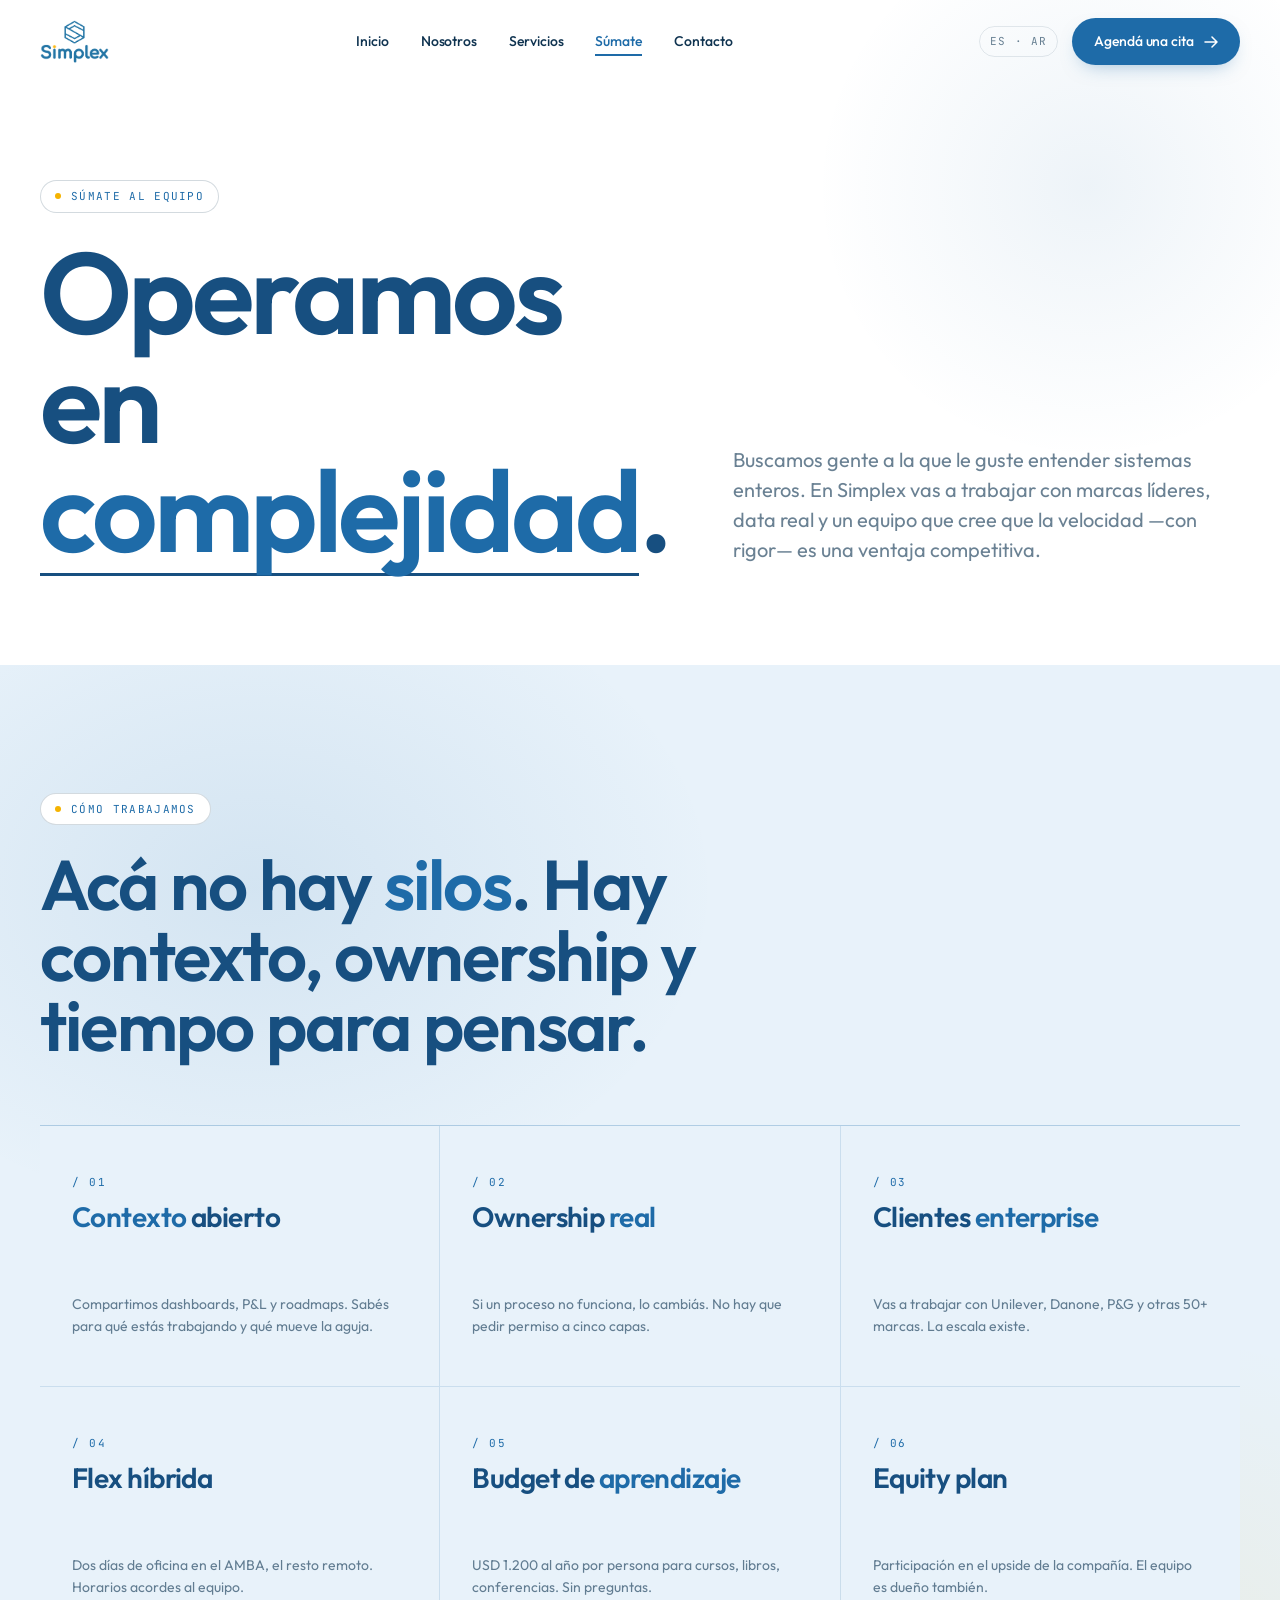
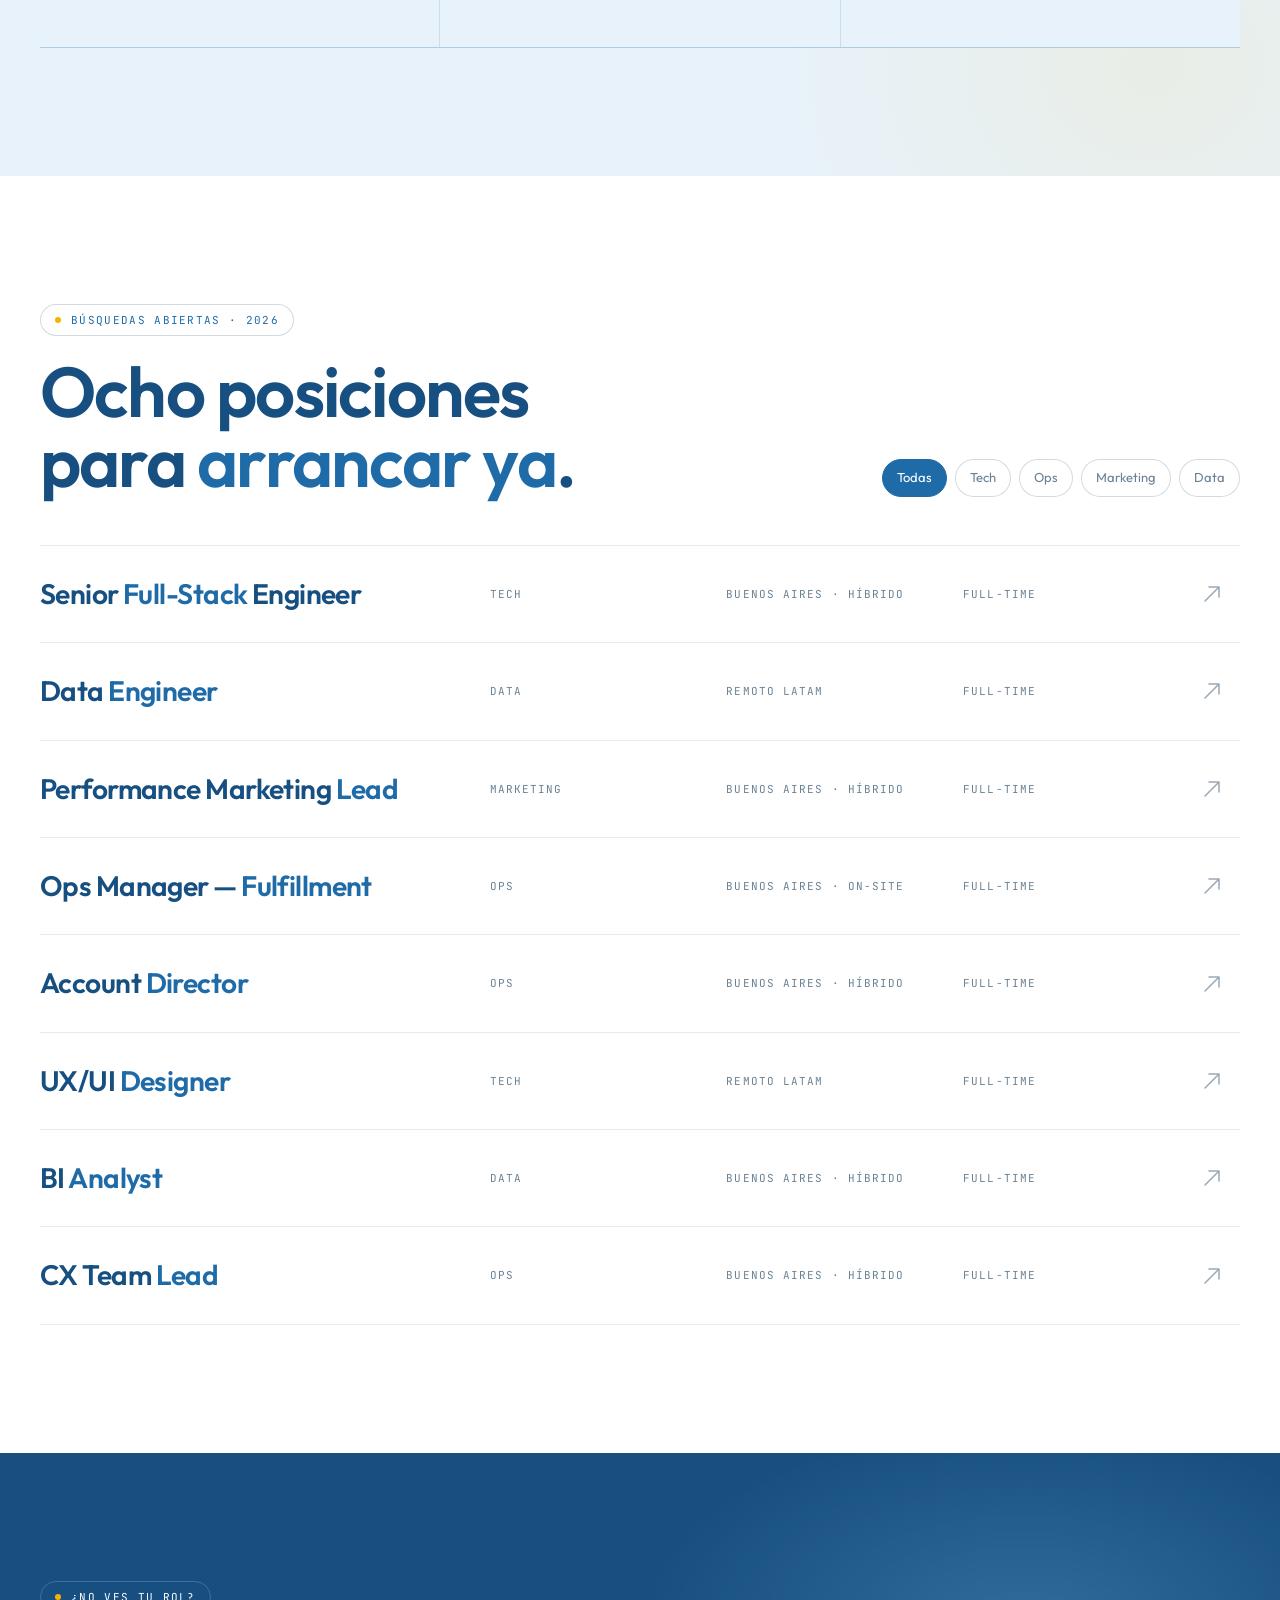
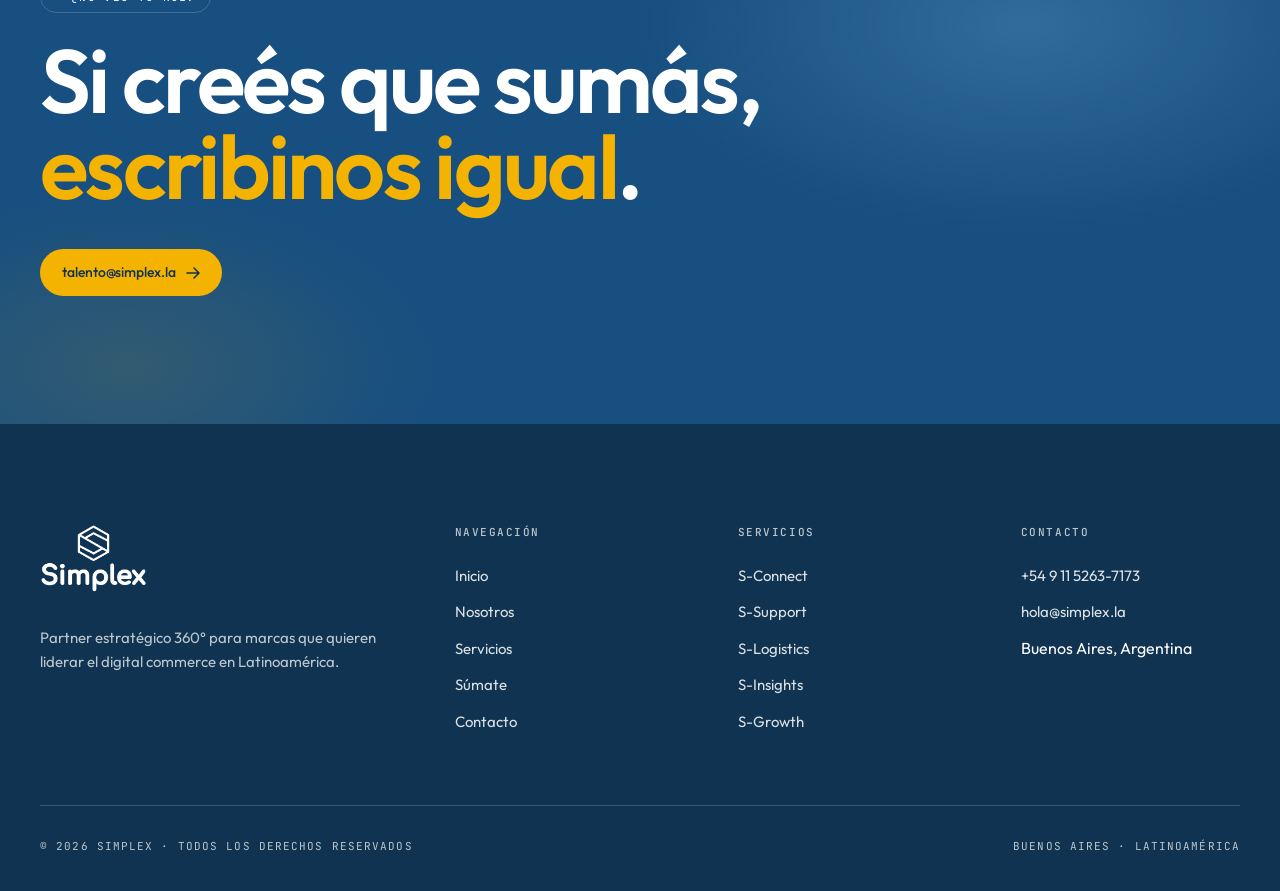
<file: sumate.html>
<!DOCTYPE html>
<html>
<head>
  <meta charset="utf-8">
  <title>Súmate — Simplex</title>
  <style>
    * { margin: 0; padding: 0; box-sizing: border-box; }
    body { background: #ffffff; display: flex; align-items: center; justify-content: center; min-height: 100vh; font-family: -apple-system, BlinkMacSystemFont, sans-serif; }
    #__bundler_loading { position: fixed; bottom: 20px; right: 20px; font: 13px/1.4 -apple-system, BlinkMacSystemFont, sans-serif; color: #666; background: #fff; padding: 8px 14px; border-radius: 8px; box-shadow: 0 1px 4px rgba(0,0,0,0.12); z-index: 10000; }
    #__bundler_thumbnail { position: fixed; inset: 0; width: 100%; height: 100%; display: flex; align-items: center; justify-content: center; background: #ffffff; z-index: 9999; }
    #__bundler_thumbnail svg { width: 100%; height: 100%; object-fit: contain; }
    #__bundler_placeholder { color: #999; font-size: 14px; }
  </style>
  <noscript>
    <style>#__bundler_loading { display: none; }</style>
    <div style="position:fixed;bottom:12px;left:12px;font:13px/1.4 -apple-system,BlinkMacSystemFont,sans-serif;color:#999;background:rgba(255,255,255,0.9);padding:6px 12px;border-radius:6px;box-shadow:0 1px 4px rgba(0,0,0,0.08);z-index:10000;">
      This page requires JavaScript to display.
    </div>
  </noscript>
</head>
<body>
  <div id="__bundler_thumbnail">
  <svg viewBox="0 0 1200 800" xmlns="http://www.w3.org/2000/svg">
    <rect width="1200" height="800" fill="#ffffff"></rect>
    <g transform="translate(600 380)"><circle r="170" fill="none" stroke="#1E4AE9" stroke-width="14"></circle><path d="M -85 -18 Q 0 -115 85 -18 Q 0 78 -85 -18 Z" fill="#1E4AE9"></path><circle cx="0" cy="-18" r="17" fill="#ffffff"></circle></g>
    <text x="600" y="640" text-anchor="middle" font-family="sans-serif" font-size="48" font-weight="600" fill="#0A1233" letter-spacing="3">SIMPLEX · SUMATE</text>
  </svg>
</div>
  <div id="__bundler_loading">Unpacking...</div>

  <script>
    
document.addEventListener('DOMContentLoaded', async function() {
  const loading = document.getElementById('__bundler_loading');
  function setStatus(msg) { if (loading) loading.textContent = msg; }

  // Error sink persists across replaceWith since it's on window, not the DOM.
  window.addEventListener('error', function(e) {
    var p = document.body || document.documentElement;
    var d = document.getElementById('__bundler_err') || p.appendChild(document.createElement('div'));
    d.id = '__bundler_err';
    d.style.cssText = 'position:fixed;bottom:12px;left:12px;right:12px;font:12px/1.4 ui-monospace,monospace;background:#2a1215;color:#ff8a80;padding:10px 14px;border-radius:8px;border:1px solid #5c2b2e;z-index:99999;white-space:pre-wrap;max-height:40vh;overflow:auto';
    d.textContent = (d.textContent ? d.textContent + String.fromCharCode(10) : '') +
      '[bundle] ' + (e.message || e.type) +
      (e.filename ? ' (' + e.filename.slice(0, 60) + ':' + e.lineno + ')' : '');
  }, true);

  try {
    const manifestEl = document.querySelector('script[type="__bundler/manifest"]');
    const templateEl = document.querySelector('script[type="__bundler/template"]');
    if (!manifestEl || !templateEl) {
      setStatus('Error: missing bundle data');
      console.error('[bundler] Missing script tags — manifestEl:', !!manifestEl, 'templateEl:', !!templateEl);
      return;
    }

    const manifest = JSON.parse(manifestEl.textContent);
    let template = JSON.parse(templateEl.textContent);

    const uuids = Object.keys(manifest);
    setStatus('Unpacking ' + uuids.length + ' assets...');

    const blobUrls = {};
    await Promise.all(uuids.map(async (uuid) => {
      const entry = manifest[uuid];
      try {
        const binaryStr = atob(entry.data);
        const bytes = new Uint8Array(binaryStr.length);
        for (let i = 0; i < binaryStr.length; i++) bytes[i] = binaryStr.charCodeAt(i);

        let finalBytes = bytes;
        if (entry.compressed) {
          if (typeof DecompressionStream !== 'undefined') {
            const ds = new DecompressionStream('gzip');
            const writer = ds.writable.getWriter();
            const reader = ds.readable.getReader();
            writer.write(bytes);
            writer.close();
            const chunks = [];
            let totalLen = 0;
            while (true) {
              const { done, value } = await reader.read();
              if (done) break;
              chunks.push(value);
              totalLen += value.length;
            }
            finalBytes = new Uint8Array(totalLen);
            let offset = 0;
            for (const chunk of chunks) { finalBytes.set(chunk, offset); offset += chunk.length; }
          } else {
            console.warn('DecompressionStream not available, asset ' + uuid + ' may not render');
          }
        }

        blobUrls[uuid] = URL.createObjectURL(new Blob([finalBytes], { type: entry.mime }));
      } catch (err) {
        console.error('Failed to decode asset ' + uuid + ':', err);
        blobUrls[uuid] = URL.createObjectURL(new Blob([], { type: entry.mime }));
      }
    }));

    const extResEl = document.querySelector('script[type="__bundler/ext_resources"]');
    const extResources = extResEl ? JSON.parse(extResEl.textContent) : [];
    const resourceMap = {};
    for (const entry of extResources) {
      if (blobUrls[entry.uuid]) resourceMap[entry.id] = blobUrls[entry.uuid];
    }

    setStatus('Rendering...');
    for (const uuid of uuids) template = template.split(uuid).join(blobUrls[uuid]);

    // Strip integrity + crossorigin — blob URLs from a file:// document inherit
    // a null origin, so crossorigin forces a CORS fetch that SRI then rejects.
    // The manifest bytes are ours; SRI protects against CDN compromise, not this.
    template = template.replace(/\s+integrity="[^"]*"/gi, '').replace(/\s+crossorigin="[^"]*"/gi, '');

    const resourceScript = '<script>window.__resources = ' +
      JSON.stringify(resourceMap).split('</' + 'script>').join('<\\/' + 'script>') +
      ';</' + 'script>';
    // Inject after <head> so the DOCTYPE stays first; prepending the script
    // would push the parser into quirks mode. DOMParser always emits a <head>
    // (synthesizing one if the source HTML omitted it) but may carry
    // attributes through, so match the full opening tag. slice() rather than
    // replace() keeps us clear of $-pattern substitution in resourceScript.
    const headOpen = template.match(/<head[^>]*>/i);
    if (headOpen) {
      const i = headOpen.index + headOpen[0].length;
      template = template.slice(0, i) + resourceScript + template.slice(i);
    }

    // Parse the template and swap the root element. Scripts inserted via
    // DOMParser/replaceWith are inert per spec — re-create each with
    // createElement so they execute, awaiting onload for src scripts to
    // preserve ordering (React before ReactDOM before Babel before text/babel).
    const doc = new DOMParser().parseFromString(template, 'text/html');
    document.documentElement.replaceWith(doc.documentElement);
    const dead = Array.from(document.scripts);
    for (const old of dead) {
      const s = document.createElement('script');
      for (const a of old.attributes) s.setAttribute(a.name, a.value);
      s.textContent = old.textContent;
      // text/babel scripts with a src: fetch and inline. transformScriptTags
      // does XHR against the src, but blob:null/ from a file:// origin is
      // silently dropped. Inlining makes it a plain inline babel script,
      // which transformScriptTags handles unconditionally.
      if ((s.type === 'text/babel' || s.type === 'text/jsx') && s.src) {
        const r = await fetch(s.src);
        s.textContent = await r.text();
        s.removeAttribute('src');
      }
      const p = s.src ? new Promise(function(r) { s.onload = s.onerror = r; }) : null;
      old.replaceWith(s);
      if (p) await p;
    }
    // Babel standalone auto-transforms type=text/babel on DOMContentLoaded,
    // which fired before we swapped the document. Trigger manually if present.
    if (window.Babel && typeof window.Babel.transformScriptTags === 'function') {
      window.Babel.transformScriptTags();
    }
  } catch (err) {
    setStatus('Error unpacking: ' + err.message);
    console.error('Bundle unpack error:', err);
  }
});

  </script>

  <script type="__bundler/manifest">
{"49d025b3-dad9-42b8-8cef-36982f600fca":{"mime":"application/javascript","compressed":true,"data":"H4sIAAAAAAAACrVXzW7cNhC++ykGymFXiCV5HW/S2CuhTmC0Buw0yObSW8bSWGJCkQrJlW0kBvoQfYEecyvQQ4Ae7TfpkxTU30rrtZ0Y7WEX/[base64]/bedrUeIpTAYG3kTY7gTvWymfdqDhJW35UCxNDP9HOgCRSvAUaSekWnKyYkO5nD1FfbfzAIrcr+PDcaJEXBihFcolqO66JkC2E9JJNd/wEIgxMxgb2umy7QH4aFS8syBM5bYoCc7DmRkXa/HJaOzF/I8dLZgCyY7YNdOGec244KcaGa5giR0jifwLJtsH/8A23wKU28KUwe0UfIDhU5znF9KLlW76rUW/U7QfrcUYxE6Si5EMlh+L5lo14NoFugy7TG1NiezQGA1fNcrB3U9GlaEpkY1pNQzZ11eq0Qw0dsd7teqXqpYMkjHGpmqDAyEvrHoDFX+kwLTuLSmxtygt1koVlQNpjZJTvQalRGkgLRRaK6/pCyW8OTp1tWfUKBCyFHFqOHjguDjgpEiAZwlpFABcUhYygxyiGWek4oJSMARGiYk5tdfFIvRnwXFgNn+EbyF6ljyVaKznegVlpRizK7/ErMg21kRWPAbPHMWrUtQr2DOAs7uVLujSt6re2dlvF/[base64]/leoA42yMEEbVC6j2AX3bimoy1aMHwjDsP4pcQL/[base64]/ULpDA6FIaVrLn45sYeZ1HhMwihGusdDs9J9WVRtVfSQz/QSRqQukG9QpWRWCWJi5O41zl7aKEymSGeSJ7uw5U82QUlpjlGlTOzCaKs4B/vzps1o1KjedQ5UFXHvCBC3njLpyzq6MXHX3du4dC1L/wITcnjLYhAAAA=="},"3d01c897-6d36-46f8-9d88-c6d166d758e9":{"mime":"font/woff2","compressed":false,"data":"d09GMgABAAAAAAZoABMAAAAADOQAAAYFAAEAAAAAAAAAAAAAAAAAAAAAAAAAAAAAGhwbHhwoBmA/U1RBVIEgJx4AdC9MEQgKhGSEAAsgADCDOgE2AiQDOgQgBYdGB4EUDAcbFgtRlEzSeBRfJcRxXSwko8GaGu0rSEK9OeT37Ame5+m0P/cNAlZysqTS/YDQLp2uOkdrbV41JPX9JpjInticaMQSVTKRECFc3IPshhLlnEL9X0haNplWUHRyQlHA9H0tooCT9+5/rdU/qESaDngJEBIpk07s755rxdQir4tm1bgNDQWvXKYRslZWdQZK7FoOOWn53PHs2p4IArgBAEEwEAQBBAGcJJOM9OqzfQxRdAALAAI4ySUX5eNtftF0U4E0gPfpuhon12GAukKNAxiI9pYpEAkAChxMOZWNJzBgAXiP6Pu1C90/QbsgxenIvf/+CpWr/gDpGAiCHQVEYwLZqLVzOdMHfAHzBnw+hHmOzeuQjBsNQYkfAAE0QIku14F6C1AAYtPSQR2Blm5hTC+9GmcVq4qGnAL5QI5AJdTLFPkvIwAIxns8AD9RVeXkLA/APAAFaEA0GgJEozMNEIkfDYWHdIJ+eV+U/[base64]/mFxR3NRm3VhM5du/r3/r94ll7/+92CToea3uPytidHJyru5mfcifn02+rui1H+LiOl67umgyVTOCIseMperjxlKDj5qnOSyQKZNJYMikpWfg40SB1p6t406sCsz0aGqSNMAxB6YQP3Xw2zlo8pSagZtR1aTAT6CKGTRqI62b1U/lBdp6tp0+ldVGaZoaq0vS/eJLH+RMWis5f1syoGLJa3NXSVc0l5fw9Cycf+X0JZ9EfpjTb+zewlrdqsCX1zdIvAv8uQhg4kkVQV5sJjq8yAE1AJWgcrVXEGQ1rlF/MBaVzL8fQYBqfADUAhBLMpnU0cIsgi8en++f5/kgAAh2stLBv/evjIQ/98Vlp/5/xlK6NVeo3dXZSX3/fPT6+69//E+IAdo4O3cSkHl1b0fHoeLwWZThcP4cnZoa2sbJ7eawfsXIjH7DXjjZzg1rb4fenm1pxzqmmGP4U2PjnIQPkhiNPQaZwzjKS4e2a07vidM74k6f8LpNqqryovbti8qrspsP/f61nv/3QyHS+wy0ZnYdzPMOdmGPLYNiHbKjmkRo7BHIHMZe8vTlDN3uCIcv7Ii/2HXGYdMoLk5ynJElk4qdzvCen6YZe8Khm3KwdXb+m6qwhEzpvtiZkZYWCjnrW1qb6mV+U2tz3aUS7BW0jv8zkkIkSXiWNhNRSlNqm3FmX3TX4QTz/Hlc8XSDAKpW7/Ok/D3V13zarmn7AH/+8MgdAH/+8d0JsiyqRnsFMFEACHya1WqcT1B39RwIE/Xa6aXqSYB/GS57ThEAwOcC4CcOAXxko5GGlp5VOjqKA41FdwBvqXQChWSlo8IrZ1CjWd5AnWK5Bg0SZRWaFMqARC+1Ep1JwC121PHKGTRwcwFN7JxCG5F0oItqnkE3lWxCD6UMQS/1xKIPN86/6ccJjIBkDxQbTA8kvCebKNMi3QOewrADKZBVvktvLtNzIyxCkmd2V3Isg9FiIXgWmQcjKFtQiRxHd1Yxap0ezsrzWBwT8IrUKsOYsq/hSk90PJXJ0GMlnqTHUjpWn6FWbZ+w7XPln6L0VB+FFAUqKaWSCioKVUFmU2jJpU0luwi75BytqY7v3XwJUnn0NxKcmi0HlnRG0UA7cXrLMDrKF1BPSWxB1ltbke4/J/m8u20u3s9ieexWNxOS9fcaYP/m+ZooptxagwDCPfuAbD4XRbNoooshptjQxC4OcYrLDM7QqU0jq5fwg+pgbxTSu55P+vcp32DMnS7LD4XX5cFy1XNEevpMy6Q/zCL4cxYmabdVldc2Zf/F6jn9agA="},"c4112327-3b84-4aff-87d5-151656ed0638":{"mime":"font/woff2","compressed":false,"data":"d09GMgABAAAAACKoABMAAAAARngAACI9AAEAAAAAAAAAAAAAAAAAAAAAAAAAAAAAGoE1G4JgHIFaBmA/U1RBVIEgJx4AgkwvTBEICrporgMLggoAMKw6ATYCJAOEBAQgBYdGB4kHDAcbuz1FB3LYOIABLu/mSIS5Uh2BKMqWIlH9fzxQx/Bph6htwkMRSkXtbrXS5GSVoJQaVJm2zimVkt3KUNAjuCli5Yi1sTgYFsdrjZs4iMcqwguWrsaMKcxFJUBgwG5zbLSF2W7ig17xYsv5/qvr5HhUlJ+v+Z743CM09kkuFDHW9u4x9ekmifQJsfRDJYklMp1U8BCJJll9eNrmP8LapvsfN1faeCIhcuQ4OO4OOCnhiDrhjlSxetkuyl9Zbr9Sfq+/v2v+dZqfJEtfaIkt6UuxQqj4fFjEiXHvfK2Vn+vc12nrMAHDAfrAaeKAbGdonUNeWhVaXo/PyTxsbtZQm9YQAqVDrGYcTc71/yuw8nzv67xdrQoheIIEAgyEQXjedu+PaBdYF1jgESRAs/qD377dvdu7N/75RxYl3gSBxAFpQmn5/c99zjz4MDdZAlKrSkIlXARjfk5XJbaUvy1LQOGRndxq/Pftp8vLasuecgsj8sOyCIexnEexaym8K9SJjCnXJQIIYGcd9D3MATbf35sz2/9YMYKLi+PiCDdmZp0pSqfQdKF1/3e/Fvh8dFoWSV7gOLMn3XhRGC/SzQhdXkWcYqr8hRzusuQQQ5lCFXPbuSzt1ubpx4b5gR+sUTA0W1XXDsZKW2oHC221SpRtGM+NREhFfgXJUtOXNQbtCn0MXc+8jUT7eqSdiBj5texMrZJvDadLFF/wGSGEULLbPm/NbUwTO9ZQblZxYYg03/[base64]/b9ikcmGTrb27cStyt1dWc5LFAZ766B8CZSED0C4PUAiFuLIyZIXZfKUFw9stxGFiZBrDh5hmDAQBQBjjuFABigsWPLlXCgKvirmiHPUF5LLjlb0CJuRvwvcj5xAKAN54bwdg6EymUcDBug2IJoruw/QonrfBCwD7lBY/Av/8ASDwc+afcLZ+MAe4gnkAihTAcTuLCyBtXMpw5z+7xzgA8CksP2fxeN0CMFKVFrmMcGUC4AKASOCbfm+DwygSZ+hOJS2TjCgaDmbjKIbDTb8OvUFNqVmj2IJszIJ9XAEskqT8NNH4Dypt3Ij3PA8O5fk61ApWe/jQUv31cNd6TjwMiUoabrDeZnscM+vDLxX/wVk9JDqJLDRii71mfGgxmTnR2Z+P/6v8BuDHSC1MPICLWRykDFK0k94hW13q8lzfUnY18Fn/[base64]/asWqZ0MUW62vQ2Z4trRUdMXy6TqanA00vjg3pb3VDreGuW1j6k1mpdtdqljnqPE0FxYoIVW+qzQ68GyXEco+h5g3XNWdeev+bgFE5IIF6K4DHquQHGYFFAWgZ/jvF7eMVPl0aBOUMizPqfydE/1hn+34g3NOZBjxyQG5BL8QFlsC45lJB6YrBQ0DCiRYFhhV0SAzqTIwajupI3DSBWliKKJdnUsPDLYP++eTRU1DPsstFIknvwRMiZd7gB/gRa4laQIpDRBUSUtplNfFCN0ztBbBg2+kPcNW/7UvFc1koT+KW3+7Z/MMxXjaDp67nh6fP8XLEEcDbaZoZES2+ysPQ2LElwbBvQ8jCf8SyEx4zs9Ung4rX9JZxkf3+0OWV7OnDBqJzLK5DPNXVkoqhVQB0jkG8R5rKnDcOENN8gz4tPoUjiTC361wjKLlD0G3M1ArDHpZkSzc9QJBdMqsJ3k5xG9/puUT6iyxGeRFyy1S79YIrLjic2udsOGVAzphnzffUZ+/j/aOoakLBDIaxEf8AHTh9Dg0AXXW1oNu+jOAjVErCYtbu9EhApauk71W5yg8enxc0wdUWyUL4TcmcY2O27Z/SbRw85wzU6l0GzcqFA551XlAU/omi/fd4r9E1cfWOeYTRZzXqvhjnDjoXBoUA4eau2iRqn4LOMmWBj0Jo6GcKJZIyIDPUxg0bogmm62A4LT55yU7VyJs4VNN/SmFOs0soqGptC3uB4vhwgIUwTAQ09F2RhNICGQs1vWmjQH0ydlRoM7S5elY8wlOShmbM0FSeZMvNpIS8UkeKRdBXtUQq9Mc5wQWNmjkTMYxEkMG61KbLZ6HvCGcwnYl2bIXwma9SHXgP4NYh6FajkU9DMVvONtHjb9cEghPJASFg8pTt92YRGlE/[base64]/KR8zZGMWQaAwOFe486JLcwXFey3Oc5VFk4z4z4krsPBXCMg/00i56ir45nZz31qnQdW27XjdhOn9jPq6QIqb/JXopgJ+aW/PkXIf8uU/fOHjpo9ov/h8GKyvTK/4fiOffzAylo3Cz3dVELT4UkLUEEVTZwbaad1DrTTZCb7A5TOvdE3rCqFbjRv0kkJcQCYWKwR2EKr5MhiBYWBnHaRQjEITAUSdKBHz7iFAaUzIsDDL5G33OUyKviOf0gXie1s3r6PN41DwFcr7jmuO+nREflNZzk+OdtJm0YZjxzA/f4ysp7pwaB7FG7uq+63SpB5mn13bd5v2I5xq48hPOr++pbsX+O9Q2P5GPlEgLBkvGFvRox/vYiT6ypLNopGBYUQIkJQSjgHMpwnFGvcfoTrzEqsApBCVQBzrkEL3piuGDWP5rS1qlYQlck5j/VS2HpRsOI6TNiJJtyGEgL7F1yrXRUlrrMJlNpFErbcGfTFU7KqheO6IKsa14YrQHRGgNZkD0mBaWyfHX0zW2Ck+/w6CNZhTg/[base64]/i2ohTA+dM6HFSUnh7NAUkSwQIAjwCrC6EfxEqsC9yA4jh3BhhyiJ66YZwx0PJCnc4IlJp/N4k/1sdeZpB2UQmf229ElSzjrr536fTVmxmawIF+txa3oDPq+BSuLdL76xU46hkvFar2w4cIH9oVUqdtGOuIUA3lY+9V09L9mSHkWqt90s31hpJRy2lyJUArAz698eEFP3209J7RNJ3r6b8s9vPC5FT3jD/S8ZtN9s3biAXDfA9T7r/Iym/yJp02mp6lJf7JsDjD5GZ/hkzVkS0A4YivIKe8a1Eoa0xhWdA0YyN/m8+zeWQE2eF//fly+b052wzLzxcGywnsm9pNz1PTOaf1Hfxtf5rPAVTMOFl2fXJNkusxii8si6TQzk6ktE/HBoCzkCsmGgqCuxNIlN4T1dMBjNFrcbXrEQ5ppX9Rod2p1NgNqtFt0NKrtyMCW3Do2CovdbglGJ9vSEkJM+kSfFtD58OVCLsWzLf90aCpDjY+ab1v22RBQBQRSyA3Yoo+n8vTulwr3cHZQ60OAyV+5+0e5sBs8Y3/yg8rU1sxz/1RXf3LdSCZVOAc4faSxQwnHTPO4gulQoWSARDtUCgafN8ExWomS/sO/N1KvSeabT7JrIM/J5nnJaxgErlnxPFmoZAaGE3/SfyIkibR+cGSYzoMzxfSuPL33o730XucngODMBWbGZ2wzYzP+PPiumL4n7z0wdoBMeO4t/wj8t37DdTnDH1e8bgNgOp70CJFSa1gc0ySskjjs3Y/YbAZD+gzIfrBr97TvnDTH3aTbm3mXZACeD0ibO7qzEWWkKxMTuZvVe1Wweo+6WcbkA3lgoQQr3yzkL6uWGmzhADlFhgO26YOb+K+BDnuPKe4xCJ8QThFlAOo8JT0qdRocQX/bVNtmlY7p9NH0KYcBurxxCroMMmAvxyqUQWYDZZwFuI1GUXMILF/7pe/LTSh2i++5KI3BDAODphKcfcXHYKLJrMdVugm0Vg1FCiYOx5/ycDOjUMYJB65kljccDOwb8GCeqf8DpzfcFkj4DLTI+LpYd9XTGrC9pD2ajVzh8fjzfsSzKxrJuCk6GxmJ0FlPu+SEZkRzQjJ+MYHuuAkvd+YcJnU8qcK/[base64]/+wfWDMvV9aLB4spJO/6n5y/WXJvMnuLgwPGC/m+1+s0Wu6G8UtSvXuCda/hauwA9Xw6KjUfaqfo8HRvxCqVmu+O8on+SbcNTeG+wADBSSVsltDZ++P7p4D9CCTz8ASYg+zVxzquvRgidqctf8wv4KdgYELcI2ECtQjkP0e8/zz3JC9b02BQJc0Nq2d+6pbm0tO2R+ey0UDso4OW4vL8FP6tiUppK7g3uYCAIGos9eOEtD9PcXvt8lrrRH896F98D/HzY8857ZDwHv7YOJ/l7mWHygh32Q2hV74seY+5UnHmz/61I9bjYeM+LWnQhm1ePCzAi4fPZnrFCYBUOZjtvp25UWvVF88/VlNOSJNkR/8NEHibDxGgOnxk/ZTo2d8kNRGeTNj+VJ8KzFJB9pGuKppiD65PXxnpiX6o3HrvNerxqQyQZU14PpD6apcyenkjea9E5VTgEcCpyURTtjwps4UWmbTH1Ta+tN6pVEuWpCwBIUrPiUx0uvnPW9Daxia625ddwKQNt68Yg7EsQLY5B/ds+sfdboox7RWDvL95S/7TAK9wlFqckY181k2OEvn3FBt5xV8wL1gsjQfbVCw/jYkJ5r+FO7pCKSNSyv/UPIUuyybubdo3fGgnTwVuetVI7T6URM/mQ2oqGlCIppdJgVq6f1YEuJ1R93+SM/+yH/1xFnuy9GOqKx9nOuaNxuhW6Un5PfCDUem56LY8Aw/e53liDm7emIfwvRr6/Z8lpX5dHHjsKHpJJD4M8H/I3f1d6liAHT6FDd95NxMkE6eLPzZipXLsSdpNXPZiPLKHcC1Xl27MXAYvNF9thS9ery8kfJe2n4JfKiydh6lzSKlix9dK9ElJOfk+dEzdHpkUR3luEVfwmsZaVBwV8VXnD57qq6qur6qqr66r7675kNJLvrvL3kq6vzTdwL3t3L7UsO7AOSTbawB29r+l/UvLipDedigRUPKDTMKT0sVjlTwQuNI6J6aUCUBUCsYomPA4+IkEFAVmBT1nIm1gXRKB2snpQgmgaTn4sgqTMFhRpTQdAEgRlQXciZuRF0JpWEW4RSkFk9K9w35fVjzDZlx1GwhQeNDklSD/M8jHmB+cGwqgANOmkESDBCACxQEZzjvWaAcFxwQ0Ox8YFW4+4zwLlypYpu6RCTLcIT0cMUZB5xSIEBmlmFDEQRkPDboNP6A2LQREApwJWKE/v13Tsybwbc22JjBYII2kOL+bEpiKCJ2hQyeRa5tO5FqKggZFWCFFdpxGVsbQ7H4zqCFIughWXAiH5VaXJVKIWPzkXEZpgFfkqMaos5dYRIEXGhGKUFEg1yulqVEJauWeIv5RSACp4Ih6L/X5ChUj2nQRvtd6UHvcx5CeDkCZ/02XI8p3/+rKGIBPt4LXMcEvPNSiJWcSCV9MIU0yHZ5FFICXU11lRrHXXXtoY2XWGrnU56wBt9wIwTxn5XUliRNViXlq4s5apG3VsXW63v7j7YVBva0/Xu9rhPkUUTQ9wJpCd7Q0Yfd4JJpJJWBvlkMO7UDzzEUNM1m+aKKc9mTitc/eJrW88O7WUb3VX1xl7RVV3zdd7YHbvr7/5XgCimoQG9Mqb1uB/+YW+Ms/9QbTAiFX5vn9KAYfz936v3Xn0kS0zAJ3HiRILuzgYb8LxLGCIYP04UIQKRf4ZopTGbTiPGXAFz+wqPq+b+G9VibZ8W/48wJeGymZ4OtXpc3xrfmkM3TnFWGqYiQjiNyMGyd13deO6ccdnJDp/p6umBSQcmyLSfYqE1QPpJAlcoQ+xC3jxRgCi2hC78dHMTDvT73n/f8r6QM/v/7Pyz36FMwNnoLs9p1lYSCt9/C779PkLTeVUBhSSzxwM7rb41yK0rT0/WVqjUNU3TlZVEOgSSMIr5QD1j7I8NzlcK46xexucJxkpCJU5pzwTgyIpiWV6SGDjKk2Tab/ZcHvie1512wMAf8YBdREpdaQi8+87/4vryAqGLq6uzoz/V4ZbWDqshC0hObGFHAhtKMAJqltekUlsOhMUJRpEjC2Dlh4Qi/UTdOoLJiqvRjKGpla+OiGOfgHo2LlcdJe43Nx8eYrH539Fk4KxefXorjh7lgdkidU1rkNf3H2K3dJeKJq42zRjf+/1+ktIhlk5epuBZolQOTYbSeAVuotTO2dsbdRoXdQhhhLTjuxx6edfNx1NTba6bR6ZBsEMWxyfDLsP/1/8notYbAXxX9r8SGQKG2fxyuen8jPOyAgKe4UG10g+ttg+3Vw+VBEv/8uz0+PT0XY2h+zPhJmDJgUxImXWMIg8Gl4Ogzvhb9gHP1yVEao3Gf7cqK2805zstJMlyZd/[base64]/Pnc//h4nZVb+4VgUUoQODiQ6WTpu2J6B/Dn3XKIiSDCrJaSiFdq4q2wpDlfQxPI7eiqT9NcNeBNsdjzQbOJG1Q1TD1RfiiFkOL49ja+NNhVf8Dyn9dT4I/CHD7hASalIJQ6ceOtIrWkWMl4dK/Pru4vDg7di0wp3bJ0PpbaXMZoSf3pnu0u8wLtKF17LHMzjA7bX0drXKBr+u7cRQR6DGXe5SKhMSITqiIZ/PxYS9KZ+UaLus5Kagh48QlYARpBkYAuCk9aqGDj0FAbzJwpvfeNNSXsDxBryyn0yCY+u02xp8c/XF4/I+Hfu48Hra6ujI/M1ti1tc9Xe+3p18VB3jW7kzixu6vW93ma1UYsgq82Ogji2DNfljs1EQe2+lhOzQUAGHTunO5i7CxE0XfLQQ0NVyOYYVZcIVbsenK7JUYqHUvCfLQlBjNj2v4hlTmDZrS2MNMrbBAu5IQjY6Tjt6ea20kiwSXuFWQYA7jxbqqdk2uKfQcx3o/SoTSLZ76WMxvMXB96/35/p6VauilhTGHUeGFrUD83fhf5cu5eVOVQlfDHcbnJfzxod1QH+qD20Wbn979lx++Yhx6KzmpWZ+RuijLHMlbaUAD+bHbrZi1zTCg5fBQ2ZzvexPbfY4fXrZsN9A9+720GddxNttS6xbc9B5JTKg8DcvKHq6e2wjnrIzXxp//dqf4B9NtTqM33RXdV+4HgQcazyoUGsJqIF4J/Ut2kDWgyfBpS8oRgbzCSsEqK5iN853Of9cW+Bg4NkZ+viaClEoknrW7026wuevMQCbQxBM0DMfG4u/Wglrfq4IG4Eriapv+7+Kkzv+7y0o6Io7Rkglc/ZGddees43Jl7vI9+0FuhzzPyojSFUmAZb0shTU01DAIB/rCc5ZgD3I17+DmHfDA7/eCKqyisNQzwSi3bZXABN3bWi4wg2Ar5OnG3IawbMYJmbA1dFIv53Dn2GMYlxUBcZ53C0ho4GL8pe7TIj1WkY/dAQ/Nc74iaBoTXeM0Uf56YhfLpmaz9ErgqkqiN0cU7UQVrme7GEqv3AwXeJu0DYFVTIThFqcxQppzhtjpI3C2s3QnQz6Iy9FdJ/DXf/kAWQgStMt5u47OhMOn87LTgHGUYxs6782g2/tYS7bPwB9nsd9SPug0s4mi7MYa2FBdREjNzYCGvLJJBmouYxG3JpV5k6HU2zOhhrHd2Pr78Q3SEcoK0aoUQVlYR/XgIfoRwz4Sxp9PF8XymM+mpqa7jjOn/Kmi4IEP/hVw4m26a+iZgrg1fOvHk90asEFOMipFx+m6piyWjAWqoIA31GBIuhMclxcZoCiS5PkKFbI2otl+ATJedNf2FLrztS7NAwYK2/dk04ODFuwkOan2Ju3BXAknmUCDh3WDNJ7X6/hbBmbv69A+8vKeY+DWPkYYGqBr+/n7SOiVqWKa6RSP9g3WMtsoRZVQOKQXDhfJidqBB6zOVKTatmcg3AIG2zxjEWt3JbCRQqYcQwpGRFjfv5HcBBUmRjW/zCkB7BdFJOTGh9Cl51RUWAy3O2qnNL9cJ0SFObshIxnXM+UeZsixq9Z1AlOO33hQVAIQKgmWwx0khxIVoqRR4plHJpHknoT7PIawaLlZNsEcb/gH3ndnP7eyMwaXplnUtZCe23tfURwcRfHNyfpc2zO7olANd7UoamtbTpcznEW57ddK+A0VFlL4GQShXI4cufpo7rsc0ypmx3I5YsodhewV+bgp1ceyKyFmiOKzEFIISJhuSQd905vT2YQkT618tByGiTd6+FK6ZaFnDUSDFC/qgoDJ0dT1ZeQGK/+2G1/Bh3TymUJFey4wDuTrd8c3jxAn1eDpVIcf3ZD+DZdleMK2S9rtDbmFIS+ZRcFsXlTkLvDV/EKitb+bkv+3RAq3M2IEh1YUyXKbFuGoQGnUb15zThjFqHuVWtDMoP6LCmFZlbG8Y+Du3bvDztfvlbI7dPf71E7/TvAv36FYwEnyBeEsAOL9Fx+CF/9f8AFwO7qF565CEkKEEYSpFaHetelc8lx01mzJvUYGojmwV1AcsLBXCL1BToGl8+GmBEtLgZCfZwAzFbaqmnEW6kJ8sY5ivXByjIefs9nuOESi6ezv+gaRLJv4DUihCUbHdJW7Dx0HnL+/5zvNhN9QVAfLfZz0yf0IMWjpPKULpoV90/[base64]/PHopHKkoI9PsNylMviQ1WdRw9LcUlO2mGqRX3HuOXijS/[base64]/nAA1AkCd+4dv7yfBsXBzH4VJzUTZQ1BcG9GwnwPDkAbNwQcr4+kZg+MMwfjgASm4Iu3Ivmx4JTVkN0nTxHE8cEC9/h0vY2yJ4iFpEYBPjvYj/nqZHYaTX3NIUMf61gr1tkSMgRKAEcx8gR7QNNDbDEN/CkalB/bqzvNwAdzh276e3Gyi4XcwPg8AJ0c2ih4dDx6//4ft1sMARMAFILne7v92cG39U/8Bh/hdrAjotIXFRZJJ5MjEuCbCRksE/xWEjqmPNoxqD6AVk7GIeuiJWdIud2FCRZRPoCGKkxFstTDr//cHON0mYxPoXGsBBjogOAvTW1ddjRHgMEmiFVxh4OV8/CfeAN5zd8pFCrJNYwcRgDJARwZWvGqABWd5j+mZnH1+HADrdHgY8GcI80xaW6p5eHDCZADYLlkS4VBZ/[base64]/zXXLl7LjUkaVH9qjkFkdX3uK2Zlxi6D8LbD/F2tYBypwQDzSCiD6YBy39YUoaWkhfTrL5UHxsv5B3TPnvwxclWVE13TAt27lYUL5kacWy5StWrqqsqq6pratvEDZCTaJmsUQqa5G3KmClSq3R6lbrEYMRNWFwBDMLK1IbGzsHJ5d2bh4ULx+/gKCQsIgoWoeYOAYrIRn0k5aR1alLt5wevQl/I9mJbNH4n2sldtpYEIYQDYMnWaRajIhFVcgW22hjvblNQBDF3cKThHLWwKbIGdUuhhXXaW1MuoFxoeOuB0ObgSAapk8WCU2W1aEBssU22lhvbgsQRHHXF0gVORNNkTOqXQwrrtPamHQD40LHXQ8OekHBZ76XG8YJ+2MI+u+/5Dc+lv279qv+tT/c8T/uP2WPXg/W3WHvRz8CBgAAAA=="},"e57c3155-4f91-4ea4-8fc5-6e405da23fd8":{"mime":"font/woff2","compressed":false,"data":"d09GMgABAAAAABq0ABMAAAAANiAAABpMAAEAAAAAAAAAAAAAAAAAAAAAAAAAAAAAGnwbHhyBWgZgP1NUQVSBICceAIFiL0wRCAqrfKMTC4FmADCgXAE2AiQDg0QEIAWHRgeHQQwHG4IvFeOYVcDGAQxYiT7J/18StDHCsHag9Suxi0jjBWIqGIoQlIXnpnsSNN54/t13/CoFwpk5nUUJj6rZs0SaMuwxrGiyzHJz7jKVPwvif7pIMvqiTz7v9ytHSDL787St3h/CaPRWd40kDTJnCMFiHEVxiBFjFQMwcrvcq/L2qluu2r1sBm/u/iII9X/m7P/nemdeEnNn3/nql9FYEia0yUcUqpTYxJayWwDQrUMevjnrX+GhgIgiFhSwZCatb2vtcttjELPtuP/0T//0771lMr0bg0RTjBEL2iEKLjZ7R0kUvxTYg2WcFGuAqbdMB3MnpeDqXPyNUAQWAOTo1HZWjtlR9kpggWyNqOzUqiQlZfjRMjj9CGyqkTXvp5RgeHUyABhYm5TsX/o/XWk7f2d1EFwFtcHb5+g9XcJFd3blrk6lkWYtGCmnlXefV6dj0NpngmNdCKGTeR2UA8RFSdQBlelStCmKKpVVlhoyq90qK/[base64]/MDQKspQWFQxDaMAWRAPv8BeMtangDwKOSw3tnB6Bpg/QtnU4BW/x0ATICSAKpwAFGegwFA0ebqYAsjo7MIAH4gqBrlbW5UN5sGZbKpihjKByBrACk2WqnGHgQsAyiNVYW+l2ut2eRCXMzfpukUB/1ajR7Hfg0vj8K6AMhZkfOoF8Aq+QpPGfDfUaQFT2HgswCZPhte5mJU3T025Mjfj7sMHkOINcfazjrsqBWnXOdWz+3FvdkUAGEW9m7uuJOucL3bPJ/tTMHZR/t08aJBc1AC/16bvQP/7reJQxcLCPKqIk0VwGAi/VHFTZEZJKegpKbho6UTEBTSxa9brz49aHoIAPJhgNixzPCgFZKpvIOAALGbBJSFOKqojdmIG5JOlIPSwC7KnXSkamTEpg34fPMM4KwcpAUB0K1oSp5mAZYidRjtAdOq2hSxWCovcGYiWIQjbUbXWT021+6LMIachdNiAUDREyJprimKjSmaZy3HEF/R3DD2MiGG8UkUr4qin2e8MYGtiyJPNwGW5XmK2nEEikVBmR6KiPgjUigeWExFjKwK/vicdPx0zC+Emdh8pM8n+iiqJCQwqPiWEUORD2d8NLfa06TGLbW4VHqLNpyHXYrUIir4e4IfMNuWpWo1azJjVqLIo4eMHJl6Wk6BQgvMiYqMHhaqraRU3rfCbyJS0pWbh/HODOzUmpKduRVX0cQRJeMD+s8guBNdozvdzMmgq1aVVPA3bXVsI2sADHtKe9hsLphp7jdVFkq6dPRSvjWjEJEOsg3nk02xgl6q37kpf2vZ58TV3oq/5NFlBTkkiUBGPAb6NfmZWnoE0IT6V8vNw3pnqTFBzFDW5SyycJqIzRQWpYY0aMQLPHr5SS1/TdbVd1MkiOZCgz9WKW7RlsuwK2dzW0oKuRj0xE1co2usnb/b8smLIhkWGsTFxWZ66TSmMg/P87lyJIgoOwKV3t0QxXuqs7vzdR8Eo8MipjnS+5OCP7PNBFnxWwNZT78qHBEVGu1oJWUhiVyQDxSOvQthJRhL5ndCQ8IJfzldp7n20Gf+GDL79nZ0Y3phheRhChC0ZhV+65r3mfTvmif+Tv+hc6Ej4/vPF3JfgrttoGyl4QmqVcKgh0o++vhW3YCPE5pZRKwS/4S/L1C9dn1xbNl1zyhQ1iF+fmjRJU0xTQcKj56HdRi96/pHazLVshXXog3ng215EsXV07GGvd1grXl1NMlqnX0m1ue37LzkeEEojSForkfomuYsMI7AOtOutg2Z7pKHLUHmkT0yap2Me3Z61BcUDEfa8c1TXPOQ0PK+Yal0bxopot0vehBVCnlDIlx0MwPUO/Z5JBHUfxJ3CgRpuN1JlQbr6wDfoZGjusopx9vVTmSK03WgCm5sKh9BEfHtrfl0s7Heh1ZZUS1JqbywJpvpJGelD68Cw1Y9Vafa2jPFp/qqXIB5EzYmVaWAU6cmsYwtD+jklcmQvMFoTdUbGkDx0NrSg2sB6WMfXCLwnHu1H6eir6xMPvD/[base64]/9ujtONmw7aXS5zRZXs/EkpA6dotapZw+B6LWpp0dGE+/sFNAtgp3T7ww+HXltYWTrV1rc1lb+zm1fQ6rgvWdDK/X3vl5c/Om9x+pDYeUC8NHuRge1WpXroqA+jWDkqjB+JqEKnU2iRhLCz8JV4RVwrxHHbWfaigajgdAydgIkGcxUIhKmwxarQ6uzOSz3OJGZBPxwDz+4NHVZmcxWtjI/FTiXg1jyOsp7EMLJi5P0wa9tLFTiMgeUiqB1HZeHAyqLq9tlCbIN4utWRZBWau9W18k/+OSL9evi55klgfd58Xr9izYBRAT0Z+HVT0fu5TxQGV39lWnFxB++5e+fKKCdal7fE0s/VJP7SXjRSz1MhfuE1vAibsn3LAMs53kejouD9wB1L3XPQdwL3NRWCrSUudS8kfqClDZjBT8ESn6NgxoSsOs5baK/u1/8PMP/vPtz4kShOt71oCBPcqapOoe6hFAzAyq7I6KqYxIl6jo7sZt7JvlGTCR368stLrfRmIuWcr39JYtiMH6Ht7xxvqm5p9kfDgQb7ojG1yMroys8yZximAnK4XVbi3hRWkBHeUUWr4ffrjM7LedaCqlOb7LbzrV9ziBwx/MWZTCssNkYiYoymc2++CvOsNusDjEqfN+d3C0mp8tgcODmhg6JzuJUG1JaLY4b4P/6zsf5wYWJhWu3VwPIY/eOzE4E1P/7O8H5rlUR8Wv1JYcXFac/7Zlt3fTxW11SW02vGjcMb9bb7SN6/XDA2VBjf0skfqvW3tBQa39LLHqrxg5OrjQw7vNYbLiTzT7rf7m0wd5VZ1SQE95LmL49YkXFrs6Ndf80zXcsKdtF/Em5VPrIKHNp3AP2u2oK8UZPe3BuobODoFbpa2/i2b1ioqRcull6qMWp5ziz9tBZe7zqw4FBBoICOlpYh7e7nF2RYb+ALjNabBqdzWkL34lz2ZI48so9mXJBrFKS5T+s3ZPTkQOrsma+0CnVP0vVHKnpqTpAgeLtMs+D/dy1ambo8tMVFacf3zUEwTuS9JDRhGt1Ztw4RA+Fo5PBpj+VXjZaHsrLvBrwl5sdIZy3Yumx9CwPjDYPyTUBK63zOMxmj0mn9bSa+6i+5jabydRma/bz+nT981tjUMxuoxlvw81v0++Q3oI2RiNurS3phtAdJVZFICSz4QGZnLadskoCHXKdnfRYiorQ1svm/ogGph/9AywWJ/S+tEKoQv1ywsY0qruNtNqu0xkJwrJiJaxGpvM1mKGZceh95ly5NvclOcOzF+5RMGXnScYIMc0+qUyDeBXnvm6wq7mj1Wm/k3qNesJuNW2jALvjzv7xiVCwK2jGnaaPJsigr+XBkLrp/jvZfxsJp/lBSUpSB+QiQbvT+JH7I2NpmBVy+NVE7oR7M0xOX8fzXe2xNWb/3/UvCLMqKrKEL7hLEfXqc5k1Ktr1fMctaNJYXWauuZjOO+ah2bbokUjsCLTfiJvNvkPQ01Auddd+8NZM5WXRvA/eLhiovwjO8oUvCQQvCfkvwJWrXs3uXRpw3XTlCX31BdWp66ukTEQ+krwg6sKD5enyipry8pqKJvxP9VrBxq/87cYcu6RvZXk/vrvXizcLUyJxnvAlXBrhjb36N+hjvXY1bF2F/[base64]/fx/APhcuoL+hIABtTTV6T201pl5b068mgzEQYVmZqrrHrHRzT/QP/GDdip3vHgxZEwBgQkopv78dkRoijbVI4JIg2tc/h7EmQPf3Rpos1W2jkCYBLhhxGdZeKOlRzTFWDosI0uaWlgzZvxb1g22zWX4NUWgHul6d8PpUf3ZNBq565AU4D7bNod5bBhAAoCn/N1z7Avy7q7BBmRqtaFGLDsMN8Bh8hQDKRhJohR1oDh3r0q7rrlbDFnTgACHkRSoaQ1NoAX0ijAzLomyXvfIL+aX8Sn4tf5F/yQY6gy4hG4dwHKfxJF7AD+In8PPaoqRO6tn6f3yL8lCPUd/YFrvC/mL/ssvUEdUiU2SBvBymw/lhg9wmWzSgaTpDf4AgBjCKGGaxjJ34Hr/Bn/FPbNE23fUInohH8WT2H/ucZ8Xzmnd61Kd8t//kP/tvpgAEXjCWAiBQvpeW7+5Gj2nbjovACHPGslwsAkHIb/z19a+feQMO+BzW16voVS8WhRQwRFA7iIsQBVF0B/qSijaZTGhamPQ1t4CX5Grb225WuDTdaPSJF+vFyUmZd/eCrb1bqCjSThOIVBupsOP+7q/ZlcD2PAB8LTvprcRWeo1SOpeyLZaLZVmVyeIlcGkxQ0oR+HYWV0gProSWhctus3kjs6bphHQuFnMweLScks8HvV446rVaR5mMTWmtengoHPlBkNeeNmjEBTlEjOq//67euHbVca5ev3755L9R4Fhp0DTlttOYX0LTyizHn7ple/zl/kRsT7jxj8vtHg7P9a1p3YrFWpUu8EpKRvKCeiHdAL5UTN5IgTCs4/[base64]/GjOm74DId7FSL7RNplb400wrRdEHbGUQkpvQx+Wgplq9XB/l1UH1YwohsKxE0ZCothsur5QLZ/rg83D592EPiMHzHC9/midjPo9jsHZ9uTt24VqjwtnJo2TCfedamE3ZKR2lGWlUr6t5FPJPNsQVIVCdbqAL30uR9WTMs+E1juN7ohBih1bWbl4Ed9JyJ/6y93Nd17n5WVEeP0+GlPVYhGk+G1SU1HMSJ+8O9AsP3no5EZulG+9hfyZv9/x0j/85ddjnxyuLezvP2u2+ShQi3xB/Tt0sGWE1+ab4m+R+yp5bHRC9xMnNsPlRx97zGq6qvBoIFGtVvZ2qaZIY7PpW+gx2XxUEkUjKSIsp1tiyKW6W1JXjiVofYIebw+JAF1gCYQIElw/f0RBrHuhsAe80VRKR9OymooC1vDjj7eHOjdsmxrwral9gX27BPrGa6BsrBo4B4jsUG5Sam4b39KQwJ708IKWg4C2LHB0hVeTrVHs47sYC/O4uyJQVWeQe5LDC21j5bIJvVTKHf3avKMoWb+2aSu7tQLTNdevxfYbST1sq5OFvfr3AT8Bq6sq6xTPmeVNh02uGnQHG1OTgXK9S8JJEeKhqCZEPEM+hZxSSRO5Lmo2z6fWgTxvRKk2+lm257RbvcFgCIFrZDMQouzwCAlC97BwvcWsGnfe8/AUi1saAq5rMDgaFtPJpLEoPfzEk489jIHHnnz8oe8V+qApEQfDLAn04CAMMf4YIYybZuFuPl/cqQsvNROZVIw9MKOd/e19NpqMszRF0xTAd8ElJRIMUQAzU8tTyKk7iCl81ZtEnarJtoHrtspye86gQwliYavaGZBgDFK2r/MdVm71dlB9ZGeloMfIRUyIn+m3BwjmOk65bN1FzfZhC4qomh75Ise7UpoWSGx4rnzSsko7+dN/+m8yDC+E1TTeCDk68Msx+f69ezdiQ8twMRILjvKbm3r1irXv0GHt+LJZa8KvU88AnuDATCBcKqnqg/fWpJaIC8oLtSGfKWMsud7OQsfW6cq9M6aw7VA4NS8Nuwl7HxsIewvfc7HU8nLSMS+IkhxDy7HY3h4NSPf6qd7+tqRsW42MhVjWSMapk2fPlsXJhQcwmafWy+LLRTMp59t91x0BMmFEogxs/OX+5e+3HxmstsrFYhICDxvbSE2JtCeahpBwvrCREc6smEAmrLPE7hSJL4CLZ9G6Q/gqOFsqHRwd7CByz+5xknTr1n4bS0aK2x5Pm1GfPtMWjy3MLzTq9Uq7WjImkCIIURiMsqq9c8KWjeNoJ91lE4vOcV9PfeaeQ89giaZbeR+AxIjURR9szD+99L4tKUpckvQSI10CF8G56ZWVBbxmjQXGo8MaV1BkOZZIzKoPD9ZN+HUYCNDKRpRWe5Alg9MmvTjLxK/XHbC6GiR6/[base64]/FZEtvt+n5kgahWu1QGBY1cPnKCMzJLoSeWGhkoMu2w4m6Dtb+LJtru3YzGBRDMuCH/dqKJCmh41yptZoICE266EhGo26hj5muYPmEFy9Wjhw/[base64]/1qy80n37y1Z9ruG3jYN19AFzAAAAAAXzzkIP5B6pG/IsBBHlfYvxA57oKCNlDJkQhaLdBbX8TaEEEtbZvZNNtEIMwaMIRXDtWhSHb1xz2uwkrXNlkezjsktOCxhaZoECZZ04dK+BWa48qQNQOgjatwGS73NiOZtuvxlAGLRDgg404rMEpZ40OrY4p6tJhXzOQdhAT1uAq+/oRtxaGUeIqCQBsG//uAN40jor3JnyifXUIAKbJsECFHeZnhgEGAIXWgQWInQEAD2JVVRFB2bBFDHLR7yILTLlfZENDjosc2JRZkQuStByRC5oUHQMBZKN0xsalSuRANvwrciEdfhXTgOdTMQtUbhazQWGrmANNOsRc0Nlg5IHL/Hfmg0wAoMRNiojxmBUxIWpQi2GzCNMiomJmtIuLidv0NnJaHFSnHuFKxJdPh6HpdFp47YaDFzWnToMVUMZIuIUJEdNENXMMOvQa0UV/[base64]/OET0ew8iN1onTFcd18evTy61v4udqv5XNvLFblSjPp2kOh8pU451dEmuRXXy5Bm3NdyzedFf2hlZ3/PS77Ruh7Djtvue7aeMTz+WBrHkfJ2lYeoWpK1D6oY5C/uff78J/WhsjGVO20q/u1xN35ct/5SjBZI7ZnndyjXfm4nqWgPwea9ts4VWsMAbVkyiWFZF3QmrDvBF11822/SZiLNmP7n1ba/sgFTbTjDruLRi48MZAYYfRnFgp8eJpYhmE8m4jicTxBsbZA2FFs0GLzODUHT9usE19BZq4AzHJzkIBBcndpnPIiGWUXjvZ8Vqyhx4Tn+NpeLwDNyneaFe1XVqDK+JlURPC5hrlhyqHdoWUi337ftLQj34VapzlqEZch+z6yoFWppHp/mS5b+a9779JF7vu0/3uvWpdtxxqL9kg11NrZlsHiv9R6YccAAAA="},"e9ed70e0-743a-4890-813f-acc55f35a4cb":{"mime":"font/woff2","compressed":false,"data":"d09GMgABAAAAABcAABMAAAAAP+QAABaYAAEAAAAAAAAAAAAAAAAAAAAAAAAAAAAAGoEYG4YcHIIWBmA/U1RBVIEgJx4AgwQvTBEICrBAp3ILgjgAMKEmATYCJAOEKAQgBYdGB4xODAcbFDkV45hVwMYBGMi3y8j+/5JA5XAdTws+AVvjEF2puLMtrr0Wp7Zzd55dd+ROfCNvjpsljMFQlAZhjhtuWQ1F99O66DdqagHRlAWxHNogICB/YVCK2HyDfreHFtmSGasdIcmsD89v889971E51oggDgMUwUYmPLTBQpmMTRQbC6w9dYWTJfvZ7S9/dEgR3WYP9cFCC8QTytP0ePr/A9rcmfdF96zRiu8JMowg5Iqsq3Vz9VP6EAOgLE2HFv+nzvozwyiMhAQGB4GRCRtD6O5d0dwVFULgd1V11dUhddvFeDgk2V7BWmAGgQjx7/fN5UzgYP4mh/R8jUAhD4CE3FJsYlt2gE7T4pw7jUippGXJxp9R6zf+ij1wQvPupQBQwEVGi+zvbabtf/v3HdiWfRvUdaGd0YWg/ydjabeZFGUqV3tfu/sFXh0ZpEPpQndGgc/A0hHJDhHJZgVlc5mKukwPDBVg06RM0aVNl3Rp+ky6qIjTyQ4MfxUx5Itvuj07x4AdYVdWEi91XaGornCC2/ubfbHrAgENtSZ+FwpKBEG1jV7ZLE1JZ1byFCulHIpTveLlVzpsU4L6lUETStz0IefMobFgt7JPUjns2N4EwAZFCubRJsC3309BQAA3NxAAYmSyo6q/fB2Qj33PTEAOBgDOVvzPjIMQAIHFyHwaEoJQj1YdigpHiqE5uxfiaA4okB/bBSfB12h3TZeoT72P8t6M1kL1ose1ntLzgxA4czeCHlouwFaCJuYAYgAASQQ0sdTkAhRCMhSaVFRpYCEspSttea2siQYrpXeLARUkxH1RTUG6R1NQJd1AN9NsaqPF1EMbaRMNRfeRAwg3EAR/brgogQ9QC25w5NS6/[base64]//y/DdSpZPkIv+fQTK1JUAejyQ5KoBTTqry0RxP4dnCIDP1+UTxeqGdXCz0JLqVSmiDLQtYE6GnBxQ98cOEwGtB/met8bQyw9VUkGfaYryyK8BeRSDhkwlCZtagETZPt7DeRgAKK05Bdhyu+GWca68mgZpFYbED5lJjwED2WfPutgj0UQlR9Qlbh6hGVpEGz/+0td9IGSmiFK2YRe7aaBpWvigFz/HqI7d66wm/N9CV3e3EQZ88CBApk20dPQyZAIw6M//[base64]/VMQ9eQ7mNlhzo2Avwl6gp+pIWA2fRIJCNIihpiZATDFnZILNDUp7/gFP43Vqsq92H9NsE9I6iZQVePDGjuaSjENqyRR+ToCszkgYwwe+g+uJmz/NIOdIzma7UeA+x94kNZYsQTJSy5q9rNaHgo8RaV7K0I5aLFUhLEA10HAZ8FV1rIDQRFcee4a/iB/lqLO2CYwo5hcxghMwG77n3nUcfOJgzXewq0++YY5btcueX/NM32aApOwmae2IU02KHknvveX9nbECx0NUtXbB/dQnPcRqPJ0JRWY+8T42pBcL/csAmM399FoYJIXuQPDF9f7QQ7Qe949Lz6U7UkXJ9Wdk/L3ui4i+oWmrqNho5VXI+oBj1Unzo99a3G84JabTQG7pYkw8zTO+FpQmdkpN2rdB1UwdtVzHbs22hMtPOpM39xKTYzfL3Uo5jBErUak6BZaVuRaJdr92pxVyGVvbDQYaDTEm2//X4XP4la13y9TWXKrPUzerI+FJcWP9U5l7V2FMNmHVq5fKXLZqlwrZodFtgfeHv+/rd3WB95r07Dyu4u/XA1EdBqbXb/o2j2bvA+0bzyQN1gcVmkylhV1juupK63pc/T2OAxsu1m9qF/5XK/9+Pstmza60fUf0bJGf5DZXqYRZ6wzR5mGz32LvF6eg5drJe1h+dhWysqPZWNlVpV4XAZDe94OGmB1SgzlF5vq3mpYE+Sl9ksGhyNR9QhtdNRs9VZUeOcI3pHYrj17HghdxIeuHSNDa4m3nl6eLL57lfXr//47hPMXZsncQL/FO2+oK+przNwbWnhk2U2NtsTEtZOt3d2j0c6FoJRxffOnTUlte42l7356jybOf9TQOTvHg8PdIfH26tbGio1GrLn3dBKKKrWuFrqtzSVba2pDFW2jmXlzip3yJ2F8DfvyAuziO0pLAq7znQXdY1etpdtlzuyrZhlq7cW/brpCatnWrM8W1h3TdkG2Ro2jYeA/7ED1/qZ5Xv81i7wdNsK2FM9mno91qGLPY0tCs/DtlSwrPtUd1tV4fAYDRFIvcxmqMhn4pI7zXroLV7mXFH3ZDwSDoUrXdWlZe7qyvl6ItNxbH9qaNWOHbzMmnbj6Y7fZNxyW+vrz5n9+9t7HnS5Hmzl2iPytwHbPDnJwQtjf1tsvbz1tZcmK0cHOrvjHq8l3blH0gxpuoy0tAzd2PmfrhHmI4Y2b/cbDP5HuA3ZyalU/3gKrxWjqchECruSx1LtqVRfW1NLE8z76ztb2Lqs1ewcRVYdi/vH5FFdx3kzKhnUOlaXp8rGYPmPnwdB6gKv2wuS1L0q0+hb2ajpc6OeNw3zcrSztPE223bVqE/LVVIjq8otTyuYzi3PUP3YlvIsrzdayyrhY/VlhNKof/E1ZcfPy7Zaz87QCo0fGvN+X1edozZ9MC9vML3WsbMuxU0t9nCLSwuGOW54U1ns5p5PyfCurNTJmk162ZEFQ7ggWd85L5temmuuS2cdSza8K9M9c36V/H9FgdVku3L1nmFfqdMVWeOcP34O+rlUYupoquNYaqClqbUJjzSt4zh7Ule/H1f+8ewEsZIq7M7S/E6jZOa4YX7VWVz3iWUDqelXkrKSv5Yc5nrGuSLO7a1x1uoDepuhKat1rq6YhapQuuQrpZDr43rCHBSfxL8YEgrFDc7IpqfXy3Yv/FEcNlTADtihyaazRan0C169QSVTyAWswCTN0Z/w6AUq+Y+y8jl/i8JScpgbHOcS3BaSzdfDcf1T3GVL3tNNVfH/[base64]/cK3rT5f/98NeVO0F+1ao8drvVrQ7W/Lvcmt2W0afhyg8ZOtK7Sfp50A/CLkraQ1w+IUhTQxjLbeBWxKVkB+6gjywbXnaLQnuJSEI4C4Ht2jyIzSJ+tT6luFTUz0N/lxrAJcPeUtCm/[base64]/ILC+o066mwXuty1bnan+z3qaW9632e+SWW9NEY5rIo5jZkyZ5+kYy51tRu97A3v+tiXvvdrRZSCWtvNNdRXf4Pt7kBHO1mue7vUoz2pZ/S8PtWf+kf/G02LaAW9dptnmHWlq1zNxja1ue1bcsd28s7c03txy1vZh/t8/x/DiJncs13Zua7mfOe/gRu7qZu//T+fkjfdU/fGvX+f30+P4mU883O/ljf0Yo97B95p77a3x/AvfUUnaVPQhT3CD0JM2COcLfwnfBQ8cUi8IAbFYXFJ/O0EIJAglwaIOP9njK+Lw2vMad7H6BHFLiqzs6DrE0/+euSvJyZsGpCTWSp1y42P+34DPBCm5aFrl2rYM589ODsbG8luYNHsSGws1nfd/XHDNs0Z4zbtNDxdpZZ8BHus070vT3w2jww1CBRhhKnL1tmbOR96E5neprVju8TIz8uZdYyUQXe8glc7EkQm0k0u4D3tDZstd45F3BZI8dE94xLUpgrroKazDNsWpTLjPCjEA95gMoWdO1PbsrmX+Ied4yy1084O3I/YXKkoqgJy4GxlIqD0HgflcZrWy2XF7d/B+lA+0pxRYtYMQPU9nWRbSNQsQU/tws2R0i2kyUUJOHzalKKkl1xOJNQG2Q7uIPvNX5uZcbc0W4CpzN7HTdNOQN0SblzIqDMXWi314h251swYQRihZ14T9CseI4IJQiOVlZX+0N+JKmSz3zgJJxLTn2aUieHslrwYS7IcLH78OOXUC3Lgg0fXDzWbOBKhfzIAsXR2SezgenidszBD4sw3P/9udmpqdHTQXmGnvzIlhSt9TbdjGucliwgKbxVQULOAlaKaAHv2pBiffcbFpzkb2+NZ4O2xcLkph1oVBw6VFpJjBjEPrpFauTwUJjP2VRQ2s5q3FykRGfe7hZGuz+t1NryeB08wJkLIX/7yN1jkIcE+W5HYYBpqDHmuZy7T9z2FfXAniTcKUWqPg9EdpNJZv5n2IJCijJgEXpmFHui5Rt0e6/X+8iQ/gDG2aZuSSHo7dqQkf+6V/FXnfCm1I2F43MCmpwOQDSdvwFIaC+UCUCF3cLdRc8efs0JR5C2QZO0aqk2QhD+CsrHd8I5hZASyv3k0AgQhfAzzNg2KLGSzofe/38n1/cuFarW6sxCWhcTu3QkBENCyTCwgGS7uYkX4EyK25Q7Mzzb8bX4222j2+iCymdQGOwEtS/jx0ZGiI4/6x9GNzm2LgfsTNh3DThf4ybm8X/tvmKr1wyUN20NC0KXtDRBNBNdSuHv2GDRwXpd7Nh/QZEk2nEdVEG62SCEBiSVjlflKl3aVVRKJkNXX5Ff+6/[base64]/[base64]//99o1BtKfOZcbkixgVpALYVQqsbFrQ4WOVfBlm5j1CvwuBayC85NAZq/0Fgw79A96wPLLQlnjHEiXoTAVuq1Bu5QgfLqcqXCNi2ufdlvrn73PMb8xYTMua4PDBKBoh5gKsQ7OA+arR6GbkD0Q0q2pfQ4l+MliYGepbaBemVZytzvcZHfmwWFyCqayyKlYp/nURreXVX3u5LgEyZCIs8tAraFhgZCMh36QUAHN05Zk6FFCHypWqliqQLPd935OZ4HuNjrbBJ3yHmzzeCg2uqLaXHQbluANWw+AN4XWvv30NZuhbMhEbIIAPD1za/ntlv+5VUNWH9zfyL/Zm0B+KAAAAT497sIKhjxf78CZxCCpml+gglhoOzPIB7ZfmfR0REcFaHhGUcHC6HfS+BmVISGV8ri/[base64]/1VexKDTQbcNRE1a5wM/jszZNaYiCmFok0Qhc74qCHDZp415xg3zcFaosE+U4Fg3Myi5Jv2jMlLM2bKEKsWtXy6kqtp2mbAVIhGm/Ts8pszs7HxS/W1M71glKvwPs9ru0RPdFofcekqMXHzpmaGa/UVPAf1Og4w0AbNwVZTw7QRA/q41azZGeZzx0ndZ8929ZBoMDir9+vry2tP1gi9taZ7TA4KzfiubtkBBP8TnAfI9EwUoQlDeIRPBERIRERMJERKZEROFMhOSUVtDY211lkfSxtstCn2NtNKo5NOzyCDUaYtTLJSVrYcucws8uSzKogzG7tCRamuWIlSZco5VHDaqpKLG4ugPo8q1WrUqlOvIW/WyMsXf02atWjVxq9dh4BtOgVtT7CQHXbqEtatR0Rvdtan34DB0GTIsKgRo8aMO+CEmLhJU6bNmLULZ868Bbvtsdc++yUsOmBJ0kGHHHbEUcekHB/2vLa/bTb7jhhMaG1WICCRWY5BhwIVGoTFSFqd1335GUMOk5wAAhKZ2axCIzubM81V2vCPl43ySR6ACgkyc1PomodFy72/bgHZ+AMDnRV8FrTITiMWAaYV4vkjAY0hoDE1DWzn+SNLt//f3GbfEu3pVBr5W2BEiYgUuQn0KFGjRTS5cpzkJBCRytxmNVrZ25w9nU6jOUBEjRQ5SvRjx0UMLVL0GBGRjy0Xs6gR0aIfJ6az4/B0HqVLYLUABqZVO+/vbe/WUlC2UhaMxC/gPa2I5Pu5N/wWsRWi2EiCd1HWDPd+Xq7urGPq/n4+3+fqGaPzL/Zd2t7qfX18E1YdI+GOitI2WoKfstIxrgj5h42LgVUJlTSdsWOB1UiBsMgCq1NpL+3aGNN3Cx+capbqj0nhFJxqSmP/Vks33wk="},"098ac0a5-9115-4d7a-8676-2d771e4ca1ef":{"mime":"font/woff2","compressed":false,"data":"d09GMgABAAAAAC1oABMAAAAAdBwAACz/AAEAAAAAAAAAAAAAAAAAAAAAAAAAAAAAGoJLG4ouHIM+BmA/U1RBVIEgJx4AhTovTBEICuBkzjkLhAwAMMVKATYCJAOIEgQgBYdGB5FVDAcbk2cX0Ns3QtytSksIYPmOQmDjoIANnxtFrZqk9Nn//2ckFTkqKZK2w964D+VMLlVWtrqrVZxODZxNVeMSKktOkk+dd9GYLp3izJnS/Ov9zmhmcJF2uKIJHe3Bs4e1bS7BGWof06tgiQXBECtQIJJvU0IfVEIPMkwvJT9ScEGWTRaMHjm4496iQII4vUWNu6owj3PtMKj5d0BH68H/LOOL+xdKsQ7wYn3brCeuRTdy+wqP0Ngnuf4Df+qf+15cLKmYKgWUylmmlEjl2Z3UWR2sbh/tALf/q2r+jw+QICiKso8uTVZKqdt+w5qZRU76sGTOy5a11rl2XmnynaECkgJJQH2Msd/bQ/yBN4aWqISMp0KODCWIl8D/TpCNkbNPgA6prSJJClARWQLb+PpqBF3LklgB35Bz1RgS7mY2eCHHor36668aZfeL5or+vw0pGCMszhAUBxTQARxdjtyFeXpkTual+XLzGyCBZJiZqEGC2xf385q8OzTdPe8/3tfMaB3aRoU5h82AlQK8kx2T1ve/n+u9N2DOySsCCNMA7u4HbGaqgRKbtQUCBahZcUMw2eOnwNM/g4ig694I8LYqPrOBefaH1h/KPQGHPYSbdjOpClShoogl4ZJLGkoTJA1+JcFmVIw5e1NetNurGi9uy6Z2L/vKAs0FmaRg/PwCYWpeKP3pzSc1pkFhy1mWoanShIN4lKnuwChc6UU4FEE+L5EoENJiHUJI/t5Us/0PwEpQhjJ45wCND551hiq3AEg5hs7Vuehc/f0fwMcmcrEExCUAyqBI6ZbihWW6AS9iAUECQFgDU5dSWGVKTnSIuQ8hlK5iKDq3radP03tc1IXh///3a3nY6BtMI4lSD35jxC9u0TROhfQW6dM0sjqZJBo9JUKhBEJBRXSF7LiFLXA6961//x2m5uEQt7c7L6KbhVbkMefnh1FKiEMudp6XbTk5lRqcJ3hhN2IQmD4+9VsQlo7m/[base64]/aO88ZqaOMA0OsEQJEJQqBL6HJ6gkTw1azrPYDJqkTToqx1C1tgtL6VpfsEIC+7vQNLeFkFGvb21NtEoN6D6lN9tq2eXVdb/ALhBwabx1YWWTgKmJ++Kw1L2x+Kwr4A2U8thP8EVcrjpfpgs2lhi/JVYEGV9tkarmO7C0XO2U4zAHOqar9ptkTZiJSCJLDhDCC6AHREj7koEy4UZVy7/MrTWzKxk7wksr5nPcvooAd3/aoN7AqINHqSQcSDAfSa5HA6jsOX4dHn9YDte7I4Opchd9TJW1rJJX6XKosBbrusu6XwII7tBzBduXniSSfPLUO23QPwEKGJBEOMscASKXY44IobnvgRRAQxJJNGP/qjIptC1JRTQwOtDGYYoxnPNNqu59MG5LhUUnpz1iRZFJuQA4KqqJq3FNrh6ibOXS5TYEKGrBUwQFvXtnXpa29y733dok7sOQSKTLlSroBzEp5jVp0lSxlRvgRVJnPWUxYdz265rKqFyXzMjprCSuhB4VlPAotvvua37FX1iVGWlZl8PDZOqm06CCfGSLHF7mG/SMyIsIgtChEAAnCxAPID0kEADiL056LEEodh6vN9sSuuHekssu4YBkPf+WEBAV4CgvDRQAsdjDDBEqmsIr5kOOEuj0gCb4III4aEocIdt06XPLyuMjF8wz5Z4BmqtMEF5pwqgCTFo/V4hXyYAaEmsAJGWiTyHyNxCYDjtNr32D//bgPs37icgC68NQGYHjsBpLgIEWAAengAW8zh27JGAqA+kF9JfUDK9CfnwowmFmFCDAAQgAUwwaE2wNwCYACgXFYKmC+AbXtVyunTmXUmJnzZ9EWnB6BgNGlaLzIgFoN7jzdgn2K6wx6w2yuHnL3MOp5jkfJxMtZRZ/92c+nRIhVhhRNxL30zMjMzOyuzI1ejZpRZej3QW3/TPehhz/mfvLbfSyyHFbI2x+PddvendCLdnNmWOZI5ltXtjUD4CEAj6f+KV2R7rkSJlmn+aKTXJPLAGrCZrABGRfu0hwc703G80iGaI++50RtNf8/q/mLm3N679Aa9fvfir/wXnQ4C/H0IdF0E/r/+/43bE58Qd47+AUPA2/O3KSkUPyO77bXfQZjMNEyXXJUR1qJYO/47kcZxVWCp8VQSqaWpnpYGGur00Uisib4hdLTQM5iBoXS1MjWasZHMjWVmDKkJLI0nM5WtyaxNYmcKGw6mczJTGxezuZnL1Rzu5vEwn5eFfCzhbbFFfC0VZCV/7QKtEG6dCBvIrRdlk1hbxdgi2mYpdku2S5KdBjqsnwMU9hrgEKX9+jso3THZTslR7KJSl5W4ZLsAy/W1D0c5E6MEW8XICALVQq0RZ5tUHQqc879/[base64]/V6Lye92yLVRlKOpVrZMQKhI0v3lJqycQDb22fX///sfv8K6h+aj1jVl92/svr8oTsSrVpHRBHt+VuNXI0kTC/dlCeOrPJoavsStrpWTXFRZPotWrTpwIbV0bEycvvVotKFGoHDWsolKHxPZHuNQyeWnEmKDELrRI6RWPtl4CR09dZVWGvooH1lvBUqu2+91CCFiMw4YHKQohnjRCs11SMl5+c6inyUg1uovVrZTMFm/bZlXNVn2a/P7lM8HlcZ1x4OcsCrZKtAmKGw5QUqIbfalihRtAI1NAMO3ZvDQt1/QgEm1yfEXPfgwuf+GYS4pE6XeTQl0C93GwAFoGucT3ZkmFejxRqCk4JiqvwXCWNSt4tfSlAt2m6rEZ3IMufSgUfj+o8myqfYZV9mZdvumW22riy7IZeW35rZOXsmvw4F2lfbb045v/T6tIJ2xvQK89AzcyYWtfTUyIiRsFGRRkbx9eyeBS4nigXF1GquNQ9Tb1hz1+HJtigDYTwTStsmgnr08YXBa9mP3KacVEdKae7XWCadXpq4HH+NupLmFKbF/BDMYr7JzOm+K8squ5B/5JgORpohVe5jBSOlA8VKJJ113pe5NwMxpq2pgb8iaWbefW5nnkl+hSht41TOeNT1x7ZJrYQVsTlW32UWRvWy0kNVyEaNsXTJ8KaWMAiD2mxH/ekYES+rNZBoZ8I20rlMaYUiRve1m6PJ+fMmp1IdDrVDkjF1xf0RxPy7cWZuSnZNDZJ7AsA2gVciTCXQ1CGdhao56habULXDpPkkX5yszHY2czRS7NkL20uOoIoqqUieICPH0qzeA7xfc3jlyk13rWedDdCcj6sjGJpwB6ZCqNphUVnhQSaEknNMI/Eclb2mXGniXIwEtBdTxgyKqXs7zvI5yL3Cvo/GLZ/4OmGO3HFYjmlXur1IuSB1F+mVldOvrZ6Zx19agezqqinnV0xLwrgdnpIjwTWMBojqmQ12ugAvScT3bP3scHvdWIebjzwTBQ7v+Lnp9Y0+5/EECok6NW6iPyhcSqBGAoMsNk3VFdeL7gskatEDVOizbK/JvQy8bJgbNhpo/EyHhQGJJSA9oWsAxWltMTAE8oQgit+e0kAoWQFzj+NnU8PLh//0NgefPq29+LR+szt88iQqkscM5TmTYQePXGpL5dSCRJSjI4admIHrqF6EOhtDRAGdTOiHFzSV7iGb3FCIQug70j2GDodmS0yWjhop/dZAXYA2eDMO+04FiLVX31sl4lq+B21C+6UDtTeT56EufxEAeS6v5OF78uue72ge8ouHcq4rNuikhlnj4qWdimc/Sf+/MqgfeB15a8/htybcH/rn4xChtd///15/QHOz/az7D78uWqS5WxP7QNzQ9Ejf4G3jEKr26ZwfPYu2twrK2z85T3ke2KvceGm6/UVf/UMW7cBdGJk0mFUksGYlaWDZhNGkIAwZliRZBEXIlrg1O4gZk5owgqzifXFbLPYU18HZ09jFaNqfYYUxtgPF+z4D1qWK9eJjvvTvwqbipUrxo+6+3SuSZHA//NYrn95ViQw4xA2eIX93LTprdhEHfBWQkX05iq8krNPURsQfNO/HZuUzrfPko8lOgLHpl6t7OtGxRNjv2rEFcy43w/gHkrv9BnmdoNm9A8SLOHD6InvBrer9e7deNZ6VQa6IJwkyqHqqqPtTofP+jTMu7v533mhl/HJF59mRpu2fecMV+9SdDd7vViLLOz6/8/diZJWr83Xo2+mNPEN6RSaGIHAWRqoGI+c+o6KSKwxNRAMsRUgiIQsFGLMkQccYP/DAyUNQdXl7uShKfUcMDzuynLxXCre29PhYMcvnN+PJ3lj2iQ1L1bOTcytKD3WZfmzQ38+4Dk2tf8cZL34UkW+2KLTgyaKqA3R5wdJkPeZYe5SLIDnefixwF8ZvGbLFSjJsAs3RLqetfxDdm9YKtdLUGGkOJ4ZRMjcJotjKUCTB2IwDQ+i5jKW71j8jULbYJgO4fNE/tvbyEona2K46PKflAo3taNhacrzKL8SsjWHecdVIf6za9ePUUSHjoMIwlmTCgjjZQfGjTornqQHfJR8c6S9HxEY4CyMUk1Gln0wcC0NYknByECODohhZLm4wKKxAG1XFxAjQwaPDfx+eggge/D/5X/mVfP44VOnFfeJX+uva78Is/nPXeu/TaQd3FpZMzacqcSVF8E6K5Kn6VOnJOXDzQmS0jp0fuThDOSfwKQaDgLWgkyVIioWtZDeZPagKvBX2a6qBPaXmjj4d16Q4m3S+sRKt1nu7xt4kh95aCNXVipYNGgKpZ3WgV/LwfHZb3/6X6ww/2j+9L/vtJyUYgN0DI/IF2acqIIO/hVEm6vFmIqGrbd6PB3iibhavjc0FIomZVHBvNFv2LiSLt7qYcdrou3LAs2/wE3S33/yf1sPJGWt+sIL37kZhWLzIUFB2uwSh/3cbszZNiHZ7qC7Hpa0c6dx1dtGekHDqe1k7r7Z1fPxR/B6kazjydb+tNvC0HqTLulsqtZSm7fZlk5P0nrYWSt9t+dIGS2CJtSjpmRO5zcsH4U7Gbid5Fu6HMcFqZxwdePmg0ZnAv3YdeN1u9ZAnOjVxTTwe1APdY7C6etmwC3ERqyur20UtXqOVpS6kkDUabDHGKwEbhG5iRt2cUGcCI/7MnnecaL9b57U7eYgh+HYHxTGY2bL2q5Yj2qEvaTIXlhizUkro6u1WmFTYgtCI0/xLUcba6O1SF6tDDA+diEeaVWiU727qXr7A8DikmkzlfCZFJSMBSAKIHt0stKT/CaJa48c308lDJ8x7NK3Wf8iUx4LIEWg+YzteGz0nRRgbFGZpg0ie5u9SO0S9hRfulm/oLe52LSusLA1J47lQalbdrqZmQpyfp0rDDDFCwKHxzk47zcMsjHy7A3JMliGB+ZdDR7aqE3ldfCC1ObqIt5GQsdoZnlFBSH7k8E3yytsHlAAFfkQkkj4/vj/Wqq9GK7e1yVrNOAjeEjgMRrPO2z6T5Wvydy1sBokiXjB5wUdb9686ZKm+4JfyK1qGR3Vd/NC3B5RVdHu49QYZZAaC6XPep55TXI/Bid8FxJFBAehCOkkxAy/kFZwNRJTozAwLWX5koleE0yAhtDDM05FZTWion0SIOY1BSGJjHC2gcB1ZV5CMr7jThya8WU7OkceuPUlLLM9FLB1vP3TFV+WUp51ZjkdBzBIDEYlxvLdgYO/UxB1T11cVjA0KFj/FjjiXgsFRlBtwydl5vcGcPpqtaWZiHuyJbJlW2nADgiOEQ4N/xBv5Acr2siQcR/29FqKz44u7CRqKklS3S1AkVe9PjJ2PY/85ykyfyqwPuXxsg6pEIbo9yXAavN4TnBnlD1f1S/Sy4Lh4xHOjdGPHoc4gUDbqE3nuHPmcc/A578iPuHBqSQbB78QJ4uJ3dCM3FWtfauaciant1GtR7nTdxXwH7xXmLsynVKxCesRmZ0ZgfTOp3DyIPfGourTfe8mQ+YyYWF9Gr/3F3Fz6eQLGiQiSQkyx2j6tzgyGRnSS9ShdQXn54bqQo8JU7RrzOxNwlGdClyHy5P4Wy12iMw9u2i299gxbdEggeT8dfr+0K5AqfYAMbNrTL5+KHXt4GaT0+GPVb1DnkEFJ8RAOXSleKWWXlYgk3SI2WHG/z75F7ZgAzkLZJTv752Sy5+ztnsGuqSeEi+Hp1HSXfyzmcmVJirv7vPWOQxa0wpAU3CqWzAqZ5jrB8WhYuJslKLdA7/PtJFinxYKcxC6wwTNkRunh2kf/Otq+VHrlhY5zjha0fuIusf+duFWZtbzj43ShfOGjrMI9dpF0Uetfi1Ndyq5erzSqz5EohtxJeJ/NM1omoNMSL3bPHhX6THp2TttRjkjOQaxHAezbPpQU1g8VLa/vvJXWk3br4Ye7rqGnqvkG6YbP8DP8lJ1g3CTou0cNV7kiQfdYODAa4nxTfMMPmebST6rlL/QN6LC0t/EdV+kmdRpy90xzPUc+j6Sg7iVt/3O2V5RAxwJpByq6b9KlHx5chjXX/X6HH2ZFwoFouJCk1yy6FYsnaaw02naNpl1bxn8vTwLnoPiG7nGLhU0zBXBrnLqQmi2AmCNv/fH+0PrXb4PDdsLdA6puAc1HHl8IFAqZca/fC5aPO/VvHnkVOI90R/xotOv/ZY5l9nGoyQB9uVYETSYfsUaZwSZgZrbM1HRZdmWAuuPE+QdTl4mMCJaNs7ippSeVUFb/mY10VQNo+Fyb9tVBo78CzrdxH+z76RdhHRjwEWv0Z6Wb1xuY/G5ust7QYD2OvFfbsttOAca7DXLY0DnlYSU3Hbfu1xVQOad3vawV1esE8oxeYa88zW/oDcHpcu9eeb7OKTvZ4r+XNrQZkouCU/HyQLlN6/O3NO0mIpKGDrSbrbXx3z38DSMDAUA0CRtnOrMFdE5EKmxcbJo184jOWIsJHUJii4XOdY0o1lzM1Rw6l9kpZNzEWuz2j2YpvNI1jdihGGavhsvUWUA1sfEeJb9+Uo0s2U7B++Dh9WjbExdmDpgy0C3dJIr3UhyzH06n++PD/bmHXeiMKad1HqY8F8yWk0R/aq/+pWd0EL/D/KJfw/cXo1mVQ7+WvC84ZGsDub3On1vkwvzGN8rMy2x9wRuqwpOW7BrpMC+yzHN006wv9YV284bh5kmjeflPX+hzfZfqXsrBVaKhcalY/zyVs2J44vVcKaj0Da+ZFp7XM2PyI3BleFYwo0/CPFP3sQow/Cn9+c6C6Sed6DI2fEyRbSp6ke2JyLL4pdCnvIlXRyN7bTSEohdV3UxlmYCNiSd9MC8K9Hn4+C17RzfYE7+EPtU3+orXo0ecdJjntCs8fsHJ4ud2+d5bUR9pkfPWHehUZy3hQh/MC04dun25uJaikhQ+5HPwxa+4HQVF589x8ytNyO29fw5u/xU/xNffTr1G3+qHP2X3ih6+fTvKBwIYAeAFTE/3qqVzsBCnutdNlSYPvTvI2gLEIkTP43Y0OYeCAelhnlCi7Hn0R1Rj7lfuU+5972e4Asx3nZXoYSelwNSepAZ47cQgYLqYIfCfCbzkTQ/lVOEKiGM6/zw26XMfUx9r2hXlAisl3raSQDb5FH+4/X0PyYhzUsR1dY7iunt3YnwE5u0oNYFN1yjQTm+qTmcn1Nvg5izdyYDnlcnuze0ggrOBBH5fYiMcQRIBHeO5hUkW5eARFjEvUaXyG9WAq8XIAoiJ/r9LxF0WB5WKjC91pCmI+Gtq7dxEVzvJVzqPK2gqU+W1c0Hi14iAOYSyqI8y0GWgy1mpIHqofB+I4sQyGwr3j1etAaYGPuPEC0cgAwQVgBzOuOGvnoixKkkBj2SRL7loVRONJFWXUB/[base64]/ssCa0QccszZTEY2LuM1tXN4ViMPHnuacSiscoftmG0suvQ+l4Le9gmSxyYrK+tbJ0yfe+LfHprRuBeyqsxlKyd5KlFFKletmjVM7doqq+URZOHhK7/am3L4sSff4xrX80U72sORVrne09331F93TYMohboJTHgKUpbqNGZIpoeKGD1ekrSzyr8ppBblY9h46d0/GcWPevNPP3ind9elSe3X7Ba2uhPKVKnTrP2umq/Qie5HPMbjNn4TM9lTPBVTNy0zc1bOxtk5h+bslAfOdDsRm4s9xXKxLDbFvhwgAjZtgPht73zq4WDvkkUX8RnoydQYe2c+/gJ9Sv+9/+7Ed2cEzg7YM2j8yQ5iC1aPijnyoGL2Xtva21deYUkzbb/SLEqaRG+/gyLJkTR6tWw6RU7DWkWgDIFoJEOa3Y/MKftJ/rpisP71z2jRne2jW6DzOfjx6I4bSN6nV0liiCGGYeMkDkO0z55zmzMJvwXAnlTcH9cmGVKeUZhURAJlHJupBblYnKk2lNx/aIxUENrW/RIe1dclT4pw0i8dw0IsZjpGIgteIVDgdOfPxtxg6DUVyutIhIGGAqnppHi8+sWMuft9J0h5ZeOHO37AvoI9kiF5busvBViNwLEMMuruAio9jXvL+JXKBv9D/05jkQAdmVZhoyCJeDZOLusY6QkLnf9OQbPJ7dvZQ7TXS+e/O/nd+TFM0qhMkDXM+BCnvs5MphlbV0H0DekKUlOOQT/6Pnj/nitovwns2S1MXtDb2AolDSv3/6Yi5E8ZjjN9uBVkK2jde7+UJuCi8SIZKo1DIcSQPdslw1QR9WIg/svz+MqnnfPUcbvtMN8CZhiynQG6JJ/Pbv2w3eG+98uvSpjjGXcCLEOEeBDWE8z38bNrdIovgAElbxUYQ1CcaGwgM3K7oL5BE59Rhjze4eIiZa/Ayxl8sZsRckUChKl1s9Dkj93fmDCKf+AUOX91Mnv6yZD/+eM7b709DTnsHm8yShgISUposfJlynJp8La7Yi7ylRXsXdbzh0AIWcaYgLsKR9aPx2txP8jE1jUyA0timw2DSQ4XWTpbiM0TaxIHVkD7vgONVJRbIRHltEPADUtV15ODEOjZ85XlAf0DFv7+iCILnuexd/BIoaP2Bb1G+1xQUBlNzPWxgOZaL7dsSabm8YSW9fSFa9fR2FS/uDmndLJWdgJOXFuArYR4l1qWKUA8wAWLihOvoGPVZNmgoQyeHchfmRPfv4PuLAbGubAQfjOt9CwdCgLg6F/r/eKO4RIHbjlWFtVMUS8GQjTmoUs4+M48GrtSU7/saI5nIEDoNLLnJCaL7B4ulTps09FJuxtKqwnH09YxYIm5UPi6ONLnsRLkPB7xKSuMLfuIAfIQAnMa4k0rOMN0bkUMT/Pwg2rduElASNu19eLsurZyWz+Fk5ovygkUa70hRNYymxWhzsJYNeoiRHNWq+sew05Fymy3y2VWDZKPELl8eNNvo27sXf85LdkccG44F2hGELu2kUwyP0v6HJltlwEN4gp6T7q74cNsGPLViF919Y2WiKm7fGQro1IEpWs6vDrQmK1SkiBepyhn3RsqzdhNfOP/lct1w5hzdPJ3XTl3mFFvJKkM4dPh2PGrXaPk/bgDG7Ya9xFeNTJgglf+8n2vPch8nIViYTyqSqIzeRH8e+/EFBnGhpm3ftTBrXK4DNeC1IA9Z3WSYbYoT8HyQ7VU9g4u1xUygjIiy2NYui/NCbYsAGxj5jFHa9PZYTa4rWKMwemRub65TRHydSTOlomoPwZE2F5cWj+c9r2L2m8FoiKXj/aOqkF1tLc3efkNP5S/fPB1R+78+d1n0+MD5J8QkBLiW+sN+PAz9WfWdcMUFmnvXXxWzJ60J7Ag3f5HJwgRfkMy3zXBMVHk8VfBuy+Azo8z9mMMsaU1XdhfbIgR4u4/kzOnCoIB/At/EcL75g8tmPxnz6+NVVAGgR00m6Jq5wF1QUeK6nrFWNHzJhj6HmFgwJumo2my5/7QJ2xEisSoFEywAlSS1RjhxeyzwvggJwPb02x6GHCGSCIFQ2hksZkaCSheUrBK83ivmErwUlGMUbEjB6c8AeHspriytAljWBclJugy/pqsxdaTEnKHjm9pB0GvL2U2DR9PSmM8p+WiIotjCmICvrDGST2dxSwXQS4EZ/kgrCw1TEYRUcrLD/q27Wt7MOKGYrIDapjQQvV7zn2pwiO9Icd3dVWKddfhA/t7cZKLd8DA7qxZf8o6WkCOZaPW+t+CZNFMbaoX87hYZg3OMa2q4iyt7aZBN7FzhZ4XEeH2PP5tSKsqCPleOwl8eXv8dts/eXJBRMIKNFYGKvfX/Pth1XAUkXwhI6QUSKROkuUaEsVTtuKLpPpAPEqRMXdPDDnJKBoaL0e6EMeTjaEHvUcONCiHk/eJ8nrTDHRORmcGQRBoQmN6yJ4zhBAU0ZzndzGV8E8Rj0f/wmUi5Kv8Xrzb1WaxUFoRoSZUPlC11rkyBoQny1h4pjCwTzWstfpY14g1I4k38pDdspHlSGguiilZc2aBQC0tPfkL/FPEB9nXOH/9PdZ3ivqCa5G3vzTe5I7g6y45yTzP+44W0JOa3dBxfzGWbjfXrzJuMaHtGkymBSIzisywjaSCZBOWdPUj20WvdHR3FKhNzv7qxWlUGSFZUnzBMSk3+CIKOjQv/YnAtokjkwAp0tHdIZXimrUxZd8IECsvRwdzeEGcRHebOv20XVSYzTD5osht30HNWVWUC74zcBzPtUwlThld5GOG8AQtJ0diZh7u/c+WPsm/T2dxiqR+miODyTU2x83Fn34LDIoTEBWu0eWsmQI5kzXhzGlvttTaT2/HRjpzIrdL+yV2VhfpeO9PzSrR5D+XdqtWQjyfWHIgzwqwpfv0jEupvTeQD1Pv+d0G5Nu/05jgBRIoVpw5X1Yu+PGfd/rKx8C/[base64]/I6LyKZK84VtYO9nQcJKnDKQ6m+7614TyuZpucXckTf+vEy9HzhFENz5dcYk7K4w1AawQPn2vxmt9piCV8vzq4gMDFwvVs8cqoob30nG4UmRARYmDPuLtMt92Dfe6JhuAF3pWJa2beM8cwyrlkOh4h30BwGB/GIBLiumgjBC4c4YGrbYwwtMR4T7QvOQAmuDjsVqXm63Nt+DrKRz4VgaemS/PnIMEzLDQlTrAwzvJApV0ONcrm0gmzqojczDWwIMTzDjbk4Y2zwVpqyF/uxvAoeIEPLiwz0OqjPhlv/nNMK6kNqvD9V2CIYNmwCxHEk26Ah9F1Om43sofCaixkIzk6VD27FBVQum8sssHyIoFgQAlohuuAnOBfQiU6+rNOOu5A8tOeh4WZhAyTej6cTU78e4OjXCz7189fvGmPuoObW4oqyGnj73a6ZhBjQfycoA0oouFibH/fKimMrOJiWXto2dRkLOun4UJSAbezVAfZb3CN1HeIMJeHXzCbtep77P5WbksYAjhKXex+kNXKN8+mkdE6tB42Laeh9/+F3nVLcDqUWuD9f8A0ZXVitegd8VZ4uhSk0ae/DjL29vberF9MZ4iqMVRdu3xBm/xrsfpm+933w+b0J27s7XZTOZdC/Zw943zJlBcBufXIQLQ0q9zpemR0nnvwyOdCHaJo5uMMlcpjNRmphrFyDfheCzRC2yGQysXN9tpwGoq8CFqHm3idpto77S7KLpH4pNz0eXg7tgdsmMpKy48jcR1icewYs9SGUs+DeCINrc2mFIDA+4XTjXvgN7K6hTX98NWyVUiuVciKqQja/VGS92kTL4W4XS3/Ys0v3fAZa8+HvdIwf9Qzaqper5WQqLAl7zMl+Qmv6jNF88BLZLNRThhHHBBIsUnUAoP0sjZpfa5mwoFqNr3G7izkOg5NGFuOdsbZg0IHMENwa10pcfK/vX7WbVDuzCVMfwoiYYVZe2HKUnJ1i8CKihEDOxY32FpMp9I7VFIWY9mEK7pszhWlQaYFZDzL8qz/Swemeb8ByEIXPhYP3UwVKUp6BR/zGArkF1zeW4vDvY5mdCS5cI2V8jV8sZ2zzBO/OTmKwGuspTUKFR0in5B/HmfFmZ9JUy8uxbTlhYLuEQBuymapZ8KyNakPj4ogSBsVjOl52/VRiCXWAEbEpsSFsMYDwqNvSmp3SqhoZL+QrjJeUMTotSYCREh/m6A5f0gFtSWnzjqCdPnyNqQvbpshnbfHxjhZkeCUh2ZBkSf/I+lJsJ4+/Y/PyYZtY666UGNHD3PGX4nm7VD9b/7zl3lqtc3/l03KYs/6HzvDFAMiXlrwqndZX+jCcQn1g2NuFwQpb7dthDjL3IONdSHkQYww5SwVRt+FpKmkphLtgB4zUflYi8Q1CwZAqnEgWpcMIOzLluI9mhzGwHGh9U1OFrwxNbbpY2iwhNU0s1ysaGwjS/cpVZmwsmb4PzNATTTBeBzWhYA7ovF4BBQXsqAHzXNszUorKoX2MGZWMxaioo9AT+v4HwEktETDnPryLQ7OExrN1y7OsGyBu0+ZYtqdC5a7663FTEEUwnScy7jDjI7K7rF/rK4ztge7PPZ8M/cZKie2UAvOJvfADduMflx3F63DCAposiGeSx+gACcaQEFEeSlljX79KyXaqBb2ezluIePURfDsAgPjTVPb8y+c73KtVmaCrAADwVeXjN9Ub3ilZ7gc/[base64]/[base64]/Nk+fwLmkdRVo6QAxO5cj5NmG3a1vPKEb5sbUGqw8MdVX2EL1S/QdQXIXLvQr1xXC5YoVDcxGaAkxCR6waOwQ7V0rd29uk4C4XxnUqd4Zm3f0dcMRoXrLe83gByP/nUzYAWxciSCxxiIu24EHmL0doWNmzdg5px/V8OfFtSIgkclWFWk1rZsRgVrdq2DUdLk+mH/PM8gVydfIKikrKPeRUv6qm3qDRz/1219LWadjV0zdoNDSyy2577LWv3fsdcBAq5HCHRKEEIqnQkz2jFE2l0RmtkFpsPaA0NgdbPJfHFwhFJYr7me7TAiBUEka6JxfDCZIqVTOlWY4XelzfKMnkipSlSq3RtrLYgE5vaODY0/5MZkuDVpvdkepUUlZRVVMv4wIAQWV9ECgMjij777k5aEwSp2KXcHhC60RSY2QKlUZnMFlsDpfHFwhFYolUJtfU0u6/uurUoaunb2BoZGxiamZuceLkKQonL672awHLGO55AM1cX/sGtPb71s5AAtfv05rkbyJI/[base64]///TyNU1Gr5scbFleJ/eSNHPySST4ZRxD27c521K91J7VvUauketzhrl6johjhcEZ/dTH7UtPsrdyuVjExdGKAHBDJHDAgRs84HnCn7mP54n+PVcGH1dwtOIH/9yfpuaZPFogMap5OxN3acYtlrIys/Vb5Rgv8JnZdy47F/HYokiPL8zhiZXUerc9sdp/T6aswyKnODsd7+iYLL//86gi4ZJT3Z8ys5Ucw99u3edPtilhjNnxU63P19qUTDIoUUY/wMhv3Ixfua3LgRjbMpy2bHVxFYERGaFu73KQ29hu7gpEYGm1/o41TneU1Pk2Rh9kwzLpefTfHe7AGwA="},"4dd53780-e394-425c-94f3-cef8011ea30f":{"mime":"font/woff2","compressed":false,"data":"d09GMgABAAAAAHrIABMAAAABMsAAAHpaAAEAAAAAAAAAAAAAAAAAAAAAAAAAAAAAGoE4G4caHIGacgZgP1NUQVSBICceAIUiL0wRCAqB3DiBrC4LhhYAMIGcXgE2AiQDjBoEIAWHRgejDAwHW1AWcULR644IupPc+VytavGqkJtnyu2QqOHfX9FshNWVxRY42f//n7Z0jIGD3gdgpmZV/TpBzdyUSPfCQt9Ir2775hmlsUTSxUbRuslCDFIc05TjtKQgBSlI4wIDtYvaxD16FRuC4oAZj+oVVHMeW2m0505HxcjigW7E9kRYWCFC63oPDI04NL4riamk4OKb+isfSWG2tC3eT1znEOMX6NlmyljL5xcpKkVQ/n1INxh2cd9nQcNOYdjBamiaU3HQBIvvPvBGptL/1dRtFX65ZsZF7iqpcg03XJu2vHyi/cRUF4GNyxhZJ2nfI8jNZjf5DeELISBiDCHG8BhjBIyIASNGjDTGiJimiIh8Ip+IlCICUsRIET++WuQrIvXwoxw+pZYiRYtIkXIWqSJFRI4ipUgpQgJP/2t93qoHDVTdn7sXGIbtcgBAx47NqIAlF6MAlcyJ3OR4+r+cVr9QpZKlkm3JiQN2Ew4AnGbpSNc5HPfdI1eyy7cjcGZeeggzQEl3u8E9iRtMkqySVTxPf2+e+/54hBKQ0ikaDVi01PFgBCq2DhZuBWOxqn93349u9QWYjDBfXK8oOmBPSi1KLdq7UkzWWGUIkCAv8khCUbfbD1LozJAM2lnlgIf+ey2n3wCNOaVQCs7bQ5kT29NJjuw4LaQFABUAWgR+PvHrdb6/axlm9kjG8PQfoQIsmpfkgmw9sPQwxI7UWK3cAgW5+gx1ALvmJ4D//8Sa6yMVQsVLp+Y3k5m/2G3qpkPapRJ9a27bgA3RnP0PPThI60BpkUBISJAAMdusZJONk8kmQRaSIIESIFiFCvwrpU57VagYtD2hYlDzM6N+9N59Tsyo4u5bBkFx5EEQQwYp1v///OVOaxP9feOtmyuiKNAsxcAT70e792VN2u34QXejDjWGRdNKYl6d9nZbA8qxZZAtyyDHcVpOSv8uRzB9mGiY/zLU1cGfRnz7n4GgdFTAHFHmnasvXezMYinhQqBp07RD237G59eYO0mOhETh7p0wpADllweKSJ3+5/sztX1jAZI4ylWT0vuaZchLOjQ8HLp9X4Y4CUHXRKnbCfB2v2klJidm3bVXVNf6UG7W0DrtbtgtFSrGidjrcb/npbnzx/P+Yl5RLKVoQjIzyUQmJkC7RMDfm2qV/ocGqaao2wKkNeBa8Cw0cwazGyTO+PzM7+4PdPdvgGg0QKoJUhIAUqsmJN00QEoCODNXhOMAILlLcpzGeY73DVAGHAu5HZ6xLhtz3mbrKr8gnPDCy8Kr3LsgSC8Jry5Iz/8ytUy7/3Rr36DZcud4hb2VNeHFDvI+9UH2G9OzADGD5Se6ycV5nvWh7CzOcQkZkCsPOctNArlUSaYokN+3VGnvyIxIfqHgcjOrsW93dUprff+My6k8noSZhxAnAFYYACsBMAQE/v+9+d75slQuPuN4O5MCSSjA8EMQBkNIMfi3pkn1rmqvB4ZhHwUpyni09k9pPIj1Av+2080mifUw99+AIg002pVz8P1ZRF4VP5ffhxLRxohoo621x/Wb7PuXc4auAPrea4eLtEsqVoKEYZqGEIIsQba/n+/v91V9E5DSLvukDSVYioKKzuzj/bfDWOv7QbOao7ftNrc5ZUpKSIKISAjIOO75///Lzagi/gIWxdbm4cQT9OoAQcDKl9zzMDYQVPrpCIdTROR05edU2ORUUjkDBTrVgp06OqdeuDNajDNWovOQQ87DUuW/24mYdSDZnwYEiURROA+gOGcqSnNkoKwjgQCwdzIg10PATCW5dBYgOkAuHHzidPgk8MxfpQXmR3uT44AJEQC4zPifhmGgAoEGESSvXxfOGycD1mcwiG6sCBw9AgB+A+v5J4+3ip/B/mQ/iuVrkRQslglYLcL88tVnVXaMKHmeYU8p+kwEEQCuMRF/5yVw8OWGjAB6quE1vYDxe/CxozHiueL4OYFa1Kybugqg747nBYDgC1mlAZIogMvuwWJBhBNPkKcTmCv90Hc3AGnJ0yQrBAxRXkeE5SHuanh51rZinYiPVogZhFbxBh0AKyoRgffTgfsV8ZknNAMMKPJ9WMUtTgMYi7ZToKcYKrOcyRQyGxhfxp/ZzKiZ7YyO0TNhzD5GFSLTozABCJkQDJoVIWsjVAD8QQ6ydn9hfwAJ06sS8GF3jQDsMQKbgEcSpuzvW670WHTw4iR9Cod+DGVevq58Qmia2/zvyRWe+mq54Dj7uZULFh1q8+eGAClgiODsWJwA7Z785t7YZJDP7TuYAF4fE//3F88CknmzLxZcFYFrJQbMAYjTsYR3EgAMz7/1QoIGE0vWbNiys5gjHr7lRFy5k1hjrXV8+NlEaatt1HbYaRedEKHCRIh2wEEJDjksVboMmbLlOMEg32lnnFeszEWXVKtVp95V19zUpNkd3/lBm3YPderS7ak+/X730it/GDFq3IS/TPvHnIUAcoiMaIiBmMgSWSM24iB7tARxEQ/xkQAJkQtyQ2IkQVLkgbyQDHkjHyRHfkiB/JESBSAVCkRqpEFaFISCkQ7pUQgKRWGogC1bi+2I7VNbn63DFmyzyd1hbbYeEeZvDVB+bOm1pFuqLTPNv5tRcxZ1h2qm6iiH6WNTr6ndFGSykN1uHDY+Mvob5ewX2UbeJA+TSYZ/DQsM1cTPxKdEX7JziEVEPf4n/rW4Yb0VX4wn4k9js9habCkcjsnoZEsojcpRgf6cfq/+WeRz717vcITeE7ob66pkBXVK7YeyNpm3tvBHXHNNcwpuWOMarvqMert6kmpU2Zu4KlxFsyylUfmtR56yWTGh+HRN3xqNAkcF8ufl22V/y77d46vTZc2N9T0imZV+KMmXtkserWqRWCSF4hviBv2z4jzxXPJw8RZ1C8PCfiUMU0PBkDzw3Fnu5L6oz3mM9yw3rCwf5YO6qW74E+9UnQ94JFyXa+TroHY+K8bb/javTWmtVhCbmaa8KWyyGyvh03rGVthcyxbM1nl1ykiaYfPIscv4G2mWHtLdOkSrLpfqV/ctlV4FyjH5TIZJrSwkVFPXBctiq5DFjeUySmM5WeaXaaWQyyzuFfWFplAUHo49eXOuzGUDj6/[base64]/D9C1O+DliNBvQeYPCgBQB5ogXny29hu2Cba4ewoLbr8l88ASWiJHQIJaPDKMXLnogkCSbChGAbdPfT/Q5g0EYZ2G+zgrcV4mDIQBvaloBSgJLH9t4wLK5pEIpK3G4E3kwep0KQ/XGm2PPETGX6HPghJ2V9iSrHbj8S3Lw5YjLMDG4hnLzpE4sov2BP3zx+KALwgpiYSZ4F6W/PpwFsbmFAqOb1ogm3feXy9J9IhFDxwmcxfdO8ifDCHc9N9Ho5n37SHpCObOd4PpjQd/UAHJ57ahoQ5lO4xQmYmygNL38PvgpkfZ2c5I+bNWLu7kaO9CrmcX7EMK9iTpe7c6nRzumRd8dsdvm9wFsFXgjV6i7da14Whf2l+unLUOVyqSQ12gI9+lKejX0xyBkV5K7R6UXMivzVWfuiksjVEddoeXLc1b7ymeFRJd9dS0GKtzMd/bMmdG6eT6OF00Aj8zymbZszb0StQ904dk0FrrZGj545ZGlfDnAO01h33V4/y9ZXp1SYZzFVyrWZ1Datlx53bURs/+FfUYFDUTxRco/[base64]/AeMO70dRJIm9flRgAdovMdkaFZjtbpsNYB3gN6HGQSQYI9xBkCNAjoXdtMy+UwlVjbgO8BoX1gFvYQgIeRzTnVQiDcbcaregMA/n7W415E7aOx0r8/KbvvniPTmqw/pTEqhUjhUial4BCfzJsUEVeSsUTkygQsNE39+MUoINaUgl8ywIiGkOGuimjElXF/lWNG7I+evkq+Ss77z7hyZQZloNchi9Jjv84NM8VG5flh2G5Ujgw9qdEm68rQihLEDRKqFK63KFaK773RrhRX/LhrtBZytB+okA1bw4S0VbDXx0quVaAFLjdir9X5AhrkckUz3qeZAXtlbOkRikx7eVT4uK59uRT31qg2aexDX+b2VORx2dXvyYxHn7K5J3SZrkMdMeYkMvdBurJHRdrNaZum3PA/k0GSUIFkUEM87Uzuv2/rJfUu1OLSzbx7X8Ol3RxfKu9wTK96Me1Txing3RLd38IBUA9OclGBq+nSOd5N9qJutim6eoA1XPDu++wOztmeFB+Hc+Nk5aLRjHfPjMUF2Pf+ro2INE3oSdhLRTedWN6ARkwN/Y2HKIkMLuaUG14RUphxggM2wBhMSfvrOedBDR2qQr/[base64]/nvAEEzyVvORE8EcxZ09pMkMM0AYutXq6zTpoYe4fMAChbmDaBsG52RnliNijAIsGMdp9SQJXPs41OLRN50RLrZ/pcM5wBnH/fD6Xdi+u0cToiO8nuLdHcwlaXRMcrpGjglWBDBebcNTKHS6kRi5WhfGH002Dw1FyZMysyHTY0ArSOa6fuVOAUnSPJeM5VQKG6+oqOsJG6utCcwQ9/[base64]/AxO3li2dnJ5M74FRlgUJRxvFDTCi4/AUnta1fUOmwln6bdDPwE0zq1LcmM3YC3bb3SPXTxdFywca8bmIu5dUzZ6YfEhULqm6NtVWV1kJ83O8mHJ4erQQoKrzUXwYDygcdzUBmIYJHxLDjoswqqroLnkHnW87jQ5WjeMy9QAedCPiHNYQPfgXixg4aq/r6cGsLIIcjraFGzCLrl7awcWuS6ZLVIm0XeqYu8p7EFyFiwymAs1gGC2lolDTexl6E7De9r0SinQwq6ZmK7ZIujpwdnQACVqOuDQqFH+riC03U0tEMTXWNOObSTOFZkCcz2JFpuaRzrFz9ffyRDR4wYM7Ux74wvRgEv34xmC1Ae8wwOkBBtjrJ7HoplK0L5H/ph8mqteIe/An+kw0jnETAaOQhpGIbKT6o3Yel4GCMJgVEYGKxVWR/o/[base64]/iZNMBF1qFnj0NSGLVFXqLpqn1eMg5kvWbwAfrl4hAANwOl90Wyeo6hluCL3iiJ2jP4okQGsXlMQESyuivQb2pksNAzQM2mHzHjhY/4HIWIPGZkEh2qLFQkbsC/IgCDWCsvxcx8fA5bl/iBJW+a9EqBf0UZ43mp6wa8zXNFgj1ewk/yPsn6APixmK+K9AKAnvcLecswvsGQmW8BOnUkxU9cY9QgTRjza7mOnifXUUrzGQl3jlCs9QZPulb15gjpTFDUjQ5VwnZyl0jZUV+So/DGJCF4yUxLHUovHiu5ZhH2smGeYlvTAGIUpEpHNhB7NpN26zb0Cn8vNHqaRPZPe6MHPsAaYip4U9uCR2JQOx+0sAFMUmFSeXLsSPDQRVASpJtTxUcau2vE52GvxFWL7lKJDk5WDo2H0k9RTYjwNND9BT/NkZSpj0kNUBKFCdVgGxCX4FyR0g8NJ9AB1rseh5gG0QXCgaos2TVexj+iKrWXjuXQ1tD87YTroR9QO0BKHZqh1s6bWVI+GTCs0nRHUVZGQAVCzrIzuIakRKHw0qm8Cu9SamF+QIWYMhapjuBKKJd2HSYc6y0ooCPS9mAiHp/CckFx0y60Eo5Zw3iUCMA1TssbEyQXEql023lTbrBVb8IkdZfASD5sEaQnPVBSA7kEPIM1xRRrdFd3RjC8izF2kerYUGkWmNIAKH1vI34o5/PxlFHQuE1L67aQF9g3dhg4EqTeQbouWJRxnaW4j6XoTyYYAU3JPT8IkIZt45dKjysfi6wNJpiNS+i9Uuyc8818k+k1iYVNQh1q1B8S69dZVPHlhrcGHy3kjYbK4KtK3UJoczzFAjaJ8zPh4xNxC3MMeMjLF96kw60Jj1I3n3hM53Xh/+eg9vv4KcPqvUSyB/4M1+HCp2DlmaoAaILU+mjf/QTTG7PFBIOpnuCL3okfs1NpFwYd2ZYmozOU6+gbVoM+V5htEKZJ7pE7fRuhKLoALq27+sfJwSVRxRaX7JMheUVaSKFyjxbKS8COFI3OJzsLBut3Q3lxeFNsPjeYy7KoMVYnIdlHzcDYsh+xJ/rqgU7xWLGFsWwzKvmkcJX2NfUUwHzdIqUb2ZYfxA9fUYGCIsRcrMvVzOsdGdIf39oO4G/8XCrmShVHzJvQOEn07z7bPnqqwj5X7m7gXgErzVwKX78tNBXoDw3V/2w5sdOokFdFPuUusIniyaoeNlgqzulxDBm7VyT1fAlSOvcm+tzJfoQdmz3LKw/7OJGCyHZe9nUF04OLZWJZHqRik/Vb2WwLILsN+1k4dyIZJX2LP7P3WA2zi8UM5YLufka1KFru+IspdAyo8W0VYWqHWmsK8o9Bdy4zVHlp6IMGnk/QlRA2EHdxv23cwKVQpcjWimw5PUMlm7u3o7XG/KQFul8iweEQm3KhzHKW628o0dwnoMUek6ONMnEkXILpKHFvEUpGIOwnYYHMBEXWGFYhIpzM6DyzR9/Kv0ekAmA1+aRfYcGHk0zsaoHMQ/v60zpzFaRETRrTazuWCF13xy6dxJiNOVQ7lUSH4M49STCFOhYLCOxqVSNtw1mjcUnUVKe4+v6gRDP3GOvvnUpdHZ/CcPk3mOVQAHgAa6ngCfSHcI+GY6mm+AFcK9VrsUQMOdb5FBb7wMHJQ+YsxAyQ72IsrRo7q6VTJ7qked1REp4TVhfFH2eZUiebn9UfNRCQ0pswnlBxVlAF3SfV4C9Qo2VgqUB6YV876NEAnhfHN+KzV5AGlStbA/YdfA2x0xOQiRlUc6hxnBnUclcCgd8WSfIJeABCXnWyCQLmgNUAMl/[base64]/PZscjxX/[base64]/[base64]/d7II1aA9qK7ich0Pp/2SlduxvtUsxf11H4YyXAiUj2oJ+HQmxonVjOgEXVFv+xLq2KP4qNsdc5Y7BlbmPFuzO5R4ftlmfuooTVK8/llntsuB9VeEGyseDzZFekTtLW5ZjJAemnPmvHVnPkY1Qh7yMhU9VJhVof96g47/[base64]/dTdY2vCrQ33/msYdp6+Pa9YI314BQc7DYdUsjYnT9IOHssGSkno0bJKWn0MSgd+X6+Bkg9kgXb24mMhF7IQcQQGoGpCzndBpi1RlzXhmzBZkE8HjIUWmbIAad9rv7yOajDSj9Rv4DLL8dyBXpkzyR8UECX1ixJD/Zjm7ZzNaBmjzrByaGY+P8UcmvQd3QtS+G64+RMAeS3Xxi+qLnxk+iral8ssJr+h7BbWPFCh18GKXttJGKf3N+LTBbISn8hRqmSKTm6HCK52HddwAv40Lrp3FNWQPfFEMZHeTTA/kUnSY2XDlG7ABzsAesjZuUqkwq8ufDYGFYA01eIxh2ck0QOtRaLwTGm84NnM/pQ4INXlM7ih7OiOLhsDpg9+kcrPnoC0OBcmQ93kkRraiZdd1VoOMcOrcZaD4DLdSI7ayuCqSF/LYHBsYIE/Jg834WGY8EHPZQ0ammEyFWR3+dtTB6eCXqsA12xy9NEBSZMM+CsxqRBYTRrQ6R2Rn/u3Qx1SwRgfyrBFusrkq0ipkSTmUM0BiyULM+GAwKxFS2ENGphBOhVndKhc1S/42MiC4ugDkhnTC+wnjhkA94weKCj8rvlMRGvhR7++pq8k/W2M47dCLXhTPyB3FSt19owxxQgTChzhvKFy0yqYal9LLtiOabpq/o/[base64]/y2yqy84aQCLUNkNqoViLsZ5mrOy5xZChlhho/IJL1UmPU9rEr60sng9qts9zEceDqZl1JUFNGSMuTYHOMASeI5amFjhOiZMKKHbRUvWPxzDm8ij4315QYnco5P9gjYO6uX2r86qu+6uLnJ4rtPfSnWqs1pC3Hgi7xetRxVIVqWGtNCPcxgU9y/ojLw/1Cpcla6COqRMlYncRHEhud5DIYNuX6e1OLaUlV2nrAd+17nnFLZYh13ysPOHQh+DSZR6giHSDa2ZXHhIHQnmcSCCx51W8vCCiMNkenTRbCLB6iAsBwKsoKOeyTGCkwyo1/Y14M3HLxBxe+lVcqg6vm+qWzKiOvnSKCj4F7C3spPk4vGPGlT6WaqG1dtAllcqwqsOKUj85m6f/29MOaGG7hrDKfsqSqJ9fOllzp6rRwCBmxILM/hoyKZQeogQSxWRWJUl+ptSOQyJC2aSfrMeBEZOoTFjoxMAlSEIbv3gzWGbbn8QFdw0wWiQhiZOwgQJf5FgbvUwpDBWfbwEZnIpMYXy/wNJDf+6z1REvH9yXnPCRcraWprc+Xl0KqxZoQSdRFAqMTKejWoytOTUQcFlpp9Q3ZzefnHNCBqMCqEBODVJ9Bunf89egUkkQNggMaX12aCSIhRUvmfBUwDwH1m/z2E8u4FhH/kygX07W8BwEdwPwBcJFBeVX9r8r/jw59ERiUjAPiXRZTI/JujaMm5cminLTTusgAo4BbsBA4iKuzA3wPuBpQQuOgpvsUtjUdR/Nyej46ApqPoV3CIaaLoFfYCMtFJPxOAPVqwHhSD88o5yMX3EK4rYXUStYD/IUT6cQVmrLRWBhPCaBXage9Fe/THgBGBSKARnLgsrj3XkcvjCriruTKu4uDqft6yM/vPHbDi2RhNpgFmcInJVJxeoekGgiNQP8+ay+E6vC4Jdy39o2J/kgIAE7JHAuN+/6ms0iJ7UcA483kWABhcH4wZfDl4ZFAxGPDyz5cpLw+/[base64]/eggXPUfdep94woEgAUMgoUIva9QIZ6+vtgKCORDFyoQSeiGwRKRe2kYVYgSpaH6q+T/ViMaWn2whPWDwjmAYwuwYhSAtAeA8BWwzMX/f4nSvl0Qr7JTyNcYypSc3s895Gs7mr5lyAmKc0hjA36wbM6y3/UThtAGfCdZydfOVkJPYImixJNEdkAueCOrE17S5MOEKrbzRN/6lx0CJ4lc3Lch83XuTqT8mBuawa5d1Lrkvki+RRg5p4WJX5e1cGx/odMxo3GcQRtpFNk9M4wAGyCHfEDRioolbWZevBFTOAWuYZVMzPo3iBH2429DNqtkG2RrN/[base64]/DzZY6gTJ5fPUjlp9Z8cYFUakTV/CdEzH6KhXJ4IZKmGhjtkZNCNLwRUz6Ki8iTsbAKX4buCB6JpwYFSzscHVUZgyMGdOcp37dZxr9cbu++WN8H34ZxHTOiIHAOQ5olO1ngn8JCcKVfY+v4xIWxIgKYC7NTH/UYckjIZDkQC4fvSdHUEBvguX4mc3/Te8qNpsdF5TOWBjkhtn8jZx0+anDVs7XGdkI2p2yZJxnRUZ69hVbvHP1cgSEp3ICASe2Ib0YdaLLDtgjP5VFIeySotyEuORKbWVhEJb9y8FBXhzJgVEQ9kjyoHtRhHzIYb28sDAF8JvSAm5Y5LlXjp64/[base64]/gCfJlH+QQMIy8srwPSjg5rjsbQ8xjF1uALS0r/[base64]/U7oCD3Ip/[base64]/vuixYMuN/1h4/G2fHyA/X8Nwrto6RjkURK/btOMBGWKkYgq0ftMlShUf8FfsFIawiZN92Og32J/qs+yX0fpeaBQT0FEG9xVqDr3sn60ODvqbLJEqdmnkljQxqaxdFKUof24ZVFaG3FsoBvDXg1qV6fYlEiVwmGks6b2qgp2rpCWek+zY0mKQrwrazEzNAZq0eAi5La2y3YhwcZ5MOsffs2/KYRBvawFBYPk2KNTu+0c2dlafsFuuRdcWY/XVdI/eOuXGEYO6zCi3eZQfWK1WV/abpk2D8ojXykytnqt/kcNfE9l1QnWSsGLlIHtcnaATxjgdKsohmf4e1Uz8K0vzUhBX/[base64]/[base64]/ky4qD2/wRBOXpNJm0ivhYRtkRvkqs5QzqrHceCYH4WuWsyo/MBrCmfQlao65uIU2Hsky4TmtBLsoiuAioaiMOIWwZp0d4lvRoiEXiCicnnVFMGWMqnyU5aMWQ16xQLssfmjtICwhu79CcfP8dk6g8WNbFM5IRVyjg9KYnqATc0IqxFIbm9URags73ciFd5iaXOb6Ha6UUKzQfm5QOE3fWDDxFnNlv/kBO1rULjv1UOorzW59/UR6H3anmrDQdTgd9ZoLlG6fcXY/[base64]/zRiEn9dSCGlWel/K14OydzSGBmQkA8j1jfdTYVy+Q2CwuivL2Q+C/Zq6O6oGA/oYSg0j0IsBAW93fDb52jpOVvuhQkjPtQa1mcsQte1a529iJhHptd4zRUjf4/j4NOituMvvl6Dsw7Oqmf2thzOrueODhLhie7tjyRdvZy9/eoGV/MNlG4j5lqyCt1NeNkyFCI+Il2pQmZZMK+DOKJQrCg/3ChcXJMcawSbQSzkIdiiYQkc7wrv1dL0oM1lsRY54ZSO2WOGUmKGnKKkDYGhTXALTdYzDPVndzWDoFxdQjFwkJvXGbebZ8X2jV+jo/aDZeeXV8/alycN+Ys6Lh/YGzcSUNPi8u0VVMj1Hz2S14pTK+UNS8hVqJyLC6DEIBSHkCcHKbMXuaaiYq/karhYnv3l8QB1hENU2+MROszr13N2mFnWTlPa+fNM0wv4igUa66114uT1Aetp7Yjb+Yup5MGrU/xGYZMv2NqPV0v/[base64]/O+QcveLL9MA1rZtA+t+cb6bPFL+/RWwKHbjiPXJ1wY8iZZ9pUR3QvcrQYGxPLB/lQ0RAo6olWyiWBA8IiCBPuNpmEYyBRlLUngShaeLfXmsgv1uJhntBRI10xxdGwhLa7Bb/gcUoDoxyESlC96UZ81r+vqA5ADmn0sjPQ0xcOHsyrM7Ry8mBqbVg8vI13FGZnd006St0IJCZaecVLFL9ADHGCwkjEuHwCi4NKQUpj2h6tAqHUpYT70Nn/pZAVkGay6/Hx/v9+5DqFSDnyqvKW++neGVsMPH7LV0p6vpVHIfr0oDU/[base64]/du2989Nn/Hb5B7/3y6vv5VbPWWCtv/j5Y+JpdUI2bkC8tTX92TYD0ze/30uc+3UfvA+foqW9+kf3GGptn2tXAP/ZuKKGmTJprdWTDGZu9BYU+HSorD4rJVbATsxi0iMWGdRYt0hr0CgWh13aAlSxDqEQeIGwGub9SYjAEpTI/waC4QaczEKgdNUS8MFAGlwXyf3ADo2+o/JOenzYrWsoNaBxb53tSuIRYGXejuHXF2FVznUJdRfJIdTXXMVe7agw2q4FH+Nu/BtD2rXPtLxdl/34ZPnaYtn+csz3nKbsG7Hl8gi7+BaG1xnoAicjh7fT3x8gw+8cYr6+9dK/F1F9DiKb7lH306jtrYHYIH1lYx5CUBcf1Rzl57iTNiqtLXQj0Y8zapkF19Ujg2tJ5Q+4wDQ6NMXk2GqjGFm395mS6GJ/YbP56UX8pLZ/UQltAb/Bc2BRc1ESx6ijtpLZVLKAbW/yilRNtwZC/u2Rs8e+ttk/N4513AyHLECKREu6U+gPcJ4ZqJzaYsgioQw2oDfUxnRZ7x0gDy1M/YWv15Gtkn2PZyhJvKsjyadt1WV7+Bot5H5TwYiCNvvH5TnrnxGmaBUnc0g9YLtHfsnbZ33lLa1Ax9o1xn1wZNBDKSvs9Z9yS37VFR1n0KGXWbQHMGFO0y1ApUZQh5QubanaNRO/SErhKbcA0u8Bzww2n+qJvUMkwuaKyoBsUQY6Txio5tWLASU2NZcGNj/7SUVY9jlIWHeIWFNcnI0A/9jFx/P+i+zGbI0wk7MQaehULlWvWqklKqyNN6rVAxLJEiFRl0xhPG0ZilF6VX0hcqU63JcFGq05eHBQTlfMbQDCjxBGdFldJC0TE2zVLLUmuiA1RlYUk4Mmnr9FjdMc6IGTVHWitimfiEa1Jj+hMSDwTX93QAiYuv+//7Ifbs4KVypmlt5e+K7/3Poh43i/2SJ2N5k5nryjik6l+fSq/yDptWm7gbHUq7Xu/bT0/ya6YMsW0TmDgg5zRxPZ5Ua0PlwsYm2B5+8Oa9qpfOiI7v1gusNv5y7u+BE/axx3+QuGFO3NsP27eKPQ/fm0W+BhLgZE+wFgKPDT4wPrbV+pw1pT4jqhkr3itInIMTBx1yFMSjFR5l5aGZ3zvrTcpKdyNSYteLJAICz+FIRaqtOMISlsomy3/D15aJtuHWRxItuYwJ5pznsVXOHy2LR+GnZ3pHDfbh7kcBD95JSea0xvNdnC6+GFLRnw6ws48F7XOLnBkZiACYGcZt1uwxPgwM8ZURHWyElHaSnpqIsHBQE2k1akhSLwfJ0iNCjeh/ShuAitZhjCJIkD0GxT+aokhOL92UokuC1erdSYDugM1kTo1ruExk0oO1YLu3gSxJqfw133RgQ6PBAaDNRGP0W1FExOjOiuYMSY6PhFzW/hONUYQ9j1qEr+XgYhljFSpa0lSXh1QYuzRfxuna6ZHcOagHXaozNX117cZYVjsbL0u34hTmvo6jcmFO1xEPhf/ROgTJUKtgQuLCJXJA1g/LveDEnuGH68qVjx+jBr18l9DTJwxGWYb+ARuQvWEiWDHgIF9A/RAkHDbLIP0YMZU9p6P6Ff7wMAwfTKvNoeKqrGajnxkIn1VzYEFgaqIj3SZkOmzosu0NsbnzsqqARNGqBrGPa+C/s+oMZyQRTgpk6eqtrSdqdehuFKNm/AA2EnfXnGEjr53mwbaYU83ajToz35Oy2OrjrTVgj1jTHHDgY/nNcdczggf+LXxN9AhNvOzTaLvbtMJGLeYc5IGfgKXIf6hOynPXUKiz+VlF/[base64]/NLjgYB/TqIgA404JgoY+Y173HZCLaOVwnm631eip3BysaqLPnzX6h6DaUIQebLygNDw7DS9zMI6SuiZ/JpNMoEathsc/pexj1RruDLuugsjPU2izeF/2WRdBsyIlZfPDgMAVtO5nyiZyBbLPBLxnnrdOKTWDWy2OyuJqoE9CZRUBKY4H8+Q0Is1zFgkNhR8teoU/KCcMtBoxUVqtkdDnF+WpUZNC++SCiiC0SaDeXGQ3kXvoPXuYPR/QA+QGpJ8GIlYwsbUqwARQzKhS40b03UrV/Fbw7jy/YknbQJoYT9u8qK08aQ6WlfChchW/eubMFXxkVTEC24q/QNSrHOX8Gu0y3Y6MjA67fhmQ3LJvmtwQO9Twumr56zEHh8Lnpty0i1k43PCWxevbtJRhcHoY3n/zqdAxT+U1DLsGOzxV098HhpEtyae3MJolJhokv6IibJiTl56iyJSaXpes+X/Rj2eiC0Kys7sktTm1Ka/[base64]/YNnKOVedcz/nxDHMY5LLKEstZTp1tQoWhJGpGP36SZO+8yRC3LadzJ/2ML4psCqwUhDXXmKvaWoEri4rSasKUKj08fk4QescuERLsXKREJaqlKE24Tku5cKeXopxe/G1RcDt6TWITc+3V0vluunxPFipKdATld2RVFo6IyFzxFx4eX4qFhWRPZYEryxwwlC2qD7n0FKoQFpgOBwtdAnMZppa4y4UYpphMasxcSueUjtuTb8xTUhi4jJ/VlY6rM5k19fO0JvJW1ZvnneqvzM+Ksu14T96SYlclFQzX4+Dr7SWDi4MbkgS7ebzdAmoS8ZETNzodBC/XbHsmMIbD4vVGlx038Xbxeet4vMW8dLKi9Dz+o2tBc5rBaUZxlx3oQu9j4e8DHd5h5OUksaXswYQkGPVKtX4DpRlv5lbIJg/2JUWkqduli75VsobuU5sQX0KjdPz8WdXstEOokp7YTp2EXSdMq6/MnF+GjLZCVI//ss7apDVpREiyMyPdmfw6NHa6BqJ7pQ89Y+h4FakRiUyaxZuKLFvIEvzsvPxtgeDt5c5vwuEDLuWKbiUQ7uI/4vEeOQtew66vOVfvRWHodG62JnNXJucIJ1G5qS74ipX0XTKVfDVpzvHH3OPbEs/5QhaY8mMZFjcsfo4UPra3TGn0dPY4Z8engN+HuxJX4/h004XOY0tSUzF2IhtNTZOwwZ23RqS4jdLpbBTR5eui6uTqoEEjYryK9jAyWsLdeobMdVJVANcUlnhlK8JMoW5Cp7UZ5umuQJkt/FVOknIFadBlGAwKuYEEjX6zROG8JZc/Fiz7dfLtrgw2rXHqtd3fHC95asGcYGlwzoJTNPnP+teo4DwmK+XkXzPVN3L+aaXzEkZrpyMF7li3W+Qm8GS9utO3ivdqmG/zJPm3tOKl8Ne4mDrA69OBLZIkOxbUdeD45kfbpx1fcPe93TdSbdm/OlKe5Jvwe2VdrhGntCtAT4D2jjJ8ul8j7XKOuGRdfu+EryJpVcSyv3qkb9/b4H5knVcgtPFYh7ICRDNsJgJZVhVaM2ZdASwQpaQk2U/hmxx4DObvjLjDK0lU2gi0kXTchbGYXTGgBageZ83qwJudPKFtcfBW5OpvcM/UPRBciLyZfzsGejMhDumjJ7qwWx4shWBdjX3cDjKxUZRAB+L3jATfSn2Ay8/x3j7fy3747rUfGh5/9/ZP9IcKYgvJyTe+D38J0UEYVNRhN67u5+/e+Qn0Zb/S8Jc9gabjU0Z1e5nJozZvKkRt6vf1V/VP7gP5mfAA3KkqYE6pqzAIYMNXdem7rQ2fC94Ioq9+zyvNDOBAzQ9v9REjMHo7DsFDnQyZuVgkbz1cL19iBPHchPMcPBe5+PUD+nE7wZek8ZplUwfWcV81vgwfvDZxTX2QVggD/+pJP8GflFsoSfzZIqh5LPLnZb6hNovh7stIacrr3ZAnMvIEeD7iQzg+TmqTtrcTrGvk1z0fzseluxs5xhwDxsixbpg9NVt9MtETaLb1C5eDppTrWf5aeSF2ZBEb37AbxNW+k2jz/3YSJYodOVPbstLiFCXM8QehHW1cZTE34dD+x2qFdC/h2gUFUEZ0MPHvGv4dPcSd7yqXES/QXXS3/84/N46aASqS+LzSDp+vOzAN+raeYFhfCIdInwmNOWugl5T0LqWeL+r8jcr0eiu1dym5W8cy6oUVv//GBHrfylq7UJcDz/8Am6F084+Va2UfZpZYG29lyb8RLPuNdZuSy6ZV7EFWd5V2sYa/fcdVJQs2NWtrxMwDFHdeFbfON1CwF0hPu+7zbeGDI9137Wu5Slw4o/[base64]//FmGv/daoyclNSphWDr86NzxObt2MLI+8+qBUHQrDt3FyjLnG47I5G6OOCTLKjw/2D8eRbR3xRDkwHd/gN1w/da4AUE97Y16WFYJ1N7KH3UzUIcOHle+MhqWhR9DE0PHHzBr+nMmt2VNnjs0GjMCdg3BVigF5zdyIIEmyH37gxPQj4dvXRXLUFbZweIau9oObHtRBOV1j5t8z020BhX7m9MzmiNe7//oHb+z9rlz//D5vi/ZFfGnYxMez1u05os/[base64]/K8m8U4ISQqfS/qnIQN/8IcFPLORasrra4ZtidT0E66bZB+0v++wJOXSMvx3jySsX1+H126UvBtizhrdBzBu5Gzds3sxzeJRki1sENQL7ZvvoqDKYm7BokwO8u+AJePwHf5pAi+uCMC5f+DHx2NGAoi59hLPFjy5RQD5B6cyUlq+hHvyVOGdZKuVbDFJmXZJN6v2eB/feWtEB37oDXJ4zq7ynVrlboua35a69d7w9CuweHmPCETWOYhocCTGhynBjUITPJV3RUUvDZ0x+Hkz//2MbMkNEbKsZI1b+93TUSBgIkqDTMYy7MnCO//07hAO4BBcAU8p4T528/5UL+8Lc3zm/hS/uo4+aJqe5JsUBESvpvqyYPBWRmKpVrmn/VAWKYV8XZVxR6mXw7sUmryOi1UYcJ8yqNJ5gv5gwFjkWO4xFhHh/9j0OzUTSODst2UqmZn69N9TQ7qfs0bkrquQtosbcnE7RYlEneM2i9SXOLoXSUhj+KnVzljjfDAVKrTe3wK5g2EvOZqT2eFOSrblHv6UyAq2vLKioQYutlQEX99tdZ9/49IvMoznfwsTw174ovwM66yt88FnmWfgsSNulLBWojV3B5Y/yHDXXsrMKk8vjjdM8wVqN1R2KTS37P4WtvjiQ7mpysfA9TT3Z6bJeAafw/d1W1HT3Tr3W4kJib7w7KSuKMNXT6V/fXMvjjQis0+8/WsUVPJ8EhBFHuw5rtPRbsMZ2ncPZ9gu1NZMgZYUSn6ZfI/GWiRBEceADyVfIwr1qIypfIfe6Wk3GHCIVpKSC1BVqpIBUQr4uGeXtN60X26k37Py/srKXlpQF2pVfisVfenhsuKZM+cB++B7zAO1typA0WhquXFMPM2ud69nsBientqhe9T9rjnyKpydnSZ2MMy9ndMfirJyE/4Hw5kaNiyC0nzS6A8Y9GaW5CXnChNycp4Sip0CNtVDQatAmIsPV9ImbnbrOMpEfBFY1LaQ9+vUVaMsGdlsSFrbotyKyfxL1wv/pOZaeDM4fnR/x3i/2HFdOfhjCfXZaW2F0/FfcjtUxVrjpGRQzrzk7I7vs/nq4UzQLfrJrNp8MW0+z1A0oDz/tCnwMIdhLMp2H4KEO4DfOC2Se6FVgdYlOGbe+zk8YETjfnpXml0oDtLv9RHQRxwjPdP2KHsdlvALbO6hhhARem32G/5Qm0T3SbSG6qf7KNH/4tu11FVdmwUG0PKDKE9iVkoGpvIGtNHEIHhqgwJN6DK/5p2H1NeAQ/2fNQw8C2TbkdfzFMwCAAsE0M7Xn73srf7HPIZ2K0P4HjKA/99+2blbcz9LXxu5baQ9Hc0lbVfzYDOSc4H3+cd+p0fm//QR/+q30ZV48QVPlcHbBTFi3/EeEOT+YSLzCwFeyjP18+w19j5YVhKX85zOiwAvGjqTYs66ZkAD4ZQD/qHH/WxLQaPfqt87lt/cF7nIbVpdyAKzgsDRRMRPAtY/mQuaGPNjwsCEM81Kh5YnFsN/ZB4uL2/nZbdzw6hrIR13fOh+GZp9FX3XCul/MGBnaD+/UXdLAiHXqGIT3nQhsnf0LtzTfiMEwML7HS+l8W3Mag/KwsMsHT7Qm7mO+eiHms1BK5euYr+pLq8ZDe28wL8oUvJkx57HlMeHVA6IlDSYbXnxwEIwZRF1AMjPPuFcnfoY/vzbRtydAiqn4fAzC+KtyxEP3xJOz+NxqPKRlcKlsqfzi10A17pRiCnCAPVCJ8N7iYnJZ25OW1A6Pgtcn1pE3JvKSz83FleBR2rmKIXh4InPwtYnw5/yRKsoD2T5/5QV+TxHEyGXPWi9+DSZgJtwMr0Om1S4ofxq2WOjzYzHDL+VcuWej8Hn34rmL5/2krDsd6JhX0xSi2xiybF7rlVkVddu3hfzgiLdvKnaUcS3lRJNCX+OVGbrwbdtrdVdmz7NpIfWWFrr5DM496ESh7/Bhb96VWZGupcxSQPj03Gyxo1K+I+zXTPaUOW0/nqlIrIp9wZrkbrCZ7i/eZH8NEXFs+sYSnbPdjajullYhq3iuuQZGzpTLimX9uLwN+Yvjx8U28hvaGxNhWP/6hOyG6T0I66K4FmHVB8pt/p0JzV5VkgX7ymo8Tdwnn3RcYrvvJ1Di7uuaqo9a+lFbF28BAUYnhIcefO004DkFkKJTYl+Gt+v0sB8TrxR/RlrG+zVxjy8jvaMb4EUEHPN/q3g+F31+2UmrOa5aDzIHwqvDX/DfqAF6ANCB37IGkSIgfPNdaODc4f602TmkaZRIlsR5r1mOzt1N4HvmAjeX9qPO2fv1x2ekaC/5j3lrj5JSLQb1i2jgDfULsLAhWY6/zajdtPZvjQ9sej91ZDk7r/Vo/4dl8/ZbjxVzMzt27Y+RbToT7mxk/g91KSJLcRl91y9wXlGzWxurJ+/ddj784R9g+DlXsk8JFpFGg+CjD98nJ5di/4x5QNLPJMuruhF1ScUf1Sy7KWW3lQho71dr89tHbDvnOI/k4pfKBwL8LFpd9DRpr94+btvygy6hsfYXCS/v8HL41uvF72z6aTCOnwupuux4HZ/V/PSO+p30QM3j3PT1uqbUjFoO4kPyBbiJV5i3Yb2wKYVTkh4Trx7lbMoCC5Xu1IFILflKq6iksFRttebL+F8F9Q3Rdw3lo4Tkw+fbhVZhsbSYtAaEhJNWI2BcN7jLPfvpQsHFHe/G0yjDTsDXKB/Qga192kpmNmtzfDmpvUmJKfdXSUKZhUXX8gXR6S33ZtOf/k4gvGcHBD7jcz1wl/uds7X4YXX8nDMi24OCuLwKvZgguYgIjGW/3ya//fwd8lp8Zderfu3uaSfhZ4sGtx1PSnq7etk4710SgpaN1e617Ex2OpfN5qbHyn9iAwjXZrrZRWdm0k3dQLiyvTcU6QV3V4Z7q5rD4S5aub7X09tb43a6nMAlqCRQmYxAlXfZ3lSQlhaVujiqOQgAEtele/csmDUNWKUT6QWzcoLO6T/+cUSBU/vsuB2gd/ods0QuJMKCz524MfPB5R7mqTt/eHOBQPKwhPDB+G15lR2c1oiis71jX6Lo0+q2s7LERZiznzS5M7I3E/M0cPmvBtO2PFF0UL/[base64]/oUoi9QPOBGWq+z+cN4NF/tgudadC55M/jm2bRJ27Fdg66kBk19HW4wovd1tEUwdnMNCRY5/j5VGAwXd2f1IwTmi7eSOEC1RGKyhTGsO8HSuJJ5OY81QBMlkipT+oM0UrIuz1Q0JmJLPB0+bMKcHznSHZeWZ2zXnesyXyD/rLLjDf5k4tz0PFbepVk56BTKBj8DV//VZWSpQ6hw/eNQusgnQDVACfx/MbjsiuPd0swI9edXAb52xbnuKWC8Mj5iMDDB/E626CxTp4ijg6WTqPQKmhV83rZvnRLOAO0zw4gFO0YX/impPgf2wJ+zYT5Q7DUPaSfhgophoJoY5wMQy8Uwq8ymTxnzGHGUy0LGv84aNvydDNjr37qd+Xxj1jwAQt6n5wPdf5EiFoP5efYDx2QfiEjDBXW4XkAB8hNA01boRhob2IBzSfE4Eip4f/YXQDYBO/m93B9cZDIUoUiTSschYgBPZ7QTwZca3liVq0dCmcDBgJ4sJhVBBQxzgkzuhCFGKHCWqSh0gvS+1fTZ/rUVjkJFDLUuGaDzas8KxDJjs30JEx1D9Y0eHaRulsuC4LPLDQ51Kgq9rqI5AsZF0q9kUqMgvvV8EqvH7WZfsY3z6DFoJFzungcWQ0L0J7zBmNc6N/ntefSGgsft+jAuL5x+G4SXHVXBLVkQab0FOd7jEE44YVYdqldKMD/6A1v2SBwTdBbbJ4RP6ru7fTEgxI+CFf9NZnD4LfyMCa/RhtXbMW6MLpEXwW39OqvEPWEtY494Ou1s7yS3HcKRRROT5X+yYP8i3EG5xT9q8s+kLf3gv9N1+wNFyUs9Ng6byufJsCb3h4AMuwRF4tVRjCUU1VkB+MajTjA9U/rWKtzyua5Rh72izCj33DZoaEcpzE70fcAmOwCtzYzGqxkN32GYlruEIlL7/DIV/4rjfADA9Ffy3JrA54BFyJyUjt1u2Wi/NhYOWIze0Gq1FG9A2dAhl64yK9ZWqdUU/6KleyIRjvBj74s14G96Bd+OsOBFN8STGbUuQEvYTEgknfdoX/KUrfdPP/W8yiSyiEzGQqCXqiKHECGIsMYnYkm+KTpKTokmX6mE9qV/reb2qD8ONvJkcSNaT95FjyInkVPIxcu4oG1fHD+PPg0Ixo0gpMoqc4k9RUZIpaZTvjjfNoq6n7qKe6u/6af+//+p/emESaCyaJ20nLYoWR0umHZ8Ns3P+u+h0F/p2ehj91Lqx7q+F03HRykWBi+IXHVlUf3ae05vMYDJcGX6MRMapXbsf7/d7/qLS8nsdPdOaqMSq3gY7RHRIVjRGtXrtOq1G4FhKi9MftpXkHoiFW2duf+fff87uurBNO2pn7ardsZnZDFqJBey4Xa3b+mzAhmznPB8ttRRYullKLaOi+KglaosWYlWcFt+O/07kybGkL92UJqSl6a/p83Q8nc8sbWxtRDZim3U2G3//9orKLmXPoBmUsbVQB6NhPMyGtfAmbIf9cBxZ2NrbuthuQUfv/oHdgmYwwlocj/NxM27DnbgPv8CjRGh3mjrZ76UHaQ5tpK20g/bRdwyY7WLBYgXbzcrZLdbFJriNg4+Dkmt5HM/jDfxn/prPCbsl3CWCJbIlOhEqksUX4py4LO6KTvG7mBDv82WOiXln/iqfLSyXSpemFu3FbMnhbip3l/FldllaXi9/Kl+Vb8rZilmxlumqG5LH8+LpZbb8n1ripFM/qn41pOY0TVvy7fh8vgc/SO/Ryfq4/kpX6yv6mv5W39U/6J/0Y/1a/6nfGzCWzk7OG43KhJp4c9h8ZrLMCfOFOWdKTenNt4gFAFRw2uYgId0d9J+2XJCN2GIwRp5uzDUElNrf//XT21++4OCA8GeotRUj0Ra/BghvEUrHqNZvZ9f4YGbzljYbk/DL3Npj3HffgfyPOjQK6F9e5kkj6EF8bhVjivDS7Uyti0mVRIS4grk22KKv1+jaK3mUCjvlkw6pIIk+UyHDFicfFE1kSL4yWiBrB8YkjOlnovmEYbaifRGTG7ePpGa/PzR5gzNXphKTsITdciQfVAWtB4o2w3IMhHDygg+49BsR3RAAKEMGi20/9KHlnA5TecvZuBYHfblPo33ipjDaUXV8ZbCXUNM8laHH7EaRXJ8ZE6tS0E1s4J7ehtBCkFdYOw+cxBkwaRQtWc3LQRyvsUQ/A3cJRv/uK1wBkE6rji4nTWOZFkPsKGdNlWDD7Knvm8AG+zy38QTnkXWE0UWcDpjjNGbEfnHuf5CONs4b5zlCmYDUjh6rspHdJB46XFdtYYIflRs7a2trO0vkCAs3M35RGCBSiJHwwM/g0wfqg4R6zQOyYc5+fdBGmB4UqX0gCKSANOu57M7MxPLbQMAiB2uwN5Sd7PmvCx3w2SguzirokJrgBK6hN7ORmUYwcdsNHxI24KkaIVlT6BXFO7JAlRmGZjfviyevLYu5exvUN0BXgmOvrmGmo+3vnl5d8nH6W71ePfobJeLnQAph4RF010ZdI5tZzz/nV5g9c7mytbnHX/rjye27Tf3Qxl0AO206HGHphjJMbXUFUDsSNXT7RTCuMDDELoOWK7TjDhwfHwoFNl+HEepHJuAO/70nHORVnLW6bgEUlFpb4zACa2GMEMX9BCFHVonVvTCl9J7ZFp2M7cjQstObYJerpiJ3PJWh1+GXC5uPcVzUh5N0ywFPEoUYrYj6NaT8/TeMIFy7GS7OQG16K7//Xyfs6UmJRBDlD4VTUtCqOLRT2sUlvwnFAZwzjgPS8dTsh1iVK3cg4B/Bko5Lh+ncVyPYVmfMUAaFJaZlWMs3hAbRWn5AuOnfXR6EDy3D0EicTY4ZM6NL2ypE6ggHVj/rr9SiBElPe5e6CEFi7lAUe+hF5IEp/M87EjnQKmPeZjW3un+YGWv2RaDIVVRyWeE2sNty+loylRRpY9CsI4Hp5GS0RE4qlrx/20bC20iY5PYkGtii9hNUSLnW21lpttxvNqATlp7cBmCntJeeNVAxLRJLV4PIQqNEPo5N+p7qDL81+mIFy+MYZjmjzUGbu/NuJWsPTpAItd7BTSEGCQTupiiCvdleIfebnOB+K1gvUFaJ46detRdh/GvaagyMyl5rpA0dGMXThXWOIAQL4x6z1nfO250KR289FPVIb3GMji32ZuvPPTC1/e4X/Up7/1eZBemBd1DRflQUFBaU/v1uDv8cFtYRRs7y0jIRT3TnX5nvLtYEzWM/rFZKlcpZMeAt6fqQPvZIE8xc+WWekPNo4vkLS6ZVdhnWmki7qB4RQmi36cd/LV6dHB76Enz81B0KjLRXtDDZidJDieT8T5zlffeeb70QbXBsdzcm/[base64]/QeJSrY5CNVkUVwNA24TZMQ3qMu1wfEDMLWn3Et1CqZNiNxKgvqjGHaQ3N6FfcZ8JltBtCwJbckI0joYbVvR7J/umpWmpdEl4g40NMndRoL8zjMbupDSr7twuToyOMBiMjuiJB0tfUIurMfYNeTjCxQqhZBNNKILeGDr4EhmzhKjj9wmIkS8TTJeF5YM0lfC0lu6zXlOHJkqm3YuFHRdvNSCd6hKB4j5qn1xaDHluhBcTDkh0ewA7D2PhgNOVfPUkiF/8984ze099Smpl8IbL33qDfRpsy7/vwvZs4qQglXMeUmZcauKa7zuWc54+QgwdExOwWu09RDxODWHQdhMp5AxDo7ZdXT/[base64]/2RuBYMb0Hm/qwI9YsCE66HRn+Wu/yQB03gB6o3BcrcikE/sySc4dUL6bjlbpboasMp2J92sB7O+M2Vjb/eRgdkmfUvAQZ4nl1UAYL2FwbDAs4upAQDMZ0OsB4UkChjPsuHKZXI9pZ1aLLzeqENnSA3T2alhBTtY+gK1Fp9GUsoGSvr3c4VfaXTKNIcjawdc2YqkqB2BAeZT/dkOQ5g8PBMaYmr+7NpCwfYkF6wIIkTlX/[base64]/DmNE0/sqFItEy9PWiw9nO6nhdh6PI1xNw98YK4f3AlMGhUgB+0sPD0CU9o87/LVRYMY17yS6uug7XZt8SQg5NRylL2hJzmkcBPYh6KSIKLfsfSD4pz5Gk8zo31Cuy4TjTfQao8F1G4XNAEvCg529dkVXBRwjy3Mxnpu4s+e1ctUQiAaFab+HmEAizdhTh7P0bpR/t7Foh91nrBvXsj6tauQP/kq0x2tiwqcJl9neuK/3/ulv+InmKwZhYb0B14MdXND/M1SHPyXgUV/AqcIYc9njs12Zo/1EPniH1f5S75aAkdzdKig3QeyNg1msr9ROTS/nV9nEGnvndDq2uWbrg9peGznT0LhzM/gmwccJc0Mt1YxOE34UCc9RIojleBpyXAIZPRkFd4zT9PVtcwYGxrvlNhMIYwpKlyEevWo8scASZMhg5ANuRIhFmOqCqmzEbNcyhJpoVjoPqTpWYuOOj9wnVAMaZ6yUhjC4mDa9yIRcbT7TJmyB8OTTTgD/6iVWQKV7SFmkLilKIY1K4I5PDvThmx5rthT8jnqcBP93jFPD8OpuQPFBz49HwcxALDW1G0YwbWmNKQ3YVnuaDQB5vdtTcznLIth9GABpnzzBFK324dfpLJyPq0jfQYb6w5MV31tPzLqiWlOi0Xc4D/B5Lw/QntSQXBNlU/8eILcDU5M/vca/7LOqm9bc5tcMDk0YJ9t9gRCmtsIBaz7ZBjcVB+pg6bnXTMfGwxnbvdIMTXhz+58j/Zo2Um39ZUgSWmSRGjrrWmfhIRUHXcksHt/NfMoTeCDM1YhMPkqzMzGm36nXTiM70kTYvfdGg2aQnfvrW83oI+R7/t+f5M5usRoXW9HtR2LQWtjA3Ab/ebDJKiPqmTrjKrZY9K3D09OWPLhJoAkAx/NSixuA13fReSmZtjyUYLhMmByy6167wk9DxKDXErc9LgdpU0t5lepIzyPSjIuhKp8l4lGQCVmTFBwfyKzhXlLpp3g0lubccHbYKJpPZ1knqNo447qiWJWOxkbU33doTpuR8/Ufb9h0V/WSaA8h1syNtFAeZxeZjcjRKqC4bgnAY/3jBuIAawxdQadN0rGuYkMrUc92l5JW3dX1WWWlRxXbqhIisaH4nu8sgbUaeeKb6sReobzWHKYB/2ea8Z9f6RWbxjsTbXvxIy5TZfi0MrLMjryM0ejDgmAOpoOx6KX2WESPjHND/HU8Iis3Fy10TMdCE+Jw6en1SyIknNtMYIW1rnoaGZZd9mo20WkkjmjZklCqjTkLnP5KsZI1Fpq1jZB2JxOYAq8RzJ4V/[base64]/[base64]/u4RQRsiF0IRpZzXCMxmo/TWYSV30OjoiRl10eRT3ie+sRbbUtDij1aTU0KDNnkyv9jyZcrdpdaY05/THkMYVSbrmB45dOfelkZJzRZS4kiU8mZe1cmZ3BEpE02SOnv9TJkxcYVg89PfWub16c1li+fY2XggKL0Rryj1D27FuyygQgdCs1XCkJzPJXIMZR9OMoPXSA1AEs84xVuVFUzB0apMuJ1CgYrJp/2g7gZAWkBSriHL9nYQJZDfhbK2FiVSxORBe/ImpoJYYg2S7TeeOsCecDt5ikEnvZOtoiOY/UR4y2qDIf78yQnLeTW7//xNjLHRSADQjkxAQtQhhSdToAY2N6fBrATrokgwsjF1FJCz0Kn1PGgMVttAG17uoO0xzS7FedGM8maEZDObOY7KAdqRGMhwDxIFuUlKIOrXQvSNbUb8LJbmygemBGGZvWU9kzkqQtbPSpHfF6+91PStj5egje2M0Skmt2ipud/VBnSvRxyES6+BkEWaNJAFxaXgmc95cORD0t8kNzggBBsWI7ow3NENRXtFIUlSh+1kKFIQMX7BApnCg+rvZlbq44f5KPJjsLgn8/3YPvMoeN/76N6Jl9npNBv7UND+2GPg4aMfvJMvbzEkdg2sGIHZeP5t+O3sOU3XYMIylf4RntJM3Sj6PQCH+iYbhgdV+W+zOee55b5/J3+ENgkYze9QupXE9hUmkgYM7bjDmAnMAYvoae8wL4SlB+jeywnhNx/dvXf3b/Pe7XsP6kZflWGOBXEUMsJLBknA4Hj1WAsUZT+oW+sD1kRXvun85I8nONhxkLQ5sP/27fPnzn7AQu5C8bfzYv58RuPdO3e//eZh9vHXHo+ds/fJe3gWaJtlYG9J/+qPD+aPHbqLnZBeRwnrrVlbbPi7trD8V8mq5JMP2Ky8hIn/Lu90PZK8QgSKjKW//zw48Nd2/JtrVDdWDa8gRJkTAz5DDzXmChnjroZVvxSvuz4SCUatJ3XXcEN1wjwIVmeEGlke1B4ohsnliXNpwiQzxzoigciGxJEAIxiqkyKhzOuVrGnIve16aiSeLsGl15adxYGaB+lkQz36cY6Sl5EleObzvbpK5tVqG4HGPBGUy/5RpSUpUGVzeyKLVJG2mZ3IM699vv+2enwq+X+tBZSrCQ5GZ44fJJ+CyAZ5vrbynNLKA+hzAkGbmNpDKLIoKT2tXnRK5dM4nJVmaEw1lDIPMgmjVFf4m/ACyy4/[base64]/ZvvMCB64UE3wMRk/PrjqNi5YV0WwowybJ85ZtlDs4NSY9YKjJu0fNdsW2qtoc/yAmEJs4WPyAreHF6nQKzvAoTU7bu0oyTOBCzRIbOzb2YkUxdINoxAzpHNJVqgb37RiYSongxKo0Ito6fSqQTL0SYJfbjEjLaOETqhnvYAX3H1vYlmn6bZfSS/uv9XQBHNbwsQ6oJbCarUBcnpkZGTzsqlStaOmQqG4sV4JitSDmJ8T+/rRiS+oqJFwuuh4n1G00gLBYi7oqM+sNeoXFlGf5nPnwzyvRGTq9WzYCUg5gfBeLKzCT6ByWAxRW/ahU4WFO3zOezms1rRFr8sh4vYxgXo8kyvfgCrmbl+ZDQ0KGEi28am+2NL7Fh5obtS5ae7IjpPhBwUrUBhoEIQi6ixMg8gFqa5aYyyUgnxAKorKrVLxq+TvUTgHIByIHoe/hccdSRlFS8upmGzz5eX8+KYHg5Er6YgBPvTUqWZpEm1sj6ARwPZV34su+FB9VqzWY1JqIQc3+GhWvGQTO8NDO60mM2ZkDoYct4SH9YkmlRlS5DAfb10rqSLPZtrhA/LRXkSW+5DGVtX0rZSOpLmTmmsEFDqsjX9X/zzqUyfdOhb7c4W2AcRb31Sdh2ic74sruRu6tBCtkN998JwBOAh6YrmnhcpC+0jspzgBJJRRuktt5Kz9VFUutlZkzrJKLsztuh0f2BMhuQJeA2IHB7j5XXm0sxBPKneID0w2Yih+S918l20MJzhv4XZGhVFk7v2BmrbkEEGFlKms9RIwRE6x6/gIxxBjBvPDTdKMyQjn8Oxpj9MFphhR3JB1US65KqqweUQqvBaN0gHR3rtHoCGacVoTkAkgQkiE6eyUaGoUUqR6EHzNJOmLGLDaSCWEmk6SAGoe7/+D7v4+F8aCGGiOEhJTdudmVnzXF0i27jF1crM9nspZsoh6aijRZlve/3G7rWX2/LQAQZiyMZCFJNMl2TSQ9Bf9Ik9zQUqitIapKoGK9puEh3GwmhvYREdJ84Ydx/AwEc09WQNg4EQq/aBCfUDsLtLVNSKAwEbabDtYKvteDtZYAU218W3YXR1bEFWfNKh4pPbjW8qton+lmEDbkCoTgKu3Ka0o7JaRadmhdRW9Ku70eNwzBPfLBpfbhz4+oJgJYgZ8h5bviReZqPvJX46tbalfobwqdG0MotKQVMMu3ynhl6MeNuXR/TJsfmCLZfgJuDNQPR6SAPFKvjvKtAqxBg7o63dskK4Q4foaiy7Z65uuxQrPPntVQQ8nxzcIKLG1gR+KnSkfq1srG9HzaDgUnwFCVlfngdDMtJmdARpE3967LqcQ5tuu3iyK81R2zbx/SfeCE4JxdKXBt4eH6qH2ELELgnicYq0DQxQY6zA2DQgyksdZvVbSN+7AByJObxI5K4tKp4wXRZxxkzDq9Ovg+CQbFG7PdWhnKW/CvQWFdQNkZ1ohP+TrP4itTfILNEaOQF3p+Vl9zLqQnGXNViFglYtoVE3VriPSFzmohZqnYSchZQ5n1AWqOLo126lxg1TF0nYwViELoFFjmpLVmStctgr3zGaRKKIbvUKURjSRE/RVmhfqgEfgYiNLSAC/knHHSK4jDR30vHi8GDI0GqmYoa8Zp1EnBjdAtapuxrhC86AA1zRACU7AVLBzV4PGeEhIszWyGkt4FvbclwO0BCk548S1PBhP0WyWRQUtxQFRCs6yEChr3mvfGWBAFSVE8ki6OQlph6anu0435JbN/QwN2V+t769K6z7yJqv6i4/3V0t2pSeNCVJbSvpJDb4oIK+IDNSkS+wM481DjeYF170yrwqUw59IwzrA4bi7yCcqty1GT96RlKFk/WbE7sVUte0iWZUAh2xqaUyS+oydBnTTh5tMozj0yhKI49bQGvLHmhx7+bF5reJrOZtClLVyIVRdhV9vNcKe87fd6zjqm09kMmmsmkRdNUWgDj38D6nrNZYRi61tstRjayjKMEFER2mQj90Tgn+ShkHn5aRRj3wAsJzKlUpYQb1j+NgwpgNldIpW732qD52A0K1Em/VIqVUdkSoiUBOgGblkAY1oZg0iaSAEAfaQCrJKJY0zUtKCUP5OvdJKnomp8Wy10OI8q6zyhSNMII5HoomvEpmDXyP8/+u0vt/qW5FW/RP7Xwf4M1V9Fn2BKChEoEszFdNqluG8SqMJtNC/b793zgY93qkC/z+2Pf3wu9PX04jL3Dvbc9uK5tT+/ZfoxNFwe7c5I1xjSrDsSYAyborwa7y4ual6DVJNwsSc3wXNm7szJQPwLQT83V1Ra5kNHavIxWJDOieFzzjBFiZDP99Bjv9aTz6IOOJRoy4uFONRwtaM5vvwyDjVWJn3++amyfyEASkUxbU12uyL327TdXZA6J8+yT/jOqOoHB1IK2pWHoWFnpCoTVAn/4kqrwHPLrzXYa6MVbs73F9/kOm8EnRvgnMpieKUzQi36q/FykFVszFlh48+z3iQ+3cmYGCGyNimTIyR8dmukrtPF3xj0zOdGfSULhvuzCCHumT1Y0dMu69/IvniK0MTEloogVPXH2THT2gFPzwmCLfRfIK22NxJS/U2+wyMThiVkA8627Fd3jz4EYVXdlEVBkPFD7ABVLTZhCFCGhgGwmjpmK++v1U+X5ZPCPf3kmPPNe++9e70qHmIVHKdXoj0BtAsf/27y1e03vhhwZK5kwfo8zwplb4H9GLi5jQMBGLwH/967i2iPtto9Weq2BKtvcOgtm8iDz/3xH4Bp0tTeLdo74wAlXdYj6vbonLUyyvkrf5VKA3FGPhLWPHN4H5sGfvfpo9JFOKCuGcqvsFJlw6/IimiuOQhvFR/St8IODN9KXCFPE8BVmaXq2kpqlzcWKU500FQUpgSmJPLvay1i3IQIQj5orOMxvEmyNtdOgDgWHdsEcUNi3sEDN1bAI403ohOdDQPCQRvVlPE0DXZCPVUfFOmmbPrfSptgJ5NW/jx5wG8HDHtKjQC4pth7n/6DwtTm4yTw0UTSrm5PaE9nT5Feh7cp2L9dRIH5AF3dvXvnRLzGuI3O4LvfYBU/v9AkFqxydHz4nv7m3TP+6j659AdhRPrfVFFVkHJFCk9Wgas5R+eUBrvq1b+2NQchuP/Eyl1vPvA+Affh529/9OFH7zz9wfoeZZPTDInRatpGCBSs+SV2Df5RqElJd/Bi9fW93rFv6MUz0KKokgTy6YFqT98A9xvnnTf22xh39v/5AJP7eYSAgKz/lCx5P/q8S5mABK/tzJ+XxYuyl1jN833aRppq+hZ1qqyeoog3ApZSJppURdpd5vuuTb4FSV2lLPL5QmCFYo3Pk7SrGqpdNjEnJTpSiETofA8GLD1Ayn846Rl8XsZ075TPYp/q+Js09hJHDNE/3vDMR4gf5t1iWOgqxdT38jUAe4PxrItOV+1jFWyGjoLoocMBe/EoZipRauDwVC2uyTheQ4dcWRdaf+RPdrJtdQeJUzHt/4BaGSDLcBgpk/2huU1Y/[base64]/Aeqmvkf4Rue1wbKDKfpzm8MFWGSg3zKBvTBd6YXolHFri16BljB0scW9OJsYSzp+SJDhmsW+aAWltkkl2LyvywqLVBNlaHwxqIonBy73na94nZUnPBwHYirN5Tf/94Z9lebjaURJddeY1yyTH4y6Xnc5Ks4F0t6J9Zx3n51OT27UPwPmM3iFGzXIczDQ/N9psd19qIq1pPC9essPOSWI6EUs9m4Gsm4SPZ5InzJ4bH+tnvxEnL9MTETrEQOs4COsOwuKdZr0Wld//u1Kq2NPLw6k1cca5wqT5DuuW36iyhhjzhK+s05mDVQnmRL5oFwBF/U5ouwnGTDMr1fVwW5WlyYZYEtNfcmsXNcc3sHFeQJwxbvZOr13SW8vc50lIGCaMPfB0e+boHTjRlEGBN3tP/fV0pdefON/zHDpOmdAV6zaJ78+nHo/6Zky4/6KYxH45oaf3QYCAyX26CCMu/uW3X04L6DqvSDqISoN8AX/3/Hgnu6TuwI+w8pOfmudfbufA9TN5S+Wf/se3+f//yTw2V6bl3DzTQ2MRujtLPEaJRuQgYz14N2ZTAg0cVfS15pjwW/slUxdVx2t64wm8H4ATzTNNjQVuZ0tJr7ybp/oCS6Z4X/[base64]/9okEPvjE1ZnKkHJVOfe33nC0Lo/5s0r9wT52Q/n+qQVnQeuSRKQBY/XCz5oiDmzx88Ch3nj/OwOU5WPAZnPlVnEtuYw5rPiPfXjLOGqFeJ4nMEs5SmaMcWabo1ln9OkuRrp1lypjoJKCFVTlWNj94a548paoFTDDUIUYDBFkefaVmZnXo02oMS7Jp+wNcAoWqX3mtm7TBLWnSCVmChg4phkaIRKQ+ZXa0vDELg35oaSmuBZEyVwWSffPH/13uddfAtq1PHGEkOv7scEYxKogi6qrWz6tOjaFggkh38EQ0Lrkq/XLsqiN6ic5ASw4HDnjm2Z3YtsrqGXAWK+0ItgLANcz+1VxwYSLdbyrh/ivDk6IUi92zoiRUmxZymMIjBZe5ytqcTg3jgsyK5TbuKp0GajP6fD8LQSg1RIV0014EYb1OKxJk1c2gko8p2ET5qUhwxo7be33v3okx/++3//4PCkVGu0Wo16o6mt1ptdGSsKVommGbafGa2MLwZBx1pwHbpQveC149i7uyqSoGut2+6KYrfBVy8bV7VKpXx+/P9f7yPwjnN3XUp02/ZzKwXFY7Uada7b7FTTjKVtgWsp4vfaJ5eO8Lrck14geh3SYmyQxMp4bO389OzsvOYeF/cTI+GcmudZOCSPmKgZOfuKdcMWy2kUWsPTl8IenO3zKhVNmWWIiJ/al3awL/kEeScC5j7FLbwR3HdL3ZD8rxYkXIGIpBDDiMxw290VlcX1l3PHTpwAPE1IKmtdXvixTQYmBG/SGTes7tFq42dGVO/E0nHSGl53kOyoScLzvFnBC4Z5PuobyPqICwFgvVSZhGGNUQPQ4nKhBcJafY80HAphGLgMZZ5A1ZcCmAp/RswJO+qfaK/iJiMfe3HZHB0zIr4Pf70cTzwjf30nAH/98NfmBk8P84+rgmiQeMtcRbj659dk6hcTYgi561RDuhRjFAg+KxWJWxEEhf7zQZS9oKzo2xFF4OljkScHD4An4oMzv7lnxjPvQ0cYBQB4fqe27O3Qx7qn5mtNXZyXPgCQAQYAAAjA/5EoLuGDT+jGwoHubM/Qm8yeqfNXJIojn4yD0UNvCmePgmM/iobcznIIlXRoCpbTKmE8OqkF5cDzIUEiuzNyAju39ZVTytc7gX/TTrxPgmOfCPbgiN9I/zBGTq0P7bIgvuq2j80XT5x6ybNVdFzjttQhyrE/O6XgWM2XFCsvVo6CPb/p65V6vPUKnFDc/uvGstet3AUmO6X6eH0oZx5T1OUzCMjbhp3aujLyusKPzilFNuORFg5YrUfvXvjFr3kWS9hod/3NlxTgY0+LTltCSRZ6+6XoYSq+3DLXEo2yQJU9cM86K5a5wF7b5fyy+igX2OZne3vOM915i4WHur99RsqO7W/nnHNYJw8bvgaoAxyVBheUWLMVJ3TyLSvRr8LLfrcnXvu3B0zRFTd5HrNNbsD8dVF9ehOu/Gupxz/m5S89ukv7w1Vz+R+u/6nvGGvjVqap/fmHRonv1jKY+STj1q2y50n0JKwihF7qYEn3/id3GLFnb6NyYqfRSlxHys9gJCl6r+X4+MnZ2GvTpFSvN6fWe7thY3jp35fkwm8ZbZJFqtM0a8t4A+Do5DVN9HKExnG+eo4OeoajNNHLkfClsYekAKcUz/w0CZVq/vTGnAxtaMUZ1ONGfmn8EcAAWBtDAHkaANwr3CcIh0IEw5QZCHjnDkRcUwAJ+yRDRpSAzsQjrAEBMIRaiOkWIj015iEDlWkoYGWIRSDVAAMk0jEDd4EwwQu7OtmcNrps8fnkB9CId9BecbZItlesaPsE2C+ZnyR7RYtzyDbx4sTHGm42SX0hPGS/h7MgVviZyYzEp7y/9WiHezKiQSNHlhy7T5HkUFzzksIufKUiRUlWrjwTHCKzkrtH9kkSfcjJQ3af/dFiLcc/yJG/LudH/Kl8FXYjB21ykpnoES4J9ymvqiLnQ9zpuXAnnpDXjbPKzzrz/KB0Q3nj1BN8+iwWhveqiKWfS3vA/jI896sl3XLM5443EL+P94SvwwLeWzqy1Vko7BORok2PHRY2+33Z2m2lD72ujG9c8ZJ4Bkz7pXXG1U9EKwD4HgbDT8L8xz4NCjkTCLfcW0L7dXjkZyuIuHDV6bEuT6QX/v5VIkh0+0Wkp8645rrV/iSVa3i3Xr+K0mct2eNeb/+3noL9Bz4vRpyDKmziL95mY5QSxBETZQZ+VuV/kqU4wluHbQtRGuLdtkul8anPpM8/VumoG3aYoLVTkJN2CZYhU5ZjchPfGHfHJ3Ibl9ZSGbNEw/8vFnMICZERBe6Z9t4MS+Ys4egbRKrxVPnRCWaQsbIhVESDRTAIEcqHnEXocNMtfto80OhbTf7rinotvvf9xBRbhBjIDDGRObKI4iTNIMKEMi7yoqyk0qa2Tes63w+L5Wq9ORunCxcvXb5y9dr1GzcRDEhGpgj8mVnKcVWsLX2uP7aYNbgER6XwlqpqEOxRqThzMusNq/XKJ4aABuEq6MtAbjQPL59iJUqVYZSr4BcQVKlKtRohterMUy+s4evnO7QMD+n4gvoPWKZT13fU/3sAGByBRKExWByeQCSRKVQancFksTlcHl8gFIklUlkUyEa/aztejiqUKrVGq9MbjCazxWqzO1Y0iWCu1zrfr41MOPr+fMquJv1Gy6fH5UZ9Ntw62Ha0ERFDJVQQy/Gri++/DdEDh5nt7uoa93bTHoI6ZP2lfte3cANcxXY6paD+MDgY+Gg3Yt7BIREehrnaJWhRyxJgmH/CX4T9/rI/inR/[base64]/oIOVSadc6Lm/JfJRhtBIAErAqpxjfij1Xi2vH07ltY08btuVaJiLGMKBGs1dCM9fdT+ia+DxJZCVbPCRTD6p8kdKGsKSesMlC2htxTbVZ3QtjX6DGpmKjKt01uecbiavPy/[base64]/rUMzDvJ+tV+eHRzdbH+V9wHAl8OlZ8zQDwzXhVJklkpZScZLLj377COprPjAt+SNtGPJL5jVJYNVWQkCwIOhxIERsyYKkRA7y1Ff/5YN6vhCePiSh4XbAQit8RP+CC3ymnehsy94TdNDxfH/K6f+x5Jf71f/T1pObgQAAA=="},"334486f2-4949-45f9-a1b3-f3a22f4ccd48":{"mime":"font/woff2","compressed":false,"data":"d09GMgABAAAAADnYABQAAAAAhNgAADllAAEAAAAAAAAAAAAAAAAAAAAAAAAAAAAAGoQzG6AyHIIQP0hWQVKELD9NVkFSUAZgP1NUQVSBHgCEGC9sEQgKxxi5SwuCWgAw82wBNgIkA4UwBCAFhVoHihkMBxtVexVsm0a92wFE5GrvbxTSC8oKUfz/LUELGXuwDuZmNhgEl7ZmtUULMYTonU6FTOzGHwHmJPZGQKqNJJNhGAaBB9Ph8OPS4lOZFQcmEt3mXel/3nULyJLIGcql7TCPu2Xb5nFvLF9Z29mYx3Ihs2X9P3DsCElmeR76rs9zq3rmYdcB5MlGeBH9SaMPaM6a3YSYEWJENkSIODFCEkISNJgFirSIVvWahvbrSuU4Eeu1521p/+6/5axy3paKcUAN/Mc58iUNtL+cHhEafc78HAg3BNBjPT03/p//e9o+9/2ZhENJZCRJAioACLH1QYXJsjY7YLREOhTLfnuOAPgBt/VvwYBBy0neGX3V+SNrhz+jLhqjOUfOUwRho0akw+ZWcLtNWhJA4CM4U/hSPuc/llOH6rvfPKep2UvUKCFS4TIK7bZNm0q2n6xXgfD2dti7PkLCa6dM8RRKQBMBnv/+YvrONB8+frC91ocg150JcCELtJk0kNSWE8sS4oXn+6lvVFfHnvhZaUrrSi2AZYICPQEwBPk/2Y6t+95vTSmlodYdVKpSdjsBu0FbGiJL4QKI90rVKgUI9ILmj0VCWize4wyrcF73QQTuU+9duH/RBxEFSgCNXU9yDddTUrEeJ66BSDkS4Eq+yDuvt45n/azHeUr7zkbOBOEZ47I3zgRB9ukFUfIqNk2SA7TbxTWjJrcev9tk+n5kM9qdlHMcUIhihDCOGSXz0f41XgUOx/bI/[base64]/s9H+/v+AGOH+iLQ3xxqChQgEjt//7P4/ep91Uj4jHFOJ/NZvHH2GPxRF7QTyqQcpwc0+OMeAKX4HJCSWiJFpJcopSoSQZSA7mM3ERRkmqKlqKjzKYqZBZqNXUSdSZNS2ugW+hN9FUMAcPEqGRUMxtZGEvJEqPjiDlSjjLRwMW4aq6Wa+BauTauI8nK0/GcAqXQJRaLnVKT1Cn1SH1yrapWm6XLDaHT1Gtb7Kh1Lcs5cOUDVj10+z137sEDgQxncKYEBAqmFtC/D4AAgzSKocuvuPr6GLtvM25PDHhAO1mBQOF226G3pzelHkRfPeOGW74WT8h3UAemWIOEgAVB+Tzatf+rFE0CDws1HhqcL4u6f8jN4Hxd8vovQoEiHglUS7b3fdE6OHvz+CM5+28Ve//tFEoA/a8Gj7rHNR/O6f2b6HMSpP/4a8luvx9N71ttX16fWzQESFU7dcfpfu99r3o09zwDz35brckC0N3dttfrdoNdWzelKyjGRWeCzq8+9aqn7w8C0/Md+/zu3o3MMtDp2dnG1mzLm9+sy6QdSgJ0/KibLmYQaB52l6uc5QSH29P2Ns3yjb1R4hZlqo+oP/owL/ZE3/dqHZsMg3qWE5YDayfYaqPxXlz91QTq9FAje/[base64]/ddmahNFxoed9rjsOiFZobRGpdltVyrDix2CxQLBC8mNQPG1qK3aBpYtEvwkJCJvG+eeBDyZA5ZmKnZO+LA/RMIstoDEkbhF3sAxsPoKjWC3s/y/i1zhHsKnlskkEKroOz1QKQLS+14Kk58BTHXoGa3Q9LSvJAy65VVBpIt9lcMwt3x6+llPOAqjuh1VzKpFbSgMueIldtBaGXa4249QTtadDHQNWpzaatLwtgSYQ8SKcjZQC3perChDknRg4q5/2+N/xJaGakLjBFgDkLxsLg3KaFgdzeBy/[base64]/+nwCAIQD8KAho6MiYOKi4eJiExDjklHjUtET0DKRMLjI2Dglu6VBkyaWUJM8mRx6ZAIYdiZdwqVPGq0yBTk6lCWnXI0aVLgelmiZhjvhILLVJhiWWqrBBTK67PFGus12ijLVpss12HnXbrQgB2BTYFVgUWBWaFEMFZFy/gDnyZQU9rIejXVvFQzBLRkc1eEZEqb6WejHikvBiEG5v/1BegSNDOqEFo3UkYdE5zCCam7bF22O+N7vGSt/8L9br2EXz1XzxNMOumXy1vr3k8/9APIbg47caTb3z7brtfwLR3rxz01dvo6a4zz9/zHlk5t/8WuBPcffJU/eBtN8PA/eb48dl+eNe11sKIqyzPj+3e279cZrTZX/z9Nead8MMe6n6xLW8+sqM9/+Os2WOv7u7hAPT+5bl7CX7usq3tNRvb84zeqNlY2YA8vvjbuy1vrwHtMUHWkI1nf7MQlP6dOe03BtrtegSjqX78uHbb1zVzBl01ana7KZNrFXu1cv02mlrB/dN7X177lax2kZRAnAsgNXiL3x+hO35vYXu8E+1QsbXjETc5iyCqHwDfVbDmvZiJY2c2pc9mMGHDU9EMhmQCM+2lyvkK1YRWH1U/R00YvMxzVgjX7KD5RewEycSHkzzSIEJFhYUCUoQbU2YHphI7Qa4CIAcmBDjkYoJHIlpEuBGSRIbKFg6kEMCDgsZ4IkWfWICCgoJXFKBAgvYs/SlFXKPWAkj6fCJChLgzTnGLBWRNWCaUGpQJhldegiqTPbjGUqd4ZkrkBJ0EKEplo7TAg4CAQoIgjJ9OEQaGW7+TVay/0g9Bg2gFDl5C6vj3cuTKsxcVMu61FKk0dOjqwmNPFwFd0a4rASvnsbfcGvx1M8Kv0xrAMgf0uWmB0eaWgQLDEwToXoCZBbxq2JVYS3aPTeB63Hbb7bE3QfGu7wW9PXGBy+srGzFSnhoJQT/kEB1aos1wO6rVCwjAdnuBHH4pUN6Kzxs7D3w6B6jIEqxIrsjzJkGLHZCXH3RMyN4alxr/rCfwqhrTdhDCS+c1KYPCw/fqsFKHs0gLFMwLaCeKIY8qb6oSFLZRldAKU6lcyD96rkbVIhDuHdWj0yqdKTCd+Ey86+hxXbJFiRxopmqT3WLTyAqg6ok6aHCCZV63EpD/oBmmaPK68xZ4/Dp88e4ZgYkD056/fWNc8BF4bbePhM82cm4zF7ZgAcj/kj/8/nHuKvPm7+c+eP5RYxOMqccp4yPHx5vgT+RHWPCotKQ16R1r1zRgH0al/zsiPNI92swqYis5RZwZSZl8r8AnKBLVJ7vFdnG2qlYzTduiq9Q1myusM9LanEsBAbxyuz764Shfs3YeB5S/En9PwIGfO1lDUaHhxbEnJ4lWEZ/08MTxMYES8MWqVQIoJ6UWWM3gZUu2uKXbFw35f8sE6QT6lL/grv3/xW3J4JEHyrMZyE2NDBlN3WB8ZF5fH/[base64]/pTpK4RQjKENSgaIKWSWaGnS12KZgqcfRgKkOVxOeqZI045smWTuxDiJCbWR6yE2nMFOKGZRmUZtDY55Uc2nNZ7CI3kImS1gsY7aUzQp2K6V5hlucz1oZ1si0ntd/[base64]/QQA8VUg+Hewg4mlfrggWSWQiro/yVmMeXQk7sYUFq8F9KCruaeu8EIF3ElSze6bajqyym+pbVjunjimlTqBfPd7OLTu6o8yn9WZD0KxqndIHuaOLXfv2nKysCpk3vrCk3Ob8Sp1rJS/Th0mh/Ti/rh7GAIHjin/3nAx7tdQqNRp7WnjyldSqeNbV3Kmjhua8OQcxxarji0//K7S1GtbddQ5TfWMJjHCYEFVSZWU6LyK0m6HzIGYHxHU3YUszfEhyvY8HODC+Und/ZipffUqLrKUME5IbzWOmENJisbRawlwq5uiLVIIiaRuiQwDorbg0sgwKmudQCaM+EJMxDN01STRkIk7E3Af/scAB4myc0GgF6e8cDtk0l+vtQaRJMaLZI7G1AEO/cbk8hpYP2pp2ym4VTy77xJLcaW28RaNk8RFqtssN3QKLmA7G9U1jqoQrO+0pYjJEmDEkw+aRz9tiKHM1gX1J1+r3vnFuaGhc3/Al4R9/c2Ck2eDZ0+xvY6Q+rXHOFZVKqO18dc6ener7YCSf/[base64]/80Xbiv0j9vZcnvlualK+yNb3rqQ22k4Q0QYzHzt8ZSeJgbN5psgunJDGBmlpl+kKeLOSkIlSkbpiIrU/KN1/uPKXVXDn9kYY9Us8wF26Hzul656LM8dNDp79AzJcX623R9+CzUxdOnQTn8dLFIvrvYzJkCAe1lGgfijbKCGUDWyw4Ep11WIuToEZYmdFBHQxt06iMTZImLouj6sthqMWt6Q5U66uaeDXaenUNf+dOSnliL/fUgxqeVFPnk63IOEHLE+q/76Rp+/HrSOyNT5Ya+eg14Fc/1G34HIkdp6z/FPiznoL/47z2RYH66Ff/R+FmeCVZdejDJjr4VW6CVRcHvt/oEyT2MYUSU3C14SwY3EUdR2I/6lXPToCXKlu8wBfuG2jqHunCGrum/KlR2TJweeA+aX97f8Hn8P8Ce4eBPITNnZWyzirwKyZhVXpZ0iCxKxSPBtdeKJ39wXxw54lc2NndT85baq9vsq3IL7Aur2tYbM/[base64]/gw7o9UGUL7SdCxkfbMo6ePuB/xVayVQIp/Yrs2WuMj+tv3jChYveefkom55348fG9A1hGc7bQabyLmL7NEm64r8AsvyaMNCe+6qubah4YJ8y4po4wJ7nrRqdUXRlrqQYU5JVY85MDrLCzc75pZUD+dJCkTfJHi+9iqPFxuFOT7J5Yqq8lC4qqzisuTnUL3BXOpwjN50mxG65hvABo4wIipeWeUaSkVb/5gmJhfP9fa17e2yBAsacgOW3n8j4oj4kTpot5ryKjTurDarv01UbcwIV2X7jZ0jEVFE8lgddlT1VhPUoF9G/p+w5i2Tn598eOVJZXFmZxoWPtNo8bgr9OZSh9NcWmlIZz2wN30sEPqaHK6GDJ97yjR772uZTbQAmwbBwsHHHaKpYKbOV5T2p+wvb3bdchvYtmHbsDWSFIk5anXENlRAzu71+XvCJ7CPs5xNjWkZ3oa0pAx8gp0M+7v3K0JVH/67j5SUoWdTvlvNnLGyU6tZ/pTFz1L8XZz+bRwCMlY89W415UG1khNnyrKwLIg+94yaN0cZZ/8rkvfWSD7jvPx1lJMtT0oOd/t9f4QK+3q7MkOOSrU79+iht9x55eon1W1zmgKmxip7uneK09Ho8zkaG52jnKWk2aQZs2SDJ6jN+pzHDEPdmf7p4ZC/p9sfslUrfwu/GsEMnpu5wXub1jTF5TEWYp+F79Uqa1QXnHL0T1F8crDdn9ETzs7o7fBn2WpU/txjh9705lWnXkyvdlgafZnWxhqHxxN1pDX6fWlN9Q4hR7aUPJs8Y4oM5EGpXmovpNlJCjm71+/vzQ57G//LAn+j0zE1gIeek2xb49FHy23p3jq7bYo/YG9qcgQspYp3wn816uqOKmz9/1minQ32WBkpz081B5pndUbnk3pInbNln4QyWnpd7rOhTq+3KxzK6Or0BR3Vak/u0V1venIr1U/Sq23mKX6fpb7a7smot6fVe732hnr7SX+o2g4YG3/gfUhhtrLZ/2GzFrKJtpmGKJSkeunaYGKkqj7PWqDT5VsjdltZtdnlKrcaa9IT4x/KPoTSQdkg009PpDPYdIacQVes7wQbBG7xcPJwa9qeB5Z1VtZuD6ccFWi3OIQygT79Vfyf9OO0qu0aViTdZFzWC/9hp/xb70r8tmOiXwjIvgm+27h3ZVA2WGmU5tIfWdoIJ0+WdOIzz1KUGwD+YPCmTCjb37tzB7PEnnqXo9mX4Wiod3oGxPY+shq7O/mIvr7bhdm1UxpzUl5Yl5ODw3yR8kPVf9fJ+4P8/yNVgGt3ZQ8VKU3pIYte3fNjOPGXZl1KWpbEaC1LaQ5n5GIG9zaVouNCmHNxmjG9MnjsqOx4/3lh31bZ1r1vJnOSYTLySpu5zkuTUdPUxTkGU07V1CKqjJZhrq+wYaq30X1QdObyGfn+NzgHv/G+++WLmcT+9wRqHO7+90zK52/wv3sj5eczy7+c/vvT9ZeAhV9S4eYIsPNLkyvfTK5jX/9ajTIafZElN6V6KdRhcTnyoKUGFpUr4Lhg94aX+zNgFwzG3MswV7ps/BzQxlqU8kwV2Qmq5pBenR1MNRizU9Ns9RJXONcjb36ohM146fAhieTQsFRyeoM4/bFkP4btl6SkoOvHma0HxjRTPrczWXz+LfOFDSnyr+ZPzP/qeTMulfrhTHZC1v/ZfzX7npMMTDt34k1h6itC4bCByy9WcMPfZ1xXp56GBX+Kh6mYuehW4zTdmGw4mVHzxJu/PLLw6exRBWNjutz3LDefSfhSbxTQGSFAn34/+8lGovaoHbUDtiYv5AbgiLVNKC0oHywxpvsypWJJmcEmn+hUzrbUmufiBZY4SAxUJa+kVaKLTqCq7cNUtbvK/s6clChyw2MSeR9s9mGzPYbnSlnFFadC7B5S3tUl8DpRnPbG2gyUjJHfvVVzDOu8521NNee8S3HPe3zDBjzFAWtt616IGiU/5jNNoNifGVB7JJraA3HNPpRSsmuPiM87YLuFyCvkF/[base64]/XvzkGo/8b+O6oXPHK7q/f0qzWH3HRBks3XvPzLnW4wGpgXlHF1r1FeEKT+4m3L0QwQvEezvtSEbT1aQJmwXpYWQslYznRBG+VI3rD2qN693oyVF6kwzm5LuwxvdlqUVRubgfxX9zZKLVgwZU2L1mJQm7ZsPv5jU1Ftm/XPtdWeFNhMXgftWE0qgroT8dYFIKmBd1/pl71EGqiXdi/0eSCwjJUNoc9jFXsf0EXZHHha+kFKztmiy5A+cDonYGKaNMt35UMldxtKSgLvQIZKF2wzUfohniawIqushGo49E+lNypeyYfQgTvrXlsIfN927law1sKxvJITaPd/FsdCRUu07CtOmRuo+2eWelJgS62KwvoykHnKQXOjE1vJtgOfpB+kJPCOzKD+sh+Qg/JQTkDfNOhgXd1Dap0C5NR6WaBwRQZ+kGcke76xKb0/8NTePOr0WuEDp/waa0J5eT4NAZ1a3skvlVZLDdbK+k6/7o+9LgOvaJxNXjOtmde84k8Ob0ICv6PreDttnZ37/P6zPtCMExTiesIvxE2xk7iW+Kz9PRxLmkL6KvwnbJNWkmeQD0c/R37pOBmiVFE6KIspb9Fp8gJ5lXwoS6HOpK6m1lLXxu/ETtlNeQltKu2C/Kr8oaKAPoX+WdqptDPWMN7N1cyHmJvzj/JfCxcrnzWmIWvK2H3lvvLV8lvNz1otp5GzwR1yb7uvtD9qr5eRyyKJDYlvVl/o1Nxl3L90o2PMSVlJ62sP1qHlXN6GukN1b9SdKr9Ufkev5/v4m+uP1L9d/5X+XwPRIBToBT5Bh2CxYEPDJw1njXSjTCgTmoWZwkrh/savjReN900aUa5oruhY02XTXbMuuSv5heZz5jsWjdiHQcBKCVxQLwWAAFAvRTAIAPbISI0i4/uuBcT6BL8P05CBTrHSIIDK9b/6ipMb6WRIZY6XP9FjJZavz059On68zZbRT8C/sZXKWiVENzlzZkgdTGIOlofjcANSkH5t6f6EyvazIPQjiJ4PAooRgyBmfrwJL/6781Vc0df1yOJBSmgFmx0MQlHFXKvM2O2wrxrZRwsEknBPRBEERRIGBAcktgnBfyJ4KgmmiImfe9LWqvp7vF59lydkN8LOVCpVM9M98Vq+A+zRHOKIsed33pBdpiNX848CE3Nz+RMsJQCRJKJhpYyAgNp7DD0LRW/tAHlQolCk4txIwBHBSOoRgSc6aV7LJZYMztQswWeTdCeBK8FNHxuHiqQyuSZJAFb0Z7+thX2kRK03h0pQWY6J0q6CUGQ9dhh5OYGcKFO+/2GELI9MfwYN90ZkxNip3xTJSTAeE04IgJdrBZhSDU5n+vzq6zv5tvMxR1O1JAhb0vNO3dMyMi5YhVsdnJ3OQhSaJqkXVfAPldZPj9KGxLWmIYa+m+RwOy93cZbpjhupONVeIqk01NZuzt6aBS+ElJJJRlKaPu+I/hRJq6XKtfxkGPA5NFkwuNALKMW6CHjpElrB244ZGkli0eUyMXZUGAR9jRUV4kcnPwTixCNxdrZY5QzmQx10qMQ/0ctg5fA8DFKKl9uoLNpMnLFje4nXKjEhh4JZxXuojxkUQaXHqst0Uqm6Gy9X3WGI0RD/V9TUyyNqKs54ElQ2DzUZoxh0ui+BEBlBQazd5QoEksms0xEhSbLXK5WpdCagdSqZ9ElxSwkkUY3DiydyGLoV4c2zZ8+b50v+44QQl8y+9nZfTk1LN9Qt1Tm+h7llcHS4FTBkUqpne/n/oHtDSIFLiHLIEgTVn6UkuFBNryfXM1CJAQqZ/YZBgJ82YKW5LrvTH64lDamFgHWM7zirPABKcNp8ly0EYVAyajVdITNZuluGktcL/vRJBX8AOoOpXWEh/DNu/qdtJTbYL0tLVlMiyDaEnp/MBijznWM+af0PzTDJJf/rjHarB7X0zqgECRHNeY+2Acq8jDQoh5oDU/lknOOzsbFcrqS5YI6iyUDpyLyv/dhnuSfFMkcRMjARU01OBpECDjWXz4kkV+kLPHeRIfMVq9P5eKezXi2mat1OKr4wQRgwMTzNYnWfakuRjdNWCNWkI7N/H3hH/yi/HIbWJOBT9U9HgajU8qUpKnBKzUeXXyv4i+c6pgdhc3qLpNtczFNtW0pcCvLoTGj1CyfSofcF7YAJ5m/wNckIhroA3LH5EfcT5DE7ZWTNtQzrvSmkCTcMIABHEFaKHX8GYIO6cJufsINUdUEJSqh8hhdJSeJQRPnBhSoQUBi671tLSeEjZAEcTv0EGOc1es1DCHgjt/J19pG9QCUZtgT8WvC1l68vVKHbOIKYfPASg1RZzsy1/UdnQcW0QS1oSCsaEnOJIX8Vn5CKO844rkfRYCIWU0rkS/NK0FiekS0QYFJGc0VMefoWOzEmOtQO7J5rbHNC/pASBIK1JAx92JL2j9lDmUplUXrSwgcyUqUGXOecH2ZkwRouMjOmdUzUE1cYBI9qY7OOWp5/4KsQ9IkarYbVYu7G6vPxMqUS9NR8okcwTYOIaYF6oI7B8qR3LFLTsqgACodG+zp5vYkxwk/cJh8i62DW3qYEwkgS0rSqziz7wYhnug/GmZ/AAAkp+64CPUwQwt3dtUqGMpmE3zxhfPq9QRAYYmJjYV/KmERXXt2xIEOpvB6EU56waebd/4KyNrZpEzb5B+Sg8TMPfD5VXu9jkxwtDAzMSAMxxahBcNwT3zTMgDLfp2l6o78/J4rqClPvnD1783TIHmK0VvmhR17oCcBuRu966vORNWWxs6vAFknnMR/+ILRB8yBp1NznA6oYzMxywyiXMVdmoUvH236xgbisZDnU9j4dAHFTJ2RrI8mowANlc2qzfU8SrN9bcIkngJePEfG5dAzu/3iO3zWQAuZ4j6FFRgWE8jU4gpQrNDwBjHlsupwkMChZK0NMg2vfbNipp0gTmMMl8X463JxwVR4W6CaTL0y+1ySkx/7bz/+hY4yua3xmZz2RFBBS1ZNiKbgNi6s1LFJjAg4NF4qhV2XXWzmPO7/bQ+W/CY6mclFgo90XMHVO7+THJBTEj78DXlLYIKXVE9Ya/EFV4WSIj0i6LT375InUVmlNAI5z+7qsqWYKqiYYXwpMiH3ICD4ySwmSRs1jzylv4S1qNASRQpeii4gJCfHSWyoTxmK8G5PIsiev/oAZ8lkEJBdj2VGo9on6aru7E379iS1cCd3dOmt21cqwAZusUPqtvwtKQU3VXd5AFptw/YzVqpJpSDrg9UL2nUbvImDK2C/WQ3GknL3HKulGVLcIjIZ81N0eU3oZizINt5ylsm/bhdGQ4TcRpDQDY8wXUEMdTEUZ+HB4pIIznvS1Oq+jl/YMDiMTRGaZSPD7cIEmdoFnN+tUmASVAHjKN0ziVyJFQDtkHCTL84l0VpQoAMcV/k63Nhoo0do0er1GgfH7RvAZX998l4Jz73/wTnzd0mWnkaxK46prefJUq44sA2/xvJldrVOvJg3SKS0I6cIVC4KwMjXoLEulh70Ory/ElkRqcirV8buf3VIvgmB2dl623+WUPtxZ07g9Pg96YPZU2YUXYI3akZRJ+8ADL5CpQ3p8qma64hI76nJJ/5p6/+iSVg5WFg90HPBNNKRrI8l2wa+wCFYZqzPfQ/QPwE/MUEupQtzV4WhXND/OZ2qNHpclNQWGybQ8G0zGWXc99sECTeMGdr2B1ASQqWky61X9mhzp+dngDoHnwti4kJtzuRQUeQNKlQzPJevVMh5TxTADl4Z8+Cz9sccUDtVg6rgc/V4ZgNfmn5ZZqpsK/CrWaPd/QHfdI6Cp0c1tSxbMbGvCoUuMLBTXKVvwCEVgNdUvx36alTsBdoqq/zoz8SyC9P3UemAQ1qfK3jm5Rs7VDnLt7U1qDcJg1IgpyIw0s2FF8fXZE3++/jX7f/vn6RhOolWleRdoY9BubB4pWsZehauKD4I2wP+69YGFic8B5Zt4wRVPaDnkHXYcoMgjCobDWWL8hKuaRs+Hh6MZvHP3wGZXrky1cNPVV/tykZPA5Pk3xwV7epR7Qk63w1XmNzAh0ea+TE2W4CgiwlBk1rgktMiHMtNtIjGhXiAvkQvUMfDN6FDfiD3Ea3ElT/7vA+yy6yy3g52KBEGh9SmVqvC8ZxCZ8K6QavWd9Wnp49KatNgDM0EZinBisNURZLsUVXPbw+TZk8oCAW2fmMUxCt/53gkAcWNv7l9fP+eYY2gLwCDzpooKlzVr2GKLz9T2ON0DYuYo7JpkRJrKgBGM+8NOB2aLqKzlcbirgnWxQNMB4dH5o7Mgjrix3zHxxoFmzWX7AyXohQPGP/6Irv3NA28nmJ77+W7wZdX23/e6ig9PWkOEZWCyPiQR9NxHdHh+nMhSIZDEsJeyhv6VmhH7TPtfvjkuSKYoi58dMUwgGAdZRZ/o6VsKO+jWs8+37HDq1O2zwU2RvVY5IdQqL8DTp80bk/llDs4N0eD5GQKlopBCav+WCMzIuYaS27fnqNWj6YbUyyCg0sW/OBeDf2MhDDYIfmmzov6nqpeGd2K/f15l5dWru6tR8FH6/leu3m/xMrAWaxl/r0f5yrF4tAYMJy6w6Ga/DJObJCkU/e2Xif4CAVXLSFISM0F1CfWlvglWPe0nhoRcUjqZEgzlhHJozGoCIS7sBhwbZFmfwzEcDqUungSvI5Ch6v1ZPfnfp2entSQJY9fyWQmp0HBlQEMhUUOCyGo6atphA8KVpYjTI0CQKguKvqZLbg9Dv2eOsttO/v/ZqdN9ovPvsuCPAMnQGoS+VEFX6nYf+GpAz3ZCEuWVGKkRyDAV6PzFP/yehqx5QRFvYA//[base64]/PICCvzmGpS0I8XQwXWVy7j7w5csvD2cLX3oEra/41+H8cZJbHOwbPw/mn0P4TJOfTqmMvz4SXLaW1yIl8c6ZMEME8Ia7sRaJRafsd9Lypyz/oGVI4+X3Z6Ds7FkZtQMu+FQq6Ntfd94LUBotj1pnLh1TxMdyAkF1tFRSo/jz9P9nrmYpqW4UppKTwf5udCIHz6xGxVI0HRPSEY5r0tJGmTbyPDmKJL2gd8CBK/Wl0gr+i8KfQdkaB9FpFqHw8dfPHWOJqspZmE2lklRgHPUYHxKp3gkBSKryeEWLaHguOOCZm0HP9/5DXvcoTVHYvjFajD4dkTAVpk2BmX0Bp+Fc8mKciyJaO2HI6JuC8fbc6tlOxV/d6bzjSKRG21XZGCT76ROQqB/5fFwUmfj3vZa2M1fmMAtWoZzZyIjfLEnIOX93//HJj5MHj/8KBFl/aBsZCnp7e5ngSPrvln/Ja/0nS9V50VoK3I/ZnxQR/DxvHmaRgsNRXMfFIUKRpMjVLHainw1wkJnZlF1VYSWz4LZxVu4CIyVYFQ9Tvq6OKXok+HewfSbNKnbvNtfyUNzJS786XQZuxn7+/4/+Pnbh/OjFL9ch95UXlIfvhQ2CQymAo3pucvGRndPmM+Whm24Td5dETHE6Lj9ZlCz9vmZ8dZTCDUI/+hGj1cn3/tyrW+CfMVF2FqxE/86iTt6fg4O98PrUZ3pM1ch5XFJKbhFHkRbC9AWf8WNwP5bpxWxEr9CYefsoYaGc+CaHsHhqa5NnsbrHY4udVL3GkFkSdieMtP/51Skmm9fZpuAjH9Zmt8xcuHzJ7EAqLQm0Fc09QViN3TgRBLJbcB5UttDWKY4GWScksCBWKETRxwrN/3rYSW89NqyQyuTyWwsZqsbL6FUbHUPo6kQuTyiCArFwdc67rgwK3J1Z0Deo401FkUhxRW2Ui65csXcxuKnaiTUDSO8b4v86CLxxKdgmhc4UW5sGNehU7EhkkY9HTJIV81ROIxXoKFbquPDwoUyk8aJII6LmrIjXe/+WSacl3iRbZi2ZlyyB5rq6EoNf/6CYr531+jDUZV3x4sILNMDFrhyLOKbBuJVyPNQ7H0Mum8y5lZgdrLtya4EG3cTgxsbFYpB+urKYmlPEdAZ0r/[base64]/DHx0BBjMMbghDYRzr8RUsxuW3UC7Lg/JYuP7HlfKbYa38BjAoVqMBm41xkJvXxOj+rpLmyz+poqcdk6ZHt9CAnBdBbVAFDShtIeC5KEGSvK/HsaoTw0to4XsDg+oaTtbbkXFAKCZ21Mfl19pO14lR3gn/PjuJuVhfjewaftb+ExOG0EE2lKXk+cwNoyI2li8Zch5RenS97e+Vrdfz92goGI3FxuLEUrmay12zaVIJBkVreJJJGcfdmZksXhtvIuVvChXDOSJPmyaejk/0/7gp94OfqJ06Q+0uuFwLTCoXBIR8NZgn5TFJRFhTUyY3WOjc7zus8zeWbu2+jbHj+TltFTEu4P55veBKyK1m3oq6tRqPX16oWAAW3hZ9d/ST6iZheQA+4tZ02fKK2gmlL9poJ4wyXmCC7mm2y4KJkfRZePV6md5oMDxEOBKDF/gUq7lcuD8pa5zjMN29rXyflaFAUCSK3omFIVIapsWtc+Z0NiYkuqq99Eq457VjmCbt9ZNtQsCNTgKf4cELnkgQOU4yFCD1qfcThtR7HOdvkMfwSsEwr2DWx4tbe/n5tcMnEYC+aHZ9HnnUPP1P8FJswBospSftjXMjNxzhLmCgBpqRegLLx8LjhDRxwu4c7RkaYZH8ZOSE2J0IkCud4NJMGgWGSgQ6tV2HErMDeUAa+cQEF4okRoChA8cg7L1tjYaKVIlCIUsWM5vbZLzHA44JKhH7+l/gjtkuMP5ryPC06VNnJPNSPE0hWJ8q4uF9Pc1Roj0QHhp8XBAwwv6uOUAWpDLjw75QclwkSgUnTTz+4qdbUv8ITW0xazApo/BARMeAzvAQhk6YNUVpogueVituR3WKW+JfAJNjENjt0w1QyOF+N4WHJrujsjigCaA3RSGsjSQHoUXn2tWnGF44MluHNwC3FfD9D13rrcSrAXt3A4SR5FuGdStqkN6nDXV+tuEsvyoz6ZiLUAlSm/OyDQwFio1m8T0SU8S5BRl69k2bzeBXmZigwHT0sRnFxSq6jixCewIwdmMIjqDQAzMSw55lU1fWGq/9WOnF2dYEQcBolfQn1ueRVlSyKBhDOggJjB+skBkpQmalaCHOWXABrwA6+NLe5OSpP3BL6MjmL8nzJpxYqmuoL/Wl8owb1By9Lr2oy3a6hdd+pMj1anW/vHbWPlvfGoAzDFYqYh5XY5NjWmdQ3K3NV9AxAZMTZtbQoBQ7GtNEkuc9foxkBWlQgeazYAuBuTJmvAKJ002cv1HGBGBRLNVxO9qDub3DtyY1Q/LswP1GUs/9Yen5mwOwVg9UmHugqJypxLq7ZO7qri8mPjjR/PM/YZYkD4vCEaTHSbLX405yVJAHKch/36CPsMsZaHsddobHlMCi4oKO29zM5T4ubnr8xIp0epbCBlo08Xn5bkNjPfPBTDFZiRmNGAb3K+B+XMS7NgxmhmFWaa81Gab/[base64]/v+u3awXO5Sn/9bcTHhAf82MP9pqDdP5A8UsUITG08dtxPrEpdJRuyW+abGrS4kk6tvWAgAScHz7R4gKanpkZ2Lbhv3iCyrY7WmS/VUQdjGSmf5rFkHTgu6wtbvJ+zBi0YjYjGEVIuEQpYq6xWbg47wuuMu6P37ZfobrCDsckaw8m7w85OK8d6T5NuU8sZHFiNOTIP3VUf32xLJ+eynr/79btgjzlGsdyYo/2H3eyAC1yMeNWTlsYoOeKWnGKxmCki3LrDS9zeFri96BKlF2g0GaMuF0VU9RMTGHAYiqLI/s0wYCTInYjGSXTJ3GRdZjTqppILGoE2Rl5d7VcxYcaaFvm/[base64]/1ZX5Zjt0joBmXNvBBswXPYi53iodb4RlvGWnf2k3dfffOjrmGRhJ3Q8fPzzy1tl4ZyLLtjFL+QSCcIJJXw96glh/we0nMfjZIIwcp/UsxlTDIF2CRCNqImCJiaQxSJivsIMUNNqpSxCdFutgyViGUkJDfa/Soq7/OxiFmuJSsgpv39MZxQzqNicJ8DGMCTSawU4MlJKsMhX6M2vcGocbvN8epJsSBmk0XA0AvUBvQ26SaQJ1bC5daO4gmFEXgXr+KFXfF+bME69CFm+uf2o+/zCkUgQwLCme7sYt9YmD/+LwMQgXSHhOkwkrU8khmAjRwO48U6tY5uaJWrIX0lHMEl7MH3wlUxx7U2PcN9GToogQc8FFk5wz4JqpkTkNYhz/XZaGlbeeIee+8taCt3MwsGsKi53qiMiKH5kLNFmtiEVMtwwKbcR79+d9vB+pM4gWFCOsr0fh7X/cALOQQk0gY2ztRXGkS8bFBSG+1C1isPv/8Q7KlLeWW/x55u8nh7f6CtdAsUGLyqOt54kPS7EshHVz4NZObvLPNoIEAmuejUsdp9txrl/Y2Ew10DePedvyfgw0X5usnVh6bH+hKgCwUI+M2jb4oRP7er//30YyD0pb+lDNCy57EVXv1zgnP/oGWBUFbX8maHAMH49pUtPscq2tKBFf5pJ4ql3TXP1tCi5md6WzdSurdoec4RCr75lmt5zRq2o39Ny/qwvtbd1L3F8z1pb77VWF7dwf4ai9hevTvwViRtd30wnZQNfKhSOLQQeFAgVVpMx9sbPAyqk+3qZ8wpSm0+T9OTDw5nh09oQmB8bM9uO6W4bcHOjqLmSsnaKMIHHsAK8Br/[base64]/8dRXRs3osvcGHzM/vjJV3hQ/[base64]/xCqcLWmxxyHHRABZUG6uIJCXO+nxJEOBh/HGF79CPyYzgWQpKqi4kJLCyU6OP5WVm7zkp0B5kRSqqijFKVFdqb89SZmaylOhtspUpTo1qVVXNHWpzxRTakijhppcTXOmwmUaVi1pTVva05HOdKU7PenN9Pys/BEervg99/[base64]/ZvaNIT8ytYAJEQEkjzAIgYMDc2asoWSb72c4RO0JnpWh8bA6c3c7NB3E37vTB3AGAFG7i1QLX0zyQ0NxIuStQoAhF3oV36k7ehX/kH/lP/aefSsNGpFdFjLm6clHMI0v/Gewh73vRDPsRuaO/Z4mOiAGeV17pnI06JA4bHCAOkUoif9b2ZgJcm4XG1qz1HhZKrcpY/4gonGWE/7R7b3oq"},"1ddcc0b4-3361-491d-adcd-cd862717e15d":{"mime":"font/woff2","compressed":false,"data":"d09GMgABAAAAAH4kABQAAAABEvgAAH2tAAEAAAAAAAAAAAAAAAAAAAAAAAAAAAAAGokKG4GFEhyEfD9IVkFShwg/TVZBUlAGYD9TVEFUgR4AhQwvbBEICoGIUOtMC4N0ADCB3i4BNgIkA4dkBCAFhVoHhwAMB1smAVHBNga67bYBAKcffRoLZLBt+OnNYgAVeRfORkSwcSDmgX9Ls//PSU5kjM0Ctl/TNA3MJGWu6mqOhpMJjl69fYTurl4HxsC+V1F1NLEfzQZVm1CuUAwiPmZYiXF0GFOYTsmghiQV7CXfcKZM+TZcm2TjssMkfgwGl7QUhM0ORt82irww786YFU4we4TpaLjbOFnR2Gx+/0aBd6Inf+6DilwyuZCRVyLoNcsA2/VBFBnW4y15iP8/+37VPvFVukdSrqQMlQH9RH7BqiPS7X/2LglJCAFCKC2EEEIMLUREBPSHUAzViIhYGgFEQERARGwgIUIohioC8hBDLZaODRuWhqV+nhQ7NiyvQR/s97+Zs/vu/U00WWiqKYuFJAaESKZmEqVb4v+k0743oBlppJGBNw478JG5uqswG9/9orzqKqoJcAGTOGQ7toCtoX/6e9ie+4Ik0TzkJKiZpmn8Y2CBQMDNH57m9F/il5zJu/PkJCchCgl4kHYdUtG1Ezcy2HfrN7VOpT6jSilWLPvB/aGP5t452D1KCgTGfS1fQBhTozr/ufnfDRoKNaeKv1Ko0QeFaJN8IvDM0CQtZagi2vaLWhnxHkY71tGWt+uZ7T+zeqvx1fhqgOcfu7f3Y05gz0KelU6/5T1pipVbqAvMRQD+wM9pr3WowiiEOBAh/n++ROxb1D7EsYQAKVAKlBpdx5ROrbczLz1vdyp0JnZ3Vf9nZsKcz3M59rSvu2c3RrOZjBHBqKkI6sf8BpEKYx7CiOCuQ7hZ/wNUDKlTcbqu3b12T1XYu/dNT8RWtCqYFU2wEOKEBIKY79vm5SNvZCxNQ7AiE5HbeTqcaGBAmga6iV1dXdj7/+XW917SWpf62i6RP+JeElI0wUPDmVmZsoXtqAtB7vjAHqElbS2wFmJbgEURP2jEZq6wR3wmhoFNdjNLyDQJloAzSBwKhRKfbIJ4nJjHGIxEuC7OKYw5Wz1APhAlHc9/v7d+dt4sQncTDynLT7X8wiAMzt+5b4YJG7KCRw5T9RQ5WxwaFEJSvyGrkKREacH/3+ustu/r6YII7pbsCt+unpmnjo+J6rwcG6tz3k3Iq149/Y/gSx/hD9guCZniA6bORxTVH6jwwRWwJHxADolTx3ZnUyGFC9hTH1NVI7D7DNXR1XFCiK7JcReXIZ59Covl7GZWq5R2vZ/VfvbL2Y///Vqfdk6f3x/4LnLX1uwsTa0wINQ4OfPe0uvzid8CJ71AHSK1pCJRhmWEAUSZio5RiQpUm5KzC6ZJCgkSHpFD5LCpH57m+376zJTc9p2liBCEEcYYMQghhBCuMSKY7POr6/drGp9qqUzyJlmkWNDDZTOMTV2+wyhAcsKQ0gaTUCfZWW0ZB1/mCBxj7t8zsTfGtrEIEJGIEO8bjm9tjvTgOWoQGiQaQn52aFiM2A/8+t+FgEcHYBiUHiiLMJFDZWbEx7JgUM8JCwbJsAsIBHg4QIJ0DUBLrGVCSbgRYGHAR5yFBIcNgKozHwkODYCqdQsSjPkFUDWXIMEwL4Cq/[base64]/[base64]/rQX3G3nR3sZkKDAoWgV6AXkAK7INZpEWqFVpFJLBbrxaTUKCWldmlampEhspAs3aXpqncHFbx6WkMbDhobyF58iuj3LYQOZQ6NTNZnYk7IQEC//UfJNDpjFSAYOJAYm5gYBNDBJ4NNmDRjAfqOtZf10REAmQoIGHz7xkv6OP/[base64]/gG0tLp1ItZ8W+8Nk5+dTWGqK1EcEQE9Ao0CcFFqGRtZehdDhziSkhCzTstynR0eC1oy8UkGIolMawinWUIJYm2mMduHZ3DCRGHajdYkGNddS77pABMbBiptWOh/vfEuaZ8naUP4z3SQ32km7qylZ1ei20/d0UtuObVouY3q5lNxX/XVI3Xs7pb5+tYdYW/Q1PVpS5lpVeJ1YoquPIqUfGLVcyiYr8zlfGMZChH0pTKKJNeYssKHh5cJMU9TuGu/ynMUDFAf/e9zxz2lH02WGWxCjMjOdaELMQhlKeFDMnw06QX7rtoAK6+lEC94B0yo0Qbj2GwFTy/96/[base64]/gCpGPr54iqWdRgzMNVd7IoHLdwaBCeQE9Cs7ahPChbx3KYKpWIGaMqNPlXyHir0+1lVNMsDDPLJ9ZqYBjGpBJ058wWq5DLN/SeqDY9dQw0sGkTHqorm8D3ojCTRGCBRFnNomEgWyhl4fVGxt/wQUypcRGZqcDH5JL2QGZtpLgNiZ8kn/o149gV5bbu0Ym+G4W5V0Wz8E7lLaAOnhNYp9QyRm1ymAd/98BjLExYxTbmYLtNDOemrotm8F8Y1N1qF6lApDlXhyLvwYIAMBc2haW9dmCLD3pFiESoSLi6q2GS1dthIo4Bkho/TrFqzlupHGsiElg6Jt6YnYzqhsN8J2W3HVhcNeth3NEQemC0iGQyMJFPfGFg0pgmtMWOxNwFd6WaeFsIrLCEsbZKMjfBpokAYxBAuUvjAqMhzMix6MQmn4/B891PX9XOXwKEO/Bwe7GUmBDzAKpgxBL0HyqUSR5RmGUQHYMiwVo1/vNZ78AXNh4dSmBjunffaVnmqfYxuwgvWIrtr/eYE03a/6K22K7RIV99vjza3f0Z6/HWTgfaXnO/vQ16j3SJNMP0bJXSjAdDybvLPz7Nt9xz/sPL5/W9teM7L7UyZNfcIepbqdaoa3jiu0fnonMemvb99yw9/6h7BZfq/GsgeLdu2fBnVr2ut71WjjWN0UdNofdee8+pgtHT21FQurRX5p913/7dKAz1z0ouDVjG6bOUSCxiNtdsqXBw34WUnvze3502V1m7aerHVta+mW916XLb6kM5m+MMAlr7HLko6U+RltyLQU7HXajv554cXvnER3XejmdNLu76/Ff9yFqjYNr2etMTnvtK7tT0zpdFMlXPO1042b1Lyuk/w7pvy8v2u922RjpO/v992uRPUVaXQUN1PcM69E9jPt/IJ5yY8c8dvwe0nzj+MTJwo9eOW1itAEL9VhqjLC3W/qkR7Kvtai3w9yb050yNIrWtTXi05i9bt+f69133KOfS4un/raPI9y59Q6P8rWY6RbOFeR3fcvlVqujXu6tE0Ul56CyhlqjlGV2P6guh+nZ6BTqfe9IwZ62o6R925W2r4xMLERl+TkZguQlm70j7O2f3Wmy3TXiuVixHtG9njX2+1o+pR/aJfxXRWM47ypkseclXSdYFj0+gsUE5Ng0JPkKZh9kTdxx/GtjtEj62xEBRXJqGiwkosCHQwbYYMzYj5BUvWsHJbwQTsg0MzAkfDOJephFyR60Ba1OF58RN8dFWLL//rnxDCMOUSqHqBBbRE7qllmRVwK6+PEQu3DkPiDJdQT5EoGdGmQlua9D6fYdvKttvpKvlwPQ0O0XXKRnemnu6Ci/RdMuSGYaYLOgz73kCGozwdocUkgFjwaZkhSAgl0kFEjXZxAzb5oZUVekFBpQzoQjksWP7ISDHoBnRk5LwlPXHpDEnpOt10RhHL6Ubl2OlCQQZf4MaXaGG80gtCjfhq+RwLTzheczxy2rOCT/Hz/E78k0HLjtNrX+DW7o8Zgd49iVpCtG5FE1vhtycRxPUXWn7Pf8//RymdGHJRezffyufZxY1Q53Nif6XzDScbnmv4IXWc/JnYgz/ZPlTn/pzMx9s4lkPpF7F/wW7Y+rru1+hjW03Sv9ehv5ral/h/hRT7Wuzr2DUbxBuYH0b017i0fDXc2fLLcFPYIhn64mA87DDBsCA0YAwBGgee+HtRcu8O5UWmgI+IgK/IgX5WWs+/IdMvskmacFtkiGwFXTZ4ud0KrFAnPbYtqXWaCKzXEojXGUjQHUjUH9jgcCDJUX3jnpaS00PSem5ghjvu29q01A4/PftOJLvTjoymSAB3+r75KTlQhSU8BWkkY8dKDX1rlJkf2ZIL6MONREKCAEBC+aD5wW3QTXH5Un4UN0oqahpaMN3mtrRqoM9x1TJMaQ/SgU5duvXo1Zf+CAMGDRk2YtSY8Uxg0lSmLWKCmYWVjZ0jlzATZ2B2y/Wr52RuD8fu5mgAmBcLFi39Fo85VVqWSe2yGAC8mlR8bF4hAcAvSCEwQaAwOAKJQmMEsTg8YR4itbMwomLiEpJEEllKWma+qX/R2MK2Hbub98THeln5+V9pPgUUU45OBVW17OMgh+Sz0T7NlLmo9wRZ6tfoHUARJEEAJNBfz+goXINwAEjLVhfLCtmk50R7Spnpbs85J2d6gViN9GKGfbteQqP7Zc2xGnokPTa7mtFFrLkwAFwGwyGvmazE8Bd9VdLGFLnUWr1hN5AAoJ1+7DdPDE6/aSZmFlY2dg7Out31Q+gaxI/rtfySjLzx+Gf28k22Ysn7FJziyWxQZodqCkoqahpaMN26HnzMBAb9c6O4wTRNTDCzsLKxc3D+Kxfdb+F2v1/LY/QwzzLq/Gu2yVZZd/d4E823eYWu5/EHd98jMEGgMDgCiUJjBLE4PGEeYg8AwiSKmLiEJJFElkom+vgeHibK8cihQ15TQHFeUiyTlDelgqraLzwt6bd4ht7Ee9Zl1/[base64]/tI24iPdT+/KRaAQGFwBBKFxghicXiC8Px29uutooiJS0gSSZGR0pw03I3a8uxgOd7DOT7qdvcO9bt6Pjt/t5hdiTE3/kkzftFTiVPPjnjaU7ieo8ZDX5HYFUHNRfO3dvEtz5xpw4OpHZQwCkdJRU1DC6ZjnNx8huyiHLvrPQ2reM+8xbLes+qlm+eWrXDkBX/L7qNelMP1EgfVkffdt9W19kyznHYxIr7c8OJHaT3NrcjwjEB5z5aPWUZ50bc0updVc8KJ0WjUSbnTUyo20oJr3Au19khjnaWbYTY8XyAevpub9jkyukxTl3dviIl0Vs/lA84n/b7++i8R8nw+2gWT12s8jep/YwGR5TjNzuJtCqsjQp7cjGeHwDvPVu7dugu1I0SsupbbPK09fJt1zq9VHVzPKzst9enkVS/rjcjWgnLSxCJQRxPW9ALDtP0iG452Lsw8QRHf3dBXQ4cOkMJGZBNoHBjUyxrPaDqcYnJrdOck3LvaM7pj4bwpRHLTeNvJEy/2gUBhcAQShcYIYnF4whA6AlY8WXF/wZMRCUkiiSw1ZC4EUFZRVdt8nOGQbRqKoUhz6wTprsfhiE5G8ivGywQgUBgcgcyqYShFYwSxOHwESegCPGHJlehcvd7ObZe7Qe7hvgciiUYkhriEJJFEzhpZJymy4ZPu8WSyyJ7sDou35EZGgOBcUVYDdKeqlqNDJnXy5QKOvkLvvEd6wX50mOXEon5qkGYWL5/JD504AQeBwuAIJAqNEcTi8NtCH+kWRhhVVExcQpJIIktNab5GZY2gUuurVF1T3pQKqmqbG3jGdiYIcz6laX0ZhBgvd+RXTVYJAIHC4AgkCo0RxOLwBOFcbVSiIiYuIUkkkaWmtNAnvFLN8/xuP5TpTnd3NNBRvfAVPxf8HO0aQ3jSSJvIHuTYjR9752IuHh2qEhms+aWe27E/hbNccu5OpvOjFkMAAoXBEcisZhbKhxaMIBaH3xZ6Xy3GrFEOrjDu4NOw9OoBamBN3YkkGpEY4hKSRBI5a2SdpMiGTzrrZLKYNmFoBAC4hwvV/l6Or3E9SMEpNrHdKBVRVcs+Do4O6WfpwupHHjw2PubEhplsyOkjAfAr0sx0/pAbNfhP0Dx0Ng9wlC/[base64]/ArI9TCGXd+zk8YEookMqSyQaqsTcy3XBXCmXi38DCtPQl0cg156aZ/L0Ms7+ssoqqmqfBz3kTvosL2OUSk7ZhZmFlY2dgzPuuHh4YFm4copX+LKScu5n2sUCCoHC4AgkCo0RxOLwhHmIbvQIi6iYuIQkkUROimSiH9hjj/7kfQqqmPJ6KqiqHf9GYOCj4UesXtPoj0K+NIDejFYXEnOJohfmhEphRHc9WGE8Xpl0dtRPr7WqZN3muXL2wxOVxiPNj32Wx+E3+lTteBz56YbHzZEeGiEf5KmBs+TtDKmpFmQbBZS6HhUTl5CETKltp2fqn/[base64]/AM2W+X8s3DNgS64Buidb/R1R0lFTUNLZiuUXkc3dHfqN3lqe5jEmYWVjZ2Ds7/[base64]/YZ+PnBqnKsY7liZzdA/eJpPBZPiB7TsZLEkP6ZCooXdFBQUlFTUMLprtMn40x6J8bqfSIaR8TzCysbOwcnJMLxrvrd0u+uQyZx4LFraXxdKwqmyxfjldpTYcKvnW/UO4UgEBhcAQShcYIYnF4grComLiEJJFEljrY85G9BX4SpZOcHrFq+SAFFNMoL82tE2S0QbmvZofYlA3a01FASUVNQwumu2mwKk4FnfeWMeK94EaF5NEoJsfMwsrGzvEW0oObKJOyakaDPM/zfKmEUEXhVO34ZyW1qa7lwTSKU7cOBAqDI5AoNEYQi8MT5iF9nRD2iSImLiFJJJGl9l5+R4tGlRroatuO3UYV8b/F6uqlJi3IZpXeDN0oFVFVyz4OcshXG+JUMBzlLDrnkmZ2bzEiDTea+M0MG5eZa3Pho9p16NSlW49efQYMGjJsxKgx4yZMmnLJjNmn3UTIPnaXadxdVfrlKAv+MEqOXpRS58XHdbSXdJIhNT9lQne/IhcW+Y+fIOL7ikH1ciEox+0jhVJSUdPQgunW23Jgk9p16NSlW49efQYMGjJsxOjcaD0aNSYZx4RJUy6ZMXvcje0Zj3d0/LKujfDqSj8w34krKIjMf2X8TAAChcERSBQaI4jF4QnComLiEpJEElmq0uwtn13f1Eu73Xnq2KQv4h5h167ZFgt7lDQjclH2jpcL22GMykLyof5h8fcYGI0qKhcXlfPIudpXy6j4TkWlxrcTy4aO5/hw1DEbwkmN4PaxfoSfThC74XDz5deC8ofcKBwlFTUNLZhuXZ+fJWTQPzfqS2DaxwQzCysbOwfn5MJn9PlXxV1xIxYsWmrUe7FOFcmE12Ux+OhH60K0EQgUBkcgUWiMIBaHJzQqE6n7REVMXEKSSCJLJRN9ij3dGiarUIOe+Wm/pQUpqGLKm1JBVW36THNhsm4ike94uym1b065bB/9ivUzt23SeZop85+lCfJEu/O5eg0i6RU5t1Cs3rXuo8H1+eSuYqDGdbfTAAAAAOgRBgwaagBAkfsbAAC6UUyOmYWVjZ2jCaAHDahUwyUAGGOMtRjCggWmZjTUFQKFwRFIFBojiMXhCfOQRIPCIpoY4hKSRBJZKunXwWQssvmakC21vbUzviTJ67HuVqwTqAcpiGLKFqmgqpZ9HOSQnT+H4xtMoUu+Y/c1Dc81cMEy5vjFCxgZPO66amSHHOZ+TMUo87lcmqvgVx+rzIGS673i7nvqZ+Bah2Vk9v/W4QiISLSQUR7WBpRfqrcCyhVQ1lf+twTKEWYWVjZ2Ds4xpx2V4R9VeNPldL/YKy/J37vk6LovdZ45CfbHanl09Ogdzwqwx/DIPeO8cMtbY+OXK1Zit7ujpKKmoQXTresTEmfQ3zh/Ebo2+piEmYWVjZ2Ds6msXUzZsLhdVMHOlJO6KwQKgyOQKDRGEIvDE4RFxcQlJIkkstQt6fdJFYD6DVQJqAB0FBtrJ/T90OBaqVPBXuMxLYGH/SijTgZW/VRrT+uajvmVmsn00Ej/[base64]/c6LhLnbpT/ZiG9G8r5181pen/3Ld3L7uuKSPtG3H3VITyIISRXc37ICA59PjvDwDzavDRvggFFAQYahEn/4mdujb7mDgAzx6HS4cEZo5tr1DTT/P07ACNl2JIkShJBJsBNl9sYTSMXZEf61/[base64]/1+xJaD0x9Ofs0+fPK+qjjrqhecv+UhFLIfAfvvb6tXw9LcUGfLepPS56rQ3HhpasVTPNrm3MiMuueOtw3zCQ4bdd/2huh2AAuEIQ9nuNkci9GjW4E+dThpwRb0StT3n7zP/y3ff/PDSZaeBO9TTpl/HN2vN3OuEbvlBgE+OOOYDk7e6aVyWYntdLNJ5vD8oiIq04ZQLQSo+OPPrVtDgrt3e+aJSLoUxVa666mlkUUjluHIf3JtucB21A7Q9RsEU/7/zVx9DC3665oanCiEQfQQQG4BNwMnAnggwGBCKqBVHpNK4R1/8hg7BIODh4zSeq/x8jRfIH6dsooLJsud5Pk/xQtXLVa+k2aJnm0ygAPGStZ/WOnTxvxCuGWjOnzxrjMqnEn0/[base64]/WiLZcB5f+hrdyWXfW2+TJ1XR/pCu8b21DV9IhHGiwY0AKE4kI0Iih3JxKY/rg+sYooJvdnD3U/o0rUIJ2DFyOT/zPQ10pYZ/GlaEgfiJKJTr6ld0XJ5j3Brty85bJAAIaxCLjxF2aVeOnm2hB1Jm0VXPF71JDD+XG2UAPlQ8ttDfRNTmxikaNb6ye2cXaggytaKWatu8Iz/PpKKBnAudgILOhwNsdOHf4LjFxcVE5lKE/yrBBOwMnsBUMyNCNrOEanMXRgh/XBmY9aP8IZznJr/8EobEIe6nVFloYFAK8eM29AQ6m+Y8B3YJ77g8xQc+D/Z2+/ycbG7TjRawF+eOfA4vtrUOqH1pet/akfXPt+s69AEHA2sMgL04B4FD4DcbsqPlr0vEYXdLhj1JCL+g1oN+KgbvU6NTjkmSeeanYJQqVNhy4mQ0aMWbDEYoWNQ8CBIyfOhGZxM5s7D0d1OeaVPp948uHLn1SIUAvIRIi01DLLrRRjnTjrJUi0SYpUabY47IYjXvhDk1vuue2+m6746KosZ710zTfDnqtRa8r/Xdbqu2rZBlXZZ78WJBgCMiItFDQG9OhjMGfClBk6azw2uPhsPWLHlQuRmeawF+9/vMzlbR4xCT/BAgQKsliYRcLNt8Jaq6wmt8ZjUZJtkGSjzWKlmyHaaWccd9IpJyCgC4MwUZB3iE+0IjV9qoV1bB6AqLo/B6Jm6VipLj0oNaS/kqa6g2OtT/pQsA1QHZjo2AwJKJVp97J/[base64]/QKFHt7Ij0hprUhTGzrquhtgkAx5bkRBenrpHrxAV/HSc22BznP+wzBEdHQPNLCjyu3CWRymtDfvgDRWNNhvi5izxozDBoBUTQ6VbJC/22m8NJyrAcfsxIo3MAtfceYdUGY9hwcjGklbLcJx2vzeYH5ag31Uo28k2Rp49Bnz2wJTde1/Psdgfd72hM4Ng3IaleQ8fqpz3LJr5BfQSt58iqqEobnS63dYdGolg5xasy0xlT+RCrO82FHrPq6eX8oLJoiv92+oaoYx24sBGhi13RQduyJLSTaDsbK1J3YRhDqZRaBwNj0HKP/CfEXj0OxH9JcOH0Wfsni1xOVvtk8XOvFZDxrOAzow/wkzDypPOMcAN4hp10RIyerqyTVCjWxUC64Kdmp6QhzcaUfqUcFVwZO1lgSUKBjkmqbajpB+nD47i+nX149lb3tnI0uFmgFeFUU+Sh3/BkQ7Smy27n4pDsLO8uLF1uVNCE4b+Og6vh35vC6yOoPCE2OmZTQkGnMFUbUrJ5W7oliuvLr7biZo0flbBA9sfpZOuEZrVPzo6/xEpj99sN/Td8EV1/muZl0vbX+K8HRerpDu+9Tqqix+B+GtnBjsjQluUf5cNfEuWZ96aihSKae/Kwkc855FG3cGgkd2a5pIv2ibwtqcOSNkjW9y7Fv0r1O588UFh/zdYwPJD0Gj99Utuh1fTleUqTlfBwXHsdFgSmNEEcRkApK2pMjDv4gBlYf7g5MUKRXqGLAd8unavPEvtekLiJAsuJpwlL6YhmDN9mrmEQzGSrdv7IvfrTu7DO7VOetspwt076vbjhi6IeDd7pwyv3A+6FeYdP8tJ21b9FsT81jW8+fdu7Nz/cdsxeMVDW6qhwFVMUWw42myIbK9zMIpUcjnBVzovyMKnPfsVJhRD18od5WaPwRmZmHl9td6u/1bta0q1X98lvkZ5urbf66b+fvuLe3rym+JCWP/7745eks7gk+cNtN/52MP0/ne8ghi919blTP2v/+McfjtXuFT02I7WbRPKjxkQ8cCLNlIGe1AU7q+ycBUxMxZ2n5GjYl6cVNbwzPb+k/tjvtM+9lJhj7g5asGQiYzIDywmtJ90wK8CqmSrVg41A55u9VgXX3/FByhgGj9nNfrvsEN+iOuHLu5Vvo+t2ir42geVvjXRn1b/9DeKLW7De/aPmqe/VnddJv7cuUq0DqX1Gra9e5RioPciYX6pH1EaFyTnLDDrF/d2+3aDtzOhr0MYr1U+tuol+tjPWIp5ubUyzY4BMyu64pKv9CG/YHI2ApyUpHx7C2SCYC+/fn7gph8RFNfzF+lHb1PNzjAUv5tLf3WyfImmiNW0nbDaDqHrJEx+7XX/RRjtVXDfc5DOTd4RCXkoncSNTGMgbucSSbK60aqvVVC8jP67x16waUfxUPo+bTE7Op9xJP2jDh5cyaMd+ntZoK21Ngii8P8x8SdGp8tkNCGwQVMDTILVpyCsUv0h5hcBjqIlp1v3egmG7qQyDNpASjtCWOqojJTdaO/S1aDt9DyUye3ETqmorUrDl3WVsikSBvp1DsVzXZrbfV2nboSg1qL3PnVZNopq4rgsmLPTGNx5lI1yaC9prJpaaBzl9lRR94IyasybWdlPpBaNlhlKNJVVYSgcf1kW72sGuVTUfbC9plvW/MWq+ItRzWutIvLSJf+VM6bU7rX066YMHpWvmvxYgJ2pmfVB6YYOf9R+dUf8gQHp+dHBjHlJf3qam4LF5+/+ouVOpJ2IEM1rV/95KjWKkFCcn2yg+LVMT97OtUuU7gThtdXYzmfw3Y3ZbnyFp1nRCaXx9QmsNtBKjbU7LtNgRWv3JMmu4DVIWbIni4y6iLvNOX4Dpvzz7ownBxeRHP+tAwrsfv7f1We/11zBIHted1qzs97wk/EHrbZ9/cgs9RVKBVR8UxShuoeb6/[base64]/usYMrTJoblxl3cAU+4nTLuT7fiZn54OBidxEq5Xlkex6ps1qleayJ9Q5WEpKbI+81H74n+ZGYrgCbrD99Vmfn8Jnepz0QgkXf99RZaS24v3r57TK0Ek6b+qwvpv0+LTW1+OfmfVWvm4/2m5T+tXQwJZxRbXRfDSLQlZabEw+NBmYl1NmVD6gc9YdBdgitajEOQ5Pttb8VnQbDk43Q0WId9a0Fadve1j74d3syW+KJ9SFOE85vcJJNU0L2ERJO5OH6YhIWaGzxJjyAxAqMSw82IRCYYhlIH/v6qF/bt/T+e7v76mueHPwqml4pxuxQhJVCx+5qm+JpZ9jFR8fHm73ddLMn9A/Tzrm9iH13aVcbE4aJ6v+T9X+/9kblKfLl4j029UwLu9Dg2faSGsn6j1htWm/[base64]/qlRyT8I/kqBEcreWO8XO77BdSMqf7cxRr0o/5Mjc7weuL/yTRZdie46Pf65SPFrm5gCp4/bfYhAI0/a0/FvQdOeyYI+Ww/8/E/3jUN8IlfnUIT4F/BcBV0MhpDDudI+3B/7+ktFh4LIYq48jwek2avS0ZvyrH4mnp0wUTaQitzo3xvn72lw5KN4/DhOIRhysa8SnsczJX1Av5j2h6V5EkjmAjfy2PzjbkbbdIClyCRvmUPU+iCGkVCY+S3JO/tSE847HBBI2c/q18WFZ+Bu6TMjVIzV2zs4iPlxX4W1rcgUl+SldDbFctlk+iXJY7agNyUIggQvnH3HpZFrvr49rGxPglhsr/PK6t1jCBMq+Smk8WWQeDh6Zx0GR42BdK+VrqLuqpA3OLis122ofxEkDEvOORyRbfBg3nJRvFLCkUBgk7fhck9wf5SfoMlKGXM4Sxjs1IPyc5x7fLc48IRp8mUz/xFR/Chb82VAbfuBs/KhrpetNB/qaZztl5TFilpnWQ3+a9dsoDyunt4Xq9zgYi5tA8NGIV/Fb7RBw4ucyLG3NH+9RUFPED398n5w+fzo4fineG7r577XdeZdXZP073QVWLhxt2uC41yNMQ9LZFRW/zeOn7RKU6rzO6szFcpYzuI2Z5Ekyi4XUS6TX9EHN+/ZPDktWwUczqudgZXjP3PN71OamZrb0fBy9olRt6rpN1Yrmiab9hz8Q6tXnsAqLjdWzhF2ex+Blj0upMwTwMKOe9y7OdY9Me5mzbziFe7HYbneXiSJktNFVIoWuyEi/x33aaQCjGFmE5zX0Zgzbe5Tuv3fPL7ilPLqF2wRBFJ2edByn/uSzhFY2e3CKgWis1V2sGlP02RRBhY8Naer5nY7qyMul+BftyjlLwt2n9ZIb8LjqNYcZ2v9OJa3WLEcO0min8DzJImHeZCj710jx10DHN6G293wck4RDXf5+P8sB6n1IH6Skqvt9rmU2ebM4+aim8IrFYJCEj0/594oa2F/3kHB0EqtnMe5nq8LZjlYW+/dKyIfEdB+ZSbQ7d3fHTRRA9P13Nzmic31PbIHWcdww2I9w9adzjGOdYzVXQzBq+z+b9yxYp+fUZ3v4M2motuFFHjc7ijgWMHpxEsFHAaYoGwhgIa02iAaxs1J3mSxpFBDHwAbM/HrnvNAVtPzf3kvVsHsEmbP43IRbK7p/T8ga3uuwYe6vwLXf7itTYdBx/ejYeldrsfpwU7H47L9G8U367Ozd+KtJf3LuJ5pgcPF0x6tV6lhDBRhjCd0ZjSi08dJRamfNMU86JucIHtE3teqPmwYGkOCTdbrbuQ/RFpsL1iIAZeDKBVIu6HcTeFv7NFHq1+eaJJ3F1526mZZ8svj+cNT+Tc84ZCsCMuryW9TK8erfOEC/Wal/7ei06+/WPZ1f+86n2+d3BVOweOUQaoNt3ifiiqMNhbRqSae5i57bkDbjdESA5rsHuAcfrneeovSZvRJrvWFIYMtwwCuNyb5babOdnZbQwZl1IRoI3GDxSWSGM9mOZXKxKgQNp3idsp3EsZ4Uk/aE3pt2OQOFs6S3QUE5a3aTr8qJIX9H5Gp714RMUTwHzJjNuWdW2VbMFXMpzf6soPRLbKtDlMhbYYfT+uyl09QV05kH/8H/Kf1f5nqE6217+KjdW1Npu6XArkgOPjjl9/1pzfc1oce/+dc23/mHh1//bdvvvDNfTmYevjukrMnOtCH/7L71Qsr/gLy8gMljgLVEkyIMiuiZS3vwj1ZByVDK3W6J6R2AuMRq8XB2qT37HcHiP65ktejKMuU7NmdVbKTe07dK9q0aAfkiEe+Y/Q1O8kT6YbqrgwbwzuZcA1bIG7ehSLtlSF9yNTH2y+W78M2f1qkEnmcPHmzXP0Wb/G3uFqe3fiOvOqPFAfjzTbRPoZI70lR5Ccgn6mn2Fu0zb/rca+255lRt72HWHOWPv6N/pvL3m1rUyCY7J6PyNX3rIhMRXevfL/2Qeu7e8VKBaXRKugv+UYGu7F4A4X/BvWgLKSDRjGaxXGGPd4auIHbwHDCdmh/d6+3SklrNEqKVvb2fulQGo2K+TLDTHtxM8OipGHV7hyEmoILWf/94xO+e/dlgiEU47tvYtx3/3wmJGHqEdeNw0OuG9hgaAjIQ8OuG78Nw180uuYX14jbxfD9rMtzAmxdfj4RdhdIvLZv1O518HpT0qZqpx2RhXc/+jfv9w0x/Gry1DE5958yYremdaYEQZoSGb1t5+etldMCU1eFsJQcLmtxCL9qf/v/iE2/yOVm8VXth8E5Nzl6tJ98k7/0lpL/62Gl439NnhoRqfg1MmNAkharMZ02Wgxx0SkeE1wv9x4kyQGP21YeJp7o/1jsK5VyLb1bYmIw46k6nFVPgvR+6qZ+uaNcXPKsMHfE5ay63a5azfkcEUniOVJ15PsJYkLBclYLlj96cJTad2rrDW3XiI+1j8Eu7mHM2m819IQp/G5N5nGpWIWagmktSUKwgarimY4f0Nz9hRU2WK39Q9h7lhIWMaOmcFpnITM6aaBmGbnqHOOyUY87G+FkMuL2hGY4wU/5vyCruTyuaq/HU3M4hB2Pd/0kxw3s+Gay3P3jE+y9MxmfCsmw902Ms/fvQSTu4Yj9xuEh+w0cc0NAHhq234iB+co0/3u38lb8pvm21CIGya61a9o8AoJd/lwiSpVJbv6aCbvf1a9HkjZVB+WM3v3JSRfv91MxGKMbGMW9P4i47H06NEGQaKJf79jZg1dOW02pYcJWcrjsxRq+vL997Q7j9TtvbBbf3n4JTLnB0UPR4ZLXlLyOdvQYEamc6jeYMQck3We0GdOif/Gs9cddPiOkTTBHeZR4IVTiK5Nxrb2iPLGFUfKF59WPeVeYV5VHne+REiERQZLM4bgfz+d8d8z97UUnpMucimcEs3N6RYTGv1/2E5kNCWa0FgvFEBDZHJY1LTSuiOit9v5h7Gx7VouYJ0bCWZ3VwuuQJ0IiWa1lzNuX7It4OQLSp58SR3sWUCN1QtXym/Stt0DCJdxnISXCQwz5V/XuLxyt9smvjRO/YbnWPyvMDjsFFcEvrzt8hfc6AXu2W3K6uctVVhiG9JITo1MzTIvvPwKEn8pvGrLf1hVv/4Ru+lKM5d8SjoMc5tfyu4K6Qxtb//xPhbdVqTrvbfr0Kx+cw5r1pwzOlCN7qiX1yKtzR1MHBP9qSadIrJ2PkX/TwXkKdYFUSrk9Dfb6QX9Ll9o05HFyC+lhuOTrdqyjuzHX7micVw4lODceu9uzF8gSsohcsedV3b7E7iWgdxpVU2/l98a/R3g26vzQuq40FEJutvWNR/baaVdpwa8df9kVAxfVe05r0lHeoePHqYvnzSYEn63dXbEy1qTRkMBRQyaJ0V9b+z0yzkv5CUMMKcxyLK5Eju77SOfa65M/k6V8GgXHaozuGIYmVwpar727lXItlN60zPSxrDHTwkWKfDSpCPjZ5Dcfvu53n4qva8xPLzC3nbjx2Dfk275u9H0RRF/+lnb3txo/bt/f/r7DRlNl47a3Bwu8aHGiC+uAH/RjbZroDjS7bKr9PqH0Wf8l4Zedc1jzxGriit7qVMoK6bZajWD4MwsL/CrPAj0RBVh+VTuzMxqDcIOJ1VSwf2tl29jAGZF5h7edGdhW21pJ32Wqu1NIOrxN2a0TrhMffpM89NEPe2iTTRmHjxR2gqxSpflikTsNX/voa2TTh19qqWpvzjq9qr4b33I1z9ikUK4IJILtnT/qbLv4aoLrydLTa2p+rt9F0S0+89Rub9ta8kbhYZ3OoAJm3+dDdPeQbm7BytaDd65+xY47V9X/WuDs1tu4IrNqZb8R3A4ws9YGV4nVvXZez/haDdGpf4WhaBO9x5TJmvayHLKX5/eamP6rE9EbStrt4u/95cnd3bz38gO+WPxoMLrEZ8JHF4MRT6lLzn57TBn9qXqsR6zW9FBvqmcyFtWwkrbYzA4KJ39qdrxE4G7qvu2ik6Ij3GZ2M8VJtwHRYg/2LjIS+lhST/T8fP2W2Ks4lY5NJjhNj3e1WKKbnCUz0Wej2MYB5QbXkA0xhOJazFrBb+Dkfwx3QoIsa8uv5wg+k42WONHYao/AJGhix9fZZPmm1zfbhwboA7InbNPrT7DCyC5W9gMzf7e/x2zt143wQ0mlwX0+r/tpWWo7L2b3w7Dcv96SOz3bhaCH/4OIHMPzHLqvvwG6kMjimmWmUDqMR9LqJpKgL7FC+RAeuo+IwNA+kkSzvJno5cQ/Iv1/oLD39Wr8JkQT9Gl03U/Xlct+ie5Q8Vg6dlM+F7uRtWKwUtEb8/lYwB10XGULXnE48FLR4nKXhFQmZecV1ZcFL+dyu8XeOZK0ps3GLEkYWxq1WlKoLCPIo2TefNokoB3bsd22I9gR6JILhfIu2NcbsDN4E7u9ZbuYTW2960dahqCpnRbk2BtYUaXZcFnpeSuVjFanpGmVRkupuEmnXQDN8Vqzt5ckKBbDaZYgGS/MH21IGu/uuqQuXqffMtC1NmluI9J3s1ANr0tUs1Aii5p50mLuy5o/I7oCgZY5idGv04QRoybo1xqDpuVBJkQTCuje156IdnA/HvB3+wMX9FWRreAqPOWcrV47glD+gp9CIk8GxeuX4HMKCY7qA4le0jOEGqtnww02OuV1GwJPBIVByfMKXyI7xg/mGsIGHEd8M3i6ol8MhvSHkyW0eMOzG9CHHsO86UMp7sZ83nvToXQqMLH5/BU7a/3Xd5Sbx/7+A6XxGBxHXneLshk9RieQUu0GrpfQeHs0PvytY4jkz5JzuOWMBHxkHy45N/nmR3jFxytsDzDw63OfUq6Ju8S1P9GpxJ70ACG3cEH4r8eUQvE/CnH3YAvimDBA05ivye/42+tmAztusyfEmXSycd+bLzsEvifZ8tM2e3ZJ9Ld2wvmKWKAFAqcp9Pu6whf/ZPh45HJVx/WXryo2Vz5aJIq04tXLP9BhOfuo7HsaCvmZeFgMK/958JmN6qh1FX4kFn0E5n9+uSzr3h/EB4ZT4WC86PMW+2OXyS5zoH0ZE0Sd/JZC4A6K8vGyShV9Xcl7vMQ/ZmOvN4z/QZ3f09v/2+Tyn9+/p2Iw2IZ0nfSL9JtL3P/cF+hLZcbkF6Sj749ROAMrj/3w2nvANVbf9T88adLWdfUT722DJcd1PC+j1hu8ajtfncTC+e1dA//nQnFU+t5x1fL4e5rlvyPk379Vq+XseyWcZTW3ZaCvSr9zu8jiiZPFB8ey1n+dE3T8df616iCoOykiQbFP1QzdcfHHot2POk3f0zM7Yj1t3COONyq7f4O/i/bjfu64M9tNs5I33w5hXdipEo4JO/eP3iEcF3ZekCaF6TVgh4OApgmPPcI0a3yjbN/JxjENjeNObn3rktL4TvEytTd+8B1Q1yZc8Hhz7kh1WZjqspHGz5zIDI2TeapxLOcWj6d3mJ0Hy8k5MREGuMS8kXL4LOWMfMcb8EqbsMedVMiCVMjqVOhvg/Yn3GPo1YQnrUeAag1GXeQrxm6MRu9QRfd8q2H7hu+2gyNI60T3XKS+TR+ukoQ0BT3kleorpQbPDpDSXH0hO0z83D/b5IvPNvbW8vHP0eXl76YkVqaijd6V+mpq0PtEoXvqV8aesAwskXY8kWhEld5Evac1jJpN+fiWRNpmmk3TphmbBo5Q74pHWahJQ91kq8+b4VsmejBzit7/fq0xUx2doJP0LX1H35MPh33Bz5RfpfLsn5bP1X40KgG0etb8xqr/Aid3lcuqql8Kpc+r8wC5m5jk3jFVupCDsvsum1APRSxr4NP4Pr+XxQjyv9Ev3YsDr92qz7JKCnlItkchj3lAbJnklQXqoZARgrIoV8H+/CeDWigKuOOJY3XAEdKirvFpTTuVQRqlYNGBd1D2uSL9UyK1b++qJAt4lMhWxzctjWiTTQtEzaOppVbNj/15MoNKoxROZ99ejRBZkbgiIjUfxNnIKiDq/tyAFCkLYbfXrOVlLP5MGT7ZSCqMDBLha7kT5BhV4u7d1VVlAaNb5Dfyt3MbUIb0639SKCMBnGSZRDupNRgw5FHoouQY8lE42Vxq05XB3M3rIuDyKqeqqq1O1c161cbtW1td29dD/WgyexJQX17fUN9VfzP5a8hsnBz+HuVedFNnsjl5UfL1zemb85KfJ/9MGqpjxjXIq01pTZpUpWilzkvdkHqoeW1zanNuiqjtSj+wpQ9tRz+5NQ/9HP0TnUIz0oe3ncU4WcJu4efhN+APbf8Dt8tDhTrxmR2D8mcULtlJju68ZOdtO/+jeFVxon5zy89pJb2l9VfMHmbzZR9gvmaOM3ONzzXONjnsnrZJ9mP2V9bV3Nj1R76H39mxqbNHOtaRnrpI9DU53plu7xH/UcG7xiTfV83dl0p/r1fPOvqdshd61noH5H8woL4buv7R91b/lu6vmGvN/p73mMGBQwPTqlAnsK5SfMViB6NLdfs65f/W5J2G6jbVlxzzmrfXgpxjzs/15barH8+ddZvdu3o/7p50Rz7fO6Lx0fxYM6610oa1+7S3a3u1I9pPuno9Q9+vP9uy3/B5ATPOG5eNh4y/igumd5Ag5HZkBPmIklEJ6kavQQ+i59E/zZiZNZfMh82nMA9sALsaG8b+xH7xyWcXbB3C78R/1Dq7G7TZtBltpbYGsZm4jLiNGG8brSlrHzVAQ7IiqIqjAoCGgKOuYYOGADWCDZhdT5kPJpZjPUTiIiAZlykh2H76rwtUXQsm9uTFCcrl6lJL/1jctrJhQa9JnbcKfMZlKgvsvvAfXVgxsIs42zK0BLIiqIqmAoCGgGb+0GJD/FLl5WKrN4QaAoCMi5SwGT/2I9DyH/s1R2o3v7N/tWZwsYUaYCBk41NZpsMBPptIfNYM4jT+Y1IwHcLIVYYooJmr1xD+pM6zdoH+L/x6isJfIx7pEYMwp/QNi9IhyFI7I3rWgLYMuy+00OOfUvaeUXYUlq/1+B1FcxxX/l8Psl1XgYkUh4YbIFrMxYsfWWt+TfSpdxq+fmSO8Zhq715g+rwhXxUqsK1WtRckgp10p0PAD3bjuzMOsZDZVfekez4kXFx1Q3aDZxwjcLTB4FsnPtQNlhjvuxSGCXEHI9tlNjSwEKULSg1b0jaFyYJxODTbJ/0nxteOfEfyHCz8kp+Z/8bwiL8dR9PeH83IFLNMx3rcXfZfcr11CNiM970I8/Vge3ZyoSw45z1BVC4yiU3Y5LLuPKQTh0Nv6yephw2wyWYuxvtYtNxwJpmwKPubi0uYWupirkU1GiX+b6qIKKDI7hZrhmmVOChk6YhTE+LASmmhOBjHaGK11DUrMhJy4AZTRYPRrV/+M2FkRnYfoehGWJYYzZ226eDAAmKxCNSiDA3LgfmFP33v/6f4w5QruzsOMLCXDMyvDH+RztfphAQk7OMxBo6Te+/XgwUdZEM3DNrViJZk4FoO4kzqnpe2yoJMp0CjZg6QsNF0pZxNRVPYQJQDORKzTE5EbhdvTIvPzX4jMpNtr/OK7dpAECdD2MpLrhHImp9EgMX4EYX2k4eN9PzUZ5RU/QyRTpF1DqsJDMEoljG7tJK6hRan+t5CyGqlp0c3nKDIj83AMfSVwsMJMEJc4xwJA7owteyiYvStUQT/zykRu6y0O4d0DPMlnHzQVjpOjUD5/P1AQET0Iu5hE9hAHRBgqdQmFBONceq7Qw62jCzjT+uaYLSEIOAlFbL8MW/dPTqwUAfohV6W5qmn5VvicQ/s1Hd9Mzv8f/QP4edTt3QMSMr4RctIvdEZW0lMsWVtfTw9cH4sWPeb4h2wLsf6Yl7YSnc5BHJziXE/GheSDeNYaU+68Ixwu8B8xEEMU6czy1kFLB6CHLtUIojEX2QFJqlvuVY4X97WezbOZhOiRz1rHCWt1HquLNUWFz9L0Xa5/T/6pNFyxaJYRYvsj9Z83prN3oorygEBoVAAblUWtKwNs9zffOf/hpzn2LabGSgm37/6cxbil/pr4xYTmagZZ69vc95sexyA0jYanLz6lKVDwtXbqwESNNUiuN684n89NoAAPbhwkcJFDuXJ4LgXb5OVHmeHv0pPht9C9dJtcL1lHJhVfgPtE+J+/MhCpFYMhZymrMq6ORCnuICBgtDQ8C5T6UP2wzWDwBsGyCuzVklwPtFikZEPcKBgLzl3drnbY1ljNs44gQ62I1K/9+md/aC02XfubIjUv0zahOdUzRLsDC+/8dcLQREGqg08HgwKWX5tZY2WBQI0E9KUXCJEg+no7pCDRmIIRsm3zvi4ES+J9UWSgKCh6Lg4RvE+bp4cMA+OUP/Uhu5ugErK5+J5EDaB4pC70ER0+NIuUOyj6/W68LGbMj/94fwVrz2xuAgOEFF3P6hRc2izPxmX6kKca7Q1SiFkqPtOCxCjeF9391J7JpwGAjurQGFcrIR/bFb8Dp+BhcynXa6rGH5QPdY0qj61uPj0bvBjXKyyft0U/Yc1DJUSvzTnaU48nY8YvBi20AscAuNfeX4fTQjFZ0AtahLPYgSc9iXeHEhCIbTTtaSnAdEckDBhyRIPcecpzBKMwEPHHAoKO60apoTyFiwOxZdyUuiXUQdEAsy10DMk7yyI2Gjic/zfxpT0Lzky1US4G4gw+bwiezbDccUcA9IozfO3QNHsOHocpZdMf+7TPs7T7vYF6v2WbcyVb4vG3dqm8OU90ZZ3ZtM/hf+L+qX9sIdePYVAMLWGe120kjB6DjoxQTFZl5PhcIpc+2q3BAVEBl3+QFE2UEBEti1iPTxFTOFO5Z9loQG8aghMifCpYu863lWU8PHk3qHHTGk7uJSBLPK/gvxUpAeICPeeW1wvXvq/0mq4teEBBSqt1lpchEn3wWgtQ1txspVKxCtbmxghe8Tw9dAbZ58EB8geZHyHDEpwMFGaqasiMB5VfFP/MuD/aidJQqiXHc8S1JjE02dioHL/HE4+Sybile3IOK2f4KOpGXseL/jFTZp3OjuR6CrBhvybY6BKw43pM19wVXsNWEWv5tC1QohSjOIjiOB52avT09PumaxBIQm3O7RYVyyCg1Y3epHBMGUTGD8Y3/B2/m+T80T5pamunJe2zW/OmTZrBtBztadZuTV86cB0iIopJ+jxAC3f9Gu3OjvTxwf6alCjMe+Cgd8l51fgkWOG7Dx7XsHRCMcBdjdcpvQ5FX6if6QvTMAEkubas4lIT0PH2WYDUzLRM96dvjl5mWmEi+DsjoTUHXpov0NADXaXoLmEwPlVN67JajOmVUmQ7/ytloAQntzsOmotWhnpT8ZRzO6TRdQKIeWT3EVyw9PjbXjLj6a2vC5rK6c3+IrZp2+8kgAePHyla+WrfocdRUEUhsGTOnMWswKXY/k5msZ66IXEpi6c0eaCQhGU50RFgociOUupw7UWfdtQsRhQmmtLZd0jUTRiPxKKOMcNIo2BMlY85NIVGy2hmhsErmkIk/myELEfqJv09CTczKLW7HChpNyt7xk+Xyg7I4fg9s9OjY0MHgwDHcSKxSB9dX5H4/J6vRobwG4YIciSpJLZ9h9/9uPBVgFMXBfwuus1ze4DWgC1zof9x663wFsGAoA1IPrzwh9sI+hVwHoKIAVmTbvmbodQjDSCESl671BP+NSOiqTEl2FmUxd0msDYLbxhD3mLG7bIa9Zz5L77TeGgFaRYlF6PZdlDsz6TWV9ilW+vZI+H5WpD7+ks/7srr2zqhT9Mj4RfREnpJHAUTi+ArKDD8sjGkA+yzojvuvpMkyGLYxiUfsW5mWf3gO/eqSrrpoZ2Qgu0HA61FN0jpfc7l2hzD/lazvJBHDe5dD/kkPN82M3Qx586Wg873oivfXCn4fDZpXP+zl9/HTg5NqqbVhdHftXjQ998CRzIF0O1SWawy1W11reg9kHH8uoOIHeyHMdXIwhm1vI2CEU8iInIT0ddzmGoswcm60/OXk9BhT3zwk8x5tZxDKOyKhWr6yRYCX2OIjegUuM3mwLYEHpR71nHrtajyN46kEmlldAwIFwAs16TIat9GMr6s2d+lm/8l+b5PeBOyqGyVosd63mwstmVqafjEf/3QZZ6v7cKEFNLazd9xOx1nDlhJbcfQLDDr3gOg97DERhW4Ct6NYb+U0QP+geK7t+eeTt6C78WbiD2+o++97qtOyCPPJV9aam+93m17wSXWO4wQdFxoUicJBG3O0ITyeOzcMZoygx6rQD50e8W146aGggPyixdyBJbLiiGim0S7jukTQduDYg3LZSOESCZ2l/bJiXIB/nVoDPm0MxOnp7T2suf+8IhZ6NV+asYUBBbf1D7qU/9OuN79gCOpkwiSlA3aojfu/HRoAC36IxtXNkydbzEHzsnSUXbLRTsVVl1oWEYkwB9WOwG8wE74PLJ9rrCdnknwz7ljYYNez1hY15NmFoGngduMPAQeEsB7IBLXTxTxiu6ziQ0QxdmiTtrQA91VzdzBdeNFafDspZTa8rh+cdLK4sMCJkXyZKo0Mkap4S4weC+Q3YlFXo0FudJmWrnyBK9vtzZ7/XStqJXqtXJtJUO+EfyzXHxzJEjWyZOlMqdiFR6Fx1oKutzkJdmCe81Lu/AhiZQKbIWU1kCYcixz/QsQU6dMEtOkPVR7YIGjFr6euqACh5LpShtHwtyqeX3MA8fTeOnXLUIgohmu5jpVvGzcP4v07KcO6XLnWOIl9pK6lLVWdTHobCixUrmH/6XsgpXMbCbFNkfMqGxcdq2nQMpuGIRuGVNy8pM/Tff/t8hZ2h55UYGiuDGym81NkKeLa/FEohOQEAK6hWXa+czdwUhPYJRrFiQFoLo65cBPnQyRtEMP9pwuRB2nOzNzlLynp7f/W5hnJp6H1YVWTaNoGKTgPsOSdJ/0NQo+uRoAiBPRPxwz+BHKNRnN5sdXqRm6lzPRilZ6ep4zq3ZHzLWTm2//Pd/x2WCdiavZ+PzRDYXTnqGoI5pREm3epY6Ywe74XIr2EwN8aBYFE0mB9Fl7/54GQ6jOWOZ5ixM0fa7D+ljQ1dbEZyjubbcrkrirqGYCV+CsCdDYRo8coJSsJGeQ1esnDV7t3yyti+5HlRGIScohMdVzjvf+Ortp3eQyQvJ/VF2LLLK2jnnEF7x4oTHzaAnKxvB6nLWdloZmXAdy5cFguaHy/bpSZuyajimzQiU5Oupd73J1TWykRXYDFut3Kow6ldPPIxzVkqwRfPI/OT1aFrk2h2aQzzcaRGvZlTspH4xN3CM5MKQotZ76MSvl4MyQu0YRigiorq5uhT1waEpTLlteLUkiku/fWOKrLS3TzOfjCKZ+t1rDAEw2MUi6Nb14oZLKI3xALSvC0tsY3IWwTJHaxcyF1v7z7XXHzAAJp9sLxy2xTsf9p9eejknlKBk8EOFcpzP+uW1Ck6w2sBP0J0KoBhv5IsFEUanj1iMSDQNf3Jg/6c2MoOGa/ND1clmo6C+Y44+b6E3pCCs1rRjspxMon7wlU/OPB0Ee1969woAboPHsNoKg6Edaiz2nFGbXrUyOUj/RXFSIz5FCRy22fw4Jmxpx+V0aNr0u3EvBQ6t+TyKXtO9gXl0RyimVTaC8rxIWUWSYqTrQmHWjUo9keUUROrTOC9fzs4OZJeSScRs3BqEdkcluYtYi5+aPKqyCrsGeT1eF5/fsTx5fHRqxV44/ks+vb/[base64]/bLe3erkyaMAwpnmmIA6zBC7hN7md2VyDWpVLRrGBmkAZJZ/XiFs4P7dpNVnWFOKZ0LD0Xj2S3JW2edQxW46AmtjaO32ezDlb5/sutmh4vBuSUCgqx67bc8g7VKHkxqAp0RcquLRl3wI0bfsHZUh6ctNA0v4hCXKV+aCu8szBuWuqZpHr135IS7XHVlXZmT4/8+YX56sNFciELwVVjG3D41oMAxTzVIyThjwAmQK5cHPbMGWl2tF0pE2hoCO2nOsFparkVTMmJpYeHalCTZQ121dt4rU3sU0yj2n8+E46W2IYdjT9ldKncMzkxhq+VJ3puc5rPzifro6mi8Mj9QnJT0x/ZWbjlWObTtWu9oykREHIuKjXaJJpw8fwxzxCCWrGHorAfA14RLikJQx1tf91EEWJ/czGs7m+vnyd7cUwwE/wgnZYB1taMmspW2tjw0SxVDimElw/2qrDswd1GAQ0uyTcsIqs01OooRN44IhdTobuS5+hdCxJVcke1hbJcN6rFucLid6xot6/0Urvch04ULpfAwiIYhEh9nWAxhMC5fUw9ukJBOufKevMaVJavuEir9HiEJh7Oc2AqA9mh233LoV9zMsu54GNsPGq2o6Hgs2iu2oRVmWd5uCt2h1v8SvxOMJFm8fFhwu/h1tgKvTzh49hUAoITKa/uHTmeGYyrUJ9/UlvNL1gu9smhee10qX8sj3/PWEOPA87LuiLNF+mmsHXGzIHNjLJZW1KBzgUr30Rc5ASRGhD0dOpS8xhULRNbPdzYsMbJR3XFJIBy0WYVbFJguO9ZD56/0TJHvd5rBh4Bi8xtKPZCi28cBSo3Me1882QWNVrrV4Gmkt+LLo6WqmeaTdPum2HDieFtnmWljuEk1QyJIERhMdiUXji2IydBlQQ6mcmf/jbhcum6upyvBUqbEA+n5sQ+7Ja8nl9cDTfGbOvzEycmtXYyp793NPPoJXBlX6M9YDmk5/85fLi2L0bsLUDFc4lzsTgV1a0OMP7BXQHgR605POLIlrNdwOBcUUTC85sYzaMJo7bdOsRNV3K0dqKWz3wsIh++KqZmXp5g0F9pxObA9PprZzRrf7wSx9/DNZWcBdKjRmRhB10iyh3HWEuKIyRKKcMWjROMQDxrsGqBdc0Ygzsjw2K2ZWNgIZB2OugCIb3wHaQ4ew/Nn2xRN5UTVOXFaKr9fBLAfdGW6LeOQ+b0jj86Cyputdx+aSIz3ZeyoKK2HLqaxMDOXE7GMLL5XISf3ZsBjSkJsYRhEhEmpSDacwf/3j8QM6E5ZSKrqHhqQWHm+FBtGafmsmO0RJh0WMy1CtI3K5HhyFGiWi7i5zgBE5Du8hV2gdtLW6LIVBys3Wk4xf3jchZJCyPrJJOLh3Ed526kEhujc6VJFwAgeJU4jcp1BIMfd4bLG8v7S4q0/sLJwldoqs8TwGvVTCowhw+TF7mKKnfu2sIZaEQDXvJrY+lsIfdBVAkZv8D362TDOTe2i+epHuJLX2RSzldeOA6VROiI99nwow082ObAiuWKrbMIhVN51NoHaDHyGDo7B4/2gRsNQdpf+udpzLrecB4GYFGa71Ct8REgZRTlMgxdbAroI5rNMqekYlJUsWmuzbGlFgV0XBlDGwPQRRh6EdaiQE0sl+zStvbx8KT9KKx606CzmG1eTeSSefIFDGuiwkQC4RAOZ9sLx426jWGPetNUyoPLHmSkcgh5Y2FVh4sC66J7elhWd8y/MSFvnvt5207wMXsNVpaRg2AXeIWsRXdpxPjntDYtZ5+Q4yfB0is6ib22pq+a0ZVDHmONYuB1w3Jf77OSZ97moI8C/QUb4SQGrPXuGGsfNePC9+Er794FD3WaqaZmCvFjnsi0roeXTWtBRyqkEKVLTvcQbAQxbLyOQQJhFTZNTO7XwoMP1GuPbrp4pMQxBkDvUZfwdr+PDiY+RwF0EoyxY2QR7Zjfxk0/sfNWYAknWtiLxsYyaX8A9MRrodM0DAU9EOrP23d/lTqvTlwZryGK0lw5pR5hl15yEAQFPPJ9troTB4Ys+vSpHjDV8IdAriQbonPAZohG9/BN4LgQLACb7yj08/98y6XQfMz3KM8/zn/VN8aeADukdO/fUSsP5vsx35j9P72S7Ct5FoFL0BNOd/R2RnWirLdGnaC3tceRuVipXd9VJQtVxsJQsGRcVU0aYpcegTDkKU5FKtDKARwhWQ3Ya6eUF1h8+IRVvamYNyBwqyi7SNQSqkpnFd2pMGAgka60hX8xD4WKhggmIaVLu+ptGFpTo6c5/41+139IvKwN7g3XB8RdX3hBng4Xm2AnkZQWlIeDaeguS3ojkogYOzqspVlIyGPMB8RKIjcDjpHEDvoZnxbpVkRYQJ3eNXYzFpMZfe5bEmf81Z7ncHiE74aIicb+EF1XqS2bGTO9RZ+ut9Z7YcKCu2FoZCy0kNwldh/hdpfK9k97eIFDsq2VTxERtJYvw1pWVqp//wbFfNYdh/Oxrv18sh0LhtG+Rk1hgYXbd5hW2F24xPSt9IBDYyxgLmV8y1Ku5+Z/[base64]/hgpe+S4JcTANr/iU89NFnmgb9pqGP1rkg0j67ekQzqMSuphL58gh0aDQ9pj49VLVWg05D2QWl+IP4FP7uv9hPd9Ciqy91PhmS+yLpZvvYisAsbbttTQW19bXB7GjU15o30OCtH/VaH98Z6b9MLlw9YOJn5hZntxVdovsE1NXKgxDJWdXoS1t/0F0h4u5QIEUdRgoqOOjsrvzpDNWVB72Ftrv7JQuFS56rjnoFZdt8EO7YZmVZbYNf1pVGp0uuZpNLdrOuxTGJmXzdTooFr5VE7fA4E8+c5iBdXOSy+9cfyD+l8AzdxawopMu2OKPaq0uezRSLTVUotYtPqUHKux1F3syBRxJd27zVYJyaJaRLPFyoRb/RhWHz/sm6hU1P2DRTt7jvpWPmFxSSO16Yqdp0KvdCof7PVHo9eRQKMWqzT4CY/aZIl7xMOGDXZ6ynu+AvbCp16MnB4qPGSxPirt87b/4SkQ3Y7+Zv9+ESoV3vG6523zkHXWXt9GVOqADUlfjdWWWoxUmfuzgVdscXMshdiWs4HDfoxNvCHI8b3hgZhYQL5dQt+ouFf+Sjq5y57kqOhlttho8sc2AE0rm6JBzDuI6jXN/Vsc+ngECxQu6w9vpaGqJwy54nKsfJ91Ouby3xcDVZ/Obm6tgv6nJv3UDtz4ItFmzoPi73AiiBDdvFh44dCa8HuYy9+pAR6/de6Z47EGu7YkStY9/pmlMegW3DUUfuCHk28L25KJnvZsJtnYw7dfrmpn7KQyj7uCdxM40OkpfkMydOhHa/ViOqm2fwlUp3nX6UciVFz1nU4alFu8dkWkmpZlyOtRad5Ca5ZDoQaiBNMA5iRFM9HosxOFvF4IKZ/SKBOV9oip+OeSZXXpywCCTAPNQEXPWmKVwc8l9BVDTvmcne91fqrjilZB0i2LnvAzK/[base64]/rpw7R1XZew535JWAUkUbp2hadexWGZpMAFGhmp4kqJPnq7VGYw21m9wKFeIS3Nh9YnfWB2sPUv/KK68k1nOB9SqC/orzVDvoE/zRlaVCA3kdam+gAjBbgeJEs7jtA+oARYEwypZem0qobR3MbM4JWAwVx1kGoReCwqHwlQJS/vr5TlBnvtnZ88xqRpr9CZBkaYqCJkeQl79HQYh08x6/8Fx0/gvZb3/VtjnTSGEnhsfZCCyundnFDvBgULGN5ADvlxIJ7dQW7iQFb8jPebVq3tSYQUi6/He0mz/jZrQXQQpWqXQ1F5dj9SoRYCwabeMhKskCGYNtxwNEx743h5gyqK2rs5BrGJfj/WWkDI3mo33+9sJ0o1rIFuLtmeG/ONKDQ/6QuS/8BCgdUSlP0lfmVMcu8/QspyVCPC2tdo1p50fE820xkWt7/m1a/3lL9eSXzXmQ/c0HPgENnf8BpYDwSVNfBsRIb4Iwv7zpPP95kG91w/CfK3tQ3GG4sl7/2/yjo2BCut+ysvv6d2TPgOdajgoG20rsRrr5eMaesNbUPp6j07JlQEF1vMLzPUpPHaP3VU/TLTwgYhutU8nZcHE0O5+17Mk0COkEjLwgpPuIxGrRCdtQCUb2F/4ql9kgpxqyrnWuUqERS2JxKv0N2tc/29/8jB6hwdHyabFNo9xq8Aov5UyVbauPB/dgEahJjk4OVm4rNcCDJn/Z28qiiNU4hqYVp5OAmcqCbIREauWbL9NjUTMFi+0OUWLxYJmg22RjOzZUwlqNZJvVSdhZqOdc0mqpSlO6W+2AK4jJ/lgNN0ZV2bvmVvcpg2RQSjRk37LOFAzZtjcr8xiB4ONWBTwRNBTbHTfWUA4Q5IcqVX6a2n2CrkntgFnGK2EM7FPg2wY1dB9yh87Z80qgP7sIVHnPRRNQDxiH91p9G1yfCE/Go7OhCMbRqQyni1UYgQdJK05qGWGa4UxEXnrtzMMzZElG8rWK0h3R9bHOMm5YhfJyHoieURW1WAQTeO1aJiyD0zX56iil5hPDgChTyeca0R4TSzArCJaV5kRfTRj2UAVGohaLlfOnhdLazzMsqy/VO7myktobPcCNEjXehftYQZs6/YccqGm9rkgcsGSKRZSwqpIIQxPAjQszDjaN4BwmPUSUWJSjfERBfNNzSWLLUG4Rub9+moI9Y4RuO6n9lvV6tt5/AVtLtg7tWkaZjLeFRvliCRlBS8XFrl6hzVOcmS5YXlfci+3jqsolBaVyKi9DKnBqBuWhFwzuMnNRz+WIuQuUKQ0u5b7/CTeTqzEOOeVCaS7kO3ZZ2308lYKb2lQ7cjKiisNJu55x+hkcZiSg+KxL7o0Wp31ZO+asRcnItYOwDlOiEf/nSAapgDPOhYVVTnoYHq4hMVwRtbKeGKcxnJMu0b0VzmPA0S8F3N/hkpKaewumJBNXgFNyiZAMh2Ltr73zffPVsdEUVwLx9+7f3vFBU2Tc2ZCnMfTBupPUMe7IFDlDUI4gCaWREZctbHmP2Dd6Akqtj0xTlpWa/0oddBIRO/6f58NJ3aqSbBvgHVSWrdYHDS0T9qUGREvVY9VtQ3NLDIZ0cWEvalko3BJhBwTTYZUKORXyAw8VHjLHTK77kFbCp9UXqFUcNS5tycSGtt/LxX8zIv5VaMu6XDbsrvMLcBc5AR25lAmO8qEcCGxu+dUEgArGjxQ66tm//l1cyvP7DD36ROq3fyN72BTVbi+c4/3yl3csW0phG+xGc0vsBtxKKA+za9rFRpaiPKuKJMlpGRWUjVSPotuCd1Aptn7xTCigdglKM7tBjfWtv6md/GeNlyjDzql4kpBrFU4Pk//0PD36kudPUX5sbnYPsVKfDghsgp2WrYtjRCZL/[base64]/PmF6Bc2hw8EsJ93cAGCenWKoLPP9OdoDg2mrdhEV4WQ1FeuVJigCbYbPd7tERXBZucZwnS9OKUTbkWnC6db47HSwUnIbdkhP2YGUBZn/xbZxIBrvBVXNxXlbZVolr2Qqj30q54yGgHptMxyUTF8+UJPAVovrBBsSrTz2ynareDCtJVPeyNzC17AE1STkqf+aytgYFxQJJJAYOg106iWIf03ARXNGQn9+2SevhxHb6MFsyqSSYJedqtaTZzlb6+ULZ6HALtcnTB2r4q7CqIUROlmP/lo5MesLAxZConBcfCMMwMXORCwfZppy47FYq7A8oek3sE7ZMcSu9Uljd79qS3Mn4tbFhFlTbS0Gpdyp3DQ7CfPy2w2CXuUSxT25ZxD90PH1hBiGXoxaZB27TbQcb1XJ5J3HbzvHsyAn/y8qOmxx5vCE3Sut97fwlZZhlVga0pvG9YKebfH+6eoY3hNfQaZ5Fk3ibggJf7/VeNqDOHVl5uQJiFEq1jnFe+Z2Ozs535PMp2uA+eLSYzvHalfmtxPSuFgyl6yyZDA2CFSwE83O7e7vaKxxNM8HPbt66mXxBy3L9uYtLLVSmXk/wh+Iwh3bZKHsDfn72QFWS80vbB5D1MuIsHo9bx06GZHLcciZxaL8SnmWpmEKweeXY4BjLG5sJDrHe5JJjp1hMvJzMLuhY76Pt2LLL+d/vuOacubRyYiOCVizcNwaNoSGN1w+55Ar40T5wHOzSuVv7pJhl3Z2uVNqTwzz2+KDvi7iWiA16T7LLT78UOs2JvP1M1tt6YqviR5r7Wdvhg4fh8UTnaeiGbkuZAbudwcgs47i3iByiDL5PZ/MDn7AXahogkNTRUpD80UWTMEe+sr3k5fJaIFLo2vMGMuR5AP/fCBUte6gYsp2L4S00kse8jZHZcOQ3/[base64]/[base64]/a0DSBFiEZKz8W2PZpRY5Jgy1uOjCLcXetOkzvnPP9pYZ99Ut5g3NnSSnqC/Fo+WIRwXbYbbmb6T7i0AgR05hbGFJ3mjEmMkYCbVzMCVuUwxxiig/BHrx8fkJShlXTliMRtwfKlLXaBjqYsBwRaBmHykKOxc/FvCYRm93yc7tqG37FNaDxnuiWYVllYD3N98gatCx4Z6LgQbOsm+IIFZXTs7PHe08zXfVrGVAS9OT1qZbo6P8+MelJz3nZBc9kuVrlIGWGvcHAzN5lowNgf/kLuKEMi2zNVAgVNqcKMFvqMEtZUNZB00mK1e2CB7B5jPq0WrsGArTfHUwQEfPEKMAWMluGkkzzbXOweHMySV0MLhusSkv9wyJyJEGOQkHFSmyDo9GGD+Lg87Pj01Pe2rSxm1A/+bdJrWfHJE/OadsWAhe6ClJ1EHDwbz//P8KhZaXIHeC0T377jCofwUD8YuMYqYQv4+vFk0ynAuIDp/Weimg5BZ4juO/UJ/jnvdfGf//6Ha4j4Vt4EEbd+/f6XgLoOnwg+BoABrg9Ni7cTIBgr6uoW5uM+X8UPAwUIqGh7jkP+Lglcnfjtfx44GEtJMcmA/9/rDaH8ep+EO4fjOI7/wjAVEEVFV469Bm/zhS+7S/BrVZ48cgLcj3CfX36K+H252+cbxmLWP4GELLZG8GxcHgEqlKDItUkOBDJVEaSsirK8wWR5GVR0+N1O+XcXs/[base64]/qKQ4uzvXjw4UCrzHcfp2ljlQ99kLAXmaKokmPE+RKxgi6ZpFfu7mafY1FuXTAhVP5OdPsyVXUu5mPI7zJW8IRYmsmU6Ibgl5c6NZoZKxXN3IZAzdtTIyjLXDmUGZToBpK4SY3bRyS9CUMilHzATkhJkzposWV9FDMd/Y+eUlfTifbeiXlufGnmEfZ68wG6w3yLAcxzJBL0P1gPZczxDc8buCEtSEVdV87hVoKpmmS6Vh8lxXQsQIAFmQbAwz99Yn2zcuGGuCXoFdIN51qyDPXaPEO+A24f4Cc5qbA9PlDgOz9MgnZWaB7M6X1YTI5JkYbAEwk/4N8ASxl7KkGGJha+UdqjMXJYaZaVbMyGTY82MoXfPoWIovFIb3Ig+kOBNa69kDy7ElG95AFNmxMqa5QaMrRhhv/YpM0NcY47KlVbYpG8mzusNyILIRuCrfIZs8ytlPJzeJ7TsU2LM+mxKVQdGQYdVLleivszq3A8/WXJQ7Vfjohu6QNd9aglW/UpqNqZIbHRGDeT6VDNpaHs3XD2NzU6kXeRHHKMaR8wK2WLYehhe0Rl8O+hzKaILAGxTxGNj201e3HNGVEwyUUUiWvVn3eaYJP+TTuCUuf5NfUHBuZptUDAbVyqztb+sI2EmwVY7h3FL87q/++kZ5Dsp27uASZDlZPZLhP5HhseuNpw1V5zeXnCYEJrQEVsaOA8xyl9Is6ysp5eSXJs0FwpyMC3NfkOFsQbgllks76eyrZGiHvmh3EeZzhmIVTSfzR1d1cs4zd/VQVNXrDEAvQ8sBNaxgqSWlxSK2D9mWWWIf80DOua04/b6H3J1pi5zhw17vAFyVn9QdMHpl0fNwtArnagw00PUJWrsASmw59Qn6DLD7UEdN7rmidAyH6GqzAoigzCu0m2iA0l/9NLTTAteRmFHCP9/PW43uC9NwT/6YUcsdHIhFs1T+h6X6UFRDOeCA67HZF3NEplETw8ZbabAlMrEOCHwTvmnr+x/0rtpTddUbjJB8wPxv/nx0gjOEomSJxteIiEu7RFPRUDjkR3mMOSH7McfUUntUKDrmcTzp/1GrX10zMfyJ/3GcF6Y5iulCF47ygu8dMFktEgctcP5kzpXAsLQvnE4cJ1muUETM1qJY5lyfXsWtILJ3imX/bI9+NvFDRPfz1H059nTHDLvNz6a6bDZnqD/8ydg0Z4mVMKc+nZ3KcItBjubJ8N/27aE/3oIcz8+MMX+hQfY7BHE2rT5ltq+2vgyYpu/B4YCwWBJ0y3IxIJqCPFZLJB1sL/wJNxeKFabKSVd7ea8jHEbJGJ/kYnIlZAvvrdOndD9zvzJ9TFF/ZdB+xYMzQpoeFS5cATdZpS5PMCJOJWKMV7nXA1xUq8IHQhmcHQ6xMCOTSvMyCZIH3XUpDcG5jDd3ioRto602Ms7+ZzJaFFeV29ZdwZTJMpW0TgWruUznMJincErIu96Zf+gc4MEE5vxyy7+MsYrqDfBJ0w3vwRY9M/o7a5cW70n3Fz8U53btI+8fgB2Mq2RSo6zhwKmC9uvv/f87ZADa4Qb8u8VoXoLaj/8EePvmB9Z5gz2ZeSc1UANkGwa7SOrQg08aYXIRkUVWwhvi0XV6bS4Z2VvP78CIHawSPp0+8U6xCKCxAz3qXMxjNNQTy75QutjWyLpTnatb+/[base64]/YyUmN3YOSNYq3udKs1Qi2HILNjZdSYdRtIaljqUPDE/tvsOPjKzYPFwWM14b93N6muGIyPB+7Amz6ql4btsqRHQhC6DjyMS0F/+7PfrEYO2e51WrRz1tMUinO3Tx9iPcojgpL7MiLQ1UUyX+eIauMrsSdPk+tYqaV+GBDxUNa2sY3XI1q0SiWpY5G6tc6DOMbJacLbyPhCMZkR04fo9KZFj/qZ8qVQIlF/GlnWWjIMDGoP6zZZV5AgRjwMsuS6Fl4dRVprw4wjKeOcimFhNWgMMKIEkRXUYrqVvYlrmFMCV55wWwwBDh/gNBB08KCOcyGGf7OLyH2ESs68p9vL88k/usOUOG5tVG9Bl1djAA1YGbTMBNqmfum2v9IXnHYPjXYjNNa+vvVBmAcRunNXWLrD1Ai9UpNE4SSBL6LGPfOsUgIoRjB3RGOhPgBSSwxetHzvXhMyeTHoyAYjf+vivLh0FCClVMCIVEkbKv8dsFkhtD1cmiaEQKLviDcijAVtI5JJIquWiFfsnjhgM1g9Ub4oSv/0/3pnm/VZltFGEJywGE02iXvYOwOOtO/KqENy8KIrPORQt2QeZyRusxGRkkkXadhzC60iQcVBkFkjmsrTeZ0Qdq8gvJFczGDs/HlYhGYjEtrTehZoD0wfDXOZS02N8O7P587ipPkBX1/mNN6L5u9JGKxLhvYptO8UH3j3BysEY4OGfzPjv4f0LchILw+//wuieQL7z3qgVd0aml9G6BkYlVPY9TOt7gsjAZCpqf1FNVoGorFBUVM04s9Ah8ieRurQo/UOYC2BSHdHOqDKrHD1z5HJrFgMAnCUxNSp86+6D3/kv5nXGIeDXlH0wn37NsTp6Kg607U0zzw5kYCmoTND5iBRQrpAmkEW+yKOA1XsrAWvYy4rnAn3RrD+XTMLmCasTwXPGepoqROsSg11TFK8TY5BcPhdkjOCefngYQhxlQXdoWHkch/LBrOmxFq96aMn9lOxp0BLLMiRtzikZxBCcZv/50wgsuPMJ9BPRLoJjit9D7DBX0gSrNR3EJTs2TjKrse/OEdvb/+mHLdbcZ7I4uTm9d29c/Z/dDqK23Dm7NRvkg2h2SjKT016iMEm+g1IXz9s7U8s+GzfXZlZIDSp0YjSvvA8KtOE1qDa1F1GLuqiNZtzWQC+izoN0QidlHT/1/[base64]/2knAOItlmqyKAxchqBGBkwPypfsGvZbEIXkYbfFURSo/TBgJR61L661qNDZv4s7fmZ8dmkF9Rbr1vrY+5SIrV8DN1LJpWMRrevT/R3oBMLgfM/gp1a8GMeqGvu07FEUJ+MSE7wuQekIVUYZ7euZ2pqFiX64XaDPJvjMvTLg+YqDhltfnD9vSu2jMc/gCnRYcILa4B9Xz8hwp03zuhgDXIIF5Yd/DGdntu4GT0rO+cc6Ohqjv5xz6MYN8jvAAYz7P+8d4+nyDSmdznWkL/OycGPvnISgEwYNuS94RCDpuvwWkaPYQhnzNNsSB0YiYCAK/MSGMhz/1Wp0WyWyAdx/GKYiWk6rcTeHipbLUr3/RVSab4wykE2sFgrtrRc2TIEptFBN5dqL1b1/TDX3jIVKcyC49wySYLf2vSNSqEHHjGKLex9/eMqy/xnroD2V+beU+7PYghPMITBKmOBj6EmQNofzJumNHFM4Nyc1Mq0Ow+6ra945uXzd35eembwgeVKZDwwF+H5bcEHo1y4D853uPn4ofNmWahww/4a4n6P3NpbebI6u7lcdAdE/Nxaf2x299c+H/43Gid06hwWKnQYRXqIx8JT/0AogytHipSvh1jLgSPgU/pxPOJecQDY/XX31xrtbroBZJEa5qz4dO3lFu4ShF3od6hixMUAnROSCJefHyO8ugEOG17n7SbJgSQU16Zs42UBo6EoZyeTZqbYMhW5Mi8FrykBJ2j3G8u4C2pDnjjB/ZkfV4vC0SMjEnv7/T47aY83cBKfsoxVqICyxKiBUQCi8UHf9Y+fPRKAwIJamUCgOCezQDht7Uc8MBG7OjqZwGJ5o4WrLf0559R7MPXc8jLRUqwGEGEPdlYMJy4jfDC2pVBZCTv1n79hfA73dI8CmFDmL4eDi15/ZElp8uRRZizoXEX/5lV34DX+IoQa1d1XUy7LKIKZk4bhgotJkoBaz+bk6AjUEHO/V0GKojkJX/J3t9YXX2pEQV5s2JhAv86rK/wep4kSJo2iKU2+Kq0HbPyy3Gw5jsgi8ZWM1MFDgL9LAjo9ukZcHh8o7533pRz/m/tXdp6vlZuvF65XDkSYBLDIu4vkdL4b46I1d//PvHwXj44YC5wRBx5pTJ1CEapL/h2wmblSYO1MPbc2GKNxpGswQEZrYufexSl4xN+Kuplk2ymiXN5tfnnNXe3s1va0Hv5dcirAewBGheo3jdtVVlXVtAPx2uWjNcqFzMDxceZs2qKfBv04UBVYFOV6UNaYqUmxbrpBaRpcaDkCeoNfnDyIsHAro/pT1Ab6cngHR8J+Ox9rEROO6ENW5RjBcnaxEB1ZQukxpJwolmuUFEVTgWZoi7vLrmJUg5y5UgvOWzH4QcqeU+zg93xWmHz9QpTdnL22EWYriQnx5kEdjl91GQe2x06TXm1dDBB2aLJnOuy29Lb+banmJVzIZhQeXTM7Py6NGTTJs25Cir366vNzIPAgNutS07h9/E/JqK3hnFAjZh291v/Xb+GTjSYNb+/T41d8dCV/82NexrfVqPbr06XGG1Vo1/Dn2bTliEZeRLtKLLXThXRdsmVuHv4hFXEa6SK+vbZiRyfOccU57p9Mr+AIWgXJCB+9y87DBwSeNi4wOn+PK50xDDbnx0NySIJWzhe7Nb+cs6Ni7tU4fVOeUp7t2L8q5fTmzuOvhoIITt+eq2MoymbneC/vqvEy9020sfvGk3GYbhYgFXBszEREH23J38mXg/rir/A+X5HSnYHpKfwCY7w7XXdI5+Rdr69bnrnX+aanAAjunRABYa8VwdcVSouaiUqmY0uh6zjEnq9RHr51LOOi6XXNe71qAbbAH8yWgE0/mCPXL8kYS7nJG+1W+zMp+3+6cNS0USyFFEvEG77YJ+PAokpmtKcC02ezauZCxDvNX4WoZqilCpDqqkXr3jFICuFJCM1UrUpVKnQ3FeVLsKtTEBBHiKb0r1BQgwtbrMny0nunfwmwbiurT94VlmLxmyYVKer4wLsjKWDnfdwHhbduOY7uev5VFJzgJ0XgzIa5ohH1B/4I5rhMn6/QI5egZDHpZoEd0dnR1tbf39DYgO7yY/[base64]/EAGdK9mJBZTwonWIUpAUDAHnsFf484CjR5qX6ET8XKAAGKvHxteU3olPsbrNxnHJwG++53/WwD88Gxjfy03h2RDtQIaMIAAoqPGqD87vv/f3wdIubP/VTTI14Ro953+xqWWkUmfRUJgFPmnTS/B5GR24yHR043cOMS6LL2kOAgeU7hMieSkzaNyva/[base64]/[base64]/gEA6S13Pa4EeMjKQWWQUYKD+eSpQgXESrSWXwE+GNCnWktgoUfTjwYvE2GA9IWRGdNh8h2C9ap04abFPDU8sEeMtXByTvl6aZKk8OHOWSi7FesluYk5SQ+L31hulWMfZAv6Ca53N0sRaP+poczFCjJTNYeP08WwunLgQEvK0TizamO+/T7WckJM5nIjMtnKTYv96Iet4JkBYXGdzle5MWe9gB5/narKtUkot2ESE77DLhueKwY4LsuT8RvFLyf+S94riig6pz935ddK6qBCXKaI4kV/c99rA2VCtQiHnEnT/yiiV7ZwBg6BcmHyWSG+5KjjU1cA+slE6yXVRs8UTzc4bfDGuuOa6GQTsORh2w023FHG/[base64]/Pe4r1jC+pkBpSkhiygrIsnxybVfloRxlbBvB5by6bYQiPr43RSrMtsRglP5CcbnJmZ2jc33aSNZH2y+fYYYm36RoKx1T8NEJYenps9okvCXIG8Drppdqwx4nrxDrOleXA6Av1mpqbr1V1xlt43k6LZsDdjnB+coRuzCNoRdEH2Vv/frLn07Lf1NwAA"}}
  </script>

  <script type="__bundler/ext_resources">
[]
  </script>

  <script type="__bundler/template">
"<!DOCTYPE html>\n<html lang=\"es-AR\"><head>\n<meta charset=\"utf-8\">\n<meta name=\"viewport\" content=\"width=device-width, initial-scale=1\">\n<title>Súmate — Simplex<\u002Ftitle>\n<link rel=\"preconnect\" href=\"https://fonts.googleapis.com\">\n<link rel=\"preconnect\" href=\"https://fonts.gstatic.com\" crossorigin=\"\">\n<style>/* cyrillic-ext */\n@font-face {\n  font-family: 'JetBrains Mono';\n  font-style: normal;\n  font-weight: 400;\n  font-display: swap;\n  src: url(\"3d01c897-6d36-46f8-9d88-c6d166d758e9\") format('woff2');\n  unicode-range: U+0460-052F, U+1C80-1C8A, U+20B4, U+2DE0-2DFF, U+A640-A69F, U+FE2E-FE2F;\n}\n/* cyrillic */\n@font-face {\n  font-family: 'JetBrains Mono';\n  font-style: normal;\n  font-weight: 400;\n  font-display: swap;\n  src: url(\"c4112327-3b84-4aff-87d5-151656ed0638\") format('woff2');\n  unicode-range: U+0301, U+0400-045F, U+0490-0491, U+04B0-04B1, U+2116;\n}\n/* greek */\n@font-face {\n  font-family: 'JetBrains Mono';\n  font-style: normal;\n  font-weight: 400;\n  font-display: swap;\n  src: url(\"e57c3155-4f91-4ea4-8fc5-6e405da23fd8\") format('woff2');\n  unicode-range: U+0370-0377, U+037A-037F, U+0384-038A, U+038C, U+038E-03A1, U+03A3-03FF;\n}\n/* vietnamese */\n@font-face {\n  font-family: 'JetBrains Mono';\n  font-style: normal;\n  font-weight: 400;\n  font-display: swap;\n  src: url(\"e9ed70e0-743a-4890-813f-acc55f35a4cb\") format('woff2');\n  unicode-range: U+0102-0103, U+0110-0111, U+0128-0129, U+0168-0169, U+01A0-01A1, U+01AF-01B0, U+0300-0301, U+0303-0304, U+0308-0309, U+0323, U+0329, U+1EA0-1EF9, U+20AB;\n}\n/* latin-ext */\n@font-face {\n  font-family: 'JetBrains Mono';\n  font-style: normal;\n  font-weight: 400;\n  font-display: swap;\n  src: url(\"098ac0a5-9115-4d7a-8676-2d771e4ca1ef\") format('woff2');\n  unicode-range: U+0100-02BA, U+02BD-02C5, U+02C7-02CC, U+02CE-02D7, U+02DD-02FF, U+0304, U+0308, U+0329, U+1D00-1DBF, U+1E00-1E9F, U+1EF2-1EFF, U+2020, U+20A0-20AB, U+20AD-20C0, U+2113, U+2C60-2C7F, U+A720-A7FF;\n}\n/* latin */\n@font-face {\n  font-family: 'JetBrains Mono';\n  font-style: normal;\n  font-weight: 400;\n  font-display: swap;\n  src: url(\"4dd53780-e394-425c-94f3-cef8011ea30f\") format('woff2');\n  unicode-range: U+0000-00FF, U+0131, U+0152-0153, U+02BB-02BC, U+02C6, U+02DA, U+02DC, U+0304, U+0308, U+0329, U+2000-206F, U+20AC, U+2122, U+2191, U+2193, U+2212, U+2215, U+FEFF, U+FFFD;\n}\n/* cyrillic-ext */\n@font-face {\n  font-family: 'JetBrains Mono';\n  font-style: normal;\n  font-weight: 500;\n  font-display: swap;\n  src: url(\"3d01c897-6d36-46f8-9d88-c6d166d758e9\") format('woff2');\n  unicode-range: U+0460-052F, U+1C80-1C8A, U+20B4, U+2DE0-2DFF, U+A640-A69F, U+FE2E-FE2F;\n}\n/* cyrillic */\n@font-face {\n  font-family: 'JetBrains Mono';\n  font-style: normal;\n  font-weight: 500;\n  font-display: swap;\n  src: url(\"c4112327-3b84-4aff-87d5-151656ed0638\") format('woff2');\n  unicode-range: U+0301, U+0400-045F, U+0490-0491, U+04B0-04B1, U+2116;\n}\n/* greek */\n@font-face {\n  font-family: 'JetBrains Mono';\n  font-style: normal;\n  font-weight: 500;\n  font-display: swap;\n  src: url(\"e57c3155-4f91-4ea4-8fc5-6e405da23fd8\") format('woff2');\n  unicode-range: U+0370-0377, U+037A-037F, U+0384-038A, U+038C, U+038E-03A1, U+03A3-03FF;\n}\n/* vietnamese */\n@font-face {\n  font-family: 'JetBrains Mono';\n  font-style: normal;\n  font-weight: 500;\n  font-display: swap;\n  src: url(\"e9ed70e0-743a-4890-813f-acc55f35a4cb\") format('woff2');\n  unicode-range: U+0102-0103, U+0110-0111, U+0128-0129, U+0168-0169, U+01A0-01A1, U+01AF-01B0, U+0300-0301, U+0303-0304, U+0308-0309, U+0323, U+0329, U+1EA0-1EF9, U+20AB;\n}\n/* latin-ext */\n@font-face {\n  font-family: 'JetBrains Mono';\n  font-style: normal;\n  font-weight: 500;\n  font-display: swap;\n  src: url(\"098ac0a5-9115-4d7a-8676-2d771e4ca1ef\") format('woff2');\n  unicode-range: U+0100-02BA, U+02BD-02C5, U+02C7-02CC, U+02CE-02D7, U+02DD-02FF, U+0304, U+0308, U+0329, U+1D00-1DBF, U+1E00-1E9F, U+1EF2-1EFF, U+2020, U+20A0-20AB, U+20AD-20C0, U+2113, U+2C60-2C7F, U+A720-A7FF;\n}\n/* latin */\n@font-face {\n  font-family: 'JetBrains Mono';\n  font-style: normal;\n  font-weight: 500;\n  font-display: swap;\n  src: url(\"4dd53780-e394-425c-94f3-cef8011ea30f\") format('woff2');\n  unicode-range: U+0000-00FF, U+0131, U+0152-0153, U+02BB-02BC, U+02C6, U+02DA, U+02DC, U+0304, U+0308, U+0329, U+2000-206F, U+20AC, U+2122, U+2191, U+2193, U+2212, U+2215, U+FEFF, U+FFFD;\n}\n/* latin-ext */\n@font-face {\n  font-family: 'Outfit';\n  font-style: normal;\n  font-weight: 300;\n  font-display: swap;\n  src: url(\"334486f2-4949-45f9-a1b3-f3a22f4ccd48\") format('woff2');\n  unicode-range: U+0100-02BA, U+02BD-02C5, U+02C7-02CC, U+02CE-02D7, U+02DD-02FF, U+0304, U+0308, U+0329, U+1D00-1DBF, U+1E00-1E9F, U+1EF2-1EFF, U+2020, U+20A0-20AB, U+20AD-20C0, U+2113, U+2C60-2C7F, U+A720-A7FF;\n}\n/* latin */\n@font-face {\n  font-family: 'Outfit';\n  font-style: normal;\n  font-weight: 300;\n  font-display: swap;\n  src: url(\"1ddcc0b4-3361-491d-adcd-cd862717e15d\") format('woff2');\n  unicode-range: U+0000-00FF, U+0131, U+0152-0153, U+02BB-02BC, U+02C6, U+02DA, U+02DC, U+0304, U+0308, U+0329, U+2000-206F, U+20AC, U+2122, U+2191, U+2193, U+2212, U+2215, U+FEFF, U+FFFD;\n}\n/* latin-ext */\n@font-face {\n  font-family: 'Outfit';\n  font-style: normal;\n  font-weight: 400;\n  font-display: swap;\n  src: url(\"334486f2-4949-45f9-a1b3-f3a22f4ccd48\") format('woff2');\n  unicode-range: U+0100-02BA, U+02BD-02C5, U+02C7-02CC, U+02CE-02D7, U+02DD-02FF, U+0304, U+0308, U+0329, U+1D00-1DBF, U+1E00-1E9F, U+1EF2-1EFF, U+2020, U+20A0-20AB, U+20AD-20C0, U+2113, U+2C60-2C7F, U+A720-A7FF;\n}\n/* latin */\n@font-face {\n  font-family: 'Outfit';\n  font-style: normal;\n  font-weight: 400;\n  font-display: swap;\n  src: url(\"1ddcc0b4-3361-491d-adcd-cd862717e15d\") format('woff2');\n  unicode-range: U+0000-00FF, U+0131, U+0152-0153, U+02BB-02BC, U+02C6, U+02DA, U+02DC, U+0304, U+0308, U+0329, U+2000-206F, U+20AC, U+2122, U+2191, U+2193, U+2212, U+2215, U+FEFF, U+FFFD;\n}\n/* latin-ext */\n@font-face {\n  font-family: 'Outfit';\n  font-style: normal;\n  font-weight: 500;\n  font-display: swap;\n  src: url(\"334486f2-4949-45f9-a1b3-f3a22f4ccd48\") format('woff2');\n  unicode-range: U+0100-02BA, U+02BD-02C5, U+02C7-02CC, U+02CE-02D7, U+02DD-02FF, U+0304, U+0308, U+0329, U+1D00-1DBF, U+1E00-1E9F, U+1EF2-1EFF, U+2020, U+20A0-20AB, U+20AD-20C0, U+2113, U+2C60-2C7F, U+A720-A7FF;\n}\n/* latin */\n@font-face {\n  font-family: 'Outfit';\n  font-style: normal;\n  font-weight: 500;\n  font-display: swap;\n  src: url(\"1ddcc0b4-3361-491d-adcd-cd862717e15d\") format('woff2');\n  unicode-range: U+0000-00FF, U+0131, U+0152-0153, U+02BB-02BC, U+02C6, U+02DA, U+02DC, U+0304, U+0308, U+0329, U+2000-206F, U+20AC, U+2122, U+2191, U+2193, U+2212, U+2215, U+FEFF, U+FFFD;\n}\n/* latin-ext */\n@font-face {\n  font-family: 'Outfit';\n  font-style: normal;\n  font-weight: 600;\n  font-display: swap;\n  src: url(\"334486f2-4949-45f9-a1b3-f3a22f4ccd48\") format('woff2');\n  unicode-range: U+0100-02BA, U+02BD-02C5, U+02C7-02CC, U+02CE-02D7, U+02DD-02FF, U+0304, U+0308, U+0329, U+1D00-1DBF, U+1E00-1E9F, U+1EF2-1EFF, U+2020, U+20A0-20AB, U+20AD-20C0, U+2113, U+2C60-2C7F, U+A720-A7FF;\n}\n/* latin */\n@font-face {\n  font-family: 'Outfit';\n  font-style: normal;\n  font-weight: 600;\n  font-display: swap;\n  src: url(\"1ddcc0b4-3361-491d-adcd-cd862717e15d\") format('woff2');\n  unicode-range: U+0000-00FF, U+0131, U+0152-0153, U+02BB-02BC, U+02C6, U+02DA, U+02DC, U+0304, U+0308, U+0329, U+2000-206F, U+20AC, U+2122, U+2191, U+2193, U+2212, U+2215, U+FEFF, U+FFFD;\n}\n/* latin-ext */\n@font-face {\n  font-family: 'Outfit';\n  font-style: normal;\n  font-weight: 700;\n  font-display: swap;\n  src: url(\"334486f2-4949-45f9-a1b3-f3a22f4ccd48\") format('woff2');\n  unicode-range: U+0100-02BA, U+02BD-02C5, U+02C7-02CC, U+02CE-02D7, U+02DD-02FF, U+0304, U+0308, U+0329, U+1D00-1DBF, U+1E00-1E9F, U+1EF2-1EFF, U+2020, U+20A0-20AB, U+20AD-20C0, U+2113, U+2C60-2C7F, U+A720-A7FF;\n}\n/* latin */\n@font-face {\n  font-family: 'Outfit';\n  font-style: normal;\n  font-weight: 700;\n  font-display: swap;\n  src: url(\"1ddcc0b4-3361-491d-adcd-cd862717e15d\") format('woff2');\n  unicode-range: U+0000-00FF, U+0131, U+0152-0153, U+02BB-02BC, U+02C6, U+02DA, U+02DC, U+0304, U+0308, U+0329, U+2000-206F, U+20AC, U+2122, U+2191, U+2193, U+2212, U+2215, U+FEFF, U+FFFD;\n}\n<\u002Fstyle>\n<style>/* ============================================\n   SIMPLEX — Design System v3\n   Blanco + Azul Simplex + Amarillo accent\n   Mantiene nombres de variables legacy para compat.\n   ============================================ */\n\n:root {\n  /* === Brand (v3 — from real Simplex logo) === */\n  --blue: #1E6BA8;\n  --blue-2: #2A7FC5;\n  --blue-3: #174F80;\n  --blue-ink: #0F3350;\n  --blue-soft: #6BAEDB;\n  --blue-softer: #B8D9F0;\n  --blue-wash: #E8F2FA;\n  --yellow: #F5B301;\n  --yellow-2: #FFC93C;\n  --yellow-soft: #FFEFB8;\n\n  /* === Legacy aliases — mapped to v3 palette === */\n  /* Old pages use --ink for dark text/bg; we map to deep navy.\n     Where old pages used cream bg, we map to white/paper. */\n  --ink: #0F3350;             /* deep navy text */\n  --ink-2: #174F80;\n  --ink-3: #1E6BA8;\n  --cream: #FFFFFF;           /* was warm off-white → now pure white */\n  --cream-2: #F5F8FB;\n  --paper: #FBFCFD;\n  --paper-2: #F5F8FB;\n\n  /* Old --orange / --orange-2 / --orange-ink → now blue accents */\n  --orange: #1E6BA8;          /* primary accent → Simplex blue */\n  --orange-2: #2A7FC5;\n  --orange-ink: #174F80;\n  --electric: #F5B301;        /* rare secondary → yellow */\n\n  --line: rgba(15, 51, 80, 0.10);\n  --line-2: rgba(15, 51, 80, 0.05);\n  --line-strong: rgba(15, 51, 80, 0.18);\n  --mute: rgba(15, 51, 80, 0.62);\n  --mute-2: rgba(15, 51, 80, 0.42);\n\n  /* On-ink (dark sections) */\n  --on-ink: #FFFFFF;\n  --on-ink-mute: rgba(255, 255, 255, 0.72);\n  --on-ink-line: rgba(255, 255, 255, 0.18);\n\n  /* Type */\n  --font-display: \"Outfit\", \"Instrument Serif\", \"Georgia\", serif;\n  --font-sans: \"Outfit\", \"Geist\", \"Inter Tight\", \"Helvetica Neue\", system-ui, sans-serif;\n  --font-mono: \"JetBrains Mono\", \"IBM Plex Mono\", ui-monospace, monospace;\n\n  /* Radii */\n  --r-sm: 8px;\n  --r-md: 14px;\n  --r-lg: 22px;\n  --r-xl: 32px;\n  --r-pill: 999px;\n\n  /* Motion */\n  --ease: cubic-bezier(0.2, 0.7, 0.2, 1);\n  --ease-out: cubic-bezier(0.16, 1, 0.3, 1);\n}\n\n* { box-sizing: border-box; margin: 0; padding: 0; }\n\nhtml, body {\n  background: #FFFFFF;\n  color: var(--ink);\n  font-family: var(--font-sans);\n  font-size: 16px;\n  line-height: 1.5;\n  -webkit-font-smoothing: antialiased;\n  -moz-osx-font-smoothing: grayscale;\n  text-rendering: optimizeLegibility;\n}\n\nbody { overflow-x: hidden; }\n\nimg, svg { display: block; max-width: 100%; }\na { color: inherit; text-decoration: none; }\nbutton { font: inherit; color: inherit; background: none; border: 0; cursor: pointer; }\n\n::selection { background: var(--blue); color: #FFFFFF; }\n\n/* ============ Typography ============ */\n.display {\n  font-family: var(--font-sans);\n  font-weight: 600;\n  letter-spacing: -0.03em;\n  line-height: 0.98;\n}\n.display-xxl { font-family: var(--font-sans); font-weight: 600; font-size: clamp(72px, 12vw, 220px); line-height: 0.92; letter-spacing: -0.035em; color: var(--blue-3); }\n.display-xl  { font-family: var(--font-sans); font-weight: 600; font-size: clamp(56px, 8vw, 140px);  line-height: 0.95; letter-spacing: -0.03em;  color: var(--blue-3); }\n.display-lg  { font-family: var(--font-sans); font-weight: 600; font-size: clamp(44px, 6vw, 96px);   line-height: 1.0;  letter-spacing: -0.025em; color: var(--blue-3); }\n.display-md  { font-family: var(--font-sans); font-weight: 600; font-size: clamp(32px, 4vw, 56px);   line-height: 1.05; letter-spacing: -0.02em;  color: var(--blue-3); }\n\n.italic { font-style: normal; color: var(--blue); position: relative; display: inline-block; }\n\n.eyebrow {\n  font-family: var(--font-mono);\n  text-transform: uppercase;\n  font-size: 11px;\n  letter-spacing: 0.14em;\n  color: var(--blue);\n  font-weight: 500;\n  display: inline-flex;\n  align-items: center;\n  gap: 10px;\n}\n.eyebrow::before {\n  content: \"\";\n  width: 6px; height: 6px;\n  background: var(--yellow);\n  border-radius: 50%;\n  flex-shrink: 0;\n}\n.eyebrow-on-ink { color: var(--on-ink-mute); }\n.eyebrow-on-ink::before { background: var(--yellow); }\n\n.body-lg { font-size: 20px; line-height: 1.5; letter-spacing: -0.01em; color: var(--ink); text-wrap: pretty; }\n.body-md { font-size: 16px; line-height: 1.6; color: var(--ink); text-wrap: pretty; }\n.mute { color: var(--mute); }\n\n/* ============ Layout ============ */\n.container {\n  width: 100%;\n  max-width: 1440px;\n  margin: 0 auto;\n  padding: 0 40px;\n}\n@media (max-width: 720px) { .container { padding: 0 20px; } }\n\n.section { padding: clamp(80px, 10vw, 160px) 0; }\n\n/* ============ Buttons ============ */\n.btn {\n  display: inline-flex;\n  align-items: center;\n  gap: 10px;\n  padding: 13px 22px;\n  border-radius: var(--r-pill);\n  font-size: 14px;\n  font-weight: 500;\n  letter-spacing: -0.005em;\n  transition: transform .3s var(--ease), background .3s var(--ease), color .3s var(--ease), border-color .3s var(--ease), box-shadow .3s var(--ease);\n  white-space: nowrap;\n}\n.btn-primary {\n  background: var(--blue);\n  color: #FFFFFF;\n  box-shadow: 0 8px 20px -10px rgba(30, 107, 168, 0.5);\n}\n.btn-primary:hover {\n  background: var(--blue-3);\n  color: #FFFFFF;\n  transform: translateY(-1px);\n  box-shadow: 0 12px 28px -10px rgba(30, 107, 168, 0.6);\n}\n.btn-ghost {\n  border: 1px solid var(--line-strong);\n  color: var(--ink);\n}\n.btn-ghost:hover {\n  background: var(--ink);\n  color: #FFFFFF;\n  border-color: var(--ink);\n}\n.btn-on-ink-primary {\n  background: var(--yellow);\n  color: var(--ink);\n}\n.btn-on-ink-primary:hover { background: #FFFFFF; color: var(--ink); }\n.btn-on-ink-ghost {\n  border: 1px solid var(--on-ink-line);\n  color: #FFFFFF;\n}\n.btn-on-ink-ghost:hover { background: #FFFFFF; color: var(--ink); border-color: #FFFFFF; }\n\n.btn-arrow { transition: transform .3s var(--ease); flex-shrink: 0; }\n.btn:hover .btn-arrow { transform: translateX(4px); }\n\n/* ============ Nav ============ */\n.nav {\n  position: fixed;\n  top: 0; left: 0; right: 0;\n  z-index: 100;\n  padding: 18px 40px;\n  display: flex;\n  align-items: center;\n  justify-content: space-between;\n  transition: background .4s var(--ease), backdrop-filter .4s var(--ease), border-color .4s var(--ease), padding .3s var(--ease);\n  border-bottom: 1px solid transparent;\n}\n.nav.scrolled {\n  padding-top: 12px; padding-bottom: 12px;\n  background: rgba(255, 255, 255, 0.85);\n  backdrop-filter: blur(24px) saturate(1.4);\n  -webkit-backdrop-filter: blur(24px) saturate(1.4);\n  border-bottom-color: var(--line-2);\n}\n.nav.on-ink.scrolled {\n  background: rgba(15, 51, 80, 0.8);\n  border-bottom-color: var(--on-ink-line);\n}\n.nav.on-ink .nav-logo { color: #FFFFFF; }\n.nav.on-ink .nav-logo .mark { background: var(--yellow); }\n@media (max-width: 720px) { .nav { padding: 14px 20px; } }\n\n.nav-logo {\n  font-family: var(--font-sans);\n  font-weight: 600;\n  font-size: 24px;\n  letter-spacing: -0.02em;\n  color: var(--blue);\n  display: inline-flex;\n  align-items: center;\n  gap: 10px;\n  position: relative;\n}\n.nav-logo-wordmark {\n  font-family: var(--font-sans);\n  font-weight: 600;\n  font-size: 26px;\n  letter-spacing: -0.02em;\n  color: var(--blue);\n  line-height: 1;\n  display: inline-flex;\n}\n.nav-logo-wordmark .i-wrap { position: relative; display: inline-block; }\n.nav-logo-wordmark .i-wrap .glyph { font-style: normal; position: relative; }\n/* Mask the native dot of the \"i\" */\n.nav-logo-wordmark .i-wrap::after {\n  content: \"\";\n  position: absolute;\n  top: -0.08em;\n  left: 50%;\n  transform: translateX(-50%);\n  width: 0.55em;\n  height: 0.32em;\n  background: var(--paper);\n  pointer-events: none;\n  z-index: 1;\n}\n/* Yellow dot overlay */\n.nav-logo-wordmark .i-wrap::before {\n  content: \"\";\n  position: absolute;\n  top: 0;\n  left: 50%;\n  transform: translateX(-50%);\n  width: 0.18em;\n  height: 0.18em;\n  background: var(--yellow);\n  border-radius: 50%;\n  z-index: 2;\n}\n.nav.on-ink .nav-logo-wordmark { color: #FFFFFF; }\n.nav.on-ink .nav-logo-wordmark .i-wrap::after { background: var(--ink); }\n.footer-brand .nav-logo-wordmark { color: #FFFFFF; font-size: 34px; }\n.footer-brand .nav-logo-wordmark .i-wrap::after { background: var(--ink); }\n.nav-logo-img {\n  display: block;\n  height: 44px;\n  width: auto;\n  object-fit: contain;\n  transition: height .25s ease;\n}\n.nav.scrolled .nav-logo-img { height: 36px; }\n.nav.on-ink .nav-logo-img { filter: brightness(0) invert(1); }\n.footer-logo-img { display: block; height: 68px; filter: brightness(0) invert(1); }\n\n.nav-logo-wordmark {\n  font-family: var(--font-sans);\n  font-weight: 600;\n  font-size: 26px;\n  letter-spacing: -0.02em;\n  color: var(--blue);\n  line-height: 1;\n  display: inline-flex;\n}\n.nav-logo-wordmark .i-wrap {\n  position: relative;\n  display: inline-block;\n}\n.nav-logo-wordmark .i-wrap::before {\n  content: \"\";\n  position: absolute;\n  top: 0.02em;\n  left: 50%;\n  transform: translateX(-50%);\n  width: 0.16em;\n  height: 0.16em;\n  background: var(--yellow);\n  border-radius: 50%;\n}\n.nav-logo-wordmark .i-wrap .glyph { font-style: normal; }\n.footer-brand .nav-logo-wordmark { color: #FFFFFF; font-size: 34px; }\n.nav-logo .dot { color: var(--yellow); }\n.nav-logo .mark {\n  display: inline-block;\n  width: 5px; height: 5px;\n  background: var(--yellow);\n  border-radius: 50%;\n  margin-left: 4px;\n  transform: translateY(-10px);\n}\n\n.nav-links { display: flex; align-items: center; gap: 32px; }\n.nav-links a {\n  font-size: 14px;\n  font-weight: 500;\n  color: var(--ink);\n  letter-spacing: -0.005em;\n  position: relative;\n  padding: 6px 0;\n  transition: color .2s var(--ease);\n}\n.nav.on-ink .nav-links a { color: #FFFFFF; }\n.nav-links a::after {\n  content: \"\";\n  position: absolute;\n  bottom: 2px; left: 0;\n  width: 0; height: 2px;\n  background: var(--blue);\n  transition: width .3s var(--ease);\n}\n.nav.on-ink .nav-links a::after { background: var(--yellow); }\n.nav-links a:hover, .nav-links a.active { color: var(--blue); }\n.nav.on-ink .nav-links a:hover, .nav.on-ink .nav-links a.active { color: var(--yellow); }\n.nav-links a:hover::after, .nav-links a.active::after { width: 100%; }\n\n.nav-right { display: flex; align-items: center; gap: 14px; }\n\n.lang-toggle {\n  font-family: var(--font-mono);\n  font-size: 11px;\n  letter-spacing: 0.10em;\n  text-transform: uppercase;\n  color: var(--mute);\n  padding: 6px 10px;\n  border: 1px solid var(--line);\n  border-radius: var(--r-pill);\n}\n.nav.on-ink .lang-toggle { color: var(--on-ink-mute); border-color: var(--on-ink-line); }\n\n@media (max-width: 880px) { .nav-links { display: none; } }\n\n/* ============ Footer ============ */\n.footer {\n  background: var(--blue-ink);\n  color: var(--on-ink);\n  padding: 100px 0 36px;\n  position: relative;\n  overflow: hidden;\n}\n.footer-grid {\n  display: grid;\n  grid-template-columns: 1.6fr 1fr 1fr 1fr;\n  gap: 64px;\n  padding-bottom: 72px;\n  border-bottom: 1px solid var(--on-ink-line);\n}\n@media (max-width: 880px) { .footer-grid { grid-template-columns: 1fr 1fr; gap: 40px; } }\n.footer-brand .nav-logo { color: #FFFFFF; font-size: 32px; }\n.footer-tagline { margin-top: 28px; max-width: 340px; color: var(--on-ink-mute); font-size: 15px; line-height: 1.55; }\n.footer-col h4 {\n  font-family: var(--font-mono);\n  font-size: 11px;\n  text-transform: uppercase;\n  letter-spacing: 0.14em;\n  color: var(--on-ink-mute);\n  margin-bottom: 22px;\n  font-weight: 500;\n}\n.footer-col ul { list-style: none; display: grid; gap: 12px; }\n.footer-col a { color: #FFFFFF; font-size: 15px; opacity: 0.85; transition: opacity .2s, color .2s; }\n.footer-col a:hover { opacity: 1; color: var(--yellow-2); }\n.footer-bottom {\n  padding-top: 32px;\n  display: flex;\n  justify-content: space-between;\n  flex-wrap: wrap;\n  gap: 16px;\n  font-family: var(--font-mono);\n  font-size: 11px;\n  letter-spacing: 0.10em;\n  text-transform: uppercase;\n  color: var(--on-ink-mute);\n}\n\n/* ============ Reveal ============ */\n.reveal {\n  opacity: 0;\n  transform: translateY(20px);\n  transition: opacity 1s var(--ease-out), transform 1s var(--ease-out);\n}\n.reveal.in { opacity: 1; transform: none; }\n\n/* ============ Utilities ============ */\n.divider { height: 1px; background: var(--line); width: 100%; }\n.divider-on-ink { background: var(--on-ink-line); }\n\n.tag {\n  display: inline-flex;\n  align-items: center;\n  gap: 10px;\n  padding: 7px 14px;\n  border: 1px solid var(--line-strong);\n  border-radius: var(--r-pill);\n  font-family: var(--font-mono);\n  font-size: 11px;\n  letter-spacing: 0.12em;\n  text-transform: uppercase;\n  color: var(--blue);\n  background: #FFFFFF;\n}\n.tag-on-ink { border-color: var(--on-ink-line); color: #FFFFFF; background: transparent; }\n.tag .dot {\n  width: 6px; height: 6px;\n  border-radius: 50%;\n  background: var(--yellow);\n  flex-shrink: 0;\n  animation: tagPulseDot 2.4s ease-in-out infinite;\n}\n@keyframes tagPulseDot {\n  0%, 100% { opacity: 1; transform: scale(1); }\n  50% { opacity: 0.5; transform: scale(1.3); }\n}\n<\u002Fstyle>\n\n<style>\n.page-hero {\n  padding: 180px 0 100px;\n  background: #FFFFFF;\n  position: relative;\n  overflow: hidden;\n}\n.page-hero::before {\n  content: \"\";\n  position: absolute;\n  top: -20%; right: -10%;\n  width: 50vw; height: 50vw;\n  background: radial-gradient(circle at center, rgba(30,107,168,0.08), transparent 60%);\n  pointer-events: none;\n}\n.page-hero-inner {\n  display: grid;\n  grid-template-columns: 1fr 1fr;\n  gap: 64px;\n  align-items: end;\n  position: relative;\n  z-index: 1;\n}\n@media (max-width: 880px) { .page-hero-inner { grid-template-columns: 1fr; gap: 32px; } }\n.page-hero h1 {\n  font-family: var(--font-sans);\n  font-weight: 600;\n  font-size: clamp(56px, 9vw, 150px);\n  line-height: 0.95;\n  letter-spacing: -0.035em;\n  color: var(--blue-3);\n  margin-top: 24px;\n}\n.page-hero h1 .accent {\n  color: var(--blue);\n  background-image: linear-gradient(var(--blue-3), var(--blue-3));\n  background-repeat: no-repeat;\n  background-size: 100% 3px;\n  background-position: 0 94%;\n  padding-bottom: 2px;\n}\n.page-hero .lede {\n  font-size: 20px;\n  line-height: 1.5;\n  color: var(--mute);\n  max-width: 480px;\n  text-wrap: pretty;\n}\n\n/* ============ Perks ============ */\n.perks {\n  background: var(--blue-wash);\n  color: var(--blue-3);\n  padding: clamp(80px, 10vw, 140px) 0;\n  position: relative;\n  overflow: hidden;\n}\n.perks::before {\n  content: \"\";\n  position: absolute;\n  inset: 0;\n  background:\n    radial-gradient(ellipse 60% 50% at 20% 20%, rgba(30,107,168,0.1), transparent 60%),\n    radial-gradient(ellipse 50% 50% at 90% 90%, rgba(245,179,1,0.08), transparent 60%);\n  pointer-events: none;\n}\n.perks-header { position: relative; z-index: 1; }\n.perks-header h2 {\n  font-family: var(--font-sans);\n  font-weight: 600;\n  font-size: clamp(40px, 5.5vw, 84px);\n  line-height: 1;\n  letter-spacing: -0.025em;\n  color: var(--blue-3);\n  max-width: 800px;\n  text-wrap: balance;\n  margin-top: 24px;\n}\n.perks-header h2 .accent { color: var(--blue); }\n.perks-grid {\n  margin-top: 64px;\n  display: grid;\n  grid-template-columns: repeat(3, 1fr);\n  gap: 1px;\n  background: rgba(30,107,168,0.15);\n  border-top: 1px solid rgba(30,107,168,0.15);\n  border-bottom: 1px solid rgba(30,107,168,0.15);\n  position: relative;\n  z-index: 1;\n}\n@media (max-width: 880px) { .perks-grid { grid-template-columns: 1fr; } }\n.perk {\n  background: var(--blue-wash);\n  padding: 48px 32px;\n  display: flex;\n  flex-direction: column;\n  gap: 12px;\n  min-height: 260px;\n  position: relative;\n  overflow: hidden;\n  transition: background .5s var(--ease);\n}\n.perk::before {\n  content: \"\";\n  position: absolute;\n  inset: 0;\n  background: radial-gradient(400px circle at var(--mx, 50%) var(--my, 50%), rgba(30,107,168,0.1), transparent 40%);\n  opacity: 0;\n  transition: opacity .5s var(--ease);\n  pointer-events: none;\n}\n.perk:hover::before { opacity: 1; }\n.perk:hover { background: #FFFFFF; }\n.perk > * { position: relative; z-index: 1; }\n.perk .n {\n  font-family: var(--font-mono);\n  font-size: 11px;\n  color: var(--blue);\n  letter-spacing: 0.14em;\n}\n.perk .t {\n  font-family: var(--font-sans);\n  font-weight: 600;\n  font-size: 28px;\n  line-height: 1.1;\n  color: var(--blue-3);\n  letter-spacing: -0.02em;\n}\n.perk .t .accent { color: var(--blue); }\n.perk .d {\n  font-size: 14px;\n  color: var(--mute);\n  line-height: 1.55;\n  margin-top: auto;\n}\n\n/* ============ Jobs ============ */\n.jobs {\n  background: #FFFFFF;\n  padding: clamp(80px, 10vw, 140px) 0;\n}\n.jobs-header {\n  display: flex;\n  justify-content: space-between;\n  align-items: end;\n  flex-wrap: wrap;\n  gap: 32px;\n  margin-bottom: 48px;\n}\n.jobs-header h2 {\n  font-family: var(--font-sans);\n  font-weight: 600;\n  font-size: clamp(40px, 5.5vw, 84px);\n  line-height: 1;\n  letter-spacing: -0.025em;\n  color: var(--blue-3);\n  max-width: 700px;\n  text-wrap: balance;\n  margin-top: 20px;\n}\n.jobs-header h2 .accent { color: var(--blue); }\n\n.job-filters {\n  display: flex;\n  gap: 8px;\n  flex-wrap: wrap;\n}\n.job-filter {\n  padding: 8px 14px;\n  border: 1px solid var(--line-strong);\n  border-radius: var(--r-pill);\n  font-size: 13px;\n  color: var(--mute);\n  transition: all .3s var(--ease);\n  cursor: pointer;\n  font-family: var(--font-sans);\n  background: #FFFFFF;\n}\n.job-filter:hover { color: var(--blue); border-color: var(--blue); }\n.job-filter.active { background: var(--blue); color: #FFFFFF; border-color: var(--blue); }\n\n.job-list { border-top: 1px solid var(--line); }\n.job-row {\n  display: grid;\n  grid-template-columns: 2fr 1fr 1fr 1fr 40px;\n  gap: 24px;\n  padding: 32px 0;\n  border-bottom: 1px solid var(--line);\n  align-items: center;\n  transition: padding .4s var(--ease), background .4s var(--ease);\n  cursor: pointer;\n  position: relative;\n}\n.job-row::before {\n  content: \"\";\n  position: absolute;\n  left: 0; top: 0; bottom: 0;\n  width: 0;\n  background: linear-gradient(90deg, var(--blue-wash), transparent 80%);\n  transition: width .5s var(--ease);\n  pointer-events: none;\n}\n.job-row:hover::before { width: 100%; }\n.job-row:hover { padding-left: 16px; }\n@media (max-width: 880px) {\n  .job-row { grid-template-columns: 1fr 40px; gap: 12px; }\n  .job-row .j-meta { display: none; }\n}\n.job-row > * { position: relative; z-index: 1; }\n.j-title {\n  font-family: var(--font-sans);\n  font-weight: 600;\n  font-size: clamp(22px, 2.2vw, 30px);\n  line-height: 1.15;\n  letter-spacing: -0.02em;\n  color: var(--blue-3);\n}\n.j-title .accent { color: var(--blue); }\n.j-meta {\n  font-family: var(--font-mono);\n  font-size: 11px;\n  letter-spacing: 0.1em;\n  text-transform: uppercase;\n  color: var(--mute);\n}\n.j-arrow { color: var(--mute-2); transition: all .4s var(--ease); }\n.job-row:hover .j-arrow { color: var(--blue); transform: translate(4px, -4px); }\n\n/* ============ CTA banner ============ */\n.banner-cta {\n  background: var(--blue-3);\n  color: #FFFFFF;\n  padding: clamp(80px, 10vw, 140px) 0;\n  position: relative;\n  overflow: hidden;\n}\n.banner-cta::before {\n  content: \"\";\n  position: absolute;\n  inset: 0;\n  background:\n    radial-gradient(ellipse 50% 60% at 80% 30%, rgba(107,174,219,0.3), transparent 60%),\n    radial-gradient(ellipse 40% 50% at 10% 90%, rgba(245,179,1,0.12), transparent 60%);\n  pointer-events: none;\n}\n.banner-cta .container { position: relative; z-index: 1; }\n.banner-cta h2 {\n  font-family: var(--font-sans);\n  font-weight: 600;\n  font-size: clamp(44px, 7vw, 104px);\n  line-height: 0.96;\n  letter-spacing: -0.03em;\n  max-width: 900px;\n  text-wrap: balance;\n  color: #FFFFFF;\n  margin-top: 24px;\n}\n.banner-cta h2 .accent { color: var(--yellow); }\n\n.tag .dot { background: var(--yellow); }\n\n<\u002Fstyle>\n<\u002Fhead>\n<body>\n<div id=\"nav-slot\"><\u002Fdiv>\n\n<header class=\"page-hero\" data-screen-label=\"01 Súmate · Hero\">\n  <div class=\"container\">\n    <div class=\"page-hero-inner\">\n      <div>\n        <div class=\"tag reveal\"><span class=\"dot\"><\u002Fspan>Súmate al equipo<\u002Fdiv>\n        <h1 class=\"reveal\">Operamos en <span class=\"accent\">complejidad<\u002Fspan>.<\u002Fh1>\n      <\u002Fdiv>\n      <p class=\"lede reveal\">Buscamos gente a la que le guste entender sistemas enteros. En Simplex vas a trabajar con marcas líderes, data real y un equipo que cree que la velocidad —con rigor— es una ventaja competitiva.<\u002Fp>\n    <\u002Fdiv>\n  <\u002Fdiv>\n<\u002Fheader>\n\n<section class=\"perks\" data-screen-label=\"02 Súmate · Beneficios\">\n  <div class=\"container\">\n    <div class=\"perks-header reveal\">\n      <div class=\"tag\"><span class=\"dot\"><\u002Fspan>Cómo trabajamos<\u002Fdiv>\n      <h2>Acá no hay <span class=\"accent\">silos<\u002Fspan>. Hay contexto, ownership y tiempo para pensar.<\u002Fh2>\n    <\u002Fdiv>\n    <div class=\"perks-grid\">\n      <div class=\"perk reveal\">\n        <span class=\"n\">/ 01<\u002Fspan>\n        <div class=\"t\"><span class=\"accent\">Contexto<\u002Fspan> abierto<\u002Fdiv>\n        <p class=\"d\">Compartimos dashboards, P&amp;L y roadmaps. Sabés para qué estás trabajando y qué mueve la aguja.<\u002Fp>\n      <\u002Fdiv>\n      <div class=\"perk reveal\">\n        <span class=\"n\">/ 02<\u002Fspan>\n        <div class=\"t\">Ownership <span class=\"accent\">real<\u002Fspan><\u002Fdiv>\n        <p class=\"d\">Si un proceso no funciona, lo cambiás. No hay que pedir permiso a cinco capas.<\u002Fp>\n      <\u002Fdiv>\n      <div class=\"perk reveal\">\n        <span class=\"n\">/ 03<\u002Fspan>\n        <div class=\"t\">Clientes <span class=\"accent\">enterprise<\u002Fspan><\u002Fdiv>\n        <p class=\"d\">Vas a trabajar con Unilever, Danone, P&amp;G y otras 50+ marcas. La escala existe.<\u002Fp>\n      <\u002Fdiv>\n      <div class=\"perk reveal\">\n        <span class=\"n\">/ 04<\u002Fspan>\n        <div class=\"t\">Flex híbrida<\u002Fdiv>\n        <p class=\"d\">Dos días de oficina en el AMBA, el resto remoto. Horarios acordes al equipo.<\u002Fp>\n      <\u002Fdiv>\n      <div class=\"perk reveal\">\n        <span class=\"n\">/ 05<\u002Fspan>\n        <div class=\"t\">Budget de <span class=\"accent\">aprendizaje<\u002Fspan><\u002Fdiv>\n        <p class=\"d\">USD 1.200 al año por persona para cursos, libros, conferencias. Sin preguntas.<\u002Fp>\n      <\u002Fdiv>\n      <div class=\"perk reveal\">\n        <span class=\"n\">/ 06<\u002Fspan>\n        <div class=\"t\">Equity plan<\u002Fdiv>\n        <p class=\"d\">Participación en el upside de la compañía. El equipo es dueño también.<\u002Fp>\n      <\u002Fdiv>\n    <\u002Fdiv>\n  <\u002Fdiv>\n<\u002Fsection>\n\n<section class=\"jobs\" data-screen-label=\"03 Súmate · Búsquedas\">\n  <div class=\"container\">\n    <div class=\"jobs-header reveal\">\n      <div>\n        <div class=\"tag\"><span class=\"dot\"><\u002Fspan>Búsquedas abiertas · 2026<\u002Fdiv>\n        <h2>Ocho posiciones para <span class=\"accent\">arrancar ya<\u002Fspan>.<\u002Fh2>\n      <\u002Fdiv>\n      <div class=\"job-filters\">\n        <button class=\"job-filter active\">Todas<\u002Fbutton>\n        <button class=\"job-filter\">Tech<\u002Fbutton>\n        <button class=\"job-filter\">Ops<\u002Fbutton>\n        <button class=\"job-filter\">Marketing<\u002Fbutton>\n        <button class=\"job-filter\">Data<\u002Fbutton>\n      <\u002Fdiv>\n    <\u002Fdiv>\n\n    <div class=\"job-list\">\n      <a class=\"job-row reveal\">\n        <div class=\"j-title\">Senior <span class=\"accent\">Full-Stack<\u002Fspan> Engineer<\u002Fdiv>\n        <div class=\"j-meta\">Tech<\u002Fdiv>\n        <div class=\"j-meta\">Buenos Aires · Híbrido<\u002Fdiv>\n        <div class=\"j-meta\">Full-time<\u002Fdiv>\n        <svg class=\"j-arrow\" width=\"24\" height=\"24\" viewBox=\"0 0 24 24\" fill=\"none\" stroke=\"currentColor\"><path d=\"M5 19L19 5M19 5H9M19 5v10\" stroke-width=\"1.5\" stroke-linecap=\"round\"><\u002Fpath><\u002Fsvg>\n      <\u002Fa>\n      <a class=\"job-row reveal\">\n        <div class=\"j-title\">Data <span class=\"accent\">Engineer<\u002Fspan><\u002Fdiv>\n        <div class=\"j-meta\">Data<\u002Fdiv>\n        <div class=\"j-meta\">Remoto LATAM<\u002Fdiv>\n        <div class=\"j-meta\">Full-time<\u002Fdiv>\n        <svg class=\"j-arrow\" width=\"24\" height=\"24\" viewBox=\"0 0 24 24\" fill=\"none\" stroke=\"currentColor\"><path d=\"M5 19L19 5M19 5H9M19 5v10\" stroke-width=\"1.5\" stroke-linecap=\"round\"><\u002Fpath><\u002Fsvg>\n      <\u002Fa>\n      <a class=\"job-row reveal\">\n        <div class=\"j-title\">Performance Marketing <span class=\"accent\">Lead<\u002Fspan><\u002Fdiv>\n        <div class=\"j-meta\">Marketing<\u002Fdiv>\n        <div class=\"j-meta\">Buenos Aires · Híbrido<\u002Fdiv>\n        <div class=\"j-meta\">Full-time<\u002Fdiv>\n        <svg class=\"j-arrow\" width=\"24\" height=\"24\" viewBox=\"0 0 24 24\" fill=\"none\" stroke=\"currentColor\"><path d=\"M5 19L19 5M19 5H9M19 5v10\" stroke-width=\"1.5\" stroke-linecap=\"round\"><\u002Fpath><\u002Fsvg>\n      <\u002Fa>\n      <a class=\"job-row reveal\">\n        <div class=\"j-title\">Ops Manager — <span class=\"accent\">Fulfillment<\u002Fspan><\u002Fdiv>\n        <div class=\"j-meta\">Ops<\u002Fdiv>\n        <div class=\"j-meta\">Buenos Aires · On-site<\u002Fdiv>\n        <div class=\"j-meta\">Full-time<\u002Fdiv>\n        <svg class=\"j-arrow\" width=\"24\" height=\"24\" viewBox=\"0 0 24 24\" fill=\"none\" stroke=\"currentColor\"><path d=\"M5 19L19 5M19 5H9M19 5v10\" stroke-width=\"1.5\" stroke-linecap=\"round\"><\u002Fpath><\u002Fsvg>\n      <\u002Fa>\n      <a class=\"job-row reveal\">\n        <div class=\"j-title\">Account <span class=\"accent\">Director<\u002Fspan><\u002Fdiv>\n        <div class=\"j-meta\">Ops<\u002Fdiv>\n        <div class=\"j-meta\">Buenos Aires · Híbrido<\u002Fdiv>\n        <div class=\"j-meta\">Full-time<\u002Fdiv>\n        <svg class=\"j-arrow\" width=\"24\" height=\"24\" viewBox=\"0 0 24 24\" fill=\"none\" stroke=\"currentColor\"><path d=\"M5 19L19 5M19 5H9M19 5v10\" stroke-width=\"1.5\" stroke-linecap=\"round\"><\u002Fpath><\u002Fsvg>\n      <\u002Fa>\n      <a class=\"job-row reveal\">\n        <div class=\"j-title\">UX/UI <span class=\"accent\">Designer<\u002Fspan><\u002Fdiv>\n        <div class=\"j-meta\">Tech<\u002Fdiv>\n        <div class=\"j-meta\">Remoto LATAM<\u002Fdiv>\n        <div class=\"j-meta\">Full-time<\u002Fdiv>\n        <svg class=\"j-arrow\" width=\"24\" height=\"24\" viewBox=\"0 0 24 24\" fill=\"none\" stroke=\"currentColor\"><path d=\"M5 19L19 5M19 5H9M19 5v10\" stroke-width=\"1.5\" stroke-linecap=\"round\"><\u002Fpath><\u002Fsvg>\n      <\u002Fa>\n      <a class=\"job-row reveal\">\n        <div class=\"j-title\">BI <span class=\"accent\">Analyst<\u002Fspan><\u002Fdiv>\n        <div class=\"j-meta\">Data<\u002Fdiv>\n        <div class=\"j-meta\">Buenos Aires · Híbrido<\u002Fdiv>\n        <div class=\"j-meta\">Full-time<\u002Fdiv>\n        <svg class=\"j-arrow\" width=\"24\" height=\"24\" viewBox=\"0 0 24 24\" fill=\"none\" stroke=\"currentColor\"><path d=\"M5 19L19 5M19 5H9M19 5v10\" stroke-width=\"1.5\" stroke-linecap=\"round\"><\u002Fpath><\u002Fsvg>\n      <\u002Fa>\n      <a class=\"job-row reveal\">\n        <div class=\"j-title\">CX Team <span class=\"accent\">Lead<\u002Fspan><\u002Fdiv>\n        <div class=\"j-meta\">Ops<\u002Fdiv>\n        <div class=\"j-meta\">Buenos Aires · Híbrido<\u002Fdiv>\n        <div class=\"j-meta\">Full-time<\u002Fdiv>\n        <svg class=\"j-arrow\" width=\"24\" height=\"24\" viewBox=\"0 0 24 24\" fill=\"none\" stroke=\"currentColor\"><path d=\"M5 19L19 5M19 5H9M19 5v10\" stroke-width=\"1.5\" stroke-linecap=\"round\"><\u002Fpath><\u002Fsvg>\n      <\u002Fa>\n    <\u002Fdiv>\n  <\u002Fdiv>\n<\u002Fsection>\n\n<section class=\"banner-cta\" data-screen-label=\"04 Súmate · CTA espontáneo\">\n  <div class=\"container\">\n    <div class=\"reveal\">\n      <div class=\"tag tag-on-ink\"><span class=\"dot\"><\u002Fspan>¿No ves tu rol?<\u002Fdiv>\n      <h2>Si creés que sumás, <span class=\"accent\">escribinos igual<\u002Fspan>.<\u002Fh2>\n      <div style=\"margin-top:40px\">\n        <a href=\"mailto:talento@simplex.la\" class=\"btn btn-on-ink-primary\">\n          talento@simplex.la\n          <svg class=\"btn-arrow\" width=\"14\" height=\"14\" viewBox=\"0 0 14 14\" fill=\"none\"><path d=\"M1 7h12M8 2l5 5-5 5\" stroke=\"currentColor\" stroke-width=\"1.5\" stroke-linecap=\"round\" stroke-linejoin=\"round\"><\u002Fpath><\u002Fsvg>\n        <\u002Fa>\n      <\u002Fdiv>\n    <\u002Fdiv>\n  <\u002Fdiv>\n<\u002Fsection>\n\n<div id=\"footer-slot\"><\u002Fdiv>\n<script src=\"49d025b3-dad9-42b8-8cef-36982f600fca\"><\u002Fscript>\n<script>\nconst isFine = window.matchMedia('(pointer: fine)').matches;\n\ndocument.querySelectorAll('.job-filter').forEach(f => {\n  f.addEventListener('click', () => {\n    document.querySelectorAll('.job-filter').forEach(x => x.classList.remove('active'));\n    f.classList.add('active');\n  });\n});\n\nif (isFine) {\n  document.querySelectorAll('.btn').forEach(btn => {\n    const strength = 0.25;\n    btn.addEventListener('mousemove', (e) => {\n      const rect = btn.getBoundingClientRect();\n      const x = e.clientX - rect.left - rect.width / 2;\n      const y = e.clientY - rect.top - rect.height / 2;\n      btn.style.transform = `translate(${x * strength}px, ${y * strength}px)`;\n    });\n    btn.addEventListener('mouseleave', () => { btn.style.transform = ''; });\n  });\n\n  document.querySelectorAll('.perk').forEach(card => {\n    card.addEventListener('mousemove', (e) => {\n      const rect = card.getBoundingClientRect();\n      card.style.setProperty('--mx', ((e.clientX - rect.left) / rect.width) * 100 + '%');\n      card.style.setProperty('--my', ((e.clientY - rect.top) / rect.height) * 100 + '%');\n    });\n  });\n}\n<\u002Fscript>\n\n\n<\u002Fbody><\u002Fhtml>"
  </script>
</body>
</html>
</file>
